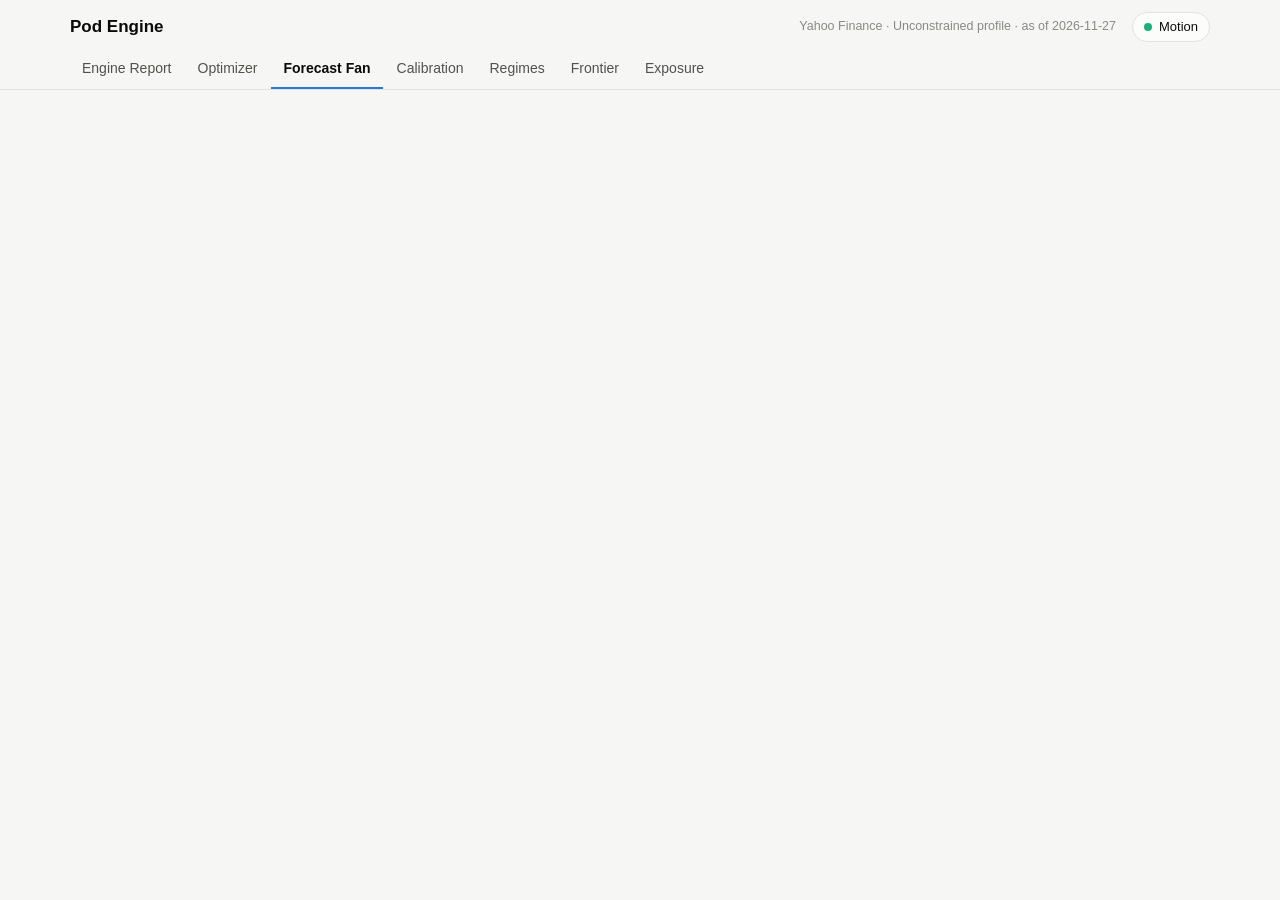
<file: index.html>
<!DOCTYPE html>
<html lang="en"><head><meta charset="utf-8"><title>Pod Engine</title>
<meta http-equiv="refresh" content="0; url=podengine/viz/">
</head><body><p><a href="podengine/viz/">Open the Pod Engine viewer</a></p></body></html>
</file>
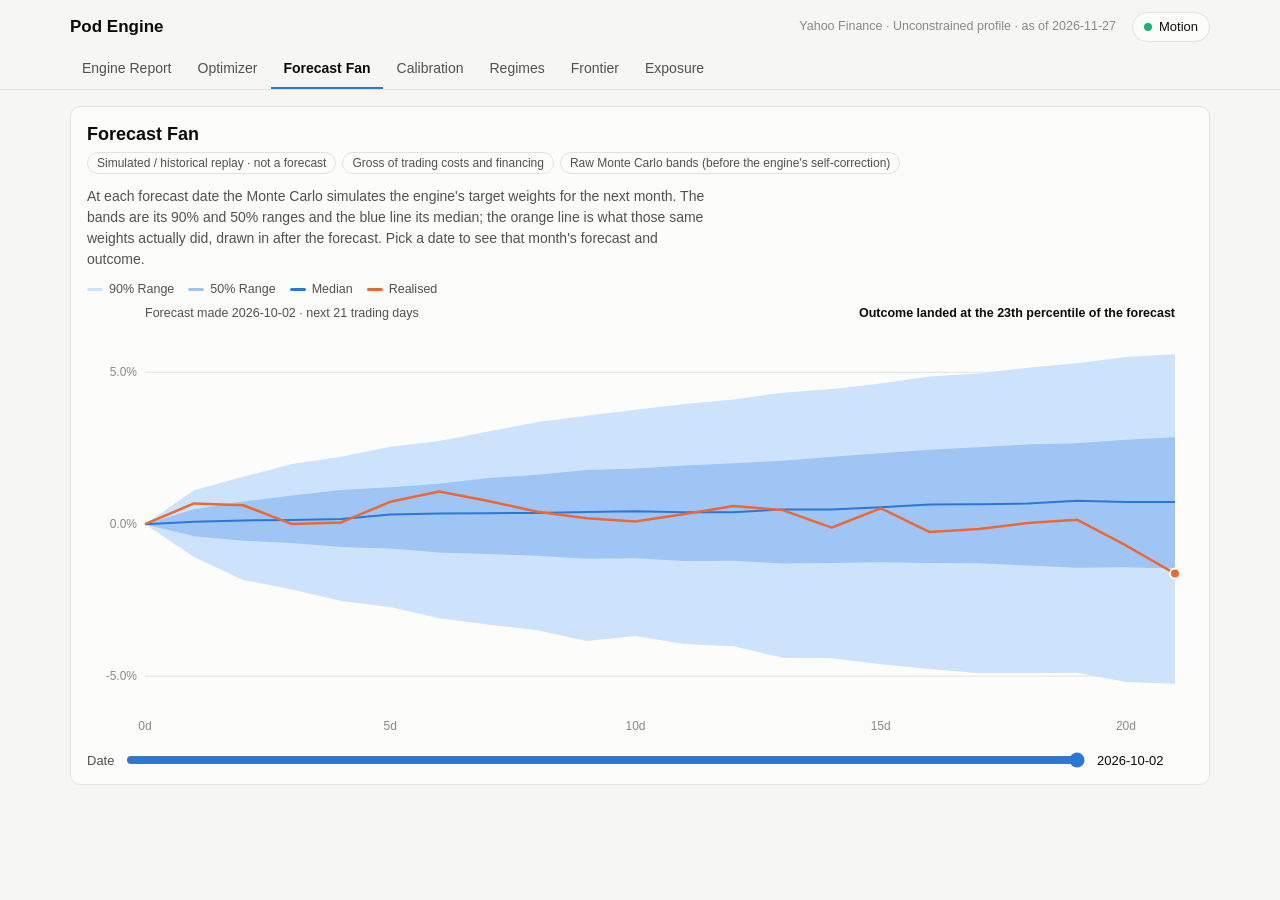
<file: podengine/viz/index.html>
<!DOCTYPE html>
<html lang="en">
<head>
<meta charset="utf-8">
<meta name="viewport" content="width=device-width,initial-scale=1">
<title>Pod Engine</title>
<script>try{var o=localStorage.getItem('motion');if(o)document.documentElement.dataset.motion=o;}catch(e){}</script>
<link rel="stylesheet" href="viz.css">
</head>
<body style="margin:0">
<div id="podviz" class="pv-root"></div>
<script>
  // Browsers do not load module scripts from file://, so this check must not be a module.
  (function () {
    if (location.protocol !== "file:") return;
    var el = document.getElementById("podviz");
    el.innerHTML = '<div class="pv-msg"><p>This page has to be served, not opened as a file ' +
      '(browsers block loading its scripts and data from file://).</p><p>Run <code>python -m podengine serve</code> ' +
      'and open the address it prints.</p></div>';
  })();
</script>
<script type="module">
  import { init } from "./js/app.js";
  init(document.getElementById("podviz"));
</script>
</body>
</html>
</file>
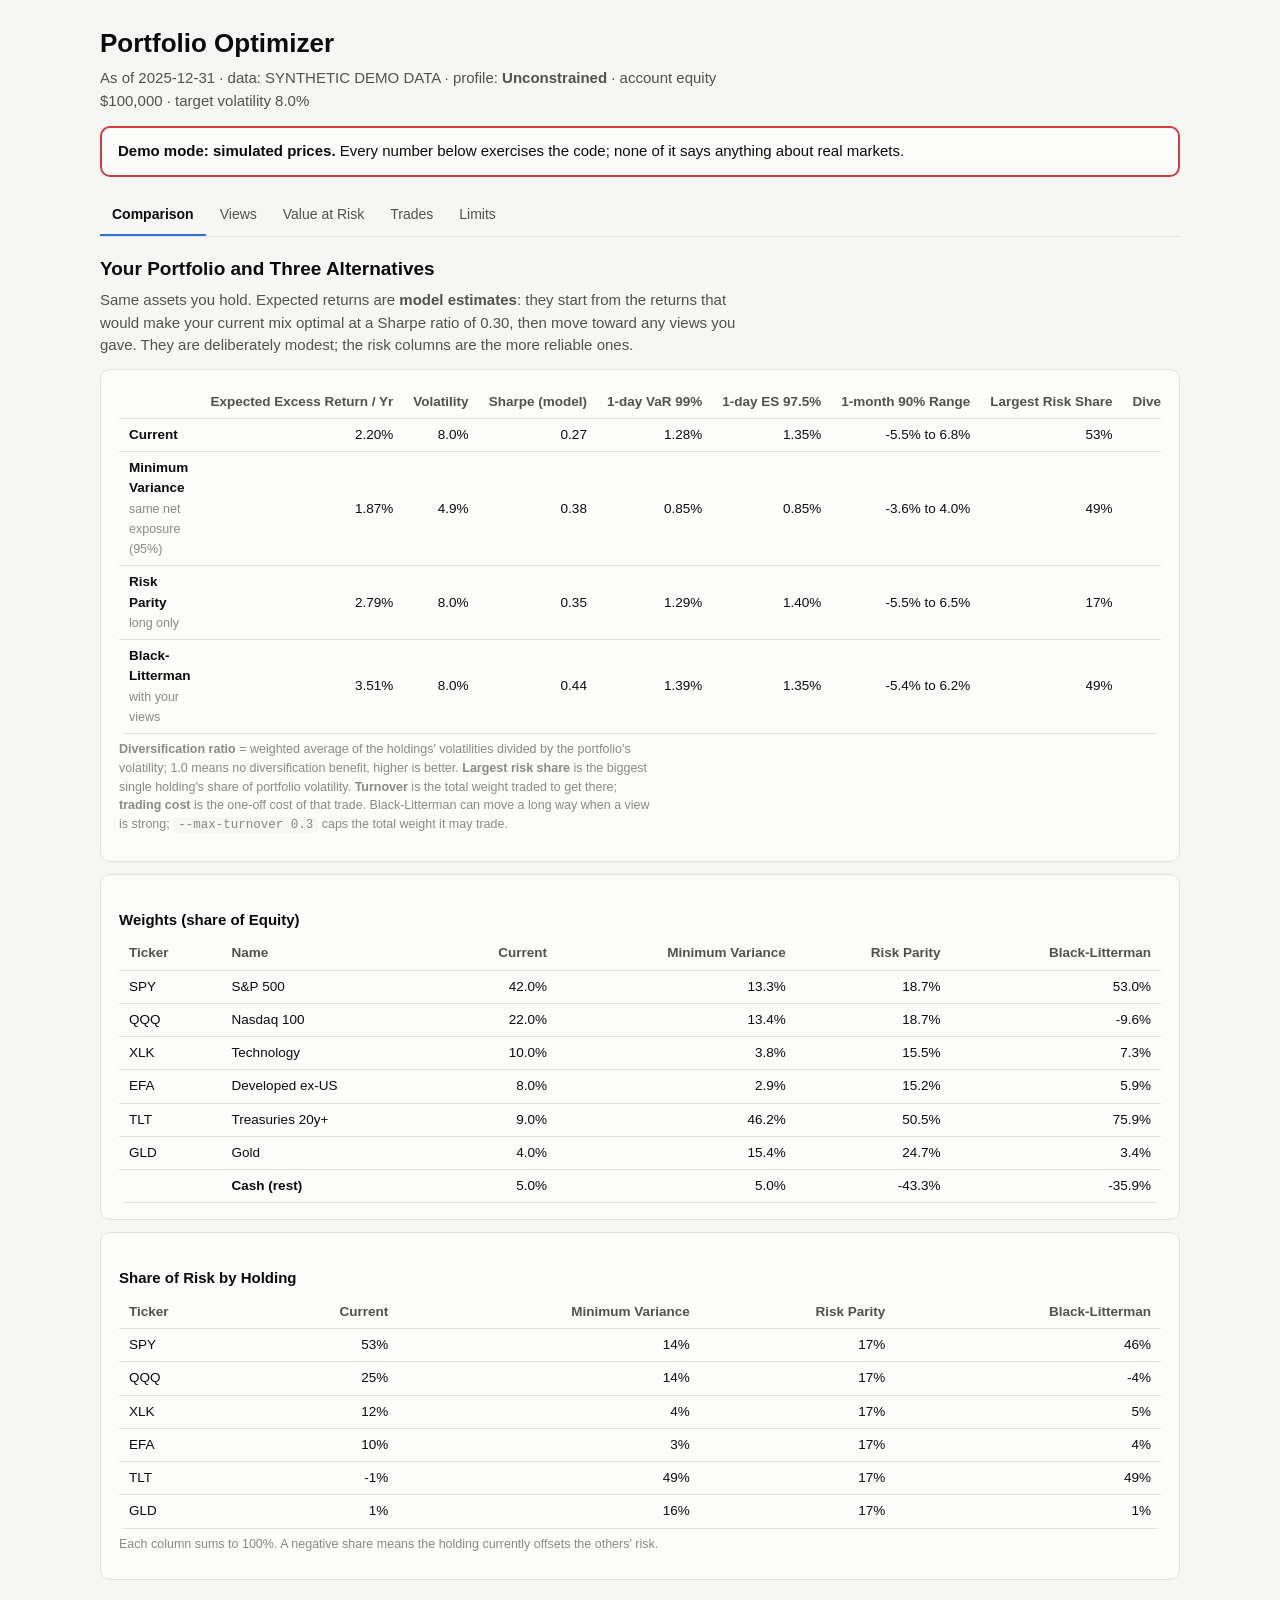
<file: podengine/docs/example_optimizer_demo.html>
<!DOCTYPE html><html lang=en><head><meta charset=utf-8><meta name=viewport content='width=device-width,initial-scale=1'><title>Portfolio optimiser 2025-12-31</title><style>
:root{color-scheme:light;--bg:#f6f6f4;--surface:#fcfcfb;--line:#e3e2de;--text:#0b0b0b;--text2:#52514e;--muted:#8a8984;
--s1:#2a78d6;--s2:#eb6834;--s3:#1baf7a;--s4:#eda100;--s5:#e87ba4;--band1:#cde2fb;--band2:#9ec5f4;
--good:#0ca30c;--warn:#fab219;--crit:#d03b3b}
@media (prefers-color-scheme:dark){:root{color-scheme:dark;--bg:#111110;--surface:#1a1a19;--line:#32322f;--text:#f0efec;
--text2:#c3c2b7;--muted:#8a8984;--s1:#3987e5;--s2:#d95926;--s3:#199e70;--s4:#c98500;--s5:#d55181;--band1:#184f95;--band2:#1c5cab}}
*{box-sizing:border-box}body{margin:0;background:var(--bg);color:var(--text);font:15px/1.5 -apple-system,BlinkMacSystemFont,"Segoe UI",Roboto,Helvetica,Arial,sans-serif}
main{max-width:1120px;margin:0 auto;padding:24px 20px 60px}
h1{font-size:26px;margin:0 0 4px}h2{font-size:19px;margin:38px 0 6px}h3{font-size:15px;margin:18px 0 6px}
p{margin:6px 0 10px;color:var(--text2);max-width:78ch}.sub{color:var(--text2);margin:0 0 14px}
.card{background:var(--surface);border:1px solid var(--line);border-radius:10px;padding:16px 18px;margin:12px 0}
.banner{background:var(--surface);border:2px solid var(--crit);border-radius:10px;padding:12px 16px;margin:14px 0;color:var(--text)}
.tiles{display:grid;grid-template-columns:repeat(auto-fit,minmax(165px,1fr));gap:10px;margin:12px 0}
.tile{background:var(--surface);border:1px solid var(--line);border-radius:10px;padding:12px 14px}
.tile .k{font-size:12px;color:var(--text2)}.tile .v{font-size:22px;font-weight:600;margin-top:2px}.tile .n{font-size:12px;color:var(--muted);margin-top:2px}
.scroll{overflow:auto;max-height:440px;border-radius:6px}table{border-collapse:collapse;width:100%;font-size:13.5px}
thead th{position:sticky;top:0;background:var(--surface);z-index:1}
.subtabs{display:flex;gap:2px;overflow-x:auto;border-bottom:1px solid var(--line);margin:18px 0 4px;position:sticky;top:0;background:var(--bg);z-index:3}
.subtab{border:0;background:none;color:var(--text2);font:inherit;font-size:14px;padding:9px 12px;border-bottom:2px solid transparent;cursor:pointer;white-space:nowrap}
.subtab[aria-selected=true]{color:var(--text);border-bottom-color:var(--s1);font-weight:600}
.subpanel[hidden]{display:none}.subpanel>h2{margin-top:18px}
th,td{padding:6px 10px;border-bottom:1px solid var(--line);text-align:right;white-space:nowrap}
th{color:var(--text2);font-weight:600}th:first-child,td:first-child{text-align:left}td.l,th.l{text-align:left;white-space:normal}
.grid2{display:grid;grid-template-columns:repeat(auto-fit,minmax(420px,1fr));gap:14px}
.chart{position:relative;width:100%}.chart svg{display:block;width:100%;height:auto}
.legend{display:flex;flex-wrap:wrap;gap:14px;font-size:12.5px;color:var(--text2);margin:2px 0 6px}
.legend i{display:inline-block;width:14px;height:3px;border-radius:2px;margin-right:6px;vertical-align:middle}
.tip{position:absolute;pointer-events:none;background:var(--surface);border:1px solid var(--line);border-radius:8px;padding:6px 9px;font-size:12px;
box-shadow:0 2px 10px rgba(0,0,0,.12);display:none;white-space:nowrap;z-index:5}
.pill{display:inline-block;border:1px solid var(--line);border-radius:999px;padding:1px 9px;font-size:12px;color:var(--text2)}
.dot{display:inline-block;width:8px;height:8px;border-radius:50%;margin-right:6px}
small,.small{font-size:12.5px;color:var(--muted)}code{font-size:12.5px;background:var(--bg);padding:1px 5px;border-radius:4px}
</style></head><body><main><h1>Portfolio Optimizer</h1><p class=sub>As of 2025-12-31 · data: SYNTHETIC DEMO DATA · profile: <b>Unconstrained</b> · account equity $100,000 · target volatility 8.0%</p><div class=banner><b>Demo mode: simulated prices.</b> Every number below exercises the code; none of it says anything about real markets.</div><nav class=subtabs role=tablist><button class=subtab role=tab aria-selected=true data-tab=t0><span class=pv-tablabel>Comparison</span></button><button class=subtab role=tab aria-selected=false data-tab=t1><span class=pv-tablabel>Views</span></button><button class=subtab role=tab aria-selected=false data-tab=t2><span class=pv-tablabel>Value at Risk</span></button><button class=subtab role=tab aria-selected=false data-tab=t3><span class=pv-tablabel>Trades</span></button><button class=subtab role=tab aria-selected=false data-tab=t4><span class=pv-tablabel>Limits</span></button></nav><section class=subpanel id=t0><h2>Your Portfolio and Three Alternatives</h2><p>Same assets you hold. Expected returns are <b>model estimates</b>: they start from the returns that would make your current mix optimal at a Sharpe ratio of 0.30, then move toward any views you gave. They are deliberately modest; the risk columns are the more reliable ones.</p><div class=card><div class=scroll><table><thead><tr><th class=l></th><th>Expected Excess Return / Yr</th><th>Volatility</th><th>Sharpe (model)</th><th>1-day VaR 99%</th><th>1-day ES 97.5%</th><th>1-month 90% Range</th><th>Largest Risk Share</th><th>Diversification Ratio</th><th>Gross</th><th>Net</th><th>Turnover</th><th>Trading Cost</th></tr></thead><tbody><tr><td class=l><b>Current</b></td><td>2.20%</td><td>8.0%</td><td>0.27</td><td>1.28%</td><td>1.35%</td><td>-5.5% to 6.8%</td><td>53%</td><td>1.33</td><td>0.95x</td><td>+0.95x</td><td>0%</td><td>0.00%</td></tr><tr><td class=l><b>Minimum Variance</b><br><span class=small>same net exposure (95%)</span></td><td>1.87%</td><td>4.9%</td><td>0.38</td><td>0.85%</td><td>0.85%</td><td>-3.6% to 4.0%</td><td>49%</td><td>1.93</td><td>0.95x</td><td>+0.95x</td><td>97%</td><td>0.03%</td></tr><tr><td class=l><b>Risk Parity</b><br><span class=small>long only</span></td><td>2.79%</td><td>8.0%</td><td>0.35</td><td>1.29%</td><td>1.40%</td><td>-5.5% to 6.5%</td><td>17%</td><td>1.91</td><td>1.43x</td><td>+1.43x</td><td>101%</td><td>0.03%</td></tr><tr><td class=l><b>Black-Litterman</b><br><span class=small>with your views</span></td><td>3.51%</td><td>8.0%</td><td>0.44</td><td>1.39%</td><td>1.35%</td><td>-5.4% to 6.2%</td><td>49%</td><td>1.91</td><td>1.55x</td><td>+1.36x</td><td>115%</td><td>0.03%</td></tr></tbody></table></div><p class=small><b>Diversification ratio</b> = weighted average of the holdings' volatilities divided by the portfolio's volatility; 1.0 means no diversification benefit, higher is better. <b>Largest risk share</b> is the biggest single holding's share of portfolio volatility. <b>Turnover</b> is the total weight traded to get there; <b>trading cost</b> is the one-off cost of that trade. Black-Litterman can move a long way when a view is strong; <code>--max-turnover 0.3</code> caps the total weight it may trade.</p></div><div class=card><h3>Weights (share of Equity)</h3><div class=scroll><table><thead><tr><th>Ticker</th><th class=l>Name</th><th>Current</th><th>Minimum Variance</th><th>Risk Parity</th><th>Black-Litterman</th></tr></thead><tbody><tr><td>SPY</td><td class=l>S&amp;P 500</td><td>42.0%</td><td>13.3%</td><td>18.7%</td><td>53.0%</td></tr><tr><td>QQQ</td><td class=l>Nasdaq 100</td><td>22.0%</td><td>13.4%</td><td>18.7%</td><td>-9.6%</td></tr><tr><td>XLK</td><td class=l>Technology</td><td>10.0%</td><td>3.8%</td><td>15.5%</td><td>7.3%</td></tr><tr><td>EFA</td><td class=l>Developed ex-US</td><td>8.0%</td><td>2.9%</td><td>15.2%</td><td>5.9%</td></tr><tr><td>TLT</td><td class=l>Treasuries 20y+</td><td>9.0%</td><td>46.2%</td><td>50.5%</td><td>75.9%</td></tr><tr><td>GLD</td><td class=l>Gold</td><td>4.0%</td><td>15.4%</td><td>24.7%</td><td>3.4%</td></tr><tr><td></td><td class=l><b>Cash (rest)</b></td><td>5.0%</td><td>5.0%</td><td>-43.3%</td><td>-35.9%</td></tr></tbody></table></div></div><div class=card><h3>Share of Risk by Holding</h3><div class=scroll><table><thead><tr><th>Ticker</th><th>Current</th><th>Minimum Variance</th><th>Risk Parity</th><th>Black-Litterman</th></tr></thead><tbody><tr><td>SPY</td><td>53%</td><td>14%</td><td>17%</td><td>46%</td></tr><tr><td>QQQ</td><td>25%</td><td>14%</td><td>17%</td><td>-4%</td></tr><tr><td>XLK</td><td>12%</td><td>4%</td><td>17%</td><td>5%</td></tr><tr><td>EFA</td><td>10%</td><td>3%</td><td>17%</td><td>4%</td></tr><tr><td>TLT</td><td>-1%</td><td>49%</td><td>17%</td><td>49%</td></tr><tr><td>GLD</td><td>1%</td><td>16%</td><td>17%</td><td>1%</td></tr></tbody></table></div><p class=small>Each column sums to 100%. A negative share means the holding currently offsets the others' risk.</p></div></section><section class=subpanel id=t1 hidden><h2>Expected Returns and Your Views</h2><div class=grid2><div class=card><h3>Per Holding</h3><div class=scroll><table><thead><tr><th>Ticker</th><th>Starting Point</th><th>After Views</th></tr></thead><tbody><tr><td>SPY</td><td>3.05%</td><td>3.04%</td></tr><tr><td>QQQ</td><td>2.69%</td><td>1.36%</td></tr><tr><td>XLK</td><td>3.01%</td><td>2.20%</td></tr><tr><td>EFA</td><td>3.03%</td><td>2.19%</td></tr><tr><td>TLT</td><td>-0.34%</td><td>2.27%</td></tr><tr><td>GLD</td><td>0.62%</td><td>0.59%</td></tr></tbody></table></div><p class=small>Starting point: implied by your current portfolio. Holdings that hedge the rest of the portfolio come out with low or negative starting returns; that is what makes holding them optimal, not a forecast that they will fall.</p></div><div class=card><h3>Your Views</h3><div class=scroll><table><thead><tr><th class=l>View</th><th>You Said</th><th>Confidence</th><th>Before</th><th>Blended</th></tr></thead><tbody><tr><td class=l>Long bonds beat cash by 4%</td><td>4.00%</td><td>60%</td><td>-0.34%</td><td>2.27%</td></tr><tr><td class=l>Nasdaq lags the S&amp;P by 3%</td><td>-3.00%</td><td>50%</td><td>-0.36%</td><td>-1.68%</td></tr></tbody></table></div><p class=small>Blended = what the optimiser used. With confidence 50% a view gets the same weight as the starting point (τ = 0.05). Views can also shift assets they don't name, through correlations.</p></div></div></section><section class=subpanel id=t2 hidden><h2>Value at Risk of Your Current Portfolio</h2><div class=card><div class=scroll><table><thead><tr><th>Method</th><th>1-day VaR 95%</th><th>1-day VaR 99%</th><th>1-day ES 97.5%</th><th>10-day VaR 99%</th><th>10-day ES 97.5%</th></tr></thead><tbody><tr><td>Normal (bell curve)</td><td>0.83%</td><td>1.18%</td><td>1.18%</td><td>3.72%</td><td>3.74%</td></tr><tr><td>Filtered historical</td><td>0.78%</td><td>1.28%</td><td>1.35%</td><td>–</td><td>–</td></tr><tr><td>Regime Monte Carlo</td><td>0.83%</td><td>1.28%</td><td>1.26%</td><td>6.39%</td><td>6.73%</td></tr></tbody></table></div><h3>Who Contributes to ES</h3><div class=chart id=c_oces></div><p class=small>The bars sum to the total ES of 1.35% (filtered historical, 97.5%).</p></div><div class=card><h3>Would This Risk Model Have Been Right for Your Portfolio?</h3><p>Your current weights were held constant over history (rebalanced daily) and each day's 1-day VaR was compared with the result. Forecasts for each day used only data up to the previous close: 5,229 days, 2005-12-16 to 2025-12-31.</p><div class=scroll><table><thead><tr><th>Method</th><th>Level</th><th>Breaches / Expected</th><th>Breach Rate</th><th>Kupiec P</th><th>Christoffersen P</th><th>Combined P</th><th>Basel Light, Last 250 Days</th></tr></thead><tbody><tr><td>Normal (bell curve)</td><td>95%</td><td>197 / 261</td><td>3.77%</td><td><0.001 <b>✗</b></td><td>0.871</td><td><0.001 <b>✗</b></td><td></td></tr><tr><td></td><td>99%</td><td>73 / 52</td><td>1.40%</td><td>0.007 <b>✗</b></td><td>0.150</td><td>0.009 <b>✗</b></td><td><span class=dot style='background:var(--good)'></span>green (4)</td></tr><tr><td>Filtered historical</td><td>95%</td><td>261 / 261</td><td>4.99%</td><td>0.977</td><td>0.761</td><td>0.954</td><td></td></tr><tr><td></td><td>99%</td><td>57 / 52</td><td>1.09%</td><td>0.519</td><td>0.262</td><td>0.433</td><td><span class=dot style='background:var(--good)'></span>green (2)</td></tr><tr><td>Filtered historical, self-corrected</td><td>95%</td><td>259 / 261</td><td>4.95%</td><td>0.876</td><td>0.961</td><td>0.987</td><td></td></tr><tr><td></td><td>99%</td><td>53 / 52</td><td>1.01%</td><td>0.922</td><td>0.568</td><td>0.846</td><td><span class=dot style='background:var(--good)'></span>green (3)</td></tr></tbody></table></div><p class=small><b>Reading the tests.</b> A p-value under 0.05 (marked ✗) rejects the model. Kupiec asks whether breaches happen as often as stated. Christoffersen asks whether they bunch together, which means the model reacts too slowly. The Basel light counts 99% breaches in the last 250 days: 0-4 green, 5-9 yellow, 10 or more red. The self-corrected line adjusts its quantile after every breach, so it should pass the frequency test by design; the clustering test is the real check on it.</p><p><b>Expected Shortfall test</b> (Acerbi-Székely Z2, filtered historical, 97.5%): Z2 = -0.027, p = 0.398. On the 133 days that broke the 97.5% VaR, the forecast ES averaged 3.18% and the actual loss averaged 3.27%. Z2 near 0 means the ES was right on average; clearly negative means tail losses were larger than forecast. The p-value is computed by simulating from the model's own daily scenarios.</p></div></section><section class=subpanel id=t3 hidden><h2>Trades to Reach the Black-Litterman Portfolio</h2><div class=card><div class=scroll><table><thead><tr><th>Ticker</th><th>Current Weight</th><th>Target Weight</th><th>Price</th><th>Current Shares</th><th>Target Shares</th><th>Trade</th></tr></thead><tbody><tr><td>SPY</td><td>42.0%</td><td>53.0%</td><td>144.83</td><td>290</td><td>366</td><td>+76</td></tr><tr><td>QQQ</td><td>22.0%</td><td>-9.6%</td><td>141.87</td><td>155</td><td>-67</td><td>-222</td></tr><tr><td>XLK</td><td>10.0%</td><td>7.3%</td><td>114.24</td><td>88</td><td>64</td><td>-24</td></tr><tr><td>EFA</td><td>8.0%</td><td>5.9%</td><td>142.85</td><td>56</td><td>41</td><td>-15</td></tr><tr><td>TLT</td><td>9.0%</td><td>75.9%</td><td>57.12</td><td>158</td><td>1,328</td><td>+1,170</td></tr><tr><td>GLD</td><td>4.0%</td><td>3.4%</td><td>124.28</td><td>32</td><td>28</td><td>-4</td></tr></tbody></table></div><p class=small>The other alternatives' trades are in <code>optimizer_trades.csv</code>.</p></div></section><section class=subpanel id=t4 hidden><h2>Limits</h2><div class=card><p>The optimiser only rearranges what you hold (plus anything added with <code>--add</code>). It uses a 1-month risk forecast, so it is not built for intraday trading. Options positions are not supported, because their payoffs are not linear in the underlying price. Expected returns are estimates with wide error bars: treat the Black-Litterman column as 'what my views imply', not as a forecast. This is a research tool, not investment advice.</p></div></section></main><script>
const NS='http://www.w3.org/2000/svg';
function el(t,a,p){const e=document.createElementNS(NS,t);for(const k in a)e.setAttribute(k,a[k]);if(p)p.appendChild(e);return e}
function fmt(v,f){if(v==null||isNaN(v))return '–';if(f==='pct')return (v*100).toFixed(1)+'%';if(f==='mult')return v.toFixed(2)+'x';return v.toFixed(2)}
function ticks(lo,hi,n){const st=Math.pow(10,Math.floor(Math.log10((hi-lo)/n)));const e=(hi-lo)/n/st;const s=st*(e>5?10:e>2?5:e>1?2:1);const o=[];for(let v=Math.ceil(lo/s)*s;v<=hi+1e-9;v+=s)o.push(v);return o}
function lineChart(id,d){const box=document.getElementById(id);if(!box)return;const W=1000,H=d.h||340,m={l:56,r:d.labels===false?16:120,t:10,b:26};
 const svg=el('svg',{viewBox:`0 0 ${W} ${H}`,role:'img'},box);const n=d.x.length;const tr=v=>d.log?Math.log(v):v;
 let lo=Infinity,hi=-Infinity;const all=[...d.series];if(d.bands)d.bands.forEach(b=>{all.push({y:b.lo});all.push({y:b.hi})});
 all.forEach(s=>s.y.forEach(v=>{if(v!=null&&isFinite(v)){lo=Math.min(lo,tr(v));hi=Math.max(hi,tr(v))}}));const pad=(hi-lo)*0.05||1;lo-=pad;hi+=pad;
 const X=i=>m.l+(W-m.l-m.r)*i/(n-1),Y=v=>m.t+(H-m.t-m.b)*(1-(tr(v)-lo)/(hi-lo));
 let tk=d.log?[0.25,0.5,1,2,4,8,16,32,64,128].filter(v=>Math.log(v)>=lo&&Math.log(v)<=hi):ticks(lo,hi,5);
 tk.forEach(v=>{el('line',{x1:m.l,x2:W-m.r,y1:Y(v),y2:Y(v),stroke:'var(--line)','stroke-width':1},svg);
  const t=el('text',{x:m.l-8,y:Y(v)+4,'text-anchor':'end','font-size':12,fill:'var(--muted)'},svg);t.textContent=fmt(v,d.fmt)});
 const step=Math.max(1,Math.floor(n/6));for(let i=0;i<n;i+=step){const t=el('text',{x:X(i),y:H-6,'text-anchor':'middle','font-size':12,fill:'var(--muted)'},svg);t.textContent=d.xshort?d.xshort[i]:d.x[i]}
 if(d.bands)d.bands.forEach(b=>{let p='';b.hi.forEach((v,i)=>p+=(i?'L':'M')+X(i)+' '+Y(v));for(let i=n-1;i>=0;i--)p+='L'+X(i)+' '+Y(b.lo[i]);el('path',{d:p+'Z',fill:b.color,opacity:.75},svg)});
 const ends=[];d.series.forEach(s=>{let p='',pen=false;s.y.forEach((v,i)=>{if(v==null||!isFinite(v)){pen=false;return}p+=(pen?'L':'M')+X(i).toFixed(1)+' '+Y(v).toFixed(1);pen=true});
  el('path',{d:p,fill:'none',stroke:s.color,'stroke-width':2,'stroke-linejoin':'round'},svg);let j=n-1;while(j>0&&(s.y[j]==null))j--;ends.push({name:s.name,y:Y(s.y[j]),color:s.color})});
 if(d.labels!==false&&d.series.length<=5){ends.sort((a,b)=>a.y-b.y);for(let i=1;i<ends.length;i++)if(ends[i].y-ends[i-1].y<15)ends[i].y=ends[i-1].y+15;
  ends.forEach(e=>{el('circle',{cx:W-m.r+7,cy:e.y,r:4,fill:e.color},svg);const t=el('text',{x:W-m.r+15,y:e.y+4,'font-size':12,fill:'var(--text2)'},svg);t.textContent=e.name})}
 const cross=el('line',{y1:m.t,y2:H-m.b,stroke:'var(--muted)','stroke-width':1,visibility:'hidden'},svg);const tip=document.createElement('div');tip.className='tip';box.appendChild(tip);
 svg.addEventListener('mousemove',ev=>{const r=svg.getBoundingClientRect();const px=(ev.clientX-r.left)/r.width*W;let i=Math.round((px-m.l)/(W-m.l-m.r)*(n-1));i=Math.max(0,Math.min(n-1,i));
  cross.setAttribute('x1',X(i));cross.setAttribute('x2',X(i));cross.setAttribute('visibility','visible');
  let h='<b>'+d.x[i]+'</b>';d.series.forEach(s=>{h+='<br><span class="dot" style="background:'+s.color+'"></span>'+s.name+': '+fmt(s.y[i],d.fmt)});
  if(d.bands)d.bands.forEach(b=>{h+='<br>'+b.name+': '+fmt(b.lo[i],d.fmt)+' to '+fmt(b.hi[i],d.fmt)});
  tip.innerHTML=h;tip.style.display='block';const left=(X(i)/W*r.width);tip.style.left=(left>r.width*0.6?left-tip.offsetWidth-12:left+12)+'px';tip.style.top='10px'});
 svg.addEventListener('mouseleave',()=>{cross.setAttribute('visibility','hidden');tip.style.display='none'})}
document.addEventListener("click",e=>{const b=e.target.closest(".subtab");if(!b)return;
 document.querySelectorAll(".subtab").forEach(x=>x.setAttribute("aria-selected",x===b?"true":"false"));
 document.querySelectorAll(".subpanel").forEach(p=>p.hidden=p.id!==b.dataset.tab);window.scrollTo(0,0)});
function barChart(id,d){const box=document.getElementById(id);if(!box)return;const W=500,rh=26,m={l:d.left||130,r:60,t:4,b:4},H=m.t+m.b+rh*d.labels.length;
 const svg=el('svg',{viewBox:`0 0 ${W} ${H}`,role:'img',style:'max-width:560px'},box);const mx=Math.max(...d.values.map(Math.abs),1e-9),neg=Math.min(...d.values)<0;
 const x0=neg?m.l+(W-m.l-m.r)/2:m.l,sc=(neg?(W-m.l-m.r)/2:(W-m.l-m.r))/mx;el('line',{x1:x0,x2:x0,y1:m.t,y2:H-m.b,stroke:'var(--line)'},svg);
 const tip=document.createElement('div');tip.className='tip';box.appendChild(tip);
 d.labels.forEach((lb,i)=>{const v=d.values[i],y=m.t+i*rh,w=Math.abs(v)*sc;const t=el('text',{x:m.l-8,y:y+rh/2+4,'text-anchor':'end','font-size':12,fill:'var(--text2)'},svg);t.textContent=lb;
  const b=el('rect',{x:v<0?x0-w:x0,y:y+5,width:Math.max(w,1),height:rh-10,rx:3,fill:d.color||'var(--s1)'},svg);
  const tv=el('text',{x:v<0?x0-w-6:x0+w+6,y:y+rh/2+4,'text-anchor':v<0?'end':'start','font-size':12,fill:'var(--text)'},svg);tv.textContent=fmt(v,d.fmt);
  const hit=el('rect',{x:0,y:y,width:W,height:rh,fill:'transparent'},svg);hit.addEventListener('mousemove',()=>{tip.innerHTML='<b>'+lb+'</b>: '+fmt(v,d.fmt);tip.style.display='block';tip.style.left='40%';tip.style.top=(y/H*100)+'%'});
  hit.addEventListener('mouseleave',()=>tip.style.display='none')})}

barChart("c_oces",{"labels": ["SPY", "QQQ", "XLK", "EFA", "GLD", "TLT"], "values": [0.00664, 0.00337, 0.0017, 0.00166, 0.00017, -7e-05], "fmt": "pct", "left": 70});</script></body></html>
</file>
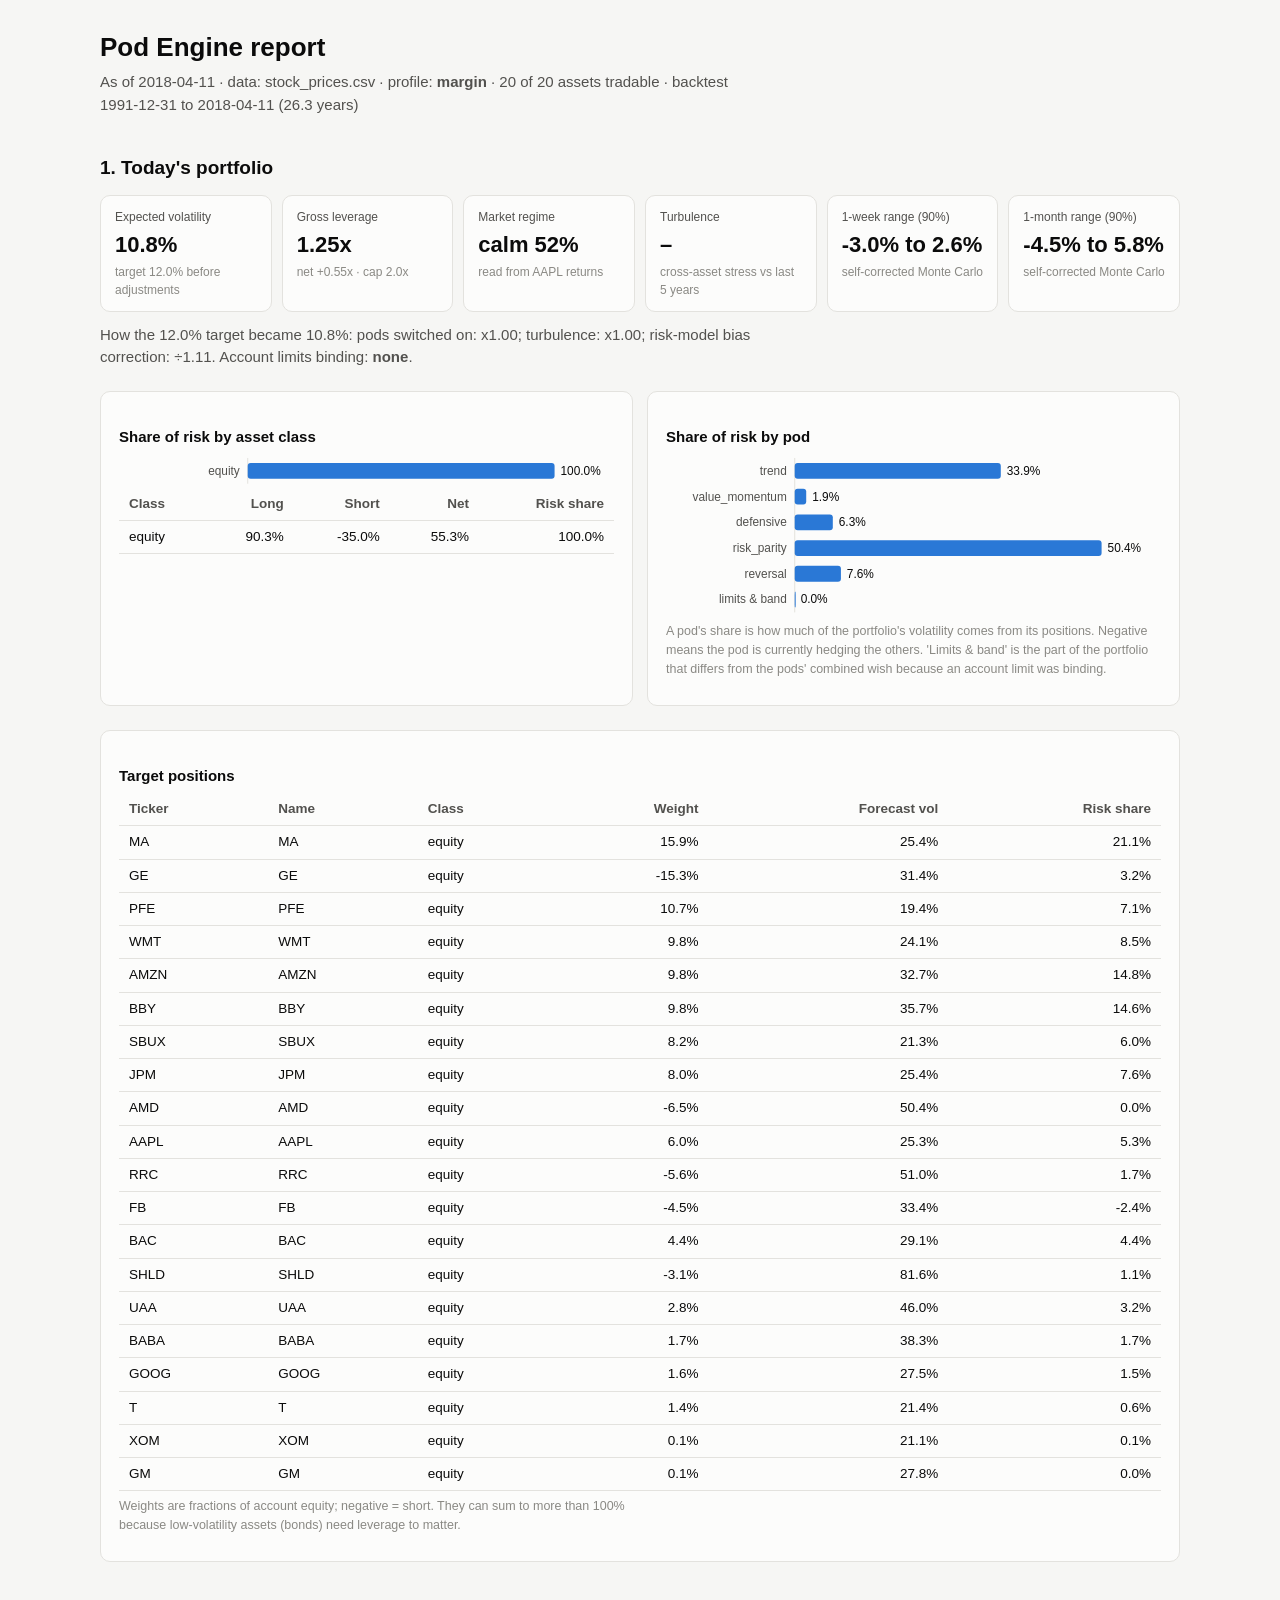
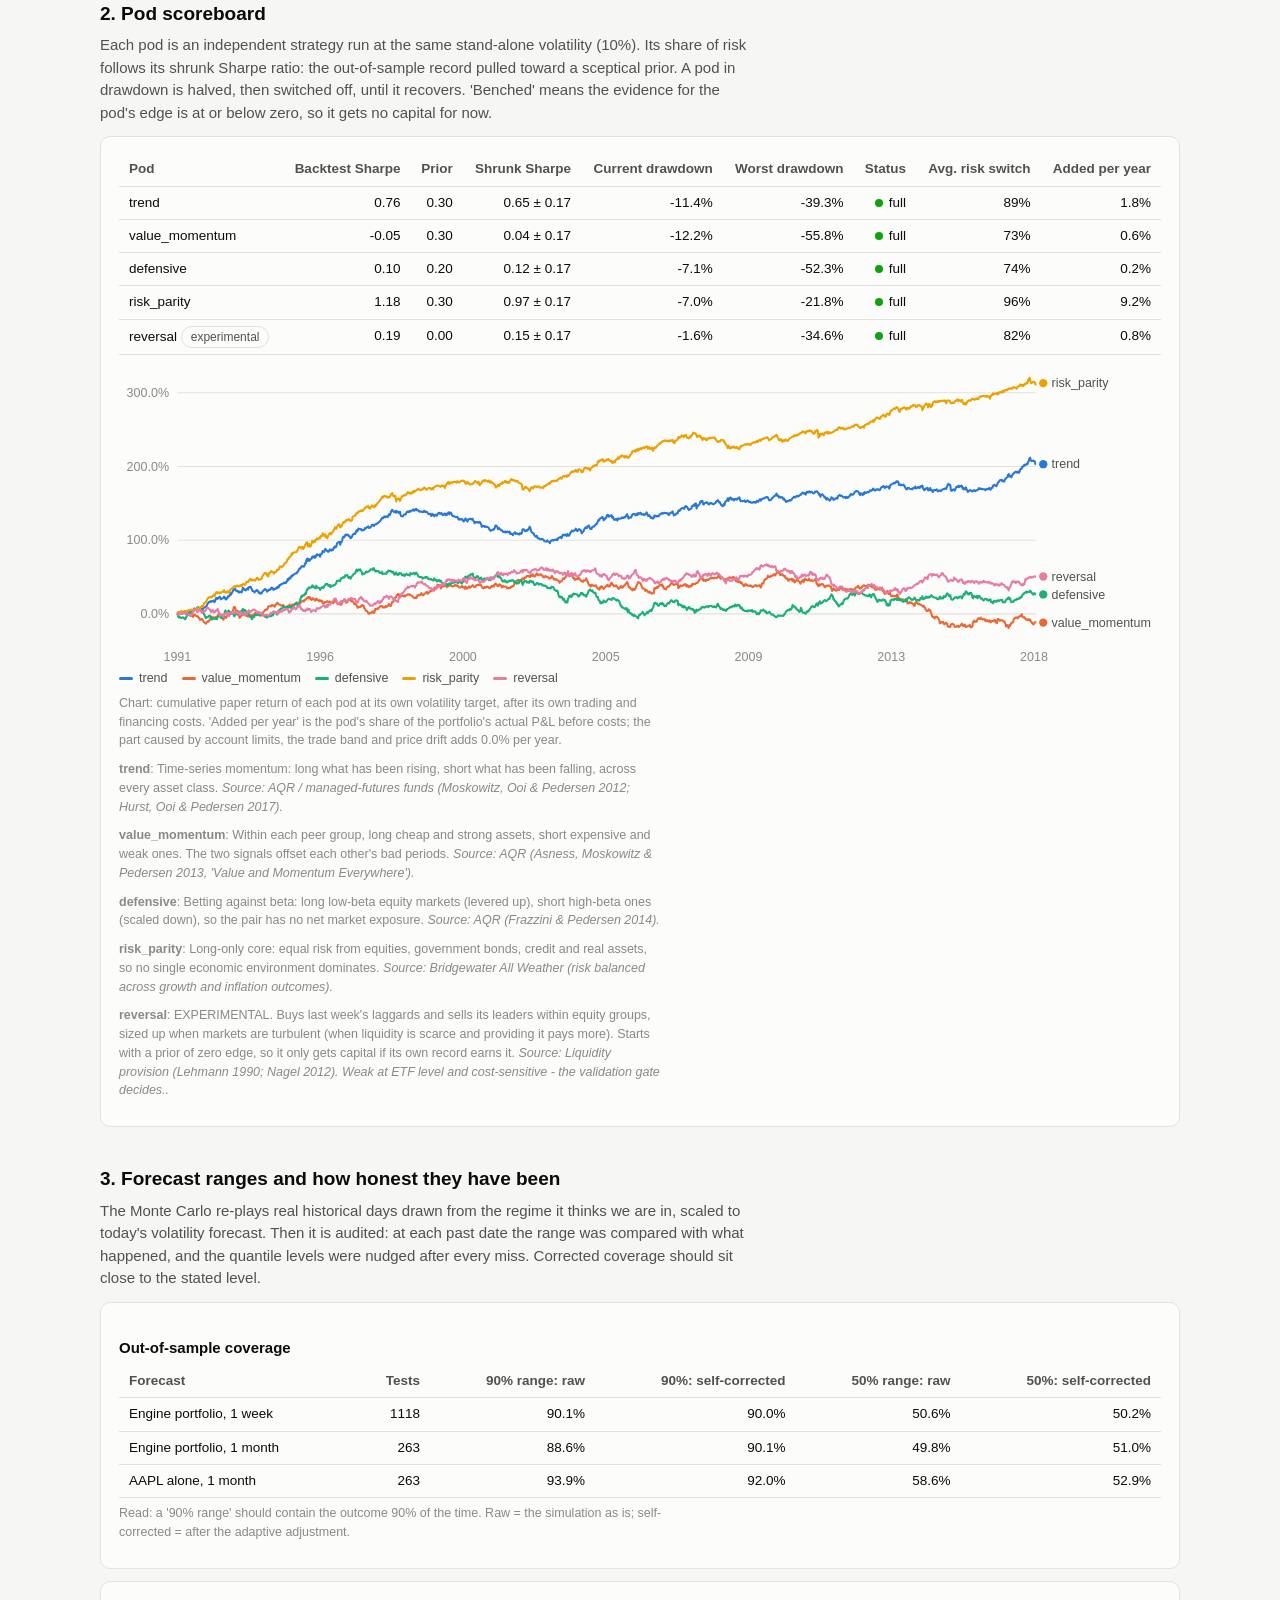
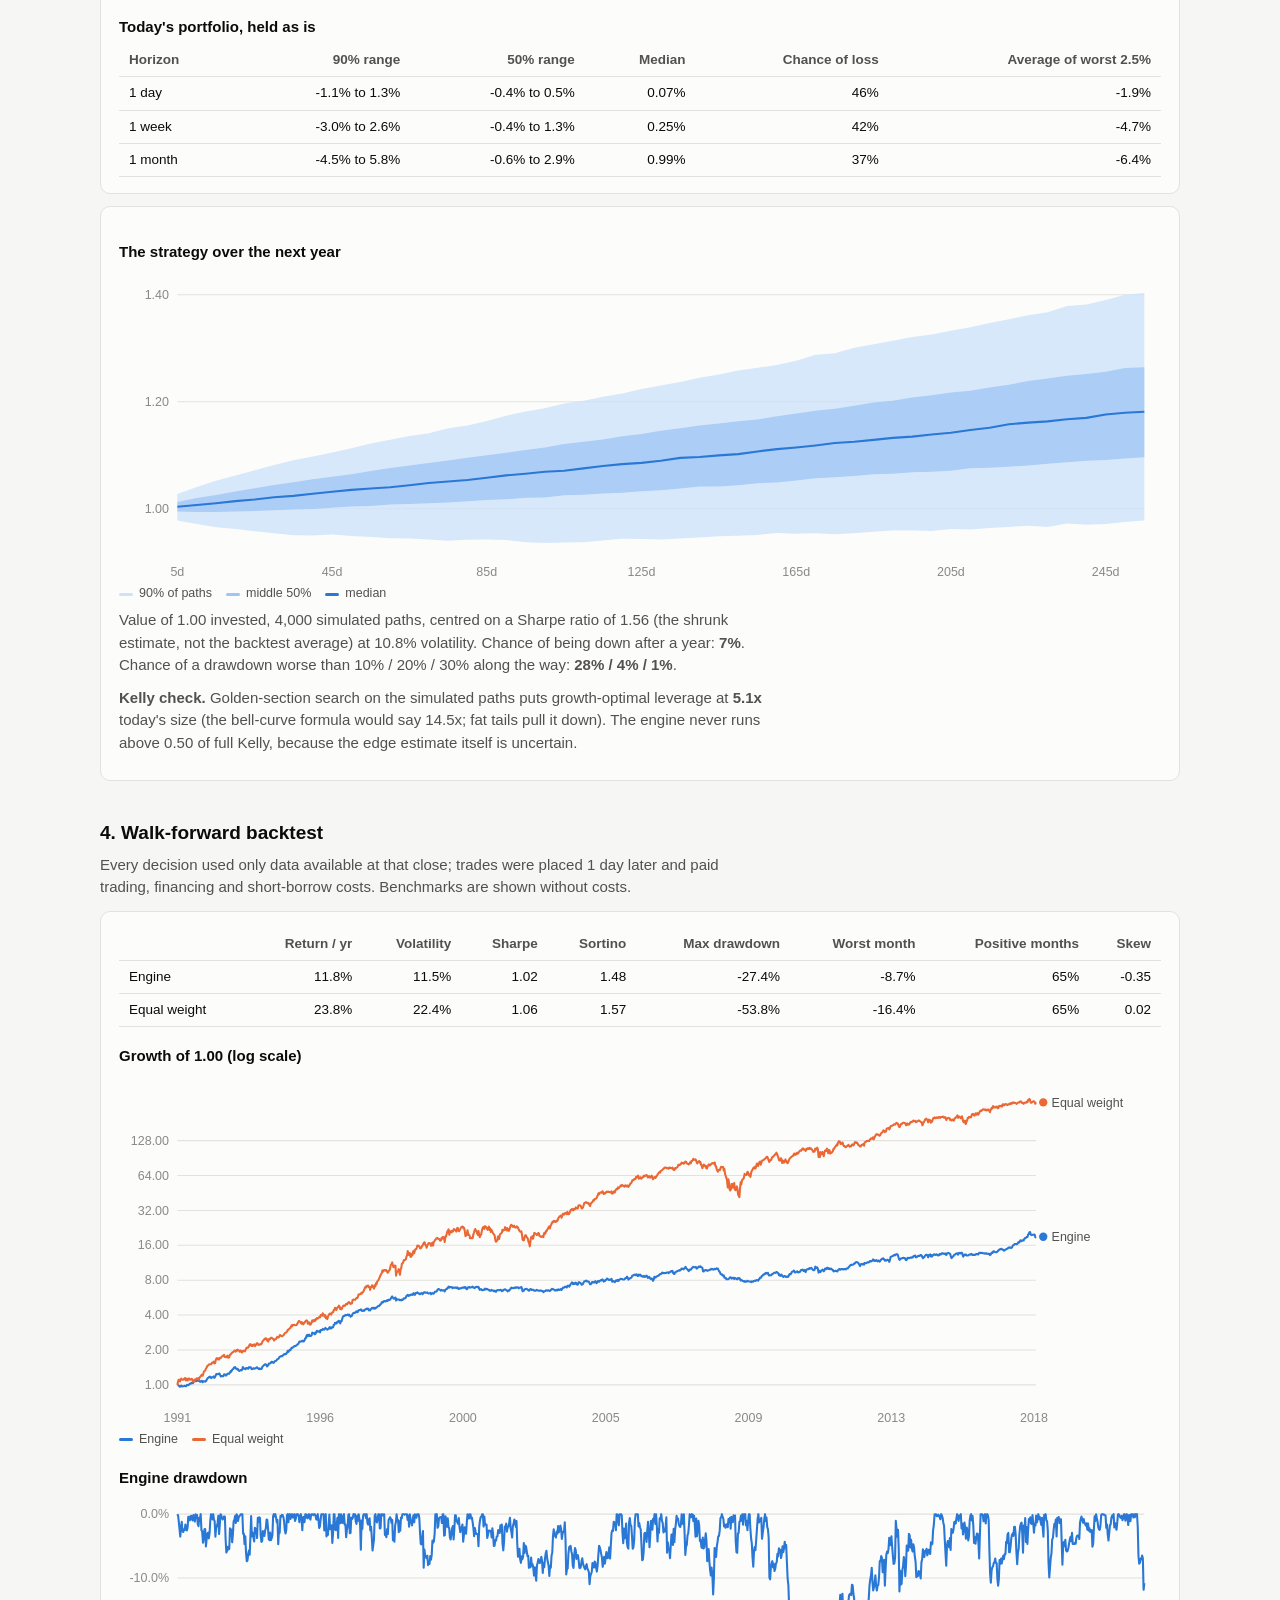
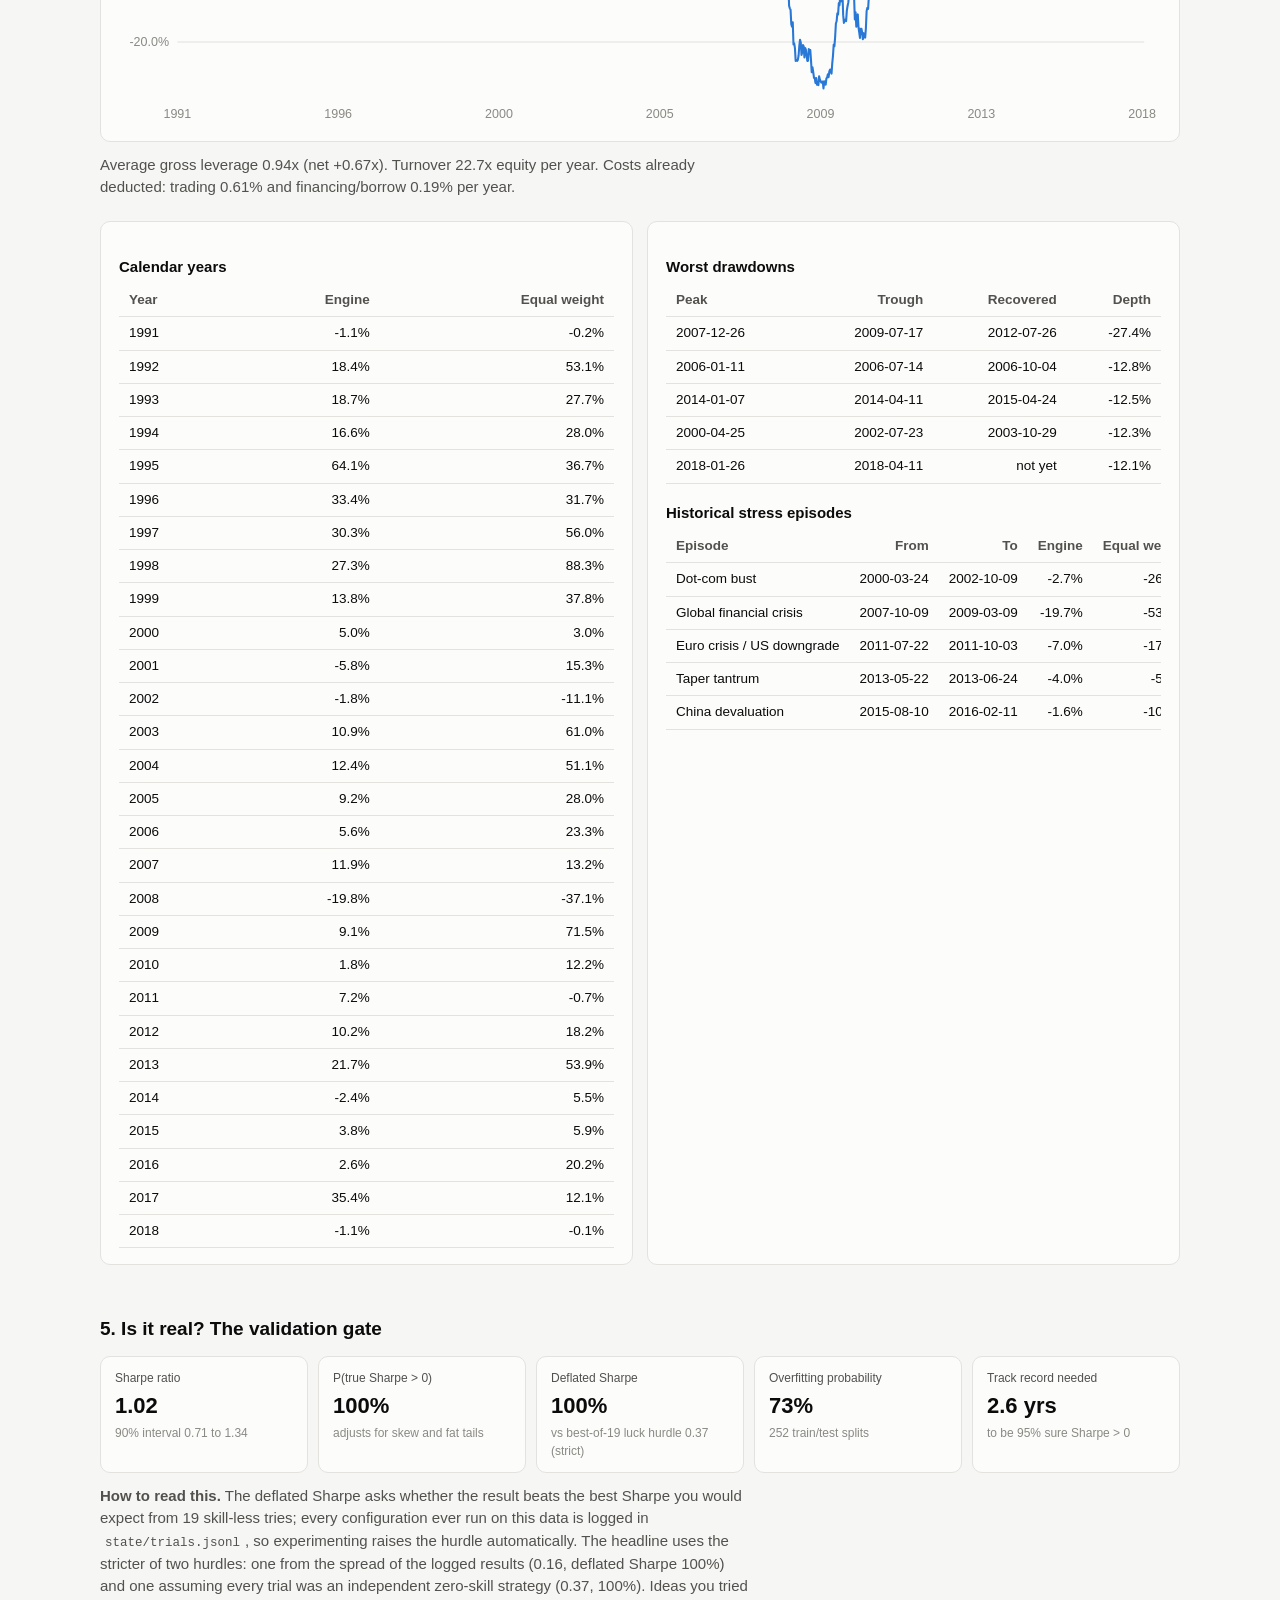
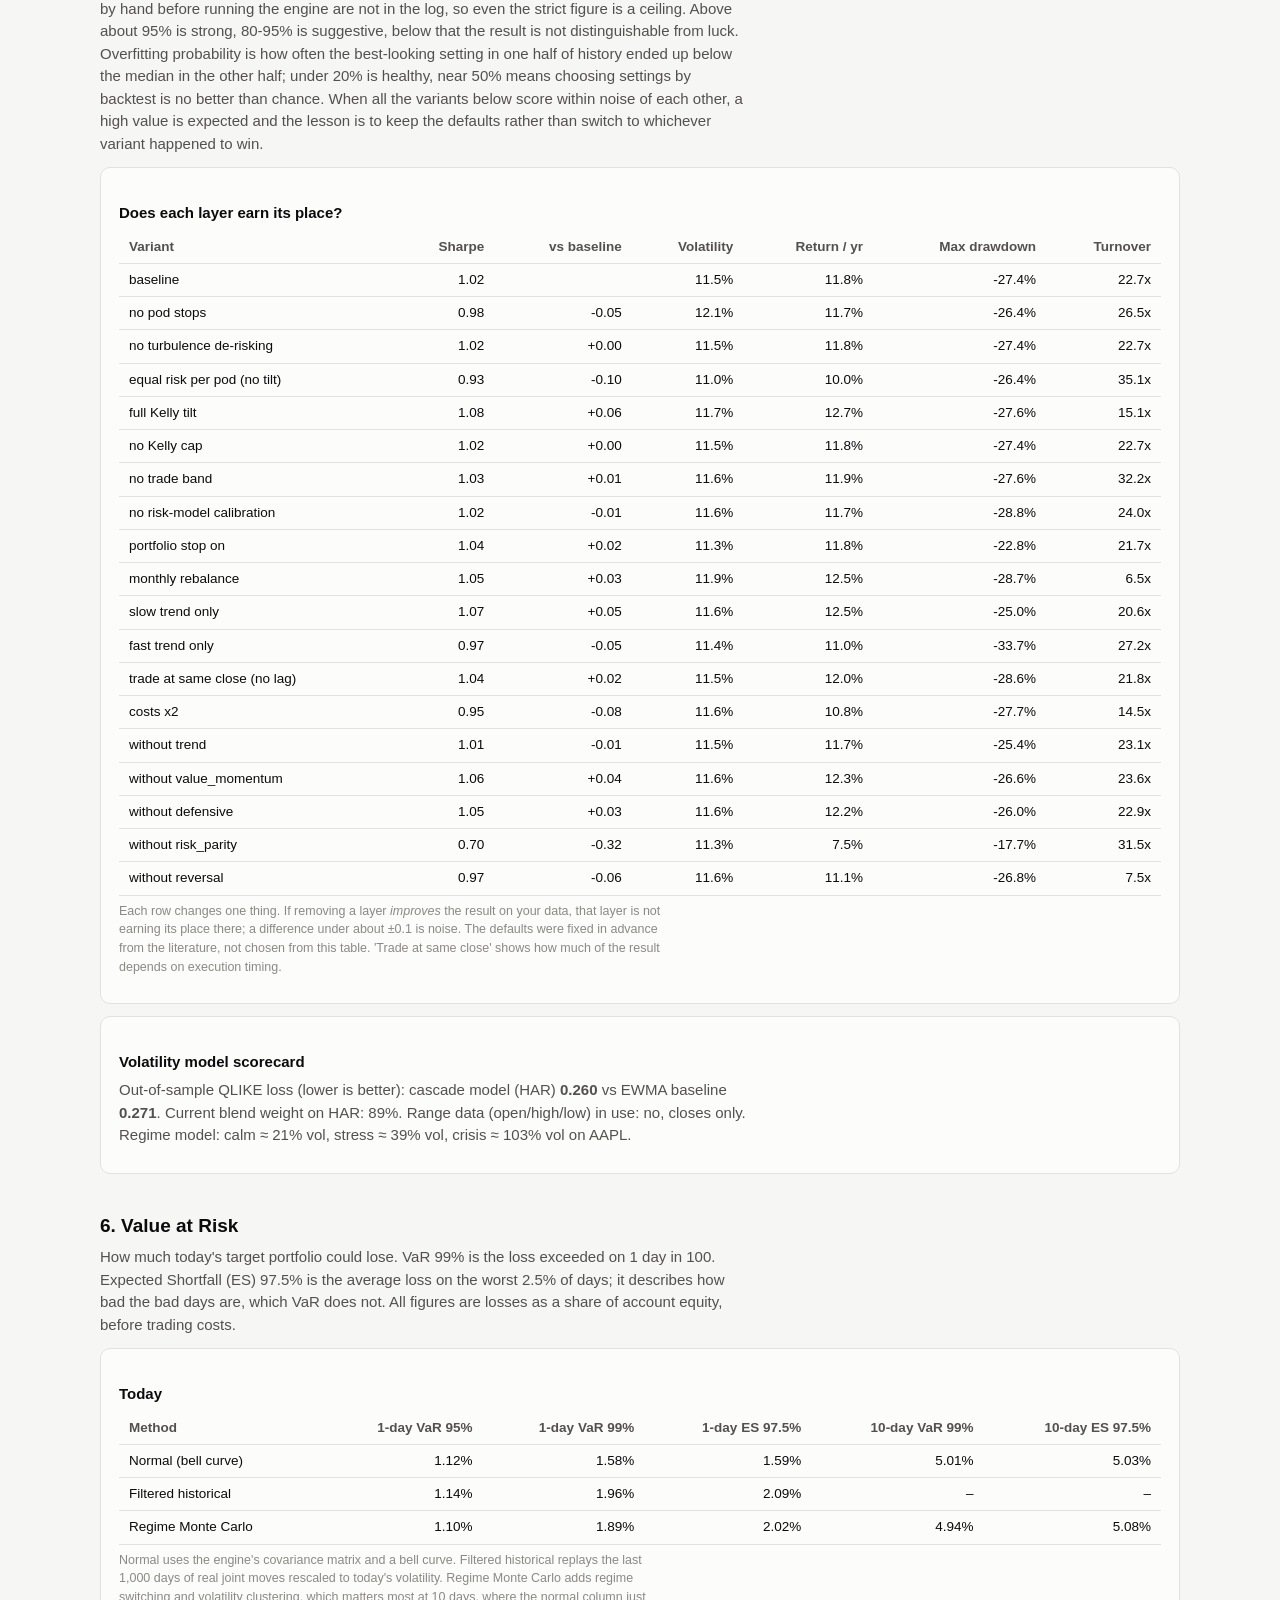
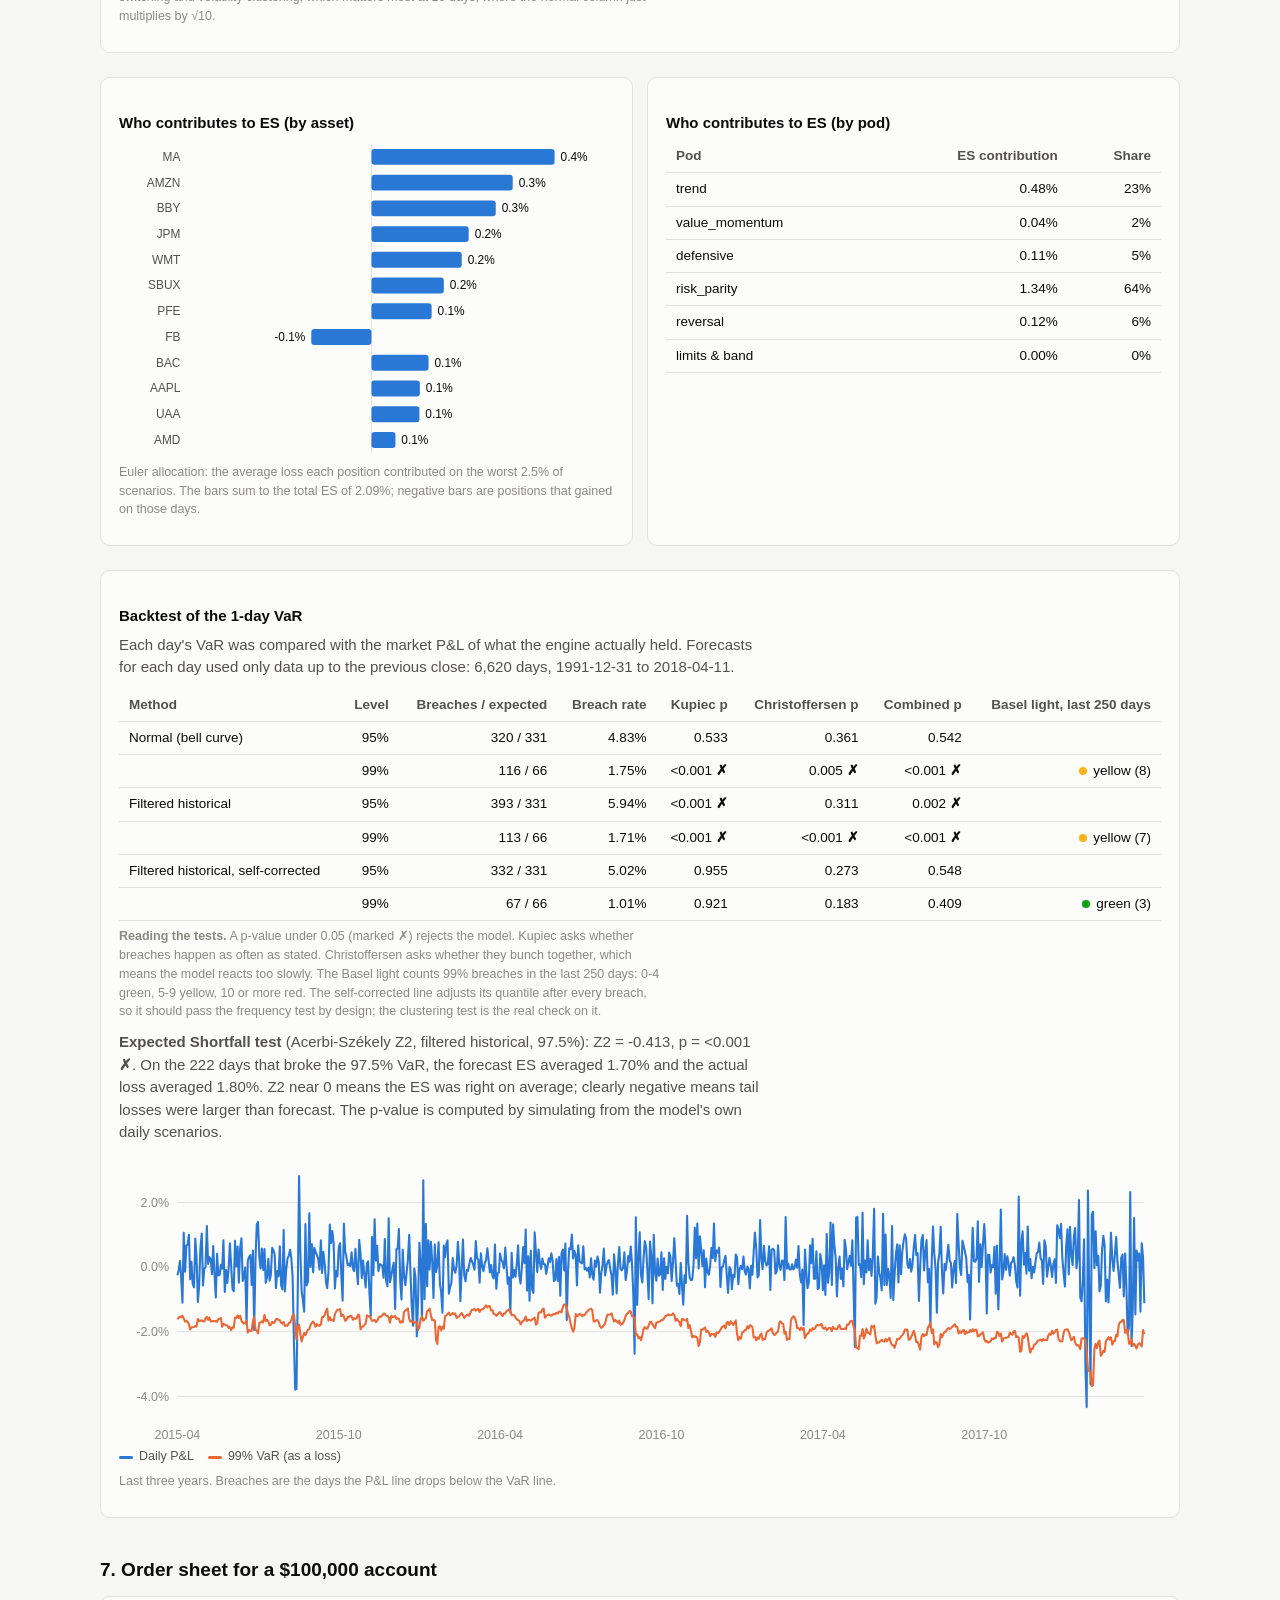
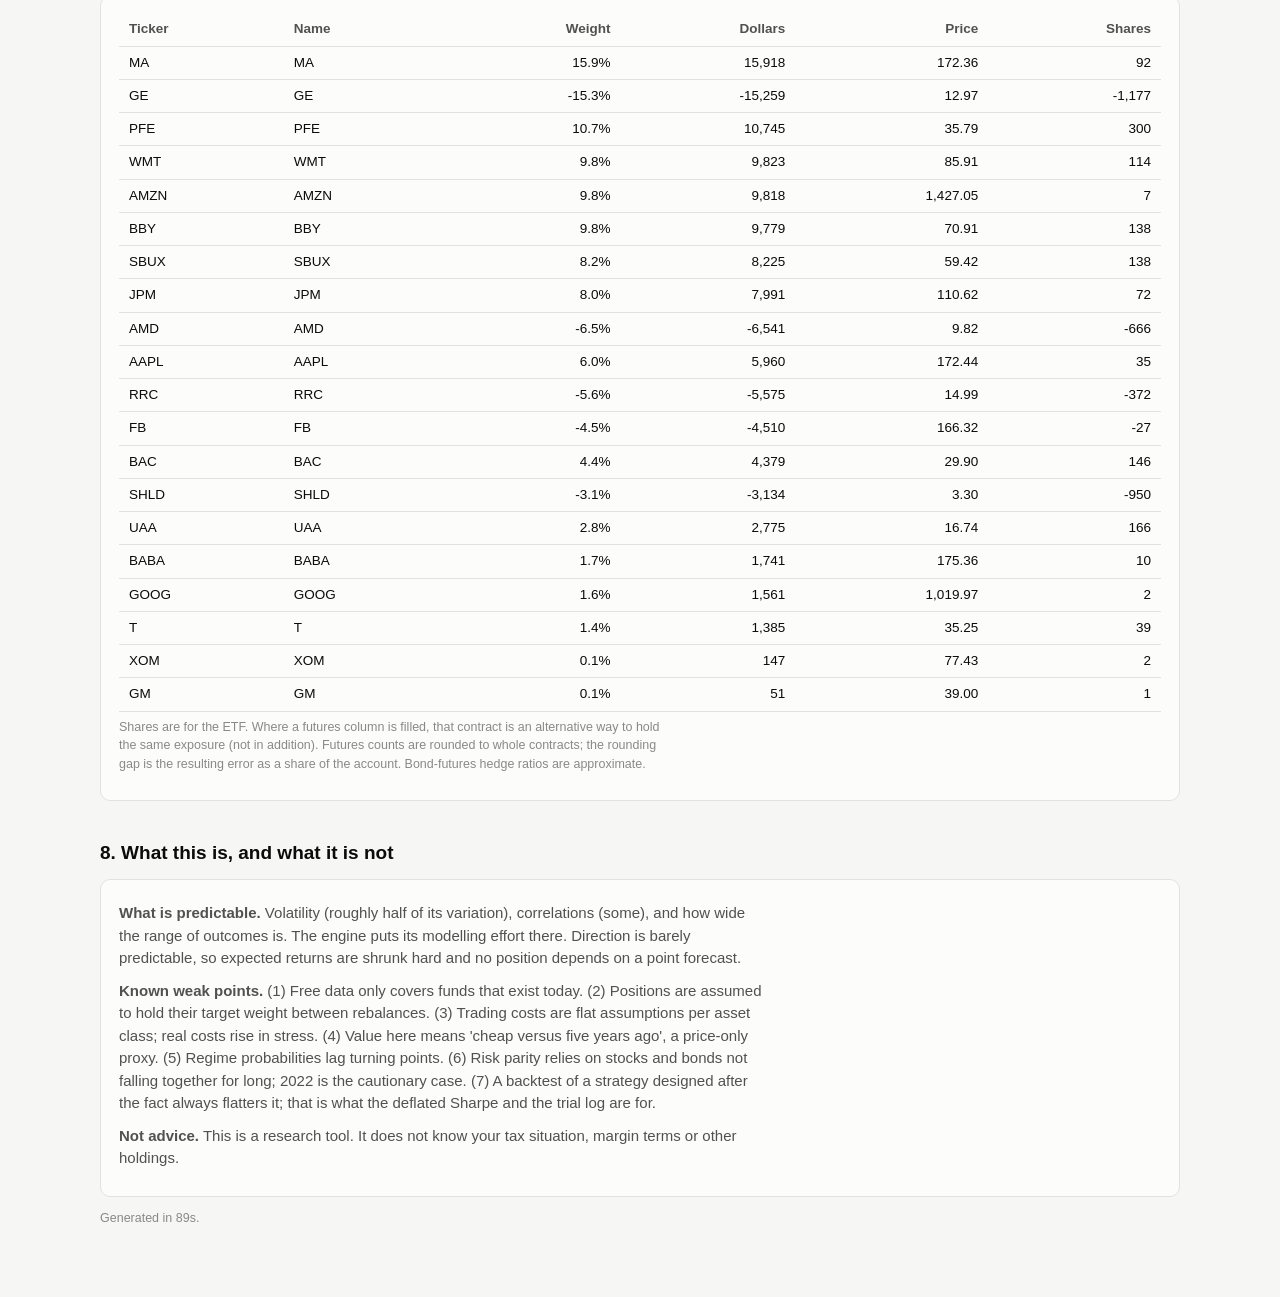
<file: podengine/docs/example_report_20_stocks.html>
<!DOCTYPE html><html lang=en><head><meta charset=utf-8><meta name=viewport content='width=device-width,initial-scale=1'><title>Pod Engine report 2018-04-11</title><style>
:root{color-scheme:light;--bg:#f6f6f4;--surface:#fcfcfb;--line:#e3e2de;--text:#0b0b0b;--text2:#52514e;--muted:#8a8984;
--s1:#2a78d6;--s2:#eb6834;--s3:#1baf7a;--s4:#eda100;--s5:#e87ba4;--band1:#cde2fb;--band2:#9ec5f4;
--good:#0ca30c;--warn:#fab219;--crit:#d03b3b}
@media (prefers-color-scheme:dark){:root{color-scheme:dark;--bg:#111110;--surface:#1a1a19;--line:#32322f;--text:#f0efec;
--text2:#c3c2b7;--muted:#8a8984;--s1:#3987e5;--s2:#d95926;--s3:#199e70;--s4:#c98500;--s5:#d55181;--band1:#184f95;--band2:#1c5cab}}
*{box-sizing:border-box}body{margin:0;background:var(--bg);color:var(--text);font:15px/1.5 -apple-system,BlinkMacSystemFont,"Segoe UI",Roboto,Helvetica,Arial,sans-serif}
main{max-width:1120px;margin:0 auto;padding:28px 20px 60px}
h1{font-size:26px;margin:0 0 4px}h2{font-size:19px;margin:38px 0 6px}h3{font-size:15px;margin:18px 0 6px}
p{margin:6px 0 10px;color:var(--text2);max-width:78ch}.sub{color:var(--text2);margin:0 0 14px}
.card{background:var(--surface);border:1px solid var(--line);border-radius:10px;padding:16px 18px;margin:12px 0}
.banner{background:var(--surface);border:2px solid var(--crit);border-radius:10px;padding:12px 16px;margin:14px 0;color:var(--text)}
.tiles{display:grid;grid-template-columns:repeat(auto-fit,minmax(165px,1fr));gap:10px;margin:12px 0}
.tile{background:var(--surface);border:1px solid var(--line);border-radius:10px;padding:12px 14px}
.tile .k{font-size:12px;color:var(--text2)}.tile .v{font-size:22px;font-weight:600;margin-top:2px}.tile .n{font-size:12px;color:var(--muted);margin-top:2px}
.scroll{overflow-x:auto}table{border-collapse:collapse;width:100%;font-size:13.5px}
th,td{padding:6px 10px;border-bottom:1px solid var(--line);text-align:right;white-space:nowrap}
th{color:var(--text2);font-weight:600}th:first-child,td:first-child{text-align:left}td.l,th.l{text-align:left;white-space:normal}
.grid2{display:grid;grid-template-columns:repeat(auto-fit,minmax(420px,1fr));gap:14px}
.chart{position:relative;width:100%}.chart svg{display:block;width:100%;height:auto}
.legend{display:flex;flex-wrap:wrap;gap:14px;font-size:12.5px;color:var(--text2);margin:2px 0 6px}
.legend i{display:inline-block;width:14px;height:3px;border-radius:2px;margin-right:6px;vertical-align:middle}
.tip{position:absolute;pointer-events:none;background:var(--surface);border:1px solid var(--line);border-radius:8px;padding:6px 9px;font-size:12px;
box-shadow:0 2px 10px rgba(0,0,0,.12);display:none;white-space:nowrap;z-index:5}
.pill{display:inline-block;border:1px solid var(--line);border-radius:999px;padding:1px 9px;font-size:12px;color:var(--text2)}
.dot{display:inline-block;width:8px;height:8px;border-radius:50%;margin-right:6px}
small,.small{font-size:12.5px;color:var(--muted)}code{font-size:12.5px;background:var(--bg);padding:1px 5px;border-radius:4px}
</style></head><body><main><h1>Pod Engine report</h1><p class=sub>As of 2018-04-11 · data: stock_prices.csv · profile: <b>margin</b> · 20 of 20 assets tradable · backtest 1991-12-31 to 2018-04-11 (26.3 years)</p><h2>1. Today's portfolio</h2><div class=tiles><div class=tile><div class=k>Expected volatility</div><div class=v>10.8%</div><div class=n>target 12.0% before adjustments</div></div><div class=tile><div class=k>Gross leverage</div><div class=v>1.25x</div><div class=n>net +0.55x · cap 2.0x</div></div><div class=tile><div class=k>Market regime</div><div class=v>calm 52%</div><div class=n>read from AAPL returns</div></div><div class=tile><div class=k>Turbulence</div><div class=v>–</div><div class=n>cross-asset stress vs last 5 years</div></div><div class=tile><div class=k>1-week range (90%)</div><div class=v>-3.0% to 2.6%</div><div class=n>self-corrected Monte Carlo</div></div><div class=tile><div class=k>1-month range (90%)</div><div class=v>-4.5% to 5.8%</div><div class=n>self-corrected Monte Carlo</div></div></div><p>How the 12.0% target became 10.8%: pods switched on: x1.00; turbulence: x1.00; risk-model bias correction: ÷1.11. Account limits binding: <b>none</b>.</p><div class=grid2><div class=card><h3>Share of risk by asset class</h3><div class=chart id=c_cls></div><div class=scroll><table><thead><tr><th>Class</th><th>Long</th><th>Short</th><th>Net</th><th>Risk share</th></tr></thead><tbody><tr><td>equity</td><td>90.3%</td><td>-35.0%</td><td>55.3%</td><td>100.0%</td></tr></tbody></table></div></div><div class=card><h3>Share of risk by pod</h3><div class=chart id=c_pod></div><p class=small>A pod's share is how much of the portfolio's volatility comes from its positions. Negative means the pod is currently hedging the others. 'Limits & band' is the part of the portfolio that differs from the pods' combined wish because an account limit was binding.</p></div></div><div class=card><h3>Target positions</h3><div class=scroll><table><thead><tr><th>Ticker</th><th class=l>Name</th><th class=l>Class</th><th>Weight</th><th>Forecast vol</th><th>Risk share</th></tr></thead><tbody><tr><td>MA</td><td class=l>MA</td><td class=l>equity</td><td>15.9%</td><td>25.4%</td><td>21.1%</td></tr><tr><td>GE</td><td class=l>GE</td><td class=l>equity</td><td>-15.3%</td><td>31.4%</td><td>3.2%</td></tr><tr><td>PFE</td><td class=l>PFE</td><td class=l>equity</td><td>10.7%</td><td>19.4%</td><td>7.1%</td></tr><tr><td>WMT</td><td class=l>WMT</td><td class=l>equity</td><td>9.8%</td><td>24.1%</td><td>8.5%</td></tr><tr><td>AMZN</td><td class=l>AMZN</td><td class=l>equity</td><td>9.8%</td><td>32.7%</td><td>14.8%</td></tr><tr><td>BBY</td><td class=l>BBY</td><td class=l>equity</td><td>9.8%</td><td>35.7%</td><td>14.6%</td></tr><tr><td>SBUX</td><td class=l>SBUX</td><td class=l>equity</td><td>8.2%</td><td>21.3%</td><td>6.0%</td></tr><tr><td>JPM</td><td class=l>JPM</td><td class=l>equity</td><td>8.0%</td><td>25.4%</td><td>7.6%</td></tr><tr><td>AMD</td><td class=l>AMD</td><td class=l>equity</td><td>-6.5%</td><td>50.4%</td><td>0.0%</td></tr><tr><td>AAPL</td><td class=l>AAPL</td><td class=l>equity</td><td>6.0%</td><td>25.3%</td><td>5.3%</td></tr><tr><td>RRC</td><td class=l>RRC</td><td class=l>equity</td><td>-5.6%</td><td>51.0%</td><td>1.7%</td></tr><tr><td>FB</td><td class=l>FB</td><td class=l>equity</td><td>-4.5%</td><td>33.4%</td><td>-2.4%</td></tr><tr><td>BAC</td><td class=l>BAC</td><td class=l>equity</td><td>4.4%</td><td>29.1%</td><td>4.4%</td></tr><tr><td>SHLD</td><td class=l>SHLD</td><td class=l>equity</td><td>-3.1%</td><td>81.6%</td><td>1.1%</td></tr><tr><td>UAA</td><td class=l>UAA</td><td class=l>equity</td><td>2.8%</td><td>46.0%</td><td>3.2%</td></tr><tr><td>BABA</td><td class=l>BABA</td><td class=l>equity</td><td>1.7%</td><td>38.3%</td><td>1.7%</td></tr><tr><td>GOOG</td><td class=l>GOOG</td><td class=l>equity</td><td>1.6%</td><td>27.5%</td><td>1.5%</td></tr><tr><td>T</td><td class=l>T</td><td class=l>equity</td><td>1.4%</td><td>21.4%</td><td>0.6%</td></tr><tr><td>XOM</td><td class=l>XOM</td><td class=l>equity</td><td>0.1%</td><td>21.1%</td><td>0.1%</td></tr><tr><td>GM</td><td class=l>GM</td><td class=l>equity</td><td>0.1%</td><td>27.8%</td><td>0.0%</td></tr></tbody></table></div><p class=small>Weights are fractions of account equity; negative = short. They can sum to more than 100% because low-volatility assets (bonds) need leverage to matter.</p></div><h2>2. Pod scoreboard</h2><p>Each pod is an independent strategy run at the same stand-alone volatility (10%). Its share of risk follows its shrunk Sharpe ratio: the out-of-sample record pulled toward a sceptical prior. A pod in drawdown is halved, then switched off, until it recovers. 'Benched' means the evidence for the pod's edge is at or below zero, so it gets no capital for now.</p><div class=card><div class=scroll><table><thead><tr><th>Pod</th><th>Backtest Sharpe</th><th>Prior</th><th>Shrunk Sharpe</th><th>Current drawdown</th><th>Worst drawdown</th><th>Status</th><th>Avg. risk switch</th><th>Added per year</th></tr></thead><tbody><tr><td>trend</td><td>0.76</td><td>0.30</td><td>0.65 ± 0.17</td><td>-11.4%</td><td>-39.3%</td><td><span class=dot style='background:var(--good)'></span>full</td><td>89%</td><td>1.8%</td></tr><tr><td>value_momentum</td><td>-0.05</td><td>0.30</td><td>0.04 ± 0.17</td><td>-12.2%</td><td>-55.8%</td><td><span class=dot style='background:var(--good)'></span>full</td><td>73%</td><td>0.6%</td></tr><tr><td>defensive</td><td>0.10</td><td>0.20</td><td>0.12 ± 0.17</td><td>-7.1%</td><td>-52.3%</td><td><span class=dot style='background:var(--good)'></span>full</td><td>74%</td><td>0.2%</td></tr><tr><td>risk_parity</td><td>1.18</td><td>0.30</td><td>0.97 ± 0.17</td><td>-7.0%</td><td>-21.8%</td><td><span class=dot style='background:var(--good)'></span>full</td><td>96%</td><td>9.2%</td></tr><tr><td>reversal <span class=pill>experimental</span></td><td>0.19</td><td>0.00</td><td>0.15 ± 0.17</td><td>-1.6%</td><td>-34.6%</td><td><span class=dot style='background:var(--good)'></span>full</td><td>82%</td><td>0.8%</td></tr></tbody></table></div><div class=chart id=c_pods></div><div class=legend><span><i style='background:var(--s1)'></i>trend</span><span><i style='background:var(--s2)'></i>value_momentum</span><span><i style='background:var(--s3)'></i>defensive</span><span><i style='background:var(--s4)'></i>risk_parity</span><span><i style='background:var(--s5)'></i>reversal</span></div><p class=small>Chart: cumulative paper return of each pod at its own volatility target, after its own trading and financing costs. 'Added per year' is the pod's share of the portfolio's actual P&L before costs; the part caused by account limits, the trade band and price drift adds 0.0% per year.</p><p class=small><b>trend</b>: Time-series momentum: long what has been rising, short what has been falling, across every asset class. <i>Source: AQR / managed-futures funds (Moskowitz, Ooi &amp; Pedersen 2012; Hurst, Ooi &amp; Pedersen 2017).</i></p><p class=small><b>value_momentum</b>: Within each peer group, long cheap and strong assets, short expensive and weak ones. The two signals offset each other&#x27;s bad periods. <i>Source: AQR (Asness, Moskowitz &amp; Pedersen 2013, &#x27;Value and Momentum Everywhere&#x27;).</i></p><p class=small><b>defensive</b>: Betting against beta: long low-beta equity markets (levered up), short high-beta ones (scaled down), so the pair has no net market exposure. <i>Source: AQR (Frazzini &amp; Pedersen 2014).</i></p><p class=small><b>risk_parity</b>: Long-only core: equal risk from equities, government bonds, credit and real assets, so no single economic environment dominates. <i>Source: Bridgewater All Weather (risk balanced across growth and inflation outcomes).</i></p><p class=small><b>reversal</b>: EXPERIMENTAL. Buys last week&#x27;s laggards and sells its leaders within equity groups, sized up when markets are turbulent (when liquidity is scarce and providing it pays more). Starts with a prior of zero edge, so it only gets capital if its own record earns it. <i>Source: Liquidity provision (Lehmann 1990; Nagel 2012). Weak at ETF level and cost-sensitive - the validation gate decides..</i></p></div><h2>3. Forecast ranges and how honest they have been</h2><p>The Monte Carlo re-plays real historical days drawn from the regime it thinks we are in, scaled to today's volatility forecast. Then it is audited: at each past date the range was compared with what happened, and the quantile levels were nudged after every miss. Corrected coverage should sit close to the stated level.</p><div class=card><h3>Out-of-sample coverage</h3><div class=scroll><table><thead><tr><th>Forecast</th><th>Tests</th><th>90% range: raw</th><th>90%: self-corrected</th><th>50% range: raw</th><th>50%: self-corrected</th></tr></thead><tbody><tr><td>Engine portfolio, 1 week</td><td>1118</td><td>90.1%</td><td>90.0%</td><td>50.6%</td><td>50.2%</td></tr><tr><td>Engine portfolio, 1 month</td><td>263</td><td>88.6%</td><td>90.1%</td><td>49.8%</td><td>51.0%</td></tr><tr><td>AAPL alone, 1 month</td><td>263</td><td>93.9%</td><td>92.0%</td><td>58.6%</td><td>52.9%</td></tr></tbody></table></div><p class=small>Read: a '90% range' should contain the outcome 90% of the time. Raw = the simulation as is; self-corrected = after the adaptive adjustment.</p></div><div class=card><h3>Today's portfolio, held as is</h3><div class=scroll><table><thead><tr><th>Horizon</th><th>90% range</th><th>50% range</th><th>Median</th><th>Chance of loss</th><th>Average of worst 2.5%</th></tr></thead><tbody><tr><td>1 day</td><td>-1.1% to 1.3%</td><td>-0.4% to 0.5%</td><td>0.07%</td><td>46%</td><td>-1.9%</td></tr><tr><td>1 week</td><td>-3.0% to 2.6%</td><td>-0.4% to 1.3%</td><td>0.25%</td><td>42%</td><td>-4.7%</td></tr><tr><td>1 month</td><td>-4.5% to 5.8%</td><td>-0.6% to 2.9%</td><td>0.99%</td><td>37%</td><td>-6.4%</td></tr></tbody></table></div></div><div class=card><h3>The strategy over the next year</h3><div class=chart id=c_fan></div><div class=legend><span><i style='background:var(--band1)'></i>90% of paths</span><span><i style='background:var(--band2)'></i>middle 50%</span><span><i style='background:var(--s1)'></i>median</span></div><p>Value of 1.00 invested, 4,000 simulated paths, centred on a Sharpe ratio of 1.56 (the shrunk estimate, not the backtest average) at 10.8% volatility. Chance of being down after a year: <b>7%</b>. Chance of a drawdown worse than 10% / 20% / 30% along the way: <b>28% / 4% / 1%</b>.</p><p><b>Kelly check.</b> Golden-section search on the simulated paths puts growth-optimal leverage at <b>5.1x</b> today's size (the bell-curve formula would say 14.5x; fat tails pull it down). The engine never runs above 0.50 of full Kelly, because the edge estimate itself is uncertain.</p></div><h2>4. Walk-forward backtest</h2><p>Every decision used only data available at that close; trades were placed 1 day later and paid trading, financing and short-borrow costs. Benchmarks are shown without costs.</p><div class=card><div class=scroll><table><thead><tr><th></th><th>Return / yr</th><th>Volatility</th><th>Sharpe</th><th>Sortino</th><th>Max drawdown</th><th>Worst month</th><th>Positive months</th><th>Skew</th></tr></thead><tbody><tr><td>Engine</td><td>11.8%</td><td>11.5%</td><td>1.02</td><td>1.48</td><td>-27.4%</td><td>-8.7%</td><td>65%</td><td>-0.35</td></tr><tr><td>Equal weight</td><td>23.8%</td><td>22.4%</td><td>1.06</td><td>1.57</td><td>-53.8%</td><td>-16.4%</td><td>65%</td><td>0.02</td></tr></tbody></table></div><h3>Growth of 1.00 (log scale)</h3><div class=chart id=c_eq></div><div class=legend><span><i style='background:var(--s1)'></i>Engine</span><span><i style='background:var(--s2)'></i>Equal weight</span></div><h3>Engine drawdown</h3><div class=chart id=c_dd></div></div><p>Average gross leverage 0.94x (net +0.67x). Turnover 22.7x equity per year. Costs already deducted: trading 0.61% and financing/borrow 0.19% per year.</p><div class=grid2><div class=card><h3>Calendar years</h3><div class=scroll><table><thead><tr><th>Year</th><th>Engine</th><th>Equal weight</th></tr></thead><tbody><tr><td>1991</td><td>-1.1%</td><td>-0.2%</td></tr><tr><td>1992</td><td>18.4%</td><td>53.1%</td></tr><tr><td>1993</td><td>18.7%</td><td>27.7%</td></tr><tr><td>1994</td><td>16.6%</td><td>28.0%</td></tr><tr><td>1995</td><td>64.1%</td><td>36.7%</td></tr><tr><td>1996</td><td>33.4%</td><td>31.7%</td></tr><tr><td>1997</td><td>30.3%</td><td>56.0%</td></tr><tr><td>1998</td><td>27.3%</td><td>88.3%</td></tr><tr><td>1999</td><td>13.8%</td><td>37.8%</td></tr><tr><td>2000</td><td>5.0%</td><td>3.0%</td></tr><tr><td>2001</td><td>-5.8%</td><td>15.3%</td></tr><tr><td>2002</td><td>-1.8%</td><td>-11.1%</td></tr><tr><td>2003</td><td>10.9%</td><td>61.0%</td></tr><tr><td>2004</td><td>12.4%</td><td>51.1%</td></tr><tr><td>2005</td><td>9.2%</td><td>28.0%</td></tr><tr><td>2006</td><td>5.6%</td><td>23.3%</td></tr><tr><td>2007</td><td>11.9%</td><td>13.2%</td></tr><tr><td>2008</td><td>-19.8%</td><td>-37.1%</td></tr><tr><td>2009</td><td>9.1%</td><td>71.5%</td></tr><tr><td>2010</td><td>1.8%</td><td>12.2%</td></tr><tr><td>2011</td><td>7.2%</td><td>-0.7%</td></tr><tr><td>2012</td><td>10.2%</td><td>18.2%</td></tr><tr><td>2013</td><td>21.7%</td><td>53.9%</td></tr><tr><td>2014</td><td>-2.4%</td><td>5.5%</td></tr><tr><td>2015</td><td>3.8%</td><td>5.9%</td></tr><tr><td>2016</td><td>2.6%</td><td>20.2%</td></tr><tr><td>2017</td><td>35.4%</td><td>12.1%</td></tr><tr><td>2018</td><td>-1.1%</td><td>-0.1%</td></tr></tbody></table></div></div><div class=card><h3>Worst drawdowns</h3><div class=scroll><table><thead><tr><th>Peak</th><th>Trough</th><th>Recovered</th><th>Depth</th></tr></thead><tbody><tr><td>2007-12-26</td><td>2009-07-17</td><td>2012-07-26</td><td>-27.4%</td></tr><tr><td>2006-01-11</td><td>2006-07-14</td><td>2006-10-04</td><td>-12.8%</td></tr><tr><td>2014-01-07</td><td>2014-04-11</td><td>2015-04-24</td><td>-12.5%</td></tr><tr><td>2000-04-25</td><td>2002-07-23</td><td>2003-10-29</td><td>-12.3%</td></tr><tr><td>2018-01-26</td><td>2018-04-11</td><td>not yet</td><td>-12.1%</td></tr></tbody></table></div><h3>Historical stress episodes</h3><div class=scroll><table><thead><tr><th>Episode</th><th>From</th><th>To</th><th>Engine</th><th>Equal weight</th></tr></thead><tbody><tr><td>Dot-com bust</td><td>2000-03-24</td><td>2002-10-09</td><td>-2.7%</td><td>-26.3%</td></tr><tr><td>Global financial crisis</td><td>2007-10-09</td><td>2009-03-09</td><td>-19.7%</td><td>-53.1%</td></tr><tr><td>Euro crisis / US downgrade</td><td>2011-07-22</td><td>2011-10-03</td><td>-7.0%</td><td>-17.6%</td></tr><tr><td>Taper tantrum</td><td>2013-05-22</td><td>2013-06-24</td><td>-4.0%</td><td>-5.2%</td></tr><tr><td>China devaluation</td><td>2015-08-10</td><td>2016-02-11</td><td>-1.6%</td><td>-10.5%</td></tr></tbody></table></div></div></div><h2>5. Is it real? The validation gate</h2><div class=tiles><div class=tile><div class=k>Sharpe ratio</div><div class=v>1.02</div><div class=n>90% interval 0.71 to 1.34</div></div><div class=tile><div class=k>P(true Sharpe &gt; 0)</div><div class=v>100%</div><div class=n>adjusts for skew and fat tails</div></div><div class=tile><div class=k>Deflated Sharpe</div><div class=v>100%</div><div class=n>vs best-of-19 luck hurdle 0.37 (strict)</div></div><div class=tile><div class=k>Overfitting probability</div><div class=v>73%</div><div class=n>252 train/test splits</div></div><div class=tile><div class=k>Track record needed</div><div class=v>2.6 yrs</div><div class=n>to be 95% sure Sharpe > 0</div></div></div><p><b>How to read this.</b> The deflated Sharpe asks whether the result beats the best Sharpe you would expect from 19 skill-less tries; every configuration ever run on this data is logged in <code>state/trials.jsonl</code>, so experimenting raises the hurdle automatically. The headline uses the stricter of two hurdles: one from the spread of the logged results (0.16, deflated Sharpe 100%) and one assuming every trial was an independent zero-skill strategy (0.37, 100%). Ideas you tried by hand before running the engine are not in the log, so even the strict figure is a ceiling. Above about 95% is strong, 80-95% is suggestive, below that the result is not distinguishable from luck. Overfitting probability is how often the best-looking setting in one half of history ended up below the median in the other half; under 20% is healthy, near 50% means choosing settings by backtest is no better than chance. When all the variants below score within noise of each other, a high value is expected and the lesson is to keep the defaults rather than switch to whichever variant happened to win.</p><div class=card><h3>Does each layer earn its place?</h3><div class=scroll><table><thead><tr><th>Variant</th><th>Sharpe</th><th>vs baseline</th><th>Volatility</th><th>Return / yr</th><th>Max drawdown</th><th>Turnover</th></tr></thead><tbody><tr><td>baseline</td><td>1.02</td><td></td><td>11.5%</td><td>11.8%</td><td>-27.4%</td><td>22.7x</td></tr><tr><td>no pod stops</td><td>0.98</td><td>-0.05</td><td>12.1%</td><td>11.7%</td><td>-26.4%</td><td>26.5x</td></tr><tr><td>no turbulence de-risking</td><td>1.02</td><td>+0.00</td><td>11.5%</td><td>11.8%</td><td>-27.4%</td><td>22.7x</td></tr><tr><td>equal risk per pod (no tilt)</td><td>0.93</td><td>-0.10</td><td>11.0%</td><td>10.0%</td><td>-26.4%</td><td>35.1x</td></tr><tr><td>full Kelly tilt</td><td>1.08</td><td>+0.06</td><td>11.7%</td><td>12.7%</td><td>-27.6%</td><td>15.1x</td></tr><tr><td>no Kelly cap</td><td>1.02</td><td>+0.00</td><td>11.5%</td><td>11.8%</td><td>-27.4%</td><td>22.7x</td></tr><tr><td>no trade band</td><td>1.03</td><td>+0.01</td><td>11.6%</td><td>11.9%</td><td>-27.6%</td><td>32.2x</td></tr><tr><td>no risk-model calibration</td><td>1.02</td><td>-0.01</td><td>11.6%</td><td>11.7%</td><td>-28.8%</td><td>24.0x</td></tr><tr><td>portfolio stop on</td><td>1.04</td><td>+0.02</td><td>11.3%</td><td>11.8%</td><td>-22.8%</td><td>21.7x</td></tr><tr><td>monthly rebalance</td><td>1.05</td><td>+0.03</td><td>11.9%</td><td>12.5%</td><td>-28.7%</td><td>6.5x</td></tr><tr><td>slow trend only</td><td>1.07</td><td>+0.05</td><td>11.6%</td><td>12.5%</td><td>-25.0%</td><td>20.6x</td></tr><tr><td>fast trend only</td><td>0.97</td><td>-0.05</td><td>11.4%</td><td>11.0%</td><td>-33.7%</td><td>27.2x</td></tr><tr><td>trade at same close (no lag)</td><td>1.04</td><td>+0.02</td><td>11.5%</td><td>12.0%</td><td>-28.6%</td><td>21.8x</td></tr><tr><td>costs x2</td><td>0.95</td><td>-0.08</td><td>11.6%</td><td>10.8%</td><td>-27.7%</td><td>14.5x</td></tr><tr><td>without trend</td><td>1.01</td><td>-0.01</td><td>11.5%</td><td>11.7%</td><td>-25.4%</td><td>23.1x</td></tr><tr><td>without value_momentum</td><td>1.06</td><td>+0.04</td><td>11.6%</td><td>12.3%</td><td>-26.6%</td><td>23.6x</td></tr><tr><td>without defensive</td><td>1.05</td><td>+0.03</td><td>11.6%</td><td>12.2%</td><td>-26.0%</td><td>22.9x</td></tr><tr><td>without risk_parity</td><td>0.70</td><td>-0.32</td><td>11.3%</td><td>7.5%</td><td>-17.7%</td><td>31.5x</td></tr><tr><td>without reversal</td><td>0.97</td><td>-0.06</td><td>11.6%</td><td>11.1%</td><td>-26.8%</td><td>7.5x</td></tr></tbody></table></div><p class=small>Each row changes one thing. If removing a layer <i>improves</i> the result on your data, that layer is not earning its place there; a difference under about ±0.1 is noise. The defaults were fixed in advance from the literature, not chosen from this table. 'Trade at same close' shows how much of the result depends on execution timing.</p></div><div class=card><h3>Volatility model scorecard</h3><p>Out-of-sample QLIKE loss (lower is better): cascade model (HAR) <b>0.260</b> vs EWMA baseline <b>0.271</b>. Current blend weight on HAR: 89%. Range data (open/high/low) in use: no, closes only. Regime model: calm ≈ 21% vol, stress ≈ 39% vol, crisis ≈ 103% vol on AAPL.</p></div><h2>6. Value at Risk</h2><p>How much today's target portfolio could lose. VaR 99% is the loss exceeded on 1 day in 100. Expected Shortfall (ES) 97.5% is the average loss on the worst 2.5% of days; it describes how bad the bad days are, which VaR does not. All figures are losses as a share of account equity, before trading costs.</p><div class=card><h3>Today</h3><div class=scroll><table><thead><tr><th>Method</th><th>1-day VaR 95%</th><th>1-day VaR 99%</th><th>1-day ES 97.5%</th><th>10-day VaR 99%</th><th>10-day ES 97.5%</th></tr></thead><tbody><tr><td>Normal (bell curve)</td><td>1.12%</td><td>1.58%</td><td>1.59%</td><td>5.01%</td><td>5.03%</td></tr><tr><td>Filtered historical</td><td>1.14%</td><td>1.96%</td><td>2.09%</td><td>–</td><td>–</td></tr><tr><td>Regime Monte Carlo</td><td>1.10%</td><td>1.89%</td><td>2.02%</td><td>4.94%</td><td>5.08%</td></tr></tbody></table></div><p class=small>Normal uses the engine's covariance matrix and a bell curve. Filtered historical replays the last 1,000 days of real joint moves rescaled to today's volatility. Regime Monte Carlo adds regime switching and volatility clustering, which matters most at 10 days, where the normal column just multiplies by √10.</p></div><div class=grid2><div class=card><h3>Who contributes to ES (by asset)</h3><div class=chart id=c_ces></div><p class=small>Euler allocation: the average loss each position contributed on the worst 2.5% of scenarios. The bars sum to the total ES of 2.09%; negative bars are positions that gained on those days.</p></div><div class=card><h3>Who contributes to ES (by pod)</h3><div class=scroll><table><thead><tr><th>Pod</th><th>ES contribution</th><th>Share</th></tr></thead><tbody><tr><td>trend</td><td>0.48%</td><td>23%</td></tr><tr><td>value_momentum</td><td>0.04%</td><td>2%</td></tr><tr><td>defensive</td><td>0.11%</td><td>5%</td></tr><tr><td>risk_parity</td><td>1.34%</td><td>64%</td></tr><tr><td>reversal</td><td>0.12%</td><td>6%</td></tr><tr><td>limits & band</td><td>0.00%</td><td>0%</td></tr></tbody></table></div></div></div><div class=card><h3>Backtest of the 1-day VaR</h3><p>Each day's VaR was compared with the market P&L of what the engine actually held. Forecasts for each day used only data up to the previous close: 6,620 days, 1991-12-31 to 2018-04-11.</p><div class=scroll><table><thead><tr><th>Method</th><th>Level</th><th>Breaches / expected</th><th>Breach rate</th><th>Kupiec p</th><th>Christoffersen p</th><th>Combined p</th><th>Basel light, last 250 days</th></tr></thead><tbody><tr><td>Normal (bell curve)</td><td>95%</td><td>320 / 331</td><td>4.83%</td><td>0.533</td><td>0.361</td><td>0.542</td><td></td></tr><tr><td></td><td>99%</td><td>116 / 66</td><td>1.75%</td><td><0.001 <b>✗</b></td><td>0.005 <b>✗</b></td><td><0.001 <b>✗</b></td><td><span class=dot style='background:var(--warn)'></span>yellow (8)</td></tr><tr><td>Filtered historical</td><td>95%</td><td>393 / 331</td><td>5.94%</td><td><0.001 <b>✗</b></td><td>0.311</td><td>0.002 <b>✗</b></td><td></td></tr><tr><td></td><td>99%</td><td>113 / 66</td><td>1.71%</td><td><0.001 <b>✗</b></td><td><0.001 <b>✗</b></td><td><0.001 <b>✗</b></td><td><span class=dot style='background:var(--warn)'></span>yellow (7)</td></tr><tr><td>Filtered historical, self-corrected</td><td>95%</td><td>332 / 331</td><td>5.02%</td><td>0.955</td><td>0.273</td><td>0.548</td><td></td></tr><tr><td></td><td>99%</td><td>67 / 66</td><td>1.01%</td><td>0.921</td><td>0.183</td><td>0.409</td><td><span class=dot style='background:var(--good)'></span>green (3)</td></tr></tbody></table></div><p class=small><b>Reading the tests.</b> A p-value under 0.05 (marked ✗) rejects the model. Kupiec asks whether breaches happen as often as stated. Christoffersen asks whether they bunch together, which means the model reacts too slowly. The Basel light counts 99% breaches in the last 250 days: 0-4 green, 5-9 yellow, 10 or more red. The self-corrected line adjusts its quantile after every breach, so it should pass the frequency test by design; the clustering test is the real check on it.</p><p><b>Expected Shortfall test</b> (Acerbi-Székely Z2, filtered historical, 97.5%): Z2 = -0.413, p = <0.001 <b>✗</b>. On the 222 days that broke the 97.5% VaR, the forecast ES averaged 1.70% and the actual loss averaged 1.80%. Z2 near 0 means the ES was right on average; clearly negative means tail losses were larger than forecast. The p-value is computed by simulating from the model's own daily scenarios.</p><div class=chart id=c_varbt></div><div class=legend><span><i style='background:var(--s1)'></i>Daily P&amp;L</span><span><i style='background:var(--s2)'></i>99% VaR (as a loss)</span></div><p class=small>Last three years. Breaches are the days the P&L line drops below the VaR line.</p></div><h2>7. Order sheet for a $100,000 account</h2><div class=card><div class=scroll><table><thead><tr><th>Ticker</th><th class=l>Name</th><th>Weight</th><th>Dollars</th><th>Price</th><th>Shares</th></tr></thead><tbody><tr><td>MA</td><td class=l>MA</td><td>15.9%</td><td>15,918</td><td>172.36</td><td>92</td></tr><tr><td>GE</td><td class=l>GE</td><td>-15.3%</td><td>-15,259</td><td>12.97</td><td>-1,177</td></tr><tr><td>PFE</td><td class=l>PFE</td><td>10.7%</td><td>10,745</td><td>35.79</td><td>300</td></tr><tr><td>WMT</td><td class=l>WMT</td><td>9.8%</td><td>9,823</td><td>85.91</td><td>114</td></tr><tr><td>AMZN</td><td class=l>AMZN</td><td>9.8%</td><td>9,818</td><td>1,427.05</td><td>7</td></tr><tr><td>BBY</td><td class=l>BBY</td><td>9.8%</td><td>9,779</td><td>70.91</td><td>138</td></tr><tr><td>SBUX</td><td class=l>SBUX</td><td>8.2%</td><td>8,225</td><td>59.42</td><td>138</td></tr><tr><td>JPM</td><td class=l>JPM</td><td>8.0%</td><td>7,991</td><td>110.62</td><td>72</td></tr><tr><td>AMD</td><td class=l>AMD</td><td>-6.5%</td><td>-6,541</td><td>9.82</td><td>-666</td></tr><tr><td>AAPL</td><td class=l>AAPL</td><td>6.0%</td><td>5,960</td><td>172.44</td><td>35</td></tr><tr><td>RRC</td><td class=l>RRC</td><td>-5.6%</td><td>-5,575</td><td>14.99</td><td>-372</td></tr><tr><td>FB</td><td class=l>FB</td><td>-4.5%</td><td>-4,510</td><td>166.32</td><td>-27</td></tr><tr><td>BAC</td><td class=l>BAC</td><td>4.4%</td><td>4,379</td><td>29.90</td><td>146</td></tr><tr><td>SHLD</td><td class=l>SHLD</td><td>-3.1%</td><td>-3,134</td><td>3.30</td><td>-950</td></tr><tr><td>UAA</td><td class=l>UAA</td><td>2.8%</td><td>2,775</td><td>16.74</td><td>166</td></tr><tr><td>BABA</td><td class=l>BABA</td><td>1.7%</td><td>1,741</td><td>175.36</td><td>10</td></tr><tr><td>GOOG</td><td class=l>GOOG</td><td>1.6%</td><td>1,561</td><td>1,019.97</td><td>2</td></tr><tr><td>T</td><td class=l>T</td><td>1.4%</td><td>1,385</td><td>35.25</td><td>39</td></tr><tr><td>XOM</td><td class=l>XOM</td><td>0.1%</td><td>147</td><td>77.43</td><td>2</td></tr><tr><td>GM</td><td class=l>GM</td><td>0.1%</td><td>51</td><td>39.00</td><td>1</td></tr></tbody></table></div><p class=small>Shares are for the ETF. Where a futures column is filled, that contract is an alternative way to hold the same exposure (not in addition). Futures counts are rounded to whole contracts; the rounding gap is the resulting error as a share of the account. Bond-futures hedge ratios are approximate.</p></div><h2>8. What this is, and what it is not</h2><div class=card>
<p><b>What is predictable.</b> Volatility (roughly half of its variation), correlations (some), and how wide the range of outcomes is. The engine puts its modelling effort there. Direction is barely predictable, so expected returns are shrunk hard and no position depends on a point forecast.</p>
<p><b>Known weak points.</b> (1) Free data only covers funds that exist today. (2) Positions are assumed to hold their target weight between rebalances. (3) Trading costs are flat assumptions per asset class; real costs rise in stress. (4) Value here means 'cheap versus five years ago', a price-only proxy. (5) Regime probabilities lag turning points. (6) Risk parity relies on stocks and bonds not falling together for long; 2022 is the cautionary case. (7) A backtest of a strategy designed after the fact always flatters it; that is what the deflated Sharpe and the trial log are for.</p>
<p><b>Not advice.</b> This is a research tool. It does not know your tax situation, margin terms or other holdings.</p></div><p class=small>Generated in 89s.</p></main><script>
const NS='http://www.w3.org/2000/svg';
function el(t,a,p){const e=document.createElementNS(NS,t);for(const k in a)e.setAttribute(k,a[k]);if(p)p.appendChild(e);return e}
function fmt(v,f){if(v==null||isNaN(v))return '–';if(f==='pct')return (v*100).toFixed(1)+'%';if(f==='mult')return v.toFixed(2)+'x';return v.toFixed(2)}
function ticks(lo,hi,n){const st=Math.pow(10,Math.floor(Math.log10((hi-lo)/n)));const e=(hi-lo)/n/st;const s=st*(e>5?10:e>2?5:e>1?2:1);const o=[];for(let v=Math.ceil(lo/s)*s;v<=hi+1e-9;v+=s)o.push(v);return o}
function lineChart(id,d){const box=document.getElementById(id);if(!box)return;const W=1000,H=d.h||340,m={l:56,r:d.labels===false?16:120,t:10,b:26};
 const svg=el('svg',{viewBox:`0 0 ${W} ${H}`,role:'img'},box);const n=d.x.length;const tr=v=>d.log?Math.log(v):v;
 let lo=Infinity,hi=-Infinity;const all=[...d.series];if(d.bands)d.bands.forEach(b=>{all.push({y:b.lo});all.push({y:b.hi})});
 all.forEach(s=>s.y.forEach(v=>{if(v!=null&&isFinite(v)){lo=Math.min(lo,tr(v));hi=Math.max(hi,tr(v))}}));const pad=(hi-lo)*0.05||1;lo-=pad;hi+=pad;
 const X=i=>m.l+(W-m.l-m.r)*i/(n-1),Y=v=>m.t+(H-m.t-m.b)*(1-(tr(v)-lo)/(hi-lo));
 let tk=d.log?[0.25,0.5,1,2,4,8,16,32,64,128].filter(v=>Math.log(v)>=lo&&Math.log(v)<=hi):ticks(lo,hi,5);
 tk.forEach(v=>{el('line',{x1:m.l,x2:W-m.r,y1:Y(v),y2:Y(v),stroke:'var(--line)','stroke-width':1},svg);
  const t=el('text',{x:m.l-8,y:Y(v)+4,'text-anchor':'end','font-size':12,fill:'var(--muted)'},svg);t.textContent=fmt(v,d.fmt)});
 const step=Math.max(1,Math.floor(n/6));for(let i=0;i<n;i+=step){const t=el('text',{x:X(i),y:H-6,'text-anchor':'middle','font-size':12,fill:'var(--muted)'},svg);t.textContent=d.xshort?d.xshort[i]:d.x[i]}
 if(d.bands)d.bands.forEach(b=>{let p='';b.hi.forEach((v,i)=>p+=(i?'L':'M')+X(i)+' '+Y(v));for(let i=n-1;i>=0;i--)p+='L'+X(i)+' '+Y(b.lo[i]);el('path',{d:p+'Z',fill:b.color,opacity:.75},svg)});
 const ends=[];d.series.forEach(s=>{let p='',pen=false;s.y.forEach((v,i)=>{if(v==null||!isFinite(v)){pen=false;return}p+=(pen?'L':'M')+X(i).toFixed(1)+' '+Y(v).toFixed(1);pen=true});
  el('path',{d:p,fill:'none',stroke:s.color,'stroke-width':2,'stroke-linejoin':'round'},svg);let j=n-1;while(j>0&&(s.y[j]==null))j--;ends.push({name:s.name,y:Y(s.y[j]),color:s.color})});
 if(d.labels!==false&&d.series.length<=5){ends.sort((a,b)=>a.y-b.y);for(let i=1;i<ends.length;i++)if(ends[i].y-ends[i-1].y<15)ends[i].y=ends[i-1].y+15;
  ends.forEach(e=>{el('circle',{cx:W-m.r+7,cy:e.y,r:4,fill:e.color},svg);const t=el('text',{x:W-m.r+15,y:e.y+4,'font-size':12,fill:'var(--text2)'},svg);t.textContent=e.name})}
 const cross=el('line',{y1:m.t,y2:H-m.b,stroke:'var(--muted)','stroke-width':1,visibility:'hidden'},svg);const tip=document.createElement('div');tip.className='tip';box.appendChild(tip);
 svg.addEventListener('mousemove',ev=>{const r=svg.getBoundingClientRect();const px=(ev.clientX-r.left)/r.width*W;let i=Math.round((px-m.l)/(W-m.l-m.r)*(n-1));i=Math.max(0,Math.min(n-1,i));
  cross.setAttribute('x1',X(i));cross.setAttribute('x2',X(i));cross.setAttribute('visibility','visible');
  let h='<b>'+d.x[i]+'</b>';d.series.forEach(s=>{h+='<br><span class="dot" style="background:'+s.color+'"></span>'+s.name+': '+fmt(s.y[i],d.fmt)});
  if(d.bands)d.bands.forEach(b=>{h+='<br>'+b.name+': '+fmt(b.lo[i],d.fmt)+' to '+fmt(b.hi[i],d.fmt)});
  tip.innerHTML=h;tip.style.display='block';const left=(X(i)/W*r.width);tip.style.left=(left>r.width*0.6?left-tip.offsetWidth-12:left+12)+'px';tip.style.top='10px'});
 svg.addEventListener('mouseleave',()=>{cross.setAttribute('visibility','hidden');tip.style.display='none'})}
function barChart(id,d){const box=document.getElementById(id);if(!box)return;const W=500,rh=26,m={l:d.left||130,r:60,t:4,b:4},H=m.t+m.b+rh*d.labels.length;
 const svg=el('svg',{viewBox:`0 0 ${W} ${H}`,role:'img',style:'max-width:560px'},box);const mx=Math.max(...d.values.map(Math.abs),1e-9),neg=Math.min(...d.values)<0;
 const x0=neg?m.l+(W-m.l-m.r)/2:m.l,sc=(neg?(W-m.l-m.r)/2:(W-m.l-m.r))/mx;el('line',{x1:x0,x2:x0,y1:m.t,y2:H-m.b,stroke:'var(--line)'},svg);
 const tip=document.createElement('div');tip.className='tip';box.appendChild(tip);
 d.labels.forEach((lb,i)=>{const v=d.values[i],y=m.t+i*rh,w=Math.abs(v)*sc;const t=el('text',{x:m.l-8,y:y+rh/2+4,'text-anchor':'end','font-size':12,fill:'var(--text2)'},svg);t.textContent=lb;
  const b=el('rect',{x:v<0?x0-w:x0,y:y+5,width:Math.max(w,1),height:rh-10,rx:3,fill:d.color||'var(--s1)'},svg);
  const tv=el('text',{x:v<0?x0-w-6:x0+w+6,y:y+rh/2+4,'text-anchor':v<0?'end':'start','font-size':12,fill:'var(--text)'},svg);tv.textContent=fmt(v,d.fmt);
  const hit=el('rect',{x:0,y:y,width:W,height:rh,fill:'transparent'},svg);hit.addEventListener('mousemove',()=>{tip.innerHTML='<b>'+lb+'</b>: '+fmt(v,d.fmt);tip.style.display='block';tip.style.left='40%';tip.style.top=(y/H*100)+'%'});
  hit.addEventListener('mouseleave',()=>tip.style.display='none')})}

barChart("c_cls",{"labels": ["equity"], "values": [1.0], "fmt": "pct"});
barChart("c_pod",{"labels": ["trend", "value_momentum", "defensive", "risk_parity", "reversal", "limits & band"], "values": [0.33851, 0.01891, 0.0626, 0.50407, 0.07592, 0.0], "fmt": "pct"});
lineChart("c_pods",{"x": ["1991-12-31", "1992-01-08", "1992-01-15", "1992-01-22", "1992-01-29", "1992-02-05", "1992-02-12", "1992-02-20", "1992-02-27", "1992-03-05", "1992-03-12", "1992-03-19", "1992-03-26", "1992-04-02", "1992-04-09", "1992-04-16", "1992-04-24", "1992-05-01", "1992-05-08", "1992-05-15", "1992-05-22", "1992-06-01", "1992-06-08", "1992-06-15", "1992-06-22", "1992-06-29", "1992-07-07", "1992-07-14", "1992-07-21", "1992-07-28", "1992-08-04", "1992-08-11", "1992-08-18", "1992-08-25", "1992-09-01", "1992-09-09", "1992-09-16", "1992-09-23", "1992-09-30", "1992-10-07", "1992-10-14", "1992-10-21", "1992-10-28", "1992-11-04", "1992-11-11", "1992-11-18", "1992-11-25", "1992-12-03", "1992-12-10", "1992-12-17", "1992-12-24", "1993-01-04", "1993-01-11", "1993-01-18", "1993-01-25", "1993-02-01", "1993-02-08", "1993-02-16", "1993-02-23", "1993-03-02", "1993-03-09", "1993-03-16", "1993-03-23", "1993-03-30", "1993-04-06", "1993-04-14", "1993-04-21", "1993-04-28", "1993-05-05", "1993-05-12", "1993-05-19", "1993-05-26", "1993-06-03", "1993-06-10", "1993-06-17", "1993-06-24", "1993-07-01", "1993-07-09", "1993-07-16", "1993-07-23", "1993-07-30", "1993-08-06", "1993-08-13", "1993-08-20", "1993-08-27", "1993-09-03", "1993-09-13", "1993-09-20", "1993-09-27", "1993-10-04", "1993-10-11", "1993-10-18", "1993-10-25", "1993-11-01", "1993-11-08", "1993-11-15", "1993-11-22", "1993-11-30", "1993-12-07", "1993-12-14", "1993-12-21", "1993-12-29", "1994-01-05", "1994-01-12", "1994-01-19", "1994-01-26", "1994-02-02", "1994-02-09", "1994-02-16", "1994-02-24", "1994-03-03", "1994-03-10", "1994-03-17", "1994-03-24", "1994-03-31", "1994-04-08", "1994-04-15", "1994-04-22", "1994-05-02", "1994-05-09", "1994-05-16", "1994-05-23", "1994-05-31", "1994-06-07", "1994-06-14", "1994-06-21", "1994-06-28", "1994-07-06", "1994-07-13", "1994-07-20", "1994-07-27", "1994-08-03", "1994-08-10", "1994-08-17", "1994-08-24", "1994-08-31", "1994-09-08", "1994-09-15", "1994-09-22", "1994-09-29", "1994-10-06", "1994-10-13", "1994-10-20", "1994-10-27", "1994-11-03", "1994-11-10", "1994-11-17", "1994-11-25", "1994-12-02", "1994-12-09", "1994-12-16", "1994-12-23", "1995-01-03", "1995-01-10", "1995-01-17", "1995-01-24", "1995-01-31", "1995-02-07", "1995-02-14", "1995-02-22", "1995-03-01", "1995-03-08", "1995-03-15", "1995-03-22", "1995-03-29", "1995-04-05", "1995-04-12", "1995-04-20", "1995-04-27", "1995-05-04", "1995-05-11", "1995-05-18", "1995-05-25", "1995-06-02", "1995-06-09", "1995-06-16", "1995-06-23", "1995-06-30", "1995-07-10", "1995-07-17", "1995-07-24", "1995-07-31", "1995-08-07", "1995-08-14", "1995-08-21", "1995-08-28", "1995-09-05", "1995-09-12", "1995-09-19", "1995-09-26", "1995-10-03", "1995-10-10", "1995-10-17", "1995-10-24", "1995-10-31", "1995-11-07", "1995-11-14", "1995-11-21", "1995-11-29", "1995-12-06", "1995-12-13", "1995-12-20", "1995-12-28", "1996-01-05", "1996-01-12", "1996-01-19", "1996-01-26", "1996-02-02", "1996-02-09", "1996-02-16", "1996-02-26", "1996-03-04", "1996-03-11", "1996-03-18", "1996-03-25", "1996-04-01", "1996-04-09", "1996-04-16", "1996-04-23", "1996-04-30", "1996-05-07", "1996-05-14", "1996-05-21", "1996-05-29", "1996-06-05", "1996-06-12", "1996-06-19", "1996-06-26", "1996-07-03", "1996-07-11", "1996-07-18", "1996-07-25", "1996-08-01", "1996-08-08", "1996-08-15", "1996-08-22", "1996-08-29", "1996-09-06", "1996-09-13", "1996-09-20", "1996-09-27", "1996-10-04", "1996-10-11", "1996-10-18", "1996-10-25", "1996-11-01", "1996-11-08", "1996-11-15", "1996-11-22", "1996-12-02", "1996-12-09", "1996-12-16", "1996-12-23", "1996-12-31", "1997-01-08", "1997-01-15", "1997-01-22", "1997-01-29", "1997-02-05", "1997-02-12", "1997-02-20", "1997-02-27", "1997-03-06", "1997-03-13", "1997-03-20", "1997-03-27", "1997-04-04", "1997-04-11", "1997-04-18", "1997-04-25", "1997-05-02", "1997-05-09", "1997-05-16", "1997-05-23", "1997-06-02", "1997-06-09", "1997-06-16", "1997-06-23", "1997-06-30", "1997-07-08", "1997-07-15", "1997-07-22", "1997-07-29", "1997-08-05", "1997-08-12", "1997-08-19", "1997-08-26", "1997-09-03", "1997-09-10", "1997-09-17", "1997-09-24", "1997-10-01", "1997-10-08", "1997-10-15", "1997-10-22", "1997-10-29", "1997-11-05", "1997-11-12", "1997-11-19", "1997-11-26", "1997-12-04", "1997-12-11", "1997-12-18", "1997-12-26", "1998-01-05", "1998-01-12", "1998-01-20", "1998-01-27", "1998-02-03", "1998-02-10", "1998-02-18", "1998-02-25", "1998-03-04", "1998-03-11", "1998-03-18", "1998-03-25", "1998-04-01", "1998-04-08", "1998-04-16", "1998-04-23", "1998-04-30", "1998-05-07", "1998-05-14", "1998-05-21", "1998-05-29", "1998-06-05", "1998-06-12", "1998-06-19", "1998-06-26", "1998-07-06", "1998-07-13", "1998-07-20", "1998-07-27", "1998-08-03", "1998-08-10", "1998-08-17", "1998-08-24", "1998-08-31", "1998-09-08", "1998-09-15", "1998-09-22", "1998-09-29", "1998-10-06", "1998-10-13", "1998-10-20", "1998-10-27", "1998-11-03", "1998-11-10", "1998-11-17", "1998-11-24", "1998-12-02", "1998-12-09", "1998-12-16", "1998-12-23", "1998-12-31", "1999-01-08", "1999-01-15", "1999-01-25", "1999-02-01", "1999-02-08", "1999-02-16", "1999-02-23", "1999-03-02", "1999-03-09", "1999-03-16", "1999-03-23", "1999-03-30", "1999-04-07", "1999-04-14", "1999-04-21", "1999-04-28", "1999-05-05", "1999-05-12", "1999-05-19", "1999-05-26", "1999-06-03", "1999-06-10", "1999-06-17", "1999-06-24", "1999-07-01", "1999-07-09", "1999-07-16", "1999-07-23", "1999-07-30", "1999-08-06", "1999-08-13", "1999-08-20", "1999-08-27", "1999-09-03", "1999-09-13", "1999-09-20", "1999-09-27", "1999-10-04", "1999-10-11", "1999-10-18", "1999-10-25", "1999-11-01", "1999-11-08", "1999-11-15", "1999-11-22", "1999-11-30", "1999-12-07", "1999-12-14", "1999-12-21", "1999-12-29", "2000-01-05", "2000-01-12", "2000-01-20", "2000-01-27", "2000-02-03", "2000-02-10", "2000-02-17", "2000-02-25", "2000-03-03", "2000-03-10", "2000-03-17", "2000-03-24", "2000-03-31", "2000-04-07", "2000-04-14", "2000-04-24", "2000-05-01", "2000-05-08", "2000-05-15", "2000-05-22", "2000-05-30", "2000-06-06", "2000-06-13", "2000-06-20", "2000-06-27", "2000-07-05", "2000-07-12", "2000-07-19", "2000-07-26", "2000-08-02", "2000-08-09", "2000-08-16", "2000-08-23", "2000-08-30", "2000-09-07", "2000-09-14", "2000-09-21", "2000-09-28", "2000-10-05", "2000-10-12", "2000-10-19", "2000-10-26", "2000-11-02", "2000-11-09", "2000-11-16", "2000-11-24", "2000-12-01", "2000-12-08", "2000-12-15", "2000-12-22", "2001-01-02", "2001-01-09", "2001-01-17", "2001-01-24", "2001-01-31", "2001-02-07", "2001-02-14", "2001-02-22", "2001-03-01", "2001-03-08", "2001-03-15", "2001-03-22", "2001-03-29", "2001-04-05", "2001-04-12", "2001-04-20", "2001-04-27", "2001-05-04", "2001-05-11", "2001-05-18", "2001-05-25", "2001-06-04", "2001-06-11", "2001-06-18", "2001-06-25", "2001-07-02", "2001-07-10", "2001-07-17", "2001-07-24", "2001-07-31", "2001-08-07", "2001-08-14", "2001-08-21", "2001-08-28", "2001-09-05", "2001-09-18", "2001-09-25", "2001-10-02", "2001-10-09", "2001-10-16", "2001-10-23", "2001-10-30", "2001-11-06", "2001-11-13", "2001-11-20", "2001-11-28", "2001-12-05", "2001-12-12", "2001-12-19", "2001-12-27", "2002-01-04", "2002-01-11", "2002-01-18", "2002-01-28", "2002-02-04", "2002-02-11", "2002-02-19", "2002-02-26", "2002-03-05", "2002-03-12", "2002-03-19", "2002-03-26", "2002-04-03", "2002-04-10", "2002-04-17", "2002-04-24", "2002-05-01", "2002-05-08", "2002-05-15", "2002-05-22", "2002-05-30", "2002-06-06", "2002-06-13", "2002-06-20", "2002-06-27", "2002-07-05", "2002-07-12", "2002-07-19", "2002-07-26", "2002-08-02", "2002-08-09", "2002-08-16", "2002-08-23", "2002-08-30", "2002-09-09", "2002-09-16", "2002-09-23", "2002-09-30", "2002-10-07", "2002-10-14", "2002-10-21", "2002-10-28", "2002-11-04", "2002-11-11", "2002-11-18", "2002-11-25", "2002-12-03", "2002-12-10", "2002-12-17", "2002-12-24", "2003-01-02", "2003-01-09", "2003-01-16", "2003-01-24", "2003-01-31", "2003-02-07", "2003-02-14", "2003-02-24", "2003-03-03", "2003-03-10", "2003-03-17", "2003-03-24", "2003-03-31", "2003-04-07", "2003-04-14", "2003-04-22", "2003-04-29", "2003-05-06", "2003-05-13", "2003-05-20", "2003-05-28", "2003-06-04", "2003-06-11", "2003-06-18", "2003-06-25", "2003-07-02", "2003-07-10", "2003-07-17", "2003-07-24", "2003-07-31", "2003-08-07", "2003-08-14", "2003-08-21", "2003-08-28", "2003-09-05", "2003-09-12", "2003-09-19", "2003-09-26", "2003-10-03", "2003-10-10", "2003-10-17", "2003-10-24", "2003-10-31", "2003-11-07", "2003-11-14", "2003-11-21", "2003-12-01", "2003-12-08", "2003-12-15", "2003-12-22", "2003-12-30", "2004-01-07", "2004-01-14", "2004-01-22", "2004-01-29", "2004-02-05", "2004-02-12", "2004-02-20", "2004-02-27", "2004-03-05", "2004-03-12", "2004-03-19", "2004-03-26", "2004-04-02", "2004-04-12", "2004-04-19", "2004-04-26", "2004-05-03", "2004-05-10", "2004-05-17", "2004-05-24", "2004-06-01", "2004-06-08", "2004-06-16", "2004-06-23", "2004-06-30", "2004-07-08", "2004-07-15", "2004-07-22", "2004-07-29", "2004-08-05", "2004-08-12", "2004-08-19", "2004-08-26", "2004-09-02", "2004-09-10", "2004-09-17", "2004-09-24", "2004-10-01", "2004-10-08", "2004-10-15", "2004-10-22", "2004-10-29", "2004-11-05", "2004-11-12", "2004-11-19", "2004-11-29", "2004-12-06", "2004-12-13", "2004-12-20", "2004-12-28", "2005-01-04", "2005-01-11", "2005-01-19", "2005-01-26", "2005-02-02", "2005-02-09", "2005-02-16", "2005-02-24", "2005-03-03", "2005-03-10", "2005-03-17", "2005-03-24", "2005-04-01", "2005-04-08", "2005-04-15", "2005-04-22", "2005-04-29", "2005-05-06", "2005-05-13", "2005-05-20", "2005-05-27", "2005-06-06", "2005-06-13", "2005-06-20", "2005-06-27", "2005-07-05", "2005-07-12", "2005-07-19", "2005-07-26", "2005-08-02", "2005-08-09", "2005-08-16", "2005-08-23", "2005-08-30", "2005-09-07", "2005-09-14", "2005-09-21", "2005-09-28", "2005-10-05", "2005-10-12", "2005-10-19", "2005-10-26", "2005-11-02", "2005-11-09", "2005-11-16", "2005-11-23", "2005-12-01", "2005-12-08", "2005-12-15", "2005-12-22", "2005-12-30", "2006-01-09", "2006-01-17", "2006-01-24", "2006-01-31", "2006-02-07", "2006-02-14", "2006-02-22", "2006-03-01", "2006-03-08", "2006-03-15", "2006-03-22", "2006-03-29", "2006-04-05", "2006-04-12", "2006-04-20", "2006-04-27", "2006-05-04", "2006-05-11", "2006-05-18", "2006-05-25", "2006-06-02", "2006-06-09", "2006-06-16", "2006-06-23", "2006-06-30", "2006-07-10", "2006-07-17", "2006-07-24", "2006-07-31", "2006-08-07", "2006-08-14", "2006-08-21", "2006-08-28", "2006-09-05", "2006-09-12", "2006-09-19", "2006-09-26", "2006-10-03", "2006-10-10", "2006-10-17", "2006-10-24", "2006-10-31", "2006-11-07", "2006-11-14", "2006-11-21", "2006-11-29", "2006-12-06", "2006-12-13", "2006-12-20", "2006-12-28", "2007-01-08", "2007-01-16", "2007-01-23", "2007-01-30", "2007-02-06", "2007-02-13", "2007-02-21", "2007-02-28", "2007-03-07", "2007-03-14", "2007-03-21", "2007-03-28", "2007-04-04", "2007-04-12", "2007-04-19", "2007-04-26", "2007-05-03", "2007-05-10", "2007-05-17", "2007-05-24", "2007-06-01", "2007-06-08", "2007-06-15", "2007-06-22", "2007-06-29", "2007-07-09", "2007-07-16", "2007-07-23", "2007-07-30", "2007-08-06", "2007-08-13", "2007-08-20", "2007-08-27", "2007-09-04", "2007-09-11", "2007-09-18", "2007-09-25", "2007-10-02", "2007-10-09", "2007-10-16", "2007-10-23", "2007-10-30", "2007-11-06", "2007-11-13", "2007-11-20", "2007-11-28", "2007-12-05", "2007-12-12", "2007-12-19", "2007-12-27", "2008-01-04", "2008-01-11", "2008-01-18", "2008-01-28", "2008-02-04", "2008-02-11", "2008-02-19", "2008-02-26", "2008-03-04", "2008-03-11", "2008-03-18", "2008-03-26", "2008-04-02", "2008-04-09", "2008-04-16", "2008-04-23", "2008-04-30", "2008-05-07", "2008-05-14", "2008-05-21", "2008-05-29", "2008-06-05", "2008-06-12", "2008-06-19", "2008-06-26", "2008-07-03", "2008-07-11", "2008-07-18", "2008-07-25", "2008-08-01", "2008-08-08", "2008-08-15", "2008-08-22", "2008-08-29", "2008-09-08", "2008-09-15", "2008-09-22", "2008-09-29", "2008-10-06", "2008-10-13", "2008-10-20", "2008-10-27", "2008-11-03", "2008-11-10", "2008-11-17", "2008-11-24", "2008-12-02", "2008-12-09", "2008-12-16", "2008-12-23", "2008-12-31", "2009-01-08", "2009-01-15", "2009-01-23", "2009-01-30", "2009-02-06", "2009-02-13", "2009-02-23", "2009-03-02", "2009-03-09", "2009-03-16", "2009-03-23", "2009-03-30", "2009-04-06", "2009-04-14", "2009-04-21", "2009-04-28", "2009-05-05", "2009-05-12", "2009-05-19", "2009-05-27", "2009-06-03", "2009-06-10", "2009-06-17", "2009-06-24", "2009-07-01", "2009-07-09", "2009-07-16", "2009-07-23", "2009-07-30", "2009-08-06", "2009-08-13", "2009-08-20", "2009-08-27", "2009-09-03", "2009-09-11", "2009-09-18", "2009-09-25", "2009-10-02", "2009-10-09", "2009-10-16", "2009-10-23", "2009-10-30", "2009-11-06", "2009-11-13", "2009-11-20", "2009-11-30", "2009-12-07", "2009-12-14", "2009-12-21", "2009-12-29", "2010-01-06", "2010-01-13", "2010-01-21", "2010-01-28", "2010-02-04", "2010-02-11", "2010-02-19", "2010-02-26", "2010-03-05", "2010-03-12", "2010-03-19", "2010-03-26", "2010-04-05", "2010-04-12", "2010-04-19", "2010-04-26", "2010-05-03", "2010-05-10", "2010-05-17", "2010-05-24", "2010-06-01", "2010-06-08", "2010-06-15", "2010-06-22", "2010-06-29", "2010-07-07", "2010-07-14", "2010-07-21", "2010-07-28", "2010-08-04", "2010-08-11", "2010-08-18", "2010-08-25", "2010-09-01", "2010-09-09", "2010-09-16", "2010-09-23", "2010-09-30", "2010-10-07", "2010-10-14", "2010-10-21", "2010-10-28", "2010-11-04", "2010-11-11", "2010-11-18", "2010-11-26", "2010-12-03", "2010-12-10", "2010-12-17", "2010-12-27", "2011-01-03", "2011-01-10", "2011-01-18", "2011-01-25", "2011-02-01", "2011-02-08", "2011-02-15", "2011-02-23", "2011-03-02", "2011-03-09", "2011-03-16", "2011-03-23", "2011-03-30", "2011-04-06", "2011-04-13", "2011-04-20", "2011-04-28", "2011-05-05", "2011-05-12", "2011-05-19", "2011-05-26", "2011-06-03", "2011-06-10", "2011-06-17", "2011-06-24", "2011-07-01", "2011-07-11", "2011-07-18", "2011-07-25", "2011-08-01", "2011-08-08", "2011-08-15", "2011-08-22", "2011-08-29", "2011-09-06", "2011-09-13", "2011-09-20", "2011-09-27", "2011-10-04", "2011-10-11", "2011-10-18", "2011-10-25", "2011-11-01", "2011-11-08", "2011-11-15", "2011-11-22", "2011-11-30", "2011-12-07", "2011-12-14", "2011-12-21", "2011-12-29", "2012-01-06", "2012-01-13", "2012-01-23", "2012-01-30", "2012-02-06", "2012-02-13", "2012-02-21", "2012-02-28", "2012-03-06", "2012-03-13", "2012-03-20", "2012-03-27", "2012-04-03", "2012-04-11", "2012-04-18", "2012-04-25", "2012-05-02", "2012-05-09", "2012-05-16", "2012-05-23", "2012-05-31", "2012-06-07", "2012-06-14", "2012-06-21", "2012-06-28", "2012-07-06", "2012-07-13", "2012-07-20", "2012-07-27", "2012-08-03", "2012-08-10", "2012-08-17", "2012-08-24", "2012-08-31", "2012-09-10", "2012-09-17", "2012-09-24", "2012-10-01", "2012-10-08", "2012-10-15", "2012-10-22", "2012-10-31", "2012-11-07", "2012-11-14", "2012-11-21", "2012-11-29", "2012-12-06", "2012-12-13", "2012-12-20", "2012-12-28", "2013-01-07", "2013-01-14", "2013-01-22", "2013-01-29", "2013-02-05", "2013-02-12", "2013-02-20", "2013-02-27", "2013-03-06", "2013-03-13", "2013-03-20", "2013-03-27", "2013-04-04", "2013-04-11", "2013-04-18", "2013-04-25", "2013-05-02", "2013-05-09", "2013-05-16", "2013-05-23", "2013-05-31", "2013-06-07", "2013-06-14", "2013-06-21", "2013-06-28", "2013-07-08", "2013-07-15", "2013-07-22", "2013-07-29", "2013-08-05", "2013-08-12", "2013-08-19", "2013-08-26", "2013-09-03", "2013-09-10", "2013-09-17", "2013-09-24", "2013-10-01", "2013-10-08", "2013-10-15", "2013-10-22", "2013-10-29", "2013-11-05", "2013-11-12", "2013-11-19", "2013-11-26", "2013-12-04", "2013-12-11", "2013-12-18", "2013-12-26", "2014-01-03", "2014-01-10", "2014-01-17", "2014-01-27", "2014-02-03", "2014-02-10", "2014-02-18", "2014-02-25", "2014-03-04", "2014-03-11", "2014-03-18", "2014-03-25", "2014-04-01", "2014-04-08", "2014-04-15", "2014-04-23", "2014-04-30", "2014-05-07", "2014-05-14", "2014-05-21", "2014-05-29", "2014-06-05", "2014-06-12", "2014-06-19", "2014-06-26", "2014-07-03", "2014-07-11", "2014-07-18", "2014-07-25", "2014-08-01", "2014-08-08", "2014-08-15", "2014-08-22", "2014-08-29", "2014-09-08", "2014-09-15", "2014-09-22", "2014-09-29", "2014-10-06", "2014-10-13", "2014-10-20", "2014-10-27", "2014-11-03", "2014-11-10", "2014-11-17", "2014-11-24", "2014-12-02", "2014-12-09", "2014-12-16", "2014-12-23", "2014-12-31", "2015-01-08", "2015-01-15", "2015-01-23", "2015-01-30", "2015-02-06", "2015-02-13", "2015-02-23", "2015-03-02", "2015-03-09", "2015-03-16", "2015-03-23", "2015-03-30", "2015-04-07", "2015-04-14", "2015-04-21", "2015-04-28", "2015-05-05", "2015-05-12", "2015-05-19", "2015-05-27", "2015-06-03", "2015-06-10", "2015-06-17", "2015-06-24", "2015-07-01", "2015-07-09", "2015-07-16", "2015-07-23", "2015-07-30", "2015-08-06", "2015-08-13", "2015-08-20", "2015-08-27", "2015-09-03", "2015-09-11", "2015-09-18", "2015-09-25", "2015-10-02", "2015-10-09", "2015-10-16", "2015-10-23", "2015-10-30", "2015-11-06", "2015-11-13", "2015-11-20", "2015-11-30", "2015-12-07", "2015-12-14", "2015-12-21", "2015-12-29", "2016-01-06", "2016-01-13", "2016-01-21", "2016-01-28", "2016-02-04", "2016-02-11", "2016-02-19", "2016-02-26", "2016-03-04", "2016-03-11", "2016-03-18", "2016-03-28", "2016-04-04", "2016-04-11", "2016-04-18", "2016-04-25", "2016-05-02", "2016-05-09", "2016-05-16", "2016-05-23", "2016-05-31", "2016-06-07", "2016-06-14", "2016-06-21", "2016-06-28", "2016-07-06", "2016-07-13", "2016-07-20", "2016-07-27", "2016-08-03", "2016-08-10", "2016-08-17", "2016-08-24", "2016-08-31", "2016-09-08", "2016-09-15", "2016-09-22", "2016-09-29", "2016-10-06", "2016-10-13", "2016-10-20", "2016-10-27", "2016-11-03", "2016-11-10", "2016-11-17", "2016-11-25", "2016-12-02", "2016-12-09", "2016-12-16", "2016-12-23", "2017-01-03", "2017-01-10", "2017-01-18", "2017-01-25", "2017-02-01", "2017-02-08", "2017-02-15", "2017-02-23", "2017-03-02", "2017-03-09", "2017-03-16", "2017-03-23", "2017-03-30", "2017-04-06", "2017-04-13", "2017-04-21", "2017-04-28", "2017-05-05", "2017-05-12", "2017-05-19", "2017-05-26", "2017-06-05", "2017-06-12", "2017-06-19", "2017-06-26", "2017-07-03", "2017-07-11", "2017-07-18", "2017-07-25", "2017-08-01", "2017-08-08", "2017-08-15", "2017-08-22", "2017-08-29", "2017-09-06", "2017-09-13", "2017-09-20", "2017-09-27", "2017-10-04", "2017-10-11", "2017-10-18", "2017-10-25", "2017-11-01", "2017-11-08", "2017-11-15", "2017-11-22", "2017-11-30", "2017-12-07", "2017-12-14", "2017-12-21", "2017-12-29", "2018-01-08", "2018-01-16", "2018-01-23", "2018-01-30", "2018-02-06", "2018-02-13", "2018-02-21", "2018-02-28", "2018-03-07", "2018-03-14", "2018-03-21", "2018-03-28", "2018-04-05"], "xshort": ["1991", "1992", "1992", "1992", "1992", "1992", "1992", "1992", "1992", "1992", "1992", "1992", "1992", "1992", "1992", "1992", "1992", "1992", "1992", "1992", "1992", "1992", "1992", "1992", "1992", "1992", "1992", "1992", "1992", "1992", "1992", "1992", "1992", "1992", "1992", "1992", "1992", "1992", "1992", "1992", "1992", "1992", "1992", "1992", "1992", "1992", "1992", "1992", "1992", "1992", "1992", "1993", "1993", "1993", "1993", "1993", "1993", "1993", "1993", "1993", "1993", "1993", "1993", "1993", "1993", "1993", "1993", "1993", "1993", "1993", "1993", "1993", "1993", "1993", "1993", "1993", "1993", "1993", "1993", "1993", "1993", "1993", "1993", "1993", "1993", "1993", "1993", "1993", "1993", "1993", "1993", "1993", "1993", "1993", "1993", "1993", "1993", "1993", "1993", "1993", "1993", "1993", "1994", "1994", "1994", "1994", "1994", "1994", "1994", "1994", "1994", "1994", "1994", "1994", "1994", "1994", "1994", "1994", "1994", "1994", "1994", "1994", "1994", "1994", "1994", "1994", "1994", "1994", "1994", "1994", "1994", "1994", "1994", "1994", "1994", "1994", "1994", "1994", "1994", "1994", "1994", "1994", "1994", "1994", "1994", "1994", "1994", "1994", "1994", "1994", "1994", "1994", "1995", "1995", "1995", "1995", "1995", "1995", "1995", "1995", "1995", "1995", "1995", "1995", "1995", "1995", "1995", "1995", "1995", "1995", "1995", "1995", "1995", "1995", "1995", "1995", "1995", "1995", "1995", "1995", "1995", "1995", "1995", "1995", "1995", "1995", "1995", "1995", "1995", "1995", "1995", "1995", "1995", "1995", "1995", "1995", "1995", "1995", "1995", "1995", "1995", "1995", "1995", "1996", "1996", "1996", "1996", "1996", "1996", "1996", "1996", "1996", "1996", "1996", "1996", "1996", "1996", "1996", "1996", "1996", "1996", "1996", "1996", "1996", "1996", "1996", "1996", "1996", "1996", "1996", "1996", "1996", "1996", "1996", "1996", "1996", "1996", "1996", "1996", "1996", "1996", "1996", "1996", "1996", "1996", "1996", "1996", "1996", "1996", "1996", "1996", "1996", "1996", "1996", "1997", "1997", "1997", "1997", "1997", "1997", "1997", "1997", "1997", "1997", "1997", "1997", "1997", "1997", "1997", "1997", "1997", "1997", "1997", "1997", "1997", "1997", "1997", "1997", "1997", "1997", "1997", "1997", "1997", "1997", "1997", "1997", "1997", "1997", "1997", "1997", "1997", "1997", "1997", "1997", "1997", "1997", "1997", "1997", "1997", "1997", "1997", "1997", "1997", "1997", "1998", "1998", "1998", "1998", "1998", "1998", "1998", "1998", "1998", "1998", "1998", "1998", "1998", "1998", "1998", "1998", "1998", "1998", "1998", "1998", "1998", "1998", "1998", "1998", "1998", "1998", "1998", "1998", "1998", "1998", "1998", "1998", "1998", "1998", "1998", "1998", "1998", "1998", "1998", "1998", "1998", "1998", "1998", "1998", "1998", "1998", "1998", "1998", "1998", "1998", "1998", "1999", "1999", "1999", "1999", "1999", "1999", "1999", "1999", "1999", "1999", "1999", "1999", "1999", "1999", "1999", "1999", "1999", "1999", "1999", "1999", "1999", "1999", "1999", "1999", "1999", "1999", "1999", "1999", "1999", "1999", "1999", "1999", "1999", "1999", "1999", "1999", "1999", "1999", "1999", "1999", "1999", "1999", "1999", "1999", "1999", "1999", "1999", "1999", "1999", "1999", "2000", "2000", "2000", "2000", "2000", "2000", "2000", "2000", "2000", "2000", "2000", "2000", "2000", "2000", "2000", "2000", "2000", "2000", "2000", "2000", "2000", "2000", "2000", "2000", "2000", "2000", "2000", "2000", "2000", "2000", "2000", "2000", "2000", "2000", "2000", "2000", "2000", "2000", "2000", "2000", "2000", "2000", "2000", "2000", "2000", "2000", "2000", "2000", "2000", "2000", "2001", "2001", "2001", "2001", "2001", "2001", "2001", "2001", "2001", "2001", "2001", "2001", "2001", "2001", "2001", "2001", "2001", "2001", "2001", "2001", "2001", "2001", "2001", "2001", "2001", "2001", "2001", "2001", "2001", "2001", "2001", "2001", "2001", "2001", "2001", "2001", "2001", "2001", "2001", "2001", "2001", "2001", "2001", "2001", "2001", "2001", "2001", "2001", "2001", "2001", "2002", "2002", "2002", "2002", "2002", "2002", "2002", "2002", "2002", "2002", "2002", "2002", "2002", "2002", "2002", "2002", "2002", "2002", "2002", "2002", "2002", "2002", "2002", "2002", "2002", "2002", "2002", "2002", "2002", "2002", "2002", "2002", "2002", "2002", "2002", "2002", "2002", "2002", "2002", "2002", "2002", "2002", "2002", "2002", "2002", "2002", "2002", "2002", "2002", "2002", "2003", "2003", "2003", "2003", "2003", "2003", "2003", "2003", "2003", "2003", "2003", "2003", "2003", "2003", "2003", "2003", "2003", "2003", "2003", "2003", "2003", "2003", "2003", "2003", "2003", "2003", "2003", "2003", "2003", "2003", "2003", "2003", "2003", "2003", "2003", "2003", "2003", "2003", "2003", "2003", "2003", "2003", "2003", "2003", "2003", "2003", "2003", "2003", "2003", "2003", "2003", "2004", "2004", "2004", "2004", "2004", "2004", "2004", "2004", "2004", "2004", "2004", "2004", "2004", "2004", "2004", "2004", "2004", "2004", "2004", "2004", "2004", "2004", "2004", "2004", "2004", "2004", "2004", "2004", "2004", "2004", "2004", "2004", "2004", "2004", "2004", "2004", "2004", "2004", "2004", "2004", "2004", "2004", "2004", "2004", "2004", "2004", "2004", "2004", "2004", "2004", "2005", "2005", "2005", "2005", "2005", "2005", "2005", "2005", "2005", "2005", "2005", "2005", "2005", "2005", "2005", "2005", "2005", "2005", "2005", "2005", "2005", "2005", "2005", "2005", "2005", "2005", "2005", "2005", "2005", "2005", "2005", "2005", "2005", "2005", "2005", "2005", "2005", "2005", "2005", "2005", "2005", "2005", "2005", "2005", "2005", "2005", "2005", "2005", "2005", "2005", "2005", "2006", "2006", "2006", "2006", "2006", "2006", "2006", "2006", "2006", "2006", "2006", "2006", "2006", "2006", "2006", "2006", "2006", "2006", "2006", "2006", "2006", "2006", "2006", "2006", "2006", "2006", "2006", "2006", "2006", "2006", "2006", "2006", "2006", "2006", "2006", "2006", "2006", "2006", "2006", "2006", "2006", "2006", "2006", "2006", "2006", "2006", "2006", "2006", "2006", "2006", "2007", "2007", "2007", "2007", "2007", "2007", "2007", "2007", "2007", "2007", "2007", "2007", "2007", "2007", "2007", "2007", "2007", "2007", "2007", "2007", "2007", "2007", "2007", "2007", "2007", "2007", "2007", "2007", "2007", "2007", "2007", "2007", "2007", "2007", "2007", "2007", "2007", "2007", "2007", "2007", "2007", "2007", "2007", "2007", "2007", "2007", "2007", "2007", "2007", "2007", "2008", "2008", "2008", "2008", "2008", "2008", "2008", "2008", "2008", "2008", "2008", "2008", "2008", "2008", "2008", "2008", "2008", "2008", "2008", "2008", "2008", "2008", "2008", "2008", "2008", "2008", "2008", "2008", "2008", "2008", "2008", "2008", "2008", "2008", "2008", "2008", "2008", "2008", "2008", "2008", "2008", "2008", "2008", "2008", "2008", "2008", "2008", "2008", "2008", "2008", "2008", "2009", "2009", "2009", "2009", "2009", "2009", "2009", "2009", "2009", "2009", "2009", "2009", "2009", "2009", "2009", "2009", "2009", "2009", "2009", "2009", "2009", "2009", "2009", "2009", "2009", "2009", "2009", "2009", "2009", "2009", "2009", "2009", "2009", "2009", "2009", "2009", "2009", "2009", "2009", "2009", "2009", "2009", "2009", "2009", "2009", "2009", "2009", "2009", "2009", "2009", "2010", "2010", "2010", "2010", "2010", "2010", "2010", "2010", "2010", "2010", "2010", "2010", "2010", "2010", "2010", "2010", "2010", "2010", "2010", "2010", "2010", "2010", "2010", "2010", "2010", "2010", "2010", "2010", "2010", "2010", "2010", "2010", "2010", "2010", "2010", "2010", "2010", "2010", "2010", "2010", "2010", "2010", "2010", "2010", "2010", "2010", "2010", "2010", "2010", "2010", "2011", "2011", "2011", "2011", "2011", "2011", "2011", "2011", "2011", "2011", "2011", "2011", "2011", "2011", "2011", "2011", "2011", "2011", "2011", "2011", "2011", "2011", "2011", "2011", "2011", "2011", "2011", "2011", "2011", "2011", "2011", "2011", "2011", "2011", "2011", "2011", "2011", "2011", "2011", "2011", "2011", "2011", "2011", "2011", "2011", "2011", "2011", "2011", "2011", "2011", "2011", "2012", "2012", "2012", "2012", "2012", "2012", "2012", "2012", "2012", "2012", "2012", "2012", "2012", "2012", "2012", "2012", "2012", "2012", "2012", "2012", "2012", "2012", "2012", "2012", "2012", "2012", "2012", "2012", "2012", "2012", "2012", "2012", "2012", "2012", "2012", "2012", "2012", "2012", "2012", "2012", "2012", "2012", "2012", "2012", "2012", "2012", "2012", "2012", "2012", "2012", "2013", "2013", "2013", "2013", "2013", "2013", "2013", "2013", "2013", "2013", "2013", "2013", "2013", "2013", "2013", "2013", "2013", "2013", "2013", "2013", "2013", "2013", "2013", "2013", "2013", "2013", "2013", "2013", "2013", "2013", "2013", "2013", "2013", "2013", "2013", "2013", "2013", "2013", "2013", "2013", "2013", "2013", "2013", "2013", "2013", "2013", "2013", "2013", "2013", "2013", "2014", "2014", "2014", "2014", "2014", "2014", "2014", "2014", "2014", "2014", "2014", "2014", "2014", "2014", "2014", "2014", "2014", "2014", "2014", "2014", "2014", "2014", "2014", "2014", "2014", "2014", "2014", "2014", "2014", "2014", "2014", "2014", "2014", "2014", "2014", "2014", "2014", "2014", "2014", "2014", "2014", "2014", "2014", "2014", "2014", "2014", "2014", "2014", "2014", "2014", "2014", "2015", "2015", "2015", "2015", "2015", "2015", "2015", "2015", "2015", "2015", "2015", "2015", "2015", "2015", "2015", "2015", "2015", "2015", "2015", "2015", "2015", "2015", "2015", "2015", "2015", "2015", "2015", "2015", "2015", "2015", "2015", "2015", "2015", "2015", "2015", "2015", "2015", "2015", "2015", "2015", "2015", "2015", "2015", "2015", "2015", "2015", "2015", "2015", "2015", "2015", "2016", "2016", "2016", "2016", "2016", "2016", "2016", "2016", "2016", "2016", "2016", "2016", "2016", "2016", "2016", "2016", "2016", "2016", "2016", "2016", "2016", "2016", "2016", "2016", "2016", "2016", "2016", "2016", "2016", "2016", "2016", "2016", "2016", "2016", "2016", "2016", "2016", "2016", "2016", "2016", "2016", "2016", "2016", "2016", "2016", "2016", "2016", "2016", "2016", "2016", "2017", "2017", "2017", "2017", "2017", "2017", "2017", "2017", "2017", "2017", "2017", "2017", "2017", "2017", "2017", "2017", "2017", "2017", "2017", "2017", "2017", "2017", "2017", "2017", "2017", "2017", "2017", "2017", "2017", "2017", "2017", "2017", "2017", "2017", "2017", "2017", "2017", "2017", "2017", "2017", "2017", "2017", "2017", "2017", "2017", "2017", "2017", "2017", "2017", "2017", "2017", "2018", "2018", "2018", "2018", "2018", "2018", "2018", "2018", "2018", "2018", "2018", "2018", "2018"], "fmt": "pct", "h": 300, "series": [{"name": "trend", "color": "var(--s1)", "y": [-0.0007, 0.0098, 0.01308, 0.00796, -0.00028, 0.01212, 0.01678, 0.01427, 0.0178, 0.01192, 0.01065, 0.02036, 0.02049, -0.00213, -0.00373, 0.01972, 0.01917, 0.01655, 0.02939, 0.03179, 0.03172, 0.03381, 0.03832, 0.03906, 0.02938, 0.04441, 0.06101, 0.06337, 0.05405, 0.05129, 0.07036, 0.07845, 0.08795, 0.07129, 0.06464, 0.05806, 0.06051, 0.07084, 0.07499, 0.05267, 0.07392, 0.08521, 0.08871, 0.0895, 0.10102, 0.1056, 0.12757, 0.14594, 0.14985, 0.16163, 0.16826, 0.17069, 0.16177, 0.17305, 0.17146, 0.17458, 0.18274, 0.15923, 0.16863, 0.19386, 0.21752, 0.21385, 0.20362, 0.21452, 0.22193, 0.2359, 0.22074, 0.19801, 0.20226, 0.20734, 0.21278, 0.21365, 0.23368, 0.21177, 0.21852, 0.19405, 0.21011, 0.20802, 0.23865, 0.23741, 0.23961, 0.26021, 0.2807, 0.26334, 0.28461, 0.30261, 0.32012, 0.33001, 0.33399, 0.33941, 0.31785, 0.31409, 0.30509, 0.31385, 0.30052, 0.28906, 0.3014, 0.29594, 0.29736, 0.29164, 0.31474, 0.35572, 0.33302, 0.33729, 0.3238, 0.31751, 0.32673, 0.34004, 0.34528, 0.33055, 0.35979, 0.36562, 0.36309, 0.36903, 0.34476, 0.33188, 0.30941, 0.30575, 0.30579, 0.29203, 0.30443, 0.30956, 0.32337, 0.32165, 0.31373, 0.29176, 0.2814, 0.29043, 0.27633, 0.27436, 0.28133, 0.30152, 0.30714, 0.31866, 0.32802, 0.33669, 0.32867, 0.32778, 0.30024, 0.31359, 0.31307, 0.32831, 0.32439, 0.32942, 0.33651, 0.35883, 0.35896, 0.34338, 0.32614, 0.34, 0.33503, 0.3457, 0.33944, 0.34487, 0.36489, 0.35805, 0.35996, 0.38696, 0.38527, 0.39409, 0.40215, 0.40647, 0.40733, 0.41225, 0.42283, 0.42137, 0.42429, 0.41814, 0.4318, 0.4434, 0.47208, 0.45878, 0.47722, 0.49245, 0.48012, 0.49981, 0.51995, 0.5102, 0.52771, 0.52888, 0.53935, 0.5437, 0.54587, 0.55094, 0.55102, 0.57216, 0.57232, 0.59728, 0.6145, 0.61237, 0.62339, 0.63913, 0.64764, 0.64707, 0.64263, 0.64004, 0.66248, 0.68833, 0.68714, 0.73223, 0.74859, 0.71682, 0.74266, 0.74124, 0.72186, 0.7403, 0.74662, 0.7466, 0.7786, 0.76794, 0.76984, 0.78446, 0.75931, 0.77069, 0.79306, 0.8094, 0.79915, 0.79512, 0.80124, 0.80465, 0.77602, 0.80998, 0.81632, 0.81787, 0.85391, 0.84573, 0.84049, 0.85826, 0.883, 0.86728, 0.85849, 0.85092, 0.84546, 0.84477, 0.8593, 0.87626, 0.86724, 0.85723, 0.872, 0.86313, 0.86974, 0.90143, 0.89518, 0.91581, 0.9061, 0.91221, 0.95566, 0.96532, 0.97245, 0.97762, 0.96515, 0.93904, 0.97864, 0.97523, 0.99939, 1.0371, 1.04836, 1.03834, 1.05212, 1.0736, 1.07538, 1.06745, 1.07578, 1.07167, 1.05688, 1.05813, 1.03966, 1.02658, 1.03594, 1.04431, 1.07027, 1.07978, 1.08529, 1.08499, 1.08577, 1.10701, 1.13445, 1.12024, 1.1291, 1.15652, 1.15038, 1.15097, 1.15101, 1.14797, 1.13141, 1.14039, 1.13407, 1.14066, 1.14042, 1.16313, 1.15876, 1.16339, 1.17602, 1.181, 1.18734, 1.1666, 1.17504, 1.16902, 1.1804, 1.18812, 1.20956, 1.21003, 1.20564, 1.19319, 1.20732, 1.21629, 1.21452, 1.21916, 1.22941, 1.22967, 1.24264, 1.24584, 1.25384, 1.2667, 1.28165, 1.29299, 1.30666, 1.29898, 1.3087, 1.32211, 1.32027, 1.31137, 1.3185, 1.32385, 1.31209, 1.33174, 1.34893, 1.3401, 1.3536, 1.37913, 1.40018, 1.41234, 1.39788, 1.38848, 1.38039, 1.38511, 1.39517, 1.3726, 1.39718, 1.38198, 1.38564, 1.3708, 1.37627, 1.38543, 1.33963, 1.32403, 1.32388, 1.3246, 1.3287, 1.34479, 1.34951, 1.34658, 1.35057, 1.37717, 1.38203, 1.39114, 1.37932, 1.38299, 1.3992, 1.38814, 1.39615, 1.4013, 1.40145, 1.41203, 1.41934, 1.39837, 1.40915, 1.42001, 1.42618, 1.40823, 1.41248, 1.39991, 1.39685, 1.38641, 1.38541, 1.38899, 1.38702, 1.38626, 1.37989, 1.38406, 1.39909, 1.39726, 1.38007, 1.38589, 1.38414, 1.37864, 1.36483, 1.35351, 1.35722, 1.35572, 1.35775, 1.32834, 1.33494, 1.35618, 1.34534, 1.33359, 1.32373, 1.34401, 1.34084, 1.34062, 1.33215, 1.35799, 1.36232, 1.37021, 1.36744, 1.35722, 1.36535, 1.36824, 1.35444, 1.33762, 1.34927, 1.35493, 1.36419, 1.33829, 1.35174, 1.34069, 1.36255, 1.3679, 1.37865, 1.34999, 1.37418, 1.37498, 1.36706, 1.3454, 1.32906, 1.32823, 1.3237, 1.3219, 1.31633, 1.31599, 1.31138, 1.31892, 1.30803, 1.28419, 1.27836, 1.28846, 1.28048, 1.28668, 1.27956, 1.28565, 1.26862, 1.25446, 1.26135, 1.2757, 1.29526, 1.2759, 1.27652, 1.25158, 1.27581, 1.28789, 1.28861, 1.28668, 1.2904, 1.28036, 1.28672, 1.29056, 1.26311, 1.25556, 1.23062, 1.24695, 1.24024, 1.24644, 1.242, 1.24603, 1.23731, 1.23784, 1.24909, 1.23296, 1.22131, 1.18295, 1.18477, 1.19425, 1.19099, 1.18391, 1.19052, 1.17839, 1.18168, 1.18251, 1.17864, 1.17414, 1.16352, 1.14108, 1.13806, 1.12715, 1.13428, 1.13564, 1.13931, 1.14971, 1.14798, 1.16603, 1.19701, 1.20161, 1.19226, 1.18058, 1.1481, 1.15025, 1.16351, 1.14919, 1.14688, 1.13178, 1.13191, 1.12785, 1.11405, 1.10799, 1.10766, 1.12016, 1.1042, 1.10631, 1.11509, 1.1172, 1.10676, 1.10848, 1.11506, 1.08506, 1.08415, 1.08923, 1.08168, 1.06933, 1.08313, 1.09225, 1.10747, 1.08837, 1.09114, 1.09388, 1.08318, 1.08721, 1.07893, 1.07766, 1.09687, 1.08956, 1.08539, 1.10661, 1.14887, 1.14895, 1.14428, 1.13742, 1.12057, 1.12293, 1.13579, 1.13065, 1.13637, 1.15192, 1.16473, 1.18377, 1.16295, 1.12529, 1.10783, 1.09854, 1.09963, 1.09103, 1.06686, 1.05761, 1.0481, 1.05498, 1.06034, 1.03188, 1.02489, 1.02492, 1.02168, 1.01308, 1.01632, 1.01057, 1.01578, 1.00973, 1.01024, 0.99155, 0.98408, 0.98253, 0.98139, 0.98173, 0.99831, 0.98735, 0.97618, 0.97691, 0.95965, 0.98156, 0.99455, 1.00042, 1.00258, 0.99379, 1.00265, 1.0041, 1.00063, 1.00466, 1.01267, 1.00098, 1.01223, 1.02932, 1.03217, 1.04049, 1.03825, 1.0456, 1.02743, 1.05115, 1.07227, 1.0751, 1.06397, 1.06944, 1.07622, 1.07401, 1.05652, 1.08347, 1.06538, 1.0594, 1.06881, 1.08699, 1.10534, 1.11266, 1.13073, 1.12303, 1.11841, 1.1319, 1.1331, 1.13617, 1.15593, 1.13452, 1.12629, 1.12542, 1.14614, 1.14983, 1.14147, 1.13726, 1.13037, 1.09408, 1.10168, 1.11273, 1.12306, 1.14857, 1.15667, 1.17452, 1.16871, 1.16453, 1.1902, 1.18815, 1.19972, 1.17889, 1.15582, 1.15115, 1.15178, 1.17351, 1.18146, 1.18618, 1.18358, 1.19422, 1.20717, 1.21855, 1.21642, 1.23442, 1.25739, 1.27548, 1.26692, 1.29294, 1.29652, 1.30057, 1.30943, 1.31401, 1.29225, 1.26843, 1.28821, 1.28778, 1.30649, 1.30467, 1.33824, 1.34395, 1.33847, 1.31806, 1.33121, 1.32924, 1.33576, 1.33779, 1.30496, 1.31786, 1.29532, 1.2794, 1.27899, 1.27703, 1.28513, 1.28689, 1.26614, 1.29581, 1.28819, 1.29114, 1.29221, 1.29631, 1.29421, 1.30789, 1.30231, 1.30106, 1.30095, 1.31703, 1.31169, 1.32482, 1.34048, 1.35224, 1.33283, 1.29289, 1.30607, 1.30416, 1.31205, 1.30846, 1.32586, 1.34828, 1.354, 1.35397, 1.35341, 1.34763, 1.33617, 1.35719, 1.35865, 1.34082, 1.36824, 1.35844, 1.35781, 1.37161, 1.37144, 1.34782, 1.35069, 1.35026, 1.3456, 1.35514, 1.34308, 1.35237, 1.35796, 1.37785, 1.36083, 1.33158, 1.32873, 1.33935, 1.32655, 1.30995, 1.30246, 1.31167, 1.29729, 1.29357, 1.30294, 1.33391, 1.33572, 1.32513, 1.32328, 1.32952, 1.32721, 1.3232, 1.32656, 1.35135, 1.35071, 1.35751, 1.35473, 1.3702, 1.36429, 1.3638, 1.37024, 1.36992, 1.36993, 1.36475, 1.3694, 1.36102, 1.36224, 1.3411, 1.36478, 1.35757, 1.3654, 1.37626, 1.37791, 1.39087, 1.36288, 1.3362, 1.34318, 1.34274, 1.3489, 1.36527, 1.36283, 1.36556, 1.39988, 1.4046, 1.39787, 1.41393, 1.42154, 1.43233, 1.43303, 1.44027, 1.42671, 1.42667, 1.44643, 1.46193, 1.45373, 1.45655, 1.44414, 1.42612, 1.41056, 1.41596, 1.42008, 1.42509, 1.43015, 1.46246, 1.46663, 1.47273, 1.46401, 1.49051, 1.48261, 1.4991, 1.43124, 1.46376, 1.46463, 1.48068, 1.48233, 1.49994, 1.5266, 1.53056, 1.51899, 1.53425, 1.49143, 1.48191, 1.49872, 1.50429, 1.50408, 1.51296, 1.51622, 1.50635, 1.49285, 1.48422, 1.49419, 1.50433, 1.50107, 1.50218, 1.49154, 1.49181, 1.48615, 1.48866, 1.50249, 1.50332, 1.51456, 1.53356, 1.53729, 1.54506, 1.52125, 1.5123, 1.51547, 1.49232, 1.47859, 1.47185, 1.45944, 1.46341, 1.48927, 1.47551, 1.51117, 1.52917, 1.5314, 1.53985, 1.56891, 1.53273, 1.54758, 1.57337, 1.57914, 1.5748, 1.55221, 1.54992, 1.56095, 1.55488, 1.53967, 1.55926, 1.56024, 1.55727, 1.54996, 1.55556, 1.57129, 1.57736, 1.58004, 1.54939, 1.52857, 1.53502, 1.53246, 1.52924, 1.53085, 1.53333, 1.53841, 1.51948, 1.52259, 1.52459, 1.53694, 1.53833, 1.52539, 1.51784, 1.52259, 1.5203, 1.5077, 1.51246, 1.50784, 1.51244, 1.51951, 1.51359, 1.51762, 1.5081, 1.52074, 1.53431, 1.52622, 1.52011, 1.53864, 1.54756, 1.55625, 1.53443, 1.54809, 1.56093, 1.56091, 1.56659, 1.56755, 1.57484, 1.574, 1.58555, 1.58446, 1.58537, 1.57641, 1.5578, 1.54091, 1.54344, 1.54902, 1.54732, 1.56597, 1.57696, 1.57931, 1.59197, 1.59667, 1.60359, 1.60466, 1.63155, 1.61932, 1.59622, 1.60056, 1.58007, 1.59073, 1.58258, 1.57514, 1.58258, 1.58393, 1.57182, 1.55228, 1.56348, 1.54651, 1.53308, 1.52071, 1.52642, 1.5337, 1.52823, 1.53107, 1.54191, 1.54378, 1.53863, 1.54492, 1.55716, 1.57207, 1.57453, 1.58943, 1.58814, 1.57933, 1.58862, 1.59864, 1.60187, 1.59449, 1.59442, 1.60494, 1.60712, 1.61769, 1.61691, 1.63017, 1.64267, 1.64493, 1.63338, 1.63195, 1.64112, 1.61758, 1.63176, 1.65552, 1.65732, 1.64825, 1.65745, 1.66291, 1.64605, 1.65569, 1.65505, 1.65294, 1.64423, 1.63571, 1.63611, 1.64439, 1.65912, 1.65555, 1.66169, 1.66247, 1.64938, 1.63485, 1.61427, 1.6239, 1.58828, 1.61314, 1.61352, 1.62438, 1.61127, 1.60058, 1.58152, 1.58656, 1.56909, 1.55015, 1.57208, 1.56506, 1.55191, 1.55118, 1.53797, 1.54281, 1.56403, 1.58322, 1.5759, 1.56727, 1.54767, 1.55148, 1.55671, 1.5673, 1.56573, 1.57222, 1.56478, 1.59519, 1.60454, 1.61082, 1.60999, 1.60112, 1.60548, 1.59983, 1.59052, 1.58069, 1.58149, 1.58219, 1.58704, 1.57063, 1.58558, 1.58003, 1.57459, 1.58888, 1.59093, 1.5975, 1.61671, 1.62845, 1.61858, 1.61862, 1.62048, 1.62275, 1.64261, 1.65159, 1.6634, 1.6623, 1.66806, 1.66394, 1.65923, 1.64485, 1.62491, 1.61281, 1.63788, 1.62729, 1.62056, 1.61212, 1.63882, 1.62365, 1.6518, 1.64653, 1.64034, 1.64554, 1.65451, 1.65241, 1.64911, 1.65329, 1.67534, 1.67587, 1.67113, 1.67204, 1.6814, 1.70059, 1.68361, 1.68636, 1.67263, 1.67754, 1.69119, 1.69085, 1.68515, 1.6903, 1.68437, 1.67685, 1.68474, 1.70536, 1.71776, 1.72309, 1.72323, 1.736, 1.72645, 1.70851, 1.72263, 1.71583, 1.73043, 1.72599, 1.72465, 1.7275, 1.70015, 1.72565, 1.75402, 1.75721, 1.76007, 1.7631, 1.76823, 1.7786, 1.77412, 1.7737, 1.78685, 1.79804, 1.79257, 1.79963, 1.78284, 1.74774, 1.75435, 1.75577, 1.74354, 1.74634, 1.74831, 1.74921, 1.7546, 1.73537, 1.73, 1.70759, 1.69599, 1.68776, 1.7074, 1.70608, 1.71077, 1.70158, 1.69472, 1.69486, 1.69165, 1.69803, 1.69349, 1.70875, 1.70475, 1.70945, 1.72777, 1.70553, 1.70255, 1.70835, 1.71935, 1.71303, 1.72172, 1.7086, 1.72571, 1.73214, 1.72643, 1.74093, 1.69954, 1.69775, 1.67804, 1.68548, 1.69162, 1.7053, 1.70436, 1.70956, 1.67438, 1.6817, 1.67963, 1.70683, 1.67949, 1.68459, 1.67541, 1.65168, 1.67141, 1.67869, 1.68175, 1.67556, 1.68036, 1.69063, 1.67669, 1.66177, 1.67242, 1.6705, 1.678, 1.66651, 1.67096, 1.68363, 1.68763, 1.69197, 1.69787, 1.69302, 1.70452, 1.70219, 1.69699, 1.73005, 1.74931, 1.76473, 1.75434, 1.75383, 1.74841, 1.67258, 1.67195, 1.6726, 1.6851, 1.6891, 1.68302, 1.67177, 1.69763, 1.71771, 1.72389, 1.73139, 1.71988, 1.73639, 1.72445, 1.73667, 1.72842, 1.73979, 1.73623, 1.70726, 1.68995, 1.70641, 1.69688, 1.69012, 1.71574, 1.68817, 1.67655, 1.65688, 1.65867, 1.66922, 1.67722, 1.67934, 1.67232, 1.66727, 1.66125, 1.67399, 1.66985, 1.67914, 1.66744, 1.66926, 1.67407, 1.67808, 1.68202, 1.68587, 1.70522, 1.69451, 1.69527, 1.70004, 1.69106, 1.69751, 1.69172, 1.68962, 1.69192, 1.69204, 1.67898, 1.69072, 1.68701, 1.69708, 1.69377, 1.69355, 1.70877, 1.69255, 1.68439, 1.7026, 1.71063, 1.71338, 1.74301, 1.74404, 1.75174, 1.74322, 1.73827, 1.73284, 1.7532, 1.77159, 1.78507, 1.79753, 1.80563, 1.81595, 1.81562, 1.81992, 1.80065, 1.80909, 1.80073, 1.79391, 1.82008, 1.83144, 1.8397, 1.8514, 1.85334, 1.88425, 1.89776, 1.86424, 1.87504, 1.87139, 1.85142, 1.87558, 1.89177, 1.90426, 1.9047, 1.92095, 1.92084, 1.92929, 1.92119, 1.91571, 1.93214, 1.92914, 1.91478, 1.93458, 1.96641, 1.9669, 1.97042, 1.99933, 2.00025, 2.00176, 2.02314, 2.02272, 2.01744, 2.02943, 2.03754, 2.03181, 2.0634, 2.07431, 2.10974, 2.12005, 2.08331, 2.07561, 2.07408, 2.08051, 2.07569, 2.07713, 2.07079, 2.03353, 2.03095]}, {"name": "value_momentum", "color": "var(--s2)", "y": [-0.01007, 0.01221, 0.02341, 0.01054, 0.01139, 0.02131, 0.02503, 0.0144, 0.00303, 0.01924, 0.02444, 0.03537, 0.03342, 0.03491, 0.01512, 0.00108, -0.00258, -0.00836, -0.01472, -0.01834, -0.02378, -0.02795, -0.02436, -0.02986, -0.04211, -0.02761, -0.00626, -0.01057, -0.02269, -0.02702, -0.02879, -0.03871, -0.03403, -0.05686, -0.0572, -0.0809, -0.07444, -0.07318, -0.06838, -0.08111, -0.09845, -0.11413, -0.11745, -0.12612, -0.13177, -0.11736, -0.10662, -0.09851, -0.10471, -0.09329, -0.07891, -0.06383, -0.07249, -0.037, -0.06254, -0.05721, -0.04686, -0.05662, -0.04787, -0.06293, -0.039, -0.0383, -0.02625, -0.01732, 0.01557, 0.00061, -0.02555, -0.04124, -0.04522, -0.05527, -0.07053, -0.07836, -0.05041, -0.03638, -0.05041, -0.05414, -0.03843, -0.01767, -0.01927, -0.023, -0.02504, 0.00529, 0.01858, 0.00187, 0.01322, 0.03446, 0.04927, 0.09205, 0.09021, 0.09031, 0.04758, 0.04269, 0.02803, 0.04161, -0.00622, -0.03214, -0.05526, -0.03343, -0.0328, -0.02287, -0.00248, 0.01919, -0.0065, -0.00533, 0.00133, -0.01148, -0.01409, -0.02759, -0.02957, -0.03697, -0.01509, -0.03467, -0.02711, -0.01571, -0.02607, -0.02158, -0.01583, -0.01, -0.00708, 0.00218, 0.01516, 0.0024, 0.00168, -0.00374, -0.01052, -0.00525, 0.0001, 0.00671, -0.02274, -0.02234, -0.01833, 0.00304, 0.01708, 0.02904, 0.03805, 0.05513, 0.05482, 0.06146, 0.05771, 0.07185, 0.09801, 0.1004, 0.10483, 0.10443, 0.101, 0.11766, 0.11928, 0.11381, 0.10618, 0.11101, 0.09839, 0.11646, 0.12753, 0.14075, 0.14935, 0.14803, 0.13197, 0.12812, 0.1248, 0.11812, 0.11323, 0.11673, 0.10614, 0.12125, 0.10712, 0.0903, 0.09421, 0.08633, 0.08673, 0.09347, 0.10573, 0.10369, 0.10377, 0.12585, 0.10528, 0.11163, 0.11962, 0.12541, 0.11625, 0.12491, 0.13012, 0.13294, 0.12875, 0.15004, 0.15584, 0.14825, 0.13335, 0.13295, 0.13577, 0.14377, 0.15601, 0.16952, 0.16593, 0.17163, 0.1817, 0.16922, 0.18061, 0.19654, 0.19315, 0.21176, 0.22019, 0.21613, 0.22799, 0.2078, 0.22763, 0.21182, 0.19676, 0.18932, 0.20923, 0.21102, 0.20247, 0.19626, 0.18072, 0.18731, 0.20845, 0.19723, 0.19084, 0.18519, 0.17365, 0.1878, 0.17405, 0.18378, 0.17108, 0.17638, 0.14497, 0.14286, 0.14422, 0.1605, 0.16267, 0.1613, 0.16368, 0.17344, 0.16278, 0.16184, 0.16761, 0.16804, 0.15257, 0.16372, 0.16186, 0.15154, 0.14189, 0.16913, 0.16124, 0.18507, 0.17838, 0.1739, 0.15026, 0.13272, 0.14044, 0.12962, 0.1441, 0.1352, 0.12297, 0.13009, 0.17407, 0.17642, 0.17015, 0.18553, 0.18459, 0.17413, 0.1525, 0.16963, 0.16125, 0.19529, 0.1863, 0.20106, 0.19846, 0.19554, 0.1705, 0.17473, 0.17107, 0.16527, 0.1485, 0.13139, 0.13158, 0.13947, 0.11661, 0.10666, 0.08343, 0.08808, 0.09722, 0.09364, 0.09232, 0.10944, 0.10509, 0.12184, 0.11615, 0.11295, 0.07891, 0.06406, 0.05337, 0.03973, 0.03916, 0.03012, 0.01013, 0.00234, 0.00845, 0.01508, 0.0099, 0.01711, 0.02063, 0.03616, 0.01199, 0.01191, 0.02736, 0.06755, 0.0624, 0.07131, 0.07473, 0.06631, 0.07934, 0.089, 0.10013, 0.10559, 0.10587, 0.09945, 0.10273, 0.08601, 0.0938, 0.0869, 0.08823, 0.1069, 0.09622, 0.10289, 0.10546, 0.11505, 0.13546, 0.11449, 0.10759, 0.10843, 0.13307, 0.16197, 0.16018, 0.16795, 0.20038, 0.21392, 0.22234, 0.22505, 0.2571, 0.25706, 0.27022, 0.24639, 0.25789, 0.26174, 0.24247, 0.24732, 0.24905, 0.24365, 0.24069, 0.24108, 0.25165, 0.23746, 0.24503, 0.25124, 0.25867, 0.26452, 0.26473, 0.25903, 0.26607, 0.25344, 0.25199, 0.24674, 0.24328, 0.22506, 0.22335, 0.21568, 0.21492, 0.22279, 0.21486, 0.22765, 0.25049, 0.24793, 0.25824, 0.25262, 0.25538, 0.26943, 0.28047, 0.26122, 0.25473, 0.25055, 0.26859, 0.27165, 0.27822, 0.28742, 0.29449, 0.29544, 0.27273, 0.28649, 0.28864, 0.3052, 0.31494, 0.30846, 0.31491, 0.31716, 0.32852, 0.32009, 0.31653, 0.36035, 0.34645, 0.35103, 0.3703, 0.39639, 0.38303, 0.38974, 0.37611, 0.39352, 0.34479, 0.37221, 0.37095, 0.36819, 0.37834, 0.38083, 0.38191, 0.3873, 0.39191, 0.36214, 0.36765, 0.37312, 0.38693, 0.38629, 0.38392, 0.3909, 0.38236, 0.378, 0.37242, 0.37528, 0.37992, 0.38135, 0.39457, 0.39092, 0.3809, 0.3864, 0.38343, 0.37094, 0.35814, 0.35882, 0.35913, 0.36238, 0.37458, 0.37937, 0.36025, 0.36283, 0.35962, 0.34127, 0.37328, 0.35295, 0.34306, 0.34417, 0.36173, 0.36619, 0.37233, 0.35409, 0.35952, 0.36984, 0.38049, 0.39158, 0.37916, 0.36871, 0.36257, 0.36655, 0.37992, 0.3918, 0.39348, 0.39426, 0.39329, 0.38964, 0.39028, 0.39533, 0.38523, 0.37131, 0.35371, 0.35503, 0.34698, 0.36092, 0.36461, 0.35364, 0.37117, 0.36736, 0.36739, 0.36766, 0.3538, 0.35303, 0.34906, 0.36115, 0.37776, 0.36859, 0.37563, 0.38749, 0.37124, 0.39292, 0.41195, 0.40215, 0.4027, 0.38012, 0.3766, 0.37927, 0.401, 0.39364, 0.39403, 0.38164, 0.36017, 0.3638, 0.37915, 0.37034, 0.37026, 0.37328, 0.37233, 0.36466, 0.34631, 0.35252, 0.35206, 0.34586, 0.3498, 0.35152, 0.36865, 0.36472, 0.37406, 0.37676, 0.37513, 0.39612, 0.4279, 0.44087, 0.43809, 0.44952, 0.45423, 0.46231, 0.45342, 0.44952, 0.45918, 0.44093, 0.46502, 0.47438, 0.48243, 0.46878, 0.46659, 0.49435, 0.49095, 0.49242, 0.51211, 0.51143, 0.51257, 0.50779, 0.51735, 0.49911, 0.50565, 0.52783, 0.51479, 0.53159, 0.53518, 0.51758, 0.50678, 0.50991, 0.51783, 0.53733, 0.55022, 0.5351, 0.52428, 0.52592, 0.53354, 0.53715, 0.54012, 0.52433, 0.52405, 0.5155, 0.49488, 0.49271, 0.49896, 0.51576, 0.5051, 0.50491, 0.49828, 0.49734, 0.49186, 0.47921, 0.48386, 0.48271, 0.49657, 0.51346, 0.49334, 0.49033, 0.46892, 0.47251, 0.46252, 0.47072, 0.47201, 0.45855, 0.45795, 0.45429, 0.43986, 0.42239, 0.43766, 0.44278, 0.44018, 0.45313, 0.47994, 0.48205, 0.47602, 0.48968, 0.49552, 0.52095, 0.52166, 0.52591, 0.52591, 0.5389, 0.51046, 0.51607, 0.52971, 0.55094, 0.53529, 0.50236, 0.48709, 0.49168, 0.46263, 0.46243, 0.47275, 0.47071, 0.47416, 0.46969, 0.48793, 0.49014, 0.46777, 0.46224, 0.44408, 0.44923, 0.44101, 0.43499, 0.45481, 0.45027, 0.45141, 0.4573, 0.48348, 0.45372, 0.44278, 0.42098, 0.39393, 0.39502, 0.38503, 0.36969, 0.39246, 0.39565, 0.38308, 0.38404, 0.3795, 0.38148, 0.38524, 0.38722, 0.36502, 0.35491, 0.34884, 0.33419, 0.32869, 0.35858, 0.34694, 0.37353, 0.3744, 0.35714, 0.35552, 0.33859, 0.34855, 0.35849, 0.37059, 0.37876, 0.38908, 0.39488, 0.37124, 0.37429, 0.37102, 0.39269, 0.40853, 0.42509, 0.39336, 0.39912, 0.38938, 0.37382, 0.37813, 0.37829, 0.38833, 0.37874, 0.36201, 0.34856, 0.33819, 0.35473, 0.35521, 0.3741, 0.37732, 0.35608, 0.35907, 0.36481, 0.3814, 0.38499, 0.39447, 0.41547, 0.41562, 0.43163, 0.41811, 0.3767, 0.36315, 0.36591, 0.34919, 0.3344, 0.33264, 0.32072, 0.34153, 0.33815, 0.32479, 0.33, 0.34715, 0.37236, 0.39113, 0.40869, 0.43001, 0.4236, 0.42431, 0.41858, 0.40589, 0.38752, 0.36588, 0.34491, 0.34485, 0.34333, 0.33929, 0.31026, 0.32412, 0.32309, 0.31834, 0.29793, 0.29376, 0.30229, 0.28514, 0.29472, 0.28641, 0.27364, 0.28128, 0.28257, 0.28031, 0.34666, 0.34949, 0.34107, 0.36055, 0.36431, 0.35352, 0.37041, 0.37086, 0.38838, 0.39845, 0.38889, 0.38555, 0.39964, 0.36941, 0.37327, 0.34169, 0.33848, 0.33659, 0.33119, 0.3541, 0.36137, 0.37371, 0.37002, 0.3744, 0.39061, 0.40012, 0.4172, 0.41531, 0.413, 0.39788, 0.39254, 0.39694, 0.40101, 0.40388, 0.4085, 0.407, 0.41215, 0.34864, 0.35974, 0.36767, 0.38803, 0.38152, 0.37855, 0.38393, 0.38147, 0.38778, 0.40112, 0.39504, 0.40386, 0.37563, 0.37761, 0.38946, 0.36722, 0.36217, 0.37739, 0.37049, 0.37927, 0.37234, 0.40062, 0.40725, 0.39807, 0.40352, 0.40719, 0.4057, 0.41248, 0.42167, 0.41953, 0.42665, 0.43854, 0.4593, 0.46578, 0.47264, 0.49483, 0.50014, 0.50079, 0.4583, 0.4472, 0.45316, 0.46161, 0.44446, 0.45775, 0.46541, 0.4599, 0.45937, 0.47194, 0.47463, 0.48118, 0.48173, 0.49047, 0.48399, 0.48725, 0.47991, 0.48666, 0.48823, 0.48508, 0.48499, 0.48718, 0.49278, 0.50873, 0.5156, 0.5012, 0.49119, 0.47605, 0.49089, 0.49255, 0.4822, 0.47878, 0.47123, 0.4477, 0.45433, 0.47148, 0.46896, 0.48001, 0.4834, 0.4893, 0.48818, 0.49605, 0.49227, 0.49186, 0.48374, 0.49473, 0.50104, 0.50288, 0.47129, 0.47538, 0.46184, 0.44524, 0.44223, 0.43673, 0.45331, 0.4324, 0.43711, 0.43787, 0.41857, 0.4295, 0.41261, 0.40405, 0.39039, 0.3762, 0.38459, 0.40175, 0.40492, 0.38803, 0.39147, 0.3809, 0.38116, 0.38421, 0.37769, 0.38739, 0.37898, 0.37674, 0.36466, 0.36535, 0.37115, 0.37699, 0.38417, 0.39138, 0.38614, 0.37446, 0.37805, 0.38379, 0.38621, 0.38736, 0.37257, 0.35762, 0.38078, 0.41644, 0.41618, 0.41252, 0.43875, 0.46268, 0.47425, 0.47398, 0.4739, 0.49245, 0.51777, 0.51132, 0.49942, 0.4996, 0.50496, 0.51965, 0.5152, 0.51778, 0.52957, 0.54149, 0.53469, 0.52084, 0.53559, 0.55171, 0.56039, 0.56481, 0.55922, 0.55236, 0.55117, 0.5253, 0.53031, 0.53568, 0.54063, 0.52592, 0.51681, 0.51195, 0.5159, 0.48882, 0.47979, 0.48254, 0.4805, 0.45286, 0.45092, 0.46923, 0.46772, 0.47179, 0.46386, 0.47655, 0.44638, 0.46833, 0.45905, 0.42724, 0.43246, 0.45269, 0.45281, 0.47704, 0.46707, 0.44105, 0.44069, 0.437, 0.40869, 0.4277, 0.43741, 0.45052, 0.45849, 0.4297, 0.45648, 0.47827, 0.46381, 0.46553, 0.45726, 0.45606, 0.45364, 0.47994, 0.46108, 0.44987, 0.45007, 0.45744, 0.45362, 0.44593, 0.44994, 0.45259, 0.46033, 0.47169, 0.45547, 0.40661, 0.40731, 0.38536, 0.37655, 0.40147, 0.38508, 0.39011, 0.39919, 0.40572, 0.40138, 0.40209, 0.38513, 0.37488, 0.36267, 0.36821, 0.38451, 0.37974, 0.38462, 0.38428, 0.38733, 0.37609, 0.37405, 0.36629, 0.33856, 0.31129, 0.32981, 0.34593, 0.32905, 0.33349, 0.31903, 0.32261, 0.3166, 0.31888, 0.33859, 0.32393, 0.32873, 0.338, 0.34497, 0.35921, 0.35443, 0.32723, 0.3264, 0.33249, 0.33969, 0.34131, 0.33099, 0.33408, 0.3334, 0.32301, 0.32533, 0.3343, 0.33272, 0.3358, 0.33925, 0.33336, 0.31765, 0.32764, 0.32434, 0.33148, 0.34082, 0.35428, 0.35731, 0.35885, 0.36681, 0.37988, 0.36927, 0.35002, 0.34338, 0.35293, 0.35092, 0.36818, 0.37671, 0.38185, 0.38824, 0.38185, 0.3732, 0.37553, 0.37788, 0.38305, 0.38831, 0.39755, 0.37932, 0.38324, 0.37511, 0.37761, 0.36352, 0.35965, 0.36836, 0.35596, 0.35428, 0.33163, 0.32605, 0.33926, 0.3329, 0.33573, 0.33659, 0.32957, 0.33496, 0.33589, 0.33, 0.32862, 0.35553, 0.30961, 0.3117, 0.28521, 0.27154, 0.29141, 0.29142, 0.29684, 0.31249, 0.28137, 0.26752, 0.27128, 0.28722, 0.25814, 0.24039, 0.24101, 0.24477, 0.2385, 0.24079, 0.24181, 0.23915, 0.24129, 0.23305, 0.26178, 0.25047, 0.20183, 0.18447, 0.20179, 0.19373, 0.18102, 0.19344, 0.19214, 0.19387, 0.19507, 0.18783, 0.19038, 0.17876, 0.17025, 0.17299, 0.14336, 0.14499, 0.14216, 0.15612, 0.1599, 0.14964, 0.15394, 0.14584, 0.13728, 0.13047, 0.11193, 0.10959, 0.14781, 0.15328, 0.16167, 0.14756, 0.1373, 0.13111, 0.13787, 0.13043, 0.12338, 0.12222, 0.11372, 0.10838, 0.09816, 0.11077, 0.09523, 0.08475, 0.06141, 0.04911, 0.03804, 0.0399, 0.04213, 0.06285, 0.05195, 0.0521, 0.01862, 0.00108, -0.0329, -0.04291, -0.0487, -0.04466, -0.05992, -0.05038, -0.0365, -0.03792, -0.04698, -0.05389, -0.07046, -0.08391, -0.128, -0.1177, -0.10946, -0.1173, -0.11506, -0.10736, -0.13776, -0.14217, -0.13239, -0.12116, -0.12224, -0.13196, -0.16466, -0.17249, -0.17366, -0.17413, -0.17598, -0.14444, -0.13945, -0.13412, -0.1403, -0.14204, -0.15399, -0.17731, -0.17413, -0.17592, -0.16734, -0.16526, -0.16165, -0.1801, -0.16958, -0.16469, -0.15461, -0.14311, -0.13369, -0.15073, -0.1654, -0.16631, -0.14518, -0.16027, -0.18011, -0.1727, -0.17161, -0.16936, -0.161, -0.16096, -0.14904, -0.17563, -0.1825, -0.17498, -0.17281, -0.11171, -0.10331, -0.09023, -0.10791, -0.10556, -0.10621, -0.09693, -0.07525, -0.06353, -0.05819, -0.0671, -0.07118, -0.05183, -0.06547, -0.06906, -0.07808, -0.07367, -0.06839, -0.0692, -0.09524, -0.09775, -0.08219, -0.09087, -0.09992, -0.10318, -0.0887, -0.09013, -0.11483, -0.10968, -0.0976, -0.09813, -0.10272, -0.08996, -0.083, -0.08683, -0.11506, -0.11881, -0.12407, -0.06777, -0.06807, -0.07925, -0.09261, -0.09112, -0.08308, -0.0854, -0.08498, -0.09214, -0.10449, -0.09968, -0.11729, -0.13455, -0.16981, -0.15241, -0.15475, -0.17047, -0.19145, -0.15097, -0.16243, -0.14478, -0.12346, -0.11623, -0.11794, -0.10734, -0.06765, -0.06177, -0.05722, -0.04773, -0.05256, -0.05027, -0.06117, -0.04087, -0.04005, -0.03459, -0.0277, -0.02513, -0.00463, -0.03673, -0.04769, -0.04746, -0.04245, -0.05814, -0.06551, -0.08036, -0.0767, -0.08242, -0.07288, -0.08295, -0.08552, -0.07393, -0.10204, -0.1051, -0.12418, -0.13392, -0.14219, -0.13477, -0.11665, -0.11032, -0.11784]}, {"name": "defensive", "color": "var(--s3)", "y": [0.00372, -0.02541, -0.0489, -0.03969, -0.04252, -0.05412, -0.05653, -0.05117, -0.04548, -0.04985, -0.05566, -0.06906, -0.07125, -0.05686, -0.03803, -0.02819, -0.01122, -0.01392, -0.015, 0.00504, 0.01457, 0.01899, 0.01991, 0.03065, 0.05183, 0.05389, 0.07428, 0.06271, 0.06495, 0.06956, 0.07303, 0.08816, 0.09156, 0.08847, 0.0721, 0.05548, 0.05044, 0.05379, 0.0531, 0.03484, 0.02105, -0.00353, -0.01912, -0.04108, -0.05845, -0.04299, -0.04479, -0.04568, -0.03394, -0.02399, -0.02503, -0.03559, -0.05772, -0.07565, -0.06537, -0.067, -0.06595, -0.06395, -0.06428, -0.06063, -0.06748, -0.072, -0.04959, -0.03319, -0.02227, -0.00459, -0.02837, -0.05262, -0.05436, -0.03773, -0.03506, -0.04161, -0.02473, 0.028, 0.04652, 0.0312, 0.02535, 0.01064, 0.03675, 0.04431, 0.03873, -0.00147, 0.00442, 0.00592, 0.01841, 0.00896, 0.00487, -0.02435, -0.03214, -0.0119, 0.00279, -0.00311, -0.00508, -0.00745, 0.01136, 0.01252, 0.03026, 0.02065, 0.03151, 0.04232, 0.05642, 0.06608, 0.03172, 0.05618, 0.05378, 0.02759, 0.03914, 0.01153, 0.00959, 0.00206, 0.00454, -0.02426, -0.03137, -0.04416, -0.0495, -0.0724, -0.0363, -0.02915, -0.04794, -0.0241, -0.01525, -0.01761, -0.01764, -0.00782, -0.01181, -0.01274, -0.02044, -0.00923, -0.00428, 0.01602, 0.0004, -0.0007, -0.00601, -0.01902, -0.02972, -0.0378, -0.0358, -0.04276, -0.05015, -0.03568, -0.037, -0.02276, -0.02485, -0.02899, -0.03451, -0.02305, -0.01381, -0.02175, -0.00197, 0.01216, 0.02942, 0.02955, 0.0137, -0.0067, -0.00876, 0.00389, 0.02788, 0.05544, 0.04356, 0.0631, 0.07406, 0.07296, 0.08208, 0.09083, 0.10513, 0.09137, 0.08299, 0.08433, 0.08121, 0.09895, 0.09798, 0.08476, 0.09618, 0.10255, 0.08615, 0.09491, 0.07364, 0.09596, 0.08625, 0.09843, 0.11777, 0.13377, 0.13872, 0.14607, 0.12482, 0.13148, 0.11787, 0.11812, 0.15799, 0.18125, 0.20934, 0.23634, 0.23049, 0.25353, 0.25382, 0.24849, 0.26343, 0.27916, 0.26903, 0.30801, 0.3341, 0.33346, 0.35403, 0.36004, 0.34959, 0.35805, 0.3593, 0.36023, 0.38611, 0.38133, 0.36188, 0.36752, 0.35686, 0.34401, 0.38106, 0.36387, 0.35532, 0.35362, 0.35482, 0.34891, 0.32396, 0.34155, 0.35232, 0.36253, 0.35347, 0.35108, 0.37131, 0.38476, 0.39001, 0.40837, 0.39981, 0.40625, 0.3972, 0.37984, 0.38435, 0.39265, 0.36188, 0.37662, 0.38342, 0.37877, 0.38291, 0.39124, 0.3912, 0.39707, 0.40498, 0.42212, 0.44906, 0.4453, 0.45123, 0.45123, 0.44635, 0.44502, 0.4826, 0.48436, 0.48592, 0.49509, 0.50034, 0.49217, 0.50008, 0.52507, 0.52204, 0.5198, 0.52579, 0.49945, 0.4865, 0.50118, 0.49417, 0.47713, 0.50169, 0.51048, 0.52114, 0.53285, 0.54492, 0.54346, 0.55224, 0.57718, 0.60078, 0.57904, 0.58265, 0.60335, 0.59213, 0.5973, 0.60332, 0.58355, 0.56773, 0.53421, 0.53479, 0.54788, 0.54346, 0.54958, 0.55971, 0.57433, 0.57353, 0.56464, 0.57311, 0.5762, 0.58358, 0.59646, 0.60374, 0.6051, 0.6011, 0.59577, 0.62259, 0.61162, 0.59441, 0.57573, 0.58585, 0.58073, 0.57474, 0.58209, 0.58045, 0.5655, 0.55527, 0.55901, 0.55839, 0.57374, 0.53932, 0.5478, 0.54793, 0.54397, 0.5457, 0.54963, 0.54337, 0.5683, 0.57259, 0.58669, 0.5776, 0.5835, 0.58435, 0.58168, 0.56912, 0.5605, 0.57324, 0.56824, 0.53752, 0.53119, 0.54635, 0.56401, 0.53572, 0.53886, 0.52839, 0.53266, 0.55451, 0.54552, 0.55164, 0.55214, 0.52572, 0.52354, 0.52734, 0.53583, 0.51386, 0.52692, 0.53637, 0.54527, 0.53129, 0.52914, 0.52839, 0.53219, 0.51946, 0.5531, 0.54847, 0.54125, 0.54394, 0.5478, 0.55434, 0.55015, 0.53521, 0.55473, 0.55892, 0.54746, 0.53329, 0.51525, 0.50345, 0.49813, 0.4996, 0.50186, 0.49741, 0.49665, 0.47733, 0.49197, 0.48941, 0.49268, 0.49864, 0.48911, 0.50097, 0.49421, 0.48969, 0.47234, 0.47123, 0.46568, 0.47341, 0.4752, 0.46489, 0.45725, 0.46016, 0.45298, 0.48115, 0.4604, 0.46391, 0.45702, 0.44094, 0.44491, 0.45942, 0.44753, 0.45848, 0.43899, 0.44884, 0.43057, 0.42352, 0.41739, 0.40403, 0.39869, 0.38425, 0.40877, 0.38943, 0.40767, 0.39596, 0.3908, 0.40069, 0.41298, 0.41329, 0.4016, 0.41317, 0.42425, 0.42111, 0.42567, 0.42278, 0.43168, 0.43025, 0.43837, 0.43559, 0.42875, 0.41631, 0.42252, 0.44555, 0.43753, 0.42866, 0.4225, 0.41287, 0.42244, 0.43258, 0.44724, 0.46104, 0.49278, 0.50664, 0.49886, 0.49329, 0.47836, 0.51371, 0.51758, 0.50953, 0.52686, 0.53817, 0.53295, 0.53638, 0.5461, 0.51299, 0.49612, 0.47563, 0.48594, 0.49845, 0.5014, 0.51451, 0.50807, 0.49576, 0.48594, 0.47097, 0.48437, 0.49309, 0.4706, 0.45805, 0.46837, 0.45931, 0.47991, 0.48076, 0.4594, 0.47735, 0.47662, 0.48127, 0.47058, 0.45707, 0.46191, 0.4574, 0.47714, 0.49146, 0.48547, 0.49263, 0.4932, 0.48572, 0.50792, 0.51597, 0.51344, 0.53796, 0.52625, 0.5022, 0.49775, 0.51348, 0.49393, 0.48999, 0.47963, 0.45448, 0.44575, 0.43729, 0.44894, 0.45761, 0.43619, 0.44081, 0.44373, 0.42612, 0.434, 0.43754, 0.44656, 0.45256, 0.44524, 0.44567, 0.45659, 0.45359, 0.45876, 0.45219, 0.43182, 0.42356, 0.43363, 0.42128, 0.40897, 0.42446, 0.41722, 0.41399, 0.44105, 0.45054, 0.45946, 0.45469, 0.43109, 0.39323, 0.42973, 0.42654, 0.44236, 0.44691, 0.4425, 0.44377, 0.4266, 0.43345, 0.42567, 0.42169, 0.44578, 0.44736, 0.44722, 0.43088, 0.43033, 0.44095, 0.41883, 0.39533, 0.39109, 0.39655, 0.40504, 0.41918, 0.41896, 0.41091, 0.39722, 0.40057, 0.4098, 0.40967, 0.40667, 0.39015, 0.39109, 0.38278, 0.38489, 0.37898, 0.38373, 0.37646, 0.37119, 0.35048, 0.35613, 0.3497, 0.34994, 0.35237, 0.34363, 0.35334, 0.36958, 0.3608, 0.36411, 0.3503, 0.33075, 0.31964, 0.31346, 0.31182, 0.31804, 0.30773, 0.26684, 0.24166, 0.22682, 0.23536, 0.22256, 0.23617, 0.21906, 0.19579, 0.18614, 0.20355, 0.17739, 0.15331, 0.16553, 0.17237, 0.15484, 0.20617, 0.22147, 0.2474, 0.242, 0.24957, 0.22953, 0.23781, 0.2599, 0.27412, 0.26571, 0.27281, 0.26921, 0.26934, 0.26342, 0.26198, 0.25355, 0.23625, 0.23815, 0.26151, 0.26036, 0.28439, 0.26882, 0.28224, 0.27316, 0.25132, 0.24877, 0.25536, 0.25058, 0.23212, 0.26113, 0.26882, 0.2867, 0.31829, 0.32298, 0.32986, 0.32038, 0.30689, 0.31909, 0.31343, 0.2928, 0.28413, 0.28425, 0.28799, 0.25927, 0.23575, 0.22905, 0.22966, 0.18825, 0.18379, 0.16876, 0.14312, 0.1601, 0.14618, 0.15198, 0.1556, 0.18312, 0.1648, 0.16639, 0.16029, 0.17286, 0.17629, 0.19276, 0.20391, 0.2028, 0.20327, 0.19541, 0.19796, 0.18805, 0.2077, 0.2158, 0.21431, 0.20762, 0.20029, 0.18976, 0.18766, 0.18093, 0.19453, 0.18396, 0.17943, 0.16634, 0.14389, 0.11059, 0.11435, 0.08883, 0.08902, 0.0835, 0.07793, 0.07263, 0.06739, 0.06068, 0.08197, 0.05204, 0.02477, 0.05948, 0.02401, 0.01065, 0.00636, 0.00976, -0.00924, -0.00656, -0.0219, -0.02876, -0.01437, -0.02179, -0.02964, -0.03357, -0.04492, -0.05632, -0.05984, -0.02503, -0.00971, -0.01339, -0.00304, 0.00418, 0.00912, 0.0267, 0.0147, -0.00296, -0.01874, -0.00373, 0.00492, 0.00784, 0.02798, 0.01101, 0.02097, 0.03549, 0.04456, 0.05162, 0.03824, 0.04596, 0.07578, 0.08117, 0.1197, 0.14576, 0.14839, 0.152, 0.1371, 0.13963, 0.11546, 0.11606, 0.10968, 0.12729, 0.14229, 0.13657, 0.13054, 0.15136, 0.12843, 0.13368, 0.11137, 0.10473, 0.10952, 0.10607, 0.13093, 0.13421, 0.14878, 0.14589, 0.14123, 0.16163, 0.17242, 0.18545, 0.18359, 0.17285, 0.16102, 0.15737, 0.15951, 0.17998, 0.17837, 0.18459, 0.17441, 0.17486, 0.11594, 0.13341, 0.12758, 0.12781, 0.11364, 0.1175, 0.09539, 0.10584, 0.08769, 0.10863, 0.08992, 0.089, 0.08101, 0.05189, 0.0769, 0.07484, 0.09209, 0.09139, 0.07334, 0.06792, 0.07034, 0.0599, 0.06804, 0.05335, 0.05271, 0.01453, 0.04154, 0.0247, 0.05699, 0.04788, 0.04299, 0.05575, 0.0596, 0.06029, 0.06425, 0.07814, 0.092, 0.08711, 0.0924, 0.08961, 0.08405, 0.09388, 0.09343, 0.09982, 0.10523, 0.10019, 0.09153, 0.10516, 0.10226, 0.10783, 0.10687, 0.10863, 0.09726, 0.09948, 0.0925, 0.10166, 0.09382, 0.09979, 0.08642, 0.10434, 0.1293, 0.1368, 0.10797, 0.10116, 0.08592, 0.06872, 0.07512, 0.0748, 0.06491, 0.05201, 0.06133, 0.05365, 0.05466, 0.04218, 0.04304, 0.06532, 0.0671, 0.07126, 0.08076, 0.08348, 0.09476, 0.09783, 0.08914, 0.10241, 0.10743, 0.10631, 0.09983, 0.12344, 0.12644, 0.10581, 0.11022, 0.11147, 0.12484, 0.11584, 0.11938, 0.09664, 0.07616, 0.08873, 0.08002, 0.05384, 0.05826, 0.05043, 0.04081, 0.03875, 0.04012, 0.03664, 0.04486, 0.03505, 0.04213, 0.04599, 0.04242, 0.04457, 0.0354, 0.05363, 0.04797, 0.02772, 0.03229, 0.03661, 0.03084, 0.02993, 0.01, -0.00505, 0.00243, 0.01205, -0.00462, 0.01282, 0.01805, 0.04911, 0.04631, 0.04273, 0.05037, 0.05906, 0.04396, 0.0426, 0.02522, 0.03341, 0.01196, 0.00737, 0.01686, 0.01479, 0.02748, 0.02174, 0.00749, -0.00626, -0.01032, -0.01149, -0.00963, -0.02039, -0.0289, -0.03311, -0.04292, -0.0456, -0.03667, -0.02598, -0.02096, -0.02441, -0.0275, -0.02302, -0.0264, -0.02403, -0.0284, -0.026, -0.02567, -0.00504, -0.0048, 0.01803, 0.03678, 0.03787, 0.04952, 0.05112, 0.04846, 0.04999, 0.06729, 0.05761, 0.06972, 0.08022, 0.12148, 0.10997, 0.10611, 0.08915, 0.09529, 0.08185, 0.06346, 0.0544, 0.05733, 0.04801, 0.03007, 0.02755, 0.04289, 0.08225, 0.04862, 0.02969, 0.01446, 0.01452, 0.01602, 0.01128, 0.00085, 0.02184, 0.03061, 0.02625, 0.04413, 0.04057, 0.05785, 0.07113, 0.08238, 0.09806, 0.09877, 0.10662, 0.09654, 0.09381, 0.0898, 0.10559, 0.12552, 0.1393, 0.12083, 0.11121, 0.15295, 0.14064, 0.17068, 0.13973, 0.15285, 0.14631, 0.15632, 0.15895, 0.17928, 0.18447, 0.18676, 0.17812, 0.17014, 0.18201, 0.18929, 0.2021, 0.20823, 0.20373, 0.23292, 0.25217, 0.264, 0.25299, 0.23788, 0.19566, 0.19707, 0.1759, 0.16905, 0.16759, 0.13669, 0.14351, 0.11958, 0.09978, 0.11521, 0.11617, 0.12915, 0.13314, 0.14478, 0.13175, 0.15362, 0.18252, 0.19412, 0.20132, 0.20634, 0.21192, 0.20694, 0.21104, 0.2248, 0.24133, 0.26711, 0.26544, 0.27434, 0.26363, 0.25744, 0.26716, 0.27723, 0.27493, 0.2481, 0.28859, 0.29183, 0.28559, 0.2795, 0.28496, 0.28202, 0.27046, 0.27391, 0.28442, 0.29718, 0.28749, 0.27474, 0.26505, 0.26185, 0.25311, 0.25034, 0.25195, 0.24643, 0.24708, 0.24066, 0.23963, 0.26007, 0.26213, 0.24308, 0.22357, 0.24901, 0.26308, 0.26037, 0.27166, 0.25053, 0.22835, 0.21149, 0.1973, 0.17597, 0.16189, 0.18624, 0.1929, 0.18091, 0.17856, 0.18637, 0.1799, 0.18639, 0.19487, 0.18638, 0.19148, 0.18908, 0.17159, 0.16173, 0.12067, 0.11566, 0.13666, 0.11196, 0.11523, 0.12277, 0.18247, 0.1865, 0.1946, 0.19191, 0.19787, 0.18783, 0.20346, 0.19997, 0.20363, 0.20441, 0.18556, 0.19423, 0.20758, 0.21089, 0.187, 0.19123, 0.19767, 0.18864, 0.18048, 0.16626, 0.16317, 0.17108, 0.17243, 0.18625, 0.20246, 0.16765, 0.20971, 0.21345, 0.22373, 0.22259, 0.21085, 0.20467, 0.19384, 0.18864, 0.19828, 0.19282, 0.20496, 0.22299, 0.20342, 0.19033, 0.17885, 0.1869, 0.18491, 0.18794, 0.18081, 0.1879, 0.21497, 0.21055, 0.21277, 0.23786, 0.19879, 0.20289, 0.21166, 0.20956, 0.23161, 0.21688, 0.23359, 0.22486, 0.21829, 0.22981, 0.22216, 0.23406, 0.2459, 0.25322, 0.23628, 0.2332, 0.2321, 0.22225, 0.22259, 0.21643, 0.21466, 0.20609, 0.20784, 0.1991, 0.19846, 0.21067, 0.23503, 0.21612, 0.207, 0.22136, 0.21705, 0.21212, 0.24047, 0.23756, 0.22827, 0.23559, 0.26103, 0.2783, 0.27075, 0.26558, 0.24115, 0.24855, 0.25185, 0.20953, 0.19436, 0.19097, 0.1942, 0.20276, 0.21171, 0.22169, 0.22497, 0.22678, 0.21957, 0.21062, 0.21995, 0.23327, 0.22226, 0.23598, 0.23369, 0.23207, 0.21045, 0.2371, 0.24794, 0.27356, 0.25941, 0.27621, 0.30681, 0.29885, 0.28877, 0.26816, 0.27582, 0.26234, 0.28187, 0.28437, 0.28578, 0.27085, 0.22624, 0.21187, 0.23519, 0.24585, 0.23424, 0.22521, 0.22406, 0.24295, 0.21274, 0.22687, 0.24478, 0.23739, 0.23188, 0.20765, 0.21069, 0.20436, 0.19503, 0.18143, 0.18581, 0.20033, 0.20586, 0.20429, 0.20232, 0.18506, 0.19241, 0.18015, 0.18803, 0.18878, 0.19719, 0.15733, 0.16061, 0.16126, 0.14301, 0.17361, 0.17736, 0.17354, 0.16524, 0.17784, 0.16894, 0.18517, 0.18426, 0.17369, 0.18173, 0.18994, 0.18826, 0.18254, 0.19104, 0.15714, 0.15776, 0.1596, 0.15602, 0.16994, 0.18955, 0.19241, 0.21061, 0.20771, 0.22472, 0.20155, 0.21199, 0.18257, 0.15894, 0.16639, 0.1638, 0.16248, 0.1797, 0.1861, 0.18915, 0.18728, 0.19996, 0.20135, 0.19836, 0.21115, 0.20851, 0.20767, 0.22861, 0.22364, 0.22826, 0.25551, 0.26713, 0.2686, 0.28511, 0.28736, 0.28585, 0.30182, 0.2894, 0.29826, 0.29566, 0.2992, 0.29588, 0.31444, 0.30732, 0.29257, 0.27644, 0.27611, 0.26117, 0.27965, 0.27741, 0.26606, 0.26382]}, {"name": "risk_parity", "color": "var(--s4)", "y": [0.00032, 0.01753, 0.02939, 0.02197, 0.0148, 0.03031, 0.03696, 0.02899, 0.03311, 0.02811, 0.02914, 0.03751, 0.03818, 0.01675, 0.02402, 0.04526, 0.03385, 0.03878, 0.0542, 0.04955, 0.04865, 0.05066, 0.06035, 0.05553, 0.03751, 0.04981, 0.05022, 0.06546, 0.05713, 0.05498, 0.06989, 0.07046, 0.08526, 0.06812, 0.07652, 0.07695, 0.08572, 0.10053, 0.11061, 0.09256, 0.11531, 0.13943, 0.14973, 0.15048, 0.16631, 0.17802, 0.19782, 0.20956, 0.21524, 0.22528, 0.22971, 0.23028, 0.22016, 0.22753, 0.24063, 0.24513, 0.26062, 0.23791, 0.2458, 0.2788, 0.29683, 0.29501, 0.28157, 0.2923, 0.28042, 0.29345, 0.28681, 0.28548, 0.29025, 0.29994, 0.30108, 0.31086, 0.32187, 0.29491, 0.29419, 0.29111, 0.2921, 0.30715, 0.29124, 0.28915, 0.29147, 0.32206, 0.32935, 0.33839, 0.34475, 0.3525, 0.36045, 0.36572, 0.37796, 0.37419, 0.36533, 0.38216, 0.37718, 0.38524, 0.3751, 0.37506, 0.37712, 0.39014, 0.39304, 0.37648, 0.38822, 0.40692, 0.40322, 0.39901, 0.39415, 0.40573, 0.42738, 0.43547, 0.43433, 0.432, 0.44931, 0.46499, 0.4754, 0.47397, 0.45118, 0.45703, 0.45445, 0.46375, 0.46291, 0.45383, 0.45217, 0.46595, 0.48527, 0.48828, 0.48244, 0.46191, 0.46231, 0.46628, 0.47183, 0.47155, 0.4815, 0.50772, 0.52232, 0.53391, 0.54948, 0.55474, 0.54777, 0.5557, 0.51879, 0.53085, 0.5068, 0.55131, 0.54859, 0.55659, 0.57514, 0.58142, 0.57664, 0.56821, 0.55943, 0.54697, 0.56788, 0.56713, 0.56916, 0.58702, 0.5997, 0.59245, 0.59891, 0.62297, 0.64392, 0.64028, 0.64394, 0.63475, 0.64227, 0.65156, 0.66128, 0.6807, 0.69207, 0.6914, 0.70175, 0.71734, 0.74529, 0.74234, 0.76152, 0.77342, 0.77424, 0.79586, 0.81864, 0.80497, 0.82928, 0.82898, 0.83597, 0.83682, 0.83581, 0.83665, 0.84275, 0.86143, 0.8772, 0.90175, 0.91206, 0.90252, 0.89808, 0.8889, 0.91116, 0.90115, 0.87987, 0.89725, 0.91417, 0.93822, 0.94499, 0.96738, 0.9699, 0.91893, 0.93607, 0.94878, 0.9096, 0.91282, 0.92751, 0.95942, 0.99116, 0.96779, 0.98614, 0.9927, 0.97276, 1.00153, 1.00452, 1.02361, 1.01391, 1.01607, 1.02721, 1.0385, 1.02592, 1.05878, 1.05808, 1.055, 1.09221, 1.07946, 1.06218, 1.05388, 1.07887, 1.03973, 1.04718, 1.02543, 1.05069, 1.0702, 1.08431, 1.09806, 1.08713, 1.07864, 1.09979, 1.1124, 1.1131, 1.14387, 1.14452, 1.17658, 1.15688, 1.15347, 1.18616, 1.19449, 1.20823, 1.21945, 1.20388, 1.17128, 1.19662, 1.18751, 1.20797, 1.23344, 1.24658, 1.23797, 1.24407, 1.26123, 1.27116, 1.2644, 1.27339, 1.27798, 1.28605, 1.2797, 1.26652, 1.2585, 1.26727, 1.26845, 1.31376, 1.32208, 1.32713, 1.33269, 1.33304, 1.34635, 1.36686, 1.36194, 1.36983, 1.38875, 1.38599, 1.39163, 1.39039, 1.40469, 1.39296, 1.4042, 1.40029, 1.41745, 1.41978, 1.4423, 1.44288, 1.44209, 1.45758, 1.4611, 1.46316, 1.4372, 1.44711, 1.4265, 1.451, 1.45347, 1.47314, 1.46251, 1.45697, 1.44353, 1.46936, 1.45917, 1.48415, 1.47801, 1.49949, 1.50799, 1.51801, 1.5261, 1.53625, 1.54809, 1.5593, 1.57499, 1.59291, 1.58195, 1.59269, 1.60309, 1.59726, 1.59029, 1.59602, 1.58995, 1.57576, 1.5863, 1.58592, 1.58328, 1.59866, 1.61646, 1.62813, 1.63905, 1.61329, 1.59605, 1.5943, 1.60497, 1.59798, 1.52422, 1.5498, 1.56131, 1.55601, 1.56751, 1.54951, 1.53279, 1.56431, 1.56983, 1.59665, 1.59631, 1.59961, 1.61057, 1.61045, 1.61042, 1.60843, 1.62774, 1.63699, 1.65198, 1.6372, 1.6364, 1.64812, 1.63148, 1.63286, 1.64482, 1.6363, 1.65914, 1.66908, 1.65182, 1.66282, 1.67241, 1.67393, 1.67813, 1.68964, 1.69317, 1.69279, 1.68636, 1.67598, 1.68054, 1.67967, 1.69272, 1.6887, 1.70287, 1.71273, 1.71408, 1.69745, 1.69473, 1.68173, 1.69473, 1.70088, 1.70703, 1.70894, 1.70691, 1.70177, 1.68825, 1.70065, 1.70886, 1.68968, 1.7095, 1.71863, 1.72589, 1.73071, 1.73625, 1.73654, 1.74219, 1.73773, 1.73704, 1.73208, 1.72238, 1.72737, 1.73942, 1.73229, 1.74148, 1.7386, 1.73022, 1.70804, 1.74396, 1.74207, 1.76233, 1.77718, 1.78191, 1.79045, 1.75985, 1.78168, 1.77837, 1.77441, 1.7851, 1.7804, 1.78281, 1.79354, 1.79092, 1.7901, 1.78565, 1.77996, 1.79794, 1.79847, 1.78136, 1.78252, 1.78827, 1.7943, 1.80394, 1.80484, 1.80995, 1.8097, 1.79903, 1.80466, 1.78988, 1.76677, 1.76562, 1.76813, 1.79236, 1.77934, 1.77075, 1.76831, 1.75265, 1.75853, 1.7575, 1.75899, 1.76266, 1.77346, 1.78138, 1.79264, 1.80377, 1.79539, 1.79293, 1.78022, 1.7703, 1.7921, 1.76416, 1.74481, 1.76474, 1.76614, 1.78005, 1.79605, 1.80657, 1.80916, 1.79784, 1.81723, 1.81062, 1.80789, 1.80351, 1.79318, 1.80215, 1.80971, 1.78689, 1.79767, 1.77686, 1.79335, 1.78198, 1.77429, 1.76679, 1.7613, 1.755, 1.72571, 1.71416, 1.72907, 1.73118, 1.7517, 1.74714, 1.73388, 1.76124, 1.76824, 1.76498, 1.76413, 1.78736, 1.7766, 1.78414, 1.78841, 1.80456, 1.78843, 1.7801, 1.79486, 1.7791, 1.7885, 1.77696, 1.79578, 1.8092, 1.82374, 1.82846, 1.8178, 1.81178, 1.81475, 1.81514, 1.79871, 1.7987, 1.79722, 1.80415, 1.8029, 1.79237, 1.77764, 1.77392, 1.7688, 1.76943, 1.76916, 1.73831, 1.68821, 1.68701, 1.69125, 1.70767, 1.72224, 1.72195, 1.71294, 1.70674, 1.70302, 1.68621, 1.67784, 1.66465, 1.68926, 1.71302, 1.71125, 1.71689, 1.70335, 1.71494, 1.73157, 1.72905, 1.7253, 1.72593, 1.72128, 1.7267, 1.7322, 1.72971, 1.71626, 1.71727, 1.71247, 1.71169, 1.71349, 1.71667, 1.70788, 1.73349, 1.73557, 1.73061, 1.74664, 1.74513, 1.75552, 1.75927, 1.77228, 1.77755, 1.76414, 1.77997, 1.79264, 1.80069, 1.80538, 1.79766, 1.80777, 1.80626, 1.80065, 1.80216, 1.81119, 1.80638, 1.81426, 1.82935, 1.83297, 1.84153, 1.84489, 1.85034, 1.83264, 1.85155, 1.86621, 1.86688, 1.86225, 1.86965, 1.8696, 1.87098, 1.85825, 1.88011, 1.87691, 1.87287, 1.88603, 1.90131, 1.91685, 1.92264, 1.93338, 1.9268, 1.92476, 1.93739, 1.93331, 1.93693, 1.95512, 1.93541, 1.9275, 1.92767, 1.95689, 1.96113, 1.95968, 1.95771, 1.94737, 1.92016, 1.92061, 1.9302, 1.95282, 1.97421, 1.97505, 1.98384, 1.98076, 1.96895, 1.97086, 1.97061, 1.97697, 1.95609, 1.94567, 1.96927, 1.97847, 1.98993, 1.99658, 2.0067, 1.99925, 2.01664, 2.01833, 2.02142, 2.0113, 2.03534, 2.06204, 2.07763, 2.06543, 2.0806, 2.08409, 2.08703, 2.08113, 2.10198, 2.08291, 2.06484, 2.07781, 2.07172, 2.08366, 2.08054, 2.09522, 2.09234, 2.10153, 2.08951, 2.08404, 2.07255, 2.06966, 2.07911, 2.04752, 2.05403, 2.05815, 2.0751, 2.055, 2.08267, 2.0932, 2.09834, 2.09765, 2.12313, 2.10479, 2.11586, 2.1302, 2.13955, 2.1325, 2.15211, 2.14265, 2.13668, 2.12779, 2.12046, 2.14432, 2.13537, 2.12333, 2.13619, 2.12944, 2.11504, 2.13521, 2.13553, 2.1586, 2.16359, 2.17408, 2.20534, 2.20336, 2.20333, 2.21695, 2.21482, 2.20072, 2.22926, 2.22698, 2.21673, 2.23953, 2.21899, 2.23587, 2.24775, 2.24514, 2.23146, 2.24807, 2.25177, 2.25168, 2.26287, 2.25038, 2.25933, 2.26491, 2.27477, 2.26503, 2.24112, 2.25428, 2.262, 2.24046, 2.24015, 2.23845, 2.25755, 2.24668, 2.21217, 2.23883, 2.25521, 2.25919, 2.24894, 2.26664, 2.27344, 2.28997, 2.2935, 2.30181, 2.31521, 2.30877, 2.32307, 2.32642, 2.33977, 2.34092, 2.34053, 2.34803, 2.35216, 2.35237, 2.34808, 2.3463, 2.34886, 2.34644, 2.33674, 2.35516, 2.34859, 2.34778, 2.35444, 2.35064, 2.36135, 2.33123, 2.32344, 2.31666, 2.34889, 2.34429, 2.3543, 2.35941, 2.37184, 2.3995, 2.39899, 2.38899, 2.40351, 2.40395, 2.42194, 2.41539, 2.41864, 2.39905, 2.40474, 2.42029, 2.42814, 2.42148, 2.3959, 2.38763, 2.38541, 2.37954, 2.39198, 2.40679, 2.39631, 2.42562, 2.42531, 2.44104, 2.45963, 2.44678, 2.44983, 2.44961, 2.44116, 2.41956, 2.39771, 2.41297, 2.41676, 2.42317, 2.4081, 2.4157, 2.3904, 2.38559, 2.36075, 2.37503, 2.38696, 2.37731, 2.37253, 2.38097, 2.35825, 2.35615, 2.36792, 2.37891, 2.38942, 2.38079, 2.38112, 2.38843, 2.38908, 2.39042, 2.39335, 2.38865, 2.39151, 2.39572, 2.37016, 2.36851, 2.34717, 2.34051, 2.3338, 2.34144, 2.34165, 2.33779, 2.35233, 2.36184, 2.35976, 2.35779, 2.35707, 2.33579, 2.34168, 2.31116, 2.30226, 2.28808, 2.28032, 2.25041, 2.284, 2.27007, 2.24781, 2.245, 2.24838, 2.26689, 2.26804, 2.25648, 2.26315, 2.27125, 2.25367, 2.25284, 2.25305, 2.26511, 2.25839, 2.24275, 2.23923, 2.23436, 2.25719, 2.27702, 2.27111, 2.28342, 2.28384, 2.28615, 2.29053, 2.30161, 2.29832, 2.29658, 2.29686, 2.30654, 2.30751, 2.29866, 2.29452, 2.2994, 2.28899, 2.30448, 2.31477, 2.31845, 2.32187, 2.32763, 2.32491, 2.33159, 2.32384, 2.33775, 2.3486, 2.34168, 2.33401, 2.35116, 2.36058, 2.36441, 2.34703, 2.35962, 2.37204, 2.37315, 2.37644, 2.37845, 2.38241, 2.38283, 2.3904, 2.39357, 2.39645, 2.38362, 2.36849, 2.35526, 2.36225, 2.36967, 2.36888, 2.38449, 2.39324, 2.3953, 2.40274, 2.40856, 2.41678, 2.4142, 2.4291, 2.41919, 2.39899, 2.38807, 2.35689, 2.35752, 2.35402, 2.37322, 2.36544, 2.33553, 2.33985, 2.35489, 2.34224, 2.35761, 2.36892, 2.35466, 2.35655, 2.34445, 2.35128, 2.36336, 2.37762, 2.3835, 2.38988, 2.39417, 2.39957, 2.40393, 2.40658, 2.42243, 2.42429, 2.41312, 2.41469, 2.42658, 2.4331, 2.42398, 2.42983, 2.44091, 2.44466, 2.45312, 2.45259, 2.4613, 2.47397, 2.47647, 2.46528, 2.46242, 2.46951, 2.44759, 2.46102, 2.47795, 2.4824, 2.4769, 2.47799, 2.49058, 2.47792, 2.48553, 2.4808, 2.47183, 2.46077, 2.4433, 2.44604, 2.44669, 2.48362, 2.47361, 2.47564, 2.49529, 2.47656, 2.39193, 2.43959, 2.41301, 2.44574, 2.43121, 2.43497, 2.44731, 2.44007, 2.42363, 2.44762, 2.46033, 2.45628, 2.45554, 2.47099, 2.46573, 2.44522, 2.4589, 2.46543, 2.44857, 2.4555, 2.45958, 2.46227, 2.46419, 2.47654, 2.47655, 2.48466, 2.4926, 2.49374, 2.50207, 2.49604, 2.51784, 2.52792, 2.5327, 2.52783, 2.51472, 2.5197, 2.51721, 2.52846, 2.51335, 2.50475, 2.50965, 2.50431, 2.50547, 2.51223, 2.51404, 2.51684, 2.52646, 2.52163, 2.52058, 2.53089, 2.53143, 2.53864, 2.5467, 2.54176, 2.5409, 2.55426, 2.56719, 2.56692, 2.56342, 2.56949, 2.5625, 2.55015, 2.53659, 2.53407, 2.51977, 2.52368, 2.53552, 2.5369, 2.53846, 2.54419, 2.52666, 2.55907, 2.56142, 2.56266, 2.57169, 2.57798, 2.58083, 2.57763, 2.58097, 2.59676, 2.60553, 2.60877, 2.60853, 2.60988, 2.62868, 2.60422, 2.62458, 2.63153, 2.64945, 2.66082, 2.66416, 2.65419, 2.66009, 2.6548, 2.64379, 2.64906, 2.66932, 2.6824, 2.68816, 2.69111, 2.70251, 2.6941, 2.67555, 2.68176, 2.67877, 2.71197, 2.71822, 2.71667, 2.71758, 2.69609, 2.71963, 2.74911, 2.75917, 2.76179, 2.76845, 2.7763, 2.7875, 2.78343, 2.78126, 2.7928, 2.8053, 2.80022, 2.79755, 2.78064, 2.75176, 2.74018, 2.76648, 2.78321, 2.77624, 2.78898, 2.7928, 2.79667, 2.79887, 2.79904, 2.78727, 2.77113, 2.79168, 2.79747, 2.78466, 2.79207, 2.78622, 2.80479, 2.81528, 2.81133, 2.8202, 2.81652, 2.83571, 2.82818, 2.83091, 2.83078, 2.80643, 2.81138, 2.81418, 2.82806, 2.83341, 2.83282, 2.82465, 2.82447, 2.81438, 2.81309, 2.76503, 2.78299, 2.80043, 2.82104, 2.83683, 2.84277, 2.85503, 2.84571, 2.83553, 2.79989, 2.84756, 2.83992, 2.84126, 2.80476, 2.83115, 2.82082, 2.85851, 2.87634, 2.87765, 2.88542, 2.87366, 2.87264, 2.8854, 2.87783, 2.87362, 2.88834, 2.88111, 2.89129, 2.88363, 2.88953, 2.89226, 2.89362, 2.89651, 2.88633, 2.88405, 2.89596, 2.87818, 2.85745, 2.88722, 2.88996, 2.89936, 2.89262, 2.88866, 2.86587, 2.86631, 2.8554, 2.8669, 2.86599, 2.86043, 2.8666, 2.88489, 2.88583, 2.89717, 2.8956, 2.91165, 2.88557, 2.90102, 2.89893, 2.89724, 2.88333, 2.88383, 2.90513, 2.87806, 2.8531, 2.84509, 2.86243, 2.86547, 2.83649, 2.85717, 2.87034, 2.88811, 2.88937, 2.89681, 2.89362, 2.89941, 2.89413, 2.91416, 2.91913, 2.91973, 2.9099, 2.90429, 2.90894, 2.92264, 2.92324, 2.91293, 2.9244, 2.911, 2.9264, 2.93726, 2.94762, 2.95107, 2.94641, 2.95408, 2.95491, 2.9586, 2.95572, 2.95703, 2.94812, 2.95606, 2.94673, 2.95441, 2.94702, 2.95396, 2.94337, 2.91996, 2.945, 2.96109, 2.97444, 2.96662, 2.99404, 2.98713, 2.98381, 2.98192, 2.99163, 2.98807, 2.99632, 2.97768, 2.98233, 3.00321, 3.008, 3.01068, 3.00475, 3.01347, 3.00067, 3.02774, 3.02297, 3.01398, 3.02782, 3.03998, 3.03906, 3.04223, 3.03604, 3.0488, 3.05457, 3.05853, 3.05624, 3.05921, 3.05798, 3.05151, 3.07126, 3.07347, 3.06873, 3.07386, 3.06822, 3.06819, 3.05695, 3.06711, 3.08194, 3.08907, 3.08798, 3.10036, 3.11582, 3.11, 3.09272, 3.10089, 3.10763, 3.09212, 3.11291, 3.12329, 3.11731, 3.12523, 3.13992, 3.13151, 3.17465, 3.175, 3.20136, 3.18503, 3.13648, 3.12957, 3.13801, 3.14348, 3.14927, 3.15078, 3.14195, 3.1129, 3.13066]}, {"name": "reversal", "color": "var(--s5)", "y": [0.0237, 0.01125, -0.01905, -0.00101, -0.00461, 0.00184, -0.00103, 0.00313, 0.0038, 0.01695, 0.01555, 0.01998, 0.01381, 0.02071, 0.00427, 0.00322, -0.00765, -0.00377, -0.01442, -0.01761, -0.01816, -0.02388, -0.00664, -0.00258, 0.0306, 0.03492, 0.05295, 0.0622, 0.0555, 0.04394, 0.03583, 0.0226, 0.04044, 0.04203, 0.06, 0.05613, 0.04652, 0.02676, 0.0144, 0.02719, 0.03024, 0.03421, 0.03897, 0.03786, 0.05523, 0.07452, 0.08595, 0.07923, 0.07522, 0.07056, 0.06346, 0.04205, 0.02474, 0.03826, 0.05203, 0.04701, 0.0209, 0.02279, 0.02335, 0.04451, 0.04386, 0.04758, 0.06933, 0.04247, 0.00207, -0.01515, -0.02128, -0.00944, -0.01082, -0.00993, -0.0344, -0.0337, -0.01982, 0.00174, 0.00279, 0.0107, 0.00529, 0.019, -0.02551, -0.00558, 0.01006, 0.00184, 0.00138, 0.0075, 0.01989, 0.02592, 0.00788, 0.02041, 0.01487, 0.02794, 0.02709, 0.0115, 0.01425, 0.01081, 0.01934, -0.00256, -0.00989, 0.02792, 0.0254, 0.01617, 0.0088, -0.0152, -0.01896, -0.00482, -0.02365, 0.00436, 0.01789, 0.03157, 0.02297, 0.02049, 0.05091, 0.02927, 0.03731, 0.02566, 0.03571, 0.04306, 0.05128, 0.06034, 0.06089, 0.0566, 0.04713, 0.04163, 0.0329, 0.02894, 0.01599, 0.02526, 0.01819, 0.00959, 0.01462, 0.00552, -0.00551, 0.01529, -0.01013, -0.02569, -0.0234, -0.01333, -0.01025, -0.01229, -0.01704, -0.0198, -0.01831, -0.0218, -0.01086, 0.00846, 0.01839, 0.01, 0.01114, 0.02033, 0.03485, 0.02339, 0.02706, 0.01324, 0.01842, 0.01587, 0.00377, 0.03896, 0.03394, 0.01946, 0.03713, 0.02986, 0.03268, 0.03003, 0.03899, 0.05068, 0.05438, 0.0477, 0.05909, 0.0668, 0.06361, 0.06567, 0.06421, 0.0449, 0.02042, 0.01763, 0.04134, 0.03583, 0.05623, 0.07195, 0.06738, 0.09014, 0.08644, 0.08362, 0.05948, 0.06202, 0.07865, 0.09434, 0.09967, 0.09637, 0.12336, 0.10341, 0.09032, 0.062, 0.06625, 0.05547, 0.04196, 0.04785, 0.03867, 0.03412, 0.05748, 0.05794, 0.05281, 0.07415, 0.05815, 0.06675, 0.06562, 0.05443, 0.02658, 0.03247, 0.04017, 0.04598, 0.04949, 0.0494, 0.05099, 0.0318, 0.05899, 0.07885, 0.07427, 0.07306, 0.07033, 0.07815, 0.07758, 0.09212, 0.09296, 0.10165, 0.10604, 0.11701, 0.11332, 0.09922, 0.08645, 0.10463, 0.12123, 0.09214, 0.10445, 0.12883, 0.12643, 0.12588, 0.13372, 0.15546, 0.16051, 0.1649, 0.17622, 0.19464, 0.20375, 0.20527, 0.20679, 0.17684, 0.14802, 0.13322, 0.14382, 0.14359, 0.15229, 0.14179, 0.17158, 0.16957, 0.16862, 0.16697, 0.17645, 0.20083, 0.19878, 0.16692, 0.1747, 0.17812, 0.17928, 0.18507, 0.18522, 0.18939, 0.20756, 0.21603, 0.21211, 0.21377, 0.20245, 0.20292, 0.20384, 0.20241, 0.20348, 0.17468, 0.1485, 0.16443, 0.15508, 0.18642, 0.20422, 0.21455, 0.21312, 0.2301, 0.2212, 0.19758, 0.20369, 0.18496, 0.16763, 0.1697, 0.16874, 0.17687, 0.17044, 0.15297, 0.1431, 0.13577, 0.12944, 0.11024, 0.113, 0.11321, 0.11411, 0.11215, 0.12823, 0.13454, 0.14409, 0.13292, 0.14672, 0.15406, 0.15454, 0.17402, 0.1634, 0.14802, 0.1457, 0.17265, 0.15768, 0.17515, 0.18988, 0.19741, 0.22462, 0.2301, 0.22709, 0.22495, 0.24478, 0.24093, 0.23679, 0.22659, 0.20448, 0.23743, 0.23701, 0.23829, 0.23067, 0.2266, 0.21179, 0.18996, 0.19954, 0.18744, 0.18766, 0.17298, 0.17492, 0.16692, 0.1613, 0.21162, 0.23023, 0.22105, 0.25299, 0.26644, 0.27884, 0.2747, 0.28879, 0.30237, 0.31236, 0.32575, 0.33907, 0.34924, 0.35196, 0.37169, 0.35248, 0.35841, 0.36498, 0.37057, 0.3758, 0.3817, 0.3728, 0.38076, 0.38239, 0.37415, 0.35712, 0.37668, 0.38844, 0.40915, 0.42493, 0.42197, 0.42801, 0.4245, 0.42657, 0.42529, 0.43822, 0.43593, 0.41447, 0.40999, 0.40564, 0.39908, 0.40646, 0.38825, 0.38244, 0.38275, 0.37217, 0.36572, 0.35627, 0.35254, 0.34916, 0.34866, 0.33594, 0.31724, 0.3234, 0.3513, 0.35056, 0.33579, 0.34052, 0.33748, 0.36542, 0.35822, 0.37767, 0.38144, 0.37166, 0.39434, 0.38892, 0.38572, 0.41479, 0.41508, 0.39778, 0.40549, 0.39802, 0.42984, 0.44607, 0.46234, 0.44946, 0.4705, 0.46311, 0.47016, 0.45908, 0.45076, 0.46157, 0.46067, 0.43328, 0.44417, 0.45954, 0.4601, 0.44738, 0.44881, 0.44804, 0.44312, 0.4446, 0.46459, 0.45046, 0.4562, 0.4546, 0.44549, 0.44916, 0.45329, 0.47523, 0.47902, 0.48592, 0.45264, 0.43537, 0.44225, 0.42081, 0.45035, 0.47711, 0.47068, 0.47952, 0.50069, 0.48068, 0.49071, 0.48318, 0.47384, 0.48321, 0.47246, 0.45665, 0.45542, 0.4617, 0.46307, 0.46952, 0.46311, 0.45123, 0.43889, 0.42062, 0.42391, 0.43793, 0.45287, 0.43795, 0.4373, 0.43651, 0.4395, 0.45537, 0.46753, 0.4773, 0.48823, 0.48842, 0.47188, 0.483, 0.49041, 0.4751, 0.49829, 0.46429, 0.48019, 0.48742, 0.47624, 0.48469, 0.49417, 0.50602, 0.51986, 0.53782, 0.56518, 0.55532, 0.5616, 0.54781, 0.52974, 0.53434, 0.55844, 0.53367, 0.52701, 0.52175, 0.5462, 0.54554, 0.53999, 0.54178, 0.54644, 0.53746, 0.526, 0.54479, 0.55774, 0.55156, 0.5495, 0.56406, 0.57306, 0.57045, 0.56513, 0.56751, 0.59425, 0.57563, 0.57355, 0.56465, 0.54453, 0.55014, 0.55249, 0.55291, 0.55655, 0.56327, 0.57635, 0.58611, 0.59184, 0.5636, 0.59905, 0.59707, 0.58754, 0.58888, 0.59805, 0.5953, 0.59355, 0.58087, 0.56583, 0.56432, 0.55617, 0.54839, 0.57676, 0.58938, 0.59136, 0.59741, 0.60356, 0.59984, 0.60622, 0.60902, 0.60299, 0.59152, 0.58773, 0.5936, 0.59661, 0.60552, 0.61364, 0.62545, 0.62906, 0.62808, 0.61848, 0.60366, 0.59508, 0.60096, 0.59747, 0.61971, 0.60905, 0.58851, 0.61545, 0.60207, 0.58465, 0.59675, 0.59696, 0.58863, 0.58255, 0.59277, 0.5995, 0.5777, 0.56996, 0.55491, 0.5776, 0.57926, 0.57126, 0.5768, 0.57566, 0.55676, 0.55108, 0.55024, 0.55849, 0.55679, 0.54975, 0.53222, 0.53527, 0.55871, 0.56075, 0.55645, 0.51746, 0.51714, 0.5404, 0.57988, 0.54937, 0.5113, 0.52954, 0.51399, 0.53347, 0.55164, 0.54242, 0.51966, 0.54037, 0.53405, 0.55282, 0.5209, 0.51201, 0.50826, 0.50698, 0.5201, 0.52477, 0.52528, 0.53975, 0.54392, 0.57534, 0.58078, 0.58072, 0.59102, 0.58657, 0.59203, 0.57144, 0.57452, 0.59156, 0.58153, 0.58032, 0.58667, 0.58446, 0.56764, 0.57007, 0.585, 0.59025, 0.59368, 0.59187, 0.59678, 0.60242, 0.61803, 0.57405, 0.55244, 0.54349, 0.53847, 0.53395, 0.53497, 0.51206, 0.52163, 0.52583, 0.50117, 0.52431, 0.53411, 0.54054, 0.53929, 0.52358, 0.51839, 0.52096, 0.50155, 0.47163, 0.46529, 0.45784, 0.48207, 0.48643, 0.49455, 0.50666, 0.526, 0.53337, 0.54803, 0.5459, 0.52771, 0.53242, 0.54828, 0.54094, 0.53982, 0.526, 0.51108, 0.52322, 0.51636, 0.51256, 0.51264, 0.48393, 0.48033, 0.48258, 0.48283, 0.47418, 0.48024, 0.48618, 0.49356, 0.51975, 0.50838, 0.51702, 0.48205, 0.49185, 0.48841, 0.51238, 0.52511, 0.53543, 0.53917, 0.54586, 0.57482, 0.58649, 0.59682, 0.56452, 0.53186, 0.51985, 0.52129, 0.48877, 0.49425, 0.49667, 0.49719, 0.48957, 0.4721, 0.4474, 0.45769, 0.47821, 0.46551, 0.4547, 0.46718, 0.44731, 0.45781, 0.47356, 0.47863, 0.48098, 0.49078, 0.4794, 0.47836, 0.47287, 0.46573, 0.45136, 0.44822, 0.42438, 0.41291, 0.41859, 0.43327, 0.43363, 0.43978, 0.41571, 0.42486, 0.42311, 0.42804, 0.43349, 0.45307, 0.4612, 0.47258, 0.47657, 0.46025, 0.48015, 0.47601, 0.48059, 0.48975, 0.47673, 0.47298, 0.47317, 0.45249, 0.45663, 0.44781, 0.45279, 0.44525, 0.4339, 0.43728, 0.45154, 0.44294, 0.44983, 0.44366, 0.4341, 0.42772, 0.41399, 0.42216, 0.44581, 0.46364, 0.44907, 0.45826, 0.47685, 0.47715, 0.48585, 0.50096, 0.51442, 0.52095, 0.5408, 0.53714, 0.55026, 0.5449, 0.54141, 0.53033, 0.53274, 0.52906, 0.52205, 0.50747, 0.50281, 0.51473, 0.53055, 0.53334, 0.50365, 0.50915, 0.50833, 0.56118, 0.57534, 0.5797, 0.55346, 0.54639, 0.52225, 0.49298, 0.47648, 0.49109, 0.51615, 0.53121, 0.52246, 0.52829, 0.53898, 0.53502, 0.53857, 0.54086, 0.51218, 0.53575, 0.55013, 0.54039, 0.5309, 0.51562, 0.54006, 0.54936, 0.55319, 0.54223, 0.54065, 0.53449, 0.54669, 0.54578, 0.56122, 0.5459, 0.53586, 0.54617, 0.5378, 0.52439, 0.50921, 0.49271, 0.50221, 0.48271, 0.48148, 0.47688, 0.45283, 0.44409, 0.4135, 0.44689, 0.46882, 0.45829, 0.46895, 0.47296, 0.45195, 0.44666, 0.44278, 0.44729, 0.45303, 0.46171, 0.46737, 0.47387, 0.47221, 0.48559, 0.49602, 0.47022, 0.46475, 0.47862, 0.47163, 0.4794, 0.51348, 0.51208, 0.51688, 0.51053, 0.5123, 0.51925, 0.50472, 0.5202, 0.51828, 0.51098, 0.51354, 0.50387, 0.51081, 0.53027, 0.53364, 0.53074, 0.53039, 0.53342, 0.54134, 0.56553, 0.56874, 0.57999, 0.59176, 0.59721, 0.60658, 0.62291, 0.60787, 0.61371, 0.60967, 0.61971, 0.59909, 0.63678, 0.65831, 0.66128, 0.64611, 0.64001, 0.65053, 0.65521, 0.65813, 0.66573, 0.66174, 0.67087, 0.65447, 0.66644, 0.64524, 0.65099, 0.65186, 0.63707, 0.64122, 0.65207, 0.6378, 0.6298, 0.6351, 0.64526, 0.64705, 0.63659, 0.58119, 0.5893, 0.5848, 0.57735, 0.57127, 0.56943, 0.56973, 0.58295, 0.57847, 0.58537, 0.59036, 0.58986, 0.61354, 0.61145, 0.60246, 0.59488, 0.5883, 0.57621, 0.57745, 0.58888, 0.58091, 0.55638, 0.55558, 0.5795, 0.58306, 0.55587, 0.56088, 0.54982, 0.53385, 0.50368, 0.49531, 0.51277, 0.49173, 0.47407, 0.4821, 0.48412, 0.49753, 0.50401, 0.49737, 0.53199, 0.53036, 0.51445, 0.52716, 0.52749, 0.53502, 0.51165, 0.5225, 0.5198, 0.52135, 0.52686, 0.51754, 0.54847, 0.56872, 0.54762, 0.56584, 0.5374, 0.52818, 0.54762, 0.53473, 0.52848, 0.53549, 0.51722, 0.46528, 0.47075, 0.47244, 0.45044, 0.47494, 0.47539, 0.49252, 0.4804, 0.49041, 0.47604, 0.48119, 0.47213, 0.47337, 0.4926, 0.50478, 0.53052, 0.53156, 0.52325, 0.5071, 0.49548, 0.49601, 0.46822, 0.43457, 0.40304, 0.39753, 0.39832, 0.38069, 0.39355, 0.38261, 0.37662, 0.36902, 0.34762, 0.33758, 0.33954, 0.35788, 0.35791, 0.37323, 0.36633, 0.37147, 0.37279, 0.36213, 0.34682, 0.32824, 0.318, 0.30949, 0.31427, 0.30061, 0.30317, 0.30453, 0.3095, 0.32617, 0.3172, 0.30009, 0.29394, 0.31028, 0.2985, 0.30541, 0.29911, 0.30388, 0.29178, 0.31776, 0.30582, 0.31039, 0.29253, 0.26807, 0.27548, 0.27755, 0.27371, 0.28281, 0.29184, 0.30559, 0.32434, 0.31189, 0.31755, 0.34028, 0.34418, 0.34907, 0.36227, 0.35636, 0.35038, 0.37791, 0.38919, 0.3821, 0.39345, 0.39786, 0.40786, 0.38842, 0.38566, 0.36943, 0.39348, 0.37091, 0.35331, 0.36744, 0.36439, 0.35065, 0.35303, 0.34624, 0.34379, 0.36025, 0.34342, 0.34203, 0.33519, 0.33766, 0.32518, 0.32228, 0.29293, 0.27992, 0.27968, 0.27859, 0.28513, 0.297, 0.29645, 0.2992, 0.31979, 0.3105, 0.31178, 0.31168, 0.32174, 0.32193, 0.32172, 0.339, 0.34937, 0.33093, 0.32027, 0.3375, 0.32799, 0.29432, 0.2993, 0.2683, 0.27783, 0.29637, 0.30812, 0.32342, 0.33789, 0.34554, 0.34543, 0.33803, 0.3089, 0.31327, 0.32955, 0.34915, 0.35387, 0.34731, 0.34955, 0.35916, 0.3498, 0.35189, 0.35599, 0.36174, 0.37557, 0.37772, 0.38597, 0.39773, 0.39896, 0.40556, 0.41157, 0.40426, 0.41601, 0.42665, 0.44285, 0.44109, 0.44983, 0.4411, 0.42473, 0.44933, 0.45724, 0.4712, 0.49519, 0.48903, 0.48469, 0.49559, 0.47148, 0.51258, 0.52613, 0.53031, 0.53776, 0.53663, 0.54088, 0.51501, 0.53653, 0.54041, 0.52635, 0.52654, 0.53396, 0.52874, 0.53257, 0.52559, 0.50943, 0.49987, 0.4991, 0.51615, 0.52481, 0.52847, 0.55521, 0.54559, 0.54608, 0.51997, 0.51384, 0.51314, 0.50315, 0.49387, 0.46756, 0.44282, 0.43549, 0.44718, 0.45175, 0.46027, 0.46329, 0.45013, 0.45438, 0.44807, 0.45656, 0.49239, 0.47506, 0.47578, 0.46408, 0.45865, 0.45014, 0.43424, 0.43814, 0.45247, 0.46131, 0.46504, 0.46785, 0.46674, 0.43421, 0.42133, 0.4282, 0.40974, 0.41092, 0.43182, 0.43126, 0.42917, 0.44582, 0.43971, 0.44421, 0.4354, 0.42785, 0.42943, 0.44929, 0.44508, 0.44056, 0.43386, 0.41918, 0.43748, 0.43949, 0.44542, 0.43402, 0.43685, 0.42443, 0.40877, 0.42837, 0.4263, 0.43428, 0.43061, 0.42264, 0.43354, 0.44942, 0.43827, 0.43102, 0.43765, 0.43345, 0.43098, 0.42367, 0.42371, 0.43029, 0.43108, 0.42956, 0.40919, 0.41206, 0.41931, 0.40988, 0.41121, 0.40437, 0.38703, 0.39015, 0.40437, 0.40183, 0.4008, 0.38745, 0.38545, 0.40002, 0.38469, 0.39673, 0.40243, 0.41603, 0.39921, 0.40224, 0.39588, 0.39209, 0.37625, 0.36997, 0.36062, 0.35611, 0.35975, 0.33622, 0.31935, 0.35355, 0.36337, 0.3801, 0.40431, 0.43521, 0.43278, 0.4454, 0.42766, 0.43568, 0.43806, 0.41941, 0.43516, 0.43607, 0.4336, 0.44019, 0.4304, 0.4174, 0.40022, 0.39296, 0.38819, 0.40305, 0.38831, 0.40674, 0.40048, 0.43552, 0.4737, 0.46552, 0.47583, 0.47908, 0.49059, 0.48804, 0.49872, 0.49365, 0.50415, 0.49553, 0.49436, 0.4948, 0.50514, 0.50444, 0.50927, 0.50564, 0.5076]}]});
lineChart("c_fan",{"x": ["day 5", "day 10", "day 15", "day 20", "day 25", "day 30", "day 35", "day 40", "day 45", "day 50", "day 55", "day 60", "day 65", "day 70", "day 75", "day 80", "day 85", "day 90", "day 95", "day 100", "day 105", "day 110", "day 115", "day 120", "day 125", "day 130", "day 135", "day 140", "day 145", "day 150", "day 155", "day 160", "day 165", "day 170", "day 175", "day 180", "day 185", "day 190", "day 195", "day 200", "day 205", "day 210", "day 215", "day 220", "day 225", "day 230", "day 235", "day 240", "day 245", "day 250", "day 252"], "xshort": ["5d", "10d", "15d", "20d", "25d", "30d", "35d", "40d", "45d", "50d", "55d", "60d", "65d", "70d", "75d", "80d", "85d", "90d", "95d", "100d", "105d", "110d", "115d", "120d", "125d", "130d", "135d", "140d", "145d", "150d", "155d", "160d", "165d", "170d", "175d", "180d", "185d", "190d", "195d", "200d", "205d", "210d", "215d", "220d", "225d", "230d", "235d", "240d", "245d", "250d", "252d"], "fmt": "num", "h": 300, "labels": false, "bands": [{"name": "90% range", "lo": [0.9780633517525193, 0.9715647314268664, 0.96572986064599, 0.9624123062355837, 0.9582899235311854, 0.9543190354305757, 0.9507377024395097, 0.9502656996574115, 0.9518835282920933, 0.9492900540583388, 0.9474769902854245, 0.9448579453836019, 0.9443879127412264, 0.9425941863638465, 0.9404315869188892, 0.9421687742551288, 0.9427797014984575, 0.9415418669458113, 0.9375155298777084, 0.936132691095365, 0.9368862731765316, 0.9374876490248711, 0.9406312425568666, 0.9442290446227283, 0.9438119530483051, 0.9427994476344451, 0.9444173135306969, 0.9462894010478121, 0.948923685037869, 0.94961934563475, 0.9510077183692931, 0.9547687257690683, 0.9535114884413429, 0.9543605717050407, 0.9523095996143585, 0.9544974684539288, 0.9570440871478184, 0.959369120121684, 0.9593339397355035, 0.9587418495261198, 0.9624068802596674, 0.961365845473244, 0.9643001259512631, 0.9660650221867971, 0.9684877501043935, 0.9661572643780737, 0.9724566443128297, 0.9701846871276331, 0.9717253010513345, 0.9755367606427549, 0.9782293699946527], "hi": [1.0276470991162965, 1.0405267653596308, 1.0524355490225688, 1.0620123376680435, 1.0720987240205408, 1.0816875192786475, 1.0907592184134203, 1.0975299167631885, 1.1050599759130053, 1.1129744594585116, 1.1218817317586531, 1.1289209356969923, 1.1358570027347576, 1.1413619062345486, 1.1503826816879628, 1.155826679318058, 1.1639138560180031, 1.1738172128112363, 1.1815947120259087, 1.1880346521518652, 1.1966750570344373, 1.2019444073357286, 1.2092903154271213, 1.2152226902249639, 1.2237249548153943, 1.2304250788885156, 1.2371260732101876, 1.2446333538301935, 1.250861420816779, 1.2584453897655334, 1.2634456037029416, 1.268781437542376, 1.2766681229328967, 1.2878296381193994, 1.2905067204071947, 1.3009443977033988, 1.307380185699831, 1.3141087066036876, 1.3210146162544065, 1.3257621835798938, 1.3325482558436244, 1.3392014943071695, 1.347256086261719, 1.3543541101013752, 1.361498545164041, 1.3673309079517315, 1.3789100384328725, 1.3818413643081624, 1.389883748638553, 1.399915803655806, 1.4033217559919595], "color": "var(--band1)"}, {"name": "50% range", "lo": [0.9947957162837074, 0.9941875613232445, 0.9939252495043738, 0.9947849938433212, 0.9960441465090126, 0.9973143263636202, 0.9986889531437375, 0.9998506174957836, 1.0020746821296609, 1.004515875228094, 1.0054301886023143, 1.008092200278852, 1.0089902924726315, 1.0103436994189385, 1.0116397936809416, 1.0142622876851684, 1.0163239746718364, 1.0176586144470274, 1.0204886906993482, 1.0209414523530018, 1.0254230735836671, 1.0264016839570718, 1.028528941934134, 1.030014998444009, 1.0326956787814667, 1.0347837624643192, 1.0381040364330851, 1.0415607024807128, 1.041514921312615, 1.04404163600267, 1.0477750063252966, 1.0492407913943282, 1.0528413351986228, 1.0569271427523297, 1.0589859452446637, 1.0613366830394546, 1.0645450472201794, 1.0657043316190982, 1.0681367238614166, 1.069380775703665, 1.0713385435625105, 1.0756172114817368, 1.0769196348968972, 1.0787313717439209, 1.0809849856294051, 1.0842424285093748, 1.0869125651368257, 1.0898797718900592, 1.0911797246406114, 1.0941288567115341, 1.0965290962319445], "hi": [1.012799854550543, 1.0200607367569745, 1.0257730581087694, 1.0324625312046678, 1.0383367394014584, 1.0443057247357246, 1.0497385356414366, 1.0551070209439837, 1.0599990403593993, 1.0645553607327505, 1.0704888950333105, 1.0762218420189464, 1.0811211665087144, 1.0855302469509316, 1.0901555796037259, 1.0953815675973022, 1.0999543471765612, 1.104741471100933, 1.1101049428741367, 1.1145500036742895, 1.1209738678308703, 1.1251614690720744, 1.1295728481395586, 1.1357077375107325, 1.139699552478462, 1.1459009781903517, 1.1504345336067556, 1.1558114040639291, 1.159421881019832, 1.1638051387548698, 1.1669113406733196, 1.1729093566526239, 1.1781312618638, 1.1832345345734843, 1.1868671883298174, 1.1925726840660205, 1.1987257240467544, 1.2020218903006092, 1.2077525855189242, 1.2119284774679242, 1.2172682441959661, 1.22062389713247, 1.2265850490200025, 1.2318399228856942, 1.2388281354397799, 1.2436297355356951, 1.248817664853042, 1.2517581655007979, 1.2562835882326484, 1.262846724105868, 1.2646666345131345], "color": "var(--band2)"}], "series": [{"name": "Median", "color": "var(--s1)", "y": [1.0038228942671452, 1.007191244618449, 1.0105565711073496, 1.0143684946722762, 1.017484291824903, 1.0216500600851788, 1.0241464037426122, 1.0279559893675327, 1.0316308679632753, 1.035380608733456, 1.0379293962255982, 1.040341617103319, 1.044132375056774, 1.048249811161191, 1.0511914883258884, 1.0536115747190862, 1.0579370188573258, 1.0623717140027118, 1.0655730090638418, 1.0693430994551183, 1.071166568386254, 1.0755528314965779, 1.0799297192084243, 1.08344679246005, 1.0857643218279143, 1.0897574290620808, 1.095121278907093, 1.0969923226240876, 1.0997725497700337, 1.1021363601154999, 1.1071582098015644, 1.111600372772457, 1.1146070258349055, 1.1182778019718536, 1.1228732204196588, 1.1252008697410387, 1.1288749478711964, 1.1325789468280654, 1.1348733884109623, 1.138995223088235, 1.1421642784505082, 1.1473811112998638, 1.1514184504969913, 1.1580028503341402, 1.1609079933044377, 1.1632512172573013, 1.1672683364751755, 1.1698631815596068, 1.1763863333520446, 1.1793911484755795, 1.1811689526743598]}]});
lineChart("c_eq",{"x": ["1991-12-31", "1992-01-08", "1992-01-15", "1992-01-22", "1992-01-29", "1992-02-05", "1992-02-12", "1992-02-20", "1992-02-27", "1992-03-05", "1992-03-12", "1992-03-19", "1992-03-26", "1992-04-02", "1992-04-09", "1992-04-16", "1992-04-24", "1992-05-01", "1992-05-08", "1992-05-15", "1992-05-22", "1992-06-01", "1992-06-08", "1992-06-15", "1992-06-22", "1992-06-29", "1992-07-07", "1992-07-14", "1992-07-21", "1992-07-28", "1992-08-04", "1992-08-11", "1992-08-18", "1992-08-25", "1992-09-01", "1992-09-09", "1992-09-16", "1992-09-23", "1992-09-30", "1992-10-07", "1992-10-14", "1992-10-21", "1992-10-28", "1992-11-04", "1992-11-11", "1992-11-18", "1992-11-25", "1992-12-03", "1992-12-10", "1992-12-17", "1992-12-24", "1993-01-04", "1993-01-11", "1993-01-18", "1993-01-25", "1993-02-01", "1993-02-08", "1993-02-16", "1993-02-23", "1993-03-02", "1993-03-09", "1993-03-16", "1993-03-23", "1993-03-30", "1993-04-06", "1993-04-14", "1993-04-21", "1993-04-28", "1993-05-05", "1993-05-12", "1993-05-19", "1993-05-26", "1993-06-03", "1993-06-10", "1993-06-17", "1993-06-24", "1993-07-01", "1993-07-09", "1993-07-16", "1993-07-23", "1993-07-30", "1993-08-06", "1993-08-13", "1993-08-20", "1993-08-27", "1993-09-03", "1993-09-13", "1993-09-20", "1993-09-27", "1993-10-04", "1993-10-11", "1993-10-18", "1993-10-25", "1993-11-01", "1993-11-08", "1993-11-15", "1993-11-22", "1993-11-30", "1993-12-07", "1993-12-14", "1993-12-21", "1993-12-29", "1994-01-05", "1994-01-12", "1994-01-19", "1994-01-26", "1994-02-02", "1994-02-09", "1994-02-16", "1994-02-24", "1994-03-03", "1994-03-10", "1994-03-17", "1994-03-24", "1994-03-31", "1994-04-08", "1994-04-15", "1994-04-22", "1994-05-02", "1994-05-09", "1994-05-16", "1994-05-23", "1994-05-31", "1994-06-07", "1994-06-14", "1994-06-21", "1994-06-28", "1994-07-06", "1994-07-13", "1994-07-20", "1994-07-27", "1994-08-03", "1994-08-10", "1994-08-17", "1994-08-24", "1994-08-31", "1994-09-08", "1994-09-15", "1994-09-22", "1994-09-29", "1994-10-06", "1994-10-13", "1994-10-20", "1994-10-27", "1994-11-03", "1994-11-10", "1994-11-17", "1994-11-25", "1994-12-02", "1994-12-09", "1994-12-16", "1994-12-23", "1995-01-03", "1995-01-10", "1995-01-17", "1995-01-24", "1995-01-31", "1995-02-07", "1995-02-14", "1995-02-22", "1995-03-01", "1995-03-08", "1995-03-15", "1995-03-22", "1995-03-29", "1995-04-05", "1995-04-12", "1995-04-20", "1995-04-27", "1995-05-04", "1995-05-11", "1995-05-18", "1995-05-25", "1995-06-02", "1995-06-09", "1995-06-16", "1995-06-23", "1995-06-30", "1995-07-10", "1995-07-17", "1995-07-24", "1995-07-31", "1995-08-07", "1995-08-14", "1995-08-21", "1995-08-28", "1995-09-05", "1995-09-12", "1995-09-19", "1995-09-26", "1995-10-03", "1995-10-10", "1995-10-17", "1995-10-24", "1995-10-31", "1995-11-07", "1995-11-14", "1995-11-21", "1995-11-29", "1995-12-06", "1995-12-13", "1995-12-20", "1995-12-28", "1996-01-05", "1996-01-12", "1996-01-19", "1996-01-26", "1996-02-02", "1996-02-09", "1996-02-16", "1996-02-26", "1996-03-04", "1996-03-11", "1996-03-18", "1996-03-25", "1996-04-01", "1996-04-09", "1996-04-16", "1996-04-23", "1996-04-30", "1996-05-07", "1996-05-14", "1996-05-21", "1996-05-29", "1996-06-05", "1996-06-12", "1996-06-19", "1996-06-26", "1996-07-03", "1996-07-11", "1996-07-18", "1996-07-25", "1996-08-01", "1996-08-08", "1996-08-15", "1996-08-22", "1996-08-29", "1996-09-06", "1996-09-13", "1996-09-20", "1996-09-27", "1996-10-04", "1996-10-11", "1996-10-18", "1996-10-25", "1996-11-01", "1996-11-08", "1996-11-15", "1996-11-22", "1996-12-02", "1996-12-09", "1996-12-16", "1996-12-23", "1996-12-31", "1997-01-08", "1997-01-15", "1997-01-22", "1997-01-29", "1997-02-05", "1997-02-12", "1997-02-20", "1997-02-27", "1997-03-06", "1997-03-13", "1997-03-20", "1997-03-27", "1997-04-04", "1997-04-11", "1997-04-18", "1997-04-25", "1997-05-02", "1997-05-09", "1997-05-16", "1997-05-23", "1997-06-02", "1997-06-09", "1997-06-16", "1997-06-23", "1997-06-30", "1997-07-08", "1997-07-15", "1997-07-22", "1997-07-29", "1997-08-05", "1997-08-12", "1997-08-19", "1997-08-26", "1997-09-03", "1997-09-10", "1997-09-17", "1997-09-24", "1997-10-01", "1997-10-08", "1997-10-15", "1997-10-22", "1997-10-29", "1997-11-05", "1997-11-12", "1997-11-19", "1997-11-26", "1997-12-04", "1997-12-11", "1997-12-18", "1997-12-26", "1998-01-05", "1998-01-12", "1998-01-20", "1998-01-27", "1998-02-03", "1998-02-10", "1998-02-18", "1998-02-25", "1998-03-04", "1998-03-11", "1998-03-18", "1998-03-25", "1998-04-01", "1998-04-08", "1998-04-16", "1998-04-23", "1998-04-30", "1998-05-07", "1998-05-14", "1998-05-21", "1998-05-29", "1998-06-05", "1998-06-12", "1998-06-19", "1998-06-26", "1998-07-06", "1998-07-13", "1998-07-20", "1998-07-27", "1998-08-03", "1998-08-10", "1998-08-17", "1998-08-24", "1998-08-31", "1998-09-08", "1998-09-15", "1998-09-22", "1998-09-29", "1998-10-06", "1998-10-13", "1998-10-20", "1998-10-27", "1998-11-03", "1998-11-10", "1998-11-17", "1998-11-24", "1998-12-02", "1998-12-09", "1998-12-16", "1998-12-23", "1998-12-31", "1999-01-08", "1999-01-15", "1999-01-25", "1999-02-01", "1999-02-08", "1999-02-16", "1999-02-23", "1999-03-02", "1999-03-09", "1999-03-16", "1999-03-23", "1999-03-30", "1999-04-07", "1999-04-14", "1999-04-21", "1999-04-28", "1999-05-05", "1999-05-12", "1999-05-19", "1999-05-26", "1999-06-03", "1999-06-10", "1999-06-17", "1999-06-24", "1999-07-01", "1999-07-09", "1999-07-16", "1999-07-23", "1999-07-30", "1999-08-06", "1999-08-13", "1999-08-20", "1999-08-27", "1999-09-03", "1999-09-13", "1999-09-20", "1999-09-27", "1999-10-04", "1999-10-11", "1999-10-18", "1999-10-25", "1999-11-01", "1999-11-08", "1999-11-15", "1999-11-22", "1999-11-30", "1999-12-07", "1999-12-14", "1999-12-21", "1999-12-29", "2000-01-05", "2000-01-12", "2000-01-20", "2000-01-27", "2000-02-03", "2000-02-10", "2000-02-17", "2000-02-25", "2000-03-03", "2000-03-10", "2000-03-17", "2000-03-24", "2000-03-31", "2000-04-07", "2000-04-14", "2000-04-24", "2000-05-01", "2000-05-08", "2000-05-15", "2000-05-22", "2000-05-30", "2000-06-06", "2000-06-13", "2000-06-20", "2000-06-27", "2000-07-05", "2000-07-12", "2000-07-19", "2000-07-26", "2000-08-02", "2000-08-09", "2000-08-16", "2000-08-23", "2000-08-30", "2000-09-07", "2000-09-14", "2000-09-21", "2000-09-28", "2000-10-05", "2000-10-12", "2000-10-19", "2000-10-26", "2000-11-02", "2000-11-09", "2000-11-16", "2000-11-24", "2000-12-01", "2000-12-08", "2000-12-15", "2000-12-22", "2001-01-02", "2001-01-09", "2001-01-17", "2001-01-24", "2001-01-31", "2001-02-07", "2001-02-14", "2001-02-22", "2001-03-01", "2001-03-08", "2001-03-15", "2001-03-22", "2001-03-29", "2001-04-05", "2001-04-12", "2001-04-20", "2001-04-27", "2001-05-04", "2001-05-11", "2001-05-18", "2001-05-25", "2001-06-04", "2001-06-11", "2001-06-18", "2001-06-25", "2001-07-02", "2001-07-10", "2001-07-17", "2001-07-24", "2001-07-31", "2001-08-07", "2001-08-14", "2001-08-21", "2001-08-28", "2001-09-05", "2001-09-18", "2001-09-25", "2001-10-02", "2001-10-09", "2001-10-16", "2001-10-23", "2001-10-30", "2001-11-06", "2001-11-13", "2001-11-20", "2001-11-28", "2001-12-05", "2001-12-12", "2001-12-19", "2001-12-27", "2002-01-04", "2002-01-11", "2002-01-18", "2002-01-28", "2002-02-04", "2002-02-11", "2002-02-19", "2002-02-26", "2002-03-05", "2002-03-12", "2002-03-19", "2002-03-26", "2002-04-03", "2002-04-10", "2002-04-17", "2002-04-24", "2002-05-01", "2002-05-08", "2002-05-15", "2002-05-22", "2002-05-30", "2002-06-06", "2002-06-13", "2002-06-20", "2002-06-27", "2002-07-05", "2002-07-12", "2002-07-19", "2002-07-26", "2002-08-02", "2002-08-09", "2002-08-16", "2002-08-23", "2002-08-30", "2002-09-09", "2002-09-16", "2002-09-23", "2002-09-30", "2002-10-07", "2002-10-14", "2002-10-21", "2002-10-28", "2002-11-04", "2002-11-11", "2002-11-18", "2002-11-25", "2002-12-03", "2002-12-10", "2002-12-17", "2002-12-24", "2003-01-02", "2003-01-09", "2003-01-16", "2003-01-24", "2003-01-31", "2003-02-07", "2003-02-14", "2003-02-24", "2003-03-03", "2003-03-10", "2003-03-17", "2003-03-24", "2003-03-31", "2003-04-07", "2003-04-14", "2003-04-22", "2003-04-29", "2003-05-06", "2003-05-13", "2003-05-20", "2003-05-28", "2003-06-04", "2003-06-11", "2003-06-18", "2003-06-25", "2003-07-02", "2003-07-10", "2003-07-17", "2003-07-24", "2003-07-31", "2003-08-07", "2003-08-14", "2003-08-21", "2003-08-28", "2003-09-05", "2003-09-12", "2003-09-19", "2003-09-26", "2003-10-03", "2003-10-10", "2003-10-17", "2003-10-24", "2003-10-31", "2003-11-07", "2003-11-14", "2003-11-21", "2003-12-01", "2003-12-08", "2003-12-15", "2003-12-22", "2003-12-30", "2004-01-07", "2004-01-14", "2004-01-22", "2004-01-29", "2004-02-05", "2004-02-12", "2004-02-20", "2004-02-27", "2004-03-05", "2004-03-12", "2004-03-19", "2004-03-26", "2004-04-02", "2004-04-12", "2004-04-19", "2004-04-26", "2004-05-03", "2004-05-10", "2004-05-17", "2004-05-24", "2004-06-01", "2004-06-08", "2004-06-16", "2004-06-23", "2004-06-30", "2004-07-08", "2004-07-15", "2004-07-22", "2004-07-29", "2004-08-05", "2004-08-12", "2004-08-19", "2004-08-26", "2004-09-02", "2004-09-10", "2004-09-17", "2004-09-24", "2004-10-01", "2004-10-08", "2004-10-15", "2004-10-22", "2004-10-29", "2004-11-05", "2004-11-12", "2004-11-19", "2004-11-29", "2004-12-06", "2004-12-13", "2004-12-20", "2004-12-28", "2005-01-04", "2005-01-11", "2005-01-19", "2005-01-26", "2005-02-02", "2005-02-09", "2005-02-16", "2005-02-24", "2005-03-03", "2005-03-10", "2005-03-17", "2005-03-24", "2005-04-01", "2005-04-08", "2005-04-15", "2005-04-22", "2005-04-29", "2005-05-06", "2005-05-13", "2005-05-20", "2005-05-27", "2005-06-06", "2005-06-13", "2005-06-20", "2005-06-27", "2005-07-05", "2005-07-12", "2005-07-19", "2005-07-26", "2005-08-02", "2005-08-09", "2005-08-16", "2005-08-23", "2005-08-30", "2005-09-07", "2005-09-14", "2005-09-21", "2005-09-28", "2005-10-05", "2005-10-12", "2005-10-19", "2005-10-26", "2005-11-02", "2005-11-09", "2005-11-16", "2005-11-23", "2005-12-01", "2005-12-08", "2005-12-15", "2005-12-22", "2005-12-30", "2006-01-09", "2006-01-17", "2006-01-24", "2006-01-31", "2006-02-07", "2006-02-14", "2006-02-22", "2006-03-01", "2006-03-08", "2006-03-15", "2006-03-22", "2006-03-29", "2006-04-05", "2006-04-12", "2006-04-20", "2006-04-27", "2006-05-04", "2006-05-11", "2006-05-18", "2006-05-25", "2006-06-02", "2006-06-09", "2006-06-16", "2006-06-23", "2006-06-30", "2006-07-10", "2006-07-17", "2006-07-24", "2006-07-31", "2006-08-07", "2006-08-14", "2006-08-21", "2006-08-28", "2006-09-05", "2006-09-12", "2006-09-19", "2006-09-26", "2006-10-03", "2006-10-10", "2006-10-17", "2006-10-24", "2006-10-31", "2006-11-07", "2006-11-14", "2006-11-21", "2006-11-29", "2006-12-06", "2006-12-13", "2006-12-20", "2006-12-28", "2007-01-08", "2007-01-16", "2007-01-23", "2007-01-30", "2007-02-06", "2007-02-13", "2007-02-21", "2007-02-28", "2007-03-07", "2007-03-14", "2007-03-21", "2007-03-28", "2007-04-04", "2007-04-12", "2007-04-19", "2007-04-26", "2007-05-03", "2007-05-10", "2007-05-17", "2007-05-24", "2007-06-01", "2007-06-08", "2007-06-15", "2007-06-22", "2007-06-29", "2007-07-09", "2007-07-16", "2007-07-23", "2007-07-30", "2007-08-06", "2007-08-13", "2007-08-20", "2007-08-27", "2007-09-04", "2007-09-11", "2007-09-18", "2007-09-25", "2007-10-02", "2007-10-09", "2007-10-16", "2007-10-23", "2007-10-30", "2007-11-06", "2007-11-13", "2007-11-20", "2007-11-28", "2007-12-05", "2007-12-12", "2007-12-19", "2007-12-27", "2008-01-04", "2008-01-11", "2008-01-18", "2008-01-28", "2008-02-04", "2008-02-11", "2008-02-19", "2008-02-26", "2008-03-04", "2008-03-11", "2008-03-18", "2008-03-26", "2008-04-02", "2008-04-09", "2008-04-16", "2008-04-23", "2008-04-30", "2008-05-07", "2008-05-14", "2008-05-21", "2008-05-29", "2008-06-05", "2008-06-12", "2008-06-19", "2008-06-26", "2008-07-03", "2008-07-11", "2008-07-18", "2008-07-25", "2008-08-01", "2008-08-08", "2008-08-15", "2008-08-22", "2008-08-29", "2008-09-08", "2008-09-15", "2008-09-22", "2008-09-29", "2008-10-06", "2008-10-13", "2008-10-20", "2008-10-27", "2008-11-03", "2008-11-10", "2008-11-17", "2008-11-24", "2008-12-02", "2008-12-09", "2008-12-16", "2008-12-23", "2008-12-31", "2009-01-08", "2009-01-15", "2009-01-23", "2009-01-30", "2009-02-06", "2009-02-13", "2009-02-23", "2009-03-02", "2009-03-09", "2009-03-16", "2009-03-23", "2009-03-30", "2009-04-06", "2009-04-14", "2009-04-21", "2009-04-28", "2009-05-05", "2009-05-12", "2009-05-19", "2009-05-27", "2009-06-03", "2009-06-10", "2009-06-17", "2009-06-24", "2009-07-01", "2009-07-09", "2009-07-16", "2009-07-23", "2009-07-30", "2009-08-06", "2009-08-13", "2009-08-20", "2009-08-27", "2009-09-03", "2009-09-11", "2009-09-18", "2009-09-25", "2009-10-02", "2009-10-09", "2009-10-16", "2009-10-23", "2009-10-30", "2009-11-06", "2009-11-13", "2009-11-20", "2009-11-30", "2009-12-07", "2009-12-14", "2009-12-21", "2009-12-29", "2010-01-06", "2010-01-13", "2010-01-21", "2010-01-28", "2010-02-04", "2010-02-11", "2010-02-19", "2010-02-26", "2010-03-05", "2010-03-12", "2010-03-19", "2010-03-26", "2010-04-05", "2010-04-12", "2010-04-19", "2010-04-26", "2010-05-03", "2010-05-10", "2010-05-17", "2010-05-24", "2010-06-01", "2010-06-08", "2010-06-15", "2010-06-22", "2010-06-29", "2010-07-07", "2010-07-14", "2010-07-21", "2010-07-28", "2010-08-04", "2010-08-11", "2010-08-18", "2010-08-25", "2010-09-01", "2010-09-09", "2010-09-16", "2010-09-23", "2010-09-30", "2010-10-07", "2010-10-14", "2010-10-21", "2010-10-28", "2010-11-04", "2010-11-11", "2010-11-18", "2010-11-26", "2010-12-03", "2010-12-10", "2010-12-17", "2010-12-27", "2011-01-03", "2011-01-10", "2011-01-18", "2011-01-25", "2011-02-01", "2011-02-08", "2011-02-15", "2011-02-23", "2011-03-02", "2011-03-09", "2011-03-16", "2011-03-23", "2011-03-30", "2011-04-06", "2011-04-13", "2011-04-20", "2011-04-28", "2011-05-05", "2011-05-12", "2011-05-19", "2011-05-26", "2011-06-03", "2011-06-10", "2011-06-17", "2011-06-24", "2011-07-01", "2011-07-11", "2011-07-18", "2011-07-25", "2011-08-01", "2011-08-08", "2011-08-15", "2011-08-22", "2011-08-29", "2011-09-06", "2011-09-13", "2011-09-20", "2011-09-27", "2011-10-04", "2011-10-11", "2011-10-18", "2011-10-25", "2011-11-01", "2011-11-08", "2011-11-15", "2011-11-22", "2011-11-30", "2011-12-07", "2011-12-14", "2011-12-21", "2011-12-29", "2012-01-06", "2012-01-13", "2012-01-23", "2012-01-30", "2012-02-06", "2012-02-13", "2012-02-21", "2012-02-28", "2012-03-06", "2012-03-13", "2012-03-20", "2012-03-27", "2012-04-03", "2012-04-11", "2012-04-18", "2012-04-25", "2012-05-02", "2012-05-09", "2012-05-16", "2012-05-23", "2012-05-31", "2012-06-07", "2012-06-14", "2012-06-21", "2012-06-28", "2012-07-06", "2012-07-13", "2012-07-20", "2012-07-27", "2012-08-03", "2012-08-10", "2012-08-17", "2012-08-24", "2012-08-31", "2012-09-10", "2012-09-17", "2012-09-24", "2012-10-01", "2012-10-08", "2012-10-15", "2012-10-22", "2012-10-31", "2012-11-07", "2012-11-14", "2012-11-21", "2012-11-29", "2012-12-06", "2012-12-13", "2012-12-20", "2012-12-28", "2013-01-07", "2013-01-14", "2013-01-22", "2013-01-29", "2013-02-05", "2013-02-12", "2013-02-20", "2013-02-27", "2013-03-06", "2013-03-13", "2013-03-20", "2013-03-27", "2013-04-04", "2013-04-11", "2013-04-18", "2013-04-25", "2013-05-02", "2013-05-09", "2013-05-16", "2013-05-23", "2013-05-31", "2013-06-07", "2013-06-14", "2013-06-21", "2013-06-28", "2013-07-08", "2013-07-15", "2013-07-22", "2013-07-29", "2013-08-05", "2013-08-12", "2013-08-19", "2013-08-26", "2013-09-03", "2013-09-10", "2013-09-17", "2013-09-24", "2013-10-01", "2013-10-08", "2013-10-15", "2013-10-22", "2013-10-29", "2013-11-05", "2013-11-12", "2013-11-19", "2013-11-26", "2013-12-04", "2013-12-11", "2013-12-18", "2013-12-26", "2014-01-03", "2014-01-10", "2014-01-17", "2014-01-27", "2014-02-03", "2014-02-10", "2014-02-18", "2014-02-25", "2014-03-04", "2014-03-11", "2014-03-18", "2014-03-25", "2014-04-01", "2014-04-08", "2014-04-15", "2014-04-23", "2014-04-30", "2014-05-07", "2014-05-14", "2014-05-21", "2014-05-29", "2014-06-05", "2014-06-12", "2014-06-19", "2014-06-26", "2014-07-03", "2014-07-11", "2014-07-18", "2014-07-25", "2014-08-01", "2014-08-08", "2014-08-15", "2014-08-22", "2014-08-29", "2014-09-08", "2014-09-15", "2014-09-22", "2014-09-29", "2014-10-06", "2014-10-13", "2014-10-20", "2014-10-27", "2014-11-03", "2014-11-10", "2014-11-17", "2014-11-24", "2014-12-02", "2014-12-09", "2014-12-16", "2014-12-23", "2014-12-31", "2015-01-08", "2015-01-15", "2015-01-23", "2015-01-30", "2015-02-06", "2015-02-13", "2015-02-23", "2015-03-02", "2015-03-09", "2015-03-16", "2015-03-23", "2015-03-30", "2015-04-07", "2015-04-14", "2015-04-21", "2015-04-28", "2015-05-05", "2015-05-12", "2015-05-19", "2015-05-27", "2015-06-03", "2015-06-10", "2015-06-17", "2015-06-24", "2015-07-01", "2015-07-09", "2015-07-16", "2015-07-23", "2015-07-30", "2015-08-06", "2015-08-13", "2015-08-20", "2015-08-27", "2015-09-03", "2015-09-11", "2015-09-18", "2015-09-25", "2015-10-02", "2015-10-09", "2015-10-16", "2015-10-23", "2015-10-30", "2015-11-06", "2015-11-13", "2015-11-20", "2015-11-30", "2015-12-07", "2015-12-14", "2015-12-21", "2015-12-29", "2016-01-06", "2016-01-13", "2016-01-21", "2016-01-28", "2016-02-04", "2016-02-11", "2016-02-19", "2016-02-26", "2016-03-04", "2016-03-11", "2016-03-18", "2016-03-28", "2016-04-04", "2016-04-11", "2016-04-18", "2016-04-25", "2016-05-02", "2016-05-09", "2016-05-16", "2016-05-23", "2016-05-31", "2016-06-07", "2016-06-14", "2016-06-21", "2016-06-28", "2016-07-06", "2016-07-13", "2016-07-20", "2016-07-27", "2016-08-03", "2016-08-10", "2016-08-17", "2016-08-24", "2016-08-31", "2016-09-08", "2016-09-15", "2016-09-22", "2016-09-29", "2016-10-06", "2016-10-13", "2016-10-20", "2016-10-27", "2016-11-03", "2016-11-10", "2016-11-17", "2016-11-25", "2016-12-02", "2016-12-09", "2016-12-16", "2016-12-23", "2017-01-03", "2017-01-10", "2017-01-18", "2017-01-25", "2017-02-01", "2017-02-08", "2017-02-15", "2017-02-23", "2017-03-02", "2017-03-09", "2017-03-16", "2017-03-23", "2017-03-30", "2017-04-06", "2017-04-13", "2017-04-21", "2017-04-28", "2017-05-05", "2017-05-12", "2017-05-19", "2017-05-26", "2017-06-05", "2017-06-12", "2017-06-19", "2017-06-26", "2017-07-03", "2017-07-11", "2017-07-18", "2017-07-25", "2017-08-01", "2017-08-08", "2017-08-15", "2017-08-22", "2017-08-29", "2017-09-06", "2017-09-13", "2017-09-20", "2017-09-27", "2017-10-04", "2017-10-11", "2017-10-18", "2017-10-25", "2017-11-01", "2017-11-08", "2017-11-15", "2017-11-22", "2017-11-30", "2017-12-07", "2017-12-14", "2017-12-21", "2017-12-29", "2018-01-08", "2018-01-16", "2018-01-23", "2018-01-30", "2018-02-06", "2018-02-13", "2018-02-21", "2018-02-28", "2018-03-07", "2018-03-14", "2018-03-21", "2018-03-28", "2018-04-05"], "xshort": ["1991", "1992", "1992", "1992", "1992", "1992", "1992", "1992", "1992", "1992", "1992", "1992", "1992", "1992", "1992", "1992", "1992", "1992", "1992", "1992", "1992", "1992", "1992", "1992", "1992", "1992", "1992", "1992", "1992", "1992", "1992", "1992", "1992", "1992", "1992", "1992", "1992", "1992", "1992", "1992", "1992", "1992", "1992", "1992", "1992", "1992", "1992", "1992", "1992", "1992", "1992", "1993", "1993", "1993", "1993", "1993", "1993", "1993", "1993", "1993", "1993", "1993", "1993", "1993", "1993", "1993", "1993", "1993", "1993", "1993", "1993", "1993", "1993", "1993", "1993", "1993", "1993", "1993", "1993", "1993", "1993", "1993", "1993", "1993", "1993", "1993", "1993", "1993", "1993", "1993", "1993", "1993", "1993", "1993", "1993", "1993", "1993", "1993", "1993", "1993", "1993", "1993", "1994", "1994", "1994", "1994", "1994", "1994", "1994", "1994", "1994", "1994", "1994", "1994", "1994", "1994", "1994", "1994", "1994", "1994", "1994", "1994", "1994", "1994", "1994", "1994", "1994", "1994", "1994", "1994", "1994", "1994", "1994", "1994", "1994", "1994", "1994", "1994", "1994", "1994", "1994", "1994", "1994", "1994", "1994", "1994", "1994", "1994", "1994", "1994", "1994", "1994", "1995", "1995", "1995", "1995", "1995", "1995", "1995", "1995", "1995", "1995", "1995", "1995", "1995", "1995", "1995", "1995", "1995", "1995", "1995", "1995", "1995", "1995", "1995", "1995", "1995", "1995", "1995", "1995", "1995", "1995", "1995", "1995", "1995", "1995", "1995", "1995", "1995", "1995", "1995", "1995", "1995", "1995", "1995", "1995", "1995", "1995", "1995", "1995", "1995", "1995", "1995", "1996", "1996", "1996", "1996", "1996", "1996", "1996", "1996", "1996", "1996", "1996", "1996", "1996", "1996", "1996", "1996", "1996", "1996", "1996", "1996", "1996", "1996", "1996", "1996", "1996", "1996", "1996", "1996", "1996", "1996", "1996", "1996", "1996", "1996", "1996", "1996", "1996", "1996", "1996", "1996", "1996", "1996", "1996", "1996", "1996", "1996", "1996", "1996", "1996", "1996", "1996", "1997", "1997", "1997", "1997", "1997", "1997", "1997", "1997", "1997", "1997", "1997", "1997", "1997", "1997", "1997", "1997", "1997", "1997", "1997", "1997", "1997", "1997", "1997", "1997", "1997", "1997", "1997", "1997", "1997", "1997", "1997", "1997", "1997", "1997", "1997", "1997", "1997", "1997", "1997", "1997", "1997", "1997", "1997", "1997", "1997", "1997", "1997", "1997", "1997", "1997", "1998", "1998", "1998", "1998", "1998", "1998", "1998", "1998", "1998", "1998", "1998", "1998", "1998", "1998", "1998", "1998", "1998", "1998", "1998", "1998", "1998", "1998", "1998", "1998", "1998", "1998", "1998", "1998", "1998", "1998", "1998", "1998", "1998", "1998", "1998", "1998", "1998", "1998", "1998", "1998", "1998", "1998", "1998", "1998", "1998", "1998", "1998", "1998", "1998", "1998", "1998", "1999", "1999", "1999", "1999", "1999", "1999", "1999", "1999", "1999", "1999", "1999", "1999", "1999", "1999", "1999", "1999", "1999", "1999", "1999", "1999", "1999", "1999", "1999", "1999", "1999", "1999", "1999", "1999", "1999", "1999", "1999", "1999", "1999", "1999", "1999", "1999", "1999", "1999", "1999", "1999", "1999", "1999", "1999", "1999", "1999", "1999", "1999", "1999", "1999", "1999", "2000", "2000", "2000", "2000", "2000", "2000", "2000", "2000", "2000", "2000", "2000", "2000", "2000", "2000", "2000", "2000", "2000", "2000", "2000", "2000", "2000", "2000", "2000", "2000", "2000", "2000", "2000", "2000", "2000", "2000", "2000", "2000", "2000", "2000", "2000", "2000", "2000", "2000", "2000", "2000", "2000", "2000", "2000", "2000", "2000", "2000", "2000", "2000", "2000", "2000", "2001", "2001", "2001", "2001", "2001", "2001", "2001", "2001", "2001", "2001", "2001", "2001", "2001", "2001", "2001", "2001", "2001", "2001", "2001", "2001", "2001", "2001", "2001", "2001", "2001", "2001", "2001", "2001", "2001", "2001", "2001", "2001", "2001", "2001", "2001", "2001", "2001", "2001", "2001", "2001", "2001", "2001", "2001", "2001", "2001", "2001", "2001", "2001", "2001", "2001", "2002", "2002", "2002", "2002", "2002", "2002", "2002", "2002", "2002", "2002", "2002", "2002", "2002", "2002", "2002", "2002", "2002", "2002", "2002", "2002", "2002", "2002", "2002", "2002", "2002", "2002", "2002", "2002", "2002", "2002", "2002", "2002", "2002", "2002", "2002", "2002", "2002", "2002", "2002", "2002", "2002", "2002", "2002", "2002", "2002", "2002", "2002", "2002", "2002", "2002", "2003", "2003", "2003", "2003", "2003", "2003", "2003", "2003", "2003", "2003", "2003", "2003", "2003", "2003", "2003", "2003", "2003", "2003", "2003", "2003", "2003", "2003", "2003", "2003", "2003", "2003", "2003", "2003", "2003", "2003", "2003", "2003", "2003", "2003", "2003", "2003", "2003", "2003", "2003", "2003", "2003", "2003", "2003", "2003", "2003", "2003", "2003", "2003", "2003", "2003", "2003", "2004", "2004", "2004", "2004", "2004", "2004", "2004", "2004", "2004", "2004", "2004", "2004", "2004", "2004", "2004", "2004", "2004", "2004", "2004", "2004", "2004", "2004", "2004", "2004", "2004", "2004", "2004", "2004", "2004", "2004", "2004", "2004", "2004", "2004", "2004", "2004", "2004", "2004", "2004", "2004", "2004", "2004", "2004", "2004", "2004", "2004", "2004", "2004", "2004", "2004", "2005", "2005", "2005", "2005", "2005", "2005", "2005", "2005", "2005", "2005", "2005", "2005", "2005", "2005", "2005", "2005", "2005", "2005", "2005", "2005", "2005", "2005", "2005", "2005", "2005", "2005", "2005", "2005", "2005", "2005", "2005", "2005", "2005", "2005", "2005", "2005", "2005", "2005", "2005", "2005", "2005", "2005", "2005", "2005", "2005", "2005", "2005", "2005", "2005", "2005", "2005", "2006", "2006", "2006", "2006", "2006", "2006", "2006", "2006", "2006", "2006", "2006", "2006", "2006", "2006", "2006", "2006", "2006", "2006", "2006", "2006", "2006", "2006", "2006", "2006", "2006", "2006", "2006", "2006", "2006", "2006", "2006", "2006", "2006", "2006", "2006", "2006", "2006", "2006", "2006", "2006", "2006", "2006", "2006", "2006", "2006", "2006", "2006", "2006", "2006", "2006", "2007", "2007", "2007", "2007", "2007", "2007", "2007", "2007", "2007", "2007", "2007", "2007", "2007", "2007", "2007", "2007", "2007", "2007", "2007", "2007", "2007", "2007", "2007", "2007", "2007", "2007", "2007", "2007", "2007", "2007", "2007", "2007", "2007", "2007", "2007", "2007", "2007", "2007", "2007", "2007", "2007", "2007", "2007", "2007", "2007", "2007", "2007", "2007", "2007", "2007", "2008", "2008", "2008", "2008", "2008", "2008", "2008", "2008", "2008", "2008", "2008", "2008", "2008", "2008", "2008", "2008", "2008", "2008", "2008", "2008", "2008", "2008", "2008", "2008", "2008", "2008", "2008", "2008", "2008", "2008", "2008", "2008", "2008", "2008", "2008", "2008", "2008", "2008", "2008", "2008", "2008", "2008", "2008", "2008", "2008", "2008", "2008", "2008", "2008", "2008", "2008", "2009", "2009", "2009", "2009", "2009", "2009", "2009", "2009", "2009", "2009", "2009", "2009", "2009", "2009", "2009", "2009", "2009", "2009", "2009", "2009", "2009", "2009", "2009", "2009", "2009", "2009", "2009", "2009", "2009", "2009", "2009", "2009", "2009", "2009", "2009", "2009", "2009", "2009", "2009", "2009", "2009", "2009", "2009", "2009", "2009", "2009", "2009", "2009", "2009", "2009", "2010", "2010", "2010", "2010", "2010", "2010", "2010", "2010", "2010", "2010", "2010", "2010", "2010", "2010", "2010", "2010", "2010", "2010", "2010", "2010", "2010", "2010", "2010", "2010", "2010", "2010", "2010", "2010", "2010", "2010", "2010", "2010", "2010", "2010", "2010", "2010", "2010", "2010", "2010", "2010", "2010", "2010", "2010", "2010", "2010", "2010", "2010", "2010", "2010", "2010", "2011", "2011", "2011", "2011", "2011", "2011", "2011", "2011", "2011", "2011", "2011", "2011", "2011", "2011", "2011", "2011", "2011", "2011", "2011", "2011", "2011", "2011", "2011", "2011", "2011", "2011", "2011", "2011", "2011", "2011", "2011", "2011", "2011", "2011", "2011", "2011", "2011", "2011", "2011", "2011", "2011", "2011", "2011", "2011", "2011", "2011", "2011", "2011", "2011", "2011", "2011", "2012", "2012", "2012", "2012", "2012", "2012", "2012", "2012", "2012", "2012", "2012", "2012", "2012", "2012", "2012", "2012", "2012", "2012", "2012", "2012", "2012", "2012", "2012", "2012", "2012", "2012", "2012", "2012", "2012", "2012", "2012", "2012", "2012", "2012", "2012", "2012", "2012", "2012", "2012", "2012", "2012", "2012", "2012", "2012", "2012", "2012", "2012", "2012", "2012", "2012", "2013", "2013", "2013", "2013", "2013", "2013", "2013", "2013", "2013", "2013", "2013", "2013", "2013", "2013", "2013", "2013", "2013", "2013", "2013", "2013", "2013", "2013", "2013", "2013", "2013", "2013", "2013", "2013", "2013", "2013", "2013", "2013", "2013", "2013", "2013", "2013", "2013", "2013", "2013", "2013", "2013", "2013", "2013", "2013", "2013", "2013", "2013", "2013", "2013", "2013", "2014", "2014", "2014", "2014", "2014", "2014", "2014", "2014", "2014", "2014", "2014", "2014", "2014", "2014", "2014", "2014", "2014", "2014", "2014", "2014", "2014", "2014", "2014", "2014", "2014", "2014", "2014", "2014", "2014", "2014", "2014", "2014", "2014", "2014", "2014", "2014", "2014", "2014", "2014", "2014", "2014", "2014", "2014", "2014", "2014", "2014", "2014", "2014", "2014", "2014", "2014", "2015", "2015", "2015", "2015", "2015", "2015", "2015", "2015", "2015", "2015", "2015", "2015", "2015", "2015", "2015", "2015", "2015", "2015", "2015", "2015", "2015", "2015", "2015", "2015", "2015", "2015", "2015", "2015", "2015", "2015", "2015", "2015", "2015", "2015", "2015", "2015", "2015", "2015", "2015", "2015", "2015", "2015", "2015", "2015", "2015", "2015", "2015", "2015", "2015", "2015", "2016", "2016", "2016", "2016", "2016", "2016", "2016", "2016", "2016", "2016", "2016", "2016", "2016", "2016", "2016", "2016", "2016", "2016", "2016", "2016", "2016", "2016", "2016", "2016", "2016", "2016", "2016", "2016", "2016", "2016", "2016", "2016", "2016", "2016", "2016", "2016", "2016", "2016", "2016", "2016", "2016", "2016", "2016", "2016", "2016", "2016", "2016", "2016", "2016", "2016", "2017", "2017", "2017", "2017", "2017", "2017", "2017", "2017", "2017", "2017", "2017", "2017", "2017", "2017", "2017", "2017", "2017", "2017", "2017", "2017", "2017", "2017", "2017", "2017", "2017", "2017", "2017", "2017", "2017", "2017", "2017", "2017", "2017", "2017", "2017", "2017", "2017", "2017", "2017", "2017", "2017", "2017", "2017", "2017", "2017", "2017", "2017", "2017", "2017", "2017", "2017", "2018", "2018", "2018", "2018", "2018", "2018", "2018", "2018", "2018", "2018", "2018", "2018", "2018"], "fmt": "num", "log": true, "series": [{"name": "Engine", "color": "var(--s1)", "y": [0.98941, 0.99556, 0.98591, 0.97439, 0.96308, 0.97754, 0.98592, 0.97172, 0.97012, 0.97437, 0.97293, 0.98189, 0.97597, 0.97244, 0.9768, 1.00142, 1.0001, 0.99529, 1.0039, 1.02171, 1.02618, 1.02451, 1.04097, 1.03925, 1.033, 1.06033, 1.0871, 1.0923, 1.07664, 1.07325, 1.08757, 1.08743, 1.10947, 1.08201, 1.07982, 1.0601, 1.06689, 1.08372, 1.08407, 1.05356, 1.06649, 1.07604, 1.07762, 1.06758, 1.0762, 1.09824, 1.13205, 1.14683, 1.15358, 1.1698, 1.17628, 1.1733, 1.14461, 1.16091, 1.16411, 1.17022, 1.18358, 1.1495, 1.16635, 1.20104, 1.24074, 1.23715, 1.2345, 1.24479, 1.24819, 1.25223, 1.21022, 1.18343, 1.18631, 1.19461, 1.18953, 1.19007, 1.23094, 1.22806, 1.22844, 1.20342, 1.2193, 1.24483, 1.24757, 1.25539, 1.2494, 1.27988, 1.31215, 1.30145, 1.3349, 1.36068, 1.3699, 1.40865, 1.40908, 1.42572, 1.3819, 1.38217, 1.35897, 1.37621, 1.33974, 1.32058, 1.32261, 1.33752, 1.34427, 1.33533, 1.37382, 1.42293, 1.37751, 1.38587, 1.37695, 1.36633, 1.3969, 1.3941, 1.39219, 1.3739, 1.41888, 1.40911, 1.42027, 1.41817, 1.37885, 1.36531, 1.36754, 1.38958, 1.38414, 1.3783, 1.39046, 1.39532, 1.41527, 1.4143, 1.39597, 1.37146, 1.3691, 1.38601, 1.36917, 1.37345, 1.37986, 1.4325, 1.4542, 1.46909, 1.48909, 1.50558, 1.49377, 1.49982, 1.44198, 1.4751, 1.46877, 1.52934, 1.52707, 1.53432, 1.54988, 1.58456, 1.58281, 1.56028, 1.55095, 1.55955, 1.59665, 1.6097, 1.61203, 1.6366, 1.66502, 1.67173, 1.68479, 1.73403, 1.74798, 1.75614, 1.77198, 1.76909, 1.77711, 1.80738, 1.83233, 1.834, 1.85148, 1.84082, 1.85895, 1.90316, 1.96063, 1.92444, 1.96383, 2.00554, 1.99149, 2.03834, 2.0874, 2.08242, 2.10641, 2.12491, 2.14878, 2.16903, 2.16444, 2.18989, 2.19988, 2.24174, 2.24662, 2.29719, 2.36418, 2.3582, 2.37043, 2.3724, 2.39903, 2.40421, 2.37091, 2.37747, 2.43478, 2.52397, 2.53204, 2.64496, 2.69753, 2.62855, 2.67092, 2.71718, 2.63977, 2.64944, 2.64702, 2.693, 2.82251, 2.77534, 2.79442, 2.80932, 2.73014, 2.77165, 2.86274, 2.9287, 2.87819, 2.87589, 2.89978, 2.93257, 2.83975, 2.96764, 2.9694, 2.97753, 3.03739, 3.00159, 2.99511, 3.03138, 3.10125, 3.04993, 3.05176, 2.98959, 3.0248, 3.04075, 3.10265, 3.15787, 3.06325, 3.06511, 3.14073, 3.13418, 3.13792, 3.2996, 3.29866, 3.43441, 3.39524, 3.38151, 3.48852, 3.46057, 3.54993, 3.56792, 3.53243, 3.3932, 3.5576, 3.54803, 3.69998, 3.85932, 3.91803, 3.92663, 3.95555, 4.01868, 3.99184, 3.99278, 4.02419, 4.05084, 3.97452, 4.02759, 3.96117, 3.87471, 3.91042, 3.94449, 4.09917, 4.15513, 4.18772, 4.17162, 4.19202, 4.25929, 4.32072, 4.24344, 4.24426, 4.40192, 4.4023, 4.42493, 4.42758, 4.48037, 4.36216, 4.36291, 4.34685, 4.40365, 4.3683, 4.46813, 4.4759, 4.48675, 4.55102, 4.52082, 4.5413, 4.39654, 4.45568, 4.38526, 4.50234, 4.52446, 4.62292, 4.58723, 4.62656, 4.53959, 4.61942, 4.5508, 4.64552, 4.63914, 4.71051, 4.76391, 4.81463, 4.80932, 4.85546, 4.96277, 5.00372, 5.16531, 5.20104, 5.14409, 5.25345, 5.29626, 5.27085, 5.24718, 5.30019, 5.35835, 5.29893, 5.41536, 5.40753, 5.40155, 5.47065, 5.57836, 5.68362, 5.79127, 5.65695, 5.55497, 5.54972, 5.6056, 5.67401, 5.33833, 5.50359, 5.45433, 5.44014, 5.42505, 5.44732, 5.3618, 5.38986, 5.37257, 5.44525, 5.41083, 5.45537, 5.5876, 5.56581, 5.58022, 5.64596, 5.85805, 5.88442, 5.98362, 5.85509, 5.8682, 5.94384, 5.95268, 5.99393, 6.03488, 5.97733, 6.08278, 6.17536, 5.98821, 5.99171, 6.17601, 6.22414, 6.18687, 6.27638, 6.19191, 6.17766, 6.08474, 6.06673, 6.1312, 6.17714, 6.19973, 6.06717, 6.16614, 6.30727, 6.30617, 6.24839, 6.23795, 6.22243, 6.27781, 6.19072, 6.1388, 6.16354, 6.18668, 6.21566, 6.04477, 6.10866, 6.1867, 6.13478, 6.12443, 6.2364, 6.36858, 6.36058, 6.38306, 6.46204, 6.63535, 6.68961, 6.69992, 6.64993, 6.59075, 6.50392, 6.59142, 6.55051, 6.52669, 6.52768, 6.52524, 6.39908, 6.6007, 6.68401, 6.72179, 6.81726, 6.91434, 7.03015, 6.89629, 7.00753, 6.9713, 6.96739, 6.97153, 6.82213, 6.85756, 6.90397, 6.90363, 6.89355, 6.90119, 6.82785, 6.92904, 6.86593, 6.73269, 6.73559, 6.79899, 6.79062, 6.83571, 6.83891, 6.90969, 6.90453, 6.87578, 6.96172, 6.89191, 6.9708, 6.75548, 6.68461, 6.77749, 6.94779, 6.94736, 6.98059, 6.89141, 6.94137, 6.94891, 6.99233, 7.04601, 6.92644, 6.88744, 6.82696, 6.95426, 6.97968, 7.02599, 7.00651, 6.94587, 7.00953, 6.75752, 6.61315, 6.69403, 6.70162, 6.58364, 6.5465, 6.61736, 6.58576, 6.61254, 6.76394, 6.6547, 6.73686, 6.72722, 6.67819, 6.62101, 6.62648, 6.49107, 6.50487, 6.49688, 6.60414, 6.5152, 6.53093, 6.48566, 6.40513, 6.49671, 6.41976, 6.34693, 6.51544, 6.54973, 6.58903, 6.55105, 6.54314, 6.57427, 6.61157, 6.56688, 6.43424, 6.54039, 6.49769, 6.59297, 6.651, 6.67995, 6.59296, 6.5526, 6.51255, 6.40159, 6.51392, 6.49127, 6.62416, 6.65899, 6.84396, 6.91791, 6.85989, 6.84094, 6.82636, 6.89201, 6.86797, 6.95479, 6.88488, 6.9089, 6.95864, 6.92163, 6.81077, 6.87003, 6.89215, 6.89181, 6.99456, 6.80881, 6.41739, 6.47408, 6.48461, 6.64495, 6.71751, 6.72784, 6.73366, 6.6749, 6.64238, 6.51432, 6.48938, 6.63049, 6.70896, 6.68751, 6.58842, 6.61296, 6.63175, 6.57816, 6.49339, 6.48691, 6.50231, 6.56304, 6.59507, 6.53635, 6.51224, 6.48899, 6.47296, 6.51053, 6.53113, 6.48192, 6.46598, 6.44673, 6.31056, 6.39856, 6.42236, 6.44439, 6.54486, 6.51502, 6.49365, 6.56112, 6.54587, 6.49047, 6.44935, 6.51337, 6.62796, 6.73551, 6.71536, 6.68581, 6.64274, 6.60257, 6.50228, 6.55965, 6.61393, 6.53663, 6.59237, 6.66463, 6.5993, 6.59829, 6.65389, 6.7167, 6.59386, 6.74146, 6.87766, 6.90743, 6.89916, 7.01746, 7.00881, 7.00602, 6.9232, 7.13886, 7.17523, 7.10226, 7.05226, 7.21858, 7.37565, 7.53911, 7.67137, 7.50482, 7.38005, 7.55662, 7.43892, 7.49165, 7.61964, 7.39157, 7.33303, 7.31455, 7.6275, 7.68521, 7.60211, 7.59001, 7.47156, 7.31457, 7.33172, 7.41772, 7.65987, 7.80884, 7.85523, 7.88947, 7.95187, 7.79803, 7.83993, 7.78876, 7.75957, 7.57686, 7.37927, 7.38707, 7.48338, 7.70998, 7.71949, 7.69267, 7.60658, 7.7501, 7.85499, 7.75158, 7.53859, 7.67447, 7.86744, 7.86919, 7.75914, 7.89467, 7.92656, 8.04271, 7.96468, 8.11486, 7.9897, 7.77485, 7.93762, 7.88716, 8.07235, 8.05999, 8.26106, 8.17122, 8.14704, 8.02344, 8.05168, 8.03656, 8.10269, 8.21936, 7.76392, 7.89704, 7.81563, 7.80999, 7.69145, 7.84698, 7.9969, 7.99785, 7.86319, 8.07097, 7.89929, 8.06078, 8.13302, 8.24077, 8.19631, 8.20791, 8.14149, 8.11021, 8.09927, 8.13584, 8.30752, 8.37429, 8.34843, 8.57356, 8.39354, 8.10086, 8.21481, 8.2363, 8.36746, 8.39644, 8.50821, 8.76633, 8.78365, 8.79987, 8.93753, 8.93403, 8.84971, 8.98424, 8.88619, 8.71469, 8.97177, 8.72262, 8.82685, 8.94037, 8.87606, 8.65466, 8.6714, 8.57362, 8.55831, 8.70385, 8.54868, 8.56519, 8.67065, 8.76265, 8.6584, 8.37074, 8.42995, 8.54088, 8.3605, 8.2434, 8.16659, 8.28045, 8.15919, 7.89936, 8.12168, 8.55621, 8.53131, 8.42899, 8.57428, 8.64125, 8.71923, 8.72696, 8.80216, 8.97859, 8.99051, 9.07666, 9.13241, 9.32923, 9.21629, 9.24436, 9.19567, 9.22737, 9.24827, 9.20236, 9.3223, 9.30172, 9.3409, 9.18161, 9.35688, 9.38081, 9.43434, 9.58713, 9.53038, 9.61242, 9.21893, 9.05969, 9.05019, 9.34483, 9.35293, 9.51643, 9.52943, 9.60786, 9.63066, 9.75994, 9.6857, 9.86334, 9.85622, 10.07547, 9.99529, 10.06443, 9.91721, 10.06528, 10.21079, 10.42576, 10.19697, 10.03175, 9.94862, 9.71761, 9.56812, 9.81848, 9.88969, 9.83774, 10.00354, 10.17313, 10.34914, 10.43874, 10.33855, 10.36417, 10.3728, 10.41576, 10.07117, 10.1788, 10.26507, 10.39889, 10.50428, 10.41262, 10.52389, 10.36636, 10.32824, 10.18882, 9.5276, 9.50109, 9.70047, 9.76534, 9.80002, 9.69692, 9.75664, 9.6378, 9.67598, 9.76112, 9.7841, 9.92231, 9.87837, 10.01474, 9.94676, 9.99049, 9.85293, 9.92681, 10.04814, 9.94789, 10.0131, 10.12351, 10.02269, 10.06542, 9.78296, 9.50593, 9.40582, 9.06204, 9.01929, 8.9954, 8.75576, 8.71689, 8.78947, 8.423, 8.44081, 8.36309, 8.14988, 8.16661, 8.15095, 8.16857, 8.24076, 8.40007, 8.50082, 8.45366, 8.24866, 8.29395, 8.4127, 8.39209, 8.2072, 8.36411, 8.33595, 8.23958, 8.14855, 8.15437, 8.34588, 8.28503, 8.33213, 8.16721, 7.96246, 8.04588, 7.97055, 7.86856, 7.86716, 7.78721, 7.86704, 7.75672, 7.77475, 7.74933, 7.89653, 7.84388, 7.8118, 7.79207, 7.80501, 7.80944, 7.69473, 7.8137, 7.79744, 7.75613, 7.86011, 7.8755, 7.92911, 7.88093, 7.97865, 8.00823, 7.97503, 7.94056, 8.10984, 8.23291, 8.42023, 8.3929, 8.55149, 8.76924, 8.80568, 8.93851, 8.91795, 9.10979, 9.07362, 9.24459, 9.13285, 9.17473, 9.26355, 8.90795, 8.77993, 8.83148, 8.82679, 8.80856, 8.98145, 9.05981, 9.11511, 9.23095, 9.25491, 9.26287, 9.23833, 9.4119, 9.40197, 9.26062, 9.18624, 8.83749, 8.95588, 8.71785, 8.87619, 8.91935, 8.70773, 8.6253, 8.53193, 8.68147, 8.68347, 8.62092, 8.5096, 8.60911, 8.54555, 8.53599, 8.69419, 8.97739, 9.02918, 9.01163, 9.20102, 9.41003, 9.49827, 9.568, 9.69027, 9.45374, 9.31621, 9.36712, 9.45494, 9.56579, 9.39271, 9.31494, 9.39229, 9.40984, 9.53843, 9.80241, 9.80095, 9.88562, 9.85501, 9.61615, 9.65093, 9.82548, 9.39308, 9.66706, 9.90866, 9.95706, 9.93411, 10.00507, 10.18674, 10.06253, 10.15512, 10.21175, 10.03997, 9.8889, 9.7562, 9.76331, 9.85996, 10.46809, 10.34468, 10.20392, 10.32182, 10.00949, 9.3015, 9.64092, 9.41225, 9.4263, 9.65529, 9.72269, 9.86937, 9.79211, 9.5519, 9.73474, 10.05822, 9.9771, 9.97501, 10.25303, 10.22808, 10.02804, 10.15354, 10.00907, 9.95878, 10.08141, 10.0313, 9.8849, 9.78709, 9.5356, 9.57145, 9.55381, 9.63851, 9.62884, 9.57268, 9.51663, 9.78306, 9.83152, 9.99649, 9.96576, 9.86951, 9.97021, 9.96606, 10.00581, 9.89717, 9.93453, 9.99026, 9.98886, 9.91955, 10.11314, 10.07569, 10.09244, 10.31537, 10.39914, 10.57318, 10.77367, 10.87957, 10.84332, 10.87188, 10.89542, 10.95016, 11.15178, 11.15011, 11.44324, 11.42274, 11.46964, 11.37961, 11.32548, 11.06978, 10.82981, 10.60253, 10.96613, 11.04863, 11.00785, 10.93592, 11.10079, 10.88636, 11.26578, 11.20747, 11.19672, 11.25684, 11.39067, 11.39795, 11.36325, 11.46317, 11.71625, 11.67564, 11.59486, 11.69425, 11.80953, 12.06407, 11.80648, 11.91135, 11.70314, 11.79011, 11.92861, 11.82466, 11.62133, 11.83402, 11.77667, 11.58753, 11.6703, 11.9626, 12.09817, 12.30082, 12.21013, 12.33316, 12.14199, 11.81164, 11.92597, 11.79889, 11.9263, 11.99512, 11.98911, 11.81328, 11.51001, 11.97276, 12.6972, 12.74853, 12.84335, 12.9202, 13.01541, 13.13424, 13.21369, 13.12755, 13.29476, 13.40885, 13.38933, 13.30772, 12.67912, 12.17091, 11.98456, 12.23217, 12.30542, 12.32505, 12.39534, 12.41166, 12.4928, 12.39565, 12.39137, 12.05645, 11.9218, 12.05821, 12.45999, 12.37806, 12.48631, 12.38465, 12.49369, 12.54862, 12.47564, 12.58331, 12.57836, 12.84313, 12.81637, 13.00092, 13.02746, 12.62025, 12.62084, 12.73481, 12.90819, 12.98951, 13.01721, 12.96515, 13.15795, 13.158, 13.00219, 12.6476, 12.36838, 12.61073, 12.69482, 12.99417, 13.1608, 13.21783, 13.24353, 13.00413, 12.61383, 13.18181, 13.08264, 13.33976, 12.83657, 13.15076, 12.79515, 13.09732, 13.32181, 13.26669, 13.35553, 13.22205, 13.21623, 13.40198, 13.2375, 13.03394, 13.22683, 13.1806, 13.46348, 13.32089, 13.37418, 13.63055, 13.5846, 13.62959, 13.53444, 13.45795, 13.61163, 13.39164, 13.20511, 13.67386, 13.65662, 13.76694, 13.6297, 13.61372, 13.40505, 12.70589, 12.40249, 12.62262, 12.8249, 12.92161, 13.22506, 13.25781, 13.43212, 13.56135, 13.53586, 13.65308, 13.28622, 13.68976, 13.65236, 13.77249, 13.64203, 13.75001, 13.76877, 13.28566, 12.78151, 13.19567, 13.27268, 13.18319, 13.32182, 13.09251, 13.06755, 13.07375, 13.14214, 13.23951, 13.32786, 13.38389, 13.29049, 13.47147, 13.23174, 13.23486, 13.23058, 13.25809, 13.23512, 13.36655, 13.41038, 13.41631, 13.41216, 13.33793, 13.69943, 13.77256, 13.82718, 13.75897, 13.69128, 13.77303, 13.69562, 13.65959, 13.62819, 13.67973, 13.53948, 13.67068, 13.51791, 13.56984, 13.49367, 13.51257, 13.5323, 13.17218, 13.23223, 13.55733, 13.82906, 13.73067, 14.13426, 14.19529, 14.12095, 13.98981, 13.94307, 13.93235, 14.0242, 14.2603, 14.38928, 14.61266, 14.64861, 14.86537, 14.85798, 14.94516, 14.6585, 14.73424, 14.50357, 14.36028, 14.52698, 14.71941, 14.73848, 14.89155, 14.98065, 15.12336, 15.27229, 15.23173, 15.33923, 15.2671, 15.17328, 15.34061, 15.76184, 16.04248, 16.13397, 16.40425, 16.39104, 16.44086, 16.33241, 16.3843, 16.71506, 17.04036, 16.866, 17.12514, 17.68656, 17.54133, 17.387, 17.67243, 17.71179, 17.60977, 18.17675, 18.4654, 18.47407, 18.68966, 18.95928, 18.87429, 19.83084, 19.97712, 20.75373, 20.81344, 19.83912, 19.59331, 19.62482, 19.7598, 19.74417, 19.86018, 19.77556, 18.72477, 18.94534]}, {"name": "Equal weight", "color": "var(--s2)", "y": [0.99796, 1.06515, 1.10827, 1.08734, 1.07057, 1.11682, 1.13318, 1.10936, 1.11384, 1.10906, 1.11632, 1.14121, 1.14351, 1.0913, 1.09497, 1.13231, 1.09448, 1.1071, 1.13889, 1.11764, 1.11041, 1.11262, 1.12962, 1.11686, 1.06686, 1.08696, 1.0702, 1.11361, 1.11732, 1.11043, 1.13583, 1.12773, 1.14235, 1.11347, 1.1426, 1.17379, 1.1869, 1.21192, 1.2269, 1.19978, 1.24624, 1.30492, 1.3182, 1.33294, 1.37882, 1.40462, 1.45458, 1.47216, 1.47896, 1.50256, 1.50495, 1.50886, 1.50591, 1.53746, 1.558, 1.55715, 1.58497, 1.53006, 1.53877, 1.61955, 1.68282, 1.69968, 1.66682, 1.69878, 1.65661, 1.70173, 1.70106, 1.70959, 1.75127, 1.76585, 1.76579, 1.80695, 1.81371, 1.74101, 1.73552, 1.73355, 1.74877, 1.7901, 1.72321, 1.71473, 1.73131, 1.81833, 1.82905, 1.86168, 1.88586, 1.90991, 1.92058, 1.94672, 1.97783, 1.95986, 1.93303, 1.99334, 1.97347, 2.01438, 1.97884, 1.96872, 1.93274, 1.98392, 1.9828, 1.9079, 1.91358, 1.96396, 1.97157, 1.95263, 1.95075, 2.00307, 2.05728, 2.09804, 2.09668, 2.09792, 2.13388, 2.20248, 2.24777, 2.23675, 2.16737, 2.21162, 2.16703, 2.19666, 2.23587, 2.19757, 2.16104, 2.21119, 2.27305, 2.28682, 2.26963, 2.21403, 2.21807, 2.2281, 2.25188, 2.2353, 2.281, 2.35848, 2.39802, 2.43504, 2.48461, 2.51164, 2.49522, 2.51392, 2.42464, 2.44571, 2.36413, 2.48353, 2.46558, 2.49551, 2.55434, 2.55104, 2.52987, 2.49997, 2.48812, 2.41255, 2.4659, 2.4677, 2.48907, 2.55918, 2.59548, 2.5632, 2.56658, 2.60916, 2.69118, 2.65634, 2.65871, 2.62568, 2.64222, 2.66848, 2.68949, 2.76421, 2.81459, 2.81163, 2.84514, 2.88486, 2.97798, 2.97865, 3.03188, 3.07093, 3.09566, 3.17087, 3.26826, 3.20405, 3.28833, 3.28331, 3.29544, 3.28263, 3.27189, 3.26439, 3.31217, 3.37211, 3.45236, 3.54724, 3.55094, 3.49559, 3.45257, 3.38054, 3.47472, 3.41297, 3.32319, 3.40279, 3.44182, 3.51681, 3.56067, 3.6007, 3.57321, 3.36945, 3.40568, 3.4583, 3.31703, 3.30647, 3.36549, 3.5043, 3.60525, 3.50609, 3.60855, 3.62456, 3.55034, 3.69593, 3.65873, 3.7762, 3.73785, 3.75422, 3.80226, 3.86856, 3.83552, 3.99471, 3.97879, 3.94534, 4.14036, 4.07378, 3.95823, 3.87562, 3.99526, 3.75827, 3.81542, 3.69708, 3.8573, 3.98991, 4.06116, 4.13021, 4.10581, 4.03909, 4.14817, 4.24316, 4.24137, 4.41415, 4.43382, 4.62747, 4.48437, 4.4234, 4.5907, 4.63959, 4.72919, 4.82249, 4.71586, 4.50071, 4.58105, 4.49674, 4.61076, 4.75282, 4.8421, 4.79277, 4.80787, 4.89692, 4.98591, 4.94144, 5.00617, 5.08376, 5.18631, 5.1425, 5.04895, 5.00499, 5.0355, 5.03191, 5.39561, 5.44366, 5.43066, 5.42533, 5.41916, 5.53414, 5.62077, 5.60834, 5.67806, 6.00165, 6.04743, 6.03369, 6.07425, 6.20662, 6.12271, 6.30143, 6.29072, 6.44534, 6.64903, 6.89364, 7.02811, 6.93562, 7.11651, 7.16928, 7.19922, 6.97066, 7.01901, 6.59262, 6.97949, 6.97364, 7.23743, 7.08811, 6.91158, 6.77621, 7.21818, 7.05931, 7.50969, 7.40975, 7.78435, 7.92899, 8.05144, 8.27918, 8.54444, 8.7917, 9.03442, 9.24889, 9.7215, 9.4809, 9.7519, 9.8021, 9.78951, 9.65822, 9.76741, 9.54087, 9.27525, 9.41543, 9.64693, 9.77214, 10.21919, 10.87045, 10.89993, 11.38994, 10.77719, 10.34427, 10.49896, 10.71278, 10.62765, 8.76433, 9.37997, 9.46305, 9.53109, 9.96306, 9.43751, 8.90629, 9.96114, 10.21083, 11.11353, 11.1739, 11.38423, 11.95739, 11.91178, 11.9996, 12.1115, 12.79296, 13.2108, 14.24329, 13.53064, 13.21196, 13.72918, 12.76766, 12.71893, 13.40703, 13.1277, 14.01545, 14.36695, 13.65152, 14.5019, 14.83359, 14.81957, 15.28906, 15.94425, 15.8203, 15.82841, 15.54014, 15.04659, 15.18842, 15.23349, 15.85957, 15.87163, 16.49299, 16.89298, 16.98251, 16.11648, 15.97735, 15.20882, 15.87142, 16.2403, 16.67874, 16.7396, 16.66065, 16.32814, 15.82149, 16.56042, 16.93052, 15.903, 17.02225, 17.32476, 17.75613, 17.93217, 18.33213, 18.43794, 18.50005, 18.19278, 18.17688, 17.83773, 17.53568, 17.64644, 18.4783, 18.21713, 18.866, 18.7677, 18.2268, 17.10649, 18.98902, 19.0251, 20.07005, 21.06448, 21.44946, 21.95408, 19.70919, 21.14305, 20.98065, 20.6431, 21.375, 20.95474, 21.14227, 22.07544, 21.7855, 21.75857, 21.33775, 21.0309, 22.39731, 22.64081, 21.43018, 21.14547, 21.64018, 22.15054, 22.78208, 22.975, 23.26783, 23.18436, 22.33362, 22.58938, 21.08268, 19.21983, 19.49071, 19.67708, 21.57741, 20.25372, 19.59796, 19.53331, 18.37527, 18.46554, 18.53292, 18.38482, 18.45301, 19.7934, 20.50854, 21.53452, 22.08949, 21.40258, 21.18599, 20.20621, 19.68034, 21.24431, 19.71324, 18.79273, 19.77386, 19.77762, 21.0835, 22.26013, 22.78848, 23.13412, 22.12372, 23.35701, 23.25653, 22.79032, 22.53501, 21.72847, 22.45059, 23.18567, 21.73489, 22.42387, 20.90623, 21.76198, 21.16926, 20.54581, 20.09188, 19.9281, 19.24958, 17.62759, 17.16619, 17.32794, 17.65324, 19.05755, 18.92017, 18.14273, 19.75781, 20.14535, 20.25181, 20.54459, 21.77393, 21.42096, 21.66266, 21.79631, 22.93148, 22.02869, 21.53932, 22.53414, 21.51709, 22.08766, 21.35065, 22.24853, 23.12124, 23.93202, 24.00138, 23.46258, 23.07889, 23.2822, 23.59948, 22.83112, 22.73921, 22.80555, 23.27289, 23.0873, 22.60566, 21.87493, 21.42381, 20.99218, 21.02833, 21.13229, 19.9131, 17.95214, 17.58969, 17.72475, 18.67617, 19.50071, 19.49106, 18.90402, 18.60292, 18.26761, 17.2659, 16.76209, 15.68124, 17.04686, 18.72111, 18.77709, 19.18368, 18.20195, 19.11138, 20.46193, 20.32764, 20.06634, 20.02949, 19.59481, 20.01487, 20.43465, 20.36, 19.27609, 19.27737, 18.96887, 18.91995, 19.08519, 19.28672, 18.8067, 20.28266, 20.49509, 20.14141, 21.24544, 21.19952, 21.9026, 22.18129, 22.9353, 23.27105, 22.36931, 23.44592, 24.04118, 24.83222, 25.43993, 25.27772, 25.98395, 25.8603, 25.49594, 25.45077, 26.02025, 25.84314, 26.29837, 27.4449, 27.93003, 28.50219, 28.4815, 28.84292, 27.62196, 28.6667, 29.86268, 29.83704, 29.49085, 30.23681, 30.3689, 30.41238, 29.6669, 31.11067, 30.3038, 29.71338, 30.34103, 30.88268, 32.13437, 32.58009, 32.93634, 32.31656, 31.97448, 32.95271, 32.65963, 32.87053, 33.96867, 33.24614, 33.1935, 33.28022, 35.25964, 35.38175, 35.32602, 35.23472, 34.37452, 33.18615, 33.46088, 34.07089, 35.42517, 37.04281, 37.00637, 37.63088, 37.69829, 37.13537, 37.19704, 36.65571, 36.86047, 35.56325, 34.90364, 36.50026, 37.18438, 37.58691, 38.1014, 39.19903, 38.93155, 40.08985, 40.17359, 40.53112, 40.82773, 42.31872, 43.40511, 45.00052, 44.21054, 45.44675, 45.7674, 45.62135, 45.41401, 46.80978, 45.74873, 44.28432, 45.22822, 44.75062, 45.90497, 45.65513, 46.47443, 46.0904, 46.59018, 46.08038, 46.10507, 45.80353, 45.80521, 46.7709, 44.59741, 45.1611, 45.44256, 46.69487, 45.65589, 47.38146, 48.49101, 49.23638, 48.8442, 50.59508, 49.75444, 50.4828, 51.43336, 52.47465, 51.85239, 53.15851, 52.44088, 52.05456, 51.47987, 51.21281, 52.72641, 52.32017, 51.46885, 52.45147, 52.16313, 50.96012, 52.43273, 52.8204, 54.6134, 54.9047, 55.95413, 58.07542, 57.9317, 58.42767, 59.62585, 59.76999, 59.83748, 62.30544, 62.61901, 61.82354, 63.71039, 60.22215, 60.81596, 61.74326, 61.47597, 60.04028, 61.4785, 61.57933, 62.69325, 63.73743, 62.81632, 63.57994, 64.42623, 64.73594, 63.65391, 61.51396, 62.5849, 63.30457, 61.52348, 61.61606, 61.83327, 63.7643, 62.13226, 59.26771, 60.84535, 61.75753, 62.05525, 60.91857, 62.95919, 63.68252, 65.48602, 66.52461, 67.68312, 68.64576, 68.00976, 70.11451, 70.56774, 71.48247, 72.14623, 73.00858, 74.0014, 74.99508, 74.7854, 74.903, 74.01121, 74.35233, 74.038, 73.08114, 75.07203, 74.30715, 74.42483, 74.19343, 73.6757, 74.9258, 72.46674, 71.5003, 71.35262, 74.2462, 73.61374, 74.61149, 75.35286, 76.30085, 79.0018, 79.29392, 78.51887, 79.91457, 80.41714, 82.57416, 81.82323, 82.20929, 80.93244, 81.26526, 83.6129, 84.49439, 83.80905, 81.96022, 80.69294, 80.49639, 79.83216, 81.00206, 82.89962, 81.45493, 85.20589, 85.05079, 86.69587, 89.09832, 87.28463, 87.64959, 88.15086, 87.25626, 84.04137, 81.28648, 83.73042, 84.269, 85.39144, 82.78431, 83.58674, 79.28742, 78.02779, 73.91448, 76.89735, 79.59928, 77.85842, 76.84722, 77.89439, 73.95057, 73.5249, 75.98034, 78.21539, 79.88226, 78.45598, 78.17323, 79.78412, 80.92002, 81.70501, 82.07043, 81.04378, 82.02671, 82.9219, 77.52516, 77.21235, 72.53545, 70.60715, 69.11131, 71.43588, 71.68578, 71.24627, 74.31472, 76.14865, 75.75068, 75.62351, 75.69101, 70.66993, 72.76598, 65.51669, 63.67702, 60.67652, 58.57329, 50.47511, 59.39746, 55.24299, 48.68563, 47.55972, 48.69192, 54.17674, 54.07464, 50.21003, 52.51916, 55.13384, 48.81542, 47.8721, 48.4577, 51.54429, 49.4549, 43.79026, 43.01682, 41.64148, 49.37796, 55.89424, 53.58102, 58.0283, 59.21156, 59.83423, 61.27009, 65.99621, 65.22724, 64.55201, 64.67119, 67.95005, 68.67525, 65.50775, 63.9769, 65.68235, 62.1972, 67.28611, 70.13289, 71.42901, 73.30687, 74.83989, 73.68403, 75.82566, 73.67896, 77.8402, 81.05102, 79.16449, 77.08176, 81.76926, 83.66266, 84.49648, 79.45403, 82.78739, 86.27156, 86.36804, 86.94959, 87.7613, 89.01075, 89.53739, 91.20465, 92.37098, 93.01508, 90.21666, 86.7962, 83.69696, 85.42169, 87.26379, 87.26789, 90.77022, 92.60424, 92.81555, 94.53939, 95.93048, 97.67072, 97.41122, 100.66756, 98.56989, 94.75307, 92.58818, 86.79538, 87.04797, 86.06385, 90.31797, 88.48922, 82.03198, 82.73537, 85.69828, 82.72909, 85.96447, 88.04459, 84.37197, 84.59868, 81.57859, 82.89682, 85.43218, 88.6876, 89.93668, 91.70654, 92.34368, 93.73879, 94.24, 94.97915, 98.47747, 99.15207, 96.41054, 96.87892, 99.48943, 100.82729, 98.69116, 100.19614, 102.79904, 104.11647, 105.40239, 104.54797, 106.23405, 109.08569, 109.72924, 107.45751, 106.74892, 107.76614, 104.2015, 106.19017, 108.95754, 109.95852, 108.45175, 108.52281, 110.9271, 108.58028, 109.64906, 108.61096, 106.97178, 104.90419, 102.23755, 102.80469, 103.27508, 109.19902, 107.38345, 107.36516, 111.26012, 107.79505, 92.47669, 100.81983, 92.08637, 102.08043, 97.11528, 98.51749, 101.98209, 99.50113, 93.97522, 101.17784, 105.11677, 104.50444, 104.26817, 109.15462, 107.04515, 99.53027, 103.50582, 105.76905, 98.88864, 100.18761, 100.56492, 102.22133, 103.59044, 108.7107, 108.48387, 111.74169, 113.98274, 115.07858, 118.31037, 116.20256, 122.67214, 125.58296, 126.40588, 124.70896, 119.95107, 120.99751, 119.95431, 123.40299, 118.38299, 114.99054, 114.83758, 112.73909, 112.19011, 113.84611, 115.01699, 115.33678, 117.75338, 115.32188, 113.6933, 114.8413, 114.01176, 116.86281, 118.97837, 117.25328, 116.43748, 119.95209, 124.47697, 123.2245, 122.19402, 123.43438, 121.56946, 118.21492, 116.54389, 116.23082, 113.60611, 113.95058, 117.27492, 117.32183, 118.70266, 119.56683, 115.65314, 123.13852, 124.50891, 124.72122, 126.6583, 127.28812, 127.86573, 127.67681, 127.21991, 130.18428, 132.54713, 133.62296, 132.89918, 132.98241, 136.92681, 131.16025, 135.979, 139.04551, 142.63966, 144.85364, 145.7428, 143.87521, 144.18601, 143.02567, 141.21741, 142.27587, 146.18684, 149.74446, 150.45542, 153.69999, 157.26801, 155.09275, 151.43027, 153.94057, 153.74822, 162.06583, 163.58485, 163.58417, 164.80734, 159.77173, 164.58697, 169.56103, 171.58883, 172.15455, 172.87073, 174.19916, 177.02458, 176.26403, 175.80181, 179.09981, 182.44262, 180.88548, 179.82114, 174.84735, 169.00977, 167.37905, 173.61313, 177.88005, 177.28431, 180.55268, 181.88617, 182.9298, 182.06488, 181.66496, 177.85266, 173.70342, 179.82582, 179.60115, 175.93288, 177.77272, 176.83009, 182.53463, 185.25869, 184.69581, 187.1196, 186.22894, 190.98104, 188.78633, 189.01903, 189.72071, 184.50754, 186.09299, 186.48306, 189.41017, 190.69736, 190.76753, 188.63388, 186.90475, 184.80635, 184.52728, 173.60181, 179.48157, 183.90234, 188.33436, 194.17324, 194.12333, 197.84373, 194.43649, 191.81904, 184.0477, 194.16111, 192.36602, 192.25427, 182.58119, 189.45848, 186.36754, 195.52049, 200.82789, 201.15785, 202.79143, 199.57042, 199.46127, 203.12204, 201.25622, 200.29271, 204.37261, 201.72752, 204.09118, 201.7804, 204.57067, 204.79387, 205.6697, 206.23328, 202.40614, 201.39385, 204.27838, 199.15283, 192.90368, 199.0069, 199.46427, 201.0367, 200.25871, 198.4651, 192.15721, 194.13917, 191.05864, 194.07492, 193.6658, 190.4797, 192.90784, 199.80029, 200.35669, 204.48996, 205.18038, 211.44433, 200.91291, 206.01814, 206.24061, 204.81631, 199.24104, 199.26489, 207.53911, 196.63619, 187.15102, 184.03982, 189.72686, 190.14471, 178.14618, 186.6132, 191.87019, 200.9008, 201.22498, 205.25377, 203.11732, 205.71813, 203.59129, 212.19161, 217.11004, 217.66017, 213.0159, 209.80537, 212.96495, 219.72987, 219.51762, 214.37836, 220.87387, 214.57479, 219.54551, 224.82561, 229.88183, 232.20248, 230.36453, 234.19861, 236.7833, 238.85966, 237.45985, 237.34226, 233.88912, 236.96234, 233.41185, 237.27325, 233.82945, 237.29157, 232.76479, 224.83142, 232.77601, 240.61085, 245.31523, 242.53502, 254.07108, 249.43445, 247.15673, 246.89103, 250.91156, 248.64293, 251.79035, 243.25346, 244.05807, 253.79051, 254.99642, 255.09076, 252.90786, 256.56976, 251.75388, 263.20595, 261.43548, 258.48997, 262.60838, 264.52819, 262.53825, 263.06334, 259.15429, 262.55853, 262.10676, 266.2569, 263.79741, 267.68798, 269.795, 266.65211, 272.71291, 273.37147, 270.96559, 271.87387, 269.76415, 269.40602, 265.31417, 268.05773, 272.0113, 273.2275, 273.42431, 276.79129, 279.02018, 277.63707, 271.80994, 269.8212, 271.12348, 265.91138, 270.21465, 273.33601, 271.50587, 272.24468, 277.62919, 274.39243, 286.65281, 285.92677, 293.56012, 285.38642, 271.47601, 271.33874, 274.85994, 276.79357, 280.29051, 279.41806, 275.90431, 266.10606, 273.48028]}]});
lineChart("c_dd",{"x": ["1991-12-31", "1992-01-08", "1992-01-15", "1992-01-22", "1992-01-29", "1992-02-05", "1992-02-12", "1992-02-20", "1992-02-27", "1992-03-05", "1992-03-12", "1992-03-19", "1992-03-26", "1992-04-02", "1992-04-09", "1992-04-16", "1992-04-24", "1992-05-01", "1992-05-08", "1992-05-15", "1992-05-22", "1992-06-01", "1992-06-08", "1992-06-15", "1992-06-22", "1992-06-29", "1992-07-07", "1992-07-14", "1992-07-21", "1992-07-28", "1992-08-04", "1992-08-11", "1992-08-18", "1992-08-25", "1992-09-01", "1992-09-09", "1992-09-16", "1992-09-23", "1992-09-30", "1992-10-07", "1992-10-14", "1992-10-21", "1992-10-28", "1992-11-04", "1992-11-11", "1992-11-18", "1992-11-25", "1992-12-03", "1992-12-10", "1992-12-17", "1992-12-24", "1993-01-04", "1993-01-11", "1993-01-18", "1993-01-25", "1993-02-01", "1993-02-08", "1993-02-16", "1993-02-23", "1993-03-02", "1993-03-09", "1993-03-16", "1993-03-23", "1993-03-30", "1993-04-06", "1993-04-14", "1993-04-21", "1993-04-28", "1993-05-05", "1993-05-12", "1993-05-19", "1993-05-26", "1993-06-03", "1993-06-10", "1993-06-17", "1993-06-24", "1993-07-01", "1993-07-09", "1993-07-16", "1993-07-23", "1993-07-30", "1993-08-06", "1993-08-13", "1993-08-20", "1993-08-27", "1993-09-03", "1993-09-13", "1993-09-20", "1993-09-27", "1993-10-04", "1993-10-11", "1993-10-18", "1993-10-25", "1993-11-01", "1993-11-08", "1993-11-15", "1993-11-22", "1993-11-30", "1993-12-07", "1993-12-14", "1993-12-21", "1993-12-29", "1994-01-05", "1994-01-12", "1994-01-19", "1994-01-26", "1994-02-02", "1994-02-09", "1994-02-16", "1994-02-24", "1994-03-03", "1994-03-10", "1994-03-17", "1994-03-24", "1994-03-31", "1994-04-08", "1994-04-15", "1994-04-22", "1994-05-02", "1994-05-09", "1994-05-16", "1994-05-23", "1994-05-31", "1994-06-07", "1994-06-14", "1994-06-21", "1994-06-28", "1994-07-06", "1994-07-13", "1994-07-20", "1994-07-27", "1994-08-03", "1994-08-10", "1994-08-17", "1994-08-24", "1994-08-31", "1994-09-08", "1994-09-15", "1994-09-22", "1994-09-29", "1994-10-06", "1994-10-13", "1994-10-20", "1994-10-27", "1994-11-03", "1994-11-10", "1994-11-17", "1994-11-25", "1994-12-02", "1994-12-09", "1994-12-16", "1994-12-23", "1995-01-03", "1995-01-10", "1995-01-17", "1995-01-24", "1995-01-31", "1995-02-07", "1995-02-14", "1995-02-22", "1995-03-01", "1995-03-08", "1995-03-15", "1995-03-22", "1995-03-29", "1995-04-05", "1995-04-12", "1995-04-20", "1995-04-27", "1995-05-04", "1995-05-11", "1995-05-18", "1995-05-25", "1995-06-02", "1995-06-09", "1995-06-16", "1995-06-23", "1995-06-30", "1995-07-10", "1995-07-17", "1995-07-24", "1995-07-31", "1995-08-07", "1995-08-14", "1995-08-21", "1995-08-28", "1995-09-05", "1995-09-12", "1995-09-19", "1995-09-26", "1995-10-03", "1995-10-10", "1995-10-17", "1995-10-24", "1995-10-31", "1995-11-07", "1995-11-14", "1995-11-21", "1995-11-29", "1995-12-06", "1995-12-13", "1995-12-20", "1995-12-28", "1996-01-05", "1996-01-12", "1996-01-19", "1996-01-26", "1996-02-02", "1996-02-09", "1996-02-16", "1996-02-26", "1996-03-04", "1996-03-11", "1996-03-18", "1996-03-25", "1996-04-01", "1996-04-09", "1996-04-16", "1996-04-23", "1996-04-30", "1996-05-07", "1996-05-14", "1996-05-21", "1996-05-29", "1996-06-05", "1996-06-12", "1996-06-19", "1996-06-26", "1996-07-03", "1996-07-11", "1996-07-18", "1996-07-25", "1996-08-01", "1996-08-08", "1996-08-15", "1996-08-22", "1996-08-29", "1996-09-06", "1996-09-13", "1996-09-20", "1996-09-27", "1996-10-04", "1996-10-11", "1996-10-18", "1996-10-25", "1996-11-01", "1996-11-08", "1996-11-15", "1996-11-22", "1996-12-02", "1996-12-09", "1996-12-16", "1996-12-23", "1996-12-31", "1997-01-08", "1997-01-15", "1997-01-22", "1997-01-29", "1997-02-05", "1997-02-12", "1997-02-20", "1997-02-27", "1997-03-06", "1997-03-13", "1997-03-20", "1997-03-27", "1997-04-04", "1997-04-11", "1997-04-18", "1997-04-25", "1997-05-02", "1997-05-09", "1997-05-16", "1997-05-23", "1997-06-02", "1997-06-09", "1997-06-16", "1997-06-23", "1997-06-30", "1997-07-08", "1997-07-15", "1997-07-22", "1997-07-29", "1997-08-05", "1997-08-12", "1997-08-19", "1997-08-26", "1997-09-03", "1997-09-10", "1997-09-17", "1997-09-24", "1997-10-01", "1997-10-08", "1997-10-15", "1997-10-22", "1997-10-29", "1997-11-05", "1997-11-12", "1997-11-19", "1997-11-26", "1997-12-04", "1997-12-11", "1997-12-18", "1997-12-26", "1998-01-05", "1998-01-12", "1998-01-20", "1998-01-27", "1998-02-03", "1998-02-10", "1998-02-18", "1998-02-25", "1998-03-04", "1998-03-11", "1998-03-18", "1998-03-25", "1998-04-01", "1998-04-08", "1998-04-16", "1998-04-23", "1998-04-30", "1998-05-07", "1998-05-14", "1998-05-21", "1998-05-29", "1998-06-05", "1998-06-12", "1998-06-19", "1998-06-26", "1998-07-06", "1998-07-13", "1998-07-20", "1998-07-27", "1998-08-03", "1998-08-10", "1998-08-17", "1998-08-24", "1998-08-31", "1998-09-08", "1998-09-15", "1998-09-22", "1998-09-29", "1998-10-06", "1998-10-13", "1998-10-20", "1998-10-27", "1998-11-03", "1998-11-10", "1998-11-17", "1998-11-24", "1998-12-02", "1998-12-09", "1998-12-16", "1998-12-23", "1998-12-31", "1999-01-08", "1999-01-15", "1999-01-25", "1999-02-01", "1999-02-08", "1999-02-16", "1999-02-23", "1999-03-02", "1999-03-09", "1999-03-16", "1999-03-23", "1999-03-30", "1999-04-07", "1999-04-14", "1999-04-21", "1999-04-28", "1999-05-05", "1999-05-12", "1999-05-19", "1999-05-26", "1999-06-03", "1999-06-10", "1999-06-17", "1999-06-24", "1999-07-01", "1999-07-09", "1999-07-16", "1999-07-23", "1999-07-30", "1999-08-06", "1999-08-13", "1999-08-20", "1999-08-27", "1999-09-03", "1999-09-13", "1999-09-20", "1999-09-27", "1999-10-04", "1999-10-11", "1999-10-18", "1999-10-25", "1999-11-01", "1999-11-08", "1999-11-15", "1999-11-22", "1999-11-30", "1999-12-07", "1999-12-14", "1999-12-21", "1999-12-29", "2000-01-05", "2000-01-12", "2000-01-20", "2000-01-27", "2000-02-03", "2000-02-10", "2000-02-17", "2000-02-25", "2000-03-03", "2000-03-10", "2000-03-17", "2000-03-24", "2000-03-31", "2000-04-07", "2000-04-14", "2000-04-24", "2000-05-01", "2000-05-08", "2000-05-15", "2000-05-22", "2000-05-30", "2000-06-06", "2000-06-13", "2000-06-20", "2000-06-27", "2000-07-05", "2000-07-12", "2000-07-19", "2000-07-26", "2000-08-02", "2000-08-09", "2000-08-16", "2000-08-23", "2000-08-30", "2000-09-07", "2000-09-14", "2000-09-21", "2000-09-28", "2000-10-05", "2000-10-12", "2000-10-19", "2000-10-26", "2000-11-02", "2000-11-09", "2000-11-16", "2000-11-24", "2000-12-01", "2000-12-08", "2000-12-15", "2000-12-22", "2001-01-02", "2001-01-09", "2001-01-17", "2001-01-24", "2001-01-31", "2001-02-07", "2001-02-14", "2001-02-22", "2001-03-01", "2001-03-08", "2001-03-15", "2001-03-22", "2001-03-29", "2001-04-05", "2001-04-12", "2001-04-20", "2001-04-27", "2001-05-04", "2001-05-11", "2001-05-18", "2001-05-25", "2001-06-04", "2001-06-11", "2001-06-18", "2001-06-25", "2001-07-02", "2001-07-10", "2001-07-17", "2001-07-24", "2001-07-31", "2001-08-07", "2001-08-14", "2001-08-21", "2001-08-28", "2001-09-05", "2001-09-18", "2001-09-25", "2001-10-02", "2001-10-09", "2001-10-16", "2001-10-23", "2001-10-30", "2001-11-06", "2001-11-13", "2001-11-20", "2001-11-28", "2001-12-05", "2001-12-12", "2001-12-19", "2001-12-27", "2002-01-04", "2002-01-11", "2002-01-18", "2002-01-28", "2002-02-04", "2002-02-11", "2002-02-19", "2002-02-26", "2002-03-05", "2002-03-12", "2002-03-19", "2002-03-26", "2002-04-03", "2002-04-10", "2002-04-17", "2002-04-24", "2002-05-01", "2002-05-08", "2002-05-15", "2002-05-22", "2002-05-30", "2002-06-06", "2002-06-13", "2002-06-20", "2002-06-27", "2002-07-05", "2002-07-12", "2002-07-19", "2002-07-26", "2002-08-02", "2002-08-09", "2002-08-16", "2002-08-23", "2002-08-30", "2002-09-09", "2002-09-16", "2002-09-23", "2002-09-30", "2002-10-07", "2002-10-14", "2002-10-21", "2002-10-28", "2002-11-04", "2002-11-11", "2002-11-18", "2002-11-25", "2002-12-03", "2002-12-10", "2002-12-17", "2002-12-24", "2003-01-02", "2003-01-09", "2003-01-16", "2003-01-24", "2003-01-31", "2003-02-07", "2003-02-14", "2003-02-24", "2003-03-03", "2003-03-10", "2003-03-17", "2003-03-24", "2003-03-31", "2003-04-07", "2003-04-14", "2003-04-22", "2003-04-29", "2003-05-06", "2003-05-13", "2003-05-20", "2003-05-28", "2003-06-04", "2003-06-11", "2003-06-18", "2003-06-25", "2003-07-02", "2003-07-10", "2003-07-17", "2003-07-24", "2003-07-31", "2003-08-07", "2003-08-14", "2003-08-21", "2003-08-28", "2003-09-05", "2003-09-12", "2003-09-19", "2003-09-26", "2003-10-03", "2003-10-10", "2003-10-17", "2003-10-24", "2003-10-31", "2003-11-07", "2003-11-14", "2003-11-21", "2003-12-01", "2003-12-08", "2003-12-15", "2003-12-22", "2003-12-30", "2004-01-07", "2004-01-14", "2004-01-22", "2004-01-29", "2004-02-05", "2004-02-12", "2004-02-20", "2004-02-27", "2004-03-05", "2004-03-12", "2004-03-19", "2004-03-26", "2004-04-02", "2004-04-12", "2004-04-19", "2004-04-26", "2004-05-03", "2004-05-10", "2004-05-17", "2004-05-24", "2004-06-01", "2004-06-08", "2004-06-16", "2004-06-23", "2004-06-30", "2004-07-08", "2004-07-15", "2004-07-22", "2004-07-29", "2004-08-05", "2004-08-12", "2004-08-19", "2004-08-26", "2004-09-02", "2004-09-10", "2004-09-17", "2004-09-24", "2004-10-01", "2004-10-08", "2004-10-15", "2004-10-22", "2004-10-29", "2004-11-05", "2004-11-12", "2004-11-19", "2004-11-29", "2004-12-06", "2004-12-13", "2004-12-20", "2004-12-28", "2005-01-04", "2005-01-11", "2005-01-19", "2005-01-26", "2005-02-02", "2005-02-09", "2005-02-16", "2005-02-24", "2005-03-03", "2005-03-10", "2005-03-17", "2005-03-24", "2005-04-01", "2005-04-08", "2005-04-15", "2005-04-22", "2005-04-29", "2005-05-06", "2005-05-13", "2005-05-20", "2005-05-27", "2005-06-06", "2005-06-13", "2005-06-20", "2005-06-27", "2005-07-05", "2005-07-12", "2005-07-19", "2005-07-26", "2005-08-02", "2005-08-09", "2005-08-16", "2005-08-23", "2005-08-30", "2005-09-07", "2005-09-14", "2005-09-21", "2005-09-28", "2005-10-05", "2005-10-12", "2005-10-19", "2005-10-26", "2005-11-02", "2005-11-09", "2005-11-16", "2005-11-23", "2005-12-01", "2005-12-08", "2005-12-15", "2005-12-22", "2005-12-30", "2006-01-09", "2006-01-17", "2006-01-24", "2006-01-31", "2006-02-07", "2006-02-14", "2006-02-22", "2006-03-01", "2006-03-08", "2006-03-15", "2006-03-22", "2006-03-29", "2006-04-05", "2006-04-12", "2006-04-20", "2006-04-27", "2006-05-04", "2006-05-11", "2006-05-18", "2006-05-25", "2006-06-02", "2006-06-09", "2006-06-16", "2006-06-23", "2006-06-30", "2006-07-10", "2006-07-17", "2006-07-24", "2006-07-31", "2006-08-07", "2006-08-14", "2006-08-21", "2006-08-28", "2006-09-05", "2006-09-12", "2006-09-19", "2006-09-26", "2006-10-03", "2006-10-10", "2006-10-17", "2006-10-24", "2006-10-31", "2006-11-07", "2006-11-14", "2006-11-21", "2006-11-29", "2006-12-06", "2006-12-13", "2006-12-20", "2006-12-28", "2007-01-08", "2007-01-16", "2007-01-23", "2007-01-30", "2007-02-06", "2007-02-13", "2007-02-21", "2007-02-28", "2007-03-07", "2007-03-14", "2007-03-21", "2007-03-28", "2007-04-04", "2007-04-12", "2007-04-19", "2007-04-26", "2007-05-03", "2007-05-10", "2007-05-17", "2007-05-24", "2007-06-01", "2007-06-08", "2007-06-15", "2007-06-22", "2007-06-29", "2007-07-09", "2007-07-16", "2007-07-23", "2007-07-30", "2007-08-06", "2007-08-13", "2007-08-20", "2007-08-27", "2007-09-04", "2007-09-11", "2007-09-18", "2007-09-25", "2007-10-02", "2007-10-09", "2007-10-16", "2007-10-23", "2007-10-30", "2007-11-06", "2007-11-13", "2007-11-20", "2007-11-28", "2007-12-05", "2007-12-12", "2007-12-19", "2007-12-27", "2008-01-04", "2008-01-11", "2008-01-18", "2008-01-28", "2008-02-04", "2008-02-11", "2008-02-19", "2008-02-26", "2008-03-04", "2008-03-11", "2008-03-18", "2008-03-26", "2008-04-02", "2008-04-09", "2008-04-16", "2008-04-23", "2008-04-30", "2008-05-07", "2008-05-14", "2008-05-21", "2008-05-29", "2008-06-05", "2008-06-12", "2008-06-19", "2008-06-26", "2008-07-03", "2008-07-11", "2008-07-18", "2008-07-25", "2008-08-01", "2008-08-08", "2008-08-15", "2008-08-22", "2008-08-29", "2008-09-08", "2008-09-15", "2008-09-22", "2008-09-29", "2008-10-06", "2008-10-13", "2008-10-20", "2008-10-27", "2008-11-03", "2008-11-10", "2008-11-17", "2008-11-24", "2008-12-02", "2008-12-09", "2008-12-16", "2008-12-23", "2008-12-31", "2009-01-08", "2009-01-15", "2009-01-23", "2009-01-30", "2009-02-06", "2009-02-13", "2009-02-23", "2009-03-02", "2009-03-09", "2009-03-16", "2009-03-23", "2009-03-30", "2009-04-06", "2009-04-14", "2009-04-21", "2009-04-28", "2009-05-05", "2009-05-12", "2009-05-19", "2009-05-27", "2009-06-03", "2009-06-10", "2009-06-17", "2009-06-24", "2009-07-01", "2009-07-09", "2009-07-16", "2009-07-23", "2009-07-30", "2009-08-06", "2009-08-13", "2009-08-20", "2009-08-27", "2009-09-03", "2009-09-11", "2009-09-18", "2009-09-25", "2009-10-02", "2009-10-09", "2009-10-16", "2009-10-23", "2009-10-30", "2009-11-06", "2009-11-13", "2009-11-20", "2009-11-30", "2009-12-07", "2009-12-14", "2009-12-21", "2009-12-29", "2010-01-06", "2010-01-13", "2010-01-21", "2010-01-28", "2010-02-04", "2010-02-11", "2010-02-19", "2010-02-26", "2010-03-05", "2010-03-12", "2010-03-19", "2010-03-26", "2010-04-05", "2010-04-12", "2010-04-19", "2010-04-26", "2010-05-03", "2010-05-10", "2010-05-17", "2010-05-24", "2010-06-01", "2010-06-08", "2010-06-15", "2010-06-22", "2010-06-29", "2010-07-07", "2010-07-14", "2010-07-21", "2010-07-28", "2010-08-04", "2010-08-11", "2010-08-18", "2010-08-25", "2010-09-01", "2010-09-09", "2010-09-16", "2010-09-23", "2010-09-30", "2010-10-07", "2010-10-14", "2010-10-21", "2010-10-28", "2010-11-04", "2010-11-11", "2010-11-18", "2010-11-26", "2010-12-03", "2010-12-10", "2010-12-17", "2010-12-27", "2011-01-03", "2011-01-10", "2011-01-18", "2011-01-25", "2011-02-01", "2011-02-08", "2011-02-15", "2011-02-23", "2011-03-02", "2011-03-09", "2011-03-16", "2011-03-23", "2011-03-30", "2011-04-06", "2011-04-13", "2011-04-20", "2011-04-28", "2011-05-05", "2011-05-12", "2011-05-19", "2011-05-26", "2011-06-03", "2011-06-10", "2011-06-17", "2011-06-24", "2011-07-01", "2011-07-11", "2011-07-18", "2011-07-25", "2011-08-01", "2011-08-08", "2011-08-15", "2011-08-22", "2011-08-29", "2011-09-06", "2011-09-13", "2011-09-20", "2011-09-27", "2011-10-04", "2011-10-11", "2011-10-18", "2011-10-25", "2011-11-01", "2011-11-08", "2011-11-15", "2011-11-22", "2011-11-30", "2011-12-07", "2011-12-14", "2011-12-21", "2011-12-29", "2012-01-06", "2012-01-13", "2012-01-23", "2012-01-30", "2012-02-06", "2012-02-13", "2012-02-21", "2012-02-28", "2012-03-06", "2012-03-13", "2012-03-20", "2012-03-27", "2012-04-03", "2012-04-11", "2012-04-18", "2012-04-25", "2012-05-02", "2012-05-09", "2012-05-16", "2012-05-23", "2012-05-31", "2012-06-07", "2012-06-14", "2012-06-21", "2012-06-28", "2012-07-06", "2012-07-13", "2012-07-20", "2012-07-27", "2012-08-03", "2012-08-10", "2012-08-17", "2012-08-24", "2012-08-31", "2012-09-10", "2012-09-17", "2012-09-24", "2012-10-01", "2012-10-08", "2012-10-15", "2012-10-22", "2012-10-31", "2012-11-07", "2012-11-14", "2012-11-21", "2012-11-29", "2012-12-06", "2012-12-13", "2012-12-20", "2012-12-28", "2013-01-07", "2013-01-14", "2013-01-22", "2013-01-29", "2013-02-05", "2013-02-12", "2013-02-20", "2013-02-27", "2013-03-06", "2013-03-13", "2013-03-20", "2013-03-27", "2013-04-04", "2013-04-11", "2013-04-18", "2013-04-25", "2013-05-02", "2013-05-09", "2013-05-16", "2013-05-23", "2013-05-31", "2013-06-07", "2013-06-14", "2013-06-21", "2013-06-28", "2013-07-08", "2013-07-15", "2013-07-22", "2013-07-29", "2013-08-05", "2013-08-12", "2013-08-19", "2013-08-26", "2013-09-03", "2013-09-10", "2013-09-17", "2013-09-24", "2013-10-01", "2013-10-08", "2013-10-15", "2013-10-22", "2013-10-29", "2013-11-05", "2013-11-12", "2013-11-19", "2013-11-26", "2013-12-04", "2013-12-11", "2013-12-18", "2013-12-26", "2014-01-03", "2014-01-10", "2014-01-17", "2014-01-27", "2014-02-03", "2014-02-10", "2014-02-18", "2014-02-25", "2014-03-04", "2014-03-11", "2014-03-18", "2014-03-25", "2014-04-01", "2014-04-08", "2014-04-15", "2014-04-23", "2014-04-30", "2014-05-07", "2014-05-14", "2014-05-21", "2014-05-29", "2014-06-05", "2014-06-12", "2014-06-19", "2014-06-26", "2014-07-03", "2014-07-11", "2014-07-18", "2014-07-25", "2014-08-01", "2014-08-08", "2014-08-15", "2014-08-22", "2014-08-29", "2014-09-08", "2014-09-15", "2014-09-22", "2014-09-29", "2014-10-06", "2014-10-13", "2014-10-20", "2014-10-27", "2014-11-03", "2014-11-10", "2014-11-17", "2014-11-24", "2014-12-02", "2014-12-09", "2014-12-16", "2014-12-23", "2014-12-31", "2015-01-08", "2015-01-15", "2015-01-23", "2015-01-30", "2015-02-06", "2015-02-13", "2015-02-23", "2015-03-02", "2015-03-09", "2015-03-16", "2015-03-23", "2015-03-30", "2015-04-07", "2015-04-14", "2015-04-21", "2015-04-28", "2015-05-05", "2015-05-12", "2015-05-19", "2015-05-27", "2015-06-03", "2015-06-10", "2015-06-17", "2015-06-24", "2015-07-01", "2015-07-09", "2015-07-16", "2015-07-23", "2015-07-30", "2015-08-06", "2015-08-13", "2015-08-20", "2015-08-27", "2015-09-03", "2015-09-11", "2015-09-18", "2015-09-25", "2015-10-02", "2015-10-09", "2015-10-16", "2015-10-23", "2015-10-30", "2015-11-06", "2015-11-13", "2015-11-20", "2015-11-30", "2015-12-07", "2015-12-14", "2015-12-21", "2015-12-29", "2016-01-06", "2016-01-13", "2016-01-21", "2016-01-28", "2016-02-04", "2016-02-11", "2016-02-19", "2016-02-26", "2016-03-04", "2016-03-11", "2016-03-18", "2016-03-28", "2016-04-04", "2016-04-11", "2016-04-18", "2016-04-25", "2016-05-02", "2016-05-09", "2016-05-16", "2016-05-23", "2016-05-31", "2016-06-07", "2016-06-14", "2016-06-21", "2016-06-28", "2016-07-06", "2016-07-13", "2016-07-20", "2016-07-27", "2016-08-03", "2016-08-10", "2016-08-17", "2016-08-24", "2016-08-31", "2016-09-08", "2016-09-15", "2016-09-22", "2016-09-29", "2016-10-06", "2016-10-13", "2016-10-20", "2016-10-27", "2016-11-03", "2016-11-10", "2016-11-17", "2016-11-25", "2016-12-02", "2016-12-09", "2016-12-16", "2016-12-23", "2017-01-03", "2017-01-10", "2017-01-18", "2017-01-25", "2017-02-01", "2017-02-08", "2017-02-15", "2017-02-23", "2017-03-02", "2017-03-09", "2017-03-16", "2017-03-23", "2017-03-30", "2017-04-06", "2017-04-13", "2017-04-21", "2017-04-28", "2017-05-05", "2017-05-12", "2017-05-19", "2017-05-26", "2017-06-05", "2017-06-12", "2017-06-19", "2017-06-26", "2017-07-03", "2017-07-11", "2017-07-18", "2017-07-25", "2017-08-01", "2017-08-08", "2017-08-15", "2017-08-22", "2017-08-29", "2017-09-06", "2017-09-13", "2017-09-20", "2017-09-27", "2017-10-04", "2017-10-11", "2017-10-18", "2017-10-25", "2017-11-01", "2017-11-08", "2017-11-15", "2017-11-22", "2017-11-30", "2017-12-07", "2017-12-14", "2017-12-21", "2017-12-29", "2018-01-08", "2018-01-16", "2018-01-23", "2018-01-30", "2018-02-06", "2018-02-13", "2018-02-21", "2018-02-28", "2018-03-07", "2018-03-14", "2018-03-21", "2018-03-28", "2018-04-05"], "xshort": ["1991", "1992", "1992", "1992", "1992", "1992", "1992", "1992", "1992", "1992", "1992", "1992", "1992", "1992", "1992", "1992", "1992", "1992", "1992", "1992", "1992", "1992", "1992", "1992", "1992", "1992", "1992", "1992", "1992", "1992", "1992", "1992", "1992", "1992", "1992", "1992", "1992", "1992", "1992", "1992", "1992", "1992", "1992", "1992", "1992", "1992", "1992", "1992", "1992", "1992", "1992", "1993", "1993", "1993", "1993", "1993", "1993", "1993", "1993", "1993", "1993", "1993", "1993", "1993", "1993", "1993", "1993", "1993", "1993", "1993", "1993", "1993", "1993", "1993", "1993", "1993", "1993", "1993", "1993", "1993", "1993", "1993", "1993", "1993", "1993", "1993", "1993", "1993", "1993", "1993", "1993", "1993", "1993", "1993", "1993", "1993", "1993", "1993", "1993", "1993", "1993", "1993", "1994", "1994", "1994", "1994", "1994", "1994", "1994", "1994", "1994", "1994", "1994", "1994", "1994", "1994", "1994", "1994", "1994", "1994", "1994", "1994", "1994", "1994", "1994", "1994", "1994", "1994", "1994", "1994", "1994", "1994", "1994", "1994", "1994", "1994", "1994", "1994", "1994", "1994", "1994", "1994", "1994", "1994", "1994", "1994", "1994", "1994", "1994", "1994", "1994", "1994", "1995", "1995", "1995", "1995", "1995", "1995", "1995", "1995", "1995", "1995", "1995", "1995", "1995", "1995", "1995", "1995", "1995", "1995", "1995", "1995", "1995", "1995", "1995", "1995", "1995", "1995", "1995", "1995", "1995", "1995", "1995", "1995", "1995", "1995", "1995", "1995", "1995", "1995", "1995", "1995", "1995", "1995", "1995", "1995", "1995", "1995", "1995", "1995", "1995", "1995", "1995", "1996", "1996", "1996", "1996", "1996", "1996", "1996", "1996", "1996", "1996", "1996", "1996", "1996", "1996", "1996", "1996", "1996", "1996", "1996", "1996", "1996", "1996", "1996", "1996", "1996", "1996", "1996", "1996", "1996", "1996", "1996", "1996", "1996", "1996", "1996", "1996", "1996", "1996", "1996", "1996", "1996", "1996", "1996", "1996", "1996", "1996", "1996", "1996", "1996", "1996", "1996", "1997", "1997", "1997", "1997", "1997", "1997", "1997", "1997", "1997", "1997", "1997", "1997", "1997", "1997", "1997", "1997", "1997", "1997", "1997", "1997", "1997", "1997", "1997", "1997", "1997", "1997", "1997", "1997", "1997", "1997", "1997", "1997", "1997", "1997", "1997", "1997", "1997", "1997", "1997", "1997", "1997", "1997", "1997", "1997", "1997", "1997", "1997", "1997", "1997", "1997", "1998", "1998", "1998", "1998", "1998", "1998", "1998", "1998", "1998", "1998", "1998", "1998", "1998", "1998", "1998", "1998", "1998", "1998", "1998", "1998", "1998", "1998", "1998", "1998", "1998", "1998", "1998", "1998", "1998", "1998", "1998", "1998", "1998", "1998", "1998", "1998", "1998", "1998", "1998", "1998", "1998", "1998", "1998", "1998", "1998", "1998", "1998", "1998", "1998", "1998", "1998", "1999", "1999", "1999", "1999", "1999", "1999", "1999", "1999", "1999", "1999", "1999", "1999", "1999", "1999", "1999", "1999", "1999", "1999", "1999", "1999", "1999", "1999", "1999", "1999", "1999", "1999", "1999", "1999", "1999", "1999", "1999", "1999", "1999", "1999", "1999", "1999", "1999", "1999", "1999", "1999", "1999", "1999", "1999", "1999", "1999", "1999", "1999", "1999", "1999", "1999", "2000", "2000", "2000", "2000", "2000", "2000", "2000", "2000", "2000", "2000", "2000", "2000", "2000", "2000", "2000", "2000", "2000", "2000", "2000", "2000", "2000", "2000", "2000", "2000", "2000", "2000", "2000", "2000", "2000", "2000", "2000", "2000", "2000", "2000", "2000", "2000", "2000", "2000", "2000", "2000", "2000", "2000", "2000", "2000", "2000", "2000", "2000", "2000", "2000", "2000", "2001", "2001", "2001", "2001", "2001", "2001", "2001", "2001", "2001", "2001", "2001", "2001", "2001", "2001", "2001", "2001", "2001", "2001", "2001", "2001", "2001", "2001", "2001", "2001", "2001", "2001", "2001", "2001", "2001", "2001", "2001", "2001", "2001", "2001", "2001", "2001", "2001", "2001", "2001", "2001", "2001", "2001", "2001", "2001", "2001", "2001", "2001", "2001", "2001", "2001", "2002", "2002", "2002", "2002", "2002", "2002", "2002", "2002", "2002", "2002", "2002", "2002", "2002", "2002", "2002", "2002", "2002", "2002", "2002", "2002", "2002", "2002", "2002", "2002", "2002", "2002", "2002", "2002", "2002", "2002", "2002", "2002", "2002", "2002", "2002", "2002", "2002", "2002", "2002", "2002", "2002", "2002", "2002", "2002", "2002", "2002", "2002", "2002", "2002", "2002", "2003", "2003", "2003", "2003", "2003", "2003", "2003", "2003", "2003", "2003", "2003", "2003", "2003", "2003", "2003", "2003", "2003", "2003", "2003", "2003", "2003", "2003", "2003", "2003", "2003", "2003", "2003", "2003", "2003", "2003", "2003", "2003", "2003", "2003", "2003", "2003", "2003", "2003", "2003", "2003", "2003", "2003", "2003", "2003", "2003", "2003", "2003", "2003", "2003", "2003", "2003", "2004", "2004", "2004", "2004", "2004", "2004", "2004", "2004", "2004", "2004", "2004", "2004", "2004", "2004", "2004", "2004", "2004", "2004", "2004", "2004", "2004", "2004", "2004", "2004", "2004", "2004", "2004", "2004", "2004", "2004", "2004", "2004", "2004", "2004", "2004", "2004", "2004", "2004", "2004", "2004", "2004", "2004", "2004", "2004", "2004", "2004", "2004", "2004", "2004", "2004", "2005", "2005", "2005", "2005", "2005", "2005", "2005", "2005", "2005", "2005", "2005", "2005", "2005", "2005", "2005", "2005", "2005", "2005", "2005", "2005", "2005", "2005", "2005", "2005", "2005", "2005", "2005", "2005", "2005", "2005", "2005", "2005", "2005", "2005", "2005", "2005", "2005", "2005", "2005", "2005", "2005", "2005", "2005", "2005", "2005", "2005", "2005", "2005", "2005", "2005", "2005", "2006", "2006", "2006", "2006", "2006", "2006", "2006", "2006", "2006", "2006", "2006", "2006", "2006", "2006", "2006", "2006", "2006", "2006", "2006", "2006", "2006", "2006", "2006", "2006", "2006", "2006", "2006", "2006", "2006", "2006", "2006", "2006", "2006", "2006", "2006", "2006", "2006", "2006", "2006", "2006", "2006", "2006", "2006", "2006", "2006", "2006", "2006", "2006", "2006", "2006", "2007", "2007", "2007", "2007", "2007", "2007", "2007", "2007", "2007", "2007", "2007", "2007", "2007", "2007", "2007", "2007", "2007", "2007", "2007", "2007", "2007", "2007", "2007", "2007", "2007", "2007", "2007", "2007", "2007", "2007", "2007", "2007", "2007", "2007", "2007", "2007", "2007", "2007", "2007", "2007", "2007", "2007", "2007", "2007", "2007", "2007", "2007", "2007", "2007", "2007", "2008", "2008", "2008", "2008", "2008", "2008", "2008", "2008", "2008", "2008", "2008", "2008", "2008", "2008", "2008", "2008", "2008", "2008", "2008", "2008", "2008", "2008", "2008", "2008", "2008", "2008", "2008", "2008", "2008", "2008", "2008", "2008", "2008", "2008", "2008", "2008", "2008", "2008", "2008", "2008", "2008", "2008", "2008", "2008", "2008", "2008", "2008", "2008", "2008", "2008", "2008", "2009", "2009", "2009", "2009", "2009", "2009", "2009", "2009", "2009", "2009", "2009", "2009", "2009", "2009", "2009", "2009", "2009", "2009", "2009", "2009", "2009", "2009", "2009", "2009", "2009", "2009", "2009", "2009", "2009", "2009", "2009", "2009", "2009", "2009", "2009", "2009", "2009", "2009", "2009", "2009", "2009", "2009", "2009", "2009", "2009", "2009", "2009", "2009", "2009", "2009", "2010", "2010", "2010", "2010", "2010", "2010", "2010", "2010", "2010", "2010", "2010", "2010", "2010", "2010", "2010", "2010", "2010", "2010", "2010", "2010", "2010", "2010", "2010", "2010", "2010", "2010", "2010", "2010", "2010", "2010", "2010", "2010", "2010", "2010", "2010", "2010", "2010", "2010", "2010", "2010", "2010", "2010", "2010", "2010", "2010", "2010", "2010", "2010", "2010", "2010", "2011", "2011", "2011", "2011", "2011", "2011", "2011", "2011", "2011", "2011", "2011", "2011", "2011", "2011", "2011", "2011", "2011", "2011", "2011", "2011", "2011", "2011", "2011", "2011", "2011", "2011", "2011", "2011", "2011", "2011", "2011", "2011", "2011", "2011", "2011", "2011", "2011", "2011", "2011", "2011", "2011", "2011", "2011", "2011", "2011", "2011", "2011", "2011", "2011", "2011", "2011", "2012", "2012", "2012", "2012", "2012", "2012", "2012", "2012", "2012", "2012", "2012", "2012", "2012", "2012", "2012", "2012", "2012", "2012", "2012", "2012", "2012", "2012", "2012", "2012", "2012", "2012", "2012", "2012", "2012", "2012", "2012", "2012", "2012", "2012", "2012", "2012", "2012", "2012", "2012", "2012", "2012", "2012", "2012", "2012", "2012", "2012", "2012", "2012", "2012", "2012", "2013", "2013", "2013", "2013", "2013", "2013", "2013", "2013", "2013", "2013", "2013", "2013", "2013", "2013", "2013", "2013", "2013", "2013", "2013", "2013", "2013", "2013", "2013", "2013", "2013", "2013", "2013", "2013", "2013", "2013", "2013", "2013", "2013", "2013", "2013", "2013", "2013", "2013", "2013", "2013", "2013", "2013", "2013", "2013", "2013", "2013", "2013", "2013", "2013", "2013", "2014", "2014", "2014", "2014", "2014", "2014", "2014", "2014", "2014", "2014", "2014", "2014", "2014", "2014", "2014", "2014", "2014", "2014", "2014", "2014", "2014", "2014", "2014", "2014", "2014", "2014", "2014", "2014", "2014", "2014", "2014", "2014", "2014", "2014", "2014", "2014", "2014", "2014", "2014", "2014", "2014", "2014", "2014", "2014", "2014", "2014", "2014", "2014", "2014", "2014", "2014", "2015", "2015", "2015", "2015", "2015", "2015", "2015", "2015", "2015", "2015", "2015", "2015", "2015", "2015", "2015", "2015", "2015", "2015", "2015", "2015", "2015", "2015", "2015", "2015", "2015", "2015", "2015", "2015", "2015", "2015", "2015", "2015", "2015", "2015", "2015", "2015", "2015", "2015", "2015", "2015", "2015", "2015", "2015", "2015", "2015", "2015", "2015", "2015", "2015", "2015", "2016", "2016", "2016", "2016", "2016", "2016", "2016", "2016", "2016", "2016", "2016", "2016", "2016", "2016", "2016", "2016", "2016", "2016", "2016", "2016", "2016", "2016", "2016", "2016", "2016", "2016", "2016", "2016", "2016", "2016", "2016", "2016", "2016", "2016", "2016", "2016", "2016", "2016", "2016", "2016", "2016", "2016", "2016", "2016", "2016", "2016", "2016", "2016", "2016", "2016", "2017", "2017", "2017", "2017", "2017", "2017", "2017", "2017", "2017", "2017", "2017", "2017", "2017", "2017", "2017", "2017", "2017", "2017", "2017", "2017", "2017", "2017", "2017", "2017", "2017", "2017", "2017", "2017", "2017", "2017", "2017", "2017", "2017", "2017", "2017", "2017", "2017", "2017", "2017", "2017", "2017", "2017", "2017", "2017", "2017", "2017", "2017", "2017", "2017", "2017", "2017", "2018", "2018", "2018", "2018", "2018", "2018", "2018", "2018", "2018", "2018", "2018", "2018", "2018"], "fmt": "pct", "h": 220, "labels": false, "series": [{"name": "Engine drawdown", "color": "var(--s1)", "y": [0.0, -0.00252, -0.01219, -0.02373, -0.03507, -0.02057, -0.01217, -0.02641, -0.02801, -0.02375, -0.0252, -0.01622, -0.02215, -0.02568, -0.02131, -0.00397, -0.00528, -0.01006, -0.00328, -0.00268, -0.00822, -0.00984, -0.00144, -0.0031, -0.0116, 0.0, -0.00574, -0.00144, -0.01576, -0.01886, -0.00577, -0.00589, 0.0, -0.02501, -0.02698, -0.04475, -0.03863, -0.02346, -0.02315, -0.05065, -0.03899, -0.03038, -0.02896, -0.03801, -0.03024, -0.01038, 0.0, -0.00329, -0.00817, 0.0, -0.00857, -0.01108, -0.03525, -0.02152, -0.01883, -0.01367, -0.00243, -0.03116, -0.01695, 0.0, -0.00146, -0.00604, -0.00817, -0.00621, -0.00349, -0.00398, -0.03871, -0.05999, -0.0577, -0.05112, -0.05514, -0.05472, -0.02226, -0.02455, -0.02424, -0.04411, -0.0315, -0.01122, -0.00905, -0.00284, -0.01396, 0.0, -0.00266, -0.0108, -0.00502, -0.00295, -0.0017, 0.0, 0.0, 0.0, -0.03074, -0.03055, -0.04682, -0.03473, -0.06031, -0.07374, -0.07232, -0.06186, -0.05713, -0.0634, -0.03641, -0.00298, -0.03481, -0.02895, -0.0352, -0.04264, -0.02122, -0.02318, -0.02452, -0.03734, -0.00582, -0.01267, -0.00485, -0.00632, -0.03387, -0.04335, -0.04179, -0.02635, -0.03016, -0.03425, -0.02574, -0.02233, -0.00835, -0.00903, -0.02187, -0.03905, -0.0407, -0.02885, -0.04065, -0.03765, -0.03316, -0.00298, 0.0, -0.00352, 0.0, -0.00519, -0.01299, -0.009, -0.04721, -0.02533, -0.02951, -0.00286, -0.00434, -0.00117, -0.00147, -0.00423, -0.01051, -0.0246, -0.03044, -0.02506, -0.00187, 0.0, -0.0126, 0.0, 0.0, -0.00744, 0.0, 0.0, -0.00526, -0.00238, 0.0, -0.01064, -0.00758, 0.0, 0.0, 0.0, -0.00354, -0.0126, -0.00288, 0.0, -0.00682, -0.02515, -0.00519, -0.00428, -0.01253, 0.0, 0.0, -0.00546, -0.00655, -0.00066, 0.0, -0.00645, -0.00855, -0.00083, 0.0, 0.0, -0.00162, 0.0, 0.0, -0.00253, -0.00812, -0.00865, 0.0, -0.00803, -0.02177, -0.01906, -0.00839, 0.0, 0.0, 0.0, 0.0, -0.02557, -0.00986, 0.0, -0.03501, -0.03148, -0.03236, -0.01556, -0.00056, -0.02377, -0.02274, -0.01752, -0.04521, -0.0307, 0.0, 0.0, -0.02424, -0.02501, -0.01691, -0.0058, -0.03727, 0.0, -0.00059, -0.01432, 0.0, -0.01179, -0.01392, -0.00312, 0.0, -0.01655, -0.01596, -0.036, -0.02465, -0.01951, -0.0014, 0.0, -0.02996, -0.02937, -0.00543, -0.0075, -0.00632, 0.0, -0.00098, 0.0, -0.01141, -0.0154, -0.00227, -0.01026, 0.0, -0.00689, -0.01677, -0.05553, -0.00977, -0.02315, -0.00351, 0.0, 0.0, 0.0, -0.0062, 0.0, -0.01397, -0.0164, -0.00866, -0.00643, -0.02558, -0.01975, -0.03591, -0.05696, -0.04827, -0.03997, -0.00233, 0.0, -0.00905, -0.01286, -0.00803, 0.0, 0.0, -0.02231, -0.02213, -0.0003, -0.00022, 0.0, -0.00245, -0.00041, -0.03263, -0.03246, -0.03602, -0.02343, -0.03127, -0.00913, -0.0074, -0.005, -0.00693, -0.01352, -0.00905, -0.04063, -0.02773, -0.0431, -0.01755, -0.01272, 0.0, -0.00819, -0.00956, -0.02818, -0.01108, -0.02577, -0.0055, -0.00686, 0.0, 0.0, 0.0, -0.0011, 0.0, 0.0, -0.00022, -0.00907, -0.00222, -0.01986, -0.00041, -0.00843, -0.01319, -0.01762, -0.0077, -0.00173, -0.0128, 0.0, -0.00452, -0.00562, 0.0, 0.0, 0.0, -0.00612, -0.02917, -0.04667, -0.04757, -0.03798, -0.02624, -0.08385, -0.05549, -0.06394, -0.06638, -0.06897, -0.06514, -0.07982, -0.075, -0.07797, -0.0655, -0.07141, -0.06376, -0.04107, -0.04481, -0.04234, -0.03105, 0.0, -0.0039, 0.0, -0.02148, -0.01929, -0.00665, -0.00517, -0.00509, -0.00441, -0.01391, 0.0, 0.0, -0.03358, -0.03301, -0.00327, -0.01382, -0.01972, -0.00651, -0.01988, -0.02214, -0.03684, -0.03969, -0.02949, -0.02222, -0.01864, -0.03963, -0.02396, -0.00162, -0.00179, -0.01094, -0.01259, -0.01505, -0.00628, -0.02007, -0.02829, -0.02437, -0.02071, -0.01612, -0.04317, -0.03306, -0.02071, -0.02892, -0.03056, -0.01284, 0.0, -0.00132, -0.00686, 0.0, 0.0, -0.00695, -0.00542, -0.01284, -0.02163, -0.03452, -0.02153, -0.0276, -0.03114, -0.03099, -0.03135, -0.05008, -0.02015, -0.01033, -0.00474, -0.00415, 0.0, 0.0, -0.01951, -0.0037, -0.01615, -0.01671, -0.01612, -0.03721, -0.03221, -0.02566, -0.0257, -0.02713, -0.02605, -0.0364, -0.02212, -0.03102, -0.04983, -0.04942, -0.04047, -0.04165, -0.03529, -0.03484, -0.02485, -0.02558, -0.02964, -0.01751, -0.02736, -0.01623, -0.04661, -0.05661, -0.04351, -0.01947, -0.01953, -0.01484, -0.02743, -0.02038, -0.01931, -0.01319, -0.00561, -0.02248, -0.02799, -0.03652, -0.01856, -0.01497, -0.00844, -0.01119, -0.01974, -0.01076, -0.04632, -0.0667, -0.05529, -0.05421, -0.07086, -0.0761, -0.0661, -0.07056, -0.06678, -0.04542, -0.06084, -0.04924, -0.0506, -0.05752, -0.06559, -0.06482, -0.08393, -0.08198, -0.08311, -0.06797, -0.08052, -0.0783, -0.08469, -0.09606, -0.08313, -0.09399, -0.10427, -0.08049, -0.07565, -0.0701, -0.07546, -0.07658, -0.07219, -0.06692, -0.07323, -0.09195, -0.07697, -0.08299, -0.06955, -0.06136, -0.05727, -0.06955, -0.07524, -0.0809, -0.09656, -0.0807, -0.0839, -0.06515, -0.06023, -0.03412, -0.02369, -0.03188, -0.03455, -0.03661, -0.02734, -0.03074, -0.01848, -0.02835, -0.02496, -0.01794, -0.02316, -0.03881, -0.03045, -0.02732, -0.02737, -0.01287, -0.03909, -0.09433, -0.08633, -0.08484, -0.06221, -0.05197, -0.05051, -0.04969, -0.05798, -0.06257, -0.08065, -0.08417, -0.06425, -0.05318, -0.0562, -0.07019, -0.06673, -0.06407, -0.07164, -0.0836, -0.08451, -0.08234, -0.07377, -0.06925, -0.07754, -0.08094, -0.08422, -0.08648, -0.08118, -0.07827, -0.08522, -0.08747, -0.09019, -0.1094, -0.09698, -0.09362, -0.09052, -0.07634, -0.08055, -0.08356, -0.07404, -0.07619, -0.08401, -0.08982, -0.08078, -0.06461, -0.04943, -0.05228, -0.05644, -0.06252, -0.06819, -0.08235, -0.07425, -0.06659, -0.0775, -0.06963, -0.05943, -0.06865, -0.0688, -0.06095, -0.05209, -0.06942, -0.04859, -0.02937, -0.02517, -0.02634, -0.01179, -0.01301, -0.0134, -0.02506, 0.0, -0.00031, -0.01048, -0.01745, 0.0, 0.0, 0.0, -0.00179, -0.02939, -0.04553, -0.02269, -0.03791, -0.03109, -0.01454, -0.04404, -0.05161, -0.054, -0.01352, -0.00606, -0.01681, -0.01837, -0.03369, -0.054, -0.05178, -0.04066, -0.00934, 0.0, 0.0, 0.0, 0.0, -0.01935, -0.01408, -0.02051, -0.02418, -0.04716, -0.07201, -0.07103, -0.05892, -0.03042, -0.02922, -0.0326, -0.04342, -0.02537, -0.01218, -0.02519, -0.05197, -0.03489, -0.01062, -0.0104, -0.02424, -0.00719, -0.00965, 0.0, -0.01544, 0.0, -0.01654, -0.04298, -0.02295, -0.02916, -0.00636, -0.00788, 0.0, -0.01087, -0.0138, -0.02876, -0.02535, -0.02717, -0.01917, -0.00505, -0.06018, -0.04406, -0.05392, -0.0546, -0.06895, -0.05012, -0.03198, -0.03186, -0.04816, -0.02301, -0.04379, -0.02424, -0.0155, -0.00246, -0.00837, -0.00697, -0.01501, -0.01879, -0.02011, -0.01569, 0.0, -0.01251, -0.01556, 0.0, -0.0302, -0.06401, -0.05085, -0.04836, -0.03321, -0.02986, -0.01695, 0.0, -0.00369, -0.00473, 0.0, -0.00039, -0.0108, -0.00272, -0.01644, -0.03543, -0.00697, -0.03455, -0.02301, -0.01045, -0.01757, -0.04207, -0.04022, -0.05104, -0.05273, -0.03663, -0.0538, -0.05197, -0.0403, -0.03012, -0.04166, -0.0735, -0.06694, -0.05466, -0.07463, -0.08759, -0.09609, -0.08349, -0.09691, -0.12567, -0.10106, -0.05297, -0.05572, -0.06705, -0.05097, -0.04355, -0.03492, -0.03407, -0.02574, -0.00622, -0.0049, 0.0, -0.00452, -0.00706, -0.01908, -0.01609, -0.02128, -0.0179, -0.01568, -0.02056, -0.0078, -0.00999, -0.00582, -0.02277, -0.00412, -0.00556, -0.01257, -0.00175, -0.00766, -0.00224, -0.04309, -0.05961, -0.0606, -0.03002, -0.02918, -0.01221, -0.01086, -0.00272, -0.0103, 0.0, -0.01637, -0.00023, -0.00394, 0.0, -0.01749, -0.01069, -0.02517, -0.01061, 0.0, 0.0, -0.02194, -0.03779, -0.04577, -0.06792, -0.08226, -0.05825, -0.05142, -0.0564, -0.0405, -0.02423, -0.00735, 0.0, -0.01296, -0.01052, -0.00969, -0.00559, -0.03849, -0.02822, -0.01998, -0.0072, 0.0, -0.0107, -0.00522, -0.02011, -0.02371, -0.03689, -0.09939, -0.1019, -0.08305, -0.07692, -0.07364, -0.08339, -0.07774, -0.08898, -0.08537, -0.07732, -0.07515, -0.06208, -0.06624, -0.05334, -0.05977, -0.05564, -0.06864, -0.06166, -0.05019, -0.05966, -0.0535, -0.04306, -0.05259, -0.04855, -0.07525, -0.10144, -0.1109, -0.1434, -0.14744, -0.1497, -0.17235, -0.17602, -0.16916, -0.20381, -0.20212, -0.20947, -0.22962, -0.22804, -0.22952, -0.22786, -0.22103, -0.20597, -0.19645, -0.20091, -0.22029, -0.216, -0.20478, -0.20673, -0.2242, -0.20937, -0.21203, -0.22114, -0.22975, -0.2292, -0.2111, -0.21685, -0.2124, -0.22798, -0.24734, -0.23945, -0.24657, -0.25622, -0.25635, -0.2639, -0.25636, -0.26679, -0.26508, -0.26749, -0.25357, -0.25855, -0.26158, -0.26345, -0.26222, -0.2618, -0.27265, -0.2614, -0.26294, -0.26684, -0.25701, -0.25556, -0.25049, -0.25505, -0.24581, -0.24301, -0.24615, -0.24941, -0.23341, -0.22177, -0.20407, -0.20665, -0.19166, -0.17108, -0.16763, -0.15508, -0.15702, -0.13889, -0.1423, -0.12614, -0.13671, -0.13275, -0.12435, -0.15796, -0.17007, -0.16519, -0.16564, -0.16736, -0.15102, -0.14361, -0.13838, -0.12743, -0.12517, -0.12442, -0.12674, -0.11033, -0.11127, -0.12463, -0.13166, -0.16463, -0.15343, -0.17593, -0.16097, -0.15689, -0.17689, -0.18468, -0.19351, -0.17937, -0.17918, -0.1851, -0.19562, -0.18621, -0.19222, -0.19313, -0.17817, -0.1514, -0.14651, -0.14816, -0.13026, -0.11051, -0.10216, -0.09557, -0.08402, -0.10637, -0.11937, -0.11456, -0.10626, -0.09578, -0.11214, -0.11949, -0.11218, -0.11052, -0.09837, -0.07342, -0.07355, -0.06555, -0.06844, -0.09102, -0.08773, -0.07123, -0.11211, -0.08621, -0.06337, -0.0588, -0.06097, -0.05426, -0.03709, -0.04883, -0.04007, -0.03472, -0.05096, -0.06524, -0.07778, -0.07711, -0.06797, -0.01049, -0.02216, -0.03546, -0.02432, -0.05384, -0.12076, -0.08868, -0.1103, -0.10897, -0.08732, -0.08095, -0.06709, -0.07439, -0.09709, -0.07981, -0.04923, -0.0569, -0.0571, -0.03082, -0.03318, -0.05209, -0.04022, -0.05388, -0.05863, -0.04704, -0.05178, -0.06562, -0.07486, -0.09864, -0.09525, -0.09691, -0.08891, -0.08982, -0.09513, -0.10043, -0.07524, -0.07066, -0.05507, -0.05797, -0.06707, -0.05755, -0.05795, -0.05419, -0.06446, -0.06093, -0.05566, -0.05579, -0.06234, -0.04404, -0.04758, -0.046, -0.02493, -0.01701, -0.00056, 0.0, 0.0, -0.00333, -0.00303, -0.00087, -0.00211, -0.0049, -0.00809, 0.0, -0.0019, -0.00558, -0.01338, -0.01808, -0.04025, -0.06105, -0.08076, -0.04923, -0.04208, -0.04562, -0.05185, -0.03756, -0.05615, -0.02325, -0.02831, -0.02924, -0.02403, -0.01243, -0.0118, -0.0148, -0.00614, 0.0, -0.00375, -0.01064, -0.00216, -0.0041, 0.0, -0.02219, -0.01453, -0.03175, -0.02456, -0.0131, -0.0217, -0.03852, -0.02092, -0.02567, -0.04132, -0.03447, -0.01029, -0.00253, 0.0, -0.00998, -0.00303, -0.01848, -0.04519, -0.03594, -0.04622, -0.03592, -0.03035, -0.03084, -0.04505, -0.06957, -0.03216, 0.0, 0.0, 0.0, -0.00184, -0.01122, -0.00219, 0.0, -0.01455, -0.002, 0.0, -0.00179, -0.00854, -0.05538, -0.09324, -0.10712, -0.08867, -0.08322, -0.08175, -0.07652, -0.0753, -0.06926, -0.07649, -0.07681, -0.10177, -0.1118, -0.10163, -0.0717, -0.0778, -0.06974, -0.07731, -0.06919, -0.0651, -0.07054, -0.06251, -0.06288, -0.04316, -0.04515, -0.0314, -0.02942, -0.05976, -0.05972, -0.05123, -0.03831, -0.03225, -0.03019, -0.03407, -0.0197, -0.0197, -0.03131, -0.05772, -0.07853, -0.06047, -0.05421, -0.0319, -0.01949, -0.01524, -0.01333, -0.03116, -0.06024, -0.01792, -0.02531, -0.00616, -0.04364, -0.02024, -0.04673, -0.02422, -0.00749, -0.0116, -0.00498, -0.01493, -0.01536, -0.00152, -0.01377, -0.02894, -0.01457, -0.01801, -0.00232, -0.01289, -0.00894, 0.0, -0.00761, -0.00432, -0.01127, -0.01686, -0.00563, -0.02171, -0.03533, -0.00109, -0.00591, 0.0, -0.00997, -0.01113, -0.02636, -0.07714, -0.09918, -0.08319, -0.06849, -0.06147, -0.03943, -0.03705, -0.02439, -0.015, -0.01686, -0.00834, -0.03499, -0.00568, -0.00839, -0.00465, -0.01408, -0.00922, -0.00787, -0.04268, -0.07901, -0.04916, -0.04361, -0.05006, -0.04007, -0.0566, -0.05839, -0.05795, -0.05302, -0.046, -0.03964, -0.0356, -0.04233, -0.02929, -0.04656, -0.04634, -0.04665, -0.04467, -0.04632, -0.03685, -0.03369, -0.03326, -0.03356, -0.03891, -0.01286, -0.00759, -0.00366, -0.00857, -0.01345, -0.00756, -0.01314, -0.01573, -0.018, -0.01428, -0.02439, -0.01493, -0.02594, -0.0222, -0.02769, -0.02633, -0.02491, -0.05086, -0.04653, -0.0231, -0.00352, -0.01061, 0.0, -0.00612, -0.01132, -0.0205, -0.02378, -0.02453, -0.0181, -0.00157, 0.0, 0.0, -0.00089, -0.0005, -0.00155, -0.00232, -0.02146, -0.0164, -0.0318, -0.04137, -0.03024, -0.01739, -0.01612, -0.0059, -0.00225, -0.00531, 0.0, -0.02068, -0.01376, -0.0184, -0.02443, -0.01368, -0.00062, 0.0, -0.00229, -0.00505, -0.00585, -0.00283, -0.00941, -0.00696, -8e-05, 0.0, -0.01023, -0.00464, 0.0, -0.00821, -0.01694, -0.00151, -0.0015, -0.01093, 0.0, 0.0, 0.0, -0.00524, -0.00034, -0.00489, 0.0, -0.00227, 0.0, -0.02006, -0.06594, -0.07751, -0.07603, -0.06967, -0.07041, -0.06495, -0.06893, -0.1184, -0.10802]}]});
barChart("c_ces",{"labels": ["MA", "AMZN", "BBY", "JPM", "WMT", "SBUX", "PFE", "FB", "BAC", "AAPL", "UAA", "AMD"], "values": [0.0042, 0.00324, 0.00285, 0.00223, 0.00207, 0.00166, 0.00138, -0.00138, 0.00131, 0.00111, 0.0011, 0.00055], "fmt": "pct", "left": 70});
lineChart("c_varbt",{"x": ["2015-04-13", "2015-04-14", "2015-04-15", "2015-04-16", "2015-04-17", "2015-04-20", "2015-04-21", "2015-04-22", "2015-04-23", "2015-04-24", "2015-04-27", "2015-04-28", "2015-04-29", "2015-04-30", "2015-05-01", "2015-05-04", "2015-05-05", "2015-05-06", "2015-05-07", "2015-05-08", "2015-05-11", "2015-05-12", "2015-05-13", "2015-05-14", "2015-05-15", "2015-05-18", "2015-05-19", "2015-05-20", "2015-05-21", "2015-05-22", "2015-05-26", "2015-05-27", "2015-05-28", "2015-05-29", "2015-06-01", "2015-06-02", "2015-06-03", "2015-06-04", "2015-06-05", "2015-06-08", "2015-06-09", "2015-06-10", "2015-06-11", "2015-06-12", "2015-06-15", "2015-06-16", "2015-06-17", "2015-06-18", "2015-06-19", "2015-06-22", "2015-06-23", "2015-06-24", "2015-06-25", "2015-06-26", "2015-06-29", "2015-06-30", "2015-07-01", "2015-07-02", "2015-07-06", "2015-07-07", "2015-07-08", "2015-07-09", "2015-07-10", "2015-07-13", "2015-07-14", "2015-07-15", "2015-07-16", "2015-07-17", "2015-07-20", "2015-07-21", "2015-07-22", "2015-07-23", "2015-07-24", "2015-07-27", "2015-07-28", "2015-07-29", "2015-07-30", "2015-07-31", "2015-08-03", "2015-08-04", "2015-08-05", "2015-08-06", "2015-08-07", "2015-08-10", "2015-08-11", "2015-08-12", "2015-08-13", "2015-08-14", "2015-08-17", "2015-08-18", "2015-08-19", "2015-08-20", "2015-08-21", "2015-08-24", "2015-08-25", "2015-08-26", "2015-08-27", "2015-08-28", "2015-08-31", "2015-09-01", "2015-09-02", "2015-09-03", "2015-09-04", "2015-09-08", "2015-09-09", "2015-09-10", "2015-09-11", "2015-09-14", "2015-09-15", "2015-09-16", "2015-09-17", "2015-09-18", "2015-09-21", "2015-09-22", "2015-09-23", "2015-09-24", "2015-09-25", "2015-09-28", "2015-09-29", "2015-09-30", "2015-10-01", "2015-10-02", "2015-10-05", "2015-10-06", "2015-10-07", "2015-10-08", "2015-10-09", "2015-10-12", "2015-10-13", "2015-10-14", "2015-10-15", "2015-10-16", "2015-10-19", "2015-10-20", "2015-10-21", "2015-10-22", "2015-10-23", "2015-10-26", "2015-10-27", "2015-10-28", "2015-10-29", "2015-10-30", "2015-11-02", "2015-11-03", "2015-11-04", "2015-11-05", "2015-11-06", "2015-11-09", "2015-11-10", "2015-11-11", "2015-11-12", "2015-11-13", "2015-11-16", "2015-11-17", "2015-11-18", "2015-11-19", "2015-11-20", "2015-11-23", "2015-11-24", "2015-11-25", "2015-11-27", "2015-11-30", "2015-12-01", "2015-12-02", "2015-12-03", "2015-12-04", "2015-12-07", "2015-12-08", "2015-12-09", "2015-12-10", "2015-12-11", "2015-12-14", "2015-12-15", "2015-12-16", "2015-12-17", "2015-12-18", "2015-12-21", "2015-12-22", "2015-12-23", "2015-12-24", "2015-12-28", "2015-12-29", "2015-12-30", "2015-12-31", "2016-01-04", "2016-01-05", "2016-01-06", "2016-01-07", "2016-01-08", "2016-01-11", "2016-01-12", "2016-01-13", "2016-01-14", "2016-01-15", "2016-01-19", "2016-01-20", "2016-01-21", "2016-01-22", "2016-01-25", "2016-01-26", "2016-01-27", "2016-01-28", "2016-01-29", "2016-02-01", "2016-02-02", "2016-02-03", "2016-02-04", "2016-02-05", "2016-02-08", "2016-02-09", "2016-02-10", "2016-02-11", "2016-02-12", "2016-02-16", "2016-02-17", "2016-02-18", "2016-02-19", "2016-02-22", "2016-02-23", "2016-02-24", "2016-02-25", "2016-02-26", "2016-02-29", "2016-03-01", "2016-03-02", "2016-03-03", "2016-03-04", "2016-03-07", "2016-03-08", "2016-03-09", "2016-03-10", "2016-03-11", "2016-03-14", "2016-03-15", "2016-03-16", "2016-03-17", "2016-03-18", "2016-03-21", "2016-03-22", "2016-03-23", "2016-03-24", "2016-03-28", "2016-03-29", "2016-03-30", "2016-03-31", "2016-04-01", "2016-04-04", "2016-04-05", "2016-04-06", "2016-04-07", "2016-04-08", "2016-04-11", "2016-04-12", "2016-04-13", "2016-04-14", "2016-04-15", "2016-04-18", "2016-04-19", "2016-04-20", "2016-04-21", "2016-04-22", "2016-04-25", "2016-04-26", "2016-04-27", "2016-04-28", "2016-04-29", "2016-05-02", "2016-05-03", "2016-05-04", "2016-05-05", "2016-05-06", "2016-05-09", "2016-05-10", "2016-05-11", "2016-05-12", "2016-05-13", "2016-05-16", "2016-05-17", "2016-05-18", "2016-05-19", "2016-05-20", "2016-05-23", "2016-05-24", "2016-05-25", "2016-05-26", "2016-05-27", "2016-05-31", "2016-06-01", "2016-06-02", "2016-06-03", "2016-06-06", "2016-06-07", "2016-06-08", "2016-06-09", "2016-06-10", "2016-06-13", "2016-06-14", "2016-06-15", "2016-06-16", "2016-06-17", "2016-06-20", "2016-06-21", "2016-06-22", "2016-06-23", "2016-06-24", "2016-06-27", "2016-06-28", "2016-06-29", "2016-06-30", "2016-07-01", "2016-07-05", "2016-07-06", "2016-07-07", "2016-07-08", "2016-07-11", "2016-07-12", "2016-07-13", "2016-07-14", "2016-07-15", "2016-07-18", "2016-07-19", "2016-07-20", "2016-07-21", "2016-07-22", "2016-07-25", "2016-07-26", "2016-07-27", "2016-07-28", "2016-07-29", "2016-08-01", "2016-08-02", "2016-08-03", "2016-08-04", "2016-08-05", "2016-08-08", "2016-08-09", "2016-08-10", "2016-08-11", "2016-08-12", "2016-08-15", "2016-08-16", "2016-08-17", "2016-08-18", "2016-08-19", "2016-08-22", "2016-08-23", "2016-08-24", "2016-08-25", "2016-08-26", "2016-08-29", "2016-08-30", "2016-08-31", "2016-09-01", "2016-09-02", "2016-09-06", "2016-09-07", "2016-09-08", "2016-09-09", "2016-09-12", "2016-09-13", "2016-09-14", "2016-09-15", "2016-09-16", "2016-09-19", "2016-09-20", "2016-09-21", "2016-09-22", "2016-09-23", "2016-09-26", "2016-09-27", "2016-09-28", "2016-09-29", "2016-09-30", "2016-10-03", "2016-10-04", "2016-10-05", "2016-10-06", "2016-10-07", "2016-10-10", "2016-10-11", "2016-10-12", "2016-10-13", "2016-10-14", "2016-10-17", "2016-10-18", "2016-10-19", "2016-10-20", "2016-10-21", "2016-10-24", "2016-10-25", "2016-10-26", "2016-10-27", "2016-10-28", "2016-10-31", "2016-11-01", "2016-11-02", "2016-11-03", "2016-11-04", "2016-11-07", "2016-11-08", "2016-11-09", "2016-11-10", "2016-11-11", "2016-11-14", "2016-11-15", "2016-11-16", "2016-11-17", "2016-11-18", "2016-11-21", "2016-11-22", "2016-11-23", "2016-11-25", "2016-11-28", "2016-11-29", "2016-11-30", "2016-12-01", "2016-12-02", "2016-12-05", "2016-12-06", "2016-12-07", "2016-12-08", "2016-12-09", "2016-12-12", "2016-12-13", "2016-12-14", "2016-12-15", "2016-12-16", "2016-12-19", "2016-12-20", "2016-12-21", "2016-12-22", "2016-12-23", "2016-12-27", "2016-12-28", "2016-12-29", "2016-12-30", "2017-01-03", "2017-01-04", "2017-01-05", "2017-01-06", "2017-01-09", "2017-01-10", "2017-01-11", "2017-01-12", "2017-01-13", "2017-01-17", "2017-01-18", "2017-01-19", "2017-01-20", "2017-01-23", "2017-01-24", "2017-01-25", "2017-01-26", "2017-01-27", "2017-01-30", "2017-01-31", "2017-02-01", "2017-02-02", "2017-02-03", "2017-02-06", "2017-02-07", "2017-02-08", "2017-02-09", "2017-02-10", "2017-02-13", "2017-02-14", "2017-02-15", "2017-02-16", "2017-02-17", "2017-02-21", "2017-02-22", "2017-02-23", "2017-02-24", "2017-02-27", "2017-02-28", "2017-03-01", "2017-03-02", "2017-03-03", "2017-03-06", "2017-03-07", "2017-03-08", "2017-03-09", "2017-03-10", "2017-03-13", "2017-03-14", "2017-03-15", "2017-03-16", "2017-03-17", "2017-03-20", "2017-03-21", "2017-03-22", "2017-03-23", "2017-03-24", "2017-03-27", "2017-03-28", "2017-03-29", "2017-03-30", "2017-03-31", "2017-04-03", "2017-04-04", "2017-04-05", "2017-04-06", "2017-04-07", "2017-04-10", "2017-04-11", "2017-04-12", "2017-04-13", "2017-04-17", "2017-04-18", "2017-04-19", "2017-04-20", "2017-04-21", "2017-04-24", "2017-04-25", "2017-04-26", "2017-04-27", "2017-04-28", "2017-05-01", "2017-05-02", "2017-05-03", "2017-05-04", "2017-05-05", "2017-05-08", "2017-05-09", "2017-05-10", "2017-05-11", "2017-05-12", "2017-05-15", "2017-05-16", "2017-05-17", "2017-05-18", "2017-05-19", "2017-05-22", "2017-05-23", "2017-05-24", "2017-05-25", "2017-05-26", "2017-05-30", "2017-05-31", "2017-06-01", "2017-06-02", "2017-06-05", "2017-06-06", "2017-06-07", "2017-06-08", "2017-06-09", "2017-06-12", "2017-06-13", "2017-06-14", "2017-06-15", "2017-06-16", "2017-06-19", "2017-06-20", "2017-06-21", "2017-06-22", "2017-06-23", "2017-06-26", "2017-06-27", "2017-06-28", "2017-06-29", "2017-06-30", "2017-07-03", "2017-07-05", "2017-07-06", "2017-07-07", "2017-07-10", "2017-07-11", "2017-07-12", "2017-07-13", "2017-07-14", "2017-07-17", "2017-07-18", "2017-07-19", "2017-07-20", "2017-07-21", "2017-07-24", "2017-07-25", "2017-07-26", "2017-07-27", "2017-07-28", "2017-07-31", "2017-08-01", "2017-08-02", "2017-08-03", "2017-08-04", "2017-08-07", "2017-08-08", "2017-08-09", "2017-08-10", "2017-08-11", "2017-08-14", "2017-08-15", "2017-08-16", "2017-08-17", "2017-08-18", "2017-08-21", "2017-08-22", "2017-08-23", "2017-08-24", "2017-08-25", "2017-08-28", "2017-08-29", "2017-08-30", "2017-08-31", "2017-09-01", "2017-09-05", "2017-09-06", "2017-09-07", "2017-09-08", "2017-09-11", "2017-09-12", "2017-09-13", "2017-09-14", "2017-09-15", "2017-09-18", "2017-09-19", "2017-09-20", "2017-09-21", "2017-09-22", "2017-09-25", "2017-09-26", "2017-09-27", "2017-09-28", "2017-09-29", "2017-10-02", "2017-10-03", "2017-10-04", "2017-10-05", "2017-10-06", "2017-10-09", "2017-10-10", "2017-10-11", "2017-10-12", "2017-10-13", "2017-10-16", "2017-10-17", "2017-10-18", "2017-10-19", "2017-10-20", "2017-10-23", "2017-10-24", "2017-10-25", "2017-10-26", "2017-10-27", "2017-10-30", "2017-10-31", "2017-11-01", "2017-11-02", "2017-11-03", "2017-11-06", "2017-11-07", "2017-11-08", "2017-11-09", "2017-11-10", "2017-11-13", "2017-11-14", "2017-11-15", "2017-11-16", "2017-11-17", "2017-11-20", "2017-11-21", "2017-11-22", "2017-11-24", "2017-11-27", "2017-11-28", "2017-11-29", "2017-11-30", "2017-12-01", "2017-12-04", "2017-12-05", "2017-12-06", "2017-12-07", "2017-12-08", "2017-12-11", "2017-12-12", "2017-12-13", "2017-12-14", "2017-12-15", "2017-12-18", "2017-12-19", "2017-12-20", "2017-12-21", "2017-12-22", "2017-12-26", "2017-12-27", "2017-12-28", "2017-12-29", "2018-01-02", "2018-01-03", "2018-01-04", "2018-01-05", "2018-01-08", "2018-01-09", "2018-01-10", "2018-01-11", "2018-01-12", "2018-01-16", "2018-01-17", "2018-01-18", "2018-01-19", "2018-01-22", "2018-01-23", "2018-01-24", "2018-01-25", "2018-01-26", "2018-01-29", "2018-01-30", "2018-01-31", "2018-02-01", "2018-02-02", "2018-02-05", "2018-02-06", "2018-02-07", "2018-02-08", "2018-02-09", "2018-02-12", "2018-02-13", "2018-02-14", "2018-02-15", "2018-02-16", "2018-02-20", "2018-02-21", "2018-02-22", "2018-02-23", "2018-02-26", "2018-02-27", "2018-02-28", "2018-03-01", "2018-03-02", "2018-03-05", "2018-03-06", "2018-03-07", "2018-03-08", "2018-03-09", "2018-03-12", "2018-03-13", "2018-03-14", "2018-03-15", "2018-03-16", "2018-03-19", "2018-03-20", "2018-03-21", "2018-03-22", "2018-03-23", "2018-03-26", "2018-03-27", "2018-03-28", "2018-03-29", "2018-04-02", "2018-04-03", "2018-04-04", "2018-04-05", "2018-04-06", "2018-04-09", "2018-04-10", "2018-04-11"], "xshort": ["2015-04", "2015-04", "2015-04", "2015-04", "2015-04", "2015-04", "2015-04", "2015-04", "2015-04", "2015-04", "2015-04", "2015-04", "2015-04", "2015-04", "2015-05", "2015-05", "2015-05", "2015-05", "2015-05", "2015-05", "2015-05", "2015-05", "2015-05", "2015-05", "2015-05", "2015-05", "2015-05", "2015-05", "2015-05", "2015-05", "2015-05", "2015-05", "2015-05", "2015-05", "2015-06", "2015-06", "2015-06", "2015-06", "2015-06", "2015-06", "2015-06", "2015-06", "2015-06", "2015-06", "2015-06", "2015-06", "2015-06", "2015-06", "2015-06", "2015-06", "2015-06", "2015-06", "2015-06", "2015-06", "2015-06", "2015-06", "2015-07", "2015-07", "2015-07", "2015-07", "2015-07", "2015-07", "2015-07", "2015-07", "2015-07", "2015-07", "2015-07", "2015-07", "2015-07", "2015-07", "2015-07", "2015-07", "2015-07", "2015-07", "2015-07", "2015-07", "2015-07", "2015-07", "2015-08", "2015-08", "2015-08", "2015-08", "2015-08", "2015-08", "2015-08", "2015-08", "2015-08", "2015-08", "2015-08", "2015-08", "2015-08", "2015-08", "2015-08", "2015-08", "2015-08", "2015-08", "2015-08", "2015-08", "2015-08", "2015-09", "2015-09", "2015-09", "2015-09", "2015-09", "2015-09", "2015-09", "2015-09", "2015-09", "2015-09", "2015-09", "2015-09", "2015-09", "2015-09", "2015-09", "2015-09", "2015-09", "2015-09", "2015-09", "2015-09", "2015-09", "2015-10", "2015-10", "2015-10", "2015-10", "2015-10", "2015-10", "2015-10", "2015-10", "2015-10", "2015-10", "2015-10", "2015-10", "2015-10", "2015-10", "2015-10", "2015-10", "2015-10", "2015-10", "2015-10", "2015-10", "2015-10", "2015-10", "2015-11", "2015-11", "2015-11", "2015-11", "2015-11", "2015-11", "2015-11", "2015-11", "2015-11", "2015-11", "2015-11", "2015-11", "2015-11", "2015-11", "2015-11", "2015-11", "2015-11", "2015-11", "2015-11", "2015-11", "2015-12", "2015-12", "2015-12", "2015-12", "2015-12", "2015-12", "2015-12", "2015-12", "2015-12", "2015-12", "2015-12", "2015-12", "2015-12", "2015-12", "2015-12", "2015-12", "2015-12", "2015-12", "2015-12", "2015-12", "2015-12", "2015-12", "2016-01", "2016-01", "2016-01", "2016-01", "2016-01", "2016-01", "2016-01", "2016-01", "2016-01", "2016-01", "2016-01", "2016-01", "2016-01", "2016-01", "2016-01", "2016-01", "2016-01", "2016-01", "2016-01", "2016-02", "2016-02", "2016-02", "2016-02", "2016-02", "2016-02", "2016-02", "2016-02", "2016-02", "2016-02", "2016-02", "2016-02", "2016-02", "2016-02", "2016-02", "2016-02", "2016-02", "2016-02", "2016-02", "2016-02", "2016-03", "2016-03", "2016-03", "2016-03", "2016-03", "2016-03", "2016-03", "2016-03", "2016-03", "2016-03", "2016-03", "2016-03", "2016-03", "2016-03", "2016-03", "2016-03", "2016-03", "2016-03", "2016-03", "2016-03", "2016-03", "2016-03", "2016-04", "2016-04", "2016-04", "2016-04", "2016-04", "2016-04", "2016-04", "2016-04", "2016-04", "2016-04", "2016-04", "2016-04", "2016-04", "2016-04", "2016-04", "2016-04", "2016-04", "2016-04", "2016-04", "2016-04", "2016-04", "2016-05", "2016-05", "2016-05", "2016-05", "2016-05", "2016-05", "2016-05", "2016-05", "2016-05", "2016-05", "2016-05", "2016-05", "2016-05", "2016-05", "2016-05", "2016-05", "2016-05", "2016-05", "2016-05", "2016-05", "2016-05", "2016-06", "2016-06", "2016-06", "2016-06", "2016-06", "2016-06", "2016-06", "2016-06", "2016-06", "2016-06", "2016-06", "2016-06", "2016-06", "2016-06", "2016-06", "2016-06", "2016-06", "2016-06", "2016-06", "2016-06", "2016-06", "2016-06", "2016-07", "2016-07", "2016-07", "2016-07", "2016-07", "2016-07", "2016-07", "2016-07", "2016-07", "2016-07", "2016-07", "2016-07", "2016-07", "2016-07", "2016-07", "2016-07", "2016-07", "2016-07", "2016-07", "2016-07", "2016-08", "2016-08", "2016-08", "2016-08", "2016-08", "2016-08", "2016-08", "2016-08", "2016-08", "2016-08", "2016-08", "2016-08", "2016-08", "2016-08", "2016-08", "2016-08", "2016-08", "2016-08", "2016-08", "2016-08", "2016-08", "2016-08", "2016-08", "2016-09", "2016-09", "2016-09", "2016-09", "2016-09", "2016-09", "2016-09", "2016-09", "2016-09", "2016-09", "2016-09", "2016-09", "2016-09", "2016-09", "2016-09", "2016-09", "2016-09", "2016-09", "2016-09", "2016-09", "2016-09", "2016-10", "2016-10", "2016-10", "2016-10", "2016-10", "2016-10", "2016-10", "2016-10", "2016-10", "2016-10", "2016-10", "2016-10", "2016-10", "2016-10", "2016-10", "2016-10", "2016-10", "2016-10", "2016-10", "2016-10", "2016-10", "2016-11", "2016-11", "2016-11", "2016-11", "2016-11", "2016-11", "2016-11", "2016-11", "2016-11", "2016-11", "2016-11", "2016-11", "2016-11", "2016-11", "2016-11", "2016-11", "2016-11", "2016-11", "2016-11", "2016-11", "2016-11", "2016-12", "2016-12", "2016-12", "2016-12", "2016-12", "2016-12", "2016-12", "2016-12", "2016-12", "2016-12", "2016-12", "2016-12", "2016-12", "2016-12", "2016-12", "2016-12", "2016-12", "2016-12", "2016-12", "2016-12", "2016-12", "2017-01", "2017-01", "2017-01", "2017-01", "2017-01", "2017-01", "2017-01", "2017-01", "2017-01", "2017-01", "2017-01", "2017-01", "2017-01", "2017-01", "2017-01", "2017-01", "2017-01", "2017-01", "2017-01", "2017-01", "2017-02", "2017-02", "2017-02", "2017-02", "2017-02", "2017-02", "2017-02", "2017-02", "2017-02", "2017-02", "2017-02", "2017-02", "2017-02", "2017-02", "2017-02", "2017-02", "2017-02", "2017-02", "2017-02", "2017-03", "2017-03", "2017-03", "2017-03", "2017-03", "2017-03", "2017-03", "2017-03", "2017-03", "2017-03", "2017-03", "2017-03", "2017-03", "2017-03", "2017-03", "2017-03", "2017-03", "2017-03", "2017-03", "2017-03", "2017-03", "2017-03", "2017-03", "2017-04", "2017-04", "2017-04", "2017-04", "2017-04", "2017-04", "2017-04", "2017-04", "2017-04", "2017-04", "2017-04", "2017-04", "2017-04", "2017-04", "2017-04", "2017-04", "2017-04", "2017-04", "2017-04", "2017-05", "2017-05", "2017-05", "2017-05", "2017-05", "2017-05", "2017-05", "2017-05", "2017-05", "2017-05", "2017-05", "2017-05", "2017-05", "2017-05", "2017-05", "2017-05", "2017-05", "2017-05", "2017-05", "2017-05", "2017-05", "2017-05", "2017-06", "2017-06", "2017-06", "2017-06", "2017-06", "2017-06", "2017-06", "2017-06", "2017-06", "2017-06", "2017-06", "2017-06", "2017-06", "2017-06", "2017-06", "2017-06", "2017-06", "2017-06", "2017-06", "2017-06", "2017-06", "2017-06", "2017-07", "2017-07", "2017-07", "2017-07", "2017-07", "2017-07", "2017-07", "2017-07", "2017-07", "2017-07", "2017-07", "2017-07", "2017-07", "2017-07", "2017-07", "2017-07", "2017-07", "2017-07", "2017-07", "2017-07", "2017-08", "2017-08", "2017-08", "2017-08", "2017-08", "2017-08", "2017-08", "2017-08", "2017-08", "2017-08", "2017-08", "2017-08", "2017-08", "2017-08", "2017-08", "2017-08", "2017-08", "2017-08", "2017-08", "2017-08", "2017-08", "2017-08", "2017-08", "2017-09", "2017-09", "2017-09", "2017-09", "2017-09", "2017-09", "2017-09", "2017-09", "2017-09", "2017-09", "2017-09", "2017-09", "2017-09", "2017-09", "2017-09", "2017-09", "2017-09", "2017-09", "2017-09", "2017-09", "2017-10", "2017-10", "2017-10", "2017-10", "2017-10", "2017-10", "2017-10", "2017-10", "2017-10", "2017-10", "2017-10", "2017-10", "2017-10", "2017-10", "2017-10", "2017-10", "2017-10", "2017-10", "2017-10", "2017-10", "2017-10", "2017-10", "2017-11", "2017-11", "2017-11", "2017-11", "2017-11", "2017-11", "2017-11", "2017-11", "2017-11", "2017-11", "2017-11", "2017-11", "2017-11", "2017-11", "2017-11", "2017-11", "2017-11", "2017-11", "2017-11", "2017-11", "2017-11", "2017-12", "2017-12", "2017-12", "2017-12", "2017-12", "2017-12", "2017-12", "2017-12", "2017-12", "2017-12", "2017-12", "2017-12", "2017-12", "2017-12", "2017-12", "2017-12", "2017-12", "2017-12", "2017-12", "2017-12", "2018-01", "2018-01", "2018-01", "2018-01", "2018-01", "2018-01", "2018-01", "2018-01", "2018-01", "2018-01", "2018-01", "2018-01", "2018-01", "2018-01", "2018-01", "2018-01", "2018-01", "2018-01", "2018-01", "2018-01", "2018-01", "2018-02", "2018-02", "2018-02", "2018-02", "2018-02", "2018-02", "2018-02", "2018-02", "2018-02", "2018-02", "2018-02", "2018-02", "2018-02", "2018-02", "2018-02", "2018-02", "2018-02", "2018-02", "2018-02", "2018-03", "2018-03", "2018-03", "2018-03", "2018-03", "2018-03", "2018-03", "2018-03", "2018-03", "2018-03", "2018-03", "2018-03", "2018-03", "2018-03", "2018-03", "2018-03", "2018-03", "2018-03", "2018-03", "2018-03", "2018-03", "2018-04", "2018-04", "2018-04", "2018-04", "2018-04", "2018-04", "2018-04", "2018-04"], "fmt": "pct", "h": 280, "labels": false, "series": [{"name": "Daily P&L", "color": "var(--s1)", "y": [-0.0025, -0.00113, 0.00191, -0.00342, -0.01097, 0.01065, -0.0014, 0.00666, 0.00698, 0.01003, -0.00374, 0.00166, -0.00517, -0.00621, 0.00882, 0.00304, -0.01077, -0.00573, 0.00586, 0.01037, -0.00569, -0.00057, 2e-05, 0.01273, 0.001, 0.00316, 0.00244, -0.00221, 0.0065, -0.00208, -0.00934, 0.00416, -0.00256, -0.00237, 0.00075, -0.00047, 0.00827, -0.0077, -0.00088, -0.00488, -0.00052, 0.00737, 0.00057, -0.00666, -0.00744, 0.00817, 0.00019, 0.00634, -0.00485, 0.00576, 0.00893, -0.00429, -0.00305, -0.00013, -0.01768, 0.00197, 0.00317, 0.0037, -0.00552, 0.00514, -0.01943, 0.00276, 0.0132, 0.01398, 0.00297, -0.00043, 0.00576, -0.00086, 0.00559, -0.00487, -0.00315, 0.00256, -0.00417, -0.00243, 0.00596, 0.00525, 0.00386, -0.00656, -0.00123, -0.00285, 0.00648, -0.00557, -0.00691, 0.0115, -0.00752, -0.00057, 0.00263, 0.00351, 0.00537, 0.00259, -0.00296, -0.02345, -0.03789, -0.0377, -0.00881, 0.02819, 0.00478, -0.00727, -0.01035, -0.01377, 0.01329, -0.00564, -0.0043, 0.01666, 7e-05, 0.00715, -0.0016, 0.00595, 0.00472, 0.00369, 0.00246, -0.00074, 0.00826, -0.00177, 0.00472, 0.00105, -0.00444, -0.00649, -0.00152, 0.01314, 0.00748, 0.01113, 0.00717, -0.00658, -0.0011, -0.00283, 0.00611, 0.00739, -0.00215, -0.01034, 0.01351, 0.00496, 0.0032, 0.00068, 0.00106, 0.00031, 0.00458, -0.00027, -0.00122, 0.00571, -0.00055, -0.00528, 0.00848, 0.00409, -0.00336, 0.00201, -0.00238, -0.00625, 0.00103, 0.0018, -0.00827, -0.01522, 0.0093, -0.00243, 0.01482, 0.00202, 0.00658, -0.00123, 0.00088, 0.00082, 0.00031, -0.00329, 0.00868, -0.00411, -0.00591, 0.01511, -0.00465, -0.0027, -0.00041, 0.00139, -0.01291, 0.00553, 0.00576, 0.01177, -0.00458, -0.00995, 0.00535, -0.00297, -0.00555, -0.00168, 0.0022, 0.00998, -0.00158, -0.0119, -0.01807, -0.00045, -0.00337, -0.02141, -0.00927, 0.00753, 0.00139, -0.01621, 0.02682, -0.00991, 0.01336, -0.00586, 0.00828, -0.00076, 0.00787, 0.00169, -0.00955, 0.00699, -0.00152, 0.00074, 0.00766, -0.00537, -0.0079, -0.01409, 0.00666, 0.00307, 0.00694, 0.00829, -0.00818, -0.00606, -0.00486, 0.00283, -0.00073, -0.0017, 0.0004, 0.00782, 0.00239, -0.01051, -0.00016, 0.0085, -0.00248, -0.00438, -0.0008, -0.00112, 0.00095, 0.00282, 0.00187, 0.00081, -0.00078, 0.00807, 0.00276, 0.00236, -0.00483, 0.00427, 0.00039, -0.00123, 0.00136, 0.00202, 0.00582, 0.00217, -0.00165, 0.00066, -0.00261, -0.00352, 0.00697, -0.00671, -0.00183, -0.00169, 0.00423, 0.00226, 0.00147, -0.00035, 0.00607, 0.00013, -0.00515, -0.00314, -0.01408, 0.00447, -0.00324, -0.00092, -0.00296, 0.00066, 0.00679, -0.00264, -0.00505, 4e-05, 0.00618, 0.00125, 0.01165, -0.00725, 0.00334, -0.01038, 0.00502, -0.00693, -0.008, 0.01078, 0.00417, -0.00148, 0.00546, 0.00155, -0.00052, 0.00267, 0.00094, 0.00088, -0.00211, 0.00027, 0.00278, 0.00161, 0.00425, 0.00208, -0.00434, -0.00388, 0.00251, -0.00429, 0.00323, -0.00881, 0.00433, 0.00544, -0.00103, 0.00731, -0.01631, -0.00104, 0.00587, 0.00553, 0.0101, 0.00266, 0.00505, 0.00387, -0.00563, 0.00678, 0.00185, 0.00145, 0.00116, 0.00644, -0.00068, -0.00029, -0.00111, -0.00018, -0.00318, 0.00275, -0.00238, -0.00391, 0.00202, 0.00017, 0.00329, 0.00163, -0.00789, -0.00201, 0.00077, 0.00577, -0.00259, 0.00036, 0.00175, 0.00219, -0.0005, -0.00257, -0.00853, 0.00395, -0.00076, -0.00817, 0.00083, 0.0062, -0.0006, -0.00097, -0.00031, 0.00459, -0.004, -0.00141, 0.00342, 0.0017, 0.00634, 0.00126, -0.00855, -0.02682, 0.01543, -0.01167, 0.00286, 0.01077, -0.00227, -0.0047, 0.00269, 0.00806, 0.00613, -0.00143, -0.00984, 0.00796, 0.00361, -0.0112, 0.00998, -0.0018, -0.00418, 0.00265, -0.00261, -0.00215, 0.00461, -0.00706, 0.00272, -0.00364, 0.00011, -0.00191, 0.00449, 0.00315, -0.00426, 0.00168, 0.00892, 0.00205, -0.00574, -0.00518, -0.00827, 0.00124, -0.00548, -0.01165, -0.00251, -0.00488, 0.01586, 0.0015, -0.00322, -0.00408, -0.0039, 0.00023, 0.01221, 0.00273, 0.0135, -0.00044, 0.00952, 0.00554, 0.00028, 0.00521, -0.00623, 0.00268, -0.00163, -0.00228, 0.00042, 0.00602, 0.00275, 0.01348, 0.00179, 0.00516, 0.00456, 0.00601, -0.00617, -0.0001, 0.00016, 0.00209, 0.00346, -0.00261, -0.00798, -1e-05, -0.00059, -0.00684, -0.00237, -0.00308, 0.00388, 0.0032, -0.00525, -0.0007, 0.00039, -0.00066, 0.00327, -0.00132, -0.00228, 0.00023, -0.0005, -0.0066, 0.00045, -0.00235, 0.00469, 0.01065, 0.00559, -0.00317, -0.00248, 0.01458, 0.00247, -0.00059, 0.00657, 0.00185, 0.00055, 0.00093, 0.00648, -0.00703, 0.00534, 0.00571, 0.00517, -0.00204, -0.00142, 0.00678, 0.00029, -0.00087, 0.00206, 0.00198, -0.004, 0.01551, -0.00047, 0.00108, -0.0007, -0.00074, 0.00089, -0.0007, -8e-05, 0.00231, -0.0002, 0.00653, -0.00229, -0.00467, -0.00074, -0.01787, 0.00542, -0.00101, -0.00652, -0.00468, 0.00678, 0.00118, 0.00879, -0.0036, -0.00357, 0.00489, -0.00683, -0.00632, 0.00409, 0.00145, -0.00711, 0.00054, -0.00856, 0.01024, -0.00481, -0.00162, 0.01377, -0.00554, 0.01323, 0.00699, 0.00273, -0.00907, -0.00025, 0.00329, -0.00367, -0.00042, -0.00595, 0.00846, 0.00582, -0.00064, 0.00157, 0.00354, 0.00045, 0.00829, -0.00763, -0.02464, 0.01536, 0.01554, 0.00071, 0.0009, -0.00309, 0.01681, -0.00527, 0.00206, -0.00166, 0.00826, -0.00095, 0.00248, -0.00273, 0.00344, 0.01803, -0.01131, -0.0094, 0.0033, -0.00154, -0.0036, -0.00716, 0.01652, -0.0055, 0.01004, -0.00553, -0.00054, -0.00297, -0.00951, 0.01269, -0.01018, -0.00241, 0.00366, 0.00704, -0.00479, 0.00672, -0.00217, 0.00463, 0.008, 0.01014, 0.00881, 0.00096, -0.00031, 0.00249, -0.00139, 0.00072, 0.0063, 0.00991, 0.00372, 0.00432, -0.01047, 0.00018, 0.00831, 0.00992, -0.00104, 0.0046, 0.00837, -0.00467, -0.00057, -0.01855, 0.00204, 0.01253, 0.00442, -0.00046, -0.0141, 0.00149, 0.00409, 0.01247, -0.0012, -0.00812, 0.00092, -0.00088, 0.00297, 0.00688, 0.00208, 0.00128, -0.00629, -0.00029, 0.00189, -0.00489, 0.01643, 0.00722, -6e-05, -0.00239, 0.00814, 0.00644, 0.0047, 0.00274, -0.00466, -0.0024, -0.01614, 0.00127, 0.01215, 0.0018, 0.00171, 0.00266, 0.01413, -0.00462, 0.00704, 0.0001, 0.00668, 0.01333, 0.00567, -0.01431, 0.00387, 0.00378, -0.0017, 0.00063, -2e-05, 0.0063, -0.00823, 0.00671, -0.01304, 0.0002, 0.01779, -0.00381, -0.0015, 0.00407, -0.00078, 0.00339, 0.00115, -0.00263, 0.00136, 0.00179, 0.0031, 0.0004, -0.00447, -0.00629, 0.02184, -0.00886, 0.00757, 0.01108, 0.00073, 0.00435, -0.00202, 0.01256, -0.00113, 0.00247, -0.00346, 0.00012, -0.00165, 0.00144, 0.0043, 0.00469, 0.00759, 0.00283, 0.00197, -0.00521, 0.00832, 0.00643, -0.00295, -2e-05, 0.00287, 0.0003, -0.00301, 0.00097, 0.00241, -0.00487, 0.01296, 0.01161, 0.00905, 0.0134, 0.00296, -0.00203, -0.00599, 0.00639, 0.01169, -0.00224, 0.01245, 0.00407, 0.00071, 0.00953, 0.0121, -0.0003, 0.00296, 0.02078, -0.00927, -0.01057, -0.00406, 0.00859, -0.03081, -0.04328, 0.02369, -0.00796, -0.03627, 0.01621, 0.01718, -0.00036, 0.01112, 0.00061, 0.00349, -0.00745, -0.00584, 0.00508, 0.00968, 0.0068, -0.01057, -0.0038, -0.01094, -0.00155, 0.01065, 0.00248, -0.00117, 0.0036, 0.00932, 0.00184, -0.00223, -0.00639, 0.00296, 0.00386, -0.00909, 0.00417, -0.00577, -0.02089, -0.01819, 0.0232, -0.02438, -0.01307, 0.01518, -0.01461, 0.00514, 0.00208, 0.00425, -0.0138, 0.00742, 0.00298, -0.01118]}, {"name": "99% VaR", "color": "var(--s2)", "y": [-0.01616, -0.01559, -0.01535, -0.01547, -0.01502, -0.01586, -0.01686, -0.01657, -0.0169, -0.01774, -0.01928, -0.01862, -0.01855, -0.01854, -0.01822, -0.01841, -0.01606, -0.01671, -0.01653, -0.01646, -0.01675, -0.01681, -0.01575, -0.0154, -0.0163, -0.01556, -0.01676, -0.01672, -0.01664, -0.01677, -0.01664, -0.01688, -0.01601, -0.01591, -0.01576, -0.01843, -0.01755, -0.01777, -0.01794, -0.01804, -0.01878, -0.01852, -0.0195, -0.01855, -0.01872, -0.0157, -0.01571, -0.01494, -0.01577, -0.015, -0.01655, -0.01718, -0.01744, -0.01714, -0.01654, -0.02023, -0.01942, -0.01973, -0.01969, -0.01672, -0.01545, -0.01945, -0.0196, -0.02045, -0.01726, -0.01714, -0.01677, -0.01706, -0.01478, -0.0167, -0.01629, -0.01679, -0.01804, -0.01784, -0.01691, -0.01731, -0.017, -0.01619, -0.01596, -0.01631, -0.01645, -0.01717, -0.01746, -0.01694, -0.0182, -0.01797, -0.01814, -0.01733, -0.01711, -0.0163, -0.01488, -0.01465, -0.01842, -0.02241, -0.01842, -0.0178, -0.02058, -0.02297, -0.0216, -0.02029, -0.02097, -0.02018, -0.01933, -0.01917, -0.01797, -0.01722, -0.01682, -0.01746, -0.01844, -0.01764, -0.01803, -0.01809, -0.01776, -0.01541, -0.01543, -0.01473, -0.01358, -0.01282, -0.01653, -0.01545, -0.01639, -0.01627, -0.01669, -0.01451, -0.01375, -0.01319, -0.01313, -0.01299, -0.01516, -0.01468, -0.0153, -0.01661, -0.01635, -0.01539, -0.01546, -0.01505, -0.01519, -0.01626, -0.01582, -0.01598, -0.01577, -0.01475, -0.01487, -0.01923, -0.01854, -0.01832, -0.01796, -0.0175, -0.01489, -0.01529, -0.01514, -0.01584, -0.0166, -0.01647, -0.01631, -0.01698, -0.01657, -0.01576, -0.01525, -0.01533, -0.01493, -0.01436, -0.01443, -0.01501, -0.01512, -0.0155, -0.01717, -0.01503, -0.01541, -0.01544, -0.01506, -0.016, -0.01578, -0.01599, -0.01718, -0.0168, -0.01707, -0.01384, -0.01339, -0.01312, -0.01275, -0.01598, -0.01689, -0.0166, -0.01689, -0.01731, -0.01698, -0.01713, -0.0194, -0.01858, -0.01591, -0.01531, -0.01652, -0.01623, -0.01576, -0.01364, -0.0133, -0.01282, -0.01501, -0.01636, -0.01628, -0.01655, -0.02268, -0.02375, -0.01848, -0.01826, -0.01955, -0.01835, -0.01902, -0.01515, -0.01491, -0.01447, -0.01407, -0.01487, -0.01464, -0.01417, -0.01458, -0.01435, -0.01569, -0.01534, -0.01528, -0.01466, -0.01419, -0.01489, -0.01568, -0.01511, -0.01483, -0.01464, -0.01499, -0.01384, -0.01322, -0.01318, -0.0129, -0.01347, -0.01313, -0.01288, -0.01387, -0.01318, -0.01302, -0.01282, -0.01236, -0.0118, -0.01243, -0.01205, -0.01213, -0.01339, -0.0133, -0.01445, -0.0146, -0.01503, -0.01471, -0.01401, -0.01393, -0.01468, -0.0151, -0.0143, -0.01434, -0.01361, -0.01341, -0.01298, -0.01367, -0.0149, -0.01484, -0.01489, -0.01552, -0.0161, -0.01635, -0.01671, -0.01769, -0.01701, -0.01647, -0.01639, -0.01529, -0.01665, -0.01627, -0.0163, -0.01656, -0.01619, -0.01593, -0.01562, -0.01776, -0.01738, -0.01414, -0.01391, -0.014, -0.01304, -0.01281, -0.01568, -0.01501, -0.01484, -0.01459, -0.01482, -0.01502, -0.01469, -0.01451, -0.01454, -0.01412, -0.01433, -0.01374, -0.01369, -0.014, -0.01236, -0.01153, -0.01162, -0.01234, -0.01454, -0.01539, -0.01724, -0.0189, -0.01999, -0.01894, -0.01453, -0.01514, -0.01492, -0.01448, -0.01462, -0.01516, -0.01479, -0.01482, -0.01418, -0.01372, -0.01322, -0.01304, -0.0128, -0.01333, -0.01679, -0.01684, -0.01637, -0.01642, -0.01698, -0.01835, -0.0188, -0.0185, -0.01795, -0.01741, -0.01564, -0.01464, -0.01473, -0.01462, -0.01432, -0.01572, -0.01684, -0.0163, -0.0168, -0.01725, -0.01651, -0.01778, -0.01762, -0.01727, -0.01644, -0.01512, -0.01437, -0.01411, -0.01359, -0.01366, -0.01522, -0.01521, -0.01585, -0.02101, -0.02078, -0.02195, -0.02167, -0.02256, -0.02118, -0.01917, -0.01858, -0.019, -0.01897, -0.01804, -0.01698, -0.01693, -0.01771, -0.0183, -0.01889, -0.01715, -0.01701, -0.0169, -0.01677, -0.01637, -0.0164, -0.01588, -0.01514, -0.01504, -0.0146, -0.01484, -0.01488, -0.01479, -0.01432, -0.01476, -0.01659, -0.01599, -0.01661, -0.01694, -0.01827, -0.01605, -0.01616, -0.01641, -0.01653, -0.01602, -0.01882, -0.01795, -0.01967, -0.02169, -0.02129, -0.02151, -0.02151, -0.02194, -0.02441, -0.02327, -0.01932, -0.01936, -0.019, -0.01865, -0.02006, -0.0197, -0.02016, -0.02137, -0.02072, -0.02075, -0.0207, -0.02157, -0.02013, -0.02048, -0.02005, -0.01934, -0.01862, -0.01834, -0.01809, -0.01893, -0.01711, -0.01699, -0.01788, -0.01674, -0.01723, -0.01784, -0.01729, -0.01649, -0.02053, -0.02259, -0.02165, -0.02214, -0.02015, -0.02006, -0.01947, -0.01943, -0.01826, -0.01894, -0.01798, -0.01816, -0.01852, -0.02172, -0.02157, -0.02261, -0.02171, -0.02217, -0.021, -0.02053, -0.0225, -0.02221, -0.02217, -0.02035, -0.01981, -0.01955, -0.01931, -0.01892, -0.02041, -0.02099, -0.02074, -0.02028, -0.01993, -0.01716, -0.01674, -0.01745, -0.0175, -0.02057, -0.01992, -0.02251, -0.02208, -0.02223, -0.0165, -0.01567, -0.01519, -0.01549, -0.01678, -0.01889, -0.01883, -0.01943, -0.01869, -0.01932, -0.01878, -0.02193, -0.02111, -0.02054, -0.02025, -0.01928, -0.01966, -0.01886, -0.01921, -0.01885, -0.01804, -0.01787, -0.01801, -0.01793, -0.01753, -0.01887, -0.01906, -0.01863, -0.01947, -0.01904, -0.01872, -0.01882, -0.01975, -0.01845, -0.01905, -0.01906, -0.01923, -0.0184, -0.01788, -0.0191, -0.01916, -0.0191, -0.01892, -0.01922, -0.01772, -0.01782, -0.017, -0.01656, -0.01674, -0.01845, -0.01939, -0.02488, -0.02497, -0.0254, -0.02125, -0.02121, -0.01912, -0.02206, -0.02107, -0.019, -0.02028, -0.0203, -0.02081, -0.01818, -0.01864, -0.01808, -0.02106, -0.02348, -0.02321, -0.02326, -0.02276, -0.02247, -0.02287, -0.02298, -0.02218, -0.02294, -0.02233, -0.02185, -0.02328, -0.02404, -0.02425, -0.02493, -0.02371, -0.02222, -0.02232, -0.022, -0.02145, -0.02104, -0.02055, -0.01932, -0.01939, -0.01934, -0.02242, -0.0223, -0.02152, -0.02068, -0.01968, -0.02116, -0.02316, -0.02307, -0.02422, -0.02549, -0.02157, -0.02071, -0.02137, -0.02081, -0.02097, -0.01877, -0.01804, -0.01717, -0.02034, -0.01925, -0.02389, -0.0231, -0.02347, -0.02471, -0.02391, -0.02065, -0.02168, -0.02077, -0.02008, -0.01992, -0.01924, -0.01882, -0.01912, -0.01886, -0.01853, -0.01804, -0.01771, -0.0184, -0.01844, -0.02053, -0.01979, -0.0203, -0.01967, -0.01939, -0.02074, -0.01988, -0.02034, -0.02011, -0.01948, -0.01999, -0.01922, -0.01981, -0.01937, -0.0194, -0.02138, -0.02138, -0.02072, -0.02062, -0.02011, -0.02225, -0.02303, -0.02284, -0.02329, -0.02323, -0.02281, -0.02205, -0.02231, -0.02187, -0.02197, -0.02006, -0.02028, -0.02138, -0.02057, -0.02299, -0.02209, -0.02194, -0.02183, -0.02174, -0.02158, -0.0202, -0.02069, -0.02091, -0.01985, -0.01976, -0.0217, -0.02139, -0.02189, -0.02613, -0.02589, -0.02126, -0.02186, -0.02115, -0.0204, -0.02145, -0.02441, -0.02644, -0.02523, -0.02521, -0.0239, -0.02381, -0.02326, -0.02269, -0.02264, -0.02236, -0.02283, -0.02228, -0.02258, -0.02245, -0.0226, -0.02122, -0.02053, -0.02091, -0.01974, -0.02056, -0.02001, -0.01948, -0.01935, -0.02219, -0.02278, -0.02302, -0.02286, -0.02026, -0.01934, -0.01931, -0.01921, -0.02009, -0.02128, -0.0226, -0.02213, -0.02153, -0.02333, -0.02417, -0.0241, -0.02438, -0.02535, -0.02203, -0.02198, -0.02205, -0.02259, -0.02598, -0.03147, -0.03227, -0.03242, -0.03677, -0.03648, -0.02513, -0.02373, -0.02504, -0.02328, -0.02268, -0.02741, -0.02685, -0.02588, -0.02621, -0.02296, -0.02232, -0.02167, -0.02238, -0.02172, -0.02394, -0.02295, -0.02291, -0.02093, -0.0214, -0.01804, -0.01703, -0.01691, -0.01633, -0.01633, -0.02031, -0.01943, -0.01948, -0.02366, -0.02358, -0.02216, -0.02427, -0.02368, -0.02436, -0.02517, -0.02392, -0.02353, -0.02378, -0.0246, -0.01947, -0.02069]}]});</script></body></html>
</file>
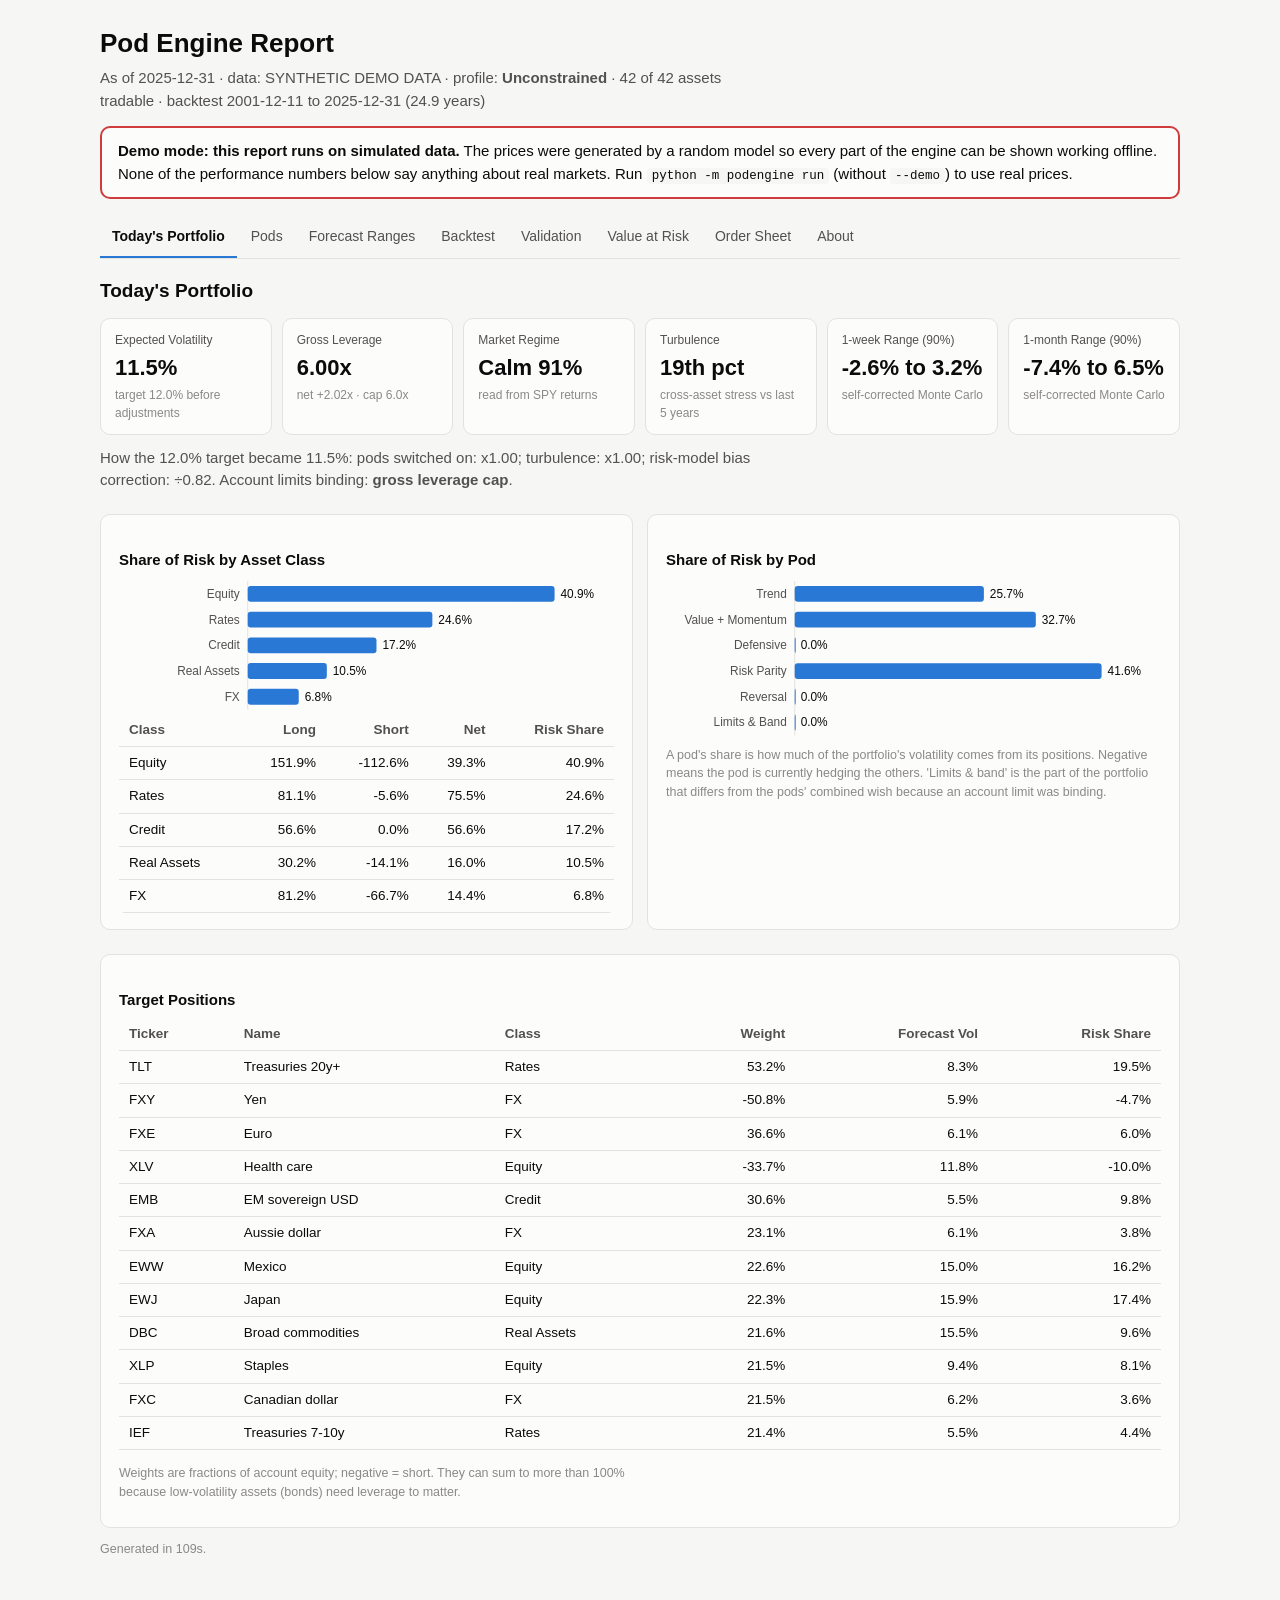
<file: podengine/docs/example_report_demo.html>
<!DOCTYPE html><html lang=en><head><meta charset=utf-8><meta name=viewport content='width=device-width,initial-scale=1'><title>Pod Engine report 2025-12-31</title><style>
:root{color-scheme:light;--bg:#f6f6f4;--surface:#fcfcfb;--line:#e3e2de;--text:#0b0b0b;--text2:#52514e;--muted:#8a8984;
--s1:#2a78d6;--s2:#eb6834;--s3:#1baf7a;--s4:#eda100;--s5:#e87ba4;--band1:#cde2fb;--band2:#9ec5f4;
--good:#0ca30c;--warn:#fab219;--crit:#d03b3b}
@media (prefers-color-scheme:dark){:root{color-scheme:dark;--bg:#111110;--surface:#1a1a19;--line:#32322f;--text:#f0efec;
--text2:#c3c2b7;--muted:#8a8984;--s1:#3987e5;--s2:#d95926;--s3:#199e70;--s4:#c98500;--s5:#d55181;--band1:#184f95;--band2:#1c5cab}}
*{box-sizing:border-box}body{margin:0;background:var(--bg);color:var(--text);font:15px/1.5 -apple-system,BlinkMacSystemFont,"Segoe UI",Roboto,Helvetica,Arial,sans-serif}
main{max-width:1120px;margin:0 auto;padding:24px 20px 60px}
h1{font-size:26px;margin:0 0 4px}h2{font-size:19px;margin:38px 0 6px}h3{font-size:15px;margin:18px 0 6px}
p{margin:6px 0 10px;color:var(--text2);max-width:78ch}.sub{color:var(--text2);margin:0 0 14px}
.card{background:var(--surface);border:1px solid var(--line);border-radius:10px;padding:16px 18px;margin:12px 0}
.banner{background:var(--surface);border:2px solid var(--crit);border-radius:10px;padding:12px 16px;margin:14px 0;color:var(--text)}
.tiles{display:grid;grid-template-columns:repeat(auto-fit,minmax(165px,1fr));gap:10px;margin:12px 0}
.tile{background:var(--surface);border:1px solid var(--line);border-radius:10px;padding:12px 14px}
.tile .k{font-size:12px;color:var(--text2)}.tile .v{font-size:22px;font-weight:600;margin-top:2px}.tile .n{font-size:12px;color:var(--muted);margin-top:2px}
.scroll{overflow:auto;max-height:440px;border-radius:6px}table{border-collapse:collapse;width:100%;font-size:13.5px}
thead th{position:sticky;top:0;background:var(--surface);z-index:1}
.subtabs{display:flex;gap:2px;overflow-x:auto;border-bottom:1px solid var(--line);margin:18px 0 4px;position:sticky;top:0;background:var(--bg);z-index:3}
.subtab{border:0;background:none;color:var(--text2);font:inherit;font-size:14px;padding:9px 12px;border-bottom:2px solid transparent;cursor:pointer;white-space:nowrap}
.subtab[aria-selected=true]{color:var(--text);border-bottom-color:var(--s1);font-weight:600}
.subpanel[hidden]{display:none}.subpanel>h2{margin-top:18px}
th,td{padding:6px 10px;border-bottom:1px solid var(--line);text-align:right;white-space:nowrap}
th{color:var(--text2);font-weight:600}th:first-child,td:first-child{text-align:left}td.l,th.l{text-align:left;white-space:normal}
.grid2{display:grid;grid-template-columns:repeat(auto-fit,minmax(420px,1fr));gap:14px}
.chart{position:relative;width:100%}.chart svg{display:block;width:100%;height:auto}
.legend{display:flex;flex-wrap:wrap;gap:14px;font-size:12.5px;color:var(--text2);margin:2px 0 6px}
.legend i{display:inline-block;width:14px;height:3px;border-radius:2px;margin-right:6px;vertical-align:middle}
.tip{position:absolute;pointer-events:none;background:var(--surface);border:1px solid var(--line);border-radius:8px;padding:6px 9px;font-size:12px;
box-shadow:0 2px 10px rgba(0,0,0,.12);display:none;white-space:nowrap;z-index:5}
.pill{display:inline-block;border:1px solid var(--line);border-radius:999px;padding:1px 9px;font-size:12px;color:var(--text2)}
.dot{display:inline-block;width:8px;height:8px;border-radius:50%;margin-right:6px}
small,.small{font-size:12.5px;color:var(--muted)}code{font-size:12.5px;background:var(--bg);padding:1px 5px;border-radius:4px}
</style></head><body><main><h1>Pod Engine Report</h1><p class=sub>As of 2025-12-31 · data: SYNTHETIC DEMO DATA · profile: <b>Unconstrained</b> · 42 of 42 assets tradable · backtest 2001-12-11 to 2025-12-31 (24.9 years)</p><div class=banner><b>Demo mode: this report runs on simulated data.</b> The prices were generated by a random model so every part of the engine can be shown working offline. None of the performance numbers below say anything about real markets. Run <code>python -m podengine run</code> (without <code>--demo</code>) to use real prices.</div><nav class=subtabs role=tablist><button class=subtab role=tab aria-selected=true data-tab=t0><span class=pv-tablabel>Today&#x27;s Portfolio</span></button><button class=subtab role=tab aria-selected=false data-tab=t1><span class=pv-tablabel>Pods</span></button><button class=subtab role=tab aria-selected=false data-tab=t2><span class=pv-tablabel>Forecast Ranges</span></button><button class=subtab role=tab aria-selected=false data-tab=t3><span class=pv-tablabel>Backtest</span></button><button class=subtab role=tab aria-selected=false data-tab=t4><span class=pv-tablabel>Validation</span></button><button class=subtab role=tab aria-selected=false data-tab=t5><span class=pv-tablabel>Value at Risk</span></button><button class=subtab role=tab aria-selected=false data-tab=t6><span class=pv-tablabel>Order Sheet</span></button><button class=subtab role=tab aria-selected=false data-tab=t7><span class=pv-tablabel>About</span></button></nav><section class=subpanel id=t0><h2>Today's Portfolio</h2><div class=tiles><div class=tile><div class=k>Expected Volatility</div><div class=v>11.5%</div><div class=n>target 12.0% before adjustments</div></div><div class=tile><div class=k>Gross Leverage</div><div class=v>6.00x</div><div class=n>net +2.02x · cap 6.0x</div></div><div class=tile><div class=k>Market Regime</div><div class=v>Calm 91%</div><div class=n>read from SPY returns</div></div><div class=tile><div class=k>Turbulence</div><div class=v>19th pct</div><div class=n>cross-asset stress vs last 5 years</div></div><div class=tile><div class=k>1-week Range (90%)</div><div class=v>-2.6% to 3.2%</div><div class=n>self-corrected Monte Carlo</div></div><div class=tile><div class=k>1-month Range (90%)</div><div class=v>-7.4% to 6.5%</div><div class=n>self-corrected Monte Carlo</div></div></div><p>How the 12.0% target became 11.5%: pods switched on: x1.00; turbulence: x1.00; risk-model bias correction: ÷0.82. Account limits binding: <b>gross leverage cap</b>.</p><div class=grid2><div class=card><h3>Share of Risk by Asset Class</h3><div class=chart id=c_cls></div><div class=scroll><table><thead><tr><th>Class</th><th>Long</th><th>Short</th><th>Net</th><th>Risk Share</th></tr></thead><tbody><tr><td>Equity</td><td>151.9%</td><td>-112.6%</td><td>39.3%</td><td>40.9%</td></tr><tr><td>Rates</td><td>81.1%</td><td>-5.6%</td><td>75.5%</td><td>24.6%</td></tr><tr><td>Credit</td><td>56.6%</td><td>0.0%</td><td>56.6%</td><td>17.2%</td></tr><tr><td>Real Assets</td><td>30.2%</td><td>-14.1%</td><td>16.0%</td><td>10.5%</td></tr><tr><td>FX</td><td>81.2%</td><td>-66.7%</td><td>14.4%</td><td>6.8%</td></tr></tbody></table></div></div><div class=card><h3>Share of Risk by Pod</h3><div class=chart id=c_pod></div><p class=small>A pod's share is how much of the portfolio's volatility comes from its positions. Negative means the pod is currently hedging the others. 'Limits & band' is the part of the portfolio that differs from the pods' combined wish because an account limit was binding.</p></div></div><div class=card><h3>Target Positions</h3><div class=scroll><table><thead><tr><th>Ticker</th><th class=l>Name</th><th class=l>Class</th><th>Weight</th><th>Forecast Vol</th><th>Risk Share</th></tr></thead><tbody><tr><td>TLT</td><td class=l>Treasuries 20y+</td><td class=l>Rates</td><td>53.2%</td><td>8.3%</td><td>19.5%</td></tr><tr><td>FXY</td><td class=l>Yen</td><td class=l>FX</td><td>-50.8%</td><td>5.9%</td><td>-4.7%</td></tr><tr><td>FXE</td><td class=l>Euro</td><td class=l>FX</td><td>36.6%</td><td>6.1%</td><td>6.0%</td></tr><tr><td>XLV</td><td class=l>Health care</td><td class=l>Equity</td><td>-33.7%</td><td>11.8%</td><td>-10.0%</td></tr><tr><td>EMB</td><td class=l>EM sovereign USD</td><td class=l>Credit</td><td>30.6%</td><td>5.5%</td><td>9.8%</td></tr><tr><td>FXA</td><td class=l>Aussie dollar</td><td class=l>FX</td><td>23.1%</td><td>6.1%</td><td>3.8%</td></tr><tr><td>EWW</td><td class=l>Mexico</td><td class=l>Equity</td><td>22.6%</td><td>15.0%</td><td>16.2%</td></tr><tr><td>EWJ</td><td class=l>Japan</td><td class=l>Equity</td><td>22.3%</td><td>15.9%</td><td>17.4%</td></tr><tr><td>DBC</td><td class=l>Broad commodities</td><td class=l>Real Assets</td><td>21.6%</td><td>15.5%</td><td>9.6%</td></tr><tr><td>XLP</td><td class=l>Staples</td><td class=l>Equity</td><td>21.5%</td><td>9.4%</td><td>8.1%</td></tr><tr><td>FXC</td><td class=l>Canadian dollar</td><td class=l>FX</td><td>21.5%</td><td>6.2%</td><td>3.6%</td></tr><tr><td>IEF</td><td class=l>Treasuries 7-10y</td><td class=l>Rates</td><td>21.4%</td><td>5.5%</td><td>4.4%</td></tr><tr><td>EWT</td><td class=l>Taiwan</td><td class=l>Equity</td><td>-16.7%</td><td>15.6%</td><td>-8.0%</td></tr><tr><td>XLB</td><td class=l>Materials</td><td class=l>Equity</td><td>16.3%</td><td>12.8%</td><td>9.0%</td></tr><tr><td>FXB</td><td class=l>Pound</td><td class=l>FX</td><td>-16.0%</td><td>5.8%</td><td>-1.9%</td></tr><tr><td>FXI</td><td class=l>China large-cap</td><td class=l>Equity</td><td>-15.8%</td><td>17.5%</td><td>-8.3%</td></tr><tr><td>SLV</td><td class=l>Silver</td><td class=l>Real Assets</td><td>-14.1%</td><td>17.5%</td><td>-3.7%</td></tr><tr><td>LQD</td><td class=l>IG corporates</td><td class=l>Credit</td><td>14.0%</td><td>5.1%</td><td>3.4%</td></tr><tr><td>EWU</td><td class=l>United Kingdom</td><td class=l>Equity</td><td>13.7%</td><td>17.7%</td><td>10.8%</td></tr><tr><td>HYG</td><td class=l>High yield</td><td class=l>Credit</td><td>12.0%</td><td>6.8%</td><td>3.9%</td></tr><tr><td>EEM</td><td class=l>Emerging markets</td><td class=l>Equity</td><td>11.4%</td><td>10.9%</td><td>4.9%</td></tr><tr><td>XLU</td><td class=l>Utilities</td><td class=l>Equity</td><td>-11.1%</td><td>9.4%</td><td>-4.0%</td></tr><tr><td>XLI</td><td class=l>Industrials</td><td class=l>Equity</td><td>10.7%</td><td>11.5%</td><td>4.8%</td></tr><tr><td>EWY</td><td class=l>South Korea</td><td class=l>Equity</td><td>-10.3%</td><td>15.8%</td><td>-5.1%</td></tr><tr><td>EWC</td><td class=l>Canada</td><td class=l>Equity</td><td>-9.2%</td><td>16.8%</td><td>-5.0%</td></tr><tr><td>EWA</td><td class=l>Australia</td><td class=l>Equity</td><td>8.9%</td><td>16.4%</td><td>6.2%</td></tr><tr><td>IWM</td><td class=l>Russell 2000</td><td class=l>Equity</td><td>-6.7%</td><td>12.4%</td><td>-3.0%</td></tr><tr><td>VNQ</td><td class=l>US REITs</td><td class=l>Real Assets</td><td>6.6%</td><td>14.4%</td><td>3.9%</td></tr><tr><td>TIP</td><td class=l>TIPS</td><td class=l>Rates</td><td>6.5%</td><td>4.7%</td><td>1.2%</td></tr><tr><td>XLY</td><td class=l>Discretionary</td><td class=l>Equity</td><td>6.3%</td><td>11.9%</td><td>2.8%</td></tr><tr><td>XLF</td><td class=l>Financials</td><td class=l>Equity</td><td>5.7%</td><td>13.2%</td><td>2.8%</td></tr><tr><td>IEI</td><td class=l>Treasuries 3-7y</td><td class=l>Rates</td><td>-5.6%</td><td>2.9%</td><td>-0.5%</td></tr><tr><td>XLK</td><td class=l>Technology</td><td class=l>Equity</td><td>5.3%</td><td>13.4%</td><td>2.7%</td></tr><tr><td>EWG</td><td class=l>Germany</td><td class=l>Equity</td><td>-4.6%</td><td>14.6%</td><td>-2.5%</td></tr><tr><td>XLE</td><td class=l>Energy</td><td class=l>Equity</td><td>-4.4%</td><td>15.3%</td><td>-2.4%</td></tr><tr><td>QQQ</td><td class=l>Nasdaq 100</td><td class=l>Equity</td><td>2.2%</td><td>11.0%</td><td>0.9%</td></tr><tr><td>SPY</td><td class=l>S&amp;P 500</td><td class=l>Equity</td><td>1.9%</td><td>11.0%</td><td>0.8%</td></tr><tr><td>EWZ</td><td class=l>Brazil</td><td class=l>Equity</td><td>1.6%</td><td>15.5%</td><td>1.0%</td></tr><tr><td>EFA</td><td class=l>Developed ex-US</td><td class=l>Equity</td><td>1.3%</td><td>13.6%</td><td>0.7%</td></tr><tr><td>DBA</td><td class=l>Agriculture</td><td class=l>Real Assets</td><td>1.0%</td><td>13.0%</td><td>0.2%</td></tr><tr><td>USO</td><td class=l>Crude oil</td><td class=l>Real Assets</td><td>0.9%</td><td>21.3%</td><td>0.4%</td></tr><tr><td>GLD</td><td class=l>Gold</td><td class=l>Real Assets</td><td>0.1%</td><td>11.8%</td><td>0.0%</td></tr></tbody></table></div><p class=small>Weights are fractions of account equity; negative = short. They can sum to more than 100% because low-volatility assets (bonds) need leverage to matter.</p></div></section><section class=subpanel id=t1 hidden><h2>Pod Scoreboard</h2><p>Each pod is an independent strategy run at the same stand-alone volatility (10%). Its share of risk follows its shrunk Sharpe ratio: the out-of-sample record pulled toward a sceptical prior. A pod in drawdown is halved, then switched off, until it recovers. 'Benched' means the evidence for the pod's edge is at or below zero, so it gets no capital for now.</p><div class=card><div class=scroll><table><thead><tr><th>Pod</th><th>Backtest Sharpe</th><th>Prior</th><th>Shrunk Sharpe</th><th>Current Drawdown</th><th>Worst Drawdown</th><th>Status</th><th>Avg. Risk Switch</th><th>Added per Year</th></tr></thead><tbody><tr><td>Trend</td><td>0.13</td><td>0.30</td><td>0.17 ± 0.17</td><td>-5.5%</td><td>-37.6%</td><td><span class=dot style='background:var(--good)'></span>Full</td><td>70%</td><td>1.1%</td></tr><tr><td>Value + Momentum</td><td>0.20</td><td>0.30</td><td>0.22 ± 0.17</td><td>-0.1%</td><td>-26.1%</td><td><span class=dot style='background:var(--good)'></span>Full</td><td>93%</td><td>2.6%</td></tr><tr><td>Defensive</td><td>-0.34</td><td>0.20</td><td>-0.20 ± 0.17</td><td>-7.2%</td><td>-75.4%</td><td><span class=dot style='background:var(--muted)'></span>Benched</td><td>60%</td><td>0.2%</td></tr><tr><td>Risk Parity</td><td>0.28</td><td>0.30</td><td>0.28 ± 0.17</td><td>-2.4%</td><td>-31.4%</td><td><span class=dot style='background:var(--good)'></span>Full</td><td>75%</td><td>0.7%</td></tr><tr><td>Reversal <span class=pill>Experimental</span></td><td>-1.41</td><td>0.00</td><td>-1.06 ± 0.17</td><td>-49.5%</td><td>-96.5%</td><td><span class=dot style='background:var(--crit)'></span>Off</td><td>24%</td><td>0.0%</td></tr></tbody></table></div><div class=chart id=c_pods></div><div class=legend><span><i style='background:var(--s1)'></i>Trend</span><span><i style='background:var(--s2)'></i>Value + Momentum</span><span><i style='background:var(--s3)'></i>Defensive</span><span><i style='background:var(--s4)'></i>Risk Parity</span><span><i style='background:var(--s5)'></i>Reversal</span></div><p class=small>Chart: cumulative paper return of each pod at its own volatility target, after its own trading and financing costs. 'Added per year' is the pod's share of the portfolio's actual P&L before costs; the part caused by account limits, the trade band and price drift adds -0.2% per year.</p><p class=small><b>Trend</b>: Time-series momentum: long what has been rising, short what has been falling, across every asset class. <i>Source: AQR / managed-futures funds (Moskowitz, Ooi &amp; Pedersen 2012; Hurst, Ooi &amp; Pedersen 2017).</i></p><p class=small><b>Value + Momentum</b>: Within each peer group, long cheap and strong assets, short expensive and weak ones. The two signals offset each other&#x27;s bad periods. <i>Source: AQR (Asness, Moskowitz &amp; Pedersen 2013, &#x27;Value and Momentum Everywhere&#x27;).</i></p><p class=small><b>Defensive</b>: Betting against beta: long low-beta equity markets (levered up), short high-beta ones (scaled down), so the pair has no net market exposure. <i>Source: AQR (Frazzini &amp; Pedersen 2014).</i></p><p class=small><b>Risk Parity</b>: Long-only core: equal risk from equities, government bonds, credit and real assets, so no single economic environment dominates. <i>Source: Bridgewater All Weather (risk balanced across growth and inflation outcomes).</i></p><p class=small><b>Reversal</b>: EXPERIMENTAL. Buys last week&#x27;s laggards and sells its leaders within equity groups, sized up when markets are turbulent (when liquidity is scarce and providing it pays more). Starts with a prior of zero edge, so it only gets capital if its own record earns it. <i>Source: Liquidity provision (Lehmann 1990; Nagel 2012). Weak at ETF level and cost-sensitive - the validation gate decides..</i></p></div></section><section class=subpanel id=t2 hidden><h2>Forecast Ranges and How Honest They Have Been</h2><p>The Monte Carlo re-plays real historical days drawn from the regime it thinks we are in, scaled to today's volatility forecast. Then it is audited: at each past date the range was compared with what happened, and the quantile levels were nudged after every miss. Corrected coverage should sit close to the stated level.</p><div class=card><h3>Out-of-sample Coverage</h3><div class=scroll><table><thead><tr><th>Forecast</th><th>Tests</th><th>90% Range: Raw</th><th>90%: Self-corrected</th><th>50% Range: Raw</th><th>50%: Self-corrected</th></tr></thead><tbody><tr><td>Engine portfolio, 1 week</td><td>1204</td><td>93.2%</td><td>90.1%</td><td>58.7%</td><td>50.5%</td></tr><tr><td>Engine portfolio, 1 month</td><td>241</td><td>94.6%</td><td>90.9%</td><td>52.7%</td><td>49.8%</td></tr><tr><td>SPY alone, 1 month</td><td>241</td><td>95.4%</td><td>91.7%</td><td>63.5%</td><td>52.3%</td></tr></tbody></table></div><p class=small>Read: a '90% range' should contain the outcome 90% of the time. Raw = the simulation as is; self-corrected = after the adaptive adjustment.</p></div><div class=card><h3>Today's Portfolio, Held as is</h3><div class=scroll><table><thead><tr><th>Horizon</th><th>90% Range</th><th>50% Range</th><th>Median</th><th>Chance of Loss</th><th>Average of Worst 2.5%</th></tr></thead><tbody><tr><td>1 day</td><td>-1.2% to 1.2%</td><td>-0.4% to 0.5%</td><td>0.06%</td><td>47%</td><td>-2.0%</td></tr><tr><td>1 week</td><td>-2.6% to 3.2%</td><td>-0.4% to 1.4%</td><td>0.23%</td><td>45%</td><td>-4.8%</td></tr><tr><td>1 month</td><td>-7.4% to 6.5%</td><td>-2.6% to 3.4%</td><td>0.55%</td><td>45%</td><td>-13.3%</td></tr></tbody></table></div></div><div class=card><h3>The Strategy Over the Next Year</h3><div class=chart id=c_fan></div><div class=legend><span><i style='background:var(--band1)'></i>90% of paths</span><span><i style='background:var(--band2)'></i>middle 50%</span><span><i style='background:var(--s1)'></i>median</span></div><p>Value of 1.00 invested, 4,000 simulated paths, centred on a Sharpe ratio of 0.34 (the shrunk estimate, not the backtest average) at 11.5% volatility. Chance of being down after a year: <b>40%</b>. Chance of a drawdown worse than 10% / 20% / 30% along the way: <b>61% / 14% / 4%</b>.</p><p><b>Kelly check.</b> Golden-section search on the simulated paths puts growth-optimal leverage at <b>1.8x</b> today's size (the bell-curve formula would say 3.0x; fat tails pull it down). The engine never runs above 0.50 of full Kelly, because the edge estimate itself is uncertain.</p></div></section><section class=subpanel id=t3 hidden><h2>Walk-forward Backtest</h2><p>Every decision used only data available at that close; trades were placed 1 day later and paid trading, financing and short-borrow costs. Benchmarks are shown without costs.</p><div class=card><div class=scroll><table><thead><tr><th></th><th>Return / Yr</th><th>Volatility</th><th>Sharpe</th><th>Sortino</th><th>Max Drawdown</th><th>Worst Month</th><th>Positive Months</th><th>Skew</th></tr></thead><tbody><tr><td>Engine</td><td>4.8%</td><td>9.9%</td><td>0.25</td><td>0.35</td><td>-27.7%</td><td>-11.8%</td><td>53%</td><td>-0.27</td></tr><tr><td>Stocks (SPY)</td><td>3.1%</td><td>20.7%</td><td>0.12</td><td>0.16</td><td>-66.5%</td><td>-45.3%</td><td>62%</td><td>-0.67</td></tr><tr><td>60/40 (SPY/IEF)</td><td>3.1%</td><td>12.6%</td><td>0.09</td><td>0.12</td><td>-46.0%</td><td>-32.1%</td><td>63%</td><td>-0.70</td></tr></tbody></table></div><h3>Growth of 1.00 (log Scale)</h3><div class=chart id=c_eq></div><div class=legend><span><i style='background:var(--s1)'></i>Engine</span><span><i style='background:var(--s2)'></i>Stocks (SPY)</span><span><i style='background:var(--s3)'></i>60/40 (SPY/IEF)</span></div><h3>Engine Drawdown</h3><div class=chart id=c_dd></div></div><p>Average gross leverage 3.72x (net +0.81x). Turnover 31.6x equity per year. Costs already deducted: trading 0.85% and financing/borrow 1.11% per year.</p><div class=grid2><div class=card><h3>Calendar Years</h3><div class=scroll><table><thead><tr><th>Year</th><th>Engine</th><th>Stocks (SPY)</th><th>60/40 (SPY/IEF)</th></tr></thead><tbody><tr><td>2001</td><td>-0.2%</td><td>1.9%</td><td>1.2%</td></tr><tr><td>2002</td><td>42.8%</td><td>48.0%</td><td>32.8%</td></tr><tr><td>2003</td><td>32.3%</td><td>10.4%</td><td>10.8%</td></tr><tr><td>2004</td><td>10.9%</td><td>-0.4%</td><td>0.2%</td></tr><tr><td>2005</td><td>7.2%</td><td>4.2%</td><td>5.6%</td></tr><tr><td>2006</td><td>7.3%</td><td>7.1%</td><td>9.5%</td></tr><tr><td>2007</td><td>4.4%</td><td>31.2%</td><td>19.2%</td></tr><tr><td>2008</td><td>0.6%</td><td>-56.5%</td><td>-38.9%</td></tr><tr><td>2009</td><td>2.4%</td><td>33.5%</td><td>16.2%</td></tr><tr><td>2010</td><td>-3.0%</td><td>1.6%</td><td>1.8%</td></tr><tr><td>2011</td><td>-10.4%</td><td>10.3%</td><td>3.5%</td></tr><tr><td>2012</td><td>1.9%</td><td>19.3%</td><td>13.4%</td></tr><tr><td>2013</td><td>14.0%</td><td>21.7%</td><td>10.3%</td></tr><tr><td>2014</td><td>-2.3%</td><td>5.9%</td><td>5.0%</td></tr><tr><td>2015</td><td>5.6%</td><td>-28.9%</td><td>-13.6%</td></tr><tr><td>2016</td><td>-4.4%</td><td>-28.3%</td><td>-19.4%</td></tr><tr><td>2017</td><td>-2.9%</td><td>-10.9%</td><td>-0.3%</td></tr><tr><td>2018</td><td>2.3%</td><td>12.7%</td><td>8.3%</td></tr><tr><td>2019</td><td>0.7%</td><td>20.3%</td><td>12.7%</td></tr><tr><td>2020</td><td>6.1%</td><td>-1.7%</td><td>-0.4%</td></tr><tr><td>2021</td><td>4.2%</td><td>13.4%</td><td>5.2%</td></tr><tr><td>2022</td><td>-2.0%</td><td>2.7%</td><td>-3.7%</td></tr><tr><td>2023</td><td>-6.8%</td><td>2.7%</td><td>2.2%</td></tr><tr><td>2024</td><td>-3.4%</td><td>-2.1%</td><td>2.2%</td></tr><tr><td>2025</td><td>28.0%</td><td>22.7%</td><td>17.4%</td></tr></tbody></table></div></div><div class=card><h3>Worst Drawdowns</h3><div class=scroll><table><thead><tr><th>Peak</th><th>Trough</th><th>Recovered</th><th>Depth</th></tr></thead><tbody><tr><td>2015-07-10</td><td>2017-08-17</td><td>2025-12-22</td><td>-27.7%</td></tr><tr><td>2010-02-04</td><td>2011-08-29</td><td>2013-05-24</td><td>-22.6%</td></tr><tr><td>2013-08-22</td><td>2014-06-11</td><td>2015-05-11</td><td>-18.9%</td></tr><tr><td>2006-06-28</td><td>2009-05-21</td><td>2010-02-04</td><td>-14.1%</td></tr><tr><td>2003-11-06</td><td>2003-12-04</td><td>2004-01-30</td><td>-8.1%</td></tr></tbody></table></div><h3>Historical Stress Episodes</h3><p class=small>Not shown in demo mode: simulated prices have no real 2008 or 2020. With real data this table shows the engine and the benchmarks through each named crisis.</p></div></div></section><section class=subpanel id=t4 hidden><h2>Is it Real? The Validation Gate</h2><div class=tiles><div class=tile><div class=k>Sharpe Ratio</div><div class=v>0.25</div><div class=n>90% interval -0.10 to 0.61</div></div><div class=tile><div class=k>P(true Sharpe &gt; 0)</div><div class=v>89%</div><div class=n>adjusts for skew and fat tails</div></div><div class=tile><div class=k>Deflated Sharpe</div><div class=v>26%</div><div class=n>vs best-of-19 luck hurdle 0.38 (strict)</div></div><div class=tile><div class=k>Overfitting Probability</div><div class=v>61%</div><div class=n>252 train/test splits</div></div><div class=tile><div class=k>Track Record Needed</div><div class=v>43.7 yrs</div><div class=n>to be 95% sure Sharpe > 0</div></div></div><p><b>How to read this.</b> The deflated Sharpe asks whether the result beats the best Sharpe you would expect from 19 skill-less tries; every configuration ever run on this data is logged in <code>state/trials.jsonl</code>, so experimenting raises the hurdle automatically. The headline uses the stricter of two hurdles: one from the spread of the logged results (0.12, deflated Sharpe 75%) and one assuming every trial was an independent zero-skill strategy (0.38, 26%). Ideas you tried by hand before running the engine are not in the log, so even the strict figure is a ceiling. Above about 95% is strong, 80-95% is suggestive, below that the result is not distinguishable from luck. Overfitting probability is how often the best-looking setting in one half of history ended up below the median in the other half; under 20% is healthy, near 50% means choosing settings by backtest is no better than chance. When all the variants below score within noise of each other, a high value is expected and the lesson is to keep the defaults rather than switch to whichever variant happened to win.</p><div class=card><h3>Does Each Layer Earn Its Place?</h3><div class=scroll><table><thead><tr><th>Variant</th><th>Sharpe</th><th>Vs Baseline</th><th>Volatility</th><th>Return / Yr</th><th>Max Drawdown</th><th>Turnover</th></tr></thead><tbody><tr><td>Baseline</td><td>0.25</td><td></td><td>9.9%</td><td>4.8%</td><td>-27.7%</td><td>31.6x</td></tr><tr><td>No pod stops</td><td>0.35</td><td>+0.10</td><td>10.8%</td><td>6.1%</td><td>-25.3%</td><td>34.6x</td></tr><tr><td>No turbulence de-risking</td><td>0.20</td><td>-0.05</td><td>10.6%</td><td>4.3%</td><td>-34.7%</td><td>31.5x</td></tr><tr><td>Equal risk per pod (no tilt)</td><td>0.20</td><td>-0.04</td><td>8.2%</td><td>4.1%</td><td>-22.3%</td><td>39.8x</td></tr><tr><td>Full Kelly tilt</td><td>0.22</td><td>-0.03</td><td>10.0%</td><td>4.5%</td><td>-27.4%</td><td>30.3x</td></tr><tr><td>No Kelly cap</td><td>0.25</td><td>+0.00</td><td>9.9%</td><td>4.8%</td><td>-27.7%</td><td>31.6x</td></tr><tr><td>No trade band</td><td>0.23</td><td>-0.02</td><td>10.0%</td><td>4.6%</td><td>-28.9%</td><td>49.3x</td></tr><tr><td>No risk-model calibration</td><td>0.32</td><td>+0.07</td><td>9.1%</td><td>5.3%</td><td>-26.7%</td><td>28.9x</td></tr><tr><td>Portfolio stop on</td><td>0.23</td><td>-0.02</td><td>8.9%</td><td>4.4%</td><td>-21.8%</td><td>26.6x</td></tr><tr><td>Monthly rebalance</td><td>0.10</td><td>-0.15</td><td>9.8%</td><td>3.3%</td><td>-40.0%</td><td>22.7x</td></tr><tr><td>Slow trend only</td><td>0.23</td><td>-0.02</td><td>9.8%</td><td>4.6%</td><td>-29.0%</td><td>28.7x</td></tr><tr><td>Fast trend only</td><td>0.24</td><td>-0.01</td><td>9.9%</td><td>4.7%</td><td>-28.5%</td><td>37.5x</td></tr><tr><td>Trade at same close (no lag)</td><td>0.28</td><td>+0.03</td><td>10.0%</td><td>5.1%</td><td>-24.9%</td><td>31.7x</td></tr><tr><td>Costs x2</td><td>0.17</td><td>-0.08</td><td>9.9%</td><td>4.0%</td><td>-30.8%</td><td>30.0x</td></tr><tr><td>Without trend</td><td>0.28</td><td>+0.04</td><td>9.8%</td><td>5.1%</td><td>-26.9%</td><td>28.5x</td></tr><tr><td>Without value momentum</td><td>0.10</td><td>-0.15</td><td>9.9%</td><td>3.2%</td><td>-33.6%</td><td>22.4x</td></tr><tr><td>Without defensive</td><td>0.23</td><td>-0.02</td><td>10.0%</td><td>4.6%</td><td>-25.0%</td><td>30.9x</td></tr><tr><td>Without risk parity</td><td>0.25</td><td>+0.00</td><td>9.8%</td><td>4.8%</td><td>-30.4%</td><td>36.2x</td></tr><tr><td>Without reversal</td><td>0.25</td><td>-0.00</td><td>9.9%</td><td>4.8%</td><td>-27.7%</td><td>31.6x</td></tr></tbody></table></div><p class=small>Each row changes one thing. If removing a layer <i>improves</i> the result on your data, that layer is not earning its place there; a difference under about ±0.1 is noise. The defaults were fixed in advance from the literature, not chosen from this table. 'Trade at same close' shows how much of the result depends on execution timing.</p></div><div class=card><h3>Volatility Model Scorecard</h3><p>Out-of-sample QLIKE loss (lower is better): cascade model (HAR) <b>0.254</b> vs EWMA baseline <b>0.363</b>. Current blend weight on HAR: 78%. Range data (open/high/low) in use: yes. Regime model: Calm ≈ 9% vol, Stress ≈ 18% vol, Crisis ≈ 55% vol on SPY.</p></div></section><section class=subpanel id=t5 hidden><h2>Value at Risk</h2><p>How much today's target portfolio could lose. VaR 99% is the loss exceeded on 1 day in 100. Expected Shortfall (ES) 97.5% is the average loss on the worst 2.5% of days; it describes how bad the bad days are, which VaR does not. All figures are losses as a share of account equity, before trading costs.</p><div class=card><h3>Today</h3><div class=scroll><table><thead><tr><th>Method</th><th>1-day VaR 95%</th><th>1-day VaR 99%</th><th>1-day ES 97.5%</th><th>10-day VaR 99%</th><th>10-day ES 97.5%</th></tr></thead><tbody><tr><td>Normal (bell curve)</td><td>1.19%</td><td>1.68%</td><td>1.69%</td><td>5.32%</td><td>5.35%</td></tr><tr><td>Filtered historical</td><td>0.95%</td><td>1.85%</td><td>1.88%</td><td>–</td><td>–</td></tr><tr><td>Regime Monte Carlo</td><td>1.18%</td><td>1.95%</td><td>1.99%</td><td>7.16%</td><td>7.58%</td></tr></tbody></table></div><p class=small>Normal uses the engine's covariance matrix and a bell curve. Filtered historical replays the last 1,000 days of real joint moves rescaled to today's volatility. Regime Monte Carlo adds regime switching and volatility clustering, which matters most at 10 days, where the normal column just multiplies by √10.</p></div><div class=grid2><div class=card><h3>Who Contributes to ES (by Asset)</h3><div class=chart id=c_ces></div><p class=small>Euler allocation: the average loss each position contributed on the worst 2.5% of scenarios. The bars sum to the total ES of 1.88%; negative bars are positions that gained on those days.</p></div><div class=card><h3>Who Contributes to ES (by Pod)</h3><div class=scroll><table><thead><tr><th>Pod</th><th>ES Contribution</th><th>Share</th></tr></thead><tbody><tr><td>Trend</td><td>0.61%</td><td>33%</td></tr><tr><td>Value + Momentum</td><td>0.32%</td><td>17%</td></tr><tr><td>Defensive</td><td>0.00%</td><td>0%</td></tr><tr><td>Risk Parity</td><td>0.95%</td><td>51%</td></tr><tr><td>Reversal</td><td>0.00%</td><td>0%</td></tr><tr><td>Limits & Band</td><td>0.00%</td><td>0%</td></tr></tbody></table></div></div></div><div class=card><h3>Backtest of the 1-day VaR</h3><p>Each day's VaR was compared with the market P&L of what the engine actually held. Forecasts for each day used only data up to the previous close: 6,277 days, 2001-12-11 to 2025-12-31.</p><div class=scroll><table><thead><tr><th>Method</th><th>Level</th><th>Breaches / Expected</th><th>Breach Rate</th><th>Kupiec P</th><th>Christoffersen P</th><th>Combined P</th><th>Basel Light, Last 250 Days</th></tr></thead><tbody><tr><td>Normal (bell curve)</td><td>95%</td><td>241 / 314</td><td>3.84%</td><td><0.001 <b>✗</b></td><td>0.552</td><td><0.001 <b>✗</b></td><td></td></tr><tr><td></td><td>99%</td><td>82 / 63</td><td>1.31%</td><td>0.020 <b>✗</b></td><td>0.954</td><td>0.066</td><td><span class=dot style='background:var(--good)'></span>green (0)</td></tr><tr><td>Filtered historical</td><td>95%</td><td>275 / 314</td><td>4.38%</td><td>0.022 <b>✗</b></td><td>0.383</td><td>0.049 <b>✗</b></td><td></td></tr><tr><td></td><td>99%</td><td>66 / 63</td><td>1.05%</td><td>0.684</td><td>0.717</td><td>0.862</td><td><span class=dot style='background:var(--good)'></span>green (0)</td></tr><tr><td>Filtered historical, self-corrected</td><td>95%</td><td>307 / 314</td><td>4.89%</td><td>0.691</td><td>0.588</td><td>0.798</td><td></td></tr><tr><td></td><td>99%</td><td>61 / 63</td><td>0.97%</td><td>0.822</td><td>0.278</td><td>0.541</td><td><span class=dot style='background:var(--good)'></span>green (0)</td></tr></tbody></table></div><p class=small><b>Reading the tests.</b> A p-value under 0.05 (marked ✗) rejects the model. Kupiec asks whether breaches happen as often as stated. Christoffersen asks whether they bunch together, which means the model reacts too slowly. The Basel light counts 99% breaches in the last 250 days: 0-4 green, 5-9 yellow, 10 or more red. The self-corrected line adjusts its quantile after every breach, so it should pass the frequency test by design; the clustering test is the real check on it.</p><p><b>Expected Shortfall test</b> (Acerbi-Székely Z2, filtered historical, 97.5%): Z2 = 0.016, p = 0.595. On the 153 days that broke the 97.5% VaR, the forecast ES averaged 1.67% and the actual loss averaged 1.69%. Z2 near 0 means the ES was right on average; clearly negative means tail losses were larger than forecast. The p-value is computed by simulating from the model's own daily scenarios.</p><div class=chart id=c_varbt></div><div class=legend><span><i style='background:var(--s1)'></i>Daily P&amp;L</span><span><i style='background:var(--s2)'></i>99% VaR (as a loss)</span></div><p class=small>Last three years. Breaches are the days the P&L line drops below the VaR line.</p></div></section><section class=subpanel id=t6 hidden><h2>Order Sheet for a $100,000 Account</h2><div class=card><div class=scroll><table><thead><tr><th>Ticker</th><th class=l>Name</th><th>Weight</th><th>Dollars</th><th>Price</th><th>Shares</th></tr></thead><tbody><tr><td>TLT</td><td class=l>Treasuries 20y+</td><td>53.2%</td><td>53,215</td><td>57.12</td><td>932</td></tr><tr><td>FXY</td><td class=l>Yen</td><td>-50.8%</td><td>-50,755</td><td>141.88</td><td>-358</td></tr><tr><td>FXE</td><td class=l>Euro</td><td>36.6%</td><td>36,596</td><td>119.08</td><td>307</td></tr><tr><td>XLV</td><td class=l>Health care</td><td>-33.7%</td><td>-33,706</td><td>110.93</td><td>-304</td></tr><tr><td>EMB</td><td class=l>EM sovereign USD</td><td>30.6%</td><td>30,588</td><td>117.34</td><td>261</td></tr><tr><td>FXA</td><td class=l>Aussie dollar</td><td>23.1%</td><td>23,093</td><td>131.22</td><td>176</td></tr><tr><td>EWW</td><td class=l>Mexico</td><td>22.6%</td><td>22,618</td><td>163.74</td><td>138</td></tr><tr><td>EWJ</td><td class=l>Japan</td><td>22.3%</td><td>22,345</td><td>127.97</td><td>175</td></tr><tr><td>DBC</td><td class=l>Broad commodities</td><td>21.6%</td><td>21,612</td><td>156.03</td><td>139</td></tr><tr><td>XLP</td><td class=l>Staples</td><td>21.5%</td><td>21,544</td><td>109.95</td><td>196</td></tr><tr><td>FXC</td><td class=l>Canadian dollar</td><td>21.5%</td><td>21,471</td><td>131.35</td><td>163</td></tr><tr><td>IEF</td><td class=l>Treasuries 7-10y</td><td>21.4%</td><td>21,371</td><td>86.02</td><td>248</td></tr><tr><td>EWT</td><td class=l>Taiwan</td><td>-16.7%</td><td>-16,702</td><td>164.05</td><td>-102</td></tr><tr><td>XLB</td><td class=l>Materials</td><td>16.3%</td><td>16,337</td><td>130.88</td><td>125</td></tr><tr><td>FXB</td><td class=l>Pound</td><td>-16.0%</td><td>-15,966</td><td>123.81</td><td>-129</td></tr><tr><td>FXI</td><td class=l>China large-cap</td><td>-15.8%</td><td>-15,844</td><td>103.65</td><td>-153</td></tr><tr><td>SLV</td><td class=l>Silver</td><td>-14.1%</td><td>-14,141</td><td>187.88</td><td>-75</td></tr><tr><td>LQD</td><td class=l>IG corporates</td><td>14.0%</td><td>13,997</td><td>93.49</td><td>150</td></tr><tr><td>EWU</td><td class=l>United Kingdom</td><td>13.7%</td><td>13,706</td><td>91.10</td><td>150</td></tr><tr><td>HYG</td><td class=l>High yield</td><td>12.0%</td><td>12,028</td><td>116.92</td><td>103</td></tr><tr><td>EEM</td><td class=l>Emerging markets</td><td>11.4%</td><td>11,359</td><td>146.34</td><td>78</td></tr><tr><td>XLU</td><td class=l>Utilities</td><td>-11.1%</td><td>-11,104</td><td>144.12</td><td>-77</td></tr><tr><td>XLI</td><td class=l>Industrials</td><td>10.7%</td><td>10,748</td><td>113.77</td><td>94</td></tr><tr><td>EWY</td><td class=l>South Korea</td><td>-10.3%</td><td>-10,304</td><td>175.07</td><td>-59</td></tr><tr><td>EWC</td><td class=l>Canada</td><td>-9.2%</td><td>-9,186</td><td>173.47</td><td>-53</td></tr><tr><td>EWA</td><td class=l>Australia</td><td>8.9%</td><td>8,950</td><td>124.79</td><td>72</td></tr><tr><td>IWM</td><td class=l>Russell 2000</td><td>-6.7%</td><td>-6,713</td><td>133.96</td><td>-50</td></tr><tr><td>VNQ</td><td class=l>US REITs</td><td>6.6%</td><td>6,648</td><td>127.12</td><td>52</td></tr><tr><td>TIP</td><td class=l>TIPS</td><td>6.5%</td><td>6,471</td><td>100.45</td><td>64</td></tr><tr><td>XLY</td><td class=l>Discretionary</td><td>6.3%</td><td>6,339</td><td>159.75</td><td>40</td></tr><tr><td>XLF</td><td class=l>Financials</td><td>5.7%</td><td>5,658</td><td>88.97</td><td>64</td></tr><tr><td>IEI</td><td class=l>Treasuries 3-7y</td><td>-5.6%</td><td>-5,589</td><td>98.56</td><td>-57</td></tr><tr><td>XLK</td><td class=l>Technology</td><td>5.3%</td><td>5,309</td><td>114.24</td><td>46</td></tr><tr><td>EWG</td><td class=l>Germany</td><td>-4.6%</td><td>-4,638</td><td>138.26</td><td>-34</td></tr><tr><td>XLE</td><td class=l>Energy</td><td>-4.4%</td><td>-4,448</td><td>153.65</td><td>-29</td></tr><tr><td>QQQ</td><td class=l>Nasdaq 100</td><td>2.2%</td><td>2,167</td><td>141.87</td><td>15</td></tr><tr><td>SPY</td><td class=l>S&amp;P 500</td><td>1.9%</td><td>1,936</td><td>144.83</td><td>13</td></tr><tr><td>EWZ</td><td class=l>Brazil</td><td>1.6%</td><td>1,609</td><td>88.48</td><td>18</td></tr><tr><td>EFA</td><td class=l>Developed ex-US</td><td>1.3%</td><td>1,280</td><td>142.85</td><td>9</td></tr><tr><td>DBA</td><td class=l>Agriculture</td><td>1.0%</td><td>967</td><td>164.22</td><td>6</td></tr><tr><td>USO</td><td class=l>Crude oil</td><td>0.9%</td><td>883</td><td>65.80</td><td>13</td></tr><tr><td>GLD</td><td class=l>Gold</td><td>0.1%</td><td>59</td><td>124.28</td><td>0</td></tr></tbody></table></div><p class=small>Shares are for the ETF. Where a futures column is filled, that contract is an alternative way to hold the same exposure (not in addition). Futures counts are rounded to whole contracts; the rounding gap is the resulting error as a share of the account. Bond-futures hedge ratios are approximate.</p></div></section><section class=subpanel id=t7 hidden><h2>What This Is, and What it is Not</h2><div class=card>
<p><b>What is predictable.</b> Volatility (roughly half of its variation), correlations (some), and how wide the range of outcomes is. The engine puts its modelling effort there. Direction is barely predictable, so expected returns are shrunk hard and no position depends on a point forecast.</p>
<p><b>Known weak points.</b> (1) Free data only covers funds that exist today. (2) Positions are assumed to hold their target weight between rebalances. (3) Trading costs are flat assumptions per asset class; real costs rise in stress. (4) Value here means 'cheap versus five years ago', a price-only proxy. (5) Regime probabilities lag turning points. (6) Risk parity relies on stocks and bonds not falling together for long; 2022 is the cautionary case. (7) A backtest of a strategy designed after the fact always flatters it; that is what the deflated Sharpe and the trial log are for.</p>
<p><b>Not advice.</b> This is a research tool. It does not know your tax situation, margin terms or other holdings.</p></div></section><p class=small>Generated in 109s.</p></main><script>
const NS='http://www.w3.org/2000/svg';
function el(t,a,p){const e=document.createElementNS(NS,t);for(const k in a)e.setAttribute(k,a[k]);if(p)p.appendChild(e);return e}
function fmt(v,f){if(v==null||isNaN(v))return '–';if(f==='pct')return (v*100).toFixed(1)+'%';if(f==='mult')return v.toFixed(2)+'x';return v.toFixed(2)}
function ticks(lo,hi,n){const st=Math.pow(10,Math.floor(Math.log10((hi-lo)/n)));const e=(hi-lo)/n/st;const s=st*(e>5?10:e>2?5:e>1?2:1);const o=[];for(let v=Math.ceil(lo/s)*s;v<=hi+1e-9;v+=s)o.push(v);return o}
function lineChart(id,d){const box=document.getElementById(id);if(!box)return;const W=1000,H=d.h||340,m={l:56,r:d.labels===false?16:120,t:10,b:26};
 const svg=el('svg',{viewBox:`0 0 ${W} ${H}`,role:'img'},box);const n=d.x.length;const tr=v=>d.log?Math.log(v):v;
 let lo=Infinity,hi=-Infinity;const all=[...d.series];if(d.bands)d.bands.forEach(b=>{all.push({y:b.lo});all.push({y:b.hi})});
 all.forEach(s=>s.y.forEach(v=>{if(v!=null&&isFinite(v)){lo=Math.min(lo,tr(v));hi=Math.max(hi,tr(v))}}));const pad=(hi-lo)*0.05||1;lo-=pad;hi+=pad;
 const X=i=>m.l+(W-m.l-m.r)*i/(n-1),Y=v=>m.t+(H-m.t-m.b)*(1-(tr(v)-lo)/(hi-lo));
 let tk=d.log?[0.25,0.5,1,2,4,8,16,32,64,128].filter(v=>Math.log(v)>=lo&&Math.log(v)<=hi):ticks(lo,hi,5);
 tk.forEach(v=>{el('line',{x1:m.l,x2:W-m.r,y1:Y(v),y2:Y(v),stroke:'var(--line)','stroke-width':1},svg);
  const t=el('text',{x:m.l-8,y:Y(v)+4,'text-anchor':'end','font-size':12,fill:'var(--muted)'},svg);t.textContent=fmt(v,d.fmt)});
 const step=Math.max(1,Math.floor(n/6));for(let i=0;i<n;i+=step){const t=el('text',{x:X(i),y:H-6,'text-anchor':'middle','font-size':12,fill:'var(--muted)'},svg);t.textContent=d.xshort?d.xshort[i]:d.x[i]}
 if(d.bands)d.bands.forEach(b=>{let p='';b.hi.forEach((v,i)=>p+=(i?'L':'M')+X(i)+' '+Y(v));for(let i=n-1;i>=0;i--)p+='L'+X(i)+' '+Y(b.lo[i]);el('path',{d:p+'Z',fill:b.color,opacity:.75},svg)});
 const ends=[];d.series.forEach(s=>{let p='',pen=false;s.y.forEach((v,i)=>{if(v==null||!isFinite(v)){pen=false;return}p+=(pen?'L':'M')+X(i).toFixed(1)+' '+Y(v).toFixed(1);pen=true});
  el('path',{d:p,fill:'none',stroke:s.color,'stroke-width':2,'stroke-linejoin':'round'},svg);let j=n-1;while(j>0&&(s.y[j]==null))j--;ends.push({name:s.name,y:Y(s.y[j]),color:s.color})});
 if(d.labels!==false&&d.series.length<=5){ends.sort((a,b)=>a.y-b.y);for(let i=1;i<ends.length;i++)if(ends[i].y-ends[i-1].y<15)ends[i].y=ends[i-1].y+15;
  ends.forEach(e=>{el('circle',{cx:W-m.r+7,cy:e.y,r:4,fill:e.color},svg);const t=el('text',{x:W-m.r+15,y:e.y+4,'font-size':12,fill:'var(--text2)'},svg);t.textContent=e.name})}
 const cross=el('line',{y1:m.t,y2:H-m.b,stroke:'var(--muted)','stroke-width':1,visibility:'hidden'},svg);const tip=document.createElement('div');tip.className='tip';box.appendChild(tip);
 svg.addEventListener('mousemove',ev=>{const r=svg.getBoundingClientRect();const px=(ev.clientX-r.left)/r.width*W;let i=Math.round((px-m.l)/(W-m.l-m.r)*(n-1));i=Math.max(0,Math.min(n-1,i));
  cross.setAttribute('x1',X(i));cross.setAttribute('x2',X(i));cross.setAttribute('visibility','visible');
  let h='<b>'+d.x[i]+'</b>';d.series.forEach(s=>{h+='<br><span class="dot" style="background:'+s.color+'"></span>'+s.name+': '+fmt(s.y[i],d.fmt)});
  if(d.bands)d.bands.forEach(b=>{h+='<br>'+b.name+': '+fmt(b.lo[i],d.fmt)+' to '+fmt(b.hi[i],d.fmt)});
  tip.innerHTML=h;tip.style.display='block';const left=(X(i)/W*r.width);tip.style.left=(left>r.width*0.6?left-tip.offsetWidth-12:left+12)+'px';tip.style.top='10px'});
 svg.addEventListener('mouseleave',()=>{cross.setAttribute('visibility','hidden');tip.style.display='none'})}
document.addEventListener("click",e=>{const b=e.target.closest(".subtab");if(!b)return;
 document.querySelectorAll(".subtab").forEach(x=>x.setAttribute("aria-selected",x===b?"true":"false"));
 document.querySelectorAll(".subpanel").forEach(p=>p.hidden=p.id!==b.dataset.tab);window.scrollTo(0,0)});
function barChart(id,d){const box=document.getElementById(id);if(!box)return;const W=500,rh=26,m={l:d.left||130,r:60,t:4,b:4},H=m.t+m.b+rh*d.labels.length;
 const svg=el('svg',{viewBox:`0 0 ${W} ${H}`,role:'img',style:'max-width:560px'},box);const mx=Math.max(...d.values.map(Math.abs),1e-9),neg=Math.min(...d.values)<0;
 const x0=neg?m.l+(W-m.l-m.r)/2:m.l,sc=(neg?(W-m.l-m.r)/2:(W-m.l-m.r))/mx;el('line',{x1:x0,x2:x0,y1:m.t,y2:H-m.b,stroke:'var(--line)'},svg);
 const tip=document.createElement('div');tip.className='tip';box.appendChild(tip);
 d.labels.forEach((lb,i)=>{const v=d.values[i],y=m.t+i*rh,w=Math.abs(v)*sc;const t=el('text',{x:m.l-8,y:y+rh/2+4,'text-anchor':'end','font-size':12,fill:'var(--text2)'},svg);t.textContent=lb;
  const b=el('rect',{x:v<0?x0-w:x0,y:y+5,width:Math.max(w,1),height:rh-10,rx:3,fill:d.color||'var(--s1)'},svg);
  const tv=el('text',{x:v<0?x0-w-6:x0+w+6,y:y+rh/2+4,'text-anchor':v<0?'end':'start','font-size':12,fill:'var(--text)'},svg);tv.textContent=fmt(v,d.fmt);
  const hit=el('rect',{x:0,y:y,width:W,height:rh,fill:'transparent'},svg);hit.addEventListener('mousemove',()=>{tip.innerHTML='<b>'+lb+'</b>: '+fmt(v,d.fmt);tip.style.display='block';tip.style.left='40%';tip.style.top=(y/H*100)+'%'});
  hit.addEventListener('mouseleave',()=>tip.style.display='none')})}

barChart("c_cls",{"labels": ["Equity", "Rates", "Credit", "Real Assets", "FX"], "values": [0.40892, 0.24606, 0.1716, 0.10543, 0.06799], "fmt": "pct"});
barChart("c_pod",{"labels": ["Trend", "Value + Momentum", "Defensive", "Risk Parity", "Reversal", "Limits & Band"], "values": [0.25662, 0.32708, -0.0, 0.4163, -0.0, -0.0], "fmt": "pct"});
lineChart("c_pods",{"x": ["2001-12-11", "2001-12-18", "2001-12-25", "2002-01-01", "2002-01-08", "2002-01-15", "2002-01-22", "2002-01-29", "2002-02-05", "2002-02-12", "2002-02-19", "2002-02-26", "2002-03-05", "2002-03-12", "2002-03-19", "2002-03-26", "2002-04-02", "2002-04-09", "2002-04-16", "2002-04-23", "2002-04-30", "2002-05-07", "2002-05-14", "2002-05-21", "2002-05-28", "2002-06-04", "2002-06-11", "2002-06-18", "2002-06-25", "2002-07-02", "2002-07-09", "2002-07-16", "2002-07-23", "2002-07-30", "2002-08-06", "2002-08-13", "2002-08-20", "2002-08-27", "2002-09-03", "2002-09-10", "2002-09-17", "2002-09-24", "2002-10-01", "2002-10-08", "2002-10-15", "2002-10-22", "2002-10-29", "2002-11-05", "2002-11-12", "2002-11-19", "2002-11-26", "2002-12-03", "2002-12-10", "2002-12-17", "2002-12-24", "2002-12-31", "2003-01-07", "2003-01-14", "2003-01-21", "2003-01-28", "2003-02-04", "2003-02-11", "2003-02-18", "2003-02-25", "2003-03-04", "2003-03-11", "2003-03-18", "2003-03-25", "2003-04-01", "2003-04-08", "2003-04-15", "2003-04-22", "2003-04-29", "2003-05-06", "2003-05-13", "2003-05-20", "2003-05-27", "2003-06-03", "2003-06-10", "2003-06-17", "2003-06-24", "2003-07-01", "2003-07-08", "2003-07-15", "2003-07-22", "2003-07-29", "2003-08-05", "2003-08-12", "2003-08-19", "2003-08-26", "2003-09-02", "2003-09-09", "2003-09-16", "2003-09-23", "2003-09-30", "2003-10-07", "2003-10-14", "2003-10-21", "2003-10-28", "2003-11-04", "2003-11-11", "2003-11-18", "2003-11-25", "2003-12-02", "2003-12-09", "2003-12-16", "2003-12-23", "2003-12-30", "2004-01-06", "2004-01-13", "2004-01-20", "2004-01-27", "2004-02-03", "2004-02-10", "2004-02-17", "2004-02-24", "2004-03-02", "2004-03-09", "2004-03-16", "2004-03-23", "2004-03-30", "2004-04-06", "2004-04-13", "2004-04-20", "2004-04-27", "2004-05-04", "2004-05-11", "2004-05-18", "2004-05-25", "2004-06-01", "2004-06-08", "2004-06-15", "2004-06-22", "2004-06-29", "2004-07-06", "2004-07-13", "2004-07-20", "2004-07-27", "2004-08-03", "2004-08-10", "2004-08-17", "2004-08-24", "2004-08-31", "2004-09-07", "2004-09-14", "2004-09-21", "2004-09-28", "2004-10-05", "2004-10-12", "2004-10-19", "2004-10-26", "2004-11-02", "2004-11-09", "2004-11-16", "2004-11-23", "2004-11-30", "2004-12-07", "2004-12-14", "2004-12-21", "2004-12-28", "2005-01-04", "2005-01-11", "2005-01-18", "2005-01-25", "2005-02-01", "2005-02-08", "2005-02-15", "2005-02-22", "2005-03-01", "2005-03-08", "2005-03-15", "2005-03-22", "2005-03-29", "2005-04-05", "2005-04-12", "2005-04-19", "2005-04-26", "2005-05-03", "2005-05-10", "2005-05-17", "2005-05-24", "2005-05-31", "2005-06-07", "2005-06-14", "2005-06-21", "2005-06-28", "2005-07-05", "2005-07-12", "2005-07-19", "2005-07-26", "2005-08-02", "2005-08-09", "2005-08-16", "2005-08-23", "2005-08-30", "2005-09-06", "2005-09-13", "2005-09-20", "2005-09-27", "2005-10-04", "2005-10-11", "2005-10-18", "2005-10-25", "2005-11-01", "2005-11-08", "2005-11-15", "2005-11-22", "2005-11-29", "2005-12-06", "2005-12-13", "2005-12-20", "2005-12-27", "2006-01-03", "2006-01-10", "2006-01-17", "2006-01-24", "2006-01-31", "2006-02-07", "2006-02-14", "2006-02-21", "2006-02-28", "2006-03-07", "2006-03-14", "2006-03-21", "2006-03-28", "2006-04-04", "2006-04-11", "2006-04-18", "2006-04-25", "2006-05-02", "2006-05-09", "2006-05-16", "2006-05-23", "2006-05-30", "2006-06-06", "2006-06-13", "2006-06-20", "2006-06-27", "2006-07-04", "2006-07-11", "2006-07-18", "2006-07-25", "2006-08-01", "2006-08-08", "2006-08-15", "2006-08-22", "2006-08-29", "2006-09-05", "2006-09-12", "2006-09-19", "2006-09-26", "2006-10-03", "2006-10-10", "2006-10-17", "2006-10-24", "2006-10-31", "2006-11-07", "2006-11-14", "2006-11-21", "2006-11-28", "2006-12-05", "2006-12-12", "2006-12-19", "2006-12-26", "2007-01-02", "2007-01-09", "2007-01-16", "2007-01-23", "2007-01-30", "2007-02-06", "2007-02-13", "2007-02-20", "2007-02-27", "2007-03-06", "2007-03-13", "2007-03-20", "2007-03-27", "2007-04-03", "2007-04-10", "2007-04-17", "2007-04-24", "2007-05-01", "2007-05-08", "2007-05-15", "2007-05-22", "2007-05-29", "2007-06-05", "2007-06-12", "2007-06-19", "2007-06-26", "2007-07-03", "2007-07-10", "2007-07-17", "2007-07-24", "2007-07-31", "2007-08-07", "2007-08-14", "2007-08-21", "2007-08-28", "2007-09-04", "2007-09-11", "2007-09-18", "2007-09-25", "2007-10-02", "2007-10-09", "2007-10-16", "2007-10-23", "2007-10-30", "2007-11-06", "2007-11-13", "2007-11-20", "2007-11-27", "2007-12-04", "2007-12-11", "2007-12-18", "2007-12-25", "2008-01-01", "2008-01-08", "2008-01-15", "2008-01-22", "2008-01-29", "2008-02-05", "2008-02-12", "2008-02-19", "2008-02-26", "2008-03-04", "2008-03-11", "2008-03-18", "2008-03-25", "2008-04-01", "2008-04-08", "2008-04-15", "2008-04-22", "2008-04-29", "2008-05-06", "2008-05-13", "2008-05-20", "2008-05-27", "2008-06-03", "2008-06-10", "2008-06-17", "2008-06-24", "2008-07-01", "2008-07-08", "2008-07-15", "2008-07-22", "2008-07-29", "2008-08-05", "2008-08-12", "2008-08-19", "2008-08-26", "2008-09-02", "2008-09-09", "2008-09-16", "2008-09-23", "2008-09-30", "2008-10-07", "2008-10-14", "2008-10-21", "2008-10-28", "2008-11-04", "2008-11-11", "2008-11-18", "2008-11-25", "2008-12-02", "2008-12-09", "2008-12-16", "2008-12-23", "2008-12-30", "2009-01-06", "2009-01-13", "2009-01-20", "2009-01-27", "2009-02-03", "2009-02-10", "2009-02-17", "2009-02-24", "2009-03-03", "2009-03-10", "2009-03-17", "2009-03-24", "2009-03-31", "2009-04-07", "2009-04-14", "2009-04-21", "2009-04-28", "2009-05-05", "2009-05-12", "2009-05-19", "2009-05-26", "2009-06-02", "2009-06-09", "2009-06-16", "2009-06-23", "2009-06-30", "2009-07-07", "2009-07-14", "2009-07-21", "2009-07-28", "2009-08-04", "2009-08-11", "2009-08-18", "2009-08-25", "2009-09-01", "2009-09-08", "2009-09-15", "2009-09-22", "2009-09-29", "2009-10-06", "2009-10-13", "2009-10-20", "2009-10-27", "2009-11-03", "2009-11-10", "2009-11-17", "2009-11-24", "2009-12-01", "2009-12-08", "2009-12-15", "2009-12-22", "2009-12-29", "2010-01-05", "2010-01-12", "2010-01-19", "2010-01-26", "2010-02-02", "2010-02-09", "2010-02-16", "2010-02-23", "2010-03-02", "2010-03-09", "2010-03-16", "2010-03-23", "2010-03-30", "2010-04-06", "2010-04-13", "2010-04-20", "2010-04-27", "2010-05-04", "2010-05-11", "2010-05-18", "2010-05-25", "2010-06-01", "2010-06-08", "2010-06-15", "2010-06-22", "2010-06-29", "2010-07-06", "2010-07-13", "2010-07-20", "2010-07-27", "2010-08-03", "2010-08-10", "2010-08-17", "2010-08-24", "2010-08-31", "2010-09-07", "2010-09-14", "2010-09-21", "2010-09-28", "2010-10-05", "2010-10-12", "2010-10-19", "2010-10-26", "2010-11-02", "2010-11-09", "2010-11-16", "2010-11-23", "2010-11-30", "2010-12-07", "2010-12-14", "2010-12-21", "2010-12-28", "2011-01-04", "2011-01-11", "2011-01-18", "2011-01-25", "2011-02-01", "2011-02-08", "2011-02-15", "2011-02-22", "2011-03-01", "2011-03-08", "2011-03-15", "2011-03-22", "2011-03-29", "2011-04-05", "2011-04-12", "2011-04-19", "2011-04-26", "2011-05-03", "2011-05-10", "2011-05-17", "2011-05-24", "2011-05-31", "2011-06-07", "2011-06-14", "2011-06-21", "2011-06-28", "2011-07-05", "2011-07-12", "2011-07-19", "2011-07-26", "2011-08-02", "2011-08-09", "2011-08-16", "2011-08-23", "2011-08-30", "2011-09-06", "2011-09-13", "2011-09-20", "2011-09-27", "2011-10-04", "2011-10-11", "2011-10-18", "2011-10-25", "2011-11-01", "2011-11-08", "2011-11-15", "2011-11-22", "2011-11-29", "2011-12-06", "2011-12-13", "2011-12-20", "2011-12-27", "2012-01-03", "2012-01-10", "2012-01-17", "2012-01-24", "2012-01-31", "2012-02-07", "2012-02-14", "2012-02-21", "2012-02-28", "2012-03-06", "2012-03-13", "2012-03-20", "2012-03-27", "2012-04-03", "2012-04-10", "2012-04-17", "2012-04-24", "2012-05-01", "2012-05-08", "2012-05-15", "2012-05-22", "2012-05-29", "2012-06-05", "2012-06-12", "2012-06-19", "2012-06-26", "2012-07-03", "2012-07-10", "2012-07-17", "2012-07-24", "2012-07-31", "2012-08-07", "2012-08-14", "2012-08-21", "2012-08-28", "2012-09-04", "2012-09-11", "2012-09-18", "2012-09-25", "2012-10-02", "2012-10-09", "2012-10-16", "2012-10-23", "2012-10-30", "2012-11-06", "2012-11-13", "2012-11-20", "2012-11-27", "2012-12-04", "2012-12-11", "2012-12-18", "2012-12-25", "2013-01-01", "2013-01-08", "2013-01-15", "2013-01-22", "2013-01-29", "2013-02-05", "2013-02-12", "2013-02-19", "2013-02-26", "2013-03-05", "2013-03-12", "2013-03-19", "2013-03-26", "2013-04-02", "2013-04-09", "2013-04-16", "2013-04-23", "2013-04-30", "2013-05-07", "2013-05-14", "2013-05-21", "2013-05-28", "2013-06-04", "2013-06-11", "2013-06-18", "2013-06-25", "2013-07-02", "2013-07-09", "2013-07-16", "2013-07-23", "2013-07-30", "2013-08-06", "2013-08-13", "2013-08-20", "2013-08-27", "2013-09-03", "2013-09-10", "2013-09-17", "2013-09-24", "2013-10-01", "2013-10-08", "2013-10-15", "2013-10-22", "2013-10-29", "2013-11-05", "2013-11-12", "2013-11-19", "2013-11-26", "2013-12-03", "2013-12-10", "2013-12-17", "2013-12-24", "2013-12-31", "2014-01-07", "2014-01-14", "2014-01-21", "2014-01-28", "2014-02-04", "2014-02-11", "2014-02-18", "2014-02-25", "2014-03-04", "2014-03-11", "2014-03-18", "2014-03-25", "2014-04-01", "2014-04-08", "2014-04-15", "2014-04-22", "2014-04-29", "2014-05-06", "2014-05-13", "2014-05-20", "2014-05-27", "2014-06-03", "2014-06-10", "2014-06-17", "2014-06-24", "2014-07-01", "2014-07-08", "2014-07-15", "2014-07-22", "2014-07-29", "2014-08-05", "2014-08-12", "2014-08-19", "2014-08-26", "2014-09-02", "2014-09-09", "2014-09-16", "2014-09-23", "2014-09-30", "2014-10-07", "2014-10-14", "2014-10-21", "2014-10-28", "2014-11-04", "2014-11-11", "2014-11-18", "2014-11-25", "2014-12-02", "2014-12-09", "2014-12-16", "2014-12-23", "2014-12-30", "2015-01-06", "2015-01-13", "2015-01-20", "2015-01-27", "2015-02-03", "2015-02-10", "2015-02-17", "2015-02-24", "2015-03-03", "2015-03-10", "2015-03-17", "2015-03-24", "2015-03-31", "2015-04-07", "2015-04-14", "2015-04-21", "2015-04-28", "2015-05-05", "2015-05-12", "2015-05-19", "2015-05-26", "2015-06-02", "2015-06-09", "2015-06-16", "2015-06-23", "2015-06-30", "2015-07-07", "2015-07-14", "2015-07-21", "2015-07-28", "2015-08-04", "2015-08-11", "2015-08-18", "2015-08-25", "2015-09-01", "2015-09-08", "2015-09-15", "2015-09-22", "2015-09-29", "2015-10-06", "2015-10-13", "2015-10-20", "2015-10-27", "2015-11-03", "2015-11-10", "2015-11-17", "2015-11-24", "2015-12-01", "2015-12-08", "2015-12-15", "2015-12-22", "2015-12-29", "2016-01-05", "2016-01-12", "2016-01-19", "2016-01-26", "2016-02-02", "2016-02-09", "2016-02-16", "2016-02-23", "2016-03-01", "2016-03-08", "2016-03-15", "2016-03-22", "2016-03-29", "2016-04-05", "2016-04-12", "2016-04-19", "2016-04-26", "2016-05-03", "2016-05-10", "2016-05-17", "2016-05-24", "2016-05-31", "2016-06-07", "2016-06-14", "2016-06-21", "2016-06-28", "2016-07-05", "2016-07-12", "2016-07-19", "2016-07-26", "2016-08-02", "2016-08-09", "2016-08-16", "2016-08-23", "2016-08-30", "2016-09-06", "2016-09-13", "2016-09-20", "2016-09-27", "2016-10-04", "2016-10-11", "2016-10-18", "2016-10-25", "2016-11-01", "2016-11-08", "2016-11-15", "2016-11-22", "2016-11-29", "2016-12-06", "2016-12-13", "2016-12-20", "2016-12-27", "2017-01-03", "2017-01-10", "2017-01-17", "2017-01-24", "2017-01-31", "2017-02-07", "2017-02-14", "2017-02-21", "2017-02-28", "2017-03-07", "2017-03-14", "2017-03-21", "2017-03-28", "2017-04-04", "2017-04-11", "2017-04-18", "2017-04-25", "2017-05-02", "2017-05-09", "2017-05-16", "2017-05-23", "2017-05-30", "2017-06-06", "2017-06-13", "2017-06-20", "2017-06-27", "2017-07-04", "2017-07-11", "2017-07-18", "2017-07-25", "2017-08-01", "2017-08-08", "2017-08-15", "2017-08-22", "2017-08-29", "2017-09-05", "2017-09-12", "2017-09-19", "2017-09-26", "2017-10-03", "2017-10-10", "2017-10-17", "2017-10-24", "2017-10-31", "2017-11-07", "2017-11-14", "2017-11-21", "2017-11-28", "2017-12-05", "2017-12-12", "2017-12-19", "2017-12-26", "2018-01-02", "2018-01-09", "2018-01-16", "2018-01-23", "2018-01-30", "2018-02-06", "2018-02-13", "2018-02-20", "2018-02-27", "2018-03-06", "2018-03-13", "2018-03-20", "2018-03-27", "2018-04-03", "2018-04-10", "2018-04-17", "2018-04-24", "2018-05-01", "2018-05-08", "2018-05-15", "2018-05-22", "2018-05-29", "2018-06-05", "2018-06-12", "2018-06-19", "2018-06-26", "2018-07-03", "2018-07-10", "2018-07-17", "2018-07-24", "2018-07-31", "2018-08-07", "2018-08-14", "2018-08-21", "2018-08-28", "2018-09-04", "2018-09-11", "2018-09-18", "2018-09-25", "2018-10-02", "2018-10-09", "2018-10-16", "2018-10-23", "2018-10-30", "2018-11-06", "2018-11-13", "2018-11-20", "2018-11-27", "2018-12-04", "2018-12-11", "2018-12-18", "2018-12-25", "2019-01-01", "2019-01-08", "2019-01-15", "2019-01-22", "2019-01-29", "2019-02-05", "2019-02-12", "2019-02-19", "2019-02-26", "2019-03-05", "2019-03-12", "2019-03-19", "2019-03-26", "2019-04-02", "2019-04-09", "2019-04-16", "2019-04-23", "2019-04-30", "2019-05-07", "2019-05-14", "2019-05-21", "2019-05-28", "2019-06-04", "2019-06-11", "2019-06-18", "2019-06-25", "2019-07-02", "2019-07-09", "2019-07-16", "2019-07-23", "2019-07-30", "2019-08-06", "2019-08-13", "2019-08-20", "2019-08-27", "2019-09-03", "2019-09-10", "2019-09-17", "2019-09-24", "2019-10-01", "2019-10-08", "2019-10-15", "2019-10-22", "2019-10-29", "2019-11-05", "2019-11-12", "2019-11-19", "2019-11-26", "2019-12-03", "2019-12-10", "2019-12-17", "2019-12-24", "2019-12-31", "2020-01-07", "2020-01-14", "2020-01-21", "2020-01-28", "2020-02-04", "2020-02-11", "2020-02-18", "2020-02-25", "2020-03-03", "2020-03-10", "2020-03-17", "2020-03-24", "2020-03-31", "2020-04-07", "2020-04-14", "2020-04-21", "2020-04-28", "2020-05-05", "2020-05-12", "2020-05-19", "2020-05-26", "2020-06-02", "2020-06-09", "2020-06-16", "2020-06-23", "2020-06-30", "2020-07-07", "2020-07-14", "2020-07-21", "2020-07-28", "2020-08-04", "2020-08-11", "2020-08-18", "2020-08-25", "2020-09-01", "2020-09-08", "2020-09-15", "2020-09-22", "2020-09-29", "2020-10-06", "2020-10-13", "2020-10-20", "2020-10-27", "2020-11-03", "2020-11-10", "2020-11-17", "2020-11-24", "2020-12-01", "2020-12-08", "2020-12-15", "2020-12-22", "2020-12-29", "2021-01-05", "2021-01-12", "2021-01-19", "2021-01-26", "2021-02-02", "2021-02-09", "2021-02-16", "2021-02-23", "2021-03-02", "2021-03-09", "2021-03-16", "2021-03-23", "2021-03-30", "2021-04-06", "2021-04-13", "2021-04-20", "2021-04-27", "2021-05-04", "2021-05-11", "2021-05-18", "2021-05-25", "2021-06-01", "2021-06-08", "2021-06-15", "2021-06-22", "2021-06-29", "2021-07-06", "2021-07-13", "2021-07-20", "2021-07-27", "2021-08-03", "2021-08-10", "2021-08-17", "2021-08-24", "2021-08-31", "2021-09-07", "2021-09-14", "2021-09-21", "2021-09-28", "2021-10-05", "2021-10-12", "2021-10-19", "2021-10-26", "2021-11-02", "2021-11-09", "2021-11-16", "2021-11-23", "2021-11-30", "2021-12-07", "2021-12-14", "2021-12-21", "2021-12-28", "2022-01-04", "2022-01-11", "2022-01-18", "2022-01-25", "2022-02-01", "2022-02-08", "2022-02-15", "2022-02-22", "2022-03-01", "2022-03-08", "2022-03-15", "2022-03-22", "2022-03-29", "2022-04-05", "2022-04-12", "2022-04-19", "2022-04-26", "2022-05-03", "2022-05-10", "2022-05-17", "2022-05-24", "2022-05-31", "2022-06-07", "2022-06-14", "2022-06-21", "2022-06-28", "2022-07-05", "2022-07-12", "2022-07-19", "2022-07-26", "2022-08-02", "2022-08-09", "2022-08-16", "2022-08-23", "2022-08-30", "2022-09-06", "2022-09-13", "2022-09-20", "2022-09-27", "2022-10-04", "2022-10-11", "2022-10-18", "2022-10-25", "2022-11-01", "2022-11-08", "2022-11-15", "2022-11-22", "2022-11-29", "2022-12-06", "2022-12-13", "2022-12-20", "2022-12-27", "2023-01-03", "2023-01-10", "2023-01-17", "2023-01-24", "2023-01-31", "2023-02-07", "2023-02-14", "2023-02-21", "2023-02-28", "2023-03-07", "2023-03-14", "2023-03-21", "2023-03-28", "2023-04-04", "2023-04-11", "2023-04-18", "2023-04-25", "2023-05-02", "2023-05-09", "2023-05-16", "2023-05-23", "2023-05-30", "2023-06-06", "2023-06-13", "2023-06-20", "2023-06-27", "2023-07-04", "2023-07-11", "2023-07-18", "2023-07-25", "2023-08-01", "2023-08-08", "2023-08-15", "2023-08-22", "2023-08-29", "2023-09-05", "2023-09-12", "2023-09-19", "2023-09-26", "2023-10-03", "2023-10-10", "2023-10-17", "2023-10-24", "2023-10-31", "2023-11-07", "2023-11-14", "2023-11-21", "2023-11-28", "2023-12-05", "2023-12-12", "2023-12-19", "2023-12-26", "2024-01-02", "2024-01-09", "2024-01-16", "2024-01-23", "2024-01-30", "2024-02-06", "2024-02-13", "2024-02-20", "2024-02-27", "2024-03-05", "2024-03-12", "2024-03-19", "2024-03-26", "2024-04-02", "2024-04-09", "2024-04-16", "2024-04-23", "2024-04-30", "2024-05-07", "2024-05-14", "2024-05-21", "2024-05-28", "2024-06-04", "2024-06-11", "2024-06-18", "2024-06-25", "2024-07-02", "2024-07-09", "2024-07-16", "2024-07-23", "2024-07-30", "2024-08-06", "2024-08-13", "2024-08-20", "2024-08-27", "2024-09-03", "2024-09-10", "2024-09-17", "2024-09-24", "2024-10-01", "2024-10-08", "2024-10-15", "2024-10-22", "2024-10-29", "2024-11-05", "2024-11-12", "2024-11-19", "2024-11-26", "2024-12-03", "2024-12-10", "2024-12-17", "2024-12-24", "2024-12-31", "2025-01-07", "2025-01-14", "2025-01-21", "2025-01-28", "2025-02-04", "2025-02-11", "2025-02-18", "2025-02-25", "2025-03-04", "2025-03-11", "2025-03-18", "2025-03-25", "2025-04-01", "2025-04-08", "2025-04-15", "2025-04-22", "2025-04-29", "2025-05-06", "2025-05-13", "2025-05-20", "2025-05-27", "2025-06-03", "2025-06-10", "2025-06-17", "2025-06-24", "2025-07-01", "2025-07-08", "2025-07-15", "2025-07-22", "2025-07-29", "2025-08-05", "2025-08-12", "2025-08-19", "2025-08-26", "2025-09-02", "2025-09-09", "2025-09-16", "2025-09-23", "2025-09-30", "2025-10-07", "2025-10-14", "2025-10-21", "2025-10-28", "2025-11-04", "2025-11-11", "2025-11-18", "2025-11-25", "2025-12-02", "2025-12-09", "2025-12-16", "2025-12-23", "2025-12-30"], "xshort": ["2001", "2001", "2001", "2002", "2002", "2002", "2002", "2002", "2002", "2002", "2002", "2002", "2002", "2002", "2002", "2002", "2002", "2002", "2002", "2002", "2002", "2002", "2002", "2002", "2002", "2002", "2002", "2002", "2002", "2002", "2002", "2002", "2002", "2002", "2002", "2002", "2002", "2002", "2002", "2002", "2002", "2002", "2002", "2002", "2002", "2002", "2002", "2002", "2002", "2002", "2002", "2002", "2002", "2002", "2002", "2002", "2003", "2003", "2003", "2003", "2003", "2003", "2003", "2003", "2003", "2003", "2003", "2003", "2003", "2003", "2003", "2003", "2003", "2003", "2003", "2003", "2003", "2003", "2003", "2003", "2003", "2003", "2003", "2003", "2003", "2003", "2003", "2003", "2003", "2003", "2003", "2003", "2003", "2003", "2003", "2003", "2003", "2003", "2003", "2003", "2003", "2003", "2003", "2003", "2003", "2003", "2003", "2003", "2004", "2004", "2004", "2004", "2004", "2004", "2004", "2004", "2004", "2004", "2004", "2004", "2004", "2004", "2004", "2004", "2004", "2004", "2004", "2004", "2004", "2004", "2004", "2004", "2004", "2004", "2004", "2004", "2004", "2004", "2004", "2004", "2004", "2004", "2004", "2004", "2004", "2004", "2004", "2004", "2004", "2004", "2004", "2004", "2004", "2004", "2004", "2004", "2004", "2004", "2004", "2004", "2005", "2005", "2005", "2005", "2005", "2005", "2005", "2005", "2005", "2005", "2005", "2005", "2005", "2005", "2005", "2005", "2005", "2005", "2005", "2005", "2005", "2005", "2005", "2005", "2005", "2005", "2005", "2005", "2005", "2005", "2005", "2005", "2005", "2005", "2005", "2005", "2005", "2005", "2005", "2005", "2005", "2005", "2005", "2005", "2005", "2005", "2005", "2005", "2005", "2005", "2005", "2005", "2006", "2006", "2006", "2006", "2006", "2006", "2006", "2006", "2006", "2006", "2006", "2006", "2006", "2006", "2006", "2006", "2006", "2006", "2006", "2006", "2006", "2006", "2006", "2006", "2006", "2006", "2006", "2006", "2006", "2006", "2006", "2006", "2006", "2006", "2006", "2006", "2006", "2006", "2006", "2006", "2006", "2006", "2006", "2006", "2006", "2006", "2006", "2006", "2006", "2006", "2006", "2006", "2007", "2007", "2007", "2007", "2007", "2007", "2007", "2007", "2007", "2007", "2007", "2007", "2007", "2007", "2007", "2007", "2007", "2007", "2007", "2007", "2007", "2007", "2007", "2007", "2007", "2007", "2007", "2007", "2007", "2007", "2007", "2007", "2007", "2007", "2007", "2007", "2007", "2007", "2007", "2007", "2007", "2007", "2007", "2007", "2007", "2007", "2007", "2007", "2007", "2007", "2007", "2007", "2008", "2008", "2008", "2008", "2008", "2008", "2008", "2008", "2008", "2008", "2008", "2008", "2008", "2008", "2008", "2008", "2008", "2008", "2008", "2008", "2008", "2008", "2008", "2008", "2008", "2008", "2008", "2008", "2008", "2008", "2008", "2008", "2008", "2008", "2008", "2008", "2008", "2008", "2008", "2008", "2008", "2008", "2008", "2008", "2008", "2008", "2008", "2008", "2008", "2008", "2008", "2008", "2008", "2009", "2009", "2009", "2009", "2009", "2009", "2009", "2009", "2009", "2009", "2009", "2009", "2009", "2009", "2009", "2009", "2009", "2009", "2009", "2009", "2009", "2009", "2009", "2009", "2009", "2009", "2009", "2009", "2009", "2009", "2009", "2009", "2009", "2009", "2009", "2009", "2009", "2009", "2009", "2009", "2009", "2009", "2009", "2009", "2009", "2009", "2009", "2009", "2009", "2009", "2009", "2009", "2010", "2010", "2010", "2010", "2010", "2010", "2010", "2010", "2010", "2010", "2010", "2010", "2010", "2010", "2010", "2010", "2010", "2010", "2010", "2010", "2010", "2010", "2010", "2010", "2010", "2010", "2010", "2010", "2010", "2010", "2010", "2010", "2010", "2010", "2010", "2010", "2010", "2010", "2010", "2010", "2010", "2010", "2010", "2010", "2010", "2010", "2010", "2010", "2010", "2010", "2010", "2010", "2011", "2011", "2011", "2011", "2011", "2011", "2011", "2011", "2011", "2011", "2011", "2011", "2011", "2011", "2011", "2011", "2011", "2011", "2011", "2011", "2011", "2011", "2011", "2011", "2011", "2011", "2011", "2011", "2011", "2011", "2011", "2011", "2011", "2011", "2011", "2011", "2011", "2011", "2011", "2011", "2011", "2011", "2011", "2011", "2011", "2011", "2011", "2011", "2011", "2011", "2011", "2011", "2012", "2012", "2012", "2012", "2012", "2012", "2012", "2012", "2012", "2012", "2012", "2012", "2012", "2012", "2012", "2012", "2012", "2012", "2012", "2012", "2012", "2012", "2012", "2012", "2012", "2012", "2012", "2012", "2012", "2012", "2012", "2012", "2012", "2012", "2012", "2012", "2012", "2012", "2012", "2012", "2012", "2012", "2012", "2012", "2012", "2012", "2012", "2012", "2012", "2012", "2012", "2012", "2013", "2013", "2013", "2013", "2013", "2013", "2013", "2013", "2013", "2013", "2013", "2013", "2013", "2013", "2013", "2013", "2013", "2013", "2013", "2013", "2013", "2013", "2013", "2013", "2013", "2013", "2013", "2013", "2013", "2013", "2013", "2013", "2013", "2013", "2013", "2013", "2013", "2013", "2013", "2013", "2013", "2013", "2013", "2013", "2013", "2013", "2013", "2013", "2013", "2013", "2013", "2013", "2013", "2014", "2014", "2014", "2014", "2014", "2014", "2014", "2014", "2014", "2014", "2014", "2014", "2014", "2014", "2014", "2014", "2014", "2014", "2014", "2014", "2014", "2014", "2014", "2014", "2014", "2014", "2014", "2014", "2014", "2014", "2014", "2014", "2014", "2014", "2014", "2014", "2014", "2014", "2014", "2014", "2014", "2014", "2014", "2014", "2014", "2014", "2014", "2014", "2014", "2014", "2014", "2014", "2015", "2015", "2015", "2015", "2015", "2015", "2015", "2015", "2015", "2015", "2015", "2015", "2015", "2015", "2015", "2015", "2015", "2015", "2015", "2015", "2015", "2015", "2015", "2015", "2015", "2015", "2015", "2015", "2015", "2015", "2015", "2015", "2015", "2015", "2015", "2015", "2015", "2015", "2015", "2015", "2015", "2015", "2015", "2015", "2015", "2015", "2015", "2015", "2015", "2015", "2015", "2015", "2016", "2016", "2016", "2016", "2016", "2016", "2016", "2016", "2016", "2016", "2016", "2016", "2016", "2016", "2016", "2016", "2016", "2016", "2016", "2016", "2016", "2016", "2016", "2016", "2016", "2016", "2016", "2016", "2016", "2016", "2016", "2016", "2016", "2016", "2016", "2016", "2016", "2016", "2016", "2016", "2016", "2016", "2016", "2016", "2016", "2016", "2016", "2016", "2016", "2016", "2016", "2016", "2017", "2017", "2017", "2017", "2017", "2017", "2017", "2017", "2017", "2017", "2017", "2017", "2017", "2017", "2017", "2017", "2017", "2017", "2017", "2017", "2017", "2017", "2017", "2017", "2017", "2017", "2017", "2017", "2017", "2017", "2017", "2017", "2017", "2017", "2017", "2017", "2017", "2017", "2017", "2017", "2017", "2017", "2017", "2017", "2017", "2017", "2017", "2017", "2017", "2017", "2017", "2017", "2018", "2018", "2018", "2018", "2018", "2018", "2018", "2018", "2018", "2018", "2018", "2018", "2018", "2018", "2018", "2018", "2018", "2018", "2018", "2018", "2018", "2018", "2018", "2018", "2018", "2018", "2018", "2018", "2018", "2018", "2018", "2018", "2018", "2018", "2018", "2018", "2018", "2018", "2018", "2018", "2018", "2018", "2018", "2018", "2018", "2018", "2018", "2018", "2018", "2018", "2018", "2018", "2019", "2019", "2019", "2019", "2019", "2019", "2019", "2019", "2019", "2019", "2019", "2019", "2019", "2019", "2019", "2019", "2019", "2019", "2019", "2019", "2019", "2019", "2019", "2019", "2019", "2019", "2019", "2019", "2019", "2019", "2019", "2019", "2019", "2019", "2019", "2019", "2019", "2019", "2019", "2019", "2019", "2019", "2019", "2019", "2019", "2019", "2019", "2019", "2019", "2019", "2019", "2019", "2019", "2020", "2020", "2020", "2020", "2020", "2020", "2020", "2020", "2020", "2020", "2020", "2020", "2020", "2020", "2020", "2020", "2020", "2020", "2020", "2020", "2020", "2020", "2020", "2020", "2020", "2020", "2020", "2020", "2020", "2020", "2020", "2020", "2020", "2020", "2020", "2020", "2020", "2020", "2020", "2020", "2020", "2020", "2020", "2020", "2020", "2020", "2020", "2020", "2020", "2020", "2020", "2020", "2021", "2021", "2021", "2021", "2021", "2021", "2021", "2021", "2021", "2021", "2021", "2021", "2021", "2021", "2021", "2021", "2021", "2021", "2021", "2021", "2021", "2021", "2021", "2021", "2021", "2021", "2021", "2021", "2021", "2021", "2021", "2021", "2021", "2021", "2021", "2021", "2021", "2021", "2021", "2021", "2021", "2021", "2021", "2021", "2021", "2021", "2021", "2021", "2021", "2021", "2021", "2021", "2022", "2022", "2022", "2022", "2022", "2022", "2022", "2022", "2022", "2022", "2022", "2022", "2022", "2022", "2022", "2022", "2022", "2022", "2022", "2022", "2022", "2022", "2022", "2022", "2022", "2022", "2022", "2022", "2022", "2022", "2022", "2022", "2022", "2022", "2022", "2022", "2022", "2022", "2022", "2022", "2022", "2022", "2022", "2022", "2022", "2022", "2022", "2022", "2022", "2022", "2022", "2022", "2023", "2023", "2023", "2023", "2023", "2023", "2023", "2023", "2023", "2023", "2023", "2023", "2023", "2023", "2023", "2023", "2023", "2023", "2023", "2023", "2023", "2023", "2023", "2023", "2023", "2023", "2023", "2023", "2023", "2023", "2023", "2023", "2023", "2023", "2023", "2023", "2023", "2023", "2023", "2023", "2023", "2023", "2023", "2023", "2023", "2023", "2023", "2023", "2023", "2023", "2023", "2023", "2024", "2024", "2024", "2024", "2024", "2024", "2024", "2024", "2024", "2024", "2024", "2024", "2024", "2024", "2024", "2024", "2024", "2024", "2024", "2024", "2024", "2024", "2024", "2024", "2024", "2024", "2024", "2024", "2024", "2024", "2024", "2024", "2024", "2024", "2024", "2024", "2024", "2024", "2024", "2024", "2024", "2024", "2024", "2024", "2024", "2024", "2024", "2024", "2024", "2024", "2024", "2024", "2024", "2025", "2025", "2025", "2025", "2025", "2025", "2025", "2025", "2025", "2025", "2025", "2025", "2025", "2025", "2025", "2025", "2025", "2025", "2025", "2025", "2025", "2025", "2025", "2025", "2025", "2025", "2025", "2025", "2025", "2025", "2025", "2025", "2025", "2025", "2025", "2025", "2025", "2025", "2025", "2025", "2025", "2025", "2025", "2025", "2025", "2025", "2025", "2025", "2025", "2025", "2025", "2025"], "fmt": "pct", "h": 300, "series": [{"name": "Trend", "color": "var(--s1)", "y": [-0.00767, -0.00014, -0.009, -0.01001, -0.00394, 0.0101, 0.02289, 0.03695, 0.04532, 0.05164, 0.03763, 0.02176, 0.00618, 0.03236, 0.03221, 0.02598, 0.01529, 0.00674, 0.0058, 0.0001, 0.00449, -0.00497, 0.0014, -0.00411, -0.02236, -0.01247, -0.00087, -0.00235, -0.00683, 0.00112, -0.00132, 0.0017, 0.02672, 0.033, 0.03475, 0.04108, 0.04068, 0.06538, 0.05852, 0.05565, 0.05743, 0.02301, 0.05562, 0.04109, 0.04835, 0.06606, 0.08046, 0.0696, 0.11068, 0.16389, 0.19254, 0.20053, 0.22191, 0.23239, 0.24788, 0.24545, 0.24336, 0.23371, 0.23064, 0.20189, 0.19817, 0.20587, 0.21352, 0.21947, 0.21867, 0.2161, 0.22022, 0.22251, 0.22274, 0.22135, 0.19937, 0.1896, 0.18809, 0.18773, 0.19776, 0.2125, 0.29705, 0.28142, 0.29949, 0.30743, 0.31398, 0.31755, 0.31458, 0.33264, 0.34504, 0.33678, 0.33852, 0.33749, 0.35098, 0.38998, 0.37441, 0.38355, 0.37532, 0.36929, 0.38514, 0.38843, 0.38459, 0.39881, 0.3946, 0.38902, 0.38373, 0.3755, 0.34941, 0.33198, 0.35849, 0.36226, 0.35393, 0.35074, 0.37762, 0.36111, 0.34502, 0.36731, 0.3957, 0.39124, 0.38705, 0.39256, 0.38799, 0.38673, 0.39226, 0.37808, 0.39705, 0.40285, 0.38803, 0.38142, 0.38389, 0.38988, 0.40318, 0.40277, 0.3987, 0.39294, 0.38662, 0.39447, 0.37383, 0.37565, 0.37418, 0.37471, 0.37643, 0.37862, 0.37749, 0.36485, 0.36699, 0.35639, 0.3435, 0.35488, 0.36911, 0.38541, 0.39936, 0.38396, 0.40328, 0.38395, 0.36709, 0.37417, 0.38365, 0.38334, 0.37559, 0.36879, 0.38588, 0.37401, 0.36314, 0.36752, 0.37447, 0.37745, 0.36943, 0.377, 0.40726, 0.40098, 0.39259, 0.39271, 0.37383, 0.39159, 0.37829, 0.38575, 0.38447, 0.37327, 0.38028, 0.36382, 0.37129, 0.36222, 0.36994, 0.37841, 0.3762, 0.36636, 0.37066, 0.37461, 0.38397, 0.38635, 0.39266, 0.38158, 0.39284, 0.39888, 0.39031, 0.36577, 0.36322, 0.36683, 0.3861, 0.36604, 0.37359, 0.37105, 0.37337, 0.37419, 0.37113, 0.38358, 0.37944, 0.37874, 0.38704, 0.38481, 0.38196, 0.38002, 0.38544, 0.37112, 0.36448, 0.35977, 0.35185, 0.33243, 0.34527, 0.35042, 0.35241, 0.3561, 0.34935, 0.34128, 0.3765, 0.38585, 0.38842, 0.3906, 0.36585, 0.37296, 0.39888, 0.38838, 0.43697, 0.37607, 0.41844, 0.46212, 0.46082, 0.47129, 0.49129, 0.51563, 0.52244, 0.53844, 0.50186, 0.50394, 0.48325, 0.50343, 0.46753, 0.44966, 0.42517, 0.42902, 0.43949, 0.43123, 0.42743, 0.4269, 0.43063, 0.43132, 0.42552, 0.41589, 0.40573, 0.39927, 0.3804, 0.37843, 0.37254, 0.37241, 0.36361, 0.36415, 0.35555, 0.37192, 0.37796, 0.37912, 0.37812, 0.38644, 0.38413, 0.38554, 0.39039, 0.41137, 0.42114, 0.41261, 0.43073, 0.44938, 0.46436, 0.44272, 0.43908, 0.42097, 0.41543, 0.42596, 0.42105, 0.41996, 0.4191, 0.43277, 0.41263, 0.39864, 0.40735, 0.4127, 0.41683, 0.42232, 0.41906, 0.40788, 0.39392, 0.39723, 0.39241, 0.39078, 0.39248, 0.3778, 0.34743, 0.349, 0.3808, 0.3834, 0.37844, 0.37674, 0.38877, 0.38845, 0.37578, 0.38206, 0.39121, 0.37763, 0.37181, 0.37693, 0.37287, 0.37613, 0.37982, 0.3885, 0.38181, 0.36839, 0.35593, 0.37119, 0.35068, 0.35368, 0.36573, 0.37055, 0.31865, 0.349, 0.36899, 0.3581, 0.36942, 0.37657, 0.37706, 0.37339, 0.37291, 0.36747, 0.36857, 0.3695, 0.35507, 0.36098, 0.35878, 0.35381, 0.35776, 0.36252, 0.35388, 0.38919, 0.41922, 0.35623, 0.40542, 0.41449, 0.4275, 0.47614, 0.48016, 0.48779, 0.48246, 0.49086, 0.50709, 0.50035, 0.51009, 0.51035, 0.49693, 0.48943, 0.47761, 0.47419, 0.46224, 0.46201, 0.46522, 0.45114, 0.45118, 0.46123, 0.44971, 0.44761, 0.44608, 0.4467, 0.43899, 0.44304, 0.4496, 0.46127, 0.45961, 0.46806, 0.47401, 0.48101, 0.47739, 0.48609, 0.48073, 0.50111, 0.50148, 0.49261, 0.49531, 0.51287, 0.51845, 0.54117, 0.52889, 0.5255, 0.52222, 0.52439, 0.5125, 0.49938, 0.49455, 0.49731, 0.50098, 0.50874, 0.51475, 0.51731, 0.50784, 0.50688, 0.51723, 0.51072, 0.52429, 0.50284, 0.48045, 0.46707, 0.47566, 0.49197, 0.47889, 0.49761, 0.49198, 0.49435, 0.50197, 0.5124, 0.52395, 0.51469, 0.51411, 0.51656, 0.52199, 0.54051, 0.54562, 0.53746, 0.53619, 0.53375, 0.50356, 0.50686, 0.49412, 0.48379, 0.48148, 0.48779, 0.49994, 0.48838, 0.49454, 0.49791, 0.47004, 0.47185, 0.46965, 0.46252, 0.47498, 0.44905, 0.42623, 0.42232, 0.45393, 0.44521, 0.45568, 0.42856, 0.43025, 0.40865, 0.39656, 0.39567, 0.40239, 0.40475, 0.40398, 0.40778, 0.37356, 0.361, 0.34933, 0.34596, 0.35403, 0.33487, 0.33188, 0.34194, 0.34062, 0.32578, 0.3361, 0.34086, 0.32695, 0.31871, 0.31961, 0.33324, 0.34203, 0.33493, 0.35067, 0.34156, 0.35409, 0.35458, 0.37648, 0.38992, 0.39674, 0.36484, 0.3628, 0.36329, 0.35033, 0.36457, 0.34163, 0.32324, 0.30527, 0.30257, 0.32321, 0.31741, 0.31734, 0.30826, 0.29464, 0.2871, 0.27529, 0.2771, 0.26307, 0.26063, 0.28254, 0.29588, 0.27925, 0.25557, 0.23497, 0.23767, 0.24798, 0.26745, 0.24973, 0.25334, 0.23758, 0.24457, 0.23726, 0.22152, 0.2241, 0.24246, 0.26414, 0.24219, 0.23418, 0.21477, 0.21881, 0.22082, 0.21738, 0.23104, 0.23948, 0.22757, 0.24109, 0.2515, 0.24695, 0.24934, 0.23697, 0.25109, 0.26602, 0.26292, 0.27615, 0.28573, 0.25499, 0.25106, 0.23823, 0.24818, 0.22057, 0.24461, 0.25148, 0.24391, 0.25364, 0.28203, 0.27297, 0.2768, 0.27308, 0.28244, 0.27539, 0.27466, 0.29908, 0.29337, 0.28476, 0.27758, 0.27979, 0.2931, 0.25378, 0.26232, 0.28743, 0.28436, 0.27755, 0.2797, 0.26585, 0.27166, 0.28487, 0.29857, 0.27453, 0.2823, 0.25549, 0.25336, 0.25406, 0.24043, 0.24623, 0.25515, 0.2582, 0.2537, 0.25213, 0.25869, 0.26406, 0.26621, 0.27982, 0.2799, 0.29179, 0.28405, 0.28425, 0.28348, 0.30019, 0.29739, 0.29694, 0.30618, 0.30591, 0.29795, 0.30081, 0.32516, 0.28715, 0.26698, 0.29126, 0.28463, 0.27668, 0.28021, 0.27606, 0.26558, 0.24331, 0.25048, 0.24918, 0.24897, 0.2298, 0.20126, 0.21176, 0.21831, 0.21955, 0.22188, 0.20987, 0.22004, 0.19307, 0.19309, 0.1769, 0.18085, 0.18123, 0.16527, 0.16127, 0.18753, 0.20599, 0.1735, 0.17394, 0.17934, 0.17028, 0.18375, 0.1668, 0.18128, 0.18463, 0.18325, 0.17921, 0.18969, 0.1975, 0.20469, 0.20503, 0.23454, 0.19586, 0.18171, 0.14969, 0.16635, 0.1582, 0.16768, 0.21491, 0.21034, 0.18759, 0.1718, 0.16237, 0.17107, 0.1737, 0.1874, 0.18684, 0.20375, 0.24592, 0.24888, 0.24936, 0.23911, 0.23198, 0.23284, 0.23434, 0.24089, 0.2548, 0.24496, 0.25921, 0.25916, 0.26564, 0.25949, 0.24936, 0.24123, 0.22617, 0.22537, 0.21051, 0.24565, 0.23236, 0.24316, 0.24165, 0.24599, 0.28591, 0.29179, 0.28037, 0.28982, 0.30668, 0.33405, 0.33614, 0.324, 0.30708, 0.29824, 0.31605, 0.3244, 0.35162, 0.34565, 0.34593, 0.36382, 0.36648, 0.37075, 0.36375, 0.36334, 0.3684, 0.40207, 0.41736, 0.41551, 0.43052, 0.41871, 0.40477, 0.33744, 0.39282, 0.4195, 0.46874, 0.47315, 0.47507, 0.46171, 0.45086, 0.45289, 0.44748, 0.44107, 0.4416, 0.43425, 0.43638, 0.4308, 0.42138, 0.41923, 0.42163, 0.42112, 0.41259, 0.41581, 0.41761, 0.40019, 0.39836, 0.39871, 0.39019, 0.39137, 0.3885, 0.39936, 0.38544, 0.39589, 0.38576, 0.39289, 0.392, 0.38049, 0.37349, 0.39754, 0.42928, 0.42637, 0.41861, 0.41793, 0.4149, 0.4118, 0.40449, 0.40732, 0.40704, 0.40958, 0.40472, 0.3995, 0.40288, 0.38487, 0.36268, 0.3779, 0.37149, 0.38436, 0.39741, 0.40147, 0.37541, 0.37173, 0.36436, 0.36693, 0.36056, 0.35615, 0.36412, 0.36222, 0.38019, 0.3768, 0.36904, 0.3531, 0.35953, 0.36018, 0.36226, 0.38485, 0.38301, 0.38673, 0.39907, 0.39201, 0.39173, 0.31679, 0.30953, 0.31055, 0.32393, 0.3208, 0.27635, 0.30223, 0.3008, 0.28974, 0.30371, 0.30135, 0.29729, 0.2855, 0.28512, 0.27315, 0.26567, 0.26262, 0.25053, 0.24737, 0.24894, 0.24802, 0.24624, 0.24177, 0.24891, 0.25122, 0.26681, 0.2547, 0.25828, 0.25288, 0.25139, 0.25265, 0.26718, 0.28257, 0.29421, 0.28808, 0.29462, 0.29826, 0.30201, 0.29349, 0.29514, 0.29459, 0.30377, 0.31276, 0.30959, 0.3173, 0.32116, 0.32416, 0.34057, 0.35521, 0.36133, 0.36244, 0.36329, 0.35979, 0.34614, 0.32664, 0.3187, 0.31161, 0.30797, 0.32523, 0.32127, 0.31001, 0.31192, 0.31187, 0.31922, 0.29917, 0.32832, 0.33306, 0.33134, 0.31738, 0.33088, 0.32923, 0.36142, 0.37575, 0.3884, 0.39473, 0.39281, 0.36854, 0.35123, 0.33531, 0.33406, 0.34751, 0.34099, 0.35948, 0.36209, 0.37878, 0.36335, 0.36077, 0.36779, 0.36861, 0.392, 0.38881, 0.37941, 0.37296, 0.3823, 0.38594, 0.40941, 0.41401, 0.4154, 0.38857, 0.39016, 0.38928, 0.38517, 0.3757, 0.35027, 0.36243, 0.35935, 0.3673, 0.36237, 0.38539, 0.39818, 0.40455, 0.41251, 0.41999, 0.41483, 0.43367, 0.41474, 0.42234, 0.42825, 0.43924, 0.45071, 0.44443, 0.43303, 0.44568, 0.44812, 0.48438, 0.43022, 0.41604, 0.40814, 0.39219, 0.29907, 0.28807, 0.28533, 0.28625, 0.28679, 0.30738, 0.30509, 0.30237, 0.30378, 0.2962, 0.29848, 0.30647, 0.2998, 0.30068, 0.29545, 0.28611, 0.28296, 0.2833, 0.2602, 0.25495, 0.27559, 0.2431, 0.24493, 0.23975, 0.23207, 0.22807, 0.23055, 0.21719, 0.21049, 0.22981, 0.23501, 0.23248, 0.24109, 0.24072, 0.23416, 0.22873, 0.23372, 0.2143, 0.20895, 0.21284, 0.22715, 0.21621, 0.24254, 0.23163, 0.22649, 0.23122, 0.2817, 0.27653, 0.265, 0.26385, 0.26472, 0.26434, 0.26566, 0.27582, 0.26987, 0.24049, 0.23807, 0.25106, 0.25606, 0.2384, 0.2282, 0.22756, 0.2169, 0.20969, 0.20152, 0.19985, 0.20448, 0.21166, 0.21087, 0.21175, 0.21928, 0.21976, 0.21268, 0.21018, 0.22224, 0.22456, 0.22596, 0.22859, 0.22792, 0.2306, 0.21774, 0.22852, 0.22071, 0.20546, 0.23239, 0.2244, 0.22694, 0.23158, 0.24368, 0.24553, 0.23377, 0.2469, 0.23377, 0.21141, 0.20284, 0.21048, 0.20465, 0.22121, 0.20979, 0.20868, 0.21207, 0.2125, 0.21731, 0.21321, 0.2151, 0.20869, 0.19946, 0.20877, 0.21272, 0.21379, 0.21272, 0.19568, 0.18243, 0.21888, 0.20821, 0.2244, 0.21638, 0.21031, 0.21, 0.23974, 0.25513, 0.25174, 0.2565, 0.26035, 0.25631, 0.24648, 0.24885, 0.2529, 0.25625, 0.24686, 0.25274, 0.25778, 0.24857, 0.25861, 0.2579, 0.26218, 0.26455, 0.28833, 0.29867, 0.30117, 0.29301, 0.28087, 0.29467, 0.30684, 0.33034, 0.29824, 0.326, 0.34674, 0.35161, 0.34287, 0.33042, 0.34554, 0.34263, 0.33593, 0.33237, 0.31191, 0.33382, 0.3445, 0.35402, 0.37688, 0.36813, 0.35527, 0.36521, 0.38857, 0.40021, 0.40012, 0.40086, 0.3976, 0.3841, 0.40188, 0.41447, 0.41877, 0.42244, 0.44409, 0.42411, 0.42927, 0.44452, 0.44462, 0.44377, 0.45012, 0.43879, 0.43524, 0.43334, 0.43491, 0.41682, 0.40658, 0.39596, 0.40045, 0.40116, 0.39849, 0.3998, 0.40818, 0.40642, 0.39985, 0.44053, 0.42811, 0.43218, 0.44017, 0.42253, 0.43563, 0.4246, 0.40867, 0.38745, 0.36858, 0.37229, 0.36355, 0.37179, 0.40285, 0.41458, 0.4435, 0.44993, 0.45374, 0.44086, 0.47058, 0.48219, 0.46375, 0.45127, 0.44826, 0.45755, 0.44603, 0.42956, 0.43763, 0.44273, 0.45013, 0.44562, 0.41902, 0.40905, 0.38922, 0.38477, 0.37715, 0.35574, 0.35038, 0.35834, 0.35513, 0.35199, 0.36315, 0.36739, 0.35948, 0.35919, 0.36761, 0.38188, 0.37392, 0.37158, 0.37416, 0.34497, 0.35562, 0.35512, 0.38436, 0.34523, 0.34283, 0.33696, 0.34876, 0.3528, 0.35784, 0.36191, 0.36019, 0.36707, 0.3476, 0.3483, 0.34602, 0.34303, 0.33686, 0.31886, 0.28191, 0.25991, 0.25022, 0.28431, 0.27869, 0.29345, 0.27595, 0.23806, 0.25142, 0.24929, 0.25195, 0.24128, 0.25694, 0.23728, 0.22804, 0.22084, 0.23841, 0.24673, 0.23138, 0.23238, 0.23072, 0.2332, 0.2295, 0.2294, 0.22582, 0.22183, 0.21758, 0.21872, 0.23944, 0.22517, 0.22201, 0.21811, 0.20165, 0.21182, 0.22481, 0.23599, 0.23141, 0.20764, 0.21166, 0.22324, 0.22623, 0.2372, 0.23708, 0.22621, 0.22862, 0.19783, 0.19961, 0.21321, 0.21464, 0.21638, 0.22197, 0.17836, 0.18768, 0.193, 0.20239, 0.22178, 0.21444, 0.21291, 0.22679, 0.23893, 0.24984, 0.24528, 0.2461, 0.24139, 0.25898, 0.25945, 0.25478, 0.25941, 0.2682, 0.27645, 0.28441, 0.29453, 0.32165, 0.32774, 0.33578]}, {"name": "Value + Momentum", "color": "var(--s2)", "y": [-0.00216, -0.00681, 0.00831, -0.00341, 0.00841, 0.00753, 0.01114, -0.00039, 0.02517, 0.03951, 0.01797, 0.03699, 0.05562, 0.09427, 0.10013, 0.11039, 0.10996, 0.10191, 0.11259, 0.10859, 0.11098, 0.10369, 0.09823, 0.0967, 0.08556, 0.08014, 0.06638, 0.06634, 0.07045, 0.06262, 0.0753, 0.07951, 0.07432, 0.08221, 0.06446, 0.05214, 0.06575, 0.05705, 0.05973, 0.07079, 0.08479, 0.08463, 0.10002, 0.11038, 0.11096, 0.10943, 0.12833, 0.12836, 0.12429, 0.12524, 0.07552, 0.09586, 0.10166, 0.11302, 0.11304, 0.11746, 0.10016, 0.08552, 0.09077, 0.10359, 0.10212, 0.09394, 0.08785, 0.09125, 0.08697, 0.08805, 0.08418, 0.10298, 0.10884, 0.09236, 0.08524, 0.08051, 0.0849, 0.08765, 0.10619, 0.11998, 0.1366, 0.12438, 0.13112, 0.1337, 0.14127, 0.1461, 0.12683, 0.12112, 0.12324, 0.10764, 0.12693, 0.133, 0.1286, 0.14685, 0.14184, 0.15733, 0.16249, 0.15603, 0.15942, 0.17413, 0.18028, 0.17093, 0.17097, 0.17211, 0.15881, 0.16169, 0.11188, 0.09718, 0.08867, 0.09885, 0.0797, 0.07146, 0.07702, 0.08331, 0.0866, 0.08847, 0.13604, 0.14546, 0.13395, 0.11531, 0.10233, 0.11907, 0.12532, 0.12271, 0.14994, 0.1458, 0.12019, 0.11507, 0.1164, 0.10669, 0.11659, 0.11707, 0.11283, 0.11011, 0.10024, 0.12194, 0.12073, 0.119, 0.11113, 0.10533, 0.10915, 0.1146, 0.11017, 0.10711, 0.1181, 0.12148, 0.11292, 0.10767, 0.1147, 0.12051, 0.11846, 0.07883, 0.06649, 0.0785, 0.09642, 0.08006, 0.09055, 0.09407, 0.09104, 0.10026, 0.09694, 0.10284, 0.10194, 0.11429, 0.09671, 0.08381, 0.0664, 0.07047, 0.0653, 0.0601, 0.05816, 0.05119, 0.06722, 0.07189, 0.08038, 0.09699, 0.11314, 0.11831, 0.10556, 0.10114, 0.1104, 0.1159, 0.11305, 0.12544, 0.13622, 0.14442, 0.13144, 0.11803, 0.1237, 0.1091, 0.10124, 0.11921, 0.1311, 0.1222, 0.1415, 0.13971, 0.12846, 0.12393, 0.12262, 0.11938, 0.10266, 0.09407, 0.10375, 0.12169, 0.12845, 0.13453, 0.12892, 0.13758, 0.13491, 0.1509, 0.15549, 0.16347, 0.15791, 0.15522, 0.15808, 0.15712, 0.16343, 0.1673, 0.17503, 0.19427, 0.18597, 0.18869, 0.19106, 0.19275, 0.20879, 0.21527, 0.21327, 0.21442, 0.22203, 0.22581, 0.218, 0.20426, 0.19355, 0.18151, 0.20424, 0.22117, 0.19652, 0.22041, 0.22404, 0.23397, 0.2518, 0.26059, 0.24463, 0.23821, 0.22238, 0.24839, 0.24526, 0.2661, 0.27175, 0.26569, 0.26455, 0.26382, 0.25728, 0.2597, 0.25088, 0.2449, 0.23579, 0.23684, 0.22536, 0.23228, 0.23463, 0.21519, 0.22152, 0.21617, 0.21642, 0.2161, 0.22709, 0.22722, 0.22461, 0.22731, 0.20526, 0.21436, 0.19836, 0.19088, 0.1839, 0.19331, 0.18907, 0.19024, 0.17595, 0.17172, 0.16014, 0.1442, 0.13627, 0.13081, 0.12985, 0.11733, 0.13722, 0.14173, 0.13592, 0.1459, 0.14528, 0.14603, 0.15492, 0.14796, 0.14531, 0.14408, 0.14658, 0.14078, 0.13694, 0.13641, 0.14528, 0.14012, 0.13165, 0.12506, 0.11811, 0.12705, 0.12554, 0.10292, 0.10604, 0.10075, 0.10676, 0.12767, 0.14041, 0.13683, 0.14364, 0.13653, 0.13947, 0.13513, 0.1351, 0.14519, 0.14878, 0.15469, 0.15028, 0.15187, 0.15307, 0.1891, 0.19048, 0.21003, 0.22452, 0.24999, 0.23722, 0.21249, 0.21725, 0.22805, 0.22886, 0.23636, 0.22959, 0.22871, 0.22389, 0.22654, 0.21866, 0.22925, 0.23424, 0.22873, 0.22693, 0.21647, 0.20877, 0.21564, 0.22538, 0.2277, 0.20104, 0.2242, 0.22385, 0.21053, 0.20107, 0.2234, 0.22969, 0.24146, 0.23682, 0.23246, 0.24993, 0.25983, 0.27815, 0.27241, 0.293, 0.29182, 0.30094, 0.29502, 0.28799, 0.2853, 0.2944, 0.29266, 0.29369, 0.28967, 0.28138, 0.28565, 0.29409, 0.2977, 0.30544, 0.30628, 0.29915, 0.30789, 0.30946, 0.30821, 0.30279, 0.28333, 0.27488, 0.26238, 0.25584, 0.25606, 0.23503, 0.22857, 0.2319, 0.23721, 0.25375, 0.24112, 0.24358, 0.24555, 0.24921, 0.23021, 0.23443, 0.22475, 0.22601, 0.22852, 0.23119, 0.21593, 0.21111, 0.22134, 0.22372, 0.22335, 0.22935, 0.23673, 0.2336, 0.24553, 0.24682, 0.23755, 0.25088, 0.26452, 0.27997, 0.27745, 0.27159, 0.26431, 0.26269, 0.26316, 0.26959, 0.25206, 0.25316, 0.25802, 0.2712, 0.25568, 0.26131, 0.25025, 0.25847, 0.25243, 0.2447, 0.24231, 0.2468, 0.24029, 0.24167, 0.23989, 0.24912, 0.24404, 0.24961, 0.25779, 0.26678, 0.27041, 0.26241, 0.26756, 0.25832, 0.25914, 0.26681, 0.25678, 0.24133, 0.25227, 0.24834, 0.24938, 0.27611, 0.26123, 0.26048, 0.26637, 0.26117, 0.2502, 0.22793, 0.23201, 0.22687, 0.23539, 0.23492, 0.2461, 0.24083, 0.2564, 0.25601, 0.26349, 0.27039, 0.2793, 0.27908, 0.28035, 0.29603, 0.29487, 0.29932, 0.29865, 0.28709, 0.27867, 0.2783, 0.26348, 0.25855, 0.26108, 0.25916, 0.25184, 0.26357, 0.26962, 0.267, 0.24472, 0.26031, 0.277, 0.28567, 0.25336, 0.27016, 0.26407, 0.26812, 0.27394, 0.28138, 0.28626, 0.27212, 0.26392, 0.26407, 0.25802, 0.25364, 0.25133, 0.25259, 0.23477, 0.24394, 0.24657, 0.26465, 0.26299, 0.2509, 0.26424, 0.24494, 0.24662, 0.23293, 0.23526, 0.23596, 0.26037, 0.28475, 0.2911, 0.30057, 0.29619, 0.28943, 0.30336, 0.29399, 0.31028, 0.2873, 0.29769, 0.30444, 0.29476, 0.3125, 0.31211, 0.30178, 0.30674, 0.31176, 0.31134, 0.30485, 0.29414, 0.28852, 0.29041, 0.28301, 0.28178, 0.28694, 0.30398, 0.30959, 0.31167, 0.3064, 0.30601, 0.31258, 0.31724, 0.32379, 0.33167, 0.33265, 0.33133, 0.32327, 0.31183, 0.30294, 0.30457, 0.30186, 0.29749, 0.28387, 0.2665, 0.27234, 0.27724, 0.30315, 0.28767, 0.27541, 0.27248, 0.28341, 0.26964, 0.26199, 0.27279, 0.27091, 0.26958, 0.27144, 0.2713, 0.27875, 0.27816, 0.27892, 0.27754, 0.26858, 0.26615, 0.27175, 0.27833, 0.28646, 0.28873, 0.28751, 0.28217, 0.29196, 0.30148, 0.31384, 0.32041, 0.31561, 0.32053, 0.34355, 0.34607, 0.34814, 0.35142, 0.35919, 0.37199, 0.37512, 0.37674, 0.38779, 0.39036, 0.38002, 0.37453, 0.38496, 0.38867, 0.39194, 0.39431, 0.39993, 0.39028, 0.38852, 0.37445, 0.38847, 0.38103, 0.39111, 0.39574, 0.3976, 0.40211, 0.40167, 0.40737, 0.40121, 0.39887, 0.39234, 0.38663, 0.38352, 0.3759, 0.38769, 0.37477, 0.37206, 0.3838, 0.38623, 0.37528, 0.35836, 0.35834, 0.36878, 0.35755, 0.35989, 0.33799, 0.33881, 0.33294, 0.32229, 0.32171, 0.32285, 0.28798, 0.30621, 0.29517, 0.26771, 0.25132, 0.26314, 0.26567, 0.26402, 0.25058, 0.25741, 0.2529, 0.25463, 0.2506, 0.24786, 0.23645, 0.25468, 0.25642, 0.26493, 0.26658, 0.26171, 0.26491, 0.26349, 0.26687, 0.27137, 0.28943, 0.29051, 0.30057, 0.30075, 0.29139, 0.30725, 0.30925, 0.29247, 0.29354, 0.28584, 0.28318, 0.26923, 0.27169, 0.2651, 0.27811, 0.2806, 0.28042, 0.27541, 0.30077, 0.30117, 0.31552, 0.3093, 0.30451, 0.30694, 0.309, 0.30416, 0.29614, 0.27642, 0.27687, 0.28499, 0.29532, 0.30134, 0.29524, 0.28987, 0.30858, 0.31136, 0.30936, 0.30014, 0.31851, 0.34373, 0.365, 0.33725, 0.33622, 0.33586, 0.30784, 0.30179, 0.28789, 0.28861, 0.27341, 0.27466, 0.2776, 0.26558, 0.26523, 0.27148, 0.281, 0.28745, 0.26978, 0.25324, 0.24349, 0.22694, 0.2228, 0.21269, 0.22657, 0.24207, 0.23833, 0.23798, 0.22992, 0.2364, 0.24242, 0.2488, 0.23705, 0.22785, 0.25402, 0.23034, 0.22722, 0.23504, 0.2741, 0.28177, 0.27298, 0.2815, 0.28672, 0.29114, 0.29377, 0.28323, 0.28471, 0.28544, 0.28381, 0.27423, 0.27943, 0.28362, 0.29226, 0.28986, 0.28929, 0.29373, 0.3025, 0.28851, 0.30606, 0.31254, 0.30444, 0.29503, 0.29978, 0.29447, 0.30376, 0.2955, 0.28351, 0.26094, 0.24274, 0.23307, 0.24164, 0.23945, 0.2377, 0.23736, 0.22939, 0.22853, 0.2289, 0.22813, 0.23964, 0.22924, 0.22458, 0.22852, 0.20557, 0.20795, 0.23024, 0.22662, 0.22479, 0.20565, 0.19978, 0.19945, 0.2068, 0.18674, 0.19176, 0.19513, 0.2014, 0.19856, 0.20659, 0.22073, 0.22548, 0.24033, 0.24134, 0.24716, 0.24235, 0.24451, 0.2325, 0.22764, 0.23025, 0.22292, 0.22646, 0.22225, 0.2265, 0.21885, 0.21956, 0.21873, 0.21086, 0.21013, 0.20565, 0.20901, 0.21348, 0.21658, 0.2074, 0.2078, 0.20428, 0.2007, 0.19901, 0.20824, 0.19935, 0.1982, 0.18458, 0.18301, 0.18475, 0.18986, 0.19332, 0.20076, 0.19609, 0.2189, 0.20837, 0.21213, 0.21553, 0.22859, 0.2459, 0.24258, 0.25178, 0.26962, 0.2615, 0.23618, 0.22203, 0.23023, 0.21467, 0.23661, 0.21819, 0.20607, 0.21233, 0.23224, 0.26011, 0.27809, 0.27136, 0.27605, 0.25898, 0.24341, 0.24379, 0.26226, 0.23181, 0.21764, 0.21079, 0.20072, 0.19688, 0.2122, 0.21814, 0.21852, 0.18886, 0.16487, 0.20534, 0.22116, 0.20899, 0.21674, 0.20664, 0.18497, 0.17611, 0.17148, 0.18525, 0.17951, 0.1936, 0.20608, 0.2095, 0.20688, 0.20064, 0.20306, 0.21044, 0.21138, 0.22317, 0.21773, 0.2178, 0.23163, 0.23502, 0.24154, 0.23237, 0.21359, 0.21156, 0.22461, 0.22372, 0.2363, 0.2334, 0.21447, 0.21872, 0.21427, 0.21631, 0.1879, 0.1781, 0.17417, 0.17104, 0.19054, 0.18948, 0.19691, 0.2093, 0.18781, 0.17527, 0.18412, 0.20331, 0.19471, 0.19354, 0.19264, 0.17891, 0.18904, 0.17428, 0.16827, 0.15818, 0.15631, 0.16568, 0.16236, 0.17295, 0.18229, 0.16318, 0.15371, 0.14425, 0.1328, 0.13536, 0.15196, 0.15655, 0.17304, 0.21599, 0.24244, 0.25648, 0.25943, 0.26684, 0.27301, 0.28023, 0.29418, 0.26994, 0.26786, 0.2757, 0.26638, 0.25623, 0.23853, 0.23477, 0.21845, 0.23525, 0.21187, 0.22012, 0.22918, 0.23396, 0.22187, 0.22293, 0.21334, 0.21588, 0.22786, 0.23092, 0.22814, 0.24629, 0.25398, 0.25185, 0.24993, 0.23826, 0.2449, 0.23291, 0.23977, 0.23944, 0.25608, 0.26169, 0.24832, 0.23794, 0.23338, 0.24581, 0.24972, 0.25654, 0.25858, 0.26146, 0.26617, 0.26575, 0.25964, 0.24655, 0.24614, 0.23017, 0.24111, 0.24419, 0.21778, 0.22985, 0.24814, 0.23097, 0.21853, 0.22358, 0.21674, 0.21025, 0.21252, 0.21318, 0.20798, 0.20866, 0.22153, 0.22571, 0.2064, 0.20183, 0.20458, 0.21188, 0.23098, 0.22013, 0.23184, 0.23266, 0.23337, 0.26338, 0.26596, 0.29516, 0.28933, 0.27425, 0.27709, 0.30688, 0.28142, 0.27867, 0.2619, 0.25122, 0.26097, 0.26353, 0.26674, 0.26864, 0.28385, 0.27423, 0.27589, 0.27714, 0.27134, 0.27269, 0.28438, 0.27665, 0.2756, 0.26683, 0.26043, 0.27574, 0.2645, 0.24138, 0.25608, 0.25125, 0.25069, 0.26699, 0.2655, 0.28762, 0.27508, 0.271, 0.27825, 0.27473, 0.28573, 0.29843, 0.29434, 0.29346, 0.28505, 0.28672, 0.27394, 0.27375, 0.27863, 0.26945, 0.26523, 0.26336, 0.27293, 0.25582, 0.27317, 0.27176, 0.28128, 0.28666, 0.29871, 0.28412, 0.28245, 0.29136, 0.28153, 0.28441, 0.2756, 0.28662, 0.27568, 0.28415, 0.27452, 0.27733, 0.27975, 0.26358, 0.26522, 0.28046, 0.28402, 0.28221, 0.29882, 0.30756, 0.31314, 0.31022, 0.30975, 0.32377, 0.3324, 0.3252, 0.33733, 0.34308, 0.35529, 0.34872, 0.35299, 0.34007, 0.35257, 0.34595, 0.35159, 0.35083, 0.33653, 0.33433, 0.33578, 0.32008, 0.31247, 0.31363, 0.30815, 0.31091, 0.30561, 0.33302, 0.32904, 0.32194, 0.30212, 0.30902, 0.3147, 0.3193, 0.32963, 0.32219, 0.32346, 0.32835, 0.31916, 0.31029, 0.31682, 0.32382, 0.31125, 0.2996, 0.29783, 0.30354, 0.30472, 0.30284, 0.29111, 0.28417, 0.28144, 0.28511, 0.29213, 0.29493, 0.30532, 0.29653, 0.29788, 0.29368, 0.31799, 0.32323, 0.33786, 0.3461, 0.36812, 0.35431, 0.36092, 0.39617, 0.39012, 0.38555, 0.38498, 0.37561, 0.37274, 0.37256, 0.36809, 0.36541, 0.3679, 0.36598, 0.36612, 0.34554, 0.34088, 0.33541, 0.34649, 0.35732, 0.32112, 0.32163, 0.29513, 0.29623, 0.26213, 0.27552, 0.27061, 0.27643, 0.28003, 0.28575, 0.27328, 0.28518, 0.28053, 0.27462, 0.25238, 0.26916, 0.25896, 0.26626, 0.25645, 0.25544, 0.27695, 0.27645, 0.27843, 0.26432, 0.2705, 0.27016, 0.27022, 0.28694, 0.2908, 0.28614, 0.29615, 0.30214, 0.3158, 0.32824, 0.33764, 0.33448, 0.3269, 0.33455, 0.33835, 0.35273, 0.35632, 0.36231, 0.35762, 0.36973, 0.34701, 0.33894, 0.32912, 0.35209, 0.38008, 0.34937, 0.34997, 0.30941, 0.31217, 0.30951, 0.30305, 0.30829, 0.3106, 0.31146, 0.31593, 0.32601, 0.32921, 0.33614, 0.33653, 0.34049, 0.34445, 0.34702, 0.34047, 0.34858, 0.36794, 0.37414, 0.37632, 0.37606, 0.38303, 0.38902]}, {"name": "Defensive", "color": "var(--s3)", "y": [-0.00402, -0.02684, -0.01165, -0.00585, -0.01477, -0.03563, -0.05162, -0.0479, -0.04888, -0.03793, -0.03459, -0.02763, -0.05159, -0.05763, -0.06668, -0.07136, -0.06784, -0.06542, -0.06726, -0.07857, -0.07012, -0.07342, -0.07538, -0.07478, -0.07676, -0.07451, -0.06383, -0.06657, -0.07075, -0.06813, -0.05966, -0.07576, -0.08223, -0.08493, -0.09598, -0.07332, -0.07912, -0.06962, -0.0481, -0.05659, -0.05344, -0.04497, -0.05144, -0.05144, -0.05546, -0.05268, -0.04132, -0.0364, -0.04552, -0.05742, -0.0921, -0.08313, -0.07205, -0.08445, -0.0978, -0.08052, -0.05278, -0.06153, -0.06966, -0.04771, -0.04957, -0.04247, -0.03327, -0.0279, -0.03126, -0.01012, -0.01732, -0.00581, 0.01266, 0.03168, 0.04499, 0.04281, 0.05485, 0.05246, 0.04005, 0.08308, 0.08874, 0.0743, 0.05965, 0.06694, 0.07319, 0.06641, 0.07372, 0.07909, 0.07412, 0.09545, 0.0813, 0.09299, 0.11424, 0.10448, 0.10565, 0.08871, 0.10848, 0.12506, 0.14168, 0.14166, 0.14128, 0.15873, 0.16763, 0.18071, 0.18617, 0.19814, 0.22424, 0.22127, 0.23351, 0.24262, 0.24447, 0.25443, 0.25643, 0.26074, 0.2472, 0.26357, 0.28983, 0.29683, 0.28757, 0.27164, 0.26906, 0.27055, 0.28161, 0.2906, 0.28555, 0.2861, 0.30259, 0.30088, 0.29562, 0.30821, 0.3181, 0.32495, 0.31301, 0.31959, 0.30248, 0.31312, 0.31376, 0.30148, 0.30526, 0.30414, 0.30175, 0.30373, 0.30021, 0.29028, 0.30085, 0.28678, 0.2824, 0.28938, 0.28588, 0.29537, 0.3143, 0.30349, 0.28711, 0.31817, 0.31672, 0.31647, 0.32324, 0.34343, 0.34936, 0.34608, 0.33349, 0.35908, 0.35794, 0.36631, 0.34635, 0.33365, 0.33719, 0.33764, 0.33019, 0.34506, 0.36389, 0.34931, 0.35367, 0.36964, 0.37219, 0.35557, 0.36962, 0.37245, 0.36663, 0.36184, 0.36197, 0.36805, 0.35589, 0.38107, 0.38584, 0.35255, 0.33639, 0.35128, 0.34783, 0.33727, 0.33519, 0.32368, 0.32433, 0.32796, 0.33732, 0.31497, 0.30556, 0.30784, 0.2982, 0.31554, 0.31466, 0.30036, 0.29971, 0.31491, 0.3264, 0.32631, 0.33009, 0.3179, 0.3216, 0.34458, 0.3579, 0.36237, 0.37713, 0.38299, 0.36676, 0.37448, 0.38307, 0.37054, 0.38101, 0.38446, 0.37636, 0.37154, 0.39334, 0.37781, 0.37785, 0.3733, 0.38245, 0.39614, 0.40841, 0.40974, 0.40024, 0.39285, 0.39148, 0.41289, 0.40782, 0.41823, 0.33762, 0.31943, 0.30765, 0.29713, 0.30725, 0.32332, 0.32097, 0.32827, 0.30671, 0.3058, 0.30626, 0.31753, 0.31646, 0.3179, 0.33352, 0.33338, 0.33908, 0.33536, 0.34386, 0.34388, 0.3406, 0.33384, 0.34198, 0.33261, 0.32376, 0.31059, 0.33753, 0.33318, 0.326, 0.33045, 0.32846, 0.33306, 0.34095, 0.33347, 0.31488, 0.31913, 0.32528, 0.33244, 0.34748, 0.35217, 0.35214, 0.35365, 0.33679, 0.33963, 0.32925, 0.34569, 0.32869, 0.34115, 0.35615, 0.35666, 0.36374, 0.36889, 0.35826, 0.35024, 0.34013, 0.33006, 0.3417, 0.31937, 0.31039, 0.30143, 0.30634, 0.31296, 0.32463, 0.30507, 0.30488, 0.30091, 0.30345, 0.30123, 0.31336, 0.31143, 0.29672, 0.3027, 0.31906, 0.32698, 0.33604, 0.33229, 0.32929, 0.3369, 0.34159, 0.33902, 0.34409, 0.32548, 0.31351, 0.31916, 0.305, 0.29494, 0.28674, 0.29027, 0.31953, 0.30081, 0.30469, 0.31327, 0.32191, 0.31325, 0.31217, 0.34051, 0.37098, 0.38934, 0.37358, 0.37248, 0.36828, 0.37411, 0.37975, 0.38441, 0.37904, 0.3657, 0.37533, 0.3886, 0.39683, 0.39068, 0.40038, 0.40583, 0.42135, 0.42984, 0.43221, 0.40857, 0.42919, 0.43169, 0.40845, 0.41609, 0.39031, 0.37708, 0.36841, 0.337, 0.32587, 0.31064, 0.31684, 0.32013, 0.32312, 0.34225, 0.33906, 0.33939, 0.33434, 0.32768, 0.32199, 0.31488, 0.32362, 0.3284, 0.33207, 0.34803, 0.3518, 0.33663, 0.33518, 0.34402, 0.34385, 0.334, 0.31824, 0.31032, 0.27678, 0.24891, 0.23703, 0.25549, 0.25326, 0.24205, 0.22357, 0.23004, 0.24398, 0.25162, 0.27333, 0.28836, 0.28152, 0.2814, 0.27217, 0.28106, 0.28163, 0.27683, 0.27122, 0.27625, 0.27161, 0.27367, 0.29437, 0.29464, 0.27354, 0.27422, 0.27605, 0.27892, 0.28865, 0.283, 0.29576, 0.3136, 0.30173, 0.27279, 0.26392, 0.25569, 0.26186, 0.26518, 0.25847, 0.24831, 0.25178, 0.24483, 0.25645, 0.25929, 0.24876, 0.25648, 0.2464, 0.23461, 0.23932, 0.23304, 0.27708, 0.28618, 0.27765, 0.29477, 0.29657, 0.3029, 0.30705, 0.28722, 0.28923, 0.28446, 0.29582, 0.30064, 0.29549, 0.2903, 0.29419, 0.30143, 0.29194, 0.30694, 0.30761, 0.29433, 0.30973, 0.33435, 0.33731, 0.34092, 0.34115, 0.32551, 0.3286, 0.33191, 0.32523, 0.31343, 0.30115, 0.2996, 0.29773, 0.30464, 0.33112, 0.33973, 0.34226, 0.33445, 0.35611, 0.34716, 0.34102, 0.32883, 0.33503, 0.34052, 0.3259, 0.33601, 0.32751, 0.32372, 0.32467, 0.32063, 0.32987, 0.3306, 0.33457, 0.32459, 0.31744, 0.31596, 0.28804, 0.26411, 0.27916, 0.28648, 0.30827, 0.31658, 0.29027, 0.30403, 0.30209, 0.29108, 0.26963, 0.26998, 0.25464, 0.24483, 0.24949, 0.22967, 0.24412, 0.22568, 0.22245, 0.218, 0.22368, 0.19472, 0.17319, 0.17808, 0.18024, 0.18093, 0.20004, 0.19672, 0.1922, 0.19675, 0.18782, 0.18928, 0.17002, 0.1578, 0.14666, 0.17308, 0.16962, 0.17143, 0.16904, 0.16775, 0.18199, 0.182, 0.17112, 0.17832, 0.16488, 0.16254, 0.16026, 0.1615, 0.16847, 0.15524, 0.15965, 0.15041, 0.16837, 0.16531, 0.15867, 0.14065, 0.14172, 0.13218, 0.12624, 0.13492, 0.12893, 0.12627, 0.12091, 0.12046, 0.12514, 0.11419, 0.1238, 0.11894, 0.12414, 0.11345, 0.11732, 0.11764, 0.12167, 0.13401, 0.13184, 0.14198, 0.16826, 0.18752, 0.16455, 0.14924, 0.14668, 0.14716, 0.17109, 0.17467, 0.18262, 0.17292, 0.16058, 0.13944, 0.13436, 0.14927, 0.13779, 0.14637, 0.13896, 0.11992, 0.11473, 0.14014, 0.15339, 0.1479, 0.15771, 0.17197, 0.16875, 0.15325, 0.17617, 0.18622, 0.19403, 0.21276, 0.22022, 0.23612, 0.25464, 0.24671, 0.26688, 0.25759, 0.26287, 0.25596, 0.23418, 0.25326, 0.26018, 0.23642, 0.22737, 0.24305, 0.26422, 0.28845, 0.29774, 0.29984, 0.30265, 0.30992, 0.31846, 0.29955, 0.30825, 0.30529, 0.29534, 0.29845, 0.29079, 0.28597, 0.27813, 0.26831, 0.26345, 0.27139, 0.28179, 0.27718, 0.2765, 0.27803, 0.28289, 0.27297, 0.25138, 0.26367, 0.25388, 0.2337, 0.2185, 0.203, 0.22108, 0.21084, 0.21014, 0.1893, 0.18444, 0.18279, 0.1799, 0.16841, 0.19724, 0.18959, 0.20525, 0.20135, 0.22095, 0.21368, 0.22433, 0.22633, 0.20469, 0.20266, 0.19869, 0.2125, 0.2172, 0.1941, 0.1878, 0.17585, 0.15446, 0.1631, 0.14979, 0.15128, 0.15846, 0.16874, 0.16535, 0.16443, 0.16424, 0.16518, 0.15921, 0.13446, 0.13491, 0.1149, 0.16211, 0.17567, 0.17942, 0.17592, 0.18044, 0.16933, 0.17589, 0.17481, 0.15475, 0.16418, 0.15353, 0.16074, 0.15955, 0.13756, 0.13471, 0.11426, 0.123, 0.12679, 0.11401, 0.13698, 0.13461, 0.14553, 0.14617, 0.12963, 0.11419, 0.12326, 0.12861, 0.12806, 0.12709, 0.12032, 0.11114, 0.08187, 0.10332, 0.13518, 0.14723, 0.13653, 0.14923, 0.12056, 0.1372, 0.13592, 0.15399, 0.16664, 0.17467, 0.16069, 0.1573, 0.15687, 0.16124, 0.16821, 0.17156, 0.16495, 0.15061, 0.14027, 0.12922, 0.11648, 0.10472, 0.1005, 0.086, 0.08411, 0.08031, 0.08089, 0.08261, 0.0698, 0.07847, 0.07074, 0.0597, 0.03421, 0.03043, 0.05073, 0.03451, 0.04112, 0.03922, 0.03522, 0.06442, 0.05777, 0.05973, 0.05749, 0.04214, 0.05943, 0.0414, 0.04884, 0.05044, 0.04363, 0.04247, 0.05046, 0.04957, 0.05017, 0.0588, 0.061, 0.06273, 0.06659, 0.08574, 0.08722, 0.0914, 0.09105, 0.09984, 0.10976, 0.09273, 0.10647, 0.09557, 0.08959, 0.08014, 0.08379, 0.05973, 0.06225, 0.08068, 0.06741, 0.07188, 0.06593, 0.04826, 0.05054, 0.05019, 0.04226, 0.03118, 0.02181, 0.04005, 0.06793, 0.07313, 0.08278, 0.08049, 0.07665, 0.09714, 0.11727, 0.10932, 0.11878, 0.1224, 0.10665, 0.10197, 0.07823, 0.08387, 0.08299, 0.0611, 0.06968, 0.04763, 0.01378, -0.00266, 0.01224, -0.01031, -0.01371, -0.02511, -0.01671, -0.03184, -0.02851, -0.03305, -0.02294, -0.03412, -0.03642, -0.04229, -0.06016, -0.06299, -0.03388, -0.03161, -0.04437, -0.04556, -0.03414, -0.03955, -0.0455, -0.04589, -0.03886, -0.04667, -0.04434, -0.03499, -0.04478, -0.07282, -0.06194, -0.07079, -0.06606, -0.06773, -0.05929, -0.05183, -0.06151, -0.04698, -0.03885, -0.074, -0.08173, -0.0746, -0.07929, -0.0935, -0.09985, -0.09213, -0.10137, -0.10637, -0.07198, -0.08699, -0.08245, -0.06351, -0.05306, -0.07191, -0.06607, -0.06517, -0.07577, -0.08477, -0.0694, -0.05652, -0.03812, -0.07623, -0.08247, -0.06247, -0.06773, -0.05501, -0.04522, -0.03199, -0.01258, -0.02561, -0.02735, -0.02288, -0.03865, -0.04382, -0.03645, -0.02415, -0.03951, -0.03621, -0.0287, -0.03286, -0.04911, -0.04292, -0.06398, -0.06719, -0.0827, -0.08436, -0.11191, -0.11264, -0.12854, -0.14094, -0.13653, -0.15789, -0.17497, -0.19316, -0.18174, -0.22973, -0.2107, -0.20849, -0.2173, -0.23604, -0.25475, -0.276, -0.26582, -0.26012, -0.27727, -0.26956, -0.31827, -0.32952, -0.30687, -0.30044, -0.2853, -0.27515, -0.28068, -0.30428, -0.31947, -0.30316, -0.29588, -0.29121, -0.29557, -0.29717, -0.2846, -0.28858, -0.28694, -0.30302, -0.29496, -0.29054, -0.30793, -0.32586, -0.34125, -0.352, -0.35532, -0.32741, -0.33643, -0.32567, -0.32231, -0.32408, -0.30341, -0.30343, -0.29984, -0.29405, -0.31262, -0.34567, -0.34419, -0.34054, -0.34328, -0.34769, -0.36645, -0.37192, -0.36932, -0.367, -0.38137, -0.38041, -0.379, -0.38533, -0.38868, -0.39709, -0.39047, -0.38435, -0.39632, -0.39094, -0.38866, -0.38311, -0.39047, -0.38131, -0.39175, -0.39078, -0.4013, -0.38831, -0.38403, -0.37048, -0.36647, -0.37537, -0.37802, -0.38481, -0.38358, -0.37084, -0.35916, -0.36092, -0.3598, -0.35659, -0.35124, -0.35213, -0.35195, -0.37289, -0.3542, -0.36046, -0.37787, -0.39393, -0.40292, -0.38551, -0.38185, -0.38113, -0.40974, -0.41304, -0.42498, -0.47667, -0.50004, -0.53308, -0.55311, -0.57632, -0.57758, -0.5723, -0.59453, -0.58471, -0.58883, -0.5889, -0.58742, -0.58312, -0.57898, -0.56677, -0.54936, -0.54918, -0.56473, -0.58663, -0.5832, -0.57657, -0.58895, -0.61146, -0.64578, -0.65474, -0.62885, -0.62686, -0.61508, -0.61253, -0.65897, -0.65256, -0.64735, -0.63339, -0.61837, -0.61575, -0.63789, -0.64219, -0.66113, -0.64599, -0.64881, -0.65822, -0.64081, -0.6427, -0.64718, -0.64112, -0.65045, -0.63893, -0.67333, -0.67205, -0.67188, -0.67423, -0.68532, -0.70738, -0.76919, -0.74685, -0.74302, -0.73708, -0.72726, -0.74374, -0.73545, -0.73933, -0.71826, -0.70158, -0.72611, -0.74409, -0.77157, -0.77153, -0.77519, -0.76955, -0.76877, -0.76466, -0.76757, -0.77689, -0.76474, -0.77395, -0.77254, -0.7819, -0.77781, -0.77339, -0.7446, -0.76047, -0.75094, -0.7537, -0.76505, -0.74964, -0.73871, -0.74536, -0.75923, -0.75665, -0.76359, -0.77078, -0.77673, -0.77427, -0.77499, -0.76826, -0.78584, -0.77431, -0.79122, -0.78257, -0.79132, -0.78864, -0.78956, -0.79198, -0.79579, -0.79904, -0.78486, -0.79786, -0.7859, -0.77137, -0.75965, -0.73527, -0.73895, -0.73473, -0.72706, -0.7335, -0.73874, -0.73402, -0.72709, -0.74165, -0.73563, -0.74524, -0.73728, -0.74443, -0.73628, -0.7337, -0.7237, -0.74204, -0.73354, -0.74831, -0.77122, -0.75867, -0.75903, -0.75508, -0.76254, -0.77007, -0.78316, -0.78754, -0.77914, -0.79348, -0.77766, -0.76992, -0.74091, -0.76207, -0.77025, -0.76128, -0.77207, -0.76811, -0.78844, -0.77376, -0.78646, -0.78506, -0.78528, -0.80414, -0.82768, -0.84634, -0.86536, -0.86937, -0.87043, -0.84733, -0.84859, -0.82133, -0.80729, -0.79565, -0.79492, -0.82225, -0.81833, -0.81487, -0.81294, -0.81684, -0.81421, -0.82464, -0.84074, -0.82727, -0.82542, -0.82693, -0.82391, -0.82645, -0.82731, -0.81826, -0.80994, -0.81575, -0.81005, -0.79407, -0.7544, -0.71026, -0.72093, -0.74081, -0.72654, -0.72851, -0.73991, -0.76382, -0.74144, -0.75219, -0.7619, -0.77494, -0.74971, -0.75282, -0.74857, -0.76022, -0.75607, -0.75524, -0.76919, -0.76482, -0.7785, -0.78529, -0.79677, -0.80255, -0.79988, -0.80191, -0.7849, -0.79235, -0.79428, -0.78975, -0.77934, -0.76678, -0.77404, -0.78959, -0.77106, -0.77651, -0.77722, -0.78048, -0.78376, -0.80403, -0.76759, -0.75526, -0.77501, -0.81508, -0.78774, -0.77678, -0.79255, -0.8132, -0.84739, -0.8201, -0.82099, -0.81092, -0.80669, -0.80245, -0.80534, -0.80296, -0.79735, -0.80483, -0.82384, -0.83298, -0.82873, -0.82418, -0.80914, -0.80528, -0.80598, -0.82859, -0.81757, -0.81282, -0.80444, -0.79427, -0.78743]}, {"name": "Risk Parity", "color": "var(--s4)", "y": [0.00176, -0.00949, -0.00033, 0.00726, 0.02762, 0.03999, 0.04849, 0.05983, 0.06623, 0.07131, 0.0611, 0.04599, 0.032, 0.05011, 0.05037, 0.04104, 0.02929, 0.02855, 0.03017, 0.0375, 0.02472, 0.01618, 0.01853, 0.02487, 0.04104, 0.05197, 0.06298, 0.06053, 0.05642, 0.06459, 0.06223, 0.06335, 0.08593, 0.08978, 0.09145, 0.09821, 0.09687, 0.11852, 0.11247, 0.10888, 0.10875, 0.07885, 0.10848, 0.09356, 0.09965, 0.1158, 0.12672, 0.11691, 0.15196, 0.19879, 0.22695, 0.23374, 0.25718, 0.26867, 0.28528, 0.28272, 0.28126, 0.27086, 0.26708, 0.23374, 0.22946, 0.23972, 0.24903, 0.25577, 0.25502, 0.25167, 0.25568, 0.25718, 0.25837, 0.256, 0.23272, 0.2225, 0.21878, 0.21652, 0.23184, 0.24071, 0.33284, 0.31676, 0.33666, 0.34519, 0.3515, 0.355, 0.35263, 0.37026, 0.38242, 0.37403, 0.37537, 0.37392, 0.38742, 0.42649, 0.41075, 0.42028, 0.41172, 0.40511, 0.42242, 0.42612, 0.42186, 0.43708, 0.43251, 0.42681, 0.42163, 0.41182, 0.39801, 0.36037, 0.33106, 0.33207, 0.34313, 0.34703, 0.3137, 0.33351, 0.34604, 0.32774, 0.31398, 0.32077, 0.3233, 0.31542, 0.31577, 0.3207, 0.31913, 0.33269, 0.3177, 0.31858, 0.33452, 0.33361, 0.31084, 0.30665, 0.29442, 0.29654, 0.2975, 0.30006, 0.30401, 0.30112, 0.32498, 0.33583, 0.33628, 0.33732, 0.34073, 0.34347, 0.3421, 0.33108, 0.32991, 0.3236, 0.31005, 0.30954, 0.30115, 0.27985, 0.27346, 0.29361, 0.27953, 0.28338, 0.28177, 0.27226, 0.26368, 0.26535, 0.26902, 0.27412, 0.26511, 0.27632, 0.27726, 0.28633, 0.29707, 0.29511, 0.28647, 0.28, 0.27705, 0.29076, 0.30061, 0.30262, 0.31561, 0.33118, 0.31308, 0.32021, 0.31053, 0.31119, 0.30761, 0.31465, 0.31325, 0.29915, 0.30694, 0.31193, 0.31689, 0.30893, 0.31176, 0.32494, 0.33512, 0.34963, 0.35838, 0.35408, 0.36463, 0.37242, 0.36877, 0.34728, 0.34866, 0.36006, 0.38331, 0.3626, 0.37102, 0.36759, 0.36997, 0.36956, 0.36716, 0.37812, 0.37456, 0.37539, 0.38802, 0.38654, 0.37969, 0.37529, 0.38146, 0.34614, 0.33153, 0.32599, 0.32984, 0.34375, 0.34252, 0.35444, 0.36432, 0.35405, 0.35511, 0.34974, 0.38029, 0.38262, 0.38202, 0.39026, 0.35986, 0.37663, 0.41132, 0.41078, 0.45707, 0.39715, 0.42484, 0.46825, 0.50715, 0.49133, 0.51303, 0.53264, 0.53493, 0.54329, 0.51859, 0.52229, 0.51693, 0.52608, 0.50819, 0.49546, 0.47784, 0.47533, 0.47498, 0.46873, 0.47045, 0.48046, 0.47928, 0.48116, 0.48157, 0.47651, 0.47525, 0.49227, 0.4852, 0.48264, 0.47577, 0.47559, 0.47226, 0.47175, 0.4728, 0.46077, 0.45967, 0.46501, 0.45839, 0.45682, 0.46649, 0.48358, 0.48679, 0.49596, 0.49748, 0.49853, 0.51377, 0.52977, 0.55409, 0.54069, 0.53774, 0.51855, 0.51142, 0.51767, 0.52199, 0.51474, 0.52078, 0.52279, 0.5158, 0.51059, 0.50785, 0.5054, 0.50035, 0.49791, 0.50057, 0.50193, 0.49099, 0.49775, 0.49389, 0.50006, 0.49399, 0.48934, 0.49061, 0.49374, 0.50608, 0.50129, 0.49652, 0.50041, 0.49244, 0.47431, 0.49114, 0.49633, 0.49839, 0.49124, 0.5062, 0.51755, 0.5205, 0.51477, 0.51217, 0.51852, 0.51215, 0.49327, 0.45311, 0.45909, 0.45716, 0.43953, 0.41942, 0.42021, 0.47173, 0.43734, 0.45168, 0.45808, 0.46509, 0.45766, 0.45218, 0.45681, 0.45572, 0.44916, 0.44689, 0.44462, 0.42214, 0.41603, 0.41671, 0.42138, 0.41268, 0.39103, 0.39959, 0.36701, 0.36123, 0.40161, 0.34296, 0.32862, 0.324, 0.26854, 0.27955, 0.28212, 0.28884, 0.28786, 0.28362, 0.29614, 0.29101, 0.28556, 0.28861, 0.29354, 0.29864, 0.30577, 0.30818, 0.3119, 0.3196, 0.32489, 0.32738, 0.32364, 0.314, 0.32719, 0.33611, 0.35202, 0.36557, 0.37608, 0.38336, 0.3971, 0.39877, 0.40687, 0.41374, 0.42248, 0.41482, 0.42107, 0.41244, 0.41548, 0.42707, 0.40705, 0.38682, 0.36698, 0.37102, 0.36287, 0.3703, 0.38324, 0.39182, 0.38163, 0.38694, 0.39378, 0.39462, 0.4014, 0.38733, 0.38621, 0.38883, 0.39417, 0.38997, 0.39318, 0.38646, 0.37266, 0.38103, 0.39955, 0.4029, 0.38704, 0.38164, 0.39469, 0.39643, 0.40117, 0.4124, 0.42646, 0.43696, 0.44583, 0.45532, 0.45187, 0.4528, 0.45586, 0.45508, 0.48187, 0.48529, 0.47992, 0.47537, 0.47797, 0.44772, 0.43664, 0.42462, 0.40782, 0.413, 0.40799, 0.40066, 0.40587, 0.39837, 0.40095, 0.42013, 0.41942, 0.41998, 0.41282, 0.43114, 0.40031, 0.43151, 0.44034, 0.46078, 0.45451, 0.47907, 0.4586, 0.47008, 0.44641, 0.45173, 0.45913, 0.45052, 0.43727, 0.42942, 0.43835, 0.44586, 0.45268, 0.45601, 0.44481, 0.45306, 0.43855, 0.43701, 0.43715, 0.44237, 0.44513, 0.44931, 0.46897, 0.46499, 0.45577, 0.44903, 0.43411, 0.42187, 0.42715, 0.42534, 0.42227, 0.4182, 0.41631, 0.39173, 0.37544, 0.37435, 0.40154, 0.42941, 0.42957, 0.41493, 0.41789, 0.44067, 0.41985, 0.44572, 0.44123, 0.4562, 0.45894, 0.46143, 0.44664, 0.44127, 0.4427, 0.44579, 0.4634, 0.45268, 0.44916, 0.46982, 0.46254, 0.41903, 0.40853, 0.44984, 0.43889, 0.44306, 0.45589, 0.44522, 0.444, 0.43556, 0.46088, 0.46295, 0.4378, 0.43447, 0.42352, 0.41895, 0.42582, 0.41552, 0.43063, 0.45057, 0.44785, 0.43071, 0.44659, 0.45313, 0.45446, 0.44039, 0.44896, 0.46615, 0.46502, 0.43511, 0.44915, 0.45697, 0.47027, 0.47252, 0.44087, 0.43754, 0.43833, 0.44252, 0.4468, 0.461, 0.48916, 0.48601, 0.47963, 0.49255, 0.51346, 0.49452, 0.50751, 0.50122, 0.51295, 0.51487, 0.52634, 0.54911, 0.54278, 0.53346, 0.52184, 0.53146, 0.53635, 0.50555, 0.50569, 0.51475, 0.50607, 0.50567, 0.49888, 0.53394, 0.53126, 0.5215, 0.54939, 0.54035, 0.56009, 0.52974, 0.53285, 0.52486, 0.53976, 0.56088, 0.5662, 0.5729, 0.55819, 0.55014, 0.55022, 0.55055, 0.56753, 0.57721, 0.59019, 0.60781, 0.60768, 0.61326, 0.61168, 0.6301, 0.6296, 0.62732, 0.64097, 0.6359, 0.62253, 0.62768, 0.647, 0.63255, 0.60411, 0.59292, 0.58287, 0.6162, 0.59983, 0.61125, 0.61217, 0.59811, 0.6184, 0.63872, 0.64764, 0.62645, 0.58239, 0.56204, 0.54964, 0.55673, 0.55367, 0.56263, 0.55847, 0.58576, 0.59356, 0.60128, 0.61558, 0.6131, 0.60631, 0.58794, 0.61427, 0.64549, 0.61759, 0.60858, 0.60514, 0.59937, 0.55437, 0.60918, 0.61725, 0.61795, 0.62214, 0.61481, 0.59844, 0.5828, 0.57174, 0.57329, 0.5948, 0.60839, 0.59785, 0.55643, 0.54636, 0.55726, 0.55172, 0.51541, 0.50733, 0.51906, 0.54106, 0.54522, 0.55598, 0.55211, 0.56515, 0.57764, 0.59132, 0.61598, 0.62166, 0.62109, 0.6279, 0.618, 0.61654, 0.62042, 0.63002, 0.63162, 0.62566, 0.64178, 0.65206, 0.66295, 0.65884, 0.65748, 0.63765, 0.63391, 0.63229, 0.62431, 0.64751, 0.63633, 0.64583, 0.64844, 0.65078, 0.66994, 0.67018, 0.66152, 0.67937, 0.69343, 0.71112, 0.70789, 0.70379, 0.68796, 0.67791, 0.68006, 0.68609, 0.70612, 0.71177, 0.69797, 0.71695, 0.72217, 0.72573, 0.71798, 0.71642, 0.72449, 0.76753, 0.782, 0.77663, 0.78391, 0.80174, 0.78418, 0.72865, 0.67617, 0.61431, 0.58858, 0.5809, 0.58119, 0.58884, 0.60018, 0.60339, 0.60113, 0.59732, 0.60137, 0.60247, 0.60601, 0.61008, 0.61343, 0.62636, 0.63089, 0.64036, 0.64498, 0.64067, 0.65448, 0.6457, 0.64216, 0.63973, 0.66092, 0.66367, 0.66022, 0.66106, 0.65253, 0.6531, 0.64468, 0.65886, 0.65063, 0.59442, 0.57803, 0.54271, 0.51448, 0.51893, 0.52509, 0.52443, 0.52503, 0.5283, 0.53532, 0.53128, 0.53086, 0.52674, 0.5293, 0.53391, 0.52902, 0.54226, 0.56611, 0.56624, 0.56677, 0.56531, 0.56635, 0.55438, 0.55225, 0.54944, 0.55237, 0.54876, 0.5665, 0.57527, 0.57956, 0.57137, 0.5794, 0.59244, 0.60257, 0.58558, 0.57484, 0.56989, 0.57687, 0.57517, 0.5759, 0.58288, 0.58101, 0.57737, 0.54252, 0.55642, 0.57335, 0.57681, 0.57577, 0.58523, 0.60733, 0.58985, 0.57169, 0.55486, 0.54799, 0.56088, 0.566, 0.56835, 0.57218, 0.58009, 0.58387, 0.58119, 0.58661, 0.59002, 0.59325, 0.58336, 0.58775, 0.58787, 0.59109, 0.59474, 0.60909, 0.59996, 0.60316, 0.60019, 0.59708, 0.59171, 0.60508, 0.62702, 0.63438, 0.62834, 0.63871, 0.64521, 0.65207, 0.64202, 0.64772, 0.64644, 0.65795, 0.66976, 0.66159, 0.67102, 0.67164, 0.67808, 0.69726, 0.70686, 0.71001, 0.7132, 0.71036, 0.70574, 0.70022, 0.68316, 0.65454, 0.65597, 0.64867, 0.6584, 0.66889, 0.64759, 0.65383, 0.65687, 0.66385, 0.66471, 0.67662, 0.68595, 0.68258, 0.69377, 0.70354, 0.6952, 0.73263, 0.75089, 0.75757, 0.76556, 0.76188, 0.7464, 0.73224, 0.71893, 0.73514, 0.73778, 0.72239, 0.72142, 0.72604, 0.72236, 0.73714, 0.72147, 0.71356, 0.72755, 0.74201, 0.73158, 0.72442, 0.73708, 0.73981, 0.73784, 0.73746, 0.73892, 0.73746, 0.72785, 0.71517, 0.7052, 0.70664, 0.71596, 0.73616, 0.74087, 0.74062, 0.74291, 0.74632, 0.74532, 0.75485, 0.7621, 0.78856, 0.78952, 0.77439, 0.79262, 0.79522, 0.80053, 0.78869, 0.79604, 0.80418, 0.82018, 0.8332, 0.84624, 0.84886, 0.88287, 0.83507, 0.81921, 0.8126, 0.80736, 0.79304, 0.78751, 0.77606, 0.77459, 0.76638, 0.73712, 0.72997, 0.72769, 0.72841, 0.73475, 0.73714, 0.72784, 0.73356, 0.73426, 0.7325, 0.75062, 0.74914, 0.75008, 0.79003, 0.80163, 0.82565, 0.78647, 0.79388, 0.80304, 0.80647, 0.80186, 0.82218, 0.80629, 0.78775, 0.7799, 0.79167, 0.80654, 0.81706, 0.81646, 0.80328, 0.79296, 0.79545, 0.79329, 0.79602, 0.75421, 0.73462, 0.74281, 0.71489, 0.72568, 0.73213, 0.71812, 0.67657, 0.67886, 0.69039, 0.68839, 0.68928, 0.68967, 0.69162, 0.68339, 0.6833, 0.71155, 0.71797, 0.69447, 0.69561, 0.71927, 0.75201, 0.74449, 0.74046, 0.73625, 0.73272, 0.73255, 0.74058, 0.75371, 0.75206, 0.75929, 0.76302, 0.76037, 0.74901, 0.74695, 0.75458, 0.76203, 0.77716, 0.78337, 0.78418, 0.78696, 0.77458, 0.7787, 0.77033, 0.75842, 0.75766, 0.77309, 0.76461, 0.76597, 0.77774, 0.78583, 0.77371, 0.78484, 0.77399, 0.76672, 0.76711, 0.77725, 0.77753, 0.79173, 0.78371, 0.78427, 0.78624, 0.78607, 0.7905, 0.79441, 0.79433, 0.78643, 0.78055, 0.7916, 0.78951, 0.78656, 0.77432, 0.75702, 0.76278, 0.77505, 0.7757, 0.77078, 0.76753, 0.75029, 0.75097, 0.78249, 0.79173, 0.78479, 0.78153, 0.77844, 0.77083, 0.75913, 0.75451, 0.76023, 0.77257, 0.74062, 0.74021, 0.7323, 0.77437, 0.75702, 0.74968, 0.76783, 0.80005, 0.80638, 0.81815, 0.82424, 0.80683, 0.8146, 0.81923, 0.82337, 0.82348, 0.78856, 0.77544, 0.76258, 0.74976, 0.74042, 0.74804, 0.7273, 0.72692, 0.72789, 0.72579, 0.72622, 0.72463, 0.71394, 0.70354, 0.68582, 0.67412, 0.69199, 0.68511, 0.65315, 0.64147, 0.6387, 0.63881, 0.63841, 0.65142, 0.63757, 0.62677, 0.6206, 0.62757, 0.61599, 0.63292, 0.63449, 0.62715, 0.58579, 0.58663, 0.58463, 0.60907, 0.61418, 0.61404, 0.60877, 0.61594, 0.60504, 0.60593, 0.60155, 0.5996, 0.60109, 0.59579, 0.58712, 0.59125, 0.59711, 0.56417, 0.57859, 0.58274, 0.55969, 0.59355, 0.55763, 0.56731, 0.5739, 0.59757, 0.61373, 0.61177, 0.60279, 0.60922, 0.63415, 0.65105, 0.67625, 0.69861, 0.7031, 0.69488, 0.72097, 0.73223, 0.71189, 0.69454, 0.69373, 0.69818, 0.69124, 0.67287, 0.67119, 0.67157, 0.67941, 0.66639, 0.64284, 0.63889, 0.62603, 0.6272, 0.63734, 0.62515, 0.60106, 0.60368, 0.61132, 0.61782, 0.6395, 0.64616, 0.64977, 0.64613, 0.66017, 0.67655, 0.66145, 0.6622, 0.65872, 0.63302, 0.63574, 0.63672, 0.65489, 0.67742, 0.67238, 0.68456, 0.69685, 0.70148, 0.70175, 0.70692, 0.70953, 0.71081, 0.69323, 0.69766, 0.6866, 0.6829, 0.67928, 0.65094, 0.58779, 0.58015, 0.5932, 0.5565, 0.56114, 0.53749, 0.55264, 0.60068, 0.59405, 0.60061, 0.59203, 0.59309, 0.56678, 0.58861, 0.58721, 0.59527, 0.59313, 0.601, 0.59133, 0.60366, 0.60215, 0.59965, 0.6063, 0.61295, 0.61625, 0.60679, 0.60481, 0.60969, 0.62327, 0.60776, 0.60796, 0.61433, 0.59573, 0.60036, 0.61111, 0.60417, 0.59326, 0.59819, 0.59553, 0.58892, 0.5909, 0.60468, 0.61874, 0.62339, 0.61075, 0.61215, 0.61882, 0.62494, 0.62124, 0.62383, 0.65774, 0.60964, 0.62035, 0.62131, 0.62712, 0.63556, 0.63245, 0.63491, 0.64788, 0.65913, 0.66515, 0.66184, 0.6616, 0.65401, 0.66448, 0.65932, 0.65799, 0.66759, 0.66738, 0.66355, 0.65677, 0.66294, 0.6763, 0.6871, 0.69328]}, {"name": "Reversal", "color": "var(--s5)", "y": [-0.00128, -0.0009, 0.0154, 0.01924, 0.0279, 0.02056, 0.0044, 0.00805, 0.01469, -0.00559, 0.00906, 0.02469, 0.01735, 0.03132, 0.04058, 0.01829, 0.03102, 0.04419, 0.03226, 0.01854, 0.0153, 0.02357, 0.00692, 0.00326, 0.00148, -0.01089, -0.03496, -0.04796, -0.05344, -0.0454, -0.04231, -0.03956, -0.04341, -0.03629, -0.05593, -0.05529, -0.0652, -0.06021, -0.06599, -0.0754, -0.07158, -0.07405, -0.07389, -0.0807, -0.09874, -0.08819, -0.0891, -0.08865, -0.09016, -0.09734, -0.11787, -0.12586, -0.13621, -0.15136, -0.15078, -0.16155, -0.16507, -0.16381, -0.16216, -0.17358, -0.16216, -0.16213, -0.17401, -0.20101, -0.20786, -0.25381, -0.25523, -0.25879, -0.26996, -0.25707, -0.26586, -0.26236, -0.25358, -0.25843, -0.23371, -0.25562, -0.2634, -0.27934, -0.30194, -0.29185, -0.30324, -0.30509, -0.30052, -0.30566, -0.30576, -0.31551, -0.31004, -0.32164, -0.33674, -0.32279, -0.32688, -0.3438, -0.34415, -0.36311, -0.38728, -0.37442, -0.36894, -0.35324, -0.35685, -0.35351, -0.35495, -0.37071, -0.36786, -0.38584, -0.39021, -0.40401, -0.40919, -0.40909, -0.40668, -0.41602, -0.38555, -0.37366, -0.4181, -0.42459, -0.43169, -0.42345, -0.42859, -0.44815, -0.45637, -0.45295, -0.45251, -0.47191, -0.46508, -0.49132, -0.48965, -0.47835, -0.48889, -0.48257, -0.49281, -0.46651, -0.47639, -0.45906, -0.46047, -0.46593, -0.46611, -0.47373, -0.47904, -0.47632, -0.46743, -0.45888, -0.45981, -0.455, -0.44665, -0.45543, -0.44142, -0.42737, -0.43285, -0.40868, -0.38612, -0.35845, -0.36437, -0.3611, -0.37027, -0.37282, -0.35341, -0.34166, -0.3292, -0.32145, -0.32501, -0.32452, -0.31642, -0.33559, -0.34446, -0.3411, -0.32878, -0.31566, -0.31111, -0.31401, -0.33296, -0.36364, -0.36403, -0.36201, -0.37106, -0.38281, -0.37759, -0.38766, -0.40407, -0.40456, -0.40934, -0.40816, -0.40645, -0.38989, -0.41802, -0.42071, -0.44011, -0.45046, -0.47083, -0.45607, -0.45258, -0.45073, -0.45076, -0.44303, -0.44847, -0.45474, -0.46673, -0.46757, -0.47146, -0.48151, -0.48665, -0.48715, -0.50519, -0.52357, -0.52984, -0.52614, -0.52141, -0.51904, -0.52385, -0.54147, -0.54816, -0.54885, -0.53376, -0.5145, -0.50701, -0.5051, -0.52028, -0.54162, -0.5426, -0.54779, -0.55511, -0.53296, -0.51837, -0.52892, -0.53265, -0.54237, -0.55083, -0.54761, -0.55636, -0.53217, -0.53007, -0.51836, -0.48363, -0.4868, -0.46789, -0.46666, -0.47404, -0.4741, -0.47867, -0.47545, -0.46811, -0.47655, -0.45819, -0.48787, -0.46619, -0.48402, -0.47524, -0.47587, -0.48711, -0.48529, -0.49598, -0.47911, -0.47769, -0.46816, -0.46901, -0.45452, -0.44579, -0.43471, -0.43526, -0.43191, -0.43568, -0.42408, -0.4084, -0.41626, -0.41258, -0.41248, -0.43351, -0.40769, -0.40068, -0.407, -0.41005, -0.40847, -0.41906, -0.41321, -0.40886, -0.40999, -0.38114, -0.38552, -0.40123, -0.41672, -0.43812, -0.43603, -0.44334, -0.43955, -0.41642, -0.41777, -0.42363, -0.39761, -0.39504, -0.41419, -0.42163, -0.43164, -0.43947, -0.45162, -0.45219, -0.48381, -0.50608, -0.51164, -0.5273, -0.52185, -0.5198, -0.51053, -0.51584, -0.52328, -0.53009, -0.53991, -0.55205, -0.53566, -0.56206, -0.54241, -0.5399, -0.53469, -0.54079, -0.51956, -0.52359, -0.52238, -0.53045, -0.51467, -0.52044, -0.51656, -0.52382, -0.5152, -0.51962, -0.50473, -0.50196, -0.49273, -0.48559, -0.49068, -0.50955, -0.50056, -0.50954, -0.51054, -0.49622, -0.4922, -0.51513, -0.52952, -0.5225, -0.52411, -0.52677, -0.54034, -0.55217, -0.55268, -0.54908, -0.55399, -0.58177, -0.58485, -0.5635, -0.58387, -0.56433, -0.57423, -0.61283, -0.61253, -0.60687, -0.60484, -0.6098, -0.62053, -0.6263, -0.64904, -0.66327, -0.66551, -0.667, -0.67857, -0.68306, -0.69604, -0.68297, -0.70425, -0.71419, -0.70869, -0.71038, -0.7183, -0.72108, -0.73274, -0.73831, -0.73564, -0.74599, -0.75076, -0.77079, -0.77461, -0.77881, -0.78505, -0.7885, -0.80124, -0.81596, -0.84358, -0.86834, -0.89612, -0.89545, -0.90598, -0.91375, -0.91659, -0.90089, -0.888, -0.87578, -0.86964, -0.88077, -0.88879, -0.90121, -0.90114, -0.8975, -0.90829, -0.92135, -0.92142, -0.92229, -0.90985, -0.92238, -0.90182, -0.89026, -0.87278, -0.86777, -0.87382, -0.86007, -0.85126, -0.84867, -0.83672, -0.84303, -0.84426, -0.83458, -0.84086, -0.85384, -0.85717, -0.86109, -0.86298, -0.87529, -0.86015, -0.84805, -0.87006, -0.85115, -0.82796, -0.81211, -0.80652, -0.80363, -0.79534, -0.80828, -0.81676, -0.81376, -0.82005, -0.83416, -0.83482, -0.83759, -0.83092, -0.8195, -0.83336, -0.84795, -0.84673, -0.84688, -0.86842, -0.87636, -0.86749, -0.8633, -0.87037, -0.87066, -0.89509, -0.88354, -0.92105, -0.94441, -0.94551, -0.94151, -0.92289, -0.91485, -0.91871, -0.92628, -0.95184, -0.9818, -0.98808, -0.96444, -0.98266, -0.984, -0.99942, -0.99369, -0.99295, -1.01251, -0.99998, -1.0017, -1.01269, -1.03757, -1.01821, -1.02992, -1.03912, -1.05623, -1.06079, -1.06697, -1.07326, -1.07122, -1.08168, -1.08639, -1.09954, -1.12209, -1.10355, -1.10561, -1.1235, -1.10045, -1.1075, -1.08533, -1.07221, -1.08396, -1.08736, -1.07808, -1.06836, -1.07897, -1.06447, -1.04486, -1.02536, -1.01308, -1.0349, -1.04729, -1.05429, -1.07165, -1.09156, -1.10337, -1.11466, -1.10954, -1.10379, -1.10922, -1.10491, -1.12456, -1.12514, -1.11627, -1.13771, -1.13608, -1.10875, -1.11122, -1.10752, -1.1069, -1.09336, -1.12856, -1.13276, -1.11809, -1.09128, -1.09627, -1.11977, -1.12739, -1.13803, -1.13542, -1.14321, -1.13532, -1.14267, -1.1584, -1.16896, -1.1581, -1.14432, -1.13538, -1.14754, -1.15093, -1.14821, -1.16779, -1.18133, -1.18758, -1.18057, -1.17444, -1.1629, -1.1587, -1.16938, -1.16998, -1.179, -1.1909, -1.19316, -1.18661, -1.21161, -1.21524, -1.20708, -1.22361, -1.22174, -1.23248, -1.25206, -1.25172, -1.26663, -1.25694, -1.2739, -1.28847, -1.30651, -1.32285, -1.30816, -1.31844, -1.31295, -1.31638, -1.32396, -1.3139, -1.31875, -1.33837, -1.35375, -1.36354, -1.38412, -1.39179, -1.39796, -1.4242, -1.42878, -1.43261, -1.44299, -1.46209, -1.47174, -1.4637, -1.45818, -1.4912, -1.5147, -1.50986, -1.51291, -1.5279, -1.54056, -1.56386, -1.58094, -1.6087, -1.61249, -1.60071, -1.59052, -1.58992, -1.59686, -1.56628, -1.58027, -1.59795, -1.57696, -1.56936, -1.58826, -1.60875, -1.61411, -1.61006, -1.61411, -1.61739, -1.61417, -1.63737, -1.64636, -1.63939, -1.64838, -1.6518, -1.6406, -1.64668, -1.64871, -1.65945, -1.66331, -1.66041, -1.67243, -1.70031, -1.71944, -1.71955, -1.6934, -1.70311, -1.70216, -1.7172, -1.71694, -1.70941, -1.69432, -1.68086, -1.68874, -1.70339, -1.71357, -1.71721, -1.7044, -1.68813, -1.67842, -1.70455, -1.7116, -1.6904, -1.66668, -1.65239, -1.64912, -1.63176, -1.64478, -1.6577, -1.66062, -1.67443, -1.66151, -1.67609, -1.67853, -1.67725, -1.68158, -1.69113, -1.7016, -1.70685, -1.69542, -1.69109, -1.68086, -1.68997, -1.70325, -1.72473, -1.70145, -1.69283, -1.70548, -1.67603, -1.69177, -1.71032, -1.70683, -1.69761, -1.70816, -1.69935, -1.71084, -1.73564, -1.74926, -1.75332, -1.75339, -1.72518, -1.70957, -1.71092, -1.75114, -1.75599, -1.7417, -1.73637, -1.76027, -1.762, -1.74594, -1.74918, -1.73883, -1.72743, -1.71723, -1.73079, -1.72692, -1.73637, -1.72753, -1.72566, -1.72787, -1.71249, -1.72335, -1.70676, -1.71961, -1.71166, -1.69591, -1.68313, -1.68356, -1.70826, -1.70663, -1.70566, -1.70312, -1.71077, -1.70632, -1.70647, -1.71011, -1.70986, -1.67734, -1.657, -1.67169, -1.68444, -1.69788, -1.70244, -1.69555, -1.70286, -1.70668, -1.72259, -1.71659, -1.73008, -1.70923, -1.71854, -1.73108, -1.72755, -1.73275, -1.73839, -1.75047, -1.73342, -1.73149, -1.73187, -1.72662, -1.7182, -1.73879, -1.76172, -1.76503, -1.77574, -1.78683, -1.79416, -1.79391, -1.79144, -1.80336, -1.81107, -1.80868, -1.81339, -1.81469, -1.82373, -1.81562, -1.83631, -1.8319, -1.82197, -1.82974, -1.8356, -1.8142, -1.80717, -1.81516, -1.80755, -1.81751, -1.82012, -1.82319, -1.84562, -1.84164, -1.84531, -1.84942, -1.84617, -1.85831, -1.87039, -1.86491, -1.8788, -1.88998, -1.9012, -1.89897, -1.89277, -1.8944, -1.91752, -1.90323, -1.89961, -1.94205, -1.95564, -1.94628, -1.95184, -1.9623, -1.97404, -1.98507, -1.99793, -1.99606, -1.99106, -2.0027, -2.00644, -2.00229, -1.99816, -2.02916, -2.01194, -2.03496, -2.03418, -2.03231, -2.03669, -2.04706, -2.06568, -2.06216, -2.07229, -2.06208, -2.06728, -2.07334, -2.07611, -2.06045, -2.07512, -2.07701, -2.07476, -2.05965, -2.05141, -2.05132, -2.05469, -2.0631, -2.06629, -2.07332, -2.07833, -2.08105, -2.06519, -2.072, -2.06628, -2.0848, -2.10802, -2.10835, -2.10629, -2.10758, -2.11021, -2.10761, -2.1343, -2.12266, -2.0995, -2.09454, -2.10124, -2.10601, -2.10507, -2.12083, -2.13791, -2.1579, -2.15846, -2.13948, -2.12905, -2.13506, -2.14065, -2.1333, -2.12652, -2.12996, -2.12454, -2.12577, -2.11196, -2.11571, -2.12606, -2.1311, -2.13292, -2.13178, -2.13913, -2.14185, -2.1255, -2.12756, -2.11938, -2.09583, -2.10656, -2.1013, -2.09207, -2.09318, -2.10094, -2.11662, -2.11537, -2.13413, -2.13008, -2.15624, -2.14903, -2.15823, -2.14958, -2.15497, -2.16888, -2.17811, -2.19603, -2.20674, -2.21152, -2.23077, -2.23076, -2.22857, -2.22342, -2.23263, -2.2393, -2.23926, -2.25681, -2.23403, -2.2237, -2.21803, -2.19901, -2.20962, -2.20222, -2.21079, -2.20482, -2.21849, -2.20765, -2.19222, -2.20109, -2.20008, -2.18692, -2.17376, -2.19141, -2.19138, -2.1568, -2.16362, -2.17672, -2.18099, -2.16585, -2.14106, -2.12776, -2.12748, -2.137, -2.10255, -2.10984, -2.09768, -2.13248, -2.14504, -2.15438, -2.15881, -2.15509, -2.16982, -2.16221, -2.15803, -2.14549, -2.11073, -2.10906, -2.11491, -2.10468, -2.11593, -2.11578, -2.13195, -2.12294, -2.08035, -2.10309, -2.12343, -2.13078, -2.12666, -2.11911, -2.1282, -2.14626, -2.15035, -2.13113, -2.12607, -2.1435, -2.13577, -2.12486, -2.13417, -2.13003, -2.13049, -2.11595, -2.11124, -2.09881, -2.10106, -2.09854, -2.09537, -2.08851, -2.09169, -2.07031, -2.03692, -2.04519, -2.05156, -2.05217, -2.03254, -2.02591, -2.03504, -2.03475, -2.04178, -2.04382, -2.04205, -2.04001, -2.02731, -2.0262, -2.0154, -2.01142, -2.02857, -2.01683, -2.03857, -2.04512, -2.04019, -2.0408, -2.05187, -2.07635, -2.09005, -2.10366, -2.07814, -2.09637, -2.08806, -2.12716, -2.14189, -2.1481, -2.14962, -2.18348, -2.18995, -2.1823, -2.19013, -2.19523, -2.18326, -2.16951, -2.17052, -2.17314, -2.17191, -2.17257, -2.20633, -2.21485, -2.21206, -2.21038, -2.19858, -2.18543, -2.18334, -2.1863, -2.19407, -2.19564, -2.19352, -2.19187, -2.18796, -2.19434, -2.20649, -2.19839, -2.21984, -2.2186, -2.22023, -2.20126, -2.22799, -2.23849, -2.25779, -2.24889, -2.24328, -2.23395, -2.228, -2.22642, -2.23224, -2.22703, -2.23527, -2.24425, -2.24587, -2.24152, -2.25927, -2.27127, -2.27824, -2.26082, -2.30232, -2.29721, -2.28987, -2.28406, -2.29513, -2.29435, -2.32313, -2.32191, -2.32269, -2.33157, -2.33894, -2.35723, -2.37274, -2.35677, -2.37515, -2.37703, -2.38881, -2.41281, -2.41181, -2.42192, -2.43177, -2.42272, -2.42824, -2.43223, -2.43114, -2.43115, -2.41552, -2.41524, -2.42043, -2.44179, -2.45216, -2.47844, -2.49886, -2.50763, -2.51709, -2.5035, -2.4939, -2.50517, -2.51004, -2.50596, -2.50133, -2.50001, -2.50164, -2.50427, -2.51611, -2.5225, -2.51632, -2.52119, -2.51612, -2.52356, -2.51725, -2.53852, -2.53952, -2.54764, -2.54752, -2.5767, -2.58347, -2.60072, -2.59041, -2.57847, -2.59175, -2.60336, -2.59047, -2.5907, -2.61453, -2.61204, -2.61829, -2.63301, -2.63891, -2.64184, -2.6323, -2.63165, -2.64538, -2.62746, -2.64188, -2.65651, -2.64636, -2.6603, -2.66365, -2.66641, -2.66388, -2.6627, -2.67719, -2.66991, -2.6578, -2.68281, -2.68133, -2.6679, -2.68959, -2.70754, -2.70288, -2.7009, -2.69275, -2.70646, -2.72448, -2.74327, -2.72158, -2.72929, -2.71651, -2.71174, -2.72088, -2.73412, -2.73349, -2.73456, -2.73769, -2.76594, -2.77206, -2.78652, -2.77402, -2.80285, -2.79541, -2.80421, -2.80249, -2.80813, -2.81152, -2.81425, -2.8268, -2.82439, -2.81982, -2.8225, -2.81869, -2.81788, -2.79352, -2.79711, -2.82354, -2.82956, -2.86087, -2.87249, -2.87475, -2.88095, -2.87675, -2.9334, -2.93494, -2.94629, -2.94766, -2.95558, -2.95495, -2.95373, -2.9599, -2.97083, -2.98032, -2.97961, -2.96386, -2.95487, -2.97538, -2.96041, -2.95102, -2.94896, -2.96041, -2.95248, -2.95346, -2.93998, -2.9491, -2.95568, -2.9281, -2.95662, -2.94354, -2.96499, -2.97924, -2.99545, -3.00194, -3.00268, -3.02522, -3.02776, -3.02034, -2.99929, -3.00859, -3.00285, -3.01003, -3.01241, -3.02882, -3.03731, -3.03907, -3.05532, -3.0759, -3.07063, -3.06029, -3.02389, -3.06356, -3.06614, -3.07348, -3.09465, -3.0878, -3.08842, -3.08958, -3.09495, -3.12481, -3.11977, -3.11731, -3.12654, -3.14472, -3.14305, -3.15468, -3.16975, -3.16328, -3.17519, -3.17407, -3.17377, -3.18142, -3.19516, -3.20285]}]});
lineChart("c_fan",{"x": ["day 5", "day 10", "day 15", "day 20", "day 25", "day 30", "day 35", "day 40", "day 45", "day 50", "day 55", "day 60", "day 65", "day 70", "day 75", "day 80", "day 85", "day 90", "day 95", "day 100", "day 105", "day 110", "day 115", "day 120", "day 125", "day 130", "day 135", "day 140", "day 145", "day 150", "day 155", "day 160", "day 165", "day 170", "day 175", "day 180", "day 185", "day 190", "day 195", "day 200", "day 205", "day 210", "day 215", "day 220", "day 225", "day 230", "day 235", "day 240", "day 245", "day 250", "day 252"], "xshort": ["5d", "10d", "15d", "20d", "25d", "30d", "35d", "40d", "45d", "50d", "55d", "60d", "65d", "70d", "75d", "80d", "85d", "90d", "95d", "100d", "105d", "110d", "115d", "120d", "125d", "130d", "135d", "140d", "145d", "150d", "155d", "160d", "165d", "170d", "175d", "180d", "185d", "190d", "195d", "200d", "205d", "210d", "215d", "220d", "225d", "230d", "235d", "240d", "245d", "250d", "252d"], "fmt": "num", "h": 300, "labels": false, "bands": [{"name": "90% range", "lo": [0.9740694060040626, 0.9618868453043667, 0.9538578813287184, 0.9487187642383018, 0.9426899534929141, 0.9353007752699223, 0.928491271102139, 0.9227815169733432, 0.9209832724253988, 0.9147816549653957, 0.9110283579734003, 0.9091530113288916, 0.9054530031107735, 0.9055546058510597, 0.896709513698354, 0.8948735077362885, 0.8921657066419071, 0.8878973491671075, 0.8845962353386533, 0.8825485165712126, 0.8778791646058122, 0.8762562691499627, 0.8719559069781434, 0.8728322312575056, 0.8672048339037209, 0.8664914116441933, 0.8653372545777575, 0.8604588852566184, 0.8573051516038356, 0.8558413494322319, 0.8524409105643475, 0.8497131705157716, 0.8486237551390565, 0.8471783746583786, 0.8472576271091131, 0.846357890938228, 0.8403190799167781, 0.8389478951009401, 0.8380405293327398, 0.8344105996811002, 0.8344369760774532, 0.8321150374803714, 0.8294484235936777, 0.8283976532561099, 0.828788439348681, 0.8254767984442035, 0.819895814823302, 0.8227318174417154, 0.819941316826698, 0.8153214585588444, 0.8144389850391045], "hi": [1.0286535211334955, 1.0425964783521062, 1.0530309725900655, 1.0597153132790276, 1.068855662124273, 1.0771250249359459, 1.082141763859371, 1.0905615316828707, 1.0960171935143261, 1.104148159162304, 1.1090342417495143, 1.1148660753798671, 1.1191194470480734, 1.125696873935731, 1.132713375544944, 1.136459437790207, 1.1421047842185776, 1.1446623448286768, 1.1499054909221504, 1.156782290806679, 1.1637435515104402, 1.171782417044108, 1.1732595248975592, 1.1786167224221908, 1.182191414593734, 1.1861565248258794, 1.1922771579905627, 1.1942495827284194, 1.201314186588476, 1.2077979371622531, 1.2156712236788432, 1.2179689647394205, 1.2194349218156235, 1.2267975689921298, 1.2255289728734757, 1.229985741446591, 1.2369840313075908, 1.234892140925039, 1.2439055943647221, 1.2439243744961233, 1.2466822216728068, 1.2512693218071462, 1.2548069355597917, 1.2568899922865306, 1.2593512349516773, 1.2622211562990744, 1.2672009669697917, 1.2724229703888954, 1.2721979281749554, 1.2771789872756552, 1.2799112170008353], "color": "var(--band1)"}, {"name": "50% range", "lo": [0.9911563154402672, 0.98785853679432, 0.9852404371782005, 0.9821470493776694, 0.9803584176648736, 0.979497423807669, 0.9771210254532757, 0.9769633114663876, 0.975645847083713, 0.9741264436224732, 0.9738620259433994, 0.971529539997572, 0.9697295699924844, 0.9702794818334757, 0.969168423654749, 0.968727126163242, 0.968472144549086, 0.9671016980925163, 0.9679123090327499, 0.9669761121638001, 0.965550238043259, 0.9646363870674146, 0.9643098233949515, 0.9624059987205412, 0.9610297021603237, 0.9605964839294585, 0.9588646413144152, 0.9602027744897709, 0.9596205572789035, 0.9577264742532396, 0.9580948947550758, 0.9579679666367125, 0.9567734119839182, 0.956401328922046, 0.9555400683227409, 0.9556385795604516, 0.9558157124096975, 0.9541406580663497, 0.9533188207649289, 0.9535623968196757, 0.9546558876898944, 0.9554905785191703, 0.9538941634987208, 0.9529062817803746, 0.9512988094997666, 0.9532610288395634, 0.9529396709930331, 0.9529032275874844, 0.9534745655076606, 0.9523111646730313, 0.9535366555122464], "hi": [1.01117839213742, 1.017250246622258, 1.022181653041309, 1.0248748012386866, 1.0294284945481993, 1.032080028680789, 1.0344089738336075, 1.0369148823320102, 1.0400352004985773, 1.0421157797450675, 1.046731397976145, 1.0483318987837236, 1.050431229987505, 1.0534214051850155, 1.0563076245802592, 1.0581049254319663, 1.0618509491062746, 1.0647278006478402, 1.0669307897062899, 1.0690648685875743, 1.0696409306747054, 1.0715466313854978, 1.0741071533717825, 1.0756624588574515, 1.0787212025367925, 1.0797299456480451, 1.0811381719807724, 1.0825934294443949, 1.085915297354322, 1.087696460397013, 1.0909781420313747, 1.0923096590440067, 1.0935480926917263, 1.0959010009421433, 1.0985363328582514, 1.0995685483566553, 1.099828972515241, 1.1004965217419618, 1.1038949257254298, 1.1057155119586284, 1.1076227814922586, 1.1110543455877144, 1.1117784168952622, 1.1153069777732194, 1.117034393514524, 1.1198504175780886, 1.119774395211462, 1.1223105506372928, 1.123051263759347, 1.1250179361322576, 1.1263153504586745], "color": "var(--band2)"}], "series": [{"name": "Median", "color": "var(--s1)", "y": [1.001432555113085, 1.0025380749722101, 1.0038881387161775, 1.0047030072960288, 1.0048413848538345, 1.0057703886986695, 1.0068787369715682, 1.0067385924213204, 1.0075395120928463, 1.0080055218356567, 1.0093311073868403, 1.0101304565898053, 1.0106138444000123, 1.010697365142275, 1.0122204871074023, 1.0125469619165872, 1.0125548835979783, 1.0151762487781175, 1.015285206418774, 1.0156003000446803, 1.016609380879991, 1.017109687071235, 1.017973389739437, 1.017469303896966, 1.0170244148412864, 1.0175224100068696, 1.0189033004378485, 1.0204771823981273, 1.0200879769356734, 1.0207782008055695, 1.0224038309773835, 1.0225822077633833, 1.02422687535584, 1.0246930095577786, 1.024522565944116, 1.0255997517370425, 1.026747390162869, 1.0290739231840456, 1.0283458108296126, 1.0301299225149947, 1.0316303169607146, 1.0306247685499133, 1.0314177571828775, 1.0310590070770427, 1.0326898217193008, 1.0328951292150392, 1.0320002465208598, 1.0304730900854098, 1.0320982389682247, 1.031673006401216, 1.032353878610238]}]});
lineChart("c_eq",{"x": ["2001-12-11", "2001-12-18", "2001-12-25", "2002-01-01", "2002-01-08", "2002-01-15", "2002-01-22", "2002-01-29", "2002-02-05", "2002-02-12", "2002-02-19", "2002-02-26", "2002-03-05", "2002-03-12", "2002-03-19", "2002-03-26", "2002-04-02", "2002-04-09", "2002-04-16", "2002-04-23", "2002-04-30", "2002-05-07", "2002-05-14", "2002-05-21", "2002-05-28", "2002-06-04", "2002-06-11", "2002-06-18", "2002-06-25", "2002-07-02", "2002-07-09", "2002-07-16", "2002-07-23", "2002-07-30", "2002-08-06", "2002-08-13", "2002-08-20", "2002-08-27", "2002-09-03", "2002-09-10", "2002-09-17", "2002-09-24", "2002-10-01", "2002-10-08", "2002-10-15", "2002-10-22", "2002-10-29", "2002-11-05", "2002-11-12", "2002-11-19", "2002-11-26", "2002-12-03", "2002-12-10", "2002-12-17", "2002-12-24", "2002-12-31", "2003-01-07", "2003-01-14", "2003-01-21", "2003-01-28", "2003-02-04", "2003-02-11", "2003-02-18", "2003-02-25", "2003-03-04", "2003-03-11", "2003-03-18", "2003-03-25", "2003-04-01", "2003-04-08", "2003-04-15", "2003-04-22", "2003-04-29", "2003-05-06", "2003-05-13", "2003-05-20", "2003-05-27", "2003-06-03", "2003-06-10", "2003-06-17", "2003-06-24", "2003-07-01", "2003-07-08", "2003-07-15", "2003-07-22", "2003-07-29", "2003-08-05", "2003-08-12", "2003-08-19", "2003-08-26", "2003-09-02", "2003-09-09", "2003-09-16", "2003-09-23", "2003-09-30", "2003-10-07", "2003-10-14", "2003-10-21", "2003-10-28", "2003-11-04", "2003-11-11", "2003-11-18", "2003-11-25", "2003-12-02", "2003-12-09", "2003-12-16", "2003-12-23", "2003-12-30", "2004-01-06", "2004-01-13", "2004-01-20", "2004-01-27", "2004-02-03", "2004-02-10", "2004-02-17", "2004-02-24", "2004-03-02", "2004-03-09", "2004-03-16", "2004-03-23", "2004-03-30", "2004-04-06", "2004-04-13", "2004-04-20", "2004-04-27", "2004-05-04", "2004-05-11", "2004-05-18", "2004-05-25", "2004-06-01", "2004-06-08", "2004-06-15", "2004-06-22", "2004-06-29", "2004-07-06", "2004-07-13", "2004-07-20", "2004-07-27", "2004-08-03", "2004-08-10", "2004-08-17", "2004-08-24", "2004-08-31", "2004-09-07", "2004-09-14", "2004-09-21", "2004-09-28", "2004-10-05", "2004-10-12", "2004-10-19", "2004-10-26", "2004-11-02", "2004-11-09", "2004-11-16", "2004-11-23", "2004-11-30", "2004-12-07", "2004-12-14", "2004-12-21", "2004-12-28", "2005-01-04", "2005-01-11", "2005-01-18", "2005-01-25", "2005-02-01", "2005-02-08", "2005-02-15", "2005-02-22", "2005-03-01", "2005-03-08", "2005-03-15", "2005-03-22", "2005-03-29", "2005-04-05", "2005-04-12", "2005-04-19", "2005-04-26", "2005-05-03", "2005-05-10", "2005-05-17", "2005-05-24", "2005-05-31", "2005-06-07", "2005-06-14", "2005-06-21", "2005-06-28", "2005-07-05", "2005-07-12", "2005-07-19", "2005-07-26", "2005-08-02", "2005-08-09", "2005-08-16", "2005-08-23", "2005-08-30", "2005-09-06", "2005-09-13", "2005-09-20", "2005-09-27", "2005-10-04", "2005-10-11", "2005-10-18", "2005-10-25", "2005-11-01", "2005-11-08", "2005-11-15", "2005-11-22", "2005-11-29", "2005-12-06", "2005-12-13", "2005-12-20", "2005-12-27", "2006-01-03", "2006-01-10", "2006-01-17", "2006-01-24", "2006-01-31", "2006-02-07", "2006-02-14", "2006-02-21", "2006-02-28", "2006-03-07", "2006-03-14", "2006-03-21", "2006-03-28", "2006-04-04", "2006-04-11", "2006-04-18", "2006-04-25", "2006-05-02", "2006-05-09", "2006-05-16", "2006-05-23", "2006-05-30", "2006-06-06", "2006-06-13", "2006-06-20", "2006-06-27", "2006-07-04", "2006-07-11", "2006-07-18", "2006-07-25", "2006-08-01", "2006-08-08", "2006-08-15", "2006-08-22", "2006-08-29", "2006-09-05", "2006-09-12", "2006-09-19", "2006-09-26", "2006-10-03", "2006-10-10", "2006-10-17", "2006-10-24", "2006-10-31", "2006-11-07", "2006-11-14", "2006-11-21", "2006-11-28", "2006-12-05", "2006-12-12", "2006-12-19", "2006-12-26", "2007-01-02", "2007-01-09", "2007-01-16", "2007-01-23", "2007-01-30", "2007-02-06", "2007-02-13", "2007-02-20", "2007-02-27", "2007-03-06", "2007-03-13", "2007-03-20", "2007-03-27", "2007-04-03", "2007-04-10", "2007-04-17", "2007-04-24", "2007-05-01", "2007-05-08", "2007-05-15", "2007-05-22", "2007-05-29", "2007-06-05", "2007-06-12", "2007-06-19", "2007-06-26", "2007-07-03", "2007-07-10", "2007-07-17", "2007-07-24", "2007-07-31", "2007-08-07", "2007-08-14", "2007-08-21", "2007-08-28", "2007-09-04", "2007-09-11", "2007-09-18", "2007-09-25", "2007-10-02", "2007-10-09", "2007-10-16", "2007-10-23", "2007-10-30", "2007-11-06", "2007-11-13", "2007-11-20", "2007-11-27", "2007-12-04", "2007-12-11", "2007-12-18", "2007-12-25", "2008-01-01", "2008-01-08", "2008-01-15", "2008-01-22", "2008-01-29", "2008-02-05", "2008-02-12", "2008-02-19", "2008-02-26", "2008-03-04", "2008-03-11", "2008-03-18", "2008-03-25", "2008-04-01", "2008-04-08", "2008-04-15", "2008-04-22", "2008-04-29", "2008-05-06", "2008-05-13", "2008-05-20", "2008-05-27", "2008-06-03", "2008-06-10", "2008-06-17", "2008-06-24", "2008-07-01", "2008-07-08", "2008-07-15", "2008-07-22", "2008-07-29", "2008-08-05", "2008-08-12", "2008-08-19", "2008-08-26", "2008-09-02", "2008-09-09", "2008-09-16", "2008-09-23", "2008-09-30", "2008-10-07", "2008-10-14", "2008-10-21", "2008-10-28", "2008-11-04", "2008-11-11", "2008-11-18", "2008-11-25", "2008-12-02", "2008-12-09", "2008-12-16", "2008-12-23", "2008-12-30", "2009-01-06", "2009-01-13", "2009-01-20", "2009-01-27", "2009-02-03", "2009-02-10", "2009-02-17", "2009-02-24", "2009-03-03", "2009-03-10", "2009-03-17", "2009-03-24", "2009-03-31", "2009-04-07", "2009-04-14", "2009-04-21", "2009-04-28", "2009-05-05", "2009-05-12", "2009-05-19", "2009-05-26", "2009-06-02", "2009-06-09", "2009-06-16", "2009-06-23", "2009-06-30", "2009-07-07", "2009-07-14", "2009-07-21", "2009-07-28", "2009-08-04", "2009-08-11", "2009-08-18", "2009-08-25", "2009-09-01", "2009-09-08", "2009-09-15", "2009-09-22", "2009-09-29", "2009-10-06", "2009-10-13", "2009-10-20", "2009-10-27", "2009-11-03", "2009-11-10", "2009-11-17", "2009-11-24", "2009-12-01", "2009-12-08", "2009-12-15", "2009-12-22", "2009-12-29", "2010-01-05", "2010-01-12", "2010-01-19", "2010-01-26", "2010-02-02", "2010-02-09", "2010-02-16", "2010-02-23", "2010-03-02", "2010-03-09", "2010-03-16", "2010-03-23", "2010-03-30", "2010-04-06", "2010-04-13", "2010-04-20", "2010-04-27", "2010-05-04", "2010-05-11", "2010-05-18", "2010-05-25", "2010-06-01", "2010-06-08", "2010-06-15", "2010-06-22", "2010-06-29", "2010-07-06", "2010-07-13", "2010-07-20", "2010-07-27", "2010-08-03", "2010-08-10", "2010-08-17", "2010-08-24", "2010-08-31", "2010-09-07", "2010-09-14", "2010-09-21", "2010-09-28", "2010-10-05", "2010-10-12", "2010-10-19", "2010-10-26", "2010-11-02", "2010-11-09", "2010-11-16", "2010-11-23", "2010-11-30", "2010-12-07", "2010-12-14", "2010-12-21", "2010-12-28", "2011-01-04", "2011-01-11", "2011-01-18", "2011-01-25", "2011-02-01", "2011-02-08", "2011-02-15", "2011-02-22", "2011-03-01", "2011-03-08", "2011-03-15", "2011-03-22", "2011-03-29", "2011-04-05", "2011-04-12", "2011-04-19", "2011-04-26", "2011-05-03", "2011-05-10", "2011-05-17", "2011-05-24", "2011-05-31", "2011-06-07", "2011-06-14", "2011-06-21", "2011-06-28", "2011-07-05", "2011-07-12", "2011-07-19", "2011-07-26", "2011-08-02", "2011-08-09", "2011-08-16", "2011-08-23", "2011-08-30", "2011-09-06", "2011-09-13", "2011-09-20", "2011-09-27", "2011-10-04", "2011-10-11", "2011-10-18", "2011-10-25", "2011-11-01", "2011-11-08", "2011-11-15", "2011-11-22", "2011-11-29", "2011-12-06", "2011-12-13", "2011-12-20", "2011-12-27", "2012-01-03", "2012-01-10", "2012-01-17", "2012-01-24", "2012-01-31", "2012-02-07", "2012-02-14", "2012-02-21", "2012-02-28", "2012-03-06", "2012-03-13", "2012-03-20", "2012-03-27", "2012-04-03", "2012-04-10", "2012-04-17", "2012-04-24", "2012-05-01", "2012-05-08", "2012-05-15", "2012-05-22", "2012-05-29", "2012-06-05", "2012-06-12", "2012-06-19", "2012-06-26", "2012-07-03", "2012-07-10", "2012-07-17", "2012-07-24", "2012-07-31", "2012-08-07", "2012-08-14", "2012-08-21", "2012-08-28", "2012-09-04", "2012-09-11", "2012-09-18", "2012-09-25", "2012-10-02", "2012-10-09", "2012-10-16", "2012-10-23", "2012-10-30", "2012-11-06", "2012-11-13", "2012-11-20", "2012-11-27", "2012-12-04", "2012-12-11", "2012-12-18", "2012-12-25", "2013-01-01", "2013-01-08", "2013-01-15", "2013-01-22", "2013-01-29", "2013-02-05", "2013-02-12", "2013-02-19", "2013-02-26", "2013-03-05", "2013-03-12", "2013-03-19", "2013-03-26", "2013-04-02", "2013-04-09", "2013-04-16", "2013-04-23", "2013-04-30", "2013-05-07", "2013-05-14", "2013-05-21", "2013-05-28", "2013-06-04", "2013-06-11", "2013-06-18", "2013-06-25", "2013-07-02", "2013-07-09", "2013-07-16", "2013-07-23", "2013-07-30", "2013-08-06", "2013-08-13", "2013-08-20", "2013-08-27", "2013-09-03", "2013-09-10", "2013-09-17", "2013-09-24", "2013-10-01", "2013-10-08", "2013-10-15", "2013-10-22", "2013-10-29", "2013-11-05", "2013-11-12", "2013-11-19", "2013-11-26", "2013-12-03", "2013-12-10", "2013-12-17", "2013-12-24", "2013-12-31", "2014-01-07", "2014-01-14", "2014-01-21", "2014-01-28", "2014-02-04", "2014-02-11", "2014-02-18", "2014-02-25", "2014-03-04", "2014-03-11", "2014-03-18", "2014-03-25", "2014-04-01", "2014-04-08", "2014-04-15", "2014-04-22", "2014-04-29", "2014-05-06", "2014-05-13", "2014-05-20", "2014-05-27", "2014-06-03", "2014-06-10", "2014-06-17", "2014-06-24", "2014-07-01", "2014-07-08", "2014-07-15", "2014-07-22", "2014-07-29", "2014-08-05", "2014-08-12", "2014-08-19", "2014-08-26", "2014-09-02", "2014-09-09", "2014-09-16", "2014-09-23", "2014-09-30", "2014-10-07", "2014-10-14", "2014-10-21", "2014-10-28", "2014-11-04", "2014-11-11", "2014-11-18", "2014-11-25", "2014-12-02", "2014-12-09", "2014-12-16", "2014-12-23", "2014-12-30", "2015-01-06", "2015-01-13", "2015-01-20", "2015-01-27", "2015-02-03", "2015-02-10", "2015-02-17", "2015-02-24", "2015-03-03", "2015-03-10", "2015-03-17", "2015-03-24", "2015-03-31", "2015-04-07", "2015-04-14", "2015-04-21", "2015-04-28", "2015-05-05", "2015-05-12", "2015-05-19", "2015-05-26", "2015-06-02", "2015-06-09", "2015-06-16", "2015-06-23", "2015-06-30", "2015-07-07", "2015-07-14", "2015-07-21", "2015-07-28", "2015-08-04", "2015-08-11", "2015-08-18", "2015-08-25", "2015-09-01", "2015-09-08", "2015-09-15", "2015-09-22", "2015-09-29", "2015-10-06", "2015-10-13", "2015-10-20", "2015-10-27", "2015-11-03", "2015-11-10", "2015-11-17", "2015-11-24", "2015-12-01", "2015-12-08", "2015-12-15", "2015-12-22", "2015-12-29", "2016-01-05", "2016-01-12", "2016-01-19", "2016-01-26", "2016-02-02", "2016-02-09", "2016-02-16", "2016-02-23", "2016-03-01", "2016-03-08", "2016-03-15", "2016-03-22", "2016-03-29", "2016-04-05", "2016-04-12", "2016-04-19", "2016-04-26", "2016-05-03", "2016-05-10", "2016-05-17", "2016-05-24", "2016-05-31", "2016-06-07", "2016-06-14", "2016-06-21", "2016-06-28", "2016-07-05", "2016-07-12", "2016-07-19", "2016-07-26", "2016-08-02", "2016-08-09", "2016-08-16", "2016-08-23", "2016-08-30", "2016-09-06", "2016-09-13", "2016-09-20", "2016-09-27", "2016-10-04", "2016-10-11", "2016-10-18", "2016-10-25", "2016-11-01", "2016-11-08", "2016-11-15", "2016-11-22", "2016-11-29", "2016-12-06", "2016-12-13", "2016-12-20", "2016-12-27", "2017-01-03", "2017-01-10", "2017-01-17", "2017-01-24", "2017-01-31", "2017-02-07", "2017-02-14", "2017-02-21", "2017-02-28", "2017-03-07", "2017-03-14", "2017-03-21", "2017-03-28", "2017-04-04", "2017-04-11", "2017-04-18", "2017-04-25", "2017-05-02", "2017-05-09", "2017-05-16", "2017-05-23", "2017-05-30", "2017-06-06", "2017-06-13", "2017-06-20", "2017-06-27", "2017-07-04", "2017-07-11", "2017-07-18", "2017-07-25", "2017-08-01", "2017-08-08", "2017-08-15", "2017-08-22", "2017-08-29", "2017-09-05", "2017-09-12", "2017-09-19", "2017-09-26", "2017-10-03", "2017-10-10", "2017-10-17", "2017-10-24", "2017-10-31", "2017-11-07", "2017-11-14", "2017-11-21", "2017-11-28", "2017-12-05", "2017-12-12", "2017-12-19", "2017-12-26", "2018-01-02", "2018-01-09", "2018-01-16", "2018-01-23", "2018-01-30", "2018-02-06", "2018-02-13", "2018-02-20", "2018-02-27", "2018-03-06", "2018-03-13", "2018-03-20", "2018-03-27", "2018-04-03", "2018-04-10", "2018-04-17", "2018-04-24", "2018-05-01", "2018-05-08", "2018-05-15", "2018-05-22", "2018-05-29", "2018-06-05", "2018-06-12", "2018-06-19", "2018-06-26", "2018-07-03", "2018-07-10", "2018-07-17", "2018-07-24", "2018-07-31", "2018-08-07", "2018-08-14", "2018-08-21", "2018-08-28", "2018-09-04", "2018-09-11", "2018-09-18", "2018-09-25", "2018-10-02", "2018-10-09", "2018-10-16", "2018-10-23", "2018-10-30", "2018-11-06", "2018-11-13", "2018-11-20", "2018-11-27", "2018-12-04", "2018-12-11", "2018-12-18", "2018-12-25", "2019-01-01", "2019-01-08", "2019-01-15", "2019-01-22", "2019-01-29", "2019-02-05", "2019-02-12", "2019-02-19", "2019-02-26", "2019-03-05", "2019-03-12", "2019-03-19", "2019-03-26", "2019-04-02", "2019-04-09", "2019-04-16", "2019-04-23", "2019-04-30", "2019-05-07", "2019-05-14", "2019-05-21", "2019-05-28", "2019-06-04", "2019-06-11", "2019-06-18", "2019-06-25", "2019-07-02", "2019-07-09", "2019-07-16", "2019-07-23", "2019-07-30", "2019-08-06", "2019-08-13", "2019-08-20", "2019-08-27", "2019-09-03", "2019-09-10", "2019-09-17", "2019-09-24", "2019-10-01", "2019-10-08", "2019-10-15", "2019-10-22", "2019-10-29", "2019-11-05", "2019-11-12", "2019-11-19", "2019-11-26", "2019-12-03", "2019-12-10", "2019-12-17", "2019-12-24", "2019-12-31", "2020-01-07", "2020-01-14", "2020-01-21", "2020-01-28", "2020-02-04", "2020-02-11", "2020-02-18", "2020-02-25", "2020-03-03", "2020-03-10", "2020-03-17", "2020-03-24", "2020-03-31", "2020-04-07", "2020-04-14", "2020-04-21", "2020-04-28", "2020-05-05", "2020-05-12", "2020-05-19", "2020-05-26", "2020-06-02", "2020-06-09", "2020-06-16", "2020-06-23", "2020-06-30", "2020-07-07", "2020-07-14", "2020-07-21", "2020-07-28", "2020-08-04", "2020-08-11", "2020-08-18", "2020-08-25", "2020-09-01", "2020-09-08", "2020-09-15", "2020-09-22", "2020-09-29", "2020-10-06", "2020-10-13", "2020-10-20", "2020-10-27", "2020-11-03", "2020-11-10", "2020-11-17", "2020-11-24", "2020-12-01", "2020-12-08", "2020-12-15", "2020-12-22", "2020-12-29", "2021-01-05", "2021-01-12", "2021-01-19", "2021-01-26", "2021-02-02", "2021-02-09", "2021-02-16", "2021-02-23", "2021-03-02", "2021-03-09", "2021-03-16", "2021-03-23", "2021-03-30", "2021-04-06", "2021-04-13", "2021-04-20", "2021-04-27", "2021-05-04", "2021-05-11", "2021-05-18", "2021-05-25", "2021-06-01", "2021-06-08", "2021-06-15", "2021-06-22", "2021-06-29", "2021-07-06", "2021-07-13", "2021-07-20", "2021-07-27", "2021-08-03", "2021-08-10", "2021-08-17", "2021-08-24", "2021-08-31", "2021-09-07", "2021-09-14", "2021-09-21", "2021-09-28", "2021-10-05", "2021-10-12", "2021-10-19", "2021-10-26", "2021-11-02", "2021-11-09", "2021-11-16", "2021-11-23", "2021-11-30", "2021-12-07", "2021-12-14", "2021-12-21", "2021-12-28", "2022-01-04", "2022-01-11", "2022-01-18", "2022-01-25", "2022-02-01", "2022-02-08", "2022-02-15", "2022-02-22", "2022-03-01", "2022-03-08", "2022-03-15", "2022-03-22", "2022-03-29", "2022-04-05", "2022-04-12", "2022-04-19", "2022-04-26", "2022-05-03", "2022-05-10", "2022-05-17", "2022-05-24", "2022-05-31", "2022-06-07", "2022-06-14", "2022-06-21", "2022-06-28", "2022-07-05", "2022-07-12", "2022-07-19", "2022-07-26", "2022-08-02", "2022-08-09", "2022-08-16", "2022-08-23", "2022-08-30", "2022-09-06", "2022-09-13", "2022-09-20", "2022-09-27", "2022-10-04", "2022-10-11", "2022-10-18", "2022-10-25", "2022-11-01", "2022-11-08", "2022-11-15", "2022-11-22", "2022-11-29", "2022-12-06", "2022-12-13", "2022-12-20", "2022-12-27", "2023-01-03", "2023-01-10", "2023-01-17", "2023-01-24", "2023-01-31", "2023-02-07", "2023-02-14", "2023-02-21", "2023-02-28", "2023-03-07", "2023-03-14", "2023-03-21", "2023-03-28", "2023-04-04", "2023-04-11", "2023-04-18", "2023-04-25", "2023-05-02", "2023-05-09", "2023-05-16", "2023-05-23", "2023-05-30", "2023-06-06", "2023-06-13", "2023-06-20", "2023-06-27", "2023-07-04", "2023-07-11", "2023-07-18", "2023-07-25", "2023-08-01", "2023-08-08", "2023-08-15", "2023-08-22", "2023-08-29", "2023-09-05", "2023-09-12", "2023-09-19", "2023-09-26", "2023-10-03", "2023-10-10", "2023-10-17", "2023-10-24", "2023-10-31", "2023-11-07", "2023-11-14", "2023-11-21", "2023-11-28", "2023-12-05", "2023-12-12", "2023-12-19", "2023-12-26", "2024-01-02", "2024-01-09", "2024-01-16", "2024-01-23", "2024-01-30", "2024-02-06", "2024-02-13", "2024-02-20", "2024-02-27", "2024-03-05", "2024-03-12", "2024-03-19", "2024-03-26", "2024-04-02", "2024-04-09", "2024-04-16", "2024-04-23", "2024-04-30", "2024-05-07", "2024-05-14", "2024-05-21", "2024-05-28", "2024-06-04", "2024-06-11", "2024-06-18", "2024-06-25", "2024-07-02", "2024-07-09", "2024-07-16", "2024-07-23", "2024-07-30", "2024-08-06", "2024-08-13", "2024-08-20", "2024-08-27", "2024-09-03", "2024-09-10", "2024-09-17", "2024-09-24", "2024-10-01", "2024-10-08", "2024-10-15", "2024-10-22", "2024-10-29", "2024-11-05", "2024-11-12", "2024-11-19", "2024-11-26", "2024-12-03", "2024-12-10", "2024-12-17", "2024-12-24", "2024-12-31", "2025-01-07", "2025-01-14", "2025-01-21", "2025-01-28", "2025-02-04", "2025-02-11", "2025-02-18", "2025-02-25", "2025-03-04", "2025-03-11", "2025-03-18", "2025-03-25", "2025-04-01", "2025-04-08", "2025-04-15", "2025-04-22", "2025-04-29", "2025-05-06", "2025-05-13", "2025-05-20", "2025-05-27", "2025-06-03", "2025-06-10", "2025-06-17", "2025-06-24", "2025-07-01", "2025-07-08", "2025-07-15", "2025-07-22", "2025-07-29", "2025-08-05", "2025-08-12", "2025-08-19", "2025-08-26", "2025-09-02", "2025-09-09", "2025-09-16", "2025-09-23", "2025-09-30", "2025-10-07", "2025-10-14", "2025-10-21", "2025-10-28", "2025-11-04", "2025-11-11", "2025-11-18", "2025-11-25", "2025-12-02", "2025-12-09", "2025-12-16", "2025-12-23", "2025-12-30"], "xshort": ["2001", "2001", "2001", "2002", "2002", "2002", "2002", "2002", "2002", "2002", "2002", "2002", "2002", "2002", "2002", "2002", "2002", "2002", "2002", "2002", "2002", "2002", "2002", "2002", "2002", "2002", "2002", "2002", "2002", "2002", "2002", "2002", "2002", "2002", "2002", "2002", "2002", "2002", "2002", "2002", "2002", "2002", "2002", "2002", "2002", "2002", "2002", "2002", "2002", "2002", "2002", "2002", "2002", "2002", "2002", "2002", "2003", "2003", "2003", "2003", "2003", "2003", "2003", "2003", "2003", "2003", "2003", "2003", "2003", "2003", "2003", "2003", "2003", "2003", "2003", "2003", "2003", "2003", "2003", "2003", "2003", "2003", "2003", "2003", "2003", "2003", "2003", "2003", "2003", "2003", "2003", "2003", "2003", "2003", "2003", "2003", "2003", "2003", "2003", "2003", "2003", "2003", "2003", "2003", "2003", "2003", "2003", "2003", "2004", "2004", "2004", "2004", "2004", "2004", "2004", "2004", "2004", "2004", "2004", "2004", "2004", "2004", "2004", "2004", "2004", "2004", "2004", "2004", "2004", "2004", "2004", "2004", "2004", "2004", "2004", "2004", "2004", "2004", "2004", "2004", "2004", "2004", "2004", "2004", "2004", "2004", "2004", "2004", "2004", "2004", "2004", "2004", "2004", "2004", "2004", "2004", "2004", "2004", "2004", "2004", "2005", "2005", "2005", "2005", "2005", "2005", "2005", "2005", "2005", "2005", "2005", "2005", "2005", "2005", "2005", "2005", "2005", "2005", "2005", "2005", "2005", "2005", "2005", "2005", "2005", "2005", "2005", "2005", "2005", "2005", "2005", "2005", "2005", "2005", "2005", "2005", "2005", "2005", "2005", "2005", "2005", "2005", "2005", "2005", "2005", "2005", "2005", "2005", "2005", "2005", "2005", "2005", "2006", "2006", "2006", "2006", "2006", "2006", "2006", "2006", "2006", "2006", "2006", "2006", "2006", "2006", "2006", "2006", "2006", "2006", "2006", "2006", "2006", "2006", "2006", "2006", "2006", "2006", "2006", "2006", "2006", "2006", "2006", "2006", "2006", "2006", "2006", "2006", "2006", "2006", "2006", "2006", "2006", "2006", "2006", "2006", "2006", "2006", "2006", "2006", "2006", "2006", "2006", "2006", "2007", "2007", "2007", "2007", "2007", "2007", "2007", "2007", "2007", "2007", "2007", "2007", "2007", "2007", "2007", "2007", "2007", "2007", "2007", "2007", "2007", "2007", "2007", "2007", "2007", "2007", "2007", "2007", "2007", "2007", "2007", "2007", "2007", "2007", "2007", "2007", "2007", "2007", "2007", "2007", "2007", "2007", "2007", "2007", "2007", "2007", "2007", "2007", "2007", "2007", "2007", "2007", "2008", "2008", "2008", "2008", "2008", "2008", "2008", "2008", "2008", "2008", "2008", "2008", "2008", "2008", "2008", "2008", "2008", "2008", "2008", "2008", "2008", "2008", "2008", "2008", "2008", "2008", "2008", "2008", "2008", "2008", "2008", "2008", "2008", "2008", "2008", "2008", "2008", "2008", "2008", "2008", "2008", "2008", "2008", "2008", "2008", "2008", "2008", "2008", "2008", "2008", "2008", "2008", "2008", "2009", "2009", "2009", "2009", "2009", "2009", "2009", "2009", "2009", "2009", "2009", "2009", "2009", "2009", "2009", "2009", "2009", "2009", "2009", "2009", "2009", "2009", "2009", "2009", "2009", "2009", "2009", "2009", "2009", "2009", "2009", "2009", "2009", "2009", "2009", "2009", "2009", "2009", "2009", "2009", "2009", "2009", "2009", "2009", "2009", "2009", "2009", "2009", "2009", "2009", "2009", "2009", "2010", "2010", "2010", "2010", "2010", "2010", "2010", "2010", "2010", "2010", "2010", "2010", "2010", "2010", "2010", "2010", "2010", "2010", "2010", "2010", "2010", "2010", "2010", "2010", "2010", "2010", "2010", "2010", "2010", "2010", "2010", "2010", "2010", "2010", "2010", "2010", "2010", "2010", "2010", "2010", "2010", "2010", "2010", "2010", "2010", "2010", "2010", "2010", "2010", "2010", "2010", "2010", "2011", "2011", "2011", "2011", "2011", "2011", "2011", "2011", "2011", "2011", "2011", "2011", "2011", "2011", "2011", "2011", "2011", "2011", "2011", "2011", "2011", "2011", "2011", "2011", "2011", "2011", "2011", "2011", "2011", "2011", "2011", "2011", "2011", "2011", "2011", "2011", "2011", "2011", "2011", "2011", "2011", "2011", "2011", "2011", "2011", "2011", "2011", "2011", "2011", "2011", "2011", "2011", "2012", "2012", "2012", "2012", "2012", "2012", "2012", "2012", "2012", "2012", "2012", "2012", "2012", "2012", "2012", "2012", "2012", "2012", "2012", "2012", "2012", "2012", "2012", "2012", "2012", "2012", "2012", "2012", "2012", "2012", "2012", "2012", "2012", "2012", "2012", "2012", "2012", "2012", "2012", "2012", "2012", "2012", "2012", "2012", "2012", "2012", "2012", "2012", "2012", "2012", "2012", "2012", "2013", "2013", "2013", "2013", "2013", "2013", "2013", "2013", "2013", "2013", "2013", "2013", "2013", "2013", "2013", "2013", "2013", "2013", "2013", "2013", "2013", "2013", "2013", "2013", "2013", "2013", "2013", "2013", "2013", "2013", "2013", "2013", "2013", "2013", "2013", "2013", "2013", "2013", "2013", "2013", "2013", "2013", "2013", "2013", "2013", "2013", "2013", "2013", "2013", "2013", "2013", "2013", "2013", "2014", "2014", "2014", "2014", "2014", "2014", "2014", "2014", "2014", "2014", "2014", "2014", "2014", "2014", "2014", "2014", "2014", "2014", "2014", "2014", "2014", "2014", "2014", "2014", "2014", "2014", "2014", "2014", "2014", "2014", "2014", "2014", "2014", "2014", "2014", "2014", "2014", "2014", "2014", "2014", "2014", "2014", "2014", "2014", "2014", "2014", "2014", "2014", "2014", "2014", "2014", "2014", "2015", "2015", "2015", "2015", "2015", "2015", "2015", "2015", "2015", "2015", "2015", "2015", "2015", "2015", "2015", "2015", "2015", "2015", "2015", "2015", "2015", "2015", "2015", "2015", "2015", "2015", "2015", "2015", "2015", "2015", "2015", "2015", "2015", "2015", "2015", "2015", "2015", "2015", "2015", "2015", "2015", "2015", "2015", "2015", "2015", "2015", "2015", "2015", "2015", "2015", "2015", "2015", "2016", "2016", "2016", "2016", "2016", "2016", "2016", "2016", "2016", "2016", "2016", "2016", "2016", "2016", "2016", "2016", "2016", "2016", "2016", "2016", "2016", "2016", "2016", "2016", "2016", "2016", "2016", "2016", "2016", "2016", "2016", "2016", "2016", "2016", "2016", "2016", "2016", "2016", "2016", "2016", "2016", "2016", "2016", "2016", "2016", "2016", "2016", "2016", "2016", "2016", "2016", "2016", "2017", "2017", "2017", "2017", "2017", "2017", "2017", "2017", "2017", "2017", "2017", "2017", "2017", "2017", "2017", "2017", "2017", "2017", "2017", "2017", "2017", "2017", "2017", "2017", "2017", "2017", "2017", "2017", "2017", "2017", "2017", "2017", "2017", "2017", "2017", "2017", "2017", "2017", "2017", "2017", "2017", "2017", "2017", "2017", "2017", "2017", "2017", "2017", "2017", "2017", "2017", "2017", "2018", "2018", "2018", "2018", "2018", "2018", "2018", "2018", "2018", "2018", "2018", "2018", "2018", "2018", "2018", "2018", "2018", "2018", "2018", "2018", "2018", "2018", "2018", "2018", "2018", "2018", "2018", "2018", "2018", "2018", "2018", "2018", "2018", "2018", "2018", "2018", "2018", "2018", "2018", "2018", "2018", "2018", "2018", "2018", "2018", "2018", "2018", "2018", "2018", "2018", "2018", "2018", "2019", "2019", "2019", "2019", "2019", "2019", "2019", "2019", "2019", "2019", "2019", "2019", "2019", "2019", "2019", "2019", "2019", "2019", "2019", "2019", "2019", "2019", "2019", "2019", "2019", "2019", "2019", "2019", "2019", "2019", "2019", "2019", "2019", "2019", "2019", "2019", "2019", "2019", "2019", "2019", "2019", "2019", "2019", "2019", "2019", "2019", "2019", "2019", "2019", "2019", "2019", "2019", "2019", "2020", "2020", "2020", "2020", "2020", "2020", "2020", "2020", "2020", "2020", "2020", "2020", "2020", "2020", "2020", "2020", "2020", "2020", "2020", "2020", "2020", "2020", "2020", "2020", "2020", "2020", "2020", "2020", "2020", "2020", "2020", "2020", "2020", "2020", "2020", "2020", "2020", "2020", "2020", "2020", "2020", "2020", "2020", "2020", "2020", "2020", "2020", "2020", "2020", "2020", "2020", "2020", "2021", "2021", "2021", "2021", "2021", "2021", "2021", "2021", "2021", "2021", "2021", "2021", "2021", "2021", "2021", "2021", "2021", "2021", "2021", "2021", "2021", "2021", "2021", "2021", "2021", "2021", "2021", "2021", "2021", "2021", "2021", "2021", "2021", "2021", "2021", "2021", "2021", "2021", "2021", "2021", "2021", "2021", "2021", "2021", "2021", "2021", "2021", "2021", "2021", "2021", "2021", "2021", "2022", "2022", "2022", "2022", "2022", "2022", "2022", "2022", "2022", "2022", "2022", "2022", "2022", "2022", "2022", "2022", "2022", "2022", "2022", "2022", "2022", "2022", "2022", "2022", "2022", "2022", "2022", "2022", "2022", "2022", "2022", "2022", "2022", "2022", "2022", "2022", "2022", "2022", "2022", "2022", "2022", "2022", "2022", "2022", "2022", "2022", "2022", "2022", "2022", "2022", "2022", "2022", "2023", "2023", "2023", "2023", "2023", "2023", "2023", "2023", "2023", "2023", "2023", "2023", "2023", "2023", "2023", "2023", "2023", "2023", "2023", "2023", "2023", "2023", "2023", "2023", "2023", "2023", "2023", "2023", "2023", "2023", "2023", "2023", "2023", "2023", "2023", "2023", "2023", "2023", "2023", "2023", "2023", "2023", "2023", "2023", "2023", "2023", "2023", "2023", "2023", "2023", "2023", "2023", "2024", "2024", "2024", "2024", "2024", "2024", "2024", "2024", "2024", "2024", "2024", "2024", "2024", "2024", "2024", "2024", "2024", "2024", "2024", "2024", "2024", "2024", "2024", "2024", "2024", "2024", "2024", "2024", "2024", "2024", "2024", "2024", "2024", "2024", "2024", "2024", "2024", "2024", "2024", "2024", "2024", "2024", "2024", "2024", "2024", "2024", "2024", "2024", "2024", "2024", "2024", "2024", "2024", "2025", "2025", "2025", "2025", "2025", "2025", "2025", "2025", "2025", "2025", "2025", "2025", "2025", "2025", "2025", "2025", "2025", "2025", "2025", "2025", "2025", "2025", "2025", "2025", "2025", "2025", "2025", "2025", "2025", "2025", "2025", "2025", "2025", "2025", "2025", "2025", "2025", "2025", "2025", "2025", "2025", "2025", "2025", "2025", "2025", "2025", "2025", "2025", "2025", "2025", "2025", "2025"], "fmt": "num", "log": true, "series": [{"name": "Engine", "color": "var(--s1)", "y": [0.98435, 0.96284, 0.98694, 0.99288, 1.02596, 1.02686, 1.03302, 1.04405, 1.07429, 1.10185, 1.07086, 1.06996, 1.04703, 1.09316, 1.0968, 1.08803, 1.08565, 1.08303, 1.08894, 1.08404, 1.07999, 1.06357, 1.06281, 1.06725, 1.06498, 1.07786, 1.0868, 1.08042, 1.07899, 1.08516, 1.09941, 1.09754, 1.11884, 1.13056, 1.1128, 1.12201, 1.12983, 1.15161, 1.15895, 1.16147, 1.17425, 1.14833, 1.19132, 1.18542, 1.19502, 1.21582, 1.25432, 1.24618, 1.28124, 1.33467, 1.31108, 1.34152, 1.38026, 1.40028, 1.41781, 1.42445, 1.42341, 1.39976, 1.39669, 1.3738, 1.36795, 1.37944, 1.39228, 1.40719, 1.4033, 1.41138, 1.41086, 1.43413, 1.45179, 1.44872, 1.42592, 1.40886, 1.41774, 1.41499, 1.43648, 1.49794, 1.6293, 1.58702, 1.61391, 1.63426, 1.65636, 1.66343, 1.65014, 1.6793, 1.69978, 1.69021, 1.69744, 1.71467, 1.75837, 1.83954, 1.80689, 1.82762, 1.844, 1.84598, 1.89717, 1.92451, 1.9257, 1.96967, 1.97554, 1.98222, 1.96315, 1.96102, 1.90506, 1.83588, 1.83245, 1.88269, 1.87634, 1.88606, 1.88557, 1.91219, 1.8929, 1.91763, 2.02687, 2.0556, 2.03345, 2.00155, 1.97578, 2.00719, 2.0315, 2.03879, 2.06465, 2.08195, 2.08521, 2.06613, 2.02814, 2.03557, 2.04835, 2.0627, 2.0257, 2.0145, 1.98628, 2.02694, 2.03357, 2.03498, 2.03145, 2.02951, 2.03921, 2.05122, 2.04471, 2.01533, 2.03476, 2.01226, 1.97275, 2.01457, 2.04816, 2.06489, 2.11268, 2.07611, 2.07966, 2.06741, 2.02414, 1.99961, 2.01703, 2.04863, 2.01872, 2.0133, 2.03831, 2.06784, 2.04664, 2.08149, 2.06945, 2.0573, 2.03876, 2.0536, 2.09445, 2.11247, 2.12907, 2.10674, 2.10619, 2.15945, 2.15135, 2.15813, 2.18148, 2.1784, 2.17158, 2.16742, 2.18417, 2.17091, 2.17474, 2.23095, 2.25675, 2.21085, 2.18884, 2.20125, 2.20285, 2.20107, 2.20425, 2.19537, 2.22477, 2.23489, 2.24971, 2.18242, 2.16227, 2.17104, 2.1943, 2.17305, 2.17692, 2.15032, 2.16599, 2.19628, 2.20922, 2.24135, 2.23609, 2.235, 2.26107, 2.29933, 2.30571, 2.31076, 2.33663, 2.28214, 2.24485, 2.24468, 2.26269, 2.2567, 2.28806, 2.33221, 2.32536, 2.3197, 2.34306, 2.31371, 2.4029, 2.42459, 2.43675, 2.46422, 2.43837, 2.46468, 2.50113, 2.46412, 2.53274, 2.44937, 2.51679, 2.6096, 2.54543, 2.54007, 2.57254, 2.60802, 2.63642, 2.67529, 2.6002, 2.61902, 2.55169, 2.61284, 2.54544, 2.55476, 2.50506, 2.50551, 2.52623, 2.51482, 2.51402, 2.52668, 2.52952, 2.52842, 2.50814, 2.47983, 2.44837, 2.48357, 2.43951, 2.3936, 2.42145, 2.40784, 2.37799, 2.38638, 2.39388, 2.40933, 2.42388, 2.43966, 2.37115, 2.40777, 2.41235, 2.43172, 2.45238, 2.49415, 2.4975, 2.49935, 2.49618, 2.53122, 2.55733, 2.52865, 2.4937, 2.46521, 2.47439, 2.47821, 2.52516, 2.52807, 2.51919, 2.54496, 2.50627, 2.48172, 2.51131, 2.48846, 2.47031, 2.4672, 2.47774, 2.47017, 2.44688, 2.44682, 2.44964, 2.44608, 2.42996, 2.39177, 2.38223, 2.40802, 2.45049, 2.41864, 2.43634, 2.44989, 2.47412, 2.46689, 2.48658, 2.51266, 2.54572, 2.51319, 2.5466, 2.53409, 2.51259, 2.53289, 2.507, 2.51745, 2.48614, 2.45877, 2.43881, 2.47918, 2.43902, 2.43423, 2.43557, 2.47638, 2.44135, 2.41546, 2.4536, 2.49261, 2.47668, 2.46802, 2.4471, 2.46499, 2.46527, 2.47326, 2.44829, 2.44385, 2.4455, 2.45377, 2.46671, 2.43897, 2.43266, 2.4288, 2.48816, 2.50286, 2.48628, 2.4498, 2.48492, 2.46293, 2.46245, 2.55977, 2.54887, 2.55988, 2.54105, 2.51843, 2.55603, 2.53691, 2.58674, 2.58603, 2.5955, 2.6102, 2.59135, 2.57988, 2.53945, 2.52704, 2.53815, 2.50484, 2.51814, 2.53545, 2.51053, 2.5409, 2.55928, 2.54029, 2.5364, 2.55119, 2.54715, 2.5606, 2.53975, 2.53704, 2.49603, 2.44496, 2.40293, 2.41235, 2.37864, 2.4006, 2.35652, 2.31924, 2.32229, 2.32843, 2.40358, 2.45369, 2.43555, 2.46954, 2.48025, 2.45681, 2.44827, 2.41215, 2.39673, 2.42648, 2.40455, 2.39696, 2.43654, 2.47007, 2.42676, 2.42873, 2.45423, 2.43977, 2.49759, 2.51533, 2.50573, 2.47128, 2.48439, 2.51074, 2.51082, 2.53635, 2.54028, 2.55404, 2.56283, 2.57879, 2.62415, 2.56858, 2.58151, 2.60194, 2.62191, 2.67168, 2.68608, 2.64096, 2.65191, 2.6323, 2.59147, 2.58407, 2.52525, 2.45888, 2.47855, 2.48628, 2.54272, 2.47948, 2.48852, 2.51748, 2.52734, 2.54274, 2.51335, 2.49999, 2.52697, 2.4708, 2.50109, 2.50044, 2.52775, 2.51272, 2.56325, 2.5244, 2.57519, 2.50829, 2.49873, 2.50496, 2.49773, 2.46542, 2.40262, 2.41136, 2.32972, 2.34404, 2.34042, 2.34982, 2.39406, 2.40669, 2.41027, 2.42271, 2.47603, 2.47541, 2.47307, 2.48366, 2.51925, 2.5109, 2.49675, 2.49081, 2.43571, 2.42312, 2.42051, 2.37721, 2.37716, 2.38163, 2.35121, 2.30406, 2.32382, 2.33409, 2.32082, 2.24501, 2.26635, 2.31204, 2.35816, 2.28073, 2.29579, 2.2918, 2.31718, 2.32308, 2.31178, 2.29758, 2.24906, 2.22085, 2.23322, 2.23457, 2.21887, 2.19394, 2.23381, 2.19817, 2.15444, 2.11522, 2.18845, 2.17622, 2.16902, 2.21043, 2.18536, 2.18088, 2.1438, 2.1901, 2.19133, 2.18143, 2.19369, 2.17582, 2.17363, 2.20125, 2.17585, 2.23096, 2.23507, 2.26091, 2.20437, 2.2549, 2.27198, 2.26281, 2.26618, 2.27828, 2.27579, 2.28684, 2.25632, 2.2626, 2.26198, 2.24539, 2.25857, 2.21185, 2.17523, 2.15224, 2.17589, 2.21116, 2.24235, 2.30061, 2.27875, 2.25757, 2.28833, 2.32901, 2.31662, 2.35435, 2.34617, 2.35837, 2.34513, 2.33612, 2.35445, 2.34621, 2.32453, 2.29788, 2.28044, 2.25158, 2.20222, 2.21609, 2.30467, 2.26079, 2.23916, 2.22483, 2.28189, 2.25385, 2.24076, 2.30824, 2.28282, 2.31111, 2.25658, 2.25845, 2.27152, 2.28845, 2.32675, 2.33469, 2.32514, 2.29435, 2.29557, 2.31705, 2.34283, 2.37274, 2.38711, 2.3874, 2.44126, 2.46684, 2.50801, 2.52824, 2.54774, 2.56815, 2.62844, 2.65029, 2.66977, 2.64558, 2.67357, 2.74933, 2.68057, 2.6398, 2.6686, 2.62325, 2.64837, 2.63457, 2.69276, 2.72351, 2.69842, 2.74474, 2.80246, 2.80423, 2.76331, 2.63407, 2.64758, 2.61577, 2.64318, 2.65195, 2.64814, 2.66443, 2.66477, 2.67736, 2.65325, 2.68197, 2.67779, 2.63938, 2.59821, 2.63665, 2.71621, 2.61474, 2.57809, 2.60743, 2.58691, 2.48934, 2.52093, 2.52534, 2.55993, 2.54437, 2.53587, 2.46165, 2.43645, 2.40889, 2.39192, 2.48861, 2.47019, 2.393, 2.34949, 2.33672, 2.33209, 2.32291, 2.36463, 2.33476, 2.29814, 2.31257, 2.31008, 2.34624, 2.34967, 2.35442, 2.36563, 2.37617, 2.42522, 2.44604, 2.45029, 2.46335, 2.43679, 2.44714, 2.44821, 2.47859, 2.50175, 2.51978, 2.56144, 2.5799, 2.61108, 2.57174, 2.61669, 2.58634, 2.54221, 2.53684, 2.49613, 2.56248, 2.5141, 2.55069, 2.5279, 2.56908, 2.63926, 2.64636, 2.6128, 2.68126, 2.72694, 2.80203, 2.79258, 2.76483, 2.70166, 2.69274, 2.71471, 2.72869, 2.76059, 2.76029, 2.74211, 2.79694, 2.8154, 2.81641, 2.7891, 2.81268, 2.83308, 2.93759, 2.99048, 3.02245, 3.07736, 3.10678, 3.05073, 2.9229, 2.93901, 2.83734, 2.89399, 2.89463, 2.9024, 2.86465, 2.8487, 2.85329, 2.83599, 2.8312, 2.84292, 2.83773, 2.84616, 2.81298, 2.77367, 2.75585, 2.746, 2.74089, 2.71118, 2.7269, 2.73843, 2.70832, 2.71096, 2.70148, 2.69663, 2.70292, 2.69605, 2.69642, 2.65684, 2.71025, 2.65979, 2.69416, 2.69045, 2.62874, 2.6005, 2.62674, 2.67502, 2.6735, 2.65848, 2.668, 2.64526, 2.64676, 2.63514, 2.63631, 2.62248, 2.64387, 2.6401, 2.647, 2.65845, 2.62742, 2.59824, 2.64429, 2.63322, 2.68867, 2.72375, 2.71194, 2.65854, 2.67398, 2.63736, 2.67426, 2.65225, 2.62419, 2.59361, 2.56285, 2.55435, 2.56696, 2.56491, 2.53132, 2.54634, 2.53369, 2.52687, 2.56412, 2.55962, 2.57703, 2.57342, 2.5461, 2.55937, 2.40372, 2.3976, 2.42313, 2.43782, 2.43625, 2.38445, 2.40969, 2.40344, 2.40366, 2.40486, 2.39576, 2.39181, 2.35982, 2.36086, 2.35374, 2.34552, 2.35621, 2.34979, 2.32338, 2.32145, 2.32982, 2.31981, 2.30096, 2.28283, 2.29699, 2.30422, 2.29561, 2.29256, 2.30101, 2.27658, 2.26709, 2.28879, 2.31313, 2.32571, 2.31024, 2.33522, 2.35687, 2.37996, 2.34194, 2.35408, 2.34772, 2.37158, 2.39774, 2.39545, 2.40656, 2.41371, 2.40934, 2.45914, 2.49273, 2.51325, 2.5297, 2.53822, 2.52062, 2.52929, 2.45978, 2.40228, 2.38658, 2.36048, 2.43904, 2.45145, 2.41192, 2.44461, 2.43788, 2.43967, 2.40392, 2.46937, 2.47279, 2.49336, 2.47854, 2.49598, 2.48768, 2.60133, 2.6744, 2.71892, 2.7315, 2.72737, 2.66262, 2.60715, 2.56948, 2.6177, 2.60195, 2.55873, 2.57673, 2.57568, 2.59455, 2.62286, 2.59942, 2.59836, 2.57423, 2.61259, 2.64934, 2.64128, 2.64295, 2.68547, 2.66258, 2.67303, 2.6783, 2.66659, 2.6123, 2.56702, 2.55962, 2.57023, 2.57507, 2.57308, 2.58937, 2.59097, 2.62431, 2.63122, 2.69056, 2.7197, 2.74043, 2.83001, 2.84836, 2.82401, 2.87081, 2.83315, 2.8532, 2.85979, 2.88801, 2.93587, 2.96159, 2.9527, 2.99863, 3.00039, 3.10778, 2.91497, 2.86591, 2.844, 2.80376, 2.65217, 2.60893, 2.60368, 2.61615, 2.58239, 2.5551, 2.53889, 2.54217, 2.54767, 2.54558, 2.56165, 2.54126, 2.55538, 2.53866, 2.51097, 2.52485, 2.50895, 2.53832, 2.56796, 2.60597, 2.66686, 2.56712, 2.57421, 2.58332, 2.58011, 2.57412, 2.64732, 2.6138, 2.59177, 2.63189, 2.68699, 2.72719, 2.7493, 2.75624, 2.7405, 2.73161, 2.75806, 2.72732, 2.731, 2.65131, 2.59701, 2.59706, 2.52929, 2.54259, 2.53127, 2.53355, 2.44831, 2.45723, 2.47831, 2.48357, 2.4726, 2.47688, 2.46987, 2.46241, 2.47875, 2.53219, 2.54004, 2.52901, 2.54188, 2.57716, 2.62645, 2.6004, 2.6042, 2.5815, 2.58657, 2.58738, 2.62825, 2.66538, 2.64348, 2.64173, 2.643, 2.65582, 2.64341, 2.65365, 2.67698, 2.69728, 2.7352, 2.74464, 2.73882, 2.72587, 2.70963, 2.68958, 2.69563, 2.68274, 2.63944, 2.67949, 2.69345, 2.67303, 2.67393, 2.69642, 2.66717, 2.67762, 2.66157, 2.65227, 2.64794, 2.66819, 2.69067, 2.72677, 2.68029, 2.67606, 2.68708, 2.69681, 2.74246, 2.73669, 2.7592, 2.73947, 2.72598, 2.80731, 2.81227, 2.86062, 2.82127, 2.74719, 2.7595, 2.87236, 2.8172, 2.81062, 2.76617, 2.70409, 2.72215, 2.83513, 2.88368, 2.87174, 2.90095, 2.88107, 2.86118, 2.83257, 2.81379, 2.83999, 2.90463, 2.80822, 2.81215, 2.784, 2.84408, 2.86451, 2.82444, 2.80795, 2.88613, 2.91793, 2.94433, 2.983, 2.94327, 2.98912, 2.98847, 3.00516, 3.05256, 2.94439, 2.97899, 3.01317, 2.99062, 2.96642, 2.93096, 2.91751, 2.88902, 2.86916, 2.85344, 2.75369, 2.82657, 2.81564, 2.83893, 2.80614, 2.7479, 2.77566, 2.80921, 2.77656, 2.80667, 2.76409, 2.76243, 2.76608, 2.74115, 2.7584, 2.74257, 2.762, 2.78861, 2.85972, 2.83802, 2.87035, 2.9011, 2.74632, 2.75056, 2.79412, 2.79035, 2.785, 2.8143, 2.83949, 2.8206, 2.7952, 2.77496, 2.81945, 2.84458, 2.82313, 2.8624, 2.89401, 2.92592, 2.8995, 2.99651, 2.94316, 2.98319, 2.98431, 2.97743, 3.00263, 2.94856, 2.91702, 2.88256, 2.80786, 2.80113, 2.79637, 2.79657, 2.8575, 2.87473, 2.99078, 2.99386, 2.98779, 2.92405, 2.9962, 3.04041, 3.00271, 2.99314, 2.97218, 3.0009, 2.99323, 2.92472, 2.91034, 2.93684, 2.9816, 2.92353, 2.80959, 2.78724, 2.74405, 2.72778, 2.71719, 2.65753, 2.62053, 2.62857, 2.63077, 2.64152, 2.67048, 2.71054, 2.67054, 2.67151, 2.67828, 2.75227, 2.75658, 2.79428, 2.82402, 2.83551, 2.81218, 2.83881, 2.98181, 2.93585, 2.92113, 2.91479, 2.92662, 2.93172, 2.94074, 2.94703, 2.94896, 2.96698, 2.9067, 2.91881, 2.83595, 2.81422, 2.78573, 2.73324, 2.60313, 2.4867, 2.48802, 2.44413, 2.45234, 2.40052, 2.42886, 2.46571, 2.46672, 2.47666, 2.47582, 2.46734, 2.43851, 2.47136, 2.46345, 2.449, 2.46744, 2.46642, 2.46363, 2.47331, 2.4727, 2.50575, 2.51673, 2.53272, 2.51311, 2.51014, 2.50749, 2.51996, 2.57693, 2.5612, 2.55489, 2.58634, 2.57254, 2.60767, 2.65475, 2.66604, 2.63849, 2.62959, 2.648, 2.64699, 2.69077, 2.73019, 2.77801, 2.77523, 2.78252, 2.73091, 2.72414, 2.71641, 2.75535, 2.81217, 2.80641, 2.72351, 2.67428, 2.67548, 2.68343, 2.69287, 2.69796, 2.70615, 2.74508, 2.79008, 2.83954, 2.84192, 2.86838, 2.85235, 2.88891, 2.89135, 2.89711, 2.90157, 2.93842, 3.00945, 3.02377, 3.05249, 3.09725, 3.15188, 3.19543]}, {"name": "Stocks (SPY)", "color": "var(--s2)", "y": [1.00302, 0.99477, 1.025, 1.03613, 1.07855, 1.10967, 1.1267, 1.15309, 1.15958, 1.18635, 1.15399, 1.13515, 1.10848, 1.15454, 1.15536, 1.13, 1.09798, 1.09688, 1.1151, 1.11728, 1.08716, 1.05645, 1.06081, 1.07582, 1.11247, 1.13472, 1.15983, 1.16716, 1.15015, 1.15625, 1.15064, 1.15216, 1.18737, 1.19262, 1.20343, 1.21217, 1.21592, 1.24882, 1.21986, 1.22268, 1.22269, 1.16667, 1.21963, 1.19649, 1.19448, 1.23248, 1.23773, 1.22416, 1.26954, 1.33188, 1.37735, 1.39853, 1.44429, 1.4741, 1.50229, 1.50783, 1.50305, 1.4726, 1.46391, 1.40218, 1.3898, 1.41153, 1.43076, 1.45372, 1.4466, 1.4531, 1.45429, 1.45115, 1.46125, 1.49388, 1.43823, 1.41955, 1.41343, 1.39723, 1.42388, 1.44956, 1.65381, 1.61267, 1.67904, 1.70251, 1.71959, 1.73349, 1.72324, 1.77914, 1.8149, 1.77987, 1.79407, 1.78128, 1.82226, 1.92864, 1.87003, 1.89368, 1.83868, 1.81767, 1.84552, 1.86873, 1.84311, 1.88043, 1.87278, 1.86481, 1.85356, 1.79485, 1.76818, 1.68384, 1.63204, 1.63154, 1.67018, 1.68914, 1.5809, 1.64432, 1.6956, 1.61227, 1.54952, 1.57322, 1.57072, 1.53915, 1.55556, 1.57372, 1.56258, 1.61175, 1.56172, 1.56212, 1.61262, 1.63457, 1.5732, 1.55066, 1.52078, 1.51333, 1.51836, 1.52777, 1.5432, 1.54185, 1.6129, 1.63076, 1.64448, 1.64826, 1.64315, 1.62937, 1.61947, 1.60009, 1.57503, 1.58205, 1.5837, 1.62404, 1.63782, 1.61383, 1.6726, 1.73411, 1.72051, 1.67152, 1.62327, 1.59633, 1.61447, 1.64175, 1.61834, 1.61439, 1.6383, 1.65874, 1.62997, 1.6518, 1.66909, 1.71251, 1.71732, 1.70567, 1.77796, 1.77011, 1.7962, 1.78773, 1.74721, 1.80023, 1.73423, 1.73755, 1.671, 1.72402, 1.69538, 1.69976, 1.6972, 1.66063, 1.66555, 1.66733, 1.71569, 1.71836, 1.73888, 1.71085, 1.64188, 1.70479, 1.71909, 1.74151, 1.75578, 1.76065, 1.79369, 1.77993, 1.80326, 1.86619, 1.92592, 1.90015, 1.93702, 1.9513, 1.9134, 1.9304, 1.86843, 1.87417, 1.87306, 1.88459, 1.92969, 1.9248, 1.90094, 1.87714, 1.86383, 1.7704, 1.74597, 1.74445, 1.7528, 1.80339, 1.75635, 1.79467, 1.83758, 1.78527, 1.8235, 1.84689, 1.85847, 1.84041, 1.8409, 1.87853, 1.86942, 1.89869, 1.92037, 2.00499, 2.00274, 1.96295, 1.89758, 1.95176, 2.09374, 1.91654, 2.02038, 2.0752, 2.05939, 2.0317, 1.98856, 2.05379, 2.10128, 2.09388, 2.16044, 1.91598, 1.86689, 1.80243, 1.76602, 1.77468, 1.79413, 1.79961, 1.79096, 1.80509, 1.81468, 1.79563, 1.82074, 1.87307, 1.88568, 1.8606, 1.81567, 1.81346, 1.82497, 1.80409, 1.84259, 1.82376, 1.86991, 1.88403, 1.88017, 1.89557, 1.96335, 1.98387, 1.9783, 2.02388, 2.05041, 1.99834, 2.07181, 2.16182, 2.15811, 2.10282, 2.0909, 2.07794, 2.02844, 1.97711, 2.0567, 2.02583, 2.01247, 2.00639, 2.08297, 2.10653, 2.13324, 2.13146, 2.13639, 2.13464, 2.13104, 2.14926, 2.11814, 2.13695, 2.11796, 2.1148, 2.16336, 2.16602, 2.17322, 2.22197, 2.32267, 2.32725, 2.31927, 2.32185, 2.36003, 2.32564, 2.36959, 2.41169, 2.44454, 2.41538, 2.45519, 2.4642, 2.44628, 2.42248, 2.42763, 2.45696, 2.4337, 2.38444, 2.4062, 2.41592, 2.3764, 2.37698, 2.30176, 2.29241, 2.28039, 2.0174, 1.93844, 2.03895, 2.02036, 1.86139, 1.78442, 1.80619, 1.79864, 1.79537, 1.78912, 1.78077, 1.75588, 1.74746, 1.74234, 1.73433, 1.73446, 1.70798, 1.72211, 1.68416, 1.67737, 1.74208, 1.41177, 1.34942, 1.252, 1.00499, 0.96557, 0.93526, 0.94922, 0.94856, 0.93942, 0.98173, 0.95983, 0.95853, 0.93346, 0.95211, 0.95132, 1.00723, 1.02445, 1.02669, 1.04446, 1.05405, 1.06222, 1.0433, 1.02974, 1.06449, 1.06728, 1.08818, 1.11169, 1.13482, 1.15257, 1.18717, 1.17841, 1.19626, 1.20653, 1.21847, 1.21743, 1.24509, 1.22939, 1.1923, 1.23522, 1.16146, 1.10065, 1.05037, 1.06443, 1.03846, 1.06779, 1.12365, 1.14404, 1.11874, 1.09201, 1.11954, 1.10926, 1.14677, 1.11416, 1.11905, 1.10703, 1.1267, 1.12602, 1.13352, 1.11436, 1.09199, 1.10646, 1.15461, 1.18946, 1.17243, 1.16956, 1.22028, 1.23145, 1.28771, 1.32302, 1.34376, 1.36445, 1.37961, 1.40619, 1.41106, 1.40849, 1.40536, 1.41418, 1.44583, 1.45922, 1.43307, 1.42612, 1.43179, 1.38284, 1.36732, 1.33538, 1.32142, 1.32903, 1.30296, 1.28285, 1.30758, 1.28855, 1.2927, 1.33045, 1.34507, 1.36791, 1.33486, 1.35885, 1.30982, 1.3743, 1.36229, 1.42826, 1.37483, 1.43408, 1.39443, 1.43363, 1.37311, 1.39124, 1.38728, 1.36372, 1.38976, 1.39824, 1.43036, 1.48217, 1.4854, 1.4706, 1.47112, 1.48277, 1.45075, 1.4372, 1.44889, 1.44152, 1.44172, 1.45805, 1.46504, 1.43035, 1.42451, 1.43856, 1.44754, 1.45225, 1.47936, 1.49635, 1.48239, 1.48009, 1.47849, 1.48785, 1.47619, 1.46696, 1.47346, 1.50753, 1.47963, 1.41239, 1.42949, 1.38382, 1.22734, 1.34177, 1.33004, 1.35247, 1.37327, 1.37959, 1.3646, 1.39176, 1.38386, 1.38638, 1.44498, 1.40883, 1.46165, 1.54238, 1.56031, 1.48361, 1.39453, 1.55456, 1.54774, 1.55637, 1.60145, 1.55964, 1.57034, 1.54487, 1.57545, 1.55185, 1.56622, 1.56577, 1.56301, 1.58056, 1.58055, 1.55699, 1.56632, 1.59027, 1.60576, 1.55284, 1.59452, 1.60807, 1.5942, 1.60476, 1.62489, 1.64984, 1.66542, 1.62603, 1.66007, 1.66447, 1.67401, 1.67592, 1.71619, 1.70675, 1.71399, 1.6981, 1.72291, 1.7491, 1.76768, 1.79484, 1.81768, 1.83395, 1.88709, 1.85608, 1.88443, 1.89337, 1.9157, 1.90018, 1.88647, 1.92188, 1.89881, 1.8739, 1.87212, 1.90648, 1.90657, 1.91197, 1.90839, 1.9478, 1.96038, 1.91887, 1.93132, 1.93775, 1.87619, 1.87474, 1.93729, 1.97155, 1.98243, 1.91489, 1.88261, 1.88032, 1.94372, 1.98765, 2.06279, 2.06551, 2.04687, 2.03959, 2.04909, 2.05743, 2.07252, 2.12252, 2.13431, 2.16052, 2.15266, 2.18198, 2.14819, 2.24128, 2.24284, 2.22101, 2.21586, 2.24216, 2.22528, 2.20172, 2.26935, 2.20017, 2.15142, 2.15637, 2.12862, 2.19421, 2.15173, 2.1993, 2.19418, 2.09306, 2.12217, 2.22465, 2.25908, 2.16069, 2.16856, 2.1663, 2.15034, 2.17818, 2.18146, 2.20168, 2.23339, 2.2411, 2.28042, 2.24657, 2.27969, 2.27192, 2.24444, 2.19228, 2.25847, 2.29379, 2.29753, 2.27881, 2.28889, 2.23941, 2.19916, 2.26846, 2.36071, 2.41673, 2.44519, 2.45479, 2.4213, 2.36406, 2.36938, 2.36324, 2.51869, 2.46689, 2.41382, 2.20252, 2.18517, 2.19874, 2.12635, 1.88879, 1.89513, 1.95635, 2.01214, 2.06092, 2.05513, 2.05439, 2.06037, 2.10144, 2.11999, 2.18751, 2.16404, 2.14343, 2.24456, 2.24518, 2.24783, 2.24951, 2.31487, 2.37564, 2.33796, 2.37205, 2.44258, 2.49861, 2.52164, 2.48426, 2.46757, 2.45777, 2.45625, 2.42437, 2.46422, 2.40073, 2.43594, 2.44627, 2.41192, 2.49639, 2.45732, 2.46884, 2.48043, 2.53874, 2.5389, 2.50686, 2.47993, 2.42479, 2.4327, 2.45515, 2.4517, 2.44626, 2.45246, 2.41219, 2.39442, 2.39781, 2.44218, 2.48227, 2.45225, 2.43883, 2.58787, 2.60881, 2.54438, 2.34489, 2.45666, 2.36887, 2.34067, 1.89944, 1.69626, 1.43608, 1.44087, 1.41064, 1.49901, 1.55381, 1.53349, 1.5425, 1.54313, 1.52338, 1.58008, 1.55226, 1.577, 1.63066, 1.6592, 1.63922, 1.6804, 1.72329, 1.70842, 1.74468, 1.7442, 1.69326, 1.65512, 1.67283, 1.66792, 1.63593, 1.63996, 1.64416, 1.59759, 1.57794, 1.59697, 1.54452, 1.38201, 1.32937, 1.17838, 1.03086, 1.02548, 1.04766, 1.03355, 1.04362, 1.04561, 1.0584, 1.04348, 1.04982, 1.04749, 1.06038, 1.0663, 1.06827, 1.09472, 1.10047, 1.07694, 1.09451, 1.08323, 1.06628, 1.03409, 1.05762, 1.07158, 1.06589, 1.10604, 1.13618, 1.16369, 1.18902, 1.18798, 1.22877, 1.21549, 1.21584, 1.20507, 1.20729, 1.21304, 1.22176, 1.23545, 1.22772, 1.23073, 1.24336, 1.24616, 1.22385, 1.16569, 1.18481, 1.22543, 1.27361, 1.32019, 1.18733, 1.04783, 1.007, 0.99891, 0.93588, 0.9489, 0.93012, 0.92334, 0.9221, 0.95215, 0.9633, 0.95372, 0.96529, 0.96169, 0.95077, 0.93238, 0.95223, 0.9668, 0.96931, 0.97411, 0.99251, 0.99222, 0.98696, 0.98461, 0.9816, 0.98235, 0.98564, 0.99365, 0.99337, 0.98278, 1.002, 1.01113, 1.0341, 1.0264, 1.04267, 1.04609, 1.0535, 1.05697, 1.05008, 1.06001, 1.0699, 1.09237, 1.1091, 1.10982, 1.10615, 1.10993, 1.10306, 1.09168, 1.1281, 1.11779, 1.07642, 1.07418, 1.06817, 1.12972, 1.12884, 1.08151, 1.11461, 1.11738, 1.12198, 1.08633, 1.11496, 1.11803, 1.13102, 1.14345, 1.15287, 1.15386, 1.22548, 1.2845, 1.32406, 1.3167, 1.29487, 1.24654, 1.20545, 1.18966, 1.23799, 1.15013, 1.11566, 1.08825, 1.08022, 1.08585, 1.16338, 1.15336, 1.14619, 1.18717, 1.21585, 1.25729, 1.26398, 1.28896, 1.31164, 1.30886, 1.26852, 1.25617, 1.26487, 1.26844, 1.23697, 1.2298, 1.26361, 1.26373, 1.32477, 1.33929, 1.33647, 1.33558, 1.33447, 1.33804, 1.36755, 1.41382, 1.4459, 1.46869, 1.48818, 1.55397, 1.52813, 1.60819, 1.60615, 1.63681, 1.67311, 1.67148, 1.62837, 1.65561, 1.67166, 1.75925, 1.59343, 1.51618, 1.50935, 1.52857, 1.57031, 1.55379, 1.53617, 1.5555, 1.50832, 1.41575, 1.39932, 1.39448, 1.33851, 1.35212, 1.35123, 1.31291, 1.33255, 1.33467, 1.33, 1.34546, 1.31821, 1.33166, 1.39936, 1.45644, 1.53583, 1.39097, 1.46442, 1.50934, 1.49917, 1.4995, 1.54262, 1.50148, 1.48965, 1.48883, 1.57156, 1.59896, 1.64792, 1.64763, 1.64862, 1.63965, 1.63355, 1.6221, 1.6343, 1.47914, 1.38866, 1.4004, 1.24048, 1.24502, 1.20418, 1.20161, 1.02305, 1.05781, 1.11633, 1.11812, 1.07922, 1.07502, 1.06059, 1.03282, 1.06189, 1.14668, 1.13151, 1.09531, 1.09066, 1.13602, 1.16205, 1.13881, 1.16169, 1.16035, 1.17258, 1.1731, 1.20539, 1.26555, 1.26162, 1.27076, 1.27058, 1.27456, 1.28636, 1.30172, 1.34105, 1.37245, 1.44959, 1.46737, 1.4782, 1.48133, 1.47944, 1.49579, 1.51107, 1.50359, 1.551, 1.55106, 1.53338, 1.56117, 1.61048, 1.63395, 1.61488, 1.60941, 1.59617, 1.53456, 1.52837, 1.56047, 1.54999, 1.59829, 1.57896, 1.54892, 1.55961, 1.53869, 1.5524, 1.57305, 1.63021, 1.61874, 1.56491, 1.55714, 1.58403, 1.55587, 1.5618, 1.51299, 1.48896, 1.53362, 1.55794, 1.60063, 1.60613, 1.58081, 1.61387, 1.70975, 1.72248, 1.70902, 1.67799, 1.68929, 1.68409, 1.66144, 1.65698, 1.67851, 1.68054, 1.68275, 1.67115, 1.68048, 1.70113, 1.69169, 1.69312, 1.73972, 1.75912, 1.78908, 1.83345, 1.82383, 1.80922, 1.79395, 1.84722, 1.8711, 1.96843, 1.881, 1.92857, 1.95096, 1.89478, 1.86032, 1.87782, 1.82526, 1.81219, 1.78543, 1.76277, 1.75677, 1.78665, 1.77317, 1.75588, 1.73604, 1.69425, 1.71049, 1.69802, 1.65621, 1.66994, 1.67521, 1.67774, 1.66807, 1.66511, 1.65326, 1.64717, 1.6334, 1.65271, 1.65116, 1.69079, 1.67679, 1.69197, 1.66619, 1.64887, 1.64301, 1.71576, 1.71686, 1.71081, 1.71995, 1.69578, 1.67166, 1.68435, 1.69229, 1.69435, 1.67461, 1.67277, 1.65332, 1.65809, 1.69802, 1.70422, 1.70993, 1.68238, 1.69573, 1.72048, 1.73607, 1.73804, 1.71556, 1.71972, 1.70389, 1.71465, 1.72087, 1.70518, 1.68283, 1.7094, 1.68299, 1.77252, 1.81328, 1.83951, 1.88833, 1.89876, 1.85642, 1.83724, 1.81869, 1.81709, 1.81303, 1.78621, 1.79483, 1.813, 1.81023, 1.80047, 1.7608, 1.77727, 1.76601, 1.79305, 1.83233, 1.80856, 1.77064, 1.77089, 1.78706, 1.81013, 1.82168, 1.84739, 1.92488, 1.99529, 2.05186, 2.12152, 2.07648, 2.02046, 2.03222, 1.90967, 1.8582, 1.8974, 1.87149, 1.96947, 1.94967, 2.03807, 2.07819, 2.11278, 2.11457, 2.11778, 2.14701, 2.16627, 2.08255, 2.07635, 2.05706, 2.00254, 2.00377, 1.96257, 1.85702, 1.74588, 1.76567, 1.62818, 1.65377, 1.5931, 1.62756, 1.72152, 1.66621, 1.73298, 1.69641, 1.71558, 1.62143, 1.67609, 1.71793, 1.77675, 1.70629, 1.69985, 1.71002, 1.73182, 1.72392, 1.69139, 1.7251, 1.7442, 1.76088, 1.71698, 1.69361, 1.70866, 1.70816, 1.68831, 1.74087, 1.72236, 1.68882, 1.66748, 1.67624, 1.62846, 1.62165, 1.65634, 1.63347, 1.62667, 1.62523, 1.62132, 1.63743, 1.66678, 1.62298, 1.71001, 1.74285, 1.7499, 1.76251, 1.71153, 1.81869, 1.73769, 1.85756, 1.88343, 1.90213, 1.95941, 1.91823, 1.88179, 1.90827, 1.93335, 1.97499, 1.9487, 1.94006, 1.93615, 1.94767, 1.92513, 1.92785, 1.95505, 1.98369, 2.02804, 2.03293, 2.06149, 2.09451, 2.12254, 2.11647]}, {"name": "60/40 (SPY/IEF)", "color": "var(--s3)", "y": [1.00188, 0.99734, 1.01585, 1.02289, 1.04831, 1.06684, 1.0771, 1.09263, 1.09674, 1.11233, 1.09452, 1.08423, 1.06951, 1.09824, 1.09918, 1.08509, 1.06701, 1.0668, 1.07782, 1.07951, 1.06238, 1.04481, 1.04779, 1.05708, 1.07895, 1.09226, 1.1071, 1.1117, 1.10236, 1.10625, 1.10344, 1.1047, 1.12528, 1.1287, 1.1361, 1.14432, 1.14902, 1.17125, 1.16134, 1.16105, 1.16026, 1.12523, 1.15978, 1.14426, 1.14484, 1.16656, 1.17013, 1.1607, 1.1909, 1.23037, 1.26603, 1.27424, 1.3012, 1.32034, 1.33635, 1.34449, 1.34327, 1.32149, 1.31561, 1.28418, 1.27768, 1.29124, 1.30315, 1.31338, 1.31009, 1.31779, 1.3165, 1.31421, 1.3236, 1.3463, 1.31673, 1.30564, 1.30661, 1.30424, 1.32287, 1.33281, 1.43736, 1.40309, 1.43628, 1.45092, 1.46366, 1.47185, 1.47085, 1.50508, 1.52664, 1.50765, 1.51461, 1.5108, 1.53524, 1.58684, 1.55849, 1.57209, 1.55485, 1.55603, 1.57428, 1.58724, 1.57187, 1.59527, 1.59187, 1.59585, 1.59084, 1.56218, 1.54177, 1.49048, 1.46523, 1.4698, 1.50032, 1.50797, 1.44911, 1.49944, 1.53518, 1.48612, 1.45177, 1.46276, 1.45581, 1.44058, 1.44593, 1.45867, 1.45534, 1.48334, 1.45685, 1.448, 1.47923, 1.48609, 1.45061, 1.43794, 1.41263, 1.4151, 1.41523, 1.42169, 1.43684, 1.43417, 1.47491, 1.48745, 1.49208, 1.49294, 1.49238, 1.48853, 1.48269, 1.46708, 1.45546, 1.455, 1.45323, 1.47124, 1.47447, 1.45318, 1.48005, 1.5194, 1.50306, 1.48699, 1.46646, 1.45099, 1.4545, 1.46789, 1.46194, 1.46383, 1.46892, 1.48245, 1.4699, 1.48468, 1.4979, 1.51551, 1.51486, 1.50528, 1.53433, 1.53627, 1.55407, 1.55126, 1.54057, 1.57192, 1.53861, 1.5443, 1.51244, 1.53344, 1.52368, 1.52885, 1.52763, 1.50266, 1.50881, 1.51527, 1.53819, 1.53729, 1.54941, 1.54782, 1.52844, 1.5661, 1.57873, 1.58615, 1.60121, 1.60814, 1.62127, 1.60225, 1.61442, 1.64512, 1.68082, 1.66047, 1.68076, 1.68674, 1.67216, 1.6801, 1.65339, 1.65951, 1.65851, 1.6633, 1.68914, 1.68454, 1.67425, 1.66218, 1.65648, 1.60213, 1.58695, 1.58602, 1.59296, 1.61947, 1.59812, 1.62248, 1.64429, 1.61787, 1.6347, 1.64424, 1.66334, 1.65619, 1.65851, 1.68001, 1.66287, 1.68398, 1.70672, 1.74277, 1.76329, 1.71735, 1.71016, 1.76086, 1.85157, 1.76024, 1.82799, 1.87618, 1.87275, 1.87784, 1.82616, 1.86321, 1.87079, 1.87544, 1.88269, 1.77216, 1.73459, 1.7069, 1.69317, 1.69207, 1.70281, 1.71328, 1.7108, 1.71982, 1.7237, 1.70797, 1.71989, 1.75724, 1.75648, 1.74259, 1.72156, 1.71917, 1.72117, 1.7111, 1.73114, 1.71329, 1.73593, 1.74184, 1.7399, 1.74577, 1.78187, 1.80248, 1.80239, 1.82245, 1.83288, 1.81015, 1.85301, 1.90436, 1.92028, 1.89672, 1.8927, 1.87538, 1.85398, 1.83365, 1.87471, 1.85778, 1.85703, 1.86124, 1.89213, 1.90032, 1.90845, 1.90088, 1.90119, 1.89916, 1.90137, 1.9137, 1.89831, 1.91004, 1.90072, 1.90475, 1.92431, 1.92564, 1.93252, 1.95488, 1.99973, 1.99564, 1.99072, 1.99434, 2.01154, 1.98846, 2.01799, 2.03884, 2.05078, 2.03799, 2.06579, 2.0762, 2.07214, 2.05575, 2.05679, 2.07452, 2.05814, 2.03034, 2.02627, 2.03803, 2.02245, 2.00658, 1.96391, 1.95568, 1.98833, 1.8546, 1.84928, 1.90416, 1.912, 1.82776, 1.78013, 1.7929, 1.78899, 1.78369, 1.77782, 1.76999, 1.74928, 1.74318, 1.73985, 1.73409, 1.73169, 1.71288, 1.7246, 1.69322, 1.68848, 1.74385, 1.53479, 1.48727, 1.42387, 1.21156, 1.18487, 1.16358, 1.1748, 1.16219, 1.14367, 1.17885, 1.16115, 1.1574, 1.15174, 1.16797, 1.17585, 1.21434, 1.22753, 1.23212, 1.24729, 1.25634, 1.26264, 1.24526, 1.23281, 1.26087, 1.26621, 1.28683, 1.3084, 1.32586, 1.33915, 1.36651, 1.35982, 1.3747, 1.38264, 1.39484, 1.38428, 1.397, 1.38185, 1.35962, 1.39181, 1.33193, 1.2838, 1.23204, 1.23183, 1.20004, 1.22551, 1.26083, 1.27735, 1.25601, 1.24415, 1.26696, 1.26095, 1.28509, 1.26097, 1.26496, 1.26007, 1.27173, 1.26983, 1.27725, 1.25974, 1.23985, 1.24706, 1.28722, 1.31084, 1.29731, 1.29038, 1.32218, 1.33149, 1.36318, 1.39057, 1.40981, 1.42569, 1.4367, 1.4566, 1.46284, 1.46328, 1.46036, 1.46293, 1.49446, 1.49947, 1.48388, 1.47452, 1.48263, 1.44785, 1.43407, 1.41368, 1.40426, 1.41355, 1.39583, 1.37962, 1.39567, 1.38199, 1.38439, 1.41044, 1.41866, 1.43383, 1.4137, 1.4345, 1.39804, 1.44236, 1.43589, 1.47218, 1.44173, 1.48725, 1.46426, 1.49902, 1.45976, 1.46758, 1.46862, 1.45093, 1.46379, 1.46518, 1.48607, 1.50609, 1.51061, 1.50792, 1.50279, 1.5156, 1.4907, 1.48567, 1.48964, 1.48923, 1.49088, 1.49804, 1.50708, 1.48648, 1.48067, 1.48703, 1.49162, 1.48883, 1.50426, 1.51352, 1.50501, 1.50127, 1.50151, 1.49912, 1.4882, 1.48559, 1.49755, 1.51718, 1.49268, 1.45619, 1.46186, 1.45725, 1.36984, 1.44205, 1.43137, 1.45374, 1.46544, 1.46932, 1.46024, 1.46846, 1.46246, 1.46327, 1.50358, 1.48233, 1.49401, 1.54181, 1.54541, 1.48893, 1.43108, 1.53319, 1.52382, 1.52669, 1.54819, 1.52908, 1.53564, 1.51881, 1.5485, 1.53786, 1.5325, 1.52802, 1.51789, 1.51929, 1.52769, 1.51537, 1.52501, 1.54158, 1.55049, 1.52272, 1.54519, 1.55339, 1.54959, 1.55058, 1.56355, 1.58494, 1.59161, 1.56528, 1.58619, 1.59097, 1.60001, 1.59783, 1.60809, 1.61128, 1.61552, 1.61057, 1.62286, 1.64676, 1.66553, 1.67556, 1.68606, 1.70163, 1.72831, 1.70558, 1.72408, 1.72853, 1.74207, 1.7363, 1.73522, 1.75909, 1.74945, 1.73596, 1.73327, 1.7495, 1.7489, 1.74678, 1.74421, 1.76432, 1.76405, 1.74272, 1.743, 1.76995, 1.73269, 1.72303, 1.76787, 1.78056, 1.79412, 1.75295, 1.74327, 1.73777, 1.76873, 1.80045, 1.8367, 1.83823, 1.82226, 1.81475, 1.81893, 1.82144, 1.83331, 1.85764, 1.86691, 1.88471, 1.88095, 1.89376, 1.88627, 1.92922, 1.9298, 1.92114, 1.92401, 1.93474, 1.92227, 1.91841, 1.94973, 1.90991, 1.87156, 1.87573, 1.86049, 1.90498, 1.88573, 1.908, 1.90808, 1.86277, 1.88526, 1.93454, 1.94919, 1.88935, 1.86564, 1.85824, 1.84542, 1.85585, 1.85431, 1.86722, 1.87825, 1.8902, 1.90921, 1.89835, 1.91623, 1.91306, 1.90113, 1.87289, 1.90977, 1.93681, 1.92544, 1.91282, 1.917, 1.89256, 1.86, 1.9131, 1.95032, 1.96976, 1.99045, 1.99681, 1.97037, 1.93749, 1.93842, 1.9341, 1.99294, 1.98526, 1.96282, 1.86747, 1.85142, 1.86134, 1.8288, 1.71366, 1.71452, 1.73811, 1.77355, 1.79926, 1.79995, 1.79594, 1.80421, 1.83018, 1.84507, 1.88582, 1.88309, 1.87438, 1.9137, 1.91358, 1.91723, 1.92113, 1.95182, 1.97991, 1.96134, 1.98368, 2.02525, 2.04983, 2.05851, 2.05123, 2.03224, 2.02993, 2.02901, 2.00934, 2.03717, 2.00851, 2.02275, 2.02617, 2.01348, 2.05492, 2.04118, 2.03749, 2.05068, 2.08116, 2.08447, 2.07123, 2.05965, 2.03577, 2.04129, 2.05422, 2.05228, 2.06029, 2.0632, 2.04042, 2.04312, 2.04521, 2.06887, 2.08647, 2.07389, 2.07682, 2.16553, 2.18874, 2.16765, 2.10158, 2.15114, 2.10802, 2.04364, 1.82687, 1.68081, 1.55384, 1.55229, 1.53741, 1.59466, 1.63936, 1.63121, 1.62966, 1.62227, 1.61548, 1.64805, 1.63742, 1.65152, 1.67835, 1.70481, 1.69626, 1.72209, 1.7455, 1.74073, 1.77272, 1.75978, 1.72882, 1.70342, 1.72577, 1.72399, 1.70154, 1.71018, 1.70006, 1.67985, 1.65982, 1.67346, 1.64731, 1.52046, 1.48901, 1.37385, 1.26639, 1.26924, 1.2817, 1.26569, 1.27067, 1.27366, 1.28557, 1.27536, 1.27891, 1.27693, 1.28585, 1.29045, 1.29026, 1.31231, 1.32552, 1.31054, 1.32288, 1.3131, 1.30288, 1.28031, 1.29506, 1.30262, 1.29892, 1.31951, 1.34398, 1.36367, 1.37725, 1.37342, 1.39896, 1.3954, 1.40454, 1.39367, 1.39082, 1.3898, 1.3977, 1.40357, 1.40026, 1.4043, 1.40879, 1.41061, 1.38287, 1.36243, 1.38385, 1.39662, 1.42477, 1.45751, 1.43025, 1.33569, 1.28199, 1.25808, 1.22054, 1.24199, 1.22983, 1.22179, 1.2253, 1.25188, 1.25801, 1.24785, 1.25363, 1.24995, 1.24124, 1.22471, 1.23943, 1.25125, 1.25509, 1.25909, 1.27635, 1.27309, 1.27143, 1.27023, 1.26837, 1.26836, 1.27611, 1.2921, 1.29707, 1.28948, 1.30584, 1.31376, 1.3298, 1.32299, 1.33271, 1.3348, 1.34496, 1.35111, 1.34706, 1.35463, 1.3666, 1.3828, 1.39918, 1.40622, 1.40635, 1.40934, 1.40683, 1.40088, 1.41905, 1.40746, 1.36629, 1.35921, 1.34678, 1.38669, 1.38914, 1.34909, 1.37216, 1.37819, 1.38555, 1.36554, 1.38724, 1.39397, 1.39663, 1.4136, 1.42048, 1.41497, 1.47086, 1.51403, 1.53829, 1.53566, 1.51636, 1.48743, 1.45849, 1.44652, 1.47757, 1.42466, 1.39923, 1.38303, 1.38027, 1.38942, 1.44653, 1.4351, 1.42888, 1.46555, 1.50533, 1.52352, 1.52115, 1.54026, 1.55621, 1.55344, 1.53558, 1.53925, 1.54704, 1.54028, 1.51815, 1.50867, 1.52871, 1.53184, 1.57948, 1.59297, 1.59142, 1.59215, 1.59184, 1.5994, 1.62531, 1.65449, 1.67745, 1.69309, 1.68587, 1.73389, 1.72653, 1.77467, 1.76806, 1.78754, 1.81556, 1.82395, 1.80926, 1.83228, 1.84801, 1.90797, 1.80276, 1.75203, 1.74249, 1.74805, 1.76782, 1.75678, 1.73322, 1.73007, 1.70333, 1.63386, 1.6196, 1.61262, 1.58709, 1.59619, 1.59856, 1.57052, 1.58481, 1.58624, 1.57883, 1.59827, 1.57995, 1.58868, 1.64254, 1.68345, 1.73841, 1.62683, 1.67339, 1.71639, 1.71307, 1.70804, 1.74119, 1.70526, 1.686, 1.67225, 1.72907, 1.75539, 1.79519, 1.7929, 1.78435, 1.7663, 1.76689, 1.75748, 1.77127, 1.64176, 1.57696, 1.60202, 1.49242, 1.50238, 1.48686, 1.47354, 1.34771, 1.36279, 1.41217, 1.40957, 1.38549, 1.38561, 1.38001, 1.36082, 1.37823, 1.45164, 1.44272, 1.40471, 1.40453, 1.44976, 1.4953, 1.47206, 1.48539, 1.4817, 1.48612, 1.48384, 1.51446, 1.55557, 1.54762, 1.55522, 1.55828, 1.55773, 1.56253, 1.57081, 1.60324, 1.62899, 1.69043, 1.70469, 1.71265, 1.71631, 1.70632, 1.71176, 1.72129, 1.71616, 1.72917, 1.73792, 1.72036, 1.73692, 1.76827, 1.78904, 1.77258, 1.77048, 1.76099, 1.72639, 1.7251, 1.74848, 1.7406, 1.7764, 1.76408, 1.74477, 1.75317, 1.74048, 1.7488, 1.76128, 1.79638, 1.78528, 1.75111, 1.74828, 1.75981, 1.73905, 1.73236, 1.70018, 1.69224, 1.71573, 1.73498, 1.75557, 1.76222, 1.74721, 1.7687, 1.83098, 1.83649, 1.82737, 1.80607, 1.80957, 1.80686, 1.79047, 1.78524, 1.7986, 1.80223, 1.7949, 1.78749, 1.79014, 1.8129, 1.80279, 1.80181, 1.82743, 1.84748, 1.85892, 1.88496, 1.87994, 1.86433, 1.86874, 1.89499, 1.90661, 1.95171, 1.8986, 1.90881, 1.91074, 1.87435, 1.85684, 1.87396, 1.83406, 1.8262, 1.81142, 1.8001, 1.80346, 1.81385, 1.80475, 1.79225, 1.7769, 1.75411, 1.76348, 1.75542, 1.72291, 1.71933, 1.72436, 1.7277, 1.72197, 1.72445, 1.7136, 1.69934, 1.6887, 1.6995, 1.69536, 1.72442, 1.72078, 1.72692, 1.6959, 1.6893, 1.68529, 1.72513, 1.72887, 1.72694, 1.72993, 1.72225, 1.70907, 1.71833, 1.72184, 1.72283, 1.71132, 1.71147, 1.70065, 1.703, 1.72471, 1.72176, 1.7337, 1.72552, 1.72559, 1.74525, 1.74075, 1.74391, 1.73842, 1.74443, 1.73574, 1.74131, 1.74094, 1.73275, 1.73015, 1.74895, 1.74444, 1.80108, 1.82206, 1.83386, 1.86255, 1.86831, 1.83942, 1.82065, 1.81058, 1.80932, 1.80547, 1.78587, 1.78722, 1.79668, 1.80098, 1.79296, 1.77256, 1.78461, 1.7714, 1.79069, 1.81084, 1.79699, 1.76653, 1.7692, 1.77783, 1.79911, 1.82019, 1.84111, 1.88106, 1.90984, 1.93814, 1.98464, 1.95867, 1.93597, 1.94516, 1.88029, 1.85734, 1.8772, 1.87754, 1.92458, 1.91518, 1.95969, 1.98044, 1.99695, 1.99803, 2.0026, 2.01977, 2.02845, 1.98759, 1.98677, 1.97045, 1.94335, 1.94369, 1.91414, 1.83023, 1.76997, 1.78653, 1.71025, 1.72757, 1.68941, 1.7032, 1.78189, 1.7556, 1.7934, 1.77072, 1.7841, 1.71822, 1.76378, 1.78211, 1.81766, 1.7865, 1.78781, 1.78389, 1.80561, 1.79963, 1.77907, 1.80567, 1.82272, 1.83073, 1.80213, 1.78826, 1.79614, 1.80763, 1.79209, 1.82069, 1.82038, 1.79722, 1.79029, 1.80369, 1.78038, 1.77292, 1.78879, 1.77675, 1.77552, 1.77865, 1.78549, 1.80175, 1.81982, 1.79029, 1.83451, 1.85527, 1.8614, 1.8694, 1.85387, 1.92327, 1.85621, 1.91694, 1.93297, 1.94771, 1.98261, 1.96041, 1.94495, 1.9638, 1.98069, 2.0061, 1.99233, 1.98698, 1.98439, 2.00029, 1.98504, 1.98704, 2.0045, 2.02322, 2.05105, 2.05281, 2.07286, 2.0992, 2.11718, 2.11922]}]});
lineChart("c_dd",{"x": ["2001-12-11", "2001-12-18", "2001-12-25", "2002-01-01", "2002-01-08", "2002-01-15", "2002-01-22", "2002-01-29", "2002-02-05", "2002-02-12", "2002-02-19", "2002-02-26", "2002-03-05", "2002-03-12", "2002-03-19", "2002-03-26", "2002-04-02", "2002-04-09", "2002-04-16", "2002-04-23", "2002-04-30", "2002-05-07", "2002-05-14", "2002-05-21", "2002-05-28", "2002-06-04", "2002-06-11", "2002-06-18", "2002-06-25", "2002-07-02", "2002-07-09", "2002-07-16", "2002-07-23", "2002-07-30", "2002-08-06", "2002-08-13", "2002-08-20", "2002-08-27", "2002-09-03", "2002-09-10", "2002-09-17", "2002-09-24", "2002-10-01", "2002-10-08", "2002-10-15", "2002-10-22", "2002-10-29", "2002-11-05", "2002-11-12", "2002-11-19", "2002-11-26", "2002-12-03", "2002-12-10", "2002-12-17", "2002-12-24", "2002-12-31", "2003-01-07", "2003-01-14", "2003-01-21", "2003-01-28", "2003-02-04", "2003-02-11", "2003-02-18", "2003-02-25", "2003-03-04", "2003-03-11", "2003-03-18", "2003-03-25", "2003-04-01", "2003-04-08", "2003-04-15", "2003-04-22", "2003-04-29", "2003-05-06", "2003-05-13", "2003-05-20", "2003-05-27", "2003-06-03", "2003-06-10", "2003-06-17", "2003-06-24", "2003-07-01", "2003-07-08", "2003-07-15", "2003-07-22", "2003-07-29", "2003-08-05", "2003-08-12", "2003-08-19", "2003-08-26", "2003-09-02", "2003-09-09", "2003-09-16", "2003-09-23", "2003-09-30", "2003-10-07", "2003-10-14", "2003-10-21", "2003-10-28", "2003-11-04", "2003-11-11", "2003-11-18", "2003-11-25", "2003-12-02", "2003-12-09", "2003-12-16", "2003-12-23", "2003-12-30", "2004-01-06", "2004-01-13", "2004-01-20", "2004-01-27", "2004-02-03", "2004-02-10", "2004-02-17", "2004-02-24", "2004-03-02", "2004-03-09", "2004-03-16", "2004-03-23", "2004-03-30", "2004-04-06", "2004-04-13", "2004-04-20", "2004-04-27", "2004-05-04", "2004-05-11", "2004-05-18", "2004-05-25", "2004-06-01", "2004-06-08", "2004-06-15", "2004-06-22", "2004-06-29", "2004-07-06", "2004-07-13", "2004-07-20", "2004-07-27", "2004-08-03", "2004-08-10", "2004-08-17", "2004-08-24", "2004-08-31", "2004-09-07", "2004-09-14", "2004-09-21", "2004-09-28", "2004-10-05", "2004-10-12", "2004-10-19", "2004-10-26", "2004-11-02", "2004-11-09", "2004-11-16", "2004-11-23", "2004-11-30", "2004-12-07", "2004-12-14", "2004-12-21", "2004-12-28", "2005-01-04", "2005-01-11", "2005-01-18", "2005-01-25", "2005-02-01", "2005-02-08", "2005-02-15", "2005-02-22", "2005-03-01", "2005-03-08", "2005-03-15", "2005-03-22", "2005-03-29", "2005-04-05", "2005-04-12", "2005-04-19", "2005-04-26", "2005-05-03", "2005-05-10", "2005-05-17", "2005-05-24", "2005-05-31", "2005-06-07", "2005-06-14", "2005-06-21", "2005-06-28", "2005-07-05", "2005-07-12", "2005-07-19", "2005-07-26", "2005-08-02", "2005-08-09", "2005-08-16", "2005-08-23", "2005-08-30", "2005-09-06", "2005-09-13", "2005-09-20", "2005-09-27", "2005-10-04", "2005-10-11", "2005-10-18", "2005-10-25", "2005-11-01", "2005-11-08", "2005-11-15", "2005-11-22", "2005-11-29", "2005-12-06", "2005-12-13", "2005-12-20", "2005-12-27", "2006-01-03", "2006-01-10", "2006-01-17", "2006-01-24", "2006-01-31", "2006-02-07", "2006-02-14", "2006-02-21", "2006-02-28", "2006-03-07", "2006-03-14", "2006-03-21", "2006-03-28", "2006-04-04", "2006-04-11", "2006-04-18", "2006-04-25", "2006-05-02", "2006-05-09", "2006-05-16", "2006-05-23", "2006-05-30", "2006-06-06", "2006-06-13", "2006-06-20", "2006-06-27", "2006-07-04", "2006-07-11", "2006-07-18", "2006-07-25", "2006-08-01", "2006-08-08", "2006-08-15", "2006-08-22", "2006-08-29", "2006-09-05", "2006-09-12", "2006-09-19", "2006-09-26", "2006-10-03", "2006-10-10", "2006-10-17", "2006-10-24", "2006-10-31", "2006-11-07", "2006-11-14", "2006-11-21", "2006-11-28", "2006-12-05", "2006-12-12", "2006-12-19", "2006-12-26", "2007-01-02", "2007-01-09", "2007-01-16", "2007-01-23", "2007-01-30", "2007-02-06", "2007-02-13", "2007-02-20", "2007-02-27", "2007-03-06", "2007-03-13", "2007-03-20", "2007-03-27", "2007-04-03", "2007-04-10", "2007-04-17", "2007-04-24", "2007-05-01", "2007-05-08", "2007-05-15", "2007-05-22", "2007-05-29", "2007-06-05", "2007-06-12", "2007-06-19", "2007-06-26", "2007-07-03", "2007-07-10", "2007-07-17", "2007-07-24", "2007-07-31", "2007-08-07", "2007-08-14", "2007-08-21", "2007-08-28", "2007-09-04", "2007-09-11", "2007-09-18", "2007-09-25", "2007-10-02", "2007-10-09", "2007-10-16", "2007-10-23", "2007-10-30", "2007-11-06", "2007-11-13", "2007-11-20", "2007-11-27", "2007-12-04", "2007-12-11", "2007-12-18", "2007-12-25", "2008-01-01", "2008-01-08", "2008-01-15", "2008-01-22", "2008-01-29", "2008-02-05", "2008-02-12", "2008-02-19", "2008-02-26", "2008-03-04", "2008-03-11", "2008-03-18", "2008-03-25", "2008-04-01", "2008-04-08", "2008-04-15", "2008-04-22", "2008-04-29", "2008-05-06", "2008-05-13", "2008-05-20", "2008-05-27", "2008-06-03", "2008-06-10", "2008-06-17", "2008-06-24", "2008-07-01", "2008-07-08", "2008-07-15", "2008-07-22", "2008-07-29", "2008-08-05", "2008-08-12", "2008-08-19", "2008-08-26", "2008-09-02", "2008-09-09", "2008-09-16", "2008-09-23", "2008-09-30", "2008-10-07", "2008-10-14", "2008-10-21", "2008-10-28", "2008-11-04", "2008-11-11", "2008-11-18", "2008-11-25", "2008-12-02", "2008-12-09", "2008-12-16", "2008-12-23", "2008-12-30", "2009-01-06", "2009-01-13", "2009-01-20", "2009-01-27", "2009-02-03", "2009-02-10", "2009-02-17", "2009-02-24", "2009-03-03", "2009-03-10", "2009-03-17", "2009-03-24", "2009-03-31", "2009-04-07", "2009-04-14", "2009-04-21", "2009-04-28", "2009-05-05", "2009-05-12", "2009-05-19", "2009-05-26", "2009-06-02", "2009-06-09", "2009-06-16", "2009-06-23", "2009-06-30", "2009-07-07", "2009-07-14", "2009-07-21", "2009-07-28", "2009-08-04", "2009-08-11", "2009-08-18", "2009-08-25", "2009-09-01", "2009-09-08", "2009-09-15", "2009-09-22", "2009-09-29", "2009-10-06", "2009-10-13", "2009-10-20", "2009-10-27", "2009-11-03", "2009-11-10", "2009-11-17", "2009-11-24", "2009-12-01", "2009-12-08", "2009-12-15", "2009-12-22", "2009-12-29", "2010-01-05", "2010-01-12", "2010-01-19", "2010-01-26", "2010-02-02", "2010-02-09", "2010-02-16", "2010-02-23", "2010-03-02", "2010-03-09", "2010-03-16", "2010-03-23", "2010-03-30", "2010-04-06", "2010-04-13", "2010-04-20", "2010-04-27", "2010-05-04", "2010-05-11", "2010-05-18", "2010-05-25", "2010-06-01", "2010-06-08", "2010-06-15", "2010-06-22", "2010-06-29", "2010-07-06", "2010-07-13", "2010-07-20", "2010-07-27", "2010-08-03", "2010-08-10", "2010-08-17", "2010-08-24", "2010-08-31", "2010-09-07", "2010-09-14", "2010-09-21", "2010-09-28", "2010-10-05", "2010-10-12", "2010-10-19", "2010-10-26", "2010-11-02", "2010-11-09", "2010-11-16", "2010-11-23", "2010-11-30", "2010-12-07", "2010-12-14", "2010-12-21", "2010-12-28", "2011-01-04", "2011-01-11", "2011-01-18", "2011-01-25", "2011-02-01", "2011-02-08", "2011-02-15", "2011-02-22", "2011-03-01", "2011-03-08", "2011-03-15", "2011-03-22", "2011-03-29", "2011-04-05", "2011-04-12", "2011-04-19", "2011-04-26", "2011-05-03", "2011-05-10", "2011-05-17", "2011-05-24", "2011-05-31", "2011-06-07", "2011-06-14", "2011-06-21", "2011-06-28", "2011-07-05", "2011-07-12", "2011-07-19", "2011-07-26", "2011-08-02", "2011-08-09", "2011-08-16", "2011-08-23", "2011-08-30", "2011-09-06", "2011-09-13", "2011-09-20", "2011-09-27", "2011-10-04", "2011-10-11", "2011-10-18", "2011-10-25", "2011-11-01", "2011-11-08", "2011-11-15", "2011-11-22", "2011-11-29", "2011-12-06", "2011-12-13", "2011-12-20", "2011-12-27", "2012-01-03", "2012-01-10", "2012-01-17", "2012-01-24", "2012-01-31", "2012-02-07", "2012-02-14", "2012-02-21", "2012-02-28", "2012-03-06", "2012-03-13", "2012-03-20", "2012-03-27", "2012-04-03", "2012-04-10", "2012-04-17", "2012-04-24", "2012-05-01", "2012-05-08", "2012-05-15", "2012-05-22", "2012-05-29", "2012-06-05", "2012-06-12", "2012-06-19", "2012-06-26", "2012-07-03", "2012-07-10", "2012-07-17", "2012-07-24", "2012-07-31", "2012-08-07", "2012-08-14", "2012-08-21", "2012-08-28", "2012-09-04", "2012-09-11", "2012-09-18", "2012-09-25", "2012-10-02", "2012-10-09", "2012-10-16", "2012-10-23", "2012-10-30", "2012-11-06", "2012-11-13", "2012-11-20", "2012-11-27", "2012-12-04", "2012-12-11", "2012-12-18", "2012-12-25", "2013-01-01", "2013-01-08", "2013-01-15", "2013-01-22", "2013-01-29", "2013-02-05", "2013-02-12", "2013-02-19", "2013-02-26", "2013-03-05", "2013-03-12", "2013-03-19", "2013-03-26", "2013-04-02", "2013-04-09", "2013-04-16", "2013-04-23", "2013-04-30", "2013-05-07", "2013-05-14", "2013-05-21", "2013-05-28", "2013-06-04", "2013-06-11", "2013-06-18", "2013-06-25", "2013-07-02", "2013-07-09", "2013-07-16", "2013-07-23", "2013-07-30", "2013-08-06", "2013-08-13", "2013-08-20", "2013-08-27", "2013-09-03", "2013-09-10", "2013-09-17", "2013-09-24", "2013-10-01", "2013-10-08", "2013-10-15", "2013-10-22", "2013-10-29", "2013-11-05", "2013-11-12", "2013-11-19", "2013-11-26", "2013-12-03", "2013-12-10", "2013-12-17", "2013-12-24", "2013-12-31", "2014-01-07", "2014-01-14", "2014-01-21", "2014-01-28", "2014-02-04", "2014-02-11", "2014-02-18", "2014-02-25", "2014-03-04", "2014-03-11", "2014-03-18", "2014-03-25", "2014-04-01", "2014-04-08", "2014-04-15", "2014-04-22", "2014-04-29", "2014-05-06", "2014-05-13", "2014-05-20", "2014-05-27", "2014-06-03", "2014-06-10", "2014-06-17", "2014-06-24", "2014-07-01", "2014-07-08", "2014-07-15", "2014-07-22", "2014-07-29", "2014-08-05", "2014-08-12", "2014-08-19", "2014-08-26", "2014-09-02", "2014-09-09", "2014-09-16", "2014-09-23", "2014-09-30", "2014-10-07", "2014-10-14", "2014-10-21", "2014-10-28", "2014-11-04", "2014-11-11", "2014-11-18", "2014-11-25", "2014-12-02", "2014-12-09", "2014-12-16", "2014-12-23", "2014-12-30", "2015-01-06", "2015-01-13", "2015-01-20", "2015-01-27", "2015-02-03", "2015-02-10", "2015-02-17", "2015-02-24", "2015-03-03", "2015-03-10", "2015-03-17", "2015-03-24", "2015-03-31", "2015-04-07", "2015-04-14", "2015-04-21", "2015-04-28", "2015-05-05", "2015-05-12", "2015-05-19", "2015-05-26", "2015-06-02", "2015-06-09", "2015-06-16", "2015-06-23", "2015-06-30", "2015-07-07", "2015-07-14", "2015-07-21", "2015-07-28", "2015-08-04", "2015-08-11", "2015-08-18", "2015-08-25", "2015-09-01", "2015-09-08", "2015-09-15", "2015-09-22", "2015-09-29", "2015-10-06", "2015-10-13", "2015-10-20", "2015-10-27", "2015-11-03", "2015-11-10", "2015-11-17", "2015-11-24", "2015-12-01", "2015-12-08", "2015-12-15", "2015-12-22", "2015-12-29", "2016-01-05", "2016-01-12", "2016-01-19", "2016-01-26", "2016-02-02", "2016-02-09", "2016-02-16", "2016-02-23", "2016-03-01", "2016-03-08", "2016-03-15", "2016-03-22", "2016-03-29", "2016-04-05", "2016-04-12", "2016-04-19", "2016-04-26", "2016-05-03", "2016-05-10", "2016-05-17", "2016-05-24", "2016-05-31", "2016-06-07", "2016-06-14", "2016-06-21", "2016-06-28", "2016-07-05", "2016-07-12", "2016-07-19", "2016-07-26", "2016-08-02", "2016-08-09", "2016-08-16", "2016-08-23", "2016-08-30", "2016-09-06", "2016-09-13", "2016-09-20", "2016-09-27", "2016-10-04", "2016-10-11", "2016-10-18", "2016-10-25", "2016-11-01", "2016-11-08", "2016-11-15", "2016-11-22", "2016-11-29", "2016-12-06", "2016-12-13", "2016-12-20", "2016-12-27", "2017-01-03", "2017-01-10", "2017-01-17", "2017-01-24", "2017-01-31", "2017-02-07", "2017-02-14", "2017-02-21", "2017-02-28", "2017-03-07", "2017-03-14", "2017-03-21", "2017-03-28", "2017-04-04", "2017-04-11", "2017-04-18", "2017-04-25", "2017-05-02", "2017-05-09", "2017-05-16", "2017-05-23", "2017-05-30", "2017-06-06", "2017-06-13", "2017-06-20", "2017-06-27", "2017-07-04", "2017-07-11", "2017-07-18", "2017-07-25", "2017-08-01", "2017-08-08", "2017-08-15", "2017-08-22", "2017-08-29", "2017-09-05", "2017-09-12", "2017-09-19", "2017-09-26", "2017-10-03", "2017-10-10", "2017-10-17", "2017-10-24", "2017-10-31", "2017-11-07", "2017-11-14", "2017-11-21", "2017-11-28", "2017-12-05", "2017-12-12", "2017-12-19", "2017-12-26", "2018-01-02", "2018-01-09", "2018-01-16", "2018-01-23", "2018-01-30", "2018-02-06", "2018-02-13", "2018-02-20", "2018-02-27", "2018-03-06", "2018-03-13", "2018-03-20", "2018-03-27", "2018-04-03", "2018-04-10", "2018-04-17", "2018-04-24", "2018-05-01", "2018-05-08", "2018-05-15", "2018-05-22", "2018-05-29", "2018-06-05", "2018-06-12", "2018-06-19", "2018-06-26", "2018-07-03", "2018-07-10", "2018-07-17", "2018-07-24", "2018-07-31", "2018-08-07", "2018-08-14", "2018-08-21", "2018-08-28", "2018-09-04", "2018-09-11", "2018-09-18", "2018-09-25", "2018-10-02", "2018-10-09", "2018-10-16", "2018-10-23", "2018-10-30", "2018-11-06", "2018-11-13", "2018-11-20", "2018-11-27", "2018-12-04", "2018-12-11", "2018-12-18", "2018-12-25", "2019-01-01", "2019-01-08", "2019-01-15", "2019-01-22", "2019-01-29", "2019-02-05", "2019-02-12", "2019-02-19", "2019-02-26", "2019-03-05", "2019-03-12", "2019-03-19", "2019-03-26", "2019-04-02", "2019-04-09", "2019-04-16", "2019-04-23", "2019-04-30", "2019-05-07", "2019-05-14", "2019-05-21", "2019-05-28", "2019-06-04", "2019-06-11", "2019-06-18", "2019-06-25", "2019-07-02", "2019-07-09", "2019-07-16", "2019-07-23", "2019-07-30", "2019-08-06", "2019-08-13", "2019-08-20", "2019-08-27", "2019-09-03", "2019-09-10", "2019-09-17", "2019-09-24", "2019-10-01", "2019-10-08", "2019-10-15", "2019-10-22", "2019-10-29", "2019-11-05", "2019-11-12", "2019-11-19", "2019-11-26", "2019-12-03", "2019-12-10", "2019-12-17", "2019-12-24", "2019-12-31", "2020-01-07", "2020-01-14", "2020-01-21", "2020-01-28", "2020-02-04", "2020-02-11", "2020-02-18", "2020-02-25", "2020-03-03", "2020-03-10", "2020-03-17", "2020-03-24", "2020-03-31", "2020-04-07", "2020-04-14", "2020-04-21", "2020-04-28", "2020-05-05", "2020-05-12", "2020-05-19", "2020-05-26", "2020-06-02", "2020-06-09", "2020-06-16", "2020-06-23", "2020-06-30", "2020-07-07", "2020-07-14", "2020-07-21", "2020-07-28", "2020-08-04", "2020-08-11", "2020-08-18", "2020-08-25", "2020-09-01", "2020-09-08", "2020-09-15", "2020-09-22", "2020-09-29", "2020-10-06", "2020-10-13", "2020-10-20", "2020-10-27", "2020-11-03", "2020-11-10", "2020-11-17", "2020-11-24", "2020-12-01", "2020-12-08", "2020-12-15", "2020-12-22", "2020-12-29", "2021-01-05", "2021-01-12", "2021-01-19", "2021-01-26", "2021-02-02", "2021-02-09", "2021-02-16", "2021-02-23", "2021-03-02", "2021-03-09", "2021-03-16", "2021-03-23", "2021-03-30", "2021-04-06", "2021-04-13", "2021-04-20", "2021-04-27", "2021-05-04", "2021-05-11", "2021-05-18", "2021-05-25", "2021-06-01", "2021-06-08", "2021-06-15", "2021-06-22", "2021-06-29", "2021-07-06", "2021-07-13", "2021-07-20", "2021-07-27", "2021-08-03", "2021-08-10", "2021-08-17", "2021-08-24", "2021-08-31", "2021-09-07", "2021-09-14", "2021-09-21", "2021-09-28", "2021-10-05", "2021-10-12", "2021-10-19", "2021-10-26", "2021-11-02", "2021-11-09", "2021-11-16", "2021-11-23", "2021-11-30", "2021-12-07", "2021-12-14", "2021-12-21", "2021-12-28", "2022-01-04", "2022-01-11", "2022-01-18", "2022-01-25", "2022-02-01", "2022-02-08", "2022-02-15", "2022-02-22", "2022-03-01", "2022-03-08", "2022-03-15", "2022-03-22", "2022-03-29", "2022-04-05", "2022-04-12", "2022-04-19", "2022-04-26", "2022-05-03", "2022-05-10", "2022-05-17", "2022-05-24", "2022-05-31", "2022-06-07", "2022-06-14", "2022-06-21", "2022-06-28", "2022-07-05", "2022-07-12", "2022-07-19", "2022-07-26", "2022-08-02", "2022-08-09", "2022-08-16", "2022-08-23", "2022-08-30", "2022-09-06", "2022-09-13", "2022-09-20", "2022-09-27", "2022-10-04", "2022-10-11", "2022-10-18", "2022-10-25", "2022-11-01", "2022-11-08", "2022-11-15", "2022-11-22", "2022-11-29", "2022-12-06", "2022-12-13", "2022-12-20", "2022-12-27", "2023-01-03", "2023-01-10", "2023-01-17", "2023-01-24", "2023-01-31", "2023-02-07", "2023-02-14", "2023-02-21", "2023-02-28", "2023-03-07", "2023-03-14", "2023-03-21", "2023-03-28", "2023-04-04", "2023-04-11", "2023-04-18", "2023-04-25", "2023-05-02", "2023-05-09", "2023-05-16", "2023-05-23", "2023-05-30", "2023-06-06", "2023-06-13", "2023-06-20", "2023-06-27", "2023-07-04", "2023-07-11", "2023-07-18", "2023-07-25", "2023-08-01", "2023-08-08", "2023-08-15", "2023-08-22", "2023-08-29", "2023-09-05", "2023-09-12", "2023-09-19", "2023-09-26", "2023-10-03", "2023-10-10", "2023-10-17", "2023-10-24", "2023-10-31", "2023-11-07", "2023-11-14", "2023-11-21", "2023-11-28", "2023-12-05", "2023-12-12", "2023-12-19", "2023-12-26", "2024-01-02", "2024-01-09", "2024-01-16", "2024-01-23", "2024-01-30", "2024-02-06", "2024-02-13", "2024-02-20", "2024-02-27", "2024-03-05", "2024-03-12", "2024-03-19", "2024-03-26", "2024-04-02", "2024-04-09", "2024-04-16", "2024-04-23", "2024-04-30", "2024-05-07", "2024-05-14", "2024-05-21", "2024-05-28", "2024-06-04", "2024-06-11", "2024-06-18", "2024-06-25", "2024-07-02", "2024-07-09", "2024-07-16", "2024-07-23", "2024-07-30", "2024-08-06", "2024-08-13", "2024-08-20", "2024-08-27", "2024-09-03", "2024-09-10", "2024-09-17", "2024-09-24", "2024-10-01", "2024-10-08", "2024-10-15", "2024-10-22", "2024-10-29", "2024-11-05", "2024-11-12", "2024-11-19", "2024-11-26", "2024-12-03", "2024-12-10", "2024-12-17", "2024-12-24", "2024-12-31", "2025-01-07", "2025-01-14", "2025-01-21", "2025-01-28", "2025-02-04", "2025-02-11", "2025-02-18", "2025-02-25", "2025-03-04", "2025-03-11", "2025-03-18", "2025-03-25", "2025-04-01", "2025-04-08", "2025-04-15", "2025-04-22", "2025-04-29", "2025-05-06", "2025-05-13", "2025-05-20", "2025-05-27", "2025-06-03", "2025-06-10", "2025-06-17", "2025-06-24", "2025-07-01", "2025-07-08", "2025-07-15", "2025-07-22", "2025-07-29", "2025-08-05", "2025-08-12", "2025-08-19", "2025-08-26", "2025-09-02", "2025-09-09", "2025-09-16", "2025-09-23", "2025-09-30", "2025-10-07", "2025-10-14", "2025-10-21", "2025-10-28", "2025-11-04", "2025-11-11", "2025-11-18", "2025-11-25", "2025-12-02", "2025-12-09", "2025-12-16", "2025-12-23", "2025-12-30"], "xshort": ["2001", "2001", "2001", "2002", "2002", "2002", "2002", "2002", "2002", "2002", "2002", "2002", "2002", "2002", "2002", "2002", "2002", "2002", "2002", "2002", "2002", "2002", "2002", "2002", "2002", "2002", "2002", "2002", "2002", "2002", "2002", "2002", "2002", "2002", "2002", "2002", "2002", "2002", "2002", "2002", "2002", "2002", "2002", "2002", "2002", "2002", "2002", "2002", "2002", "2002", "2002", "2002", "2002", "2002", "2002", "2002", "2003", "2003", "2003", "2003", "2003", "2003", "2003", "2003", "2003", "2003", "2003", "2003", "2003", "2003", "2003", "2003", "2003", "2003", "2003", "2003", "2003", "2003", "2003", "2003", "2003", "2003", "2003", "2003", "2003", "2003", "2003", "2003", "2003", "2003", "2003", "2003", "2003", "2003", "2003", "2003", "2003", "2003", "2003", "2003", "2003", "2003", "2003", "2003", "2003", "2003", "2003", "2003", "2004", "2004", "2004", "2004", "2004", "2004", "2004", "2004", "2004", "2004", "2004", "2004", "2004", "2004", "2004", "2004", "2004", "2004", "2004", "2004", "2004", "2004", "2004", "2004", "2004", "2004", "2004", "2004", "2004", "2004", "2004", "2004", "2004", "2004", "2004", "2004", "2004", "2004", "2004", "2004", "2004", "2004", "2004", "2004", "2004", "2004", "2004", "2004", "2004", "2004", "2004", "2004", "2005", "2005", "2005", "2005", "2005", "2005", "2005", "2005", "2005", "2005", "2005", "2005", "2005", "2005", "2005", "2005", "2005", "2005", "2005", "2005", "2005", "2005", "2005", "2005", "2005", "2005", "2005", "2005", "2005", "2005", "2005", "2005", "2005", "2005", "2005", "2005", "2005", "2005", "2005", "2005", "2005", "2005", "2005", "2005", "2005", "2005", "2005", "2005", "2005", "2005", "2005", "2005", "2006", "2006", "2006", "2006", "2006", "2006", "2006", "2006", "2006", "2006", "2006", "2006", "2006", "2006", "2006", "2006", "2006", "2006", "2006", "2006", "2006", "2006", "2006", "2006", "2006", "2006", "2006", "2006", "2006", "2006", "2006", "2006", "2006", "2006", "2006", "2006", "2006", "2006", "2006", "2006", "2006", "2006", "2006", "2006", "2006", "2006", "2006", "2006", "2006", "2006", "2006", "2006", "2007", "2007", "2007", "2007", "2007", "2007", "2007", "2007", "2007", "2007", "2007", "2007", "2007", "2007", "2007", "2007", "2007", "2007", "2007", "2007", "2007", "2007", "2007", "2007", "2007", "2007", "2007", "2007", "2007", "2007", "2007", "2007", "2007", "2007", "2007", "2007", "2007", "2007", "2007", "2007", "2007", "2007", "2007", "2007", "2007", "2007", "2007", "2007", "2007", "2007", "2007", "2007", "2008", "2008", "2008", "2008", "2008", "2008", "2008", "2008", "2008", "2008", "2008", "2008", "2008", "2008", "2008", "2008", "2008", "2008", "2008", "2008", "2008", "2008", "2008", "2008", "2008", "2008", "2008", "2008", "2008", "2008", "2008", "2008", "2008", "2008", "2008", "2008", "2008", "2008", "2008", "2008", "2008", "2008", "2008", "2008", "2008", "2008", "2008", "2008", "2008", "2008", "2008", "2008", "2008", "2009", "2009", "2009", "2009", "2009", "2009", "2009", "2009", "2009", "2009", "2009", "2009", "2009", "2009", "2009", "2009", "2009", "2009", "2009", "2009", "2009", "2009", "2009", "2009", "2009", "2009", "2009", "2009", "2009", "2009", "2009", "2009", "2009", "2009", "2009", "2009", "2009", "2009", "2009", "2009", "2009", "2009", "2009", "2009", "2009", "2009", "2009", "2009", "2009", "2009", "2009", "2009", "2010", "2010", "2010", "2010", "2010", "2010", "2010", "2010", "2010", "2010", "2010", "2010", "2010", "2010", "2010", "2010", "2010", "2010", "2010", "2010", "2010", "2010", "2010", "2010", "2010", "2010", "2010", "2010", "2010", "2010", "2010", "2010", "2010", "2010", "2010", "2010", "2010", "2010", "2010", "2010", "2010", "2010", "2010", "2010", "2010", "2010", "2010", "2010", "2010", "2010", "2010", "2010", "2011", "2011", "2011", "2011", "2011", "2011", "2011", "2011", "2011", "2011", "2011", "2011", "2011", "2011", "2011", "2011", "2011", "2011", "2011", "2011", "2011", "2011", "2011", "2011", "2011", "2011", "2011", "2011", "2011", "2011", "2011", "2011", "2011", "2011", "2011", "2011", "2011", "2011", "2011", "2011", "2011", "2011", "2011", "2011", "2011", "2011", "2011", "2011", "2011", "2011", "2011", "2011", "2012", "2012", "2012", "2012", "2012", "2012", "2012", "2012", "2012", "2012", "2012", "2012", "2012", "2012", "2012", "2012", "2012", "2012", "2012", "2012", "2012", "2012", "2012", "2012", "2012", "2012", "2012", "2012", "2012", "2012", "2012", "2012", "2012", "2012", "2012", "2012", "2012", "2012", "2012", "2012", "2012", "2012", "2012", "2012", "2012", "2012", "2012", "2012", "2012", "2012", "2012", "2012", "2013", "2013", "2013", "2013", "2013", "2013", "2013", "2013", "2013", "2013", "2013", "2013", "2013", "2013", "2013", "2013", "2013", "2013", "2013", "2013", "2013", "2013", "2013", "2013", "2013", "2013", "2013", "2013", "2013", "2013", "2013", "2013", "2013", "2013", "2013", "2013", "2013", "2013", "2013", "2013", "2013", "2013", "2013", "2013", "2013", "2013", "2013", "2013", "2013", "2013", "2013", "2013", "2013", "2014", "2014", "2014", "2014", "2014", "2014", "2014", "2014", "2014", "2014", "2014", "2014", "2014", "2014", "2014", "2014", "2014", "2014", "2014", "2014", "2014", "2014", "2014", "2014", "2014", "2014", "2014", "2014", "2014", "2014", "2014", "2014", "2014", "2014", "2014", "2014", "2014", "2014", "2014", "2014", "2014", "2014", "2014", "2014", "2014", "2014", "2014", "2014", "2014", "2014", "2014", "2014", "2015", "2015", "2015", "2015", "2015", "2015", "2015", "2015", "2015", "2015", "2015", "2015", "2015", "2015", "2015", "2015", "2015", "2015", "2015", "2015", "2015", "2015", "2015", "2015", "2015", "2015", "2015", "2015", "2015", "2015", "2015", "2015", "2015", "2015", "2015", "2015", "2015", "2015", "2015", "2015", "2015", "2015", "2015", "2015", "2015", "2015", "2015", "2015", "2015", "2015", "2015", "2015", "2016", "2016", "2016", "2016", "2016", "2016", "2016", "2016", "2016", "2016", "2016", "2016", "2016", "2016", "2016", "2016", "2016", "2016", "2016", "2016", "2016", "2016", "2016", "2016", "2016", "2016", "2016", "2016", "2016", "2016", "2016", "2016", "2016", "2016", "2016", "2016", "2016", "2016", "2016", "2016", "2016", "2016", "2016", "2016", "2016", "2016", "2016", "2016", "2016", "2016", "2016", "2016", "2017", "2017", "2017", "2017", "2017", "2017", "2017", "2017", "2017", "2017", "2017", "2017", "2017", "2017", "2017", "2017", "2017", "2017", "2017", "2017", "2017", "2017", "2017", "2017", "2017", "2017", "2017", "2017", "2017", "2017", "2017", "2017", "2017", "2017", "2017", "2017", "2017", "2017", "2017", "2017", "2017", "2017", "2017", "2017", "2017", "2017", "2017", "2017", "2017", "2017", "2017", "2017", "2018", "2018", "2018", "2018", "2018", "2018", "2018", "2018", "2018", "2018", "2018", "2018", "2018", "2018", "2018", "2018", "2018", "2018", "2018", "2018", "2018", "2018", "2018", "2018", "2018", "2018", "2018", "2018", "2018", "2018", "2018", "2018", "2018", "2018", "2018", "2018", "2018", "2018", "2018", "2018", "2018", "2018", "2018", "2018", "2018", "2018", "2018", "2018", "2018", "2018", "2018", "2018", "2019", "2019", "2019", "2019", "2019", "2019", "2019", "2019", "2019", "2019", "2019", "2019", "2019", "2019", "2019", "2019", "2019", "2019", "2019", "2019", "2019", "2019", "2019", "2019", "2019", "2019", "2019", "2019", "2019", "2019", "2019", "2019", "2019", "2019", "2019", "2019", "2019", "2019", "2019", "2019", "2019", "2019", "2019", "2019", "2019", "2019", "2019", "2019", "2019", "2019", "2019", "2019", "2019", "2020", "2020", "2020", "2020", "2020", "2020", "2020", "2020", "2020", "2020", "2020", "2020", "2020", "2020", "2020", "2020", "2020", "2020", "2020", "2020", "2020", "2020", "2020", "2020", "2020", "2020", "2020", "2020", "2020", "2020", "2020", "2020", "2020", "2020", "2020", "2020", "2020", "2020", "2020", "2020", "2020", "2020", "2020", "2020", "2020", "2020", "2020", "2020", "2020", "2020", "2020", "2020", "2021", "2021", "2021", "2021", "2021", "2021", "2021", "2021", "2021", "2021", "2021", "2021", "2021", "2021", "2021", "2021", "2021", "2021", "2021", "2021", "2021", "2021", "2021", "2021", "2021", "2021", "2021", "2021", "2021", "2021", "2021", "2021", "2021", "2021", "2021", "2021", "2021", "2021", "2021", "2021", "2021", "2021", "2021", "2021", "2021", "2021", "2021", "2021", "2021", "2021", "2021", "2021", "2022", "2022", "2022", "2022", "2022", "2022", "2022", "2022", "2022", "2022", "2022", "2022", "2022", "2022", "2022", "2022", "2022", "2022", "2022", "2022", "2022", "2022", "2022", "2022", "2022", "2022", "2022", "2022", "2022", "2022", "2022", "2022", "2022", "2022", "2022", "2022", "2022", "2022", "2022", "2022", "2022", "2022", "2022", "2022", "2022", "2022", "2022", "2022", "2022", "2022", "2022", "2022", "2023", "2023", "2023", "2023", "2023", "2023", "2023", "2023", "2023", "2023", "2023", "2023", "2023", "2023", "2023", "2023", "2023", "2023", "2023", "2023", "2023", "2023", "2023", "2023", "2023", "2023", "2023", "2023", "2023", "2023", "2023", "2023", "2023", "2023", "2023", "2023", "2023", "2023", "2023", "2023", "2023", "2023", "2023", "2023", "2023", "2023", "2023", "2023", "2023", "2023", "2023", "2023", "2024", "2024", "2024", "2024", "2024", "2024", "2024", "2024", "2024", "2024", "2024", "2024", "2024", "2024", "2024", "2024", "2024", "2024", "2024", "2024", "2024", "2024", "2024", "2024", "2024", "2024", "2024", "2024", "2024", "2024", "2024", "2024", "2024", "2024", "2024", "2024", "2024", "2024", "2024", "2024", "2024", "2024", "2024", "2024", "2024", "2024", "2024", "2024", "2024", "2024", "2024", "2024", "2024", "2025", "2025", "2025", "2025", "2025", "2025", "2025", "2025", "2025", "2025", "2025", "2025", "2025", "2025", "2025", "2025", "2025", "2025", "2025", "2025", "2025", "2025", "2025", "2025", "2025", "2025", "2025", "2025", "2025", "2025", "2025", "2025", "2025", "2025", "2025", "2025", "2025", "2025", "2025", "2025", "2025", "2025", "2025", "2025", "2025", "2025", "2025", "2025", "2025", "2025", "2025", "2025"], "fmt": "pct", "h": 220, "labels": false, "series": [{"name": "Engine drawdown", "color": "var(--s1)", "y": [0.0, -0.02185, -0.00668, -0.00732, 0.0, -0.00584, 0.0, 0.0, 0.0, -0.00094, -0.02904, -0.02985, -0.05064, -0.04058, -0.03738, -0.04508, -0.04717, -0.04947, -0.04428, -0.04859, -0.05213, -0.06655, -0.06722, -0.06332, -0.06531, -0.05401, -0.04616, -0.05176, -0.05301, -0.0476, -0.03509, -0.03674, -0.01804, -0.00776, -0.02334, -0.01526, -0.0084, -0.0103, -0.00399, -0.00445, -0.00453, -0.02651, -0.00389, -0.00882, -0.00385, 0.0, 0.0, -0.01287, -0.00748, 0.0, -0.01767, -0.00824, 0.0, 0.0, 0.0, -0.00308, -0.00866, -0.02513, -0.02727, -0.04321, -0.04729, -0.03928, -0.03034, -0.01995, -0.02267, -0.01703, -0.01739, -0.00119, 0.0, -0.00468, -0.02035, -0.03207, -0.02596, -0.02786, -0.01309, 0.0, 0.0, -0.02626, -0.00976, -0.00336, 0.0, 0.0, -0.00799, -0.00186, 0.0, -0.00563, -0.01565, -0.00565, 0.0, 0.0, -0.02214, -0.01092, -0.00206, -0.01732, 0.0, 0.0, -0.00677, 0.0, 0.0, 0.0, -0.01233, -0.01341, -0.04156, -0.07637, -0.07809, -0.05282, -0.05601, -0.05112, -0.05137, -0.03797, -0.04768, -0.03524, 0.0, 0.0, -0.01206, -0.02756, -0.04008, -0.02482, -0.01301, -0.00946, -0.00353, -0.00082, -0.00718, -0.01626, -0.03435, -0.03081, -0.02472, -0.01789, -0.03551, -0.04084, -0.05428, -0.03492, -0.03176, -0.03109, -0.03277, -0.03369, -0.02907, -0.02336, -0.02646, -0.04045, -0.03119, -0.04191, -0.06072, -0.04081, -0.02482, -0.01685, 0.0, -0.03754, -0.03589, -0.04157, -0.06163, -0.073, -0.06493, -0.05028, -0.06415, -0.06666, -0.05506, -0.04137, -0.0512, -0.03505, -0.04063, -0.04626, -0.05485, -0.04797, -0.02903, -0.02068, -0.01299, -0.02334, -0.02359, -0.00266, -0.00849, -0.00851, -0.00048, -0.01001, -0.01311, -0.015, -0.00739, -0.01341, -0.01168, 0.0, 0.0, -0.02112, -0.03087, -0.02537, -0.02466, -0.02545, -0.02404, -0.02798, -0.01496, -0.01048, -0.00392, -0.03371, -0.04263, -0.03875, -0.02845, -0.03786, -0.03615, -0.04792, -0.04098, -0.02757, -0.02184, -0.00762, -0.00994, -0.01043, -0.00137, 0.0, -0.00855, -0.00638, -0.00711, -0.03027, -0.04611, -0.04619, -0.03854, -0.04108, -0.02775, -0.00899, -0.0119, -0.01431, -0.00438, -0.01685, -0.00065, 0.0, -0.01092, -0.00287, -0.01333, -0.00269, 0.0, -0.0148, 0.0, -0.04147, -0.01508, 0.0, -0.02663, -0.02868, -0.01626, -0.0027, 0.0, 0.0, -0.02821, -0.02118, -0.04634, -0.02349, -0.04867, -0.04519, -0.06377, -0.0636, -0.05586, -0.06012, -0.06042, -0.05569, -0.05462, -0.05503, -0.06262, -0.0732, -0.08495, -0.0718, -0.08826, -0.10542, -0.09502, -0.1001, -0.11126, -0.10812, -0.10532, -0.09954, -0.09411, -0.08821, -0.11381, -0.10013, -0.09842, -0.09118, -0.08346, -0.06785, -0.06659, -0.0659, -0.06708, -0.05399, -0.04423, -0.05495, -0.06801, -0.07866, -0.07523, -0.0738, -0.05625, -0.05517, -0.05849, -0.04885, -0.06331, -0.07249, -0.06143, -0.06997, -0.07675, -0.07792, -0.07398, -0.07681, -0.08551, -0.08553, -0.08448, -0.08581, -0.09183, -0.10611, -0.10967, -0.10003, -0.08416, -0.09607, -0.08945, -0.08438, -0.07533, -0.07803, -0.07067, -0.06093, -0.04857, -0.06073, -0.04824, -0.05292, -0.06095, -0.05337, -0.06304, -0.05913, -0.07084, -0.08107, -0.08853, -0.07344, -0.08845, -0.09024, -0.08974, -0.07448, -0.08758, -0.09725, -0.083, -0.06842, -0.07437, -0.07761, -0.08543, -0.07874, -0.07864, -0.07565, -0.08499, -0.08664, -0.08603, -0.08293, -0.0781, -0.08847, -0.09082, -0.09227, -0.07008, -0.06459, -0.07078, -0.08442, -0.07129, -0.07951, -0.07969, -0.04332, -0.04739, -0.04328, -0.05032, -0.05877, -0.04472, -0.05186, -0.03324, -0.0335, -0.02996, -0.02447, -0.03152, -0.0358, -0.05091, -0.05555, -0.0514, -0.06385, -0.05888, -0.05241, -0.06172, -0.05037, -0.0435, -0.0506, -0.05205, -0.04652, -0.04804, -0.04301, -0.0508, -0.05181, -0.06714, -0.08623, -0.10194, -0.09842, -0.11101, -0.10281, -0.11928, -0.13322, -0.13207, -0.12978, -0.10169, -0.08297, -0.08975, -0.07704, -0.07304, -0.0818, -0.08499, -0.09849, -0.10425, -0.09313, -0.10133, -0.10417, -0.08937, -0.07685, -0.09303, -0.09229, -0.08276, -0.08817, -0.06656, -0.05993, -0.06352, -0.07639, -0.07149, -0.06164, -0.06161, -0.05207, -0.0506, -0.04546, -0.04217, -0.03621, -0.01926, -0.04003, -0.03519, -0.02756, -0.02009, -0.00149, -0.00466, -0.02138, -0.01732, -0.02458, -0.03972, -0.04246, -0.06425, -0.08885, -0.08156, -0.07869, -0.05778, -0.08121, -0.07786, -0.06713, -0.06348, -0.05777, -0.06866, -0.07361, -0.06362, -0.08443, -0.07321, -0.07345, -0.06333, -0.06889, -0.05017, -0.06457, -0.04575, -0.07054, -0.07408, -0.07177, -0.07445, -0.08643, -0.10969, -0.10646, -0.13671, -0.1314, -0.13274, -0.12926, -0.11287, -0.10819, -0.10686, -0.10225, -0.08249, -0.08272, -0.08359, -0.07966, -0.06648, -0.06957, -0.07481, -0.07701, -0.09743, -0.1021, -0.10306, -0.11911, -0.11913, -0.11747, -0.12874, -0.14622, -0.13889, -0.13509, -0.14, -0.1681, -0.16019, -0.14326, -0.12617, -0.15486, -0.14928, -0.15076, -0.14135, -0.13917, -0.14336, -0.14862, -0.1666, -0.17705, -0.17247, -0.17197, -0.17779, -0.18702, -0.17225, -0.18546, -0.20166, -0.21619, -0.18906, -0.19359, -0.19626, -0.18091, -0.1902, -0.19186, -0.2056, -0.18844, -0.18799, -0.19166, -0.18712, -0.19374, -0.19455, -0.18431, -0.19373, -0.1733, -0.17178, -0.16221, -0.18316, -0.16443, -0.15811, -0.1615, -0.16025, -0.15577, -0.15669, -0.1526, -0.16391, -0.16158, -0.16181, -0.16796, -0.16307, -0.18038, -0.19396, -0.20248, -0.19371, -0.18064, -0.16909, -0.1475, -0.1556, -0.16344, -0.15205, -0.13697, -0.14156, -0.12758, -0.13061, -0.12609, -0.131, -0.13434, -0.12755, -0.1306, -0.13863, -0.14851, -0.15497, -0.16566, -0.18395, -0.17881, -0.14599, -0.16225, -0.17026, -0.17557, -0.15443, -0.16482, -0.16967, -0.14467, -0.15409, -0.14361, -0.16381, -0.16312, -0.15827, -0.152, -0.13781, -0.13487, -0.1384, -0.14982, -0.14936, -0.1414, -0.13185, -0.12077, -0.11544, -0.11533, -0.09538, -0.0859, -0.07064, -0.06314, -0.05592, -0.04836, -0.02601, -0.01792, -0.0107, -0.01966, -0.01161, 0.0, -0.02971, -0.04447, -0.03405, -0.05046, -0.04137, -0.04637, -0.0253, -0.01417, -0.02325, -0.00649, -0.00213, -0.00527, -0.01978, -0.06563, -0.06083, -0.07212, -0.06239, -0.05928, -0.06064, -0.05486, -0.05474, -0.05027, -0.05882, -0.04863, -0.05012, -0.06374, -0.07834, -0.06471, -0.03649, -0.07248, -0.08548, -0.07507, -0.08236, -0.11697, -0.10576, -0.1042, -0.09192, -0.09744, -0.10046, -0.12679, -0.13573, -0.1455, -0.15152, -0.11722, -0.12376, -0.15114, -0.16657, -0.1711, -0.17275, -0.176, -0.1612, -0.1718, -0.18479, -0.17967, -0.18055, -0.16773, -0.16651, -0.16483, -0.16085, -0.15711, -0.13971, -0.13232, -0.13082, -0.12619, -0.13561, -0.13194, -0.13156, -0.12078, -0.11256, -0.10617, -0.09139, -0.08484, -0.07378, -0.08774, -0.07179, -0.08256, -0.09821, -0.10011, -0.11456, -0.09102, -0.10818, -0.0952, -0.10329, -0.08868, -0.06378, -0.06127, -0.07317, -0.04888, -0.03268, -0.00604, -0.0094, -0.01924, -0.04165, -0.04481, -0.03702, -0.03206, -0.02075, -0.02085, -0.0273, -0.00785, -0.00448, -0.00965, -0.01926, -0.01096, -0.00731, 0.0, -0.00498, 0.0, 0.0, -0.00885, -0.02673, -0.06752, -0.06238, -0.09481, -0.07674, -0.07654, -0.07406, -0.0861, -0.09119, -0.08973, -0.09524, -0.09677, -0.09303, -0.09469, -0.092, -0.10258, -0.11512, -0.12081, -0.12395, -0.12558, -0.13506, -0.13005, -0.12637, -0.13597, -0.13513, -0.13816, -0.1397, -0.1377, -0.13989, -0.13977, -0.1524, -0.13536, -0.15146, -0.14049, -0.14167, -0.16136, -0.17037, -0.162, -0.1466, -0.14708, -0.15187, -0.14883, -0.15609, -0.15561, -0.15932, -0.15895, -0.16336, -0.15654, -0.15774, -0.15554, -0.15188, -0.16178, -0.17109, -0.1564, -0.15993, -0.14224, -0.13105, -0.13482, -0.15186, -0.14693, -0.15861, -0.14684, -0.15386, -0.16281, -0.17257, -0.18238, -0.18509, -0.18107, -0.18172, -0.19244, -0.18765, -0.19168, -0.19386, -0.18198, -0.18341, -0.17786, -0.17901, -0.18773, -0.18349, -0.23315, -0.2351, -0.22696, -0.22227, -0.22277, -0.2393, -0.23124, -0.23324, -0.23317, -0.23278, -0.23569, -0.23695, -0.24715, -0.24682, -0.24909, -0.25172, -0.24831, -0.25035, -0.25878, -0.25939, -0.25672, -0.25992, -0.26593, -0.27172, -0.2672, -0.26489, -0.26764, -0.26861, -0.26592, -0.27371, -0.27674, -0.26981, -0.26205, -0.25804, -0.26297, -0.255, -0.2481, -0.24073, -0.25286, -0.24898, -0.25101, -0.2434, -0.23506, -0.23579, -0.23224, -0.22996, -0.23135, -0.21547, -0.20475, -0.19821, -0.19296, -0.19024, -0.19585, -0.19309, -0.21526, -0.23361, -0.23862, -0.24694, -0.22188, -0.21792, -0.23053, -0.2201, -0.22225, -0.22168, -0.23309, -0.2122, -0.21111, -0.20455, -0.20928, -0.20371, -0.20636, -0.1701, -0.14679, -0.13259, -0.12858, -0.1299, -0.15055, -0.16825, -0.18027, -0.16488, -0.16991, -0.1837, -0.17795, -0.17829, -0.17227, -0.16324, -0.17072, -0.17105, -0.17875, -0.16651, -0.15479, -0.15736, -0.15683, -0.14326, -0.15057, -0.14723, -0.14555, -0.14929, -0.16661, -0.18105, -0.18341, -0.18003, -0.17848, -0.17912, -0.17392, -0.17341, -0.16277, -0.16057, -0.14164, -0.13234, -0.12573, -0.09715, -0.0913, -0.09906, -0.08413, -0.09615, -0.08975, -0.08765, -0.07865, -0.06338, -0.05517, -0.05801, -0.04336, -0.0428, -0.00853, -0.07005, -0.0857, -0.09269, -0.10553, -0.15389, -0.16768, -0.16936, -0.16538, -0.17615, -0.18485, -0.19003, -0.18898, -0.18722, -0.18789, -0.18277, -0.18927, -0.18476, -0.1901, -0.19893, -0.1945, -0.19958, -0.19021, -0.18075, -0.16862, -0.1492, -0.18102, -0.17876, -0.17585, -0.17688, -0.17879, -0.15543, -0.16613, -0.17316, -0.16036, -0.14278, -0.12995, -0.1229, -0.12069, -0.12571, -0.12854, -0.1201, -0.12991, -0.12874, -0.15416, -0.17148, -0.17147, -0.19309, -0.18885, -0.19246, -0.19173, -0.21892, -0.21608, -0.20935, -0.20768, -0.21117, -0.20981, -0.21205, -0.21442, -0.20921, -0.19216, -0.18966, -0.19318, -0.18907, -0.17782, -0.16209, -0.1704, -0.16919, -0.17643, -0.17482, -0.17455, -0.16152, -0.14967, -0.15666, -0.15722, -0.15681, -0.15272, -0.15668, -0.15341, -0.14597, -0.1395, -0.1274, -0.12439, -0.12624, -0.13037, -0.13555, -0.14195, -0.14002, -0.14413, -0.15795, -0.14517, -0.14072, -0.14723, -0.14694, -0.13977, -0.1491, -0.14577, -0.15089, -0.15385, -0.15523, -0.14878, -0.1416, -0.13009, -0.14492, -0.14626, -0.14275, -0.13964, -0.12508, -0.12692, -0.11974, -0.12604, -0.13034, -0.10439, -0.10281, -0.08739, -0.09994, -0.12357, -0.11965, -0.08364, -0.10124, -0.10334, -0.11752, -0.13732, -0.13156, -0.09552, -0.08003, -0.08384, -0.07452, -0.08086, -0.08721, -0.09634, -0.10233, -0.09397, -0.07334, -0.1041, -0.10285, -0.11183, -0.09266, -0.08615, -0.09893, -0.10419, -0.07925, -0.0691, -0.06068, -0.04834, -0.06102, -0.04639, -0.0466, -0.04127, -0.02615, -0.06066, -0.04962, -0.03872, -0.04591, -0.05363, -0.06495, -0.06924, -0.07833, -0.08466, -0.08968, -0.1215, -0.09825, -0.10174, -0.09431, -0.10477, -0.12335, -0.11449, -0.10378, -0.1142, -0.1046, -0.11818, -0.11871, -0.11755, -0.1255, -0.12, -0.12505, -0.11885, -0.11036, -0.08767, -0.09459, -0.08428, -0.07447, -0.12385, -0.1225, -0.1086, -0.1098, -0.11151, -0.10216, -0.09413, -0.10015, -0.10826, -0.11471, -0.10052, -0.0925, -0.09935, -0.08682, -0.07673, -0.06655, -0.07498, -0.04403, -0.06105, -0.04828, -0.04793, -0.05012, -0.04208, -0.05933, -0.06939, -0.08039, -0.10422, -0.10636, -0.10788, -0.10782, -0.08838, -0.08288, -0.04586, -0.04488, -0.04682, -0.06715, -0.04413, -0.03003, -0.04205, -0.04511, -0.05179, -0.04263, -0.04508, -0.06694, -0.07152, -0.06307, -0.04879, -0.06732, -0.10367, -0.11079, -0.12457, -0.12976, -0.13314, -0.15218, -0.16398, -0.16141, -0.16071, -0.15729, -0.14804, -0.13527, -0.14803, -0.14772, -0.14556, -0.12195, -0.12058, -0.10855, -0.09906, -0.09539, -0.10284, -0.09434, -0.04872, -0.06338, -0.06808, -0.0701, -0.06633, -0.0647, -0.06183, -0.05982, -0.0592, -0.05345, -0.07268, -0.06882, -0.09525, -0.10219, -0.11128, -0.12802, -0.16953, -0.20667, -0.20625, -0.22026, -0.21764, -0.23417, -0.22513, -0.21337, -0.21305, -0.20988, -0.21015, -0.21285, -0.22205, -0.21157, -0.21409, -0.2187, -0.21282, -0.21314, -0.21404, -0.21095, -0.21114, -0.2006, -0.1971, -0.192, -0.19825, -0.1992, -0.20004, -0.19606, -0.17789, -0.18291, -0.18492, -0.17489, -0.17929, -0.16808, -0.15306, -0.14946, -0.15825, -0.16109, -0.15522, -0.15554, -0.14157, -0.129, -0.11374, -0.11463, -0.1123, -0.12877, -0.13093, -0.13339, -0.12097, -0.10284, -0.10468, -0.13113, -0.14683, -0.14645, -0.14391, -0.1409, -0.13928, -0.13667, -0.12424, -0.10989, -0.09411, -0.09335, -0.08491, -0.09003, -0.07836, -0.07758, -0.07574, -0.07432, -0.06257, -0.03991, -0.03534, -0.02617, -0.0119, 0.0, 0.0]}]});
barChart("c_ces",{"labels": ["TLT", "EWJ", "EMB", "EWW", "XLV", "IEF", "XLB", "FXI", "XLP", "LQD", "EWU", "EWT"], "values": [0.00536, 0.0025, 0.00234, 0.00189, -0.00161, 0.00155, 0.00147, -0.00141, 0.00129, 0.0011, 0.00108, -0.00101], "fmt": "pct", "left": 70});
lineChart("c_varbt",{"x": ["2023-02-08", "2023-02-09", "2023-02-10", "2023-02-13", "2023-02-14", "2023-02-15", "2023-02-16", "2023-02-17", "2023-02-20", "2023-02-21", "2023-02-22", "2023-02-23", "2023-02-24", "2023-02-27", "2023-02-28", "2023-03-01", "2023-03-02", "2023-03-03", "2023-03-06", "2023-03-07", "2023-03-08", "2023-03-09", "2023-03-10", "2023-03-13", "2023-03-14", "2023-03-15", "2023-03-16", "2023-03-17", "2023-03-20", "2023-03-21", "2023-03-22", "2023-03-23", "2023-03-24", "2023-03-27", "2023-03-28", "2023-03-29", "2023-03-30", "2023-03-31", "2023-04-03", "2023-04-04", "2023-04-05", "2023-04-06", "2023-04-07", "2023-04-10", "2023-04-11", "2023-04-12", "2023-04-13", "2023-04-14", "2023-04-17", "2023-04-18", "2023-04-19", "2023-04-20", "2023-04-21", "2023-04-24", "2023-04-25", "2023-04-26", "2023-04-27", "2023-04-28", "2023-05-01", "2023-05-02", "2023-05-03", "2023-05-04", "2023-05-05", "2023-05-08", "2023-05-09", "2023-05-10", "2023-05-11", "2023-05-12", "2023-05-15", "2023-05-16", "2023-05-17", "2023-05-18", "2023-05-19", "2023-05-22", "2023-05-23", "2023-05-24", "2023-05-25", "2023-05-26", "2023-05-29", "2023-05-30", "2023-05-31", "2023-06-01", "2023-06-02", "2023-06-05", "2023-06-06", "2023-06-07", "2023-06-08", "2023-06-09", "2023-06-12", "2023-06-13", "2023-06-14", "2023-06-15", "2023-06-16", "2023-06-19", "2023-06-20", "2023-06-21", "2023-06-22", "2023-06-23", "2023-06-26", "2023-06-27", "2023-06-28", "2023-06-29", "2023-06-30", "2023-07-03", "2023-07-04", "2023-07-05", "2023-07-06", "2023-07-07", "2023-07-10", "2023-07-11", "2023-07-12", "2023-07-13", "2023-07-14", "2023-07-17", "2023-07-18", "2023-07-19", "2023-07-20", "2023-07-21", "2023-07-24", "2023-07-25", "2023-07-26", "2023-07-27", "2023-07-28", "2023-07-31", "2023-08-01", "2023-08-02", "2023-08-03", "2023-08-04", "2023-08-07", "2023-08-08", "2023-08-09", "2023-08-10", "2023-08-11", "2023-08-14", "2023-08-15", "2023-08-16", "2023-08-17", "2023-08-18", "2023-08-21", "2023-08-22", "2023-08-23", "2023-08-24", "2023-08-25", "2023-08-28", "2023-08-29", "2023-08-30", "2023-08-31", "2023-09-01", "2023-09-04", "2023-09-05", "2023-09-06", "2023-09-07", "2023-09-08", "2023-09-11", "2023-09-12", "2023-09-13", "2023-09-14", "2023-09-15", "2023-09-18", "2023-09-19", "2023-09-20", "2023-09-21", "2023-09-22", "2023-09-25", "2023-09-26", "2023-09-27", "2023-09-28", "2023-09-29", "2023-10-02", "2023-10-03", "2023-10-04", "2023-10-05", "2023-10-06", "2023-10-09", "2023-10-10", "2023-10-11", "2023-10-12", "2023-10-13", "2023-10-16", "2023-10-17", "2023-10-18", "2023-10-19", "2023-10-20", "2023-10-23", "2023-10-24", "2023-10-25", "2023-10-26", "2023-10-27", "2023-10-30", "2023-10-31", "2023-11-01", "2023-11-02", "2023-11-03", "2023-11-06", "2023-11-07", "2023-11-08", "2023-11-09", "2023-11-10", "2023-11-13", "2023-11-14", "2023-11-15", "2023-11-16", "2023-11-17", "2023-11-20", "2023-11-21", "2023-11-22", "2023-11-23", "2023-11-24", "2023-11-27", "2023-11-28", "2023-11-29", "2023-11-30", "2023-12-01", "2023-12-04", "2023-12-05", "2023-12-06", "2023-12-07", "2023-12-08", "2023-12-11", "2023-12-12", "2023-12-13", "2023-12-14", "2023-12-15", "2023-12-18", "2023-12-19", "2023-12-20", "2023-12-21", "2023-12-22", "2023-12-25", "2023-12-26", "2023-12-27", "2023-12-28", "2023-12-29", "2024-01-01", "2024-01-02", "2024-01-03", "2024-01-04", "2024-01-05", "2024-01-08", "2024-01-09", "2024-01-10", "2024-01-11", "2024-01-12", "2024-01-15", "2024-01-16", "2024-01-17", "2024-01-18", "2024-01-19", "2024-01-22", "2024-01-23", "2024-01-24", "2024-01-25", "2024-01-26", "2024-01-29", "2024-01-30", "2024-01-31", "2024-02-01", "2024-02-02", "2024-02-05", "2024-02-06", "2024-02-07", "2024-02-08", "2024-02-09", "2024-02-12", "2024-02-13", "2024-02-14", "2024-02-15", "2024-02-16", "2024-02-19", "2024-02-20", "2024-02-21", "2024-02-22", "2024-02-23", "2024-02-26", "2024-02-27", "2024-02-28", "2024-02-29", "2024-03-01", "2024-03-04", "2024-03-05", "2024-03-06", "2024-03-07", "2024-03-08", "2024-03-11", "2024-03-12", "2024-03-13", "2024-03-14", "2024-03-15", "2024-03-18", "2024-03-19", "2024-03-20", "2024-03-21", "2024-03-22", "2024-03-25", "2024-03-26", "2024-03-27", "2024-03-28", "2024-03-29", "2024-04-01", "2024-04-02", "2024-04-03", "2024-04-04", "2024-04-05", "2024-04-08", "2024-04-09", "2024-04-10", "2024-04-11", "2024-04-12", "2024-04-15", "2024-04-16", "2024-04-17", "2024-04-18", "2024-04-19", "2024-04-22", "2024-04-23", "2024-04-24", "2024-04-25", "2024-04-26", "2024-04-29", "2024-04-30", "2024-05-01", "2024-05-02", "2024-05-03", "2024-05-06", "2024-05-07", "2024-05-08", "2024-05-09", "2024-05-10", "2024-05-13", "2024-05-14", "2024-05-15", "2024-05-16", "2024-05-17", "2024-05-20", "2024-05-21", "2024-05-22", "2024-05-23", "2024-05-24", "2024-05-27", "2024-05-28", "2024-05-29", "2024-05-30", "2024-05-31", "2024-06-03", "2024-06-04", "2024-06-05", "2024-06-06", "2024-06-07", "2024-06-10", "2024-06-11", "2024-06-12", "2024-06-13", "2024-06-14", "2024-06-17", "2024-06-18", "2024-06-19", "2024-06-20", "2024-06-21", "2024-06-24", "2024-06-25", "2024-06-26", "2024-06-27", "2024-06-28", "2024-07-01", "2024-07-02", "2024-07-03", "2024-07-04", "2024-07-05", "2024-07-08", "2024-07-09", "2024-07-10", "2024-07-11", "2024-07-12", "2024-07-15", "2024-07-16", "2024-07-17", "2024-07-18", "2024-07-19", "2024-07-22", "2024-07-23", "2024-07-24", "2024-07-25", "2024-07-26", "2024-07-29", "2024-07-30", "2024-07-31", "2024-08-01", "2024-08-02", "2024-08-05", "2024-08-06", "2024-08-07", "2024-08-08", "2024-08-09", "2024-08-12", "2024-08-13", "2024-08-14", "2024-08-15", "2024-08-16", "2024-08-19", "2024-08-20", "2024-08-21", "2024-08-22", "2024-08-23", "2024-08-26", "2024-08-27", "2024-08-28", "2024-08-29", "2024-08-30", "2024-09-02", "2024-09-03", "2024-09-04", "2024-09-05", "2024-09-06", "2024-09-09", "2024-09-10", "2024-09-11", "2024-09-12", "2024-09-13", "2024-09-16", "2024-09-17", "2024-09-18", "2024-09-19", "2024-09-20", "2024-09-23", "2024-09-24", "2024-09-25", "2024-09-26", "2024-09-27", "2024-09-30", "2024-10-01", "2024-10-02", "2024-10-03", "2024-10-04", "2024-10-07", "2024-10-08", "2024-10-09", "2024-10-10", "2024-10-11", "2024-10-14", "2024-10-15", "2024-10-16", "2024-10-17", "2024-10-18", "2024-10-21", "2024-10-22", "2024-10-23", "2024-10-24", "2024-10-25", "2024-10-28", "2024-10-29", "2024-10-30", "2024-10-31", "2024-11-01", "2024-11-04", "2024-11-05", "2024-11-06", "2024-11-07", "2024-11-08", "2024-11-11", "2024-11-12", "2024-11-13", "2024-11-14", "2024-11-15", "2024-11-18", "2024-11-19", "2024-11-20", "2024-11-21", "2024-11-22", "2024-11-25", "2024-11-26", "2024-11-27", "2024-11-28", "2024-11-29", "2024-12-02", "2024-12-03", "2024-12-04", "2024-12-05", "2024-12-06", "2024-12-09", "2024-12-10", "2024-12-11", "2024-12-12", "2024-12-13", "2024-12-16", "2024-12-17", "2024-12-18", "2024-12-19", "2024-12-20", "2024-12-23", "2024-12-24", "2024-12-25", "2024-12-26", "2024-12-27", "2024-12-30", "2024-12-31", "2025-01-01", "2025-01-02", "2025-01-03", "2025-01-06", "2025-01-07", "2025-01-08", "2025-01-09", "2025-01-10", "2025-01-13", "2025-01-14", "2025-01-15", "2025-01-16", "2025-01-17", "2025-01-20", "2025-01-21", "2025-01-22", "2025-01-23", "2025-01-24", "2025-01-27", "2025-01-28", "2025-01-29", "2025-01-30", "2025-01-31", "2025-02-03", "2025-02-04", "2025-02-05", "2025-02-06", "2025-02-07", "2025-02-10", "2025-02-11", "2025-02-12", "2025-02-13", "2025-02-14", "2025-02-17", "2025-02-18", "2025-02-19", "2025-02-20", "2025-02-21", "2025-02-24", "2025-02-25", "2025-02-26", "2025-02-27", "2025-02-28", "2025-03-03", "2025-03-04", "2025-03-05", "2025-03-06", "2025-03-07", "2025-03-10", "2025-03-11", "2025-03-12", "2025-03-13", "2025-03-14", "2025-03-17", "2025-03-18", "2025-03-19", "2025-03-20", "2025-03-21", "2025-03-24", "2025-03-25", "2025-03-26", "2025-03-27", "2025-03-28", "2025-03-31", "2025-04-01", "2025-04-02", "2025-04-03", "2025-04-04", "2025-04-07", "2025-04-08", "2025-04-09", "2025-04-10", "2025-04-11", "2025-04-14", "2025-04-15", "2025-04-16", "2025-04-17", "2025-04-18", "2025-04-21", "2025-04-22", "2025-04-23", "2025-04-24", "2025-04-25", "2025-04-28", "2025-04-29", "2025-04-30", "2025-05-01", "2025-05-02", "2025-05-05", "2025-05-06", "2025-05-07", "2025-05-08", "2025-05-09", "2025-05-12", "2025-05-13", "2025-05-14", "2025-05-15", "2025-05-16", "2025-05-19", "2025-05-20", "2025-05-21", "2025-05-22", "2025-05-23", "2025-05-26", "2025-05-27", "2025-05-28", "2025-05-29", "2025-05-30", "2025-06-02", "2025-06-03", "2025-06-04", "2025-06-05", "2025-06-06", "2025-06-09", "2025-06-10", "2025-06-11", "2025-06-12", "2025-06-13", "2025-06-16", "2025-06-17", "2025-06-18", "2025-06-19", "2025-06-20", "2025-06-23", "2025-06-24", "2025-06-25", "2025-06-26", "2025-06-27", "2025-06-30", "2025-07-01", "2025-07-02", "2025-07-03", "2025-07-04", "2025-07-07", "2025-07-08", "2025-07-09", "2025-07-10", "2025-07-11", "2025-07-14", "2025-07-15", "2025-07-16", "2025-07-17", "2025-07-18", "2025-07-21", "2025-07-22", "2025-07-23", "2025-07-24", "2025-07-25", "2025-07-28", "2025-07-29", "2025-07-30", "2025-07-31", "2025-08-01", "2025-08-04", "2025-08-05", "2025-08-06", "2025-08-07", "2025-08-08", "2025-08-11", "2025-08-12", "2025-08-13", "2025-08-14", "2025-08-15", "2025-08-18", "2025-08-19", "2025-08-20", "2025-08-21", "2025-08-22", "2025-08-25", "2025-08-26", "2025-08-27", "2025-08-28", "2025-08-29", "2025-09-01", "2025-09-02", "2025-09-03", "2025-09-04", "2025-09-05", "2025-09-08", "2025-09-09", "2025-09-10", "2025-09-11", "2025-09-12", "2025-09-15", "2025-09-16", "2025-09-17", "2025-09-18", "2025-09-19", "2025-09-22", "2025-09-23", "2025-09-24", "2025-09-25", "2025-09-26", "2025-09-29", "2025-09-30", "2025-10-01", "2025-10-02", "2025-10-03", "2025-10-06", "2025-10-07", "2025-10-08", "2025-10-09", "2025-10-10", "2025-10-13", "2025-10-14", "2025-10-15", "2025-10-16", "2025-10-17", "2025-10-20", "2025-10-21", "2025-10-22", "2025-10-23", "2025-10-24", "2025-10-27", "2025-10-28", "2025-10-29", "2025-10-30", "2025-10-31", "2025-11-03", "2025-11-04", "2025-11-05", "2025-11-06", "2025-11-07", "2025-11-10", "2025-11-11", "2025-11-12", "2025-11-13", "2025-11-14", "2025-11-17", "2025-11-18", "2025-11-19", "2025-11-20", "2025-11-21", "2025-11-24", "2025-11-25", "2025-11-26", "2025-11-27", "2025-11-28", "2025-12-01", "2025-12-02", "2025-12-03", "2025-12-04", "2025-12-05", "2025-12-08", "2025-12-09", "2025-12-10", "2025-12-11", "2025-12-12", "2025-12-15", "2025-12-16", "2025-12-17", "2025-12-18", "2025-12-19", "2025-12-22", "2025-12-23", "2025-12-24", "2025-12-25", "2025-12-26", "2025-12-29", "2025-12-30", "2025-12-31"], "xshort": ["2023-02", "2023-02", "2023-02", "2023-02", "2023-02", "2023-02", "2023-02", "2023-02", "2023-02", "2023-02", "2023-02", "2023-02", "2023-02", "2023-02", "2023-02", "2023-03", "2023-03", "2023-03", "2023-03", "2023-03", "2023-03", "2023-03", "2023-03", "2023-03", "2023-03", "2023-03", "2023-03", "2023-03", "2023-03", "2023-03", "2023-03", "2023-03", "2023-03", "2023-03", "2023-03", "2023-03", "2023-03", "2023-03", "2023-04", "2023-04", "2023-04", "2023-04", "2023-04", "2023-04", "2023-04", "2023-04", "2023-04", "2023-04", "2023-04", "2023-04", "2023-04", "2023-04", "2023-04", "2023-04", "2023-04", "2023-04", "2023-04", "2023-04", "2023-05", "2023-05", "2023-05", "2023-05", "2023-05", "2023-05", "2023-05", "2023-05", "2023-05", "2023-05", "2023-05", "2023-05", "2023-05", "2023-05", "2023-05", "2023-05", "2023-05", "2023-05", "2023-05", "2023-05", "2023-05", "2023-05", "2023-05", "2023-06", "2023-06", "2023-06", "2023-06", "2023-06", "2023-06", "2023-06", "2023-06", "2023-06", "2023-06", "2023-06", "2023-06", "2023-06", "2023-06", "2023-06", "2023-06", "2023-06", "2023-06", "2023-06", "2023-06", "2023-06", "2023-06", "2023-07", "2023-07", "2023-07", "2023-07", "2023-07", "2023-07", "2023-07", "2023-07", "2023-07", "2023-07", "2023-07", "2023-07", "2023-07", "2023-07", "2023-07", "2023-07", "2023-07", "2023-07", "2023-07", "2023-07", "2023-07", "2023-08", "2023-08", "2023-08", "2023-08", "2023-08", "2023-08", "2023-08", "2023-08", "2023-08", "2023-08", "2023-08", "2023-08", "2023-08", "2023-08", "2023-08", "2023-08", "2023-08", "2023-08", "2023-08", "2023-08", "2023-08", "2023-08", "2023-08", "2023-09", "2023-09", "2023-09", "2023-09", "2023-09", "2023-09", "2023-09", "2023-09", "2023-09", "2023-09", "2023-09", "2023-09", "2023-09", "2023-09", "2023-09", "2023-09", "2023-09", "2023-09", "2023-09", "2023-09", "2023-09", "2023-10", "2023-10", "2023-10", "2023-10", "2023-10", "2023-10", "2023-10", "2023-10", "2023-10", "2023-10", "2023-10", "2023-10", "2023-10", "2023-10", "2023-10", "2023-10", "2023-10", "2023-10", "2023-10", "2023-10", "2023-10", "2023-10", "2023-11", "2023-11", "2023-11", "2023-11", "2023-11", "2023-11", "2023-11", "2023-11", "2023-11", "2023-11", "2023-11", "2023-11", "2023-11", "2023-11", "2023-11", "2023-11", "2023-11", "2023-11", "2023-11", "2023-11", "2023-11", "2023-11", "2023-12", "2023-12", "2023-12", "2023-12", "2023-12", "2023-12", "2023-12", "2023-12", "2023-12", "2023-12", "2023-12", "2023-12", "2023-12", "2023-12", "2023-12", "2023-12", "2023-12", "2023-12", "2023-12", "2023-12", "2023-12", "2024-01", "2024-01", "2024-01", "2024-01", "2024-01", "2024-01", "2024-01", "2024-01", "2024-01", "2024-01", "2024-01", "2024-01", "2024-01", "2024-01", "2024-01", "2024-01", "2024-01", "2024-01", "2024-01", "2024-01", "2024-01", "2024-01", "2024-01", "2024-02", "2024-02", "2024-02", "2024-02", "2024-02", "2024-02", "2024-02", "2024-02", "2024-02", "2024-02", "2024-02", "2024-02", "2024-02", "2024-02", "2024-02", "2024-02", "2024-02", "2024-02", "2024-02", "2024-02", "2024-02", "2024-03", "2024-03", "2024-03", "2024-03", "2024-03", "2024-03", "2024-03", "2024-03", "2024-03", "2024-03", "2024-03", "2024-03", "2024-03", "2024-03", "2024-03", "2024-03", "2024-03", "2024-03", "2024-03", "2024-03", "2024-03", "2024-04", "2024-04", "2024-04", "2024-04", "2024-04", "2024-04", "2024-04", "2024-04", "2024-04", "2024-04", "2024-04", "2024-04", "2024-04", "2024-04", "2024-04", "2024-04", "2024-04", "2024-04", "2024-04", "2024-04", "2024-04", "2024-04", "2024-05", "2024-05", "2024-05", "2024-05", "2024-05", "2024-05", "2024-05", "2024-05", "2024-05", "2024-05", "2024-05", "2024-05", "2024-05", "2024-05", "2024-05", "2024-05", "2024-05", "2024-05", "2024-05", "2024-05", "2024-05", "2024-05", "2024-05", "2024-06", "2024-06", "2024-06", "2024-06", "2024-06", "2024-06", "2024-06", "2024-06", "2024-06", "2024-06", "2024-06", "2024-06", "2024-06", "2024-06", "2024-06", "2024-06", "2024-06", "2024-06", "2024-06", "2024-06", "2024-07", "2024-07", "2024-07", "2024-07", "2024-07", "2024-07", "2024-07", "2024-07", "2024-07", "2024-07", "2024-07", "2024-07", "2024-07", "2024-07", "2024-07", "2024-07", "2024-07", "2024-07", "2024-07", "2024-07", "2024-07", "2024-07", "2024-07", "2024-08", "2024-08", "2024-08", "2024-08", "2024-08", "2024-08", "2024-08", "2024-08", "2024-08", "2024-08", "2024-08", "2024-08", "2024-08", "2024-08", "2024-08", "2024-08", "2024-08", "2024-08", "2024-08", "2024-08", "2024-08", "2024-08", "2024-09", "2024-09", "2024-09", "2024-09", "2024-09", "2024-09", "2024-09", "2024-09", "2024-09", "2024-09", "2024-09", "2024-09", "2024-09", "2024-09", "2024-09", "2024-09", "2024-09", "2024-09", "2024-09", "2024-09", "2024-09", "2024-10", "2024-10", "2024-10", "2024-10", "2024-10", "2024-10", "2024-10", "2024-10", "2024-10", "2024-10", "2024-10", "2024-10", "2024-10", "2024-10", "2024-10", "2024-10", "2024-10", "2024-10", "2024-10", "2024-10", "2024-10", "2024-10", "2024-10", "2024-11", "2024-11", "2024-11", "2024-11", "2024-11", "2024-11", "2024-11", "2024-11", "2024-11", "2024-11", "2024-11", "2024-11", "2024-11", "2024-11", "2024-11", "2024-11", "2024-11", "2024-11", "2024-11", "2024-11", "2024-11", "2024-12", "2024-12", "2024-12", "2024-12", "2024-12", "2024-12", "2024-12", "2024-12", "2024-12", "2024-12", "2024-12", "2024-12", "2024-12", "2024-12", "2024-12", "2024-12", "2024-12", "2024-12", "2024-12", "2024-12", "2024-12", "2024-12", "2025-01", "2025-01", "2025-01", "2025-01", "2025-01", "2025-01", "2025-01", "2025-01", "2025-01", "2025-01", "2025-01", "2025-01", "2025-01", "2025-01", "2025-01", "2025-01", "2025-01", "2025-01", "2025-01", "2025-01", "2025-01", "2025-01", "2025-01", "2025-02", "2025-02", "2025-02", "2025-02", "2025-02", "2025-02", "2025-02", "2025-02", "2025-02", "2025-02", "2025-02", "2025-02", "2025-02", "2025-02", "2025-02", "2025-02", "2025-02", "2025-02", "2025-02", "2025-02", "2025-03", "2025-03", "2025-03", "2025-03", "2025-03", "2025-03", "2025-03", "2025-03", "2025-03", "2025-03", "2025-03", "2025-03", "2025-03", "2025-03", "2025-03", "2025-03", "2025-03", "2025-03", "2025-03", "2025-03", "2025-03", "2025-04", "2025-04", "2025-04", "2025-04", "2025-04", "2025-04", "2025-04", "2025-04", "2025-04", "2025-04", "2025-04", "2025-04", "2025-04", "2025-04", "2025-04", "2025-04", "2025-04", "2025-04", "2025-04", "2025-04", "2025-04", "2025-04", "2025-05", "2025-05", "2025-05", "2025-05", "2025-05", "2025-05", "2025-05", "2025-05", "2025-05", "2025-05", "2025-05", "2025-05", "2025-05", "2025-05", "2025-05", "2025-05", "2025-05", "2025-05", "2025-05", "2025-05", "2025-05", "2025-05", "2025-06", "2025-06", "2025-06", "2025-06", "2025-06", "2025-06", "2025-06", "2025-06", "2025-06", "2025-06", "2025-06", "2025-06", "2025-06", "2025-06", "2025-06", "2025-06", "2025-06", "2025-06", "2025-06", "2025-06", "2025-06", "2025-07", "2025-07", "2025-07", "2025-07", "2025-07", "2025-07", "2025-07", "2025-07", "2025-07", "2025-07", "2025-07", "2025-07", "2025-07", "2025-07", "2025-07", "2025-07", "2025-07", "2025-07", "2025-07", "2025-07", "2025-07", "2025-07", "2025-07", "2025-08", "2025-08", "2025-08", "2025-08", "2025-08", "2025-08", "2025-08", "2025-08", "2025-08", "2025-08", "2025-08", "2025-08", "2025-08", "2025-08", "2025-08", "2025-08", "2025-08", "2025-08", "2025-08", "2025-08", "2025-08", "2025-09", "2025-09", "2025-09", "2025-09", "2025-09", "2025-09", "2025-09", "2025-09", "2025-09", "2025-09", "2025-09", "2025-09", "2025-09", "2025-09", "2025-09", "2025-09", "2025-09", "2025-09", "2025-09", "2025-09", "2025-09", "2025-09", "2025-10", "2025-10", "2025-10", "2025-10", "2025-10", "2025-10", "2025-10", "2025-10", "2025-10", "2025-10", "2025-10", "2025-10", "2025-10", "2025-10", "2025-10", "2025-10", "2025-10", "2025-10", "2025-10", "2025-10", "2025-10", "2025-10", "2025-10", "2025-11", "2025-11", "2025-11", "2025-11", "2025-11", "2025-11", "2025-11", "2025-11", "2025-11", "2025-11", "2025-11", "2025-11", "2025-11", "2025-11", "2025-11", "2025-11", "2025-11", "2025-11", "2025-11", "2025-11", "2025-12", "2025-12", "2025-12", "2025-12", "2025-12", "2025-12", "2025-12", "2025-12", "2025-12", "2025-12", "2025-12", "2025-12", "2025-12", "2025-12", "2025-12", "2025-12", "2025-12", "2025-12", "2025-12", "2025-12", "2025-12", "2025-12", "2025-12"], "fmt": "pct", "h": 280, "labels": false, "series": [{"name": "Daily P&L", "color": "var(--s1)", "y": [0.00734, -0.00038, 0.00554, 0.00943, -0.0059, 0.00174, -0.00277, 0.00548, 0.00151, 0.00292, -0.00403, -0.00054, 0.00247, -0.00212, -0.00338, 0.00511, -0.0003, -0.00205, 0.00669, 0.0044, 0.00016, 0.0035, -0.00053, 0.00661, 0.00106, 1e-05, 0.00577, 0.00149, 0.00175, 0.00189, -0.0013, 0.00378, -0.00511, -0.00072, -0.00563, 0.02322, 0.00858, 0.00799, -0.00412, -0.00224, 0.00279, -0.01423, 0.00583, -0.00966, -0.00264, 0.00145, 0.00289, -0.00064, 0.01033, -0.00064, -0.0028, -0.00154, 0.00037, -0.00146, 0.00569, 0.0055, -0.00362, -0.00785, 0.00195, 0.00152, 0.00438, 0.00061, 0.00359, 0.00698, -0.00713, 0.00033, -0.00525, 0.00062, -0.00797, -0.00599, 0.00016, -0.01455, 0.00565, -0.00341, 0.00132, -0.0016, -0.00617, -0.00954, 0.00154, 0.00407, -0.00607, 0.00502, -0.0127, -0.01261, 0.00064, -0.00076, -0.00647, 0.00271, 0.00769, -0.0058, -0.00102, 0.00216, 0.00214, -0.00264, -0.00278, -0.00361, -0.0022, 0.00637, -0.00105, 0.00023, -0.00034, 0.00269, 0.00199, 0.00393, 0.01313, 0.00938, -0.00564, 0.00166, 0.0012, -0.00084, 0.01687, 0.02669, -0.00924, 0.00287, 0.00276, 0.00767, -0.00596, -0.00205, 0.00056, 0.0004, -0.00163, -0.0064, 0.0014, 0.00119, 0.0031, -0.00615, -0.00886, -0.00532, -0.00131, -0.00035, 0.00618, 0.00951, 0.01542, -0.00166, -0.0053, -0.00133, 0.00302, 0.00149, -0.00093, 0.01218, -0.00656, -0.00144, -0.00633, -0.00653, 0.00812, -0.01248, 0.00715, 0.0014, -0.00214, 0.00268, -0.00537, -0.00314, 0.00089, 0.00333, -0.003, -0.00083, 0.00083, 0.00612, 0.00241, 0.00066, 0.00252, 0.00068, -0.00448, -0.00081, -0.00082, -0.00229, -0.00613, -0.00148, -0.01352, 0.0, -0.00321, 0.00888, -0.01247, 0.00864, -0.007, 0.0, -0.00469, 0.00583, 0.01016, -0.00244, -0.00642, 0.00801, 0.01792, 0.00212, -0.00649, 0.02409, -0.01114, -0.02409, -0.0025, -0.00572, -0.01193, -0.01086, -0.01097, 0.00079, -0.00685, -0.00237, 0.002, -0.00118, -0.0074, 0.00054, 0.00297, 0.0011, -0.01071, 0.00018, -0.00931, -0.01008, -0.00125, 0.00279, 0.00163, 0.00085, -0.00027, -0.00615, 0.00176, -0.00311, 0.00374, -0.00036, -0.00604, -0.00465, 0.00084, -0.01219, -0.00298, 0.00142, -0.0081, 0.00709, -0.01149, -0.00251, -0.00169, 0.00297, 0.00197, 0.00211, -8e-05, -0.0021, -0.00664, 0.00916, 0.00037, 0.001, 0.00342, -0.00527, 0.00154, 0.00314, 0.00177, 0.00611, 0.0059, 0.00026, -0.00328, 0.01279, 0.00099, -0.00071, -0.00432, 0.00593, -0.0032, -0.01061, 0.00214, 0.00188, -0.00544, 0.00393, -0.00333, 0.00544, -0.00296, -0.00315, 0.00048, 0.00317, -0.00456, -0.00283, 0.00581, 0.00797, 0.00604, 0.01034, 0.00079, 0.00178, -0.00797, -0.00131, -0.00663, 0.01515, 0.00201, -0.00327, -0.00144, 0.0049, 0.00719, 0.00579, 0.00164, 0.0034, 0.00042, 0.00292, 0.00175, 0.00412, 0.00504, -0.00968, 0.0089, -0.00453, 0.00104, 0.00181, -0.00312, -0.00502, -0.00328, 0.00368, 0.0092, 0.00054, 0.00025, -0.00463, -0.00406, 0.00982, 0.02063, 0.01759, 0.00537, -0.00274, 0.00262, -0.01197, -0.00262, -0.00113, -0.00402, 0.00183, -0.00798, 0.00124, 0.00353, -0.0045, 0.00328, 0.00149, 0.00107, -0.00389, 0.00162, -0.00192, 0.0027, 0.00149, -0.00033, 0.00342, -0.0013, -0.00131, 0.0052, -0.00472, -0.00313, 0.00073, 0.00355, 0.00311, -0.00168, 0.00279, -0.00237, -0.00099, -0.00467, 0.00699, 0.00159, 0.0009, -0.00478, 0.0012, 0.00136, 0.00982, -0.00092, -0.00229, 0.00103, -0.00186, -0.01332, -0.00403, -0.00065, 0.00151, -0.00431, 0.00548, 0.00485, -0.01383, 0.0008, 0.00664, -0.00332, -0.00755, 0.00256, -0.01026, -0.01039, 0.00165, -0.00362, -0.01769, 0.00597, 0.00596, -0.00417, -0.00802, 0.00236, 0.00356, -0.0042, -0.00337, 0.00987, 0.0085, -0.02808, -0.00576, -0.04226, -0.01039, 0.00942, -0.0022, -0.00191, -0.01893, -0.01893, -0.01094, 0.0017, 0.00158, 0.00063, 0.00055, -0.00273, 0.0008, 0.00084, -0.00472, -0.00492, -0.00089, -0.00215, -0.00572, -0.00124, 0.0023, -0.00124, -0.00039, 0.00332, 0.00163, -0.00181, -0.01086, -0.00355, -0.00725, -0.00019, 0.0073, 0.00168, 0.00449, -0.00196, 0.00012, 0.00649, 0.00391, -0.00073, 0.00469, -0.00095, 0.00295, 0.00096, -0.00538, 0.00222, -0.00243, 0.00259, 8e-05, 0.00209, 0.00117, -0.00131, -0.00313, 0.00256, 0.00042, 0.0007, -0.00296, 0.00173, -0.00174, -0.00066, -0.0003, -0.00209, -0.00457, 0.00388, 0.00288, -0.01229, 0.00842, -0.00234, 0.00143, 0.00199, 0.00344, 0.00167, -0.01056, 0.0004, 0.0005, 0.00438, -0.00493, 0.00042, -0.00296, -0.00231, 0.0034, 0.00709, 0.00148, 0.00519, -0.00396, -0.00275, -1e-05, 0.00121, 0.00264, -0.00136, -0.00336, -0.00615, -0.00204, 0.00056, 0.00435, 0.00157, 0.00539, -0.00149, -0.00108, 0.00112, -0.00053, 0.00175, 0.00086, 0.00011, -0.00401, 0.00049, 0.00658, 0.00613, -0.0029, 0.00126, 0.00177, 0.00065, -0.00195, -2e-05, 0.00596, -0.00074, -0.00074, 0.0012, 0.00145, 0.00467, -0.00065, 0.00272, -0.00277, -0.00222, -0.00584, 1e-05, -0.00035, 0.00129, -0.00149, 0.0007, -0.00162, -0.00145, 0.00143, -0.0022, -0.00043, 0.00122, 0.00047, 0.00631, -0.00471, -0.00042, 0.00295, 0.00411, 0.00375, 0.00093, 0.00294, 0.01031, 0.0068, -0.01038, -0.0034, -0.00289, 0.0036, 0.00143, -0.00362, -0.00079, 0.00845, -0.00817, 0.00136, 0.01109, -0.00456, -0.00344, 0.00758, -0.00503, -0.00566, 0.01015, -0.00387, -0.00102, 0.00479, -0.00529, 0.00976, 0.00372, 0.00046, 0.00656, 0.00347, 0.00348, 0.00153, 0.00259, -0.00123, 0.0031, -0.00336, 0.00372, 0.00188, -0.00213, -0.00034, -0.00401, 0.00074, -0.00469, 0.00412, -0.00265, -0.00112, -0.00215, -0.00156, 0.00567, -0.00525, 0.00135, 0.00187, 0.0033, -0.00022, -0.00266, 0.0047, -0.0016, -0.0006, 0.00315, 0.00633, 0.00062, 0.00014, 0.00613, 0.00123, 0.00303, 0.00395, 0.00757, -0.00132, 0.00198, -0.00059, 0.00497, 0.00948, 0.00146, -0.00435, 0.0003, 0.00111, -0.00739, 0.00935, 0.00066, 0.00019, 0.00404, -0.00022, -0.00211, 0.00367, -0.00496, -0.00689, 0.00707, -0.01744, -0.00597, 0.00254, 0.00031, 0.00427, -0.00355, -0.00561, 0.00566, -0.00546, -0.0035, 0.00591, 0.00263, -0.00108, 0.00559, 0.0025, 0.00436, -0.00041, 0.00915, 0.00029, 0.0071, 0.00417, -0.00574, -0.00115, 0.01249, -0.00292, -0.00483, -0.00057, -0.01357, 0.00845, -0.01491, -0.00929, -0.00873, -0.00894, 0.00302, -0.00119, -0.00235, 0.00354, 0.00019, 0.00334, -0.00017, -0.00663, -0.00289, 0.01111, -0.00414, 0.00448, -0.00574, 0.00534, 0.00617, -0.00385, 0.00212, -0.0064, -0.00027, -0.00217, 0.00112, 0.0004, 0.00269, 0.00468, 0.00422, -0.00246, -0.00058, -0.00267, 0.00122, 0.00086, 0.00216, 0.00054, 0.00962, 0.00072, 0.00279, 0.00862, 0.00115, 0.00299, -0.00353, 0.00245, 0.00708, 0.00471, 0.0071, 0.00301, -0.00326, -0.00074, 0.00304, -0.00123, 0.00123, 0.00442, 0.00105, -0.00035, 0.00287, -0.00606, -0.0045, 0.00596, -0.00311, 0.00207, 0.00745, -0.00399, 0.00338, 0.00721, -0.00135, -0.00271, -0.0046, 0.00073, -0.0004, 0.00776, -0.0001, 0.00231, -0.00017, 0.00088, -0.00102, -0.0023, 0.00602, 0.00031, -0.00031, -0.00225, -0.00282, 0.00248, -0.00066, 0.01123, 0.00234, 0.00984, 0.01068, 0.00824, -0.00299, -0.00191, -0.00015, 0.00629, -0.00223, -0.00047, 0.00116, 0.00517, -0.00366, -0.00933, 0.00854, 0.00869, 0.00557, -0.00162, 0.00044, 0.00089, 0.00921, 0.00238, 0.00613, 0.00161, 0.0052, 0.00201, 0.00647, -0.00049, 0.00312, -0.0028, 0.00736, 0.00781]}, {"name": "99% VaR", "color": "var(--s2)", "y": [-0.01278, -0.01252, -0.01254, -0.01186, -0.01254, -0.01246, -0.01203, -0.01137, -0.01209, -0.01115, -0.01171, -0.01212, -0.01196, -0.01195, -0.01278, -0.01222, -0.01144, -0.01169, -0.01188, -0.01183, -0.01169, -0.01306, -0.0116, -0.01203, -0.01168, -0.01237, -0.01032, -0.01183, -0.01178, -0.01176, -0.01196, -0.01292, -0.01236, -0.01332, -0.01305, -0.01499, -0.01756, -0.01674, -0.01568, -0.01682, -0.01673, -0.01817, -0.01811, -0.01688, -0.01451, -0.0133, -0.01433, -0.01285, -0.01253, -0.01341, -0.01401, -0.01266, -0.01306, -0.01283, -0.0132, -0.01362, -0.01267, -0.0131, -0.01405, -0.01329, -0.01568, -0.01517, -0.01627, -0.01555, -0.01485, -0.01303, -0.01296, -0.01339, -0.01376, -0.01505, -0.01463, -0.01583, -0.01471, -0.01461, -0.01519, -0.01474, -0.01467, -0.01488, -0.01451, -0.01315, -0.01433, -0.01459, -0.01592, -0.01566, -0.01444, -0.01599, -0.0158, -0.0135, -0.01827, -0.01624, -0.01455, -0.01388, -0.01186, -0.01168, -0.01202, -0.01275, -0.01222, -0.0122, -0.01375, -0.01155, -0.01085, -0.01111, -0.01061, -0.01079, -0.01348, -0.0136, -0.01298, -0.01359, -0.01396, -0.01589, -0.01685, -0.01767, -0.0185, -0.01862, -0.01577, -0.01609, -0.01555, -0.01549, -0.01379, -0.01511, -0.01479, -0.01337, -0.01259, -0.01258, -0.01468, -0.0149, -0.01429, -0.01369, -0.01493, -0.01558, -0.01547, -0.01553, -0.01498, -0.01505, -0.01718, -0.01693, -0.01879, -0.02008, -0.01917, -0.01665, -0.0175, -0.01569, -0.01525, -0.01625, -0.01445, -0.01264, -0.01651, -0.01602, -0.01432, -0.01432, -0.01408, -0.01232, -0.0123, -0.01117, -0.01223, -0.01282, -0.01418, -0.01371, -0.01476, -0.01575, -0.01614, -0.01655, -0.01569, -0.01519, -0.01481, -0.01344, -0.01348, -0.01459, -0.01448, -0.01574, -0.01718, -0.01564, -0.01706, -0.01621, -0.01497, -0.01467, -0.01656, -0.01664, -0.01599, -0.01846, -0.01709, -0.01949, -0.01796, -0.02287, -0.0203, -0.01978, -0.02188, -0.02164, -0.02229, -0.02011, -0.01948, -0.01978, -0.02046, -0.01853, -0.01871, -0.01951, -0.01832, -0.02034, -0.01908, -0.02098, -0.02097, -0.02067, -0.01922, -0.01898, -0.01784, -0.01803, -0.01917, -0.01716, -0.0163, -0.01083, -0.01215, -0.01118, -0.01142, -0.01169, -0.00997, -0.00971, -0.00903, -0.00941, -0.00916, -0.01125, -0.01165, -0.0115, -0.01254, -0.01295, -0.0092, -0.00877, -0.00875, -0.01008, -0.00998, -0.00971, -0.01006, -0.01038, -0.01017, -0.0104, -0.013, -0.01239, -0.01299, -0.01258, -0.01301, -0.01289, -0.01288, -0.01268, -0.01285, -0.01308, -0.01373, -0.0141, -0.0144, -0.01436, -0.01437, -0.0168, -0.016, -0.01617, -0.01552, -0.01698, -0.01496, -0.0158, -0.01513, -0.01554, -0.01586, -0.01581, -0.01574, -0.01547, -0.01538, -0.01614, -0.01248, -0.01317, -0.01436, -0.01514, -0.01459, -0.01333, -0.01292, -0.01275, -0.01164, -0.01085, -0.01279, -0.01257, -0.01298, -0.01246, -0.01234, -0.01287, -0.01266, -0.013, -0.01225, -0.01117, -0.01217, -0.01111, -0.01088, -0.01036, -0.0131, -0.01271, -0.01278, -0.01213, -0.01233, -0.01083, -0.01252, -0.01264, -0.01291, -0.01233, -0.01283, -0.01271, -0.01342, -0.01316, -0.01812, -0.0194, -0.02185, -0.01859, -0.02003, -0.01949, -0.02149, -0.02137, -0.02057, -0.02038, -0.02108, -0.01987, -0.01526, -0.01498, -0.01499, -0.01674, -0.01953, -0.02573, -0.02814, -0.02503, -0.02358, -0.02389, -0.01894, -0.01577, -0.01478, -0.01376, -0.01291, -0.01456, -0.01387, -0.01401, -0.01358, -0.01363, -0.01376, -0.01358, -0.01352, -0.01396, -0.01292, -0.01448, -0.01441, -0.01429, -0.01331, -0.01389, -0.01566, -0.0153, -0.01566, -0.01626, -0.01611, -0.01769, -0.01758, -0.01912, -0.01838, -0.01831, -0.01882, -0.01839, -0.01722, -0.01662, -0.01836, -0.02069, -0.0222, -0.02352, -0.02729, -0.02677, -0.02303, -0.0241, -0.02132, -0.0205, -0.02029, -0.02018, -0.01902, -0.01929, -0.01865, -0.01884, -0.01924, -0.02343, -0.02623, -0.02689, -0.02691, -0.02876, -0.0304, -0.03922, -0.03517, -0.0385, -0.01446, -0.01559, -0.01763, -0.02421, -0.0236, -0.01064, -0.0102, -0.00998, -0.01147, -0.0105, -0.01, -0.01071, -0.01028, -0.01029, -0.0101, -0.00999, -0.01045, -0.01003, -0.00922, -0.00917, -0.0097, -0.00861, -0.00917, -0.00886, -0.01108, -0.01192, -0.01354, -0.01501, -0.01589, -0.01712, -0.0131, -0.01499, -0.01517, -0.01578, -0.0142, -0.01393, -0.01431, -0.01284, -0.01258, -0.01225, -0.01237, -0.01076, -0.01059, -0.01045, -0.00989, -0.00902, -0.01111, -0.01048, -0.00978, -0.00961, -0.01174, -0.01027, -0.01029, -0.01041, -0.01142, -0.01281, -0.01305, -0.01382, -0.01434, -0.01399, -0.01478, -0.01534, -0.01557, -0.0153, -0.0151, -0.01344, -0.0128, -0.01101, -0.01129, -0.01004, -0.01072, -0.01068, -0.01085, -0.00999, -0.01306, -0.01352, -0.01485, -0.01545, -0.01717, -0.01708, -0.0152, -0.016, -0.01636, -0.01552, -0.01798, -0.01827, -0.01791, -0.01746, -0.0164, -0.01398, -0.01249, -0.01182, -0.01076, -0.01072, -0.01057, -0.01317, -0.01234, -0.01242, -0.01195, -0.01267, -0.01164, -0.01151, -0.01165, -0.0124, -0.012, -0.01063, -0.01061, -0.0102, -0.00892, -0.00968, -0.01112, -0.01118, -0.01112, -0.01192, -0.01171, -0.01092, -0.01053, -0.00999, -0.0101, -0.01025, -0.01125, -0.01077, -0.01247, -0.01231, -0.0118, -0.01263, -0.01346, -0.01271, -0.01093, -0.01038, -0.01139, -0.01151, -0.0108, -0.01136, -0.01174, -0.0119, -0.01133, -0.01247, -0.0153, -0.01457, -0.01508, -0.01563, -0.01646, -0.01929, -0.01717, -0.01678, -0.0174, -0.01785, -0.01496, -0.01792, -0.01745, -0.01784, -0.01728, -0.01915, -0.01628, -0.0153, -0.01518, -0.01451, -0.01456, -0.01473, -0.0144, -0.01243, -0.01368, -0.01309, -0.01218, -0.01156, -0.01258, -0.01263, -0.01245, -0.01149, -0.01202, -0.01106, -0.01017, -0.01034, -0.0094, -0.00992, -0.01068, -0.0114, -0.01126, -0.01121, -0.01296, -0.01276, -0.01205, -0.0116, -0.01046, -0.01423, -0.01434, -0.01536, -0.01558, -0.01516, -0.01689, -0.01531, -0.01594, -0.01446, -0.01644, -0.01491, -0.01491, -0.01411, -0.01472, -0.01298, -0.01372, -0.01401, -0.01523, -0.01395, -0.01671, -0.01665, -0.01597, -0.01597, -0.0162, -0.01602, -0.01525, -0.01569, -0.01599, -0.01732, -0.01608, -0.01551, -0.01591, -0.01645, -0.01669, -0.01953, -0.01766, -0.02057, -0.02356, -0.02016, -0.02041, -0.01937, -0.022, -0.02131, -0.02283, -0.02177, -0.01636, -0.01554, -0.01867, -0.01585, -0.01592, -0.01814, -0.01732, -0.01504, -0.01538, -0.01511, -0.01287, -0.01165, -0.0118, -0.01283, -0.01299, -0.01359, -0.01363, -0.01471, -0.01496, -0.01549, -0.01573, -0.01686, -0.01765, -0.01976, -0.01963, -0.02159, -0.02482, -0.02384, -0.02454, -0.02333, -0.0155, -0.01402, -0.01277, -0.01201, -0.01104, -0.01476, -0.01515, -0.0148, -0.01656, -0.01563, -0.01862, -0.0175, -0.01802, -0.01713, -0.01696, -0.01631, -0.01622, -0.01668, -0.01676, -0.01455, -0.01528, -0.01532, -0.01427, -0.01345, -0.01471, -0.01465, -0.01441, -0.01522, -0.01517, -0.01547, -0.01592, -0.01721, -0.01519, -0.01472, -0.01554, -0.01466, -0.01323, -0.01347, -0.01451, -0.01322, -0.01514, -0.01579, -0.01562, -0.01536, -0.01529, -0.0153, -0.01543, -0.0157, -0.01532, -0.01625, -0.01569, -0.01755, -0.01654, -0.01691, -0.01765, -0.0183, -0.01898, -0.01933, -0.01781, -0.01747, -0.01729, -0.01624, -0.01563, -0.0158, -0.01603, -0.01452, -0.01362, -0.01402, -0.01532, -0.01418, -0.01759, -0.01792, -0.02008, -0.02106, -0.0199, -0.02026, -0.01934, -0.01873, -0.01741, -0.01696, -0.02058, -0.01958, -0.01974, -0.01896, -0.01915, -0.01669, -0.01826, -0.01706, -0.01623, -0.01702, -0.01536, -0.01802, -0.01679, -0.01498, -0.01398, -0.01571, -0.01546, -0.01588, -0.0154, -0.01543, -0.01714, -0.01585, -0.01678, -0.01575, -0.01599, -0.01663, -0.01701, -0.01603, -0.01638, -0.01698, -0.01735, -0.01747]}]});</script></body></html>
</file>
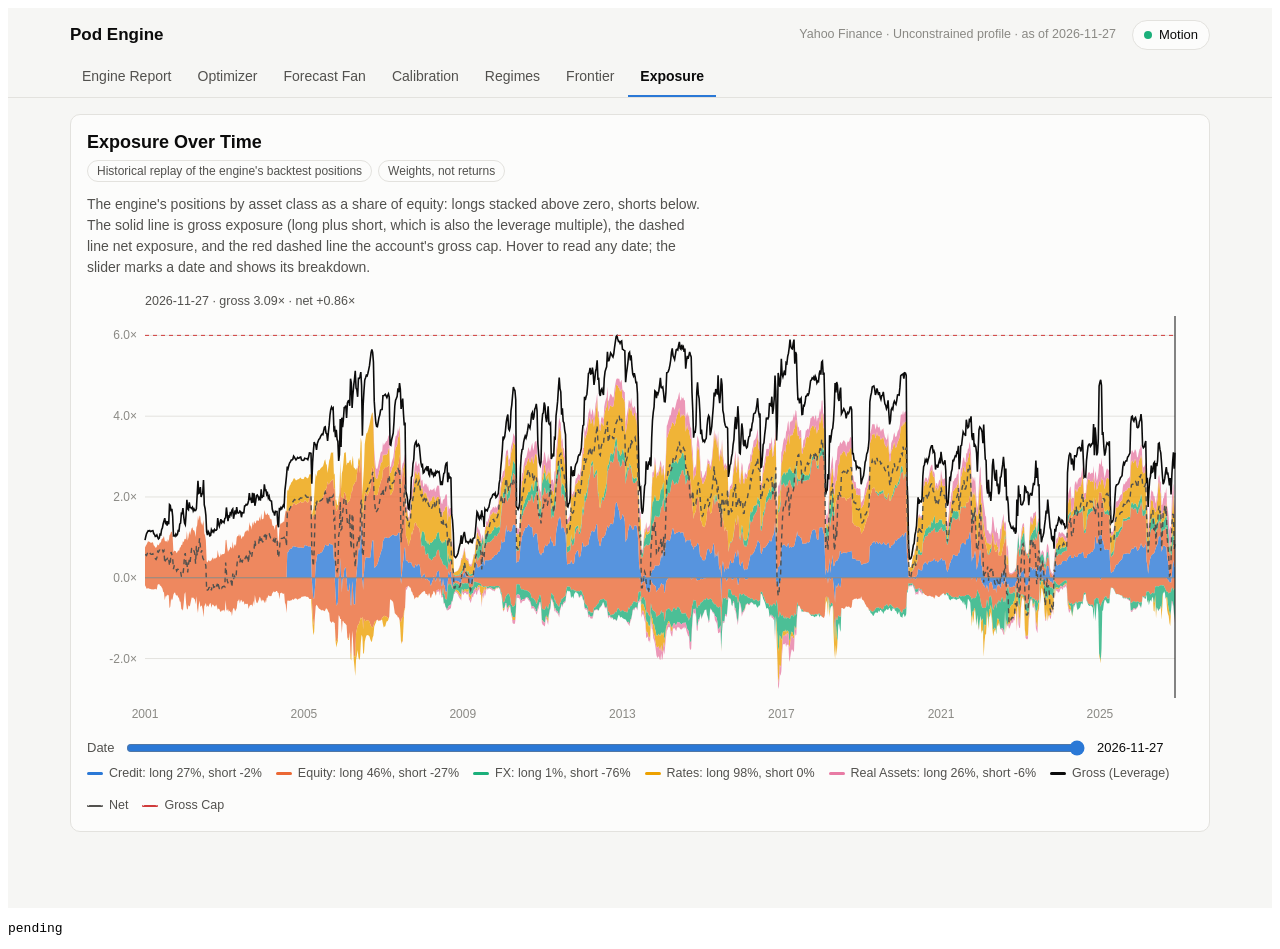
<file: podengine/viz/selftest.html>
<!DOCTYPE html>
<html lang="en"><head><meta charset="utf-8"><title>viewer self-test</title><link rel="stylesheet" href="viz.css"></head>
<body>
<div id="t"></div><pre id="result">pending</pre>
<script type="module">
// Test harness only (used by tests/test_viz.py). Checks the draw-in-once motion rules:
// charts animate when their data arrives, then go still; nothing loops; Motion off and
// reduced motion stop all movement; the final frame is the same chart either way.
const calls = { n: 0 };
const orig = window.requestAnimationFrame.bind(window);
window.requestAnimationFrame = (cb) => { calls.n++; return orig(cb); };
try { localStorage.removeItem("motion"); } catch (e) {}
const sleep = (ms) => new Promise((r) => setTimeout(r, ms));
const IDS = ["fan", "calibration", "regimes", "frontier", "exposure"];
const out = { reduced: matchMedia("(prefers-reduced-motion: reduce)").matches };
let c;
const panel = (id) => c.state.panels[id];
const running = (el) => el.getAnimations({ subtree: true }).filter((a) => a.playState === "running");
// how long the longest animation in `el` lasts, delay included (ms)
const longest = (el) => Math.max(0, ...el.getAnimations({ subtree: true }).map((a) => a.effect.getComputedTiming().endTime || 0));
const scrub = (id, type, v) => { const s = panel(id).querySelector("input[type=range]");
  s.value = String(v); s.dispatchEvent(new Event(type, { bubbles: true })); };
try {
  const { init } = await import("./js/app.js");
  c = init(document.getElementById("t"));
  out.default_on = document.documentElement.dataset.motion === "on";
  out.draw_on_show = {}; out.svg_drawn = {}; out.longest = {};
  for (const id of IDS) {
    await c.select(id); await sleep(120);
    out.draw_on_show[id] = running(panel(id)).length;
    out.svg_drawn[id] = panel(id).querySelectorAll(".pv-chart svg path, .pv-chart svg rect, .pv-chart svg circle").length;
    out.longest[id] = longest(panel(id));
  }
  await sleep(3000);                                          // longest draw-in is under DRAW_MS
  out.settled = IDS.map((id) => running(panel(id)).length).reduce((a, b) => a + b, 0);
  const r0 = calls.n; await sleep(1000); out.idle_raf = calls.n - r0;  // nothing ticks while idle
  await c.select("fan"); await sleep(120);
  out.revisit_replays = running(panel("fan")).length;         // going back to a tab does not replay
  const last = c.state.views.fan.n - 1;
  scrub("fan", "input", last - 3); await sleep(60);
  out.drag_animates = running(panel("fan")).length;           // dragging shows the frame directly
  scrub("fan", "change", last - 5); await sleep(60);
  out.change_replays = running(panel("fan")).length;          // a new date is new data: draw once
  await sleep(3000);
  out.change_settles = running(panel("fan")).length;
  const markup = (id) => panel(id).querySelector(".pv-chart").innerHTML.replace(/ class="[^"]*"/g, "").replace(/ style="[^"]*"/g, "");
  const onMarkup = markup("fan");
  c.setMotion(false);
  scrub("fan", "change", last); scrub("fan", "input", last - 1); await sleep(60);
  scrub("fan", "change", last - 5); await sleep(60);
  out.off_animates = running(document.body).length;
  out.same_chart = markup("fan").length > 0 && markup("fan") === onMarkup;
  out.pref_saved = localStorage.getItem("motion");
  out.attr_off = document.documentElement.dataset.motion;
  out.button_pressed = document.querySelector(".pv-motion").getAttribute("aria-pressed");
  out.globals_leaked = ["init", "VIEWS", "STORE_KEY", "motionOn"].filter((k) => k in window);
} catch (e) { out.error = String(e && e.stack || e); }
document.getElementById("result").textContent = JSON.stringify(out);
</script>
</body></html>
</file>
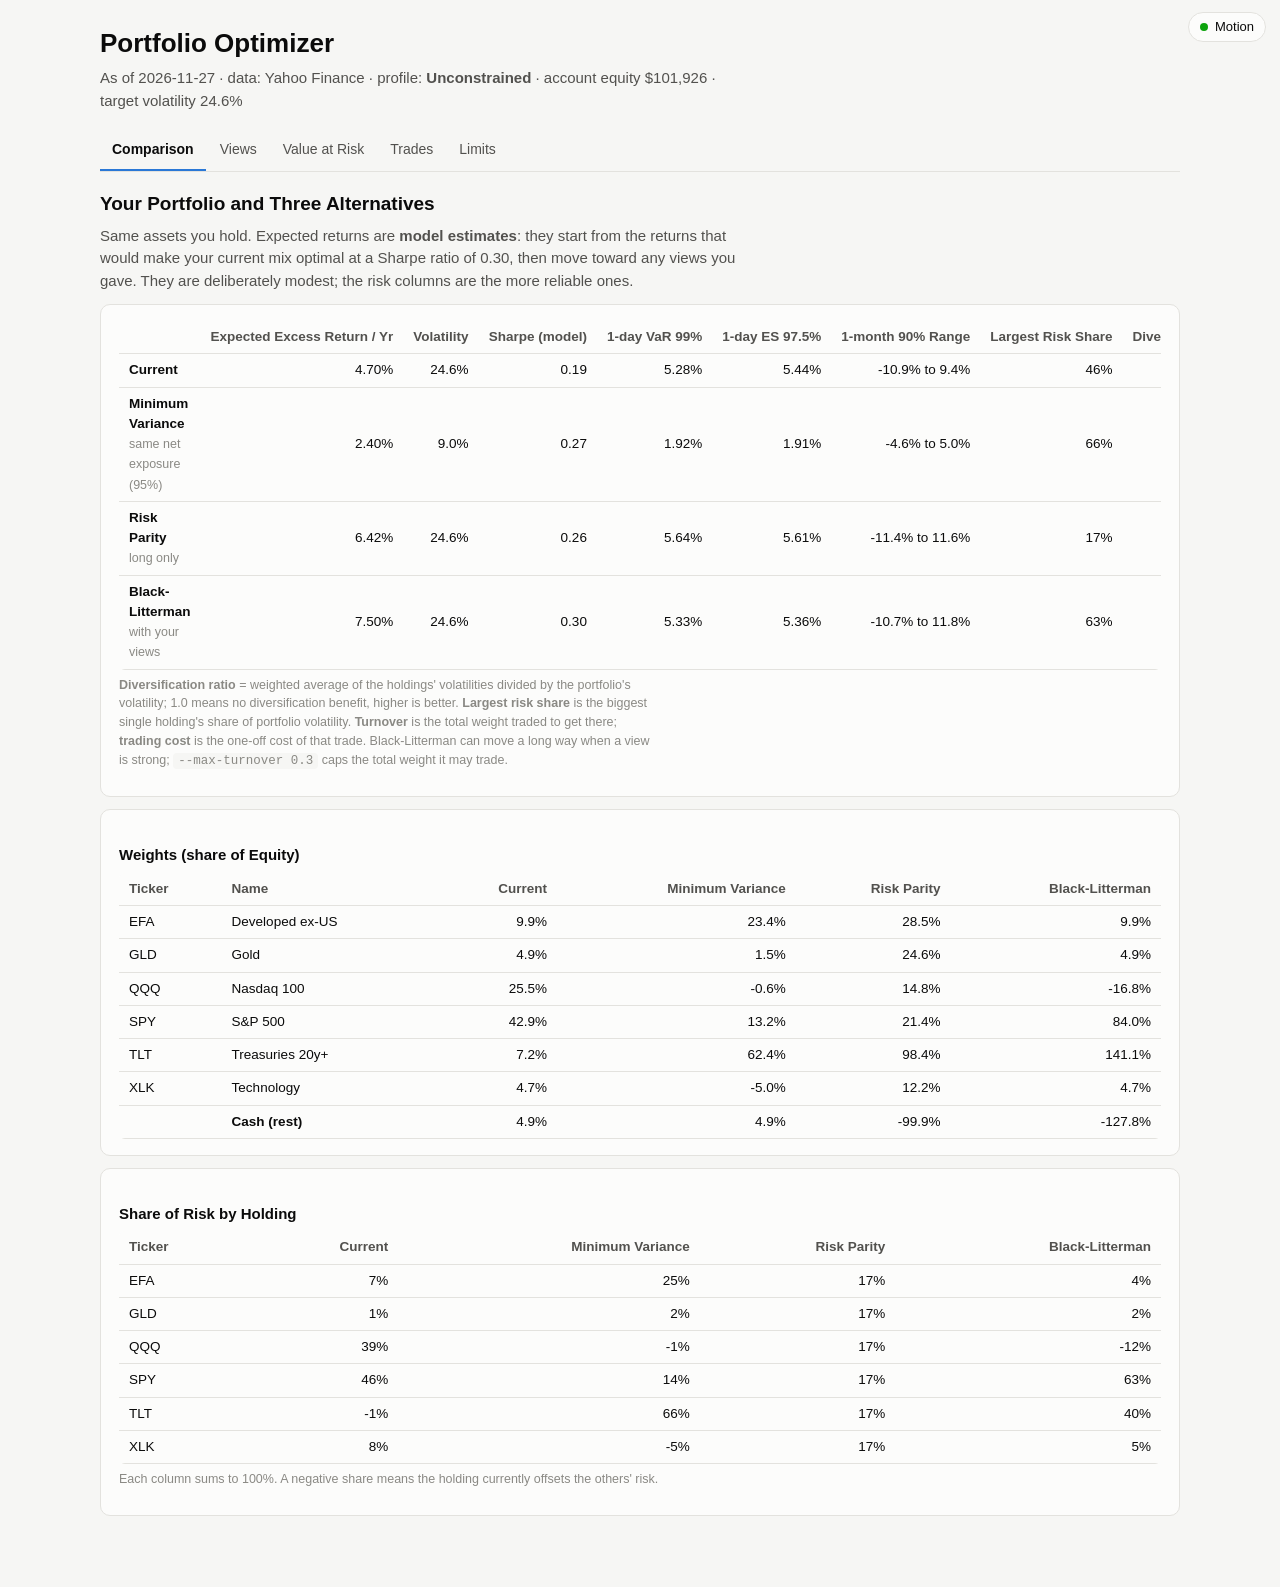
<file: podengine/viz/reports/optimizer.html>
<!DOCTYPE html><html lang=en><head><meta charset=utf-8><meta name=viewport content='width=device-width,initial-scale=1'><title>Portfolio optimiser 2026-11-27</title><script>try{var o=localStorage.getItem('motion');if(o)document.documentElement.dataset.motion=o;}catch(e){}</script><style>
:root{color-scheme:light;--bg:#f6f6f4;--surface:#fcfcfb;--line:#e3e2de;--text:#0b0b0b;--text2:#52514e;--muted:#8a8984;
--s1:#2a78d6;--s2:#eb6834;--s3:#1baf7a;--s4:#eda100;--s5:#e87ba4;--band1:#cde2fb;--band2:#9ec5f4;
--good:#0ca30c;--warn:#fab219;--crit:#d03b3b}
@media (prefers-color-scheme:dark){:root{color-scheme:dark;--bg:#111110;--surface:#1a1a19;--line:#32322f;--text:#f0efec;
--text2:#c3c2b7;--muted:#8a8984;--s1:#3987e5;--s2:#d95926;--s3:#199e70;--s4:#c98500;--s5:#d55181;--band1:#184f95;--band2:#1c5cab}}
*{box-sizing:border-box}body{margin:0;background:var(--bg);color:var(--text);font:15px/1.5 -apple-system,BlinkMacSystemFont,"Segoe UI",Roboto,Helvetica,Arial,sans-serif}
main{max-width:1120px;margin:0 auto;padding:24px 20px 60px}
h1{font-size:26px;margin:0 0 4px}h2{font-size:19px;margin:38px 0 6px}h3{font-size:15px;margin:18px 0 6px}
p{margin:6px 0 10px;color:var(--text2);max-width:78ch}.sub{color:var(--text2);margin:0 0 14px}
.card{background:var(--surface);border:1px solid var(--line);border-radius:10px;padding:16px 18px;margin:12px 0}
.banner{background:var(--surface);border:2px solid var(--crit);border-radius:10px;padding:12px 16px;margin:14px 0;color:var(--text)}
.tiles{display:grid;grid-template-columns:repeat(auto-fit,minmax(165px,1fr));gap:10px;margin:12px 0}
.tile{background:var(--surface);border:1px solid var(--line);border-radius:10px;padding:12px 14px}
.tile .k{font-size:12px;color:var(--text2)}.tile .v{font-size:22px;font-weight:600;margin-top:2px}.tile .n{font-size:12px;color:var(--muted);margin-top:2px}
.scroll{overflow:auto;max-height:440px;border-radius:6px}table{border-collapse:collapse;width:100%;font-size:13.5px}
thead th{position:sticky;top:0;background:var(--surface);z-index:1}
.subtabs{display:flex;gap:2px;overflow-x:auto;border-bottom:1px solid var(--line);margin:18px 0 4px;position:sticky;top:0;background:var(--bg);z-index:3}
.subtab{border:0;background:none;color:var(--text2);font:inherit;font-size:14px;padding:9px 12px;border-bottom:2px solid transparent;cursor:pointer;white-space:nowrap}
.subtab[aria-selected=true]{color:var(--text);border-bottom-color:var(--s1);font-weight:600}
.subpanel[hidden]{display:none}.subpanel>h2{margin-top:18px}
.motion-btn{position:fixed;top:12px;right:14px;z-index:6;display:inline-flex;align-items:center;gap:7px;border:1px solid var(--line);
background:var(--surface);color:var(--text2);border-radius:999px;padding:4px 11px;font:inherit;font-size:13px;cursor:pointer;
transition:border-color var(--dur-micro) var(--ease-out),color var(--dur-micro) var(--ease-out)}
.motion-btn::before{content:"";width:8px;height:8px;border-radius:50%;background:var(--line)}
.motion-btn[aria-pressed=true]{color:var(--text)}.motion-btn[aria-pressed=true]::before{background:var(--good)}
.motion-btn[hidden]{display:none}
:root{--ease-out:cubic-bezier(0.16,1,0.3,1);--dur-micro:120ms;--dur-short:220ms;--dur-long:420ms;--dur-draw:900ms}
@keyframes grow-y{from{transform:scaleY(0)}}@keyframes grow-x{from{transform:scaleX(0)}}
@keyframes rise{from{opacity:0;transform:translateY(8px)}}@keyframes fade{from{opacity:0}}
@keyframes draw{from{stroke-dashoffset:1}to{stroke-dashoffset:0}}@keyframes pop{from{opacity:0;transform:scale(0.2)}}
.an-gy{transform-box:fill-box;animation:grow-y var(--dur-long) var(--ease-out) both}
.an-gx{animation:grow-x var(--dur-long) var(--ease-out) both}
.an-rise{animation:rise var(--dur-long) var(--ease-out) both}
.an-fade{animation:fade var(--dur-long) var(--ease-out) both}
.an-draw{stroke-dasharray:1;animation:draw var(--dur-draw) var(--ease-out) both}
.an-pop{transform-box:fill-box;transform-origin:center;animation:pop var(--dur-short) var(--ease-out) both}
.an-clip{transform-box:view-box;animation:grow-x var(--dur-draw) var(--ease-out) both}
.subpanel[data-drawn] *{animation:none!important}
[data-motion="off"] *,[data-motion="off"] *::before,[data-motion="off"] *::after{animation:none!important;transition:none!important}
@media (prefers-reduced-motion:reduce){*,*::before,*::after{animation-duration:0.01ms!important;animation-iteration-count:1!important;animation-delay:0ms!important;transition-duration:0.01ms!important}}
th,td{padding:6px 10px;border-bottom:1px solid var(--line);text-align:right;white-space:nowrap}
th{color:var(--text2);font-weight:600}th:first-child,td:first-child{text-align:left}td.l,th.l{text-align:left;white-space:normal}
.grid2{display:grid;grid-template-columns:repeat(auto-fit,minmax(420px,1fr));gap:14px}
.chart{position:relative;width:100%}.chart svg{display:block;width:100%;height:auto}
.legend{display:flex;flex-wrap:wrap;gap:14px;font-size:12.5px;color:var(--text2);margin:2px 0 6px}
.legend i{display:inline-block;width:14px;height:3px;border-radius:2px;margin-right:6px;vertical-align:middle}
.tip{position:absolute;pointer-events:none;background:var(--surface);border:1px solid var(--line);border-radius:8px;padding:6px 9px;font-size:12px;
box-shadow:0 2px 10px rgba(0,0,0,.12);display:none;white-space:nowrap;z-index:5}
.pill{display:inline-block;border:1px solid var(--line);border-radius:999px;padding:1px 9px;font-size:12px;color:var(--text2)}
.dot{display:inline-block;width:8px;height:8px;border-radius:50%;margin-right:6px}
small,.small{font-size:12.5px;color:var(--muted)}code{font-size:12.5px;background:var(--bg);padding:1px 5px;border-radius:4px}
</style></head><body><button class=motion-btn type=button aria-pressed=true>Motion</button><main><h1>Portfolio Optimizer</h1><p class=sub>As of 2026-11-27 · data: Yahoo Finance · profile: <b>Unconstrained</b> · account equity $101,926 · target volatility 24.6%</p><nav class=subtabs role=tablist><button class=subtab role=tab aria-selected=true data-tab=t0><span class=pv-tablabel>Comparison</span></button><button class=subtab role=tab aria-selected=false data-tab=t1><span class=pv-tablabel>Views</span></button><button class=subtab role=tab aria-selected=false data-tab=t2><span class=pv-tablabel>Value at Risk</span></button><button class=subtab role=tab aria-selected=false data-tab=t3><span class=pv-tablabel>Trades</span></button><button class=subtab role=tab aria-selected=false data-tab=t4><span class=pv-tablabel>Limits</span></button></nav><section class=subpanel id=t0><h2>Your Portfolio and Three Alternatives</h2><p>Same assets you hold. Expected returns are <b>model estimates</b>: they start from the returns that would make your current mix optimal at a Sharpe ratio of 0.30, then move toward any views you gave. They are deliberately modest; the risk columns are the more reliable ones.</p><div class=card><div class=scroll><table><thead><tr><th class=l></th><th>Expected Excess Return / Yr</th><th>Volatility</th><th>Sharpe (model)</th><th>1-day VaR 99%</th><th>1-day ES 97.5%</th><th>1-month 90% Range</th><th>Largest Risk Share</th><th>Diversification Ratio</th><th>Gross</th><th>Net</th><th>Turnover</th><th>Trading Cost</th></tr></thead><tbody><tr><td class=l><b>Current</b></td><td>4.70%</td><td>24.6%</td><td>0.19</td><td>5.28%</td><td>5.44%</td><td>-10.9% to 9.4%</td><td>46%</td><td>1.18</td><td>0.95x</td><td>+0.95x</td><td>0%</td><td>0.00%</td></tr><tr><td class=l><b>Minimum Variance</b><br><span class=small>same net exposure (95%)</span></td><td>2.40%</td><td>9.0%</td><td>0.27</td><td>1.92%</td><td>1.91%</td><td>-4.6% to 5.0%</td><td>66%</td><td>2.24</td><td>1.06x</td><td>+0.95x</td><td>138%</td><td>0.04%</td></tr><tr><td class=l><b>Risk Parity</b><br><span class=small>long only</span></td><td>6.42%</td><td>24.6%</td><td>0.26</td><td>5.64%</td><td>5.61%</td><td>-11.4% to 11.6%</td><td>17%</td><td>1.85</td><td>2.00x</td><td>+2.00x</td><td>169%</td><td>0.05%</td></tr><tr><td class=l><b>Black-Litterman</b><br><span class=small>with your views</span></td><td>7.50%</td><td>24.6%</td><td>0.30</td><td>5.33%</td><td>5.36%</td><td>-10.7% to 11.8%</td><td>63%</td><td>2.22</td><td>2.61x</td><td>+2.28x</td><td>217%</td><td>0.05%</td></tr></tbody></table></div><p class=small><b>Diversification ratio</b> = weighted average of the holdings' volatilities divided by the portfolio's volatility; 1.0 means no diversification benefit, higher is better. <b>Largest risk share</b> is the biggest single holding's share of portfolio volatility. <b>Turnover</b> is the total weight traded to get there; <b>trading cost</b> is the one-off cost of that trade. Black-Litterman can move a long way when a view is strong; <code>--max-turnover 0.3</code> caps the total weight it may trade.</p></div><div class=card><h3>Weights (share of Equity)</h3><div class=scroll><table><thead><tr><th>Ticker</th><th class=l>Name</th><th>Current</th><th>Minimum Variance</th><th>Risk Parity</th><th>Black-Litterman</th></tr></thead><tbody><tr><td>EFA</td><td class=l>Developed ex-US</td><td>9.9%</td><td>23.4%</td><td>28.5%</td><td>9.9%</td></tr><tr><td>GLD</td><td class=l>Gold</td><td>4.9%</td><td>1.5%</td><td>24.6%</td><td>4.9%</td></tr><tr><td>QQQ</td><td class=l>Nasdaq 100</td><td>25.5%</td><td>-0.6%</td><td>14.8%</td><td>-16.8%</td></tr><tr><td>SPY</td><td class=l>S&amp;P 500</td><td>42.9%</td><td>13.2%</td><td>21.4%</td><td>84.0%</td></tr><tr><td>TLT</td><td class=l>Treasuries 20y+</td><td>7.2%</td><td>62.4%</td><td>98.4%</td><td>141.1%</td></tr><tr><td>XLK</td><td class=l>Technology</td><td>4.7%</td><td>-5.0%</td><td>12.2%</td><td>4.7%</td></tr><tr><td></td><td class=l><b>Cash (rest)</b></td><td>4.9%</td><td>4.9%</td><td>-99.9%</td><td>-127.8%</td></tr></tbody></table></div></div><div class=card><h3>Share of Risk by Holding</h3><div class=scroll><table><thead><tr><th>Ticker</th><th>Current</th><th>Minimum Variance</th><th>Risk Parity</th><th>Black-Litterman</th></tr></thead><tbody><tr><td>EFA</td><td>7%</td><td>25%</td><td>17%</td><td>4%</td></tr><tr><td>GLD</td><td>1%</td><td>2%</td><td>17%</td><td>2%</td></tr><tr><td>QQQ</td><td>39%</td><td>-1%</td><td>17%</td><td>-12%</td></tr><tr><td>SPY</td><td>46%</td><td>14%</td><td>17%</td><td>63%</td></tr><tr><td>TLT</td><td>-1%</td><td>66%</td><td>17%</td><td>40%</td></tr><tr><td>XLK</td><td>8%</td><td>-5%</td><td>17%</td><td>5%</td></tr></tbody></table></div><p class=small>Each column sums to 100%. A negative share means the holding currently offsets the others' risk.</p></div></section><section class=subpanel id=t1 hidden><h2>Expected Returns and Your Views</h2><div class=grid2><div class=card><h3>Per Holding</h3><div class=scroll><table><thead><tr><th>Ticker</th><th>Starting Point</th><th>After Views</th></tr></thead><tbody><tr><td>EFA</td><td>5.13%</td><td>3.05%</td></tr><tr><td>GLD</td><td>1.27%</td><td>2.34%</td></tr><tr><td>QQQ</td><td>11.24%</td><td>5.47%</td></tr><tr><td>SPY</td><td>7.92%</td><td>5.58%</td></tr><tr><td>TLT</td><td>-0.91%</td><td>2.10%</td></tr><tr><td>XLK</td><td>13.05%</td><td>7.38%</td></tr></tbody></table></div><p class=small>Starting point: implied by your current portfolio. Holdings that hedge the rest of the portfolio come out with low or negative starting returns; that is what makes holding them optimal, not a forecast that they will fall.</p></div><div class=card><h3>Your Views</h3><div class=scroll><table><thead><tr><th class=l>View</th><th>You Said</th><th>Confidence</th><th>Before</th><th>Blended</th></tr></thead><tbody><tr><td class=l>Long bonds beat cash by 4% a year</td><td>4.00%</td><td>60%</td><td>-0.91%</td><td>2.10%</td></tr><tr><td class=l>Nasdaq lags the S&amp;P by 3% a year</td><td>-3.00%</td><td>50%</td><td>3.33%</td><td>-0.10%</td></tr></tbody></table></div><p class=small>Blended = what the optimiser used. With confidence 50% a view gets the same weight as the starting point (τ = 0.05). Views can also shift assets they don't name, through correlations.</p></div></div></section><section class=subpanel id=t2 hidden><h2>Value at Risk of Your Current Portfolio</h2><div class=card><div class=scroll><table><thead><tr><th>Method</th><th>1-day VaR 95%</th><th>1-day VaR 99%</th><th>1-day ES 97.5%</th><th>10-day VaR 99%</th><th>10-day ES 97.5%</th></tr></thead><tbody><tr><td>Normal (bell curve)</td><td>2.55%</td><td>3.61%</td><td>3.63%</td><td>11.41%</td><td>11.47%</td></tr><tr><td>Filtered historical</td><td>3.24%</td><td>5.28%</td><td>5.44%</td><td>–</td><td>–</td></tr><tr><td>Regime Monte Carlo</td><td>2.93%</td><td>4.29%</td><td>4.51%</td><td>11.95%</td><td>11.97%</td></tr></tbody></table></div><h3>Who Contributes to ES</h3><div class=chart id=c_oces></div><p class=small>The bars sum to the total ES of 5.44% (filtered historical, 97.5%).</p></div><div class=card><h3>Would This Risk Model Have Been Right for Your Portfolio?</h3><p>Your current weights were held constant over history (rebalanced daily) and each day's 1-day VaR was compared with the result. Forecasts for each day used only data up to the previous close: 5,260 days, 2005-12-30 to 2026-11-27.</p><div class=scroll><table><thead><tr><th>Method</th><th>Level</th><th>Breaches / Expected</th><th>Breach Rate</th><th>Kupiec P</th><th>Christoffersen P</th><th>Combined P</th><th>Basel Light, Last 250 Days</th></tr></thead><tbody><tr><td>Normal (bell curve)</td><td>95%</td><td>285 / 263</td><td>5.42%</td><td>0.169</td><td>0.154</td><td>0.141</td><td></td></tr><tr><td></td><td>99%</td><td>108 / 53</td><td>2.05%</td><td><0.001 <b>✗</b></td><td>0.270</td><td><0.001 <b>✗</b></td><td><span class=dot style='background:var(--warn)'></span>yellow (5)</td></tr><tr><td>Filtered historical</td><td>95%</td><td>278 / 263</td><td>5.29%</td><td>0.347</td><td>0.378</td><td>0.435</td><td></td></tr><tr><td></td><td>99%</td><td>68 / 53</td><td>1.29%</td><td>0.041 <b>✗</b></td><td>0.013 <b>✗</b></td><td>0.006 <b>✗</b></td><td><span class=dot style='background:var(--good)'></span>green (4)</td></tr><tr><td>Filtered historical, self-corrected</td><td>95%</td><td>267 / 263</td><td>5.08%</td><td>0.801</td><td>0.684</td><td>0.892</td><td></td></tr><tr><td></td><td>99%</td><td>54 / 53</td><td>1.03%</td><td>0.847</td><td>0.586</td><td>0.847</td><td><span class=dot style='background:var(--good)'></span>green (3)</td></tr></tbody></table></div><p class=small><b>Reading the tests.</b> A p-value under 0.05 (marked ✗) rejects the model. Kupiec asks whether breaches happen as often as stated. Christoffersen asks whether they bunch together, which means the model reacts too slowly. The Basel light counts 99% breaches in the last 250 days: 0-4 green, 5-9 yellow, 10 or more red. The self-corrected line adjusts its quantile after every breach, so it should pass the frequency test by design; the clustering test is the real check on it.</p><p><b>Expected Shortfall test</b> (Acerbi-Székely Z2, filtered historical, 97.5%): Z2 = -0.153, p = 0.043 <b>✗</b>. On the 147 days that broke the 97.5% VaR, the forecast ES averaged 2.26% and the actual loss averaged 2.28%. Z2 near 0 means the ES was right on average; clearly negative means tail losses were larger than forecast. The p-value is computed by simulating from the model's own daily scenarios.</p></div></section><section class=subpanel id=t3 hidden><h2>Trades to Reach the Black-Litterman Portfolio</h2><div class=card><div class=scroll><table><thead><tr><th>Ticker</th><th>Current Weight</th><th>Target Weight</th><th>Price</th><th>Current Shares</th><th>Target Shares</th><th>Trade</th></tr></thead><tbody><tr><td>EFA</td><td>9.9%</td><td>9.9%</td><td>100.52</td><td>100</td><td>100</td><td>+0</td></tr><tr><td>GLD</td><td>4.9%</td><td>4.9%</td><td>334.40</td><td>15</td><td>15</td><td>+0</td></tr><tr><td>QQQ</td><td>25.5%</td><td>-16.8%</td><td>650.99</td><td>40</td><td>-26</td><td>-66</td></tr><tr><td>SPY</td><td>42.9%</td><td>84.0%</td><td>728.32</td><td>60</td><td>118</td><td>+58</td></tr><tr><td>TLT</td><td>7.2%</td><td>141.1%</td><td>81.27</td><td>90</td><td>1,769</td><td>+1,679</td></tr><tr><td>XLK</td><td>4.7%</td><td>4.7%</td><td>160.15</td><td>30</td><td>30</td><td>+0</td></tr></tbody></table></div><p class=small>The other alternatives' trades are in <code>optimizer_trades.csv</code>.</p></div></section><section class=subpanel id=t4 hidden><h2>Limits</h2><div class=card><p>The optimiser only rearranges what you hold (plus anything added with <code>--add</code>). It uses a 1-month risk forecast, so it is not built for intraday trading. Options positions are not supported, because their payoffs are not linear in the underlying price. Expected returns are estimates with wide error bars: treat the Black-Litterman column as 'what my views imply', not as a forecast. This is a research tool, not investment advice.</p></div></section></main><script>
const NS='http://www.w3.org/2000/svg';
function el(t,a,p){const e=document.createElementNS(NS,t);for(const k in a)e.setAttribute(k,a[k]);if(p)p.appendChild(e);return e}
function fmt(v,f){if(v==null||isNaN(v))return '–';if(f==='pct')return (v*100).toFixed(1)+'%';if(f==='mult')return v.toFixed(2)+'x';return v.toFixed(2)}
function ticks(lo,hi,n){const st=Math.pow(10,Math.floor(Math.log10((hi-lo)/n)));const e=(hi-lo)/n/st;const s=st*(e>5?10:e>2?5:e>1?2:1);const o=[];for(let v=Math.ceil(lo/s)*s;v<=hi+1e-9;v+=s)o.push(v);return o}
function lineChart(id,d){const box=document.getElementById(id);if(!box)return;const W=1000,H=d.h||340,m={l:56,r:d.labels===false?16:120,t:10,b:26};
 const svg=el('svg',{viewBox:`0 0 ${W} ${H}`,role:'img'},box);const n=d.x.length;const tr=v=>d.log?Math.log(v):v;
 let lo=Infinity,hi=-Infinity;const all=[...d.series];if(d.bands)d.bands.forEach(b=>{all.push({y:b.lo});all.push({y:b.hi})});
 all.forEach(s=>s.y.forEach(v=>{if(v!=null&&isFinite(v)){lo=Math.min(lo,tr(v));hi=Math.max(hi,tr(v))}}));const pad=(hi-lo)*0.05||1;lo-=pad;hi+=pad;
 const X=i=>m.l+(W-m.l-m.r)*i/(n-1),Y=v=>m.t+(H-m.t-m.b)*(1-(tr(v)-lo)/(hi-lo));
 let tk=d.log?[0.25,0.5,1,2,4,8,16,32,64,128].filter(v=>Math.log(v)>=lo&&Math.log(v)<=hi):ticks(lo,hi,5);
 tk.forEach(v=>{el('line',{x1:m.l,x2:W-m.r,y1:Y(v),y2:Y(v),stroke:'var(--line)','stroke-width':1},svg);
  const t=el('text',{x:m.l-8,y:Y(v)+4,'text-anchor':'end','font-size':12,fill:'var(--muted)'},svg);t.textContent=fmt(v,d.fmt)});
 const step=Math.max(1,Math.floor(n/6));for(let i=0;i<n;i+=step){const t=el('text',{x:X(i),y:H-6,'text-anchor':'middle','font-size':12,fill:'var(--muted)'},svg);t.textContent=d.xshort?d.xshort[i]:d.x[i]}
 if(d.bands){const cid=id+'-clip';const defs=el('defs',{},svg);const cp=el('clipPath',{id:cid},defs);
  el('rect',{x:m.l-2,y:0,width:W-m.l-m.r+4,height:H,class:'an-clip',style:`transform-origin:${m.l-2}px 0`},cp);
  const g=el('g',{'clip-path':`url(#${cid})`},svg);
  d.bands.forEach(b=>{let p='';b.hi.forEach((v,i)=>p+=(i?'L':'M')+X(i)+' '+Y(v));for(let i=n-1;i>=0;i--)p+='L'+X(i)+' '+Y(b.lo[i]);el('path',{d:p+'Z',fill:b.color,opacity:.75},g)})}
 const ends=[];d.series.forEach(s=>{let p='',pen=false;s.y.forEach((v,i)=>{if(v==null||!isFinite(v)){pen=false;return}p+=(pen?'L':'M')+X(i).toFixed(1)+' '+Y(v).toFixed(1);pen=true});
  el('path',{d:p,pathLength:1,class:'an-draw',fill:'none',stroke:s.color,'stroke-width':2,'stroke-linejoin':'round'},svg);let j=n-1;while(j>0&&(s.y[j]==null))j--;ends.push({name:s.name,y:Y(s.y[j]),color:s.color})});
 if(d.labels!==false&&d.series.length<=5){ends.sort((a,b)=>a.y-b.y);for(let i=1;i<ends.length;i++)if(ends[i].y-ends[i-1].y<15)ends[i].y=ends[i-1].y+15;
  ends.forEach(e=>{el('circle',{cx:W-m.r+7,cy:e.y,r:4,fill:e.color,class:'an-pop',style:'animation-delay:900ms'},svg);const t=el('text',{x:W-m.r+15,y:e.y+4,'font-size':12,fill:'var(--text2)',class:'an-fade',style:'animation-delay:1000ms'},svg);t.textContent=e.name})}
 const cross=el('line',{y1:m.t,y2:H-m.b,stroke:'var(--muted)','stroke-width':1,visibility:'hidden'},svg);const tip=document.createElement('div');tip.className='tip';box.appendChild(tip);
 svg.addEventListener('mousemove',ev=>{const r=svg.getBoundingClientRect();const px=(ev.clientX-r.left)/r.width*W;let i=Math.round((px-m.l)/(W-m.l-m.r)*(n-1));i=Math.max(0,Math.min(n-1,i));
  cross.setAttribute('x1',X(i));cross.setAttribute('x2',X(i));cross.setAttribute('visibility','visible');
  let h='<b>'+d.x[i]+'</b>';d.series.forEach(s=>{h+='<br><span class="dot" style="background:'+s.color+'"></span>'+s.name+': '+fmt(s.y[i],d.fmt)});
  if(d.bands)d.bands.forEach(b=>{h+='<br>'+b.name+': '+fmt(b.lo[i],d.fmt)+' to '+fmt(b.hi[i],d.fmt)});
  tip.innerHTML=h;tip.style.display='block';const left=(X(i)/W*r.width);tip.style.left=(left>r.width*0.6?left-tip.offsetWidth-12:left+12)+'px';tip.style.top='10px'});
 svg.addEventListener('mouseleave',()=>{cross.setAttribute('visibility','hidden');tip.style.display='none'})}
const motionOn=()=>document.documentElement.dataset.motion!=='off'&&!matchMedia('(prefers-reduced-motion: reduce)').matches;
function countUp(root){root.querySelectorAll('[data-count]').forEach(el=>{const m=el.dataset.count.match(/^([+−]?)(\d+(?:\.\d+)?)(.*)$/);
 if(!m)return;const end=+m[2],dec=(m[2].split('.')[1]||'').length,t0=performance.now();
 const step=t=>{const k=Math.min(1,(t-t0)/700),e=1-(1-k)**3;el.textContent=m[1]+(end*e).toFixed(dec)+m[3];if(k<1)requestAnimationFrame(step)};
 requestAnimationFrame(step)})}
function firstShow(p){if(!p||p.dataset.seen)return;p.dataset.seen='1';if(motionOn())countUp(p);
 setTimeout(()=>p.setAttribute('data-drawn',''),2600)}
document.addEventListener("click",e=>{const mb=e.target.closest(".motion-btn");if(mb){const on=document.documentElement.dataset.motion==='off';
  document.documentElement.dataset.motion=on?'on':'off';mb.setAttribute('aria-pressed',on?'true':'false');
  try{localStorage.setItem('motion',on?'on':'off')}catch(err){}return}
 const b=e.target.closest(".subtab");if(!b)return;
 document.querySelectorAll(".subtab").forEach(x=>x.setAttribute("aria-selected",x===b?"true":"false"));
 document.querySelectorAll(".subpanel").forEach(p=>p.hidden=p.id!==b.dataset.tab);window.scrollTo(0,0);
 firstShow(document.getElementById(b.dataset.tab))});
document.addEventListener("DOMContentLoaded",()=>{const mb=document.querySelector('.motion-btn');
 if(mb){if(window.top!==window)mb.hidden=true;mb.setAttribute('aria-pressed',document.documentElement.dataset.motion==='off'?'false':'true')}
 firstShow(document.querySelector('.subpanel:not([hidden])'))});
function barChart(id,d){const box=document.getElementById(id);if(!box)return;const W=500,rh=26,m={l:d.left||130,r:60,t:4,b:4},H=m.t+m.b+rh*d.labels.length;
 const svg=el('svg',{viewBox:`0 0 ${W} ${H}`,role:'img',style:'max-width:560px'},box);const mx=Math.max(...d.values.map(Math.abs),1e-9),neg=Math.min(...d.values)<0;
 const x0=neg?m.l+(W-m.l-m.r)/2:m.l,sc=(neg?(W-m.l-m.r)/2:(W-m.l-m.r))/mx;el('line',{x1:x0,x2:x0,y1:m.t,y2:H-m.b,stroke:'var(--line)'},svg);
 const tip=document.createElement('div');tip.className='tip';box.appendChild(tip);
 d.labels.forEach((lb,i)=>{const v=d.values[i],y=m.t+i*rh,w=Math.abs(v)*sc;const t=el('text',{x:m.l-8,y:y+rh/2+4,'text-anchor':'end','font-size':12,fill:'var(--text2)'},svg);t.textContent=lb;
  const dl=Math.min(i,30)*18;
  const b=el('rect',{x:v<0?x0-w:x0,y:y+5,width:Math.max(w,1),height:rh-10,rx:3,fill:d.color||'var(--s1)',class:'an-gx',
   style:`transform-box:fill-box;transform-origin:${v<0?'right':'left'};animation-delay:${dl}ms`},svg);
  const tv=el('text',{x:v<0?x0-w-6:x0+w+6,y:y+rh/2+4,'text-anchor':v<0?'end':'start','font-size':12,fill:'var(--text)',class:'an-fade',style:`animation-delay:${dl+200}ms`},svg);tv.textContent=fmt(v,d.fmt);
  const hit=el('rect',{x:0,y:y,width:W,height:rh,fill:'transparent'},svg);hit.addEventListener('mousemove',()=>{tip.innerHTML='<b>'+lb+'</b>: '+fmt(v,d.fmt);tip.style.display='block';tip.style.left='40%';tip.style.top=(y/H*100)+'%'});
  hit.addEventListener('mouseleave',()=>tip.style.display='none')})}

barChart("c_oces",{"labels": ["SPY", "QQQ", "XLK", "EFA", "GLD", "TLT"], "values": [0.02443, 0.02129, 0.00486, 0.00271, 0.00117, -8e-05], "fmt": "pct", "left": 70});</script></body></html>
</file>
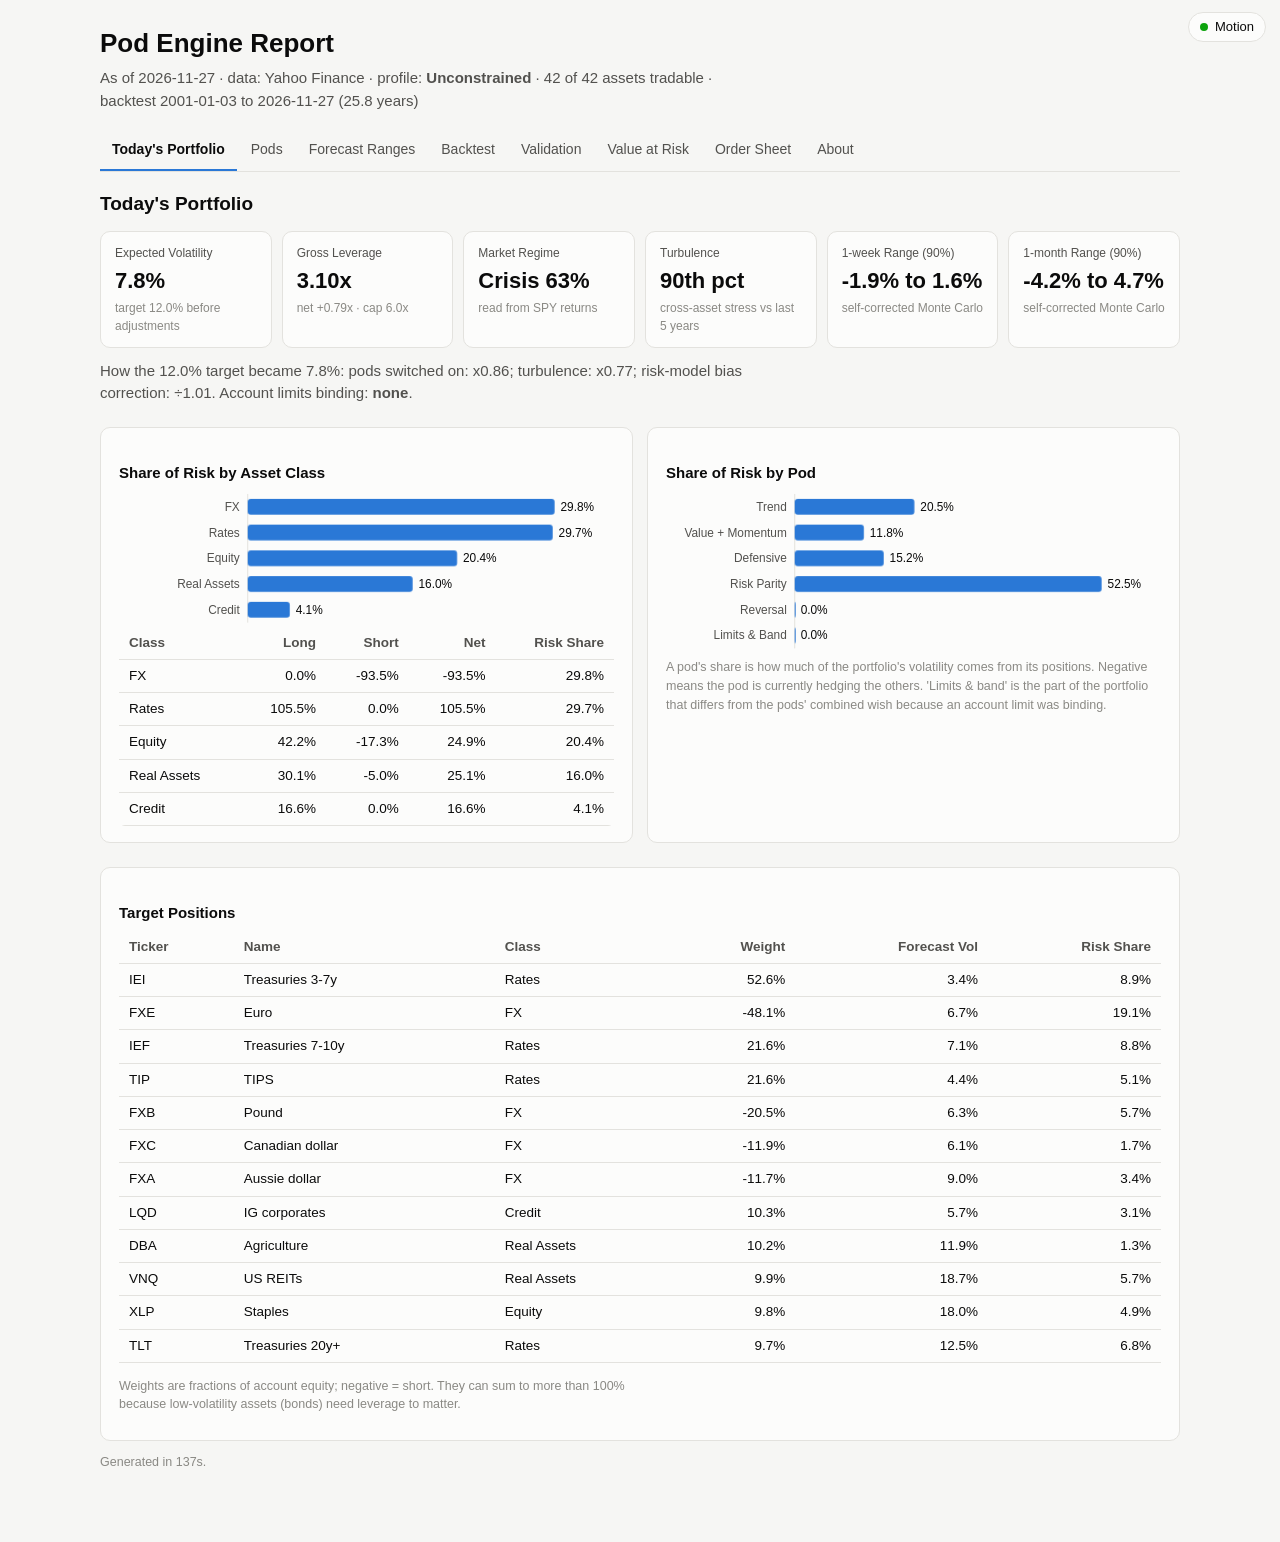
<file: podengine/viz/reports/report.html>
<!DOCTYPE html><html lang=en><head><meta charset=utf-8><meta name=viewport content='width=device-width,initial-scale=1'><title>Pod Engine report 2026-11-27</title><script>try{var o=localStorage.getItem('motion');if(o)document.documentElement.dataset.motion=o;}catch(e){}</script><style>
:root{color-scheme:light;--bg:#f6f6f4;--surface:#fcfcfb;--line:#e3e2de;--text:#0b0b0b;--text2:#52514e;--muted:#8a8984;
--s1:#2a78d6;--s2:#eb6834;--s3:#1baf7a;--s4:#eda100;--s5:#e87ba4;--band1:#cde2fb;--band2:#9ec5f4;
--good:#0ca30c;--warn:#fab219;--crit:#d03b3b}
@media (prefers-color-scheme:dark){:root{color-scheme:dark;--bg:#111110;--surface:#1a1a19;--line:#32322f;--text:#f0efec;
--text2:#c3c2b7;--muted:#8a8984;--s1:#3987e5;--s2:#d95926;--s3:#199e70;--s4:#c98500;--s5:#d55181;--band1:#184f95;--band2:#1c5cab}}
*{box-sizing:border-box}body{margin:0;background:var(--bg);color:var(--text);font:15px/1.5 -apple-system,BlinkMacSystemFont,"Segoe UI",Roboto,Helvetica,Arial,sans-serif}
main{max-width:1120px;margin:0 auto;padding:24px 20px 60px}
h1{font-size:26px;margin:0 0 4px}h2{font-size:19px;margin:38px 0 6px}h3{font-size:15px;margin:18px 0 6px}
p{margin:6px 0 10px;color:var(--text2);max-width:78ch}.sub{color:var(--text2);margin:0 0 14px}
.card{background:var(--surface);border:1px solid var(--line);border-radius:10px;padding:16px 18px;margin:12px 0}
.banner{background:var(--surface);border:2px solid var(--crit);border-radius:10px;padding:12px 16px;margin:14px 0;color:var(--text)}
.tiles{display:grid;grid-template-columns:repeat(auto-fit,minmax(165px,1fr));gap:10px;margin:12px 0}
.tile{background:var(--surface);border:1px solid var(--line);border-radius:10px;padding:12px 14px}
.tile .k{font-size:12px;color:var(--text2)}.tile .v{font-size:22px;font-weight:600;margin-top:2px}.tile .n{font-size:12px;color:var(--muted);margin-top:2px}
.scroll{overflow:auto;max-height:440px;border-radius:6px}table{border-collapse:collapse;width:100%;font-size:13.5px}
thead th{position:sticky;top:0;background:var(--surface);z-index:1}
.subtabs{display:flex;gap:2px;overflow-x:auto;border-bottom:1px solid var(--line);margin:18px 0 4px;position:sticky;top:0;background:var(--bg);z-index:3}
.subtab{border:0;background:none;color:var(--text2);font:inherit;font-size:14px;padding:9px 12px;border-bottom:2px solid transparent;cursor:pointer;white-space:nowrap}
.subtab[aria-selected=true]{color:var(--text);border-bottom-color:var(--s1);font-weight:600}
.subpanel[hidden]{display:none}.subpanel>h2{margin-top:18px}
.motion-btn{position:fixed;top:12px;right:14px;z-index:6;display:inline-flex;align-items:center;gap:7px;border:1px solid var(--line);
background:var(--surface);color:var(--text2);border-radius:999px;padding:4px 11px;font:inherit;font-size:13px;cursor:pointer;
transition:border-color var(--dur-micro) var(--ease-out),color var(--dur-micro) var(--ease-out)}
.motion-btn::before{content:"";width:8px;height:8px;border-radius:50%;background:var(--line)}
.motion-btn[aria-pressed=true]{color:var(--text)}.motion-btn[aria-pressed=true]::before{background:var(--good)}
.motion-btn[hidden]{display:none}
:root{--ease-out:cubic-bezier(0.16,1,0.3,1);--dur-micro:120ms;--dur-short:220ms;--dur-long:420ms;--dur-draw:900ms}
@keyframes grow-y{from{transform:scaleY(0)}}@keyframes grow-x{from{transform:scaleX(0)}}
@keyframes rise{from{opacity:0;transform:translateY(8px)}}@keyframes fade{from{opacity:0}}
@keyframes draw{from{stroke-dashoffset:1}to{stroke-dashoffset:0}}@keyframes pop{from{opacity:0;transform:scale(0.2)}}
.an-gy{transform-box:fill-box;animation:grow-y var(--dur-long) var(--ease-out) both}
.an-gx{animation:grow-x var(--dur-long) var(--ease-out) both}
.an-rise{animation:rise var(--dur-long) var(--ease-out) both}
.an-fade{animation:fade var(--dur-long) var(--ease-out) both}
.an-draw{stroke-dasharray:1;animation:draw var(--dur-draw) var(--ease-out) both}
.an-pop{transform-box:fill-box;transform-origin:center;animation:pop var(--dur-short) var(--ease-out) both}
.an-clip{transform-box:view-box;animation:grow-x var(--dur-draw) var(--ease-out) both}
.subpanel[data-drawn] *{animation:none!important}
[data-motion="off"] *,[data-motion="off"] *::before,[data-motion="off"] *::after{animation:none!important;transition:none!important}
@media (prefers-reduced-motion:reduce){*,*::before,*::after{animation-duration:0.01ms!important;animation-iteration-count:1!important;animation-delay:0ms!important;transition-duration:0.01ms!important}}
th,td{padding:6px 10px;border-bottom:1px solid var(--line);text-align:right;white-space:nowrap}
th{color:var(--text2);font-weight:600}th:first-child,td:first-child{text-align:left}td.l,th.l{text-align:left;white-space:normal}
.grid2{display:grid;grid-template-columns:repeat(auto-fit,minmax(420px,1fr));gap:14px}
.chart{position:relative;width:100%}.chart svg{display:block;width:100%;height:auto}
.legend{display:flex;flex-wrap:wrap;gap:14px;font-size:12.5px;color:var(--text2);margin:2px 0 6px}
.legend i{display:inline-block;width:14px;height:3px;border-radius:2px;margin-right:6px;vertical-align:middle}
.tip{position:absolute;pointer-events:none;background:var(--surface);border:1px solid var(--line);border-radius:8px;padding:6px 9px;font-size:12px;
box-shadow:0 2px 10px rgba(0,0,0,.12);display:none;white-space:nowrap;z-index:5}
.pill{display:inline-block;border:1px solid var(--line);border-radius:999px;padding:1px 9px;font-size:12px;color:var(--text2)}
.dot{display:inline-block;width:8px;height:8px;border-radius:50%;margin-right:6px}
small,.small{font-size:12.5px;color:var(--muted)}code{font-size:12.5px;background:var(--bg);padding:1px 5px;border-radius:4px}
</style></head><body><button class=motion-btn type=button aria-pressed=true>Motion</button><main><h1>Pod Engine Report</h1><p class=sub>As of 2026-11-27 · data: Yahoo Finance · profile: <b>Unconstrained</b> · 42 of 42 assets tradable · backtest 2001-01-03 to 2026-11-27 (25.8 years)</p><nav class=subtabs role=tablist><button class=subtab role=tab aria-selected=true data-tab=t0><span class=pv-tablabel>Today&#x27;s Portfolio</span></button><button class=subtab role=tab aria-selected=false data-tab=t1><span class=pv-tablabel>Pods</span></button><button class=subtab role=tab aria-selected=false data-tab=t2><span class=pv-tablabel>Forecast Ranges</span></button><button class=subtab role=tab aria-selected=false data-tab=t3><span class=pv-tablabel>Backtest</span></button><button class=subtab role=tab aria-selected=false data-tab=t4><span class=pv-tablabel>Validation</span></button><button class=subtab role=tab aria-selected=false data-tab=t5><span class=pv-tablabel>Value at Risk</span></button><button class=subtab role=tab aria-selected=false data-tab=t6><span class=pv-tablabel>Order Sheet</span></button><button class=subtab role=tab aria-selected=false data-tab=t7><span class=pv-tablabel>About</span></button></nav><section class=subpanel id=t0><h2>Today's Portfolio</h2><div class=tiles><div class=tile><div class=k>Expected Volatility</div><div class=v data-count="7.8%">7.8%</div><div class=n>target 12.0% before adjustments</div></div><div class=tile><div class=k>Gross Leverage</div><div class=v data-count="3.10x">3.10x</div><div class=n>net +0.79x · cap 6.0x</div></div><div class=tile><div class=k>Market Regime</div><div class=v data-count="Crisis 63%">Crisis 63%</div><div class=n>read from SPY returns</div></div><div class=tile><div class=k>Turbulence</div><div class=v data-count="90th pct">90th pct</div><div class=n>cross-asset stress vs last 5 years</div></div><div class=tile><div class=k>1-week Range (90%)</div><div class=v data-count="-1.9% to 1.6%">-1.9% to 1.6%</div><div class=n>self-corrected Monte Carlo</div></div><div class=tile><div class=k>1-month Range (90%)</div><div class=v data-count="-4.2% to 4.7%">-4.2% to 4.7%</div><div class=n>self-corrected Monte Carlo</div></div></div><p>How the 12.0% target became 7.8%: pods switched on: x0.86; turbulence: x0.77; risk-model bias correction: ÷1.01. Account limits binding: <b>none</b>.</p><div class=grid2><div class=card><h3>Share of Risk by Asset Class</h3><div class=chart id=c_cls></div><div class=scroll><table><thead><tr><th>Class</th><th>Long</th><th>Short</th><th>Net</th><th>Risk Share</th></tr></thead><tbody><tr><td>FX</td><td>0.0%</td><td>-93.5%</td><td>-93.5%</td><td>29.8%</td></tr><tr><td>Rates</td><td>105.5%</td><td>0.0%</td><td>105.5%</td><td>29.7%</td></tr><tr><td>Equity</td><td>42.2%</td><td>-17.3%</td><td>24.9%</td><td>20.4%</td></tr><tr><td>Real Assets</td><td>30.1%</td><td>-5.0%</td><td>25.1%</td><td>16.0%</td></tr><tr><td>Credit</td><td>16.6%</td><td>0.0%</td><td>16.6%</td><td>4.1%</td></tr></tbody></table></div></div><div class=card><h3>Share of Risk by Pod</h3><div class=chart id=c_pod></div><p class=small>A pod's share is how much of the portfolio's volatility comes from its positions. Negative means the pod is currently hedging the others. 'Limits & band' is the part of the portfolio that differs from the pods' combined wish because an account limit was binding.</p></div></div><div class=card><h3>Target Positions</h3><div class=scroll><table><thead><tr><th>Ticker</th><th class=l>Name</th><th class=l>Class</th><th>Weight</th><th>Forecast Vol</th><th>Risk Share</th></tr></thead><tbody><tr><td>IEI</td><td class=l>Treasuries 3-7y</td><td class=l>Rates</td><td>52.6%</td><td>3.4%</td><td>8.9%</td></tr><tr><td>FXE</td><td class=l>Euro</td><td class=l>FX</td><td>-48.1%</td><td>6.7%</td><td>19.1%</td></tr><tr><td>IEF</td><td class=l>Treasuries 7-10y</td><td class=l>Rates</td><td>21.6%</td><td>7.1%</td><td>8.8%</td></tr><tr><td>TIP</td><td class=l>TIPS</td><td class=l>Rates</td><td>21.6%</td><td>4.4%</td><td>5.1%</td></tr><tr><td>FXB</td><td class=l>Pound</td><td class=l>FX</td><td>-20.5%</td><td>6.3%</td><td>5.7%</td></tr><tr><td>FXC</td><td class=l>Canadian dollar</td><td class=l>FX</td><td>-11.9%</td><td>6.1%</td><td>1.7%</td></tr><tr><td>FXA</td><td class=l>Aussie dollar</td><td class=l>FX</td><td>-11.7%</td><td>9.0%</td><td>3.4%</td></tr><tr><td>LQD</td><td class=l>IG corporates</td><td class=l>Credit</td><td>10.3%</td><td>5.7%</td><td>3.1%</td></tr><tr><td>DBA</td><td class=l>Agriculture</td><td class=l>Real Assets</td><td>10.2%</td><td>11.9%</td><td>1.3%</td></tr><tr><td>VNQ</td><td class=l>US REITs</td><td class=l>Real Assets</td><td>9.9%</td><td>18.7%</td><td>5.7%</td></tr><tr><td>XLP</td><td class=l>Staples</td><td class=l>Equity</td><td>9.8%</td><td>18.0%</td><td>4.9%</td></tr><tr><td>TLT</td><td class=l>Treasuries 20y+</td><td class=l>Rates</td><td>9.7%</td><td>12.5%</td><td>6.8%</td></tr><tr><td>DBC</td><td class=l>Broad commodities</td><td class=l>Real Assets</td><td>7.0%</td><td>20.0%</td><td>2.0%</td></tr><tr><td>XLV</td><td class=l>Health care</td><td class=l>Equity</td><td>5.8%</td><td>20.3%</td><td>1.8%</td></tr><tr><td>QQQ</td><td class=l>Nasdaq 100</td><td class=l>Equity</td><td>-5.0%</td><td>41.5%</td><td>3.1%</td></tr><tr><td>XLB</td><td class=l>Materials</td><td class=l>Equity</td><td>4.6%</td><td>25.7%</td><td>1.1%</td></tr><tr><td>EMB</td><td class=l>EM sovereign USD</td><td class=l>Credit</td><td>4.1%</td><td>7.8%</td><td>0.8%</td></tr><tr><td>GLD</td><td class=l>Gold</td><td class=l>Real Assets</td><td>-4.0%</td><td>36.1%</td><td>3.3%</td></tr><tr><td>EWC</td><td class=l>Canada</td><td class=l>Equity</td><td>3.7%</td><td>21.1%</td><td>0.3%</td></tr><tr><td>USO</td><td class=l>Crude oil</td><td class=l>Real Assets</td><td>2.9%</td><td>41.3%</td><td>2.2%</td></tr><tr><td>IWM</td><td class=l>Russell 2000</td><td class=l>Equity</td><td>2.9%</td><td>27.1%</td><td>0.3%</td></tr><tr><td>XLE</td><td class=l>Energy</td><td class=l>Equity</td><td>2.5%</td><td>26.7%</td><td>1.2%</td></tr><tr><td>EFA</td><td class=l>Developed ex-US</td><td class=l>Equity</td><td>2.5%</td><td>22.0%</td><td>-0.3%</td></tr><tr><td>XLK</td><td class=l>Technology</td><td class=l>Equity</td><td>-2.4%</td><td>52.3%</td><td>1.8%</td></tr><tr><td>EWU</td><td class=l>United Kingdom</td><td class=l>Equity</td><td>2.3%</td><td>18.5%</td><td>-0.1%</td></tr><tr><td>XLI</td><td class=l>Industrials</td><td class=l>Equity</td><td>-2.3%</td><td>27.8%</td><td>-0.1%</td></tr><tr><td>HYG</td><td class=l>High yield</td><td class=l>Credit</td><td>2.2%</td><td>5.4%</td><td>0.2%</td></tr><tr><td>FXI</td><td class=l>China large-cap</td><td class=l>Equity</td><td>2.2%</td><td>28.0%</td><td>-0.4%</td></tr><tr><td>EWA</td><td class=l>Australia</td><td class=l>Equity</td><td>2.1%</td><td>21.8%</td><td>-0.1%</td></tr><tr><td>EWY</td><td class=l>South Korea</td><td class=l>Equity</td><td>-1.9%</td><td>76.0%</td><td>3.5%</td></tr><tr><td>EWW</td><td class=l>Mexico</td><td class=l>Equity</td><td>-1.8%</td><td>28.6%</td><td>0.4%</td></tr><tr><td>EWT</td><td class=l>Taiwan</td><td class=l>Equity</td><td>-1.6%</td><td>82.0%</td><td>2.8%</td></tr><tr><td>XLU</td><td class=l>Utilities</td><td class=l>Equity</td><td>1.4%</td><td>15.7%</td><td>0.6%</td></tr><tr><td>XLF</td><td class=l>Financials</td><td class=l>Equity</td><td>-1.3%</td><td>21.8%</td><td>-0.2%</td></tr><tr><td>FXY</td><td class=l>Yen</td><td class=l>FX</td><td>-1.3%</td><td>7.0%</td><td>0.0%</td></tr><tr><td>EWJ</td><td class=l>Japan</td><td class=l>Equity</td><td>1.1%</td><td>31.3%</td><td>0.0%</td></tr><tr><td>SLV</td><td class=l>Silver</td><td class=l>Real Assets</td><td>-1.0%</td><td>70.8%</td><td>1.5%</td></tr><tr><td>XLY</td><td class=l>Discretionary</td><td class=l>Equity</td><td>-0.9%</td><td>28.7%</td><td>0.0%</td></tr><tr><td>EEM</td><td class=l>Emerging markets</td><td class=l>Equity</td><td>0.5%</td><td>49.3%</td><td>-0.3%</td></tr><tr><td>SPY</td><td class=l>S&amp;P 500</td><td class=l>Equity</td><td>0.4%</td><td>27.7%</td><td>0.0%</td></tr><tr><td>EWZ</td><td class=l>Brazil</td><td class=l>Equity</td><td>0.4%</td><td>64.1%</td><td>0.0%</td></tr><tr><td>EWG</td><td class=l>Germany</td><td class=l>Equity</td><td>-0.2%</td><td>21.9%</td><td>0.0%</td></tr></tbody></table></div><p class=small>Weights are fractions of account equity; negative = short. They can sum to more than 100% because low-volatility assets (bonds) need leverage to matter.</p></div></section><section class=subpanel id=t1 hidden><h2>Pod Scoreboard</h2><p>Each pod is an independent strategy run at the same stand-alone volatility (10%). Its share of risk follows its shrunk Sharpe ratio: the out-of-sample record pulled toward a sceptical prior. A pod in drawdown is halved, then switched off, until it recovers. 'Benched' means the evidence for the pod's edge is at or below zero, so it gets no capital for now.</p><div class=card><div class=scroll><table><thead><tr><th>Pod</th><th>Backtest Sharpe</th><th>Prior</th><th>Shrunk Sharpe</th><th>Current Drawdown</th><th>Worst Drawdown</th><th>Status</th><th>Avg. Risk Switch</th><th>Added per Year</th></tr></thead><tbody><tr><td>Trend</td><td>0.26</td><td>0.30</td><td>0.27 ± 0.17</td><td>-19.7%</td><td>-29.4%</td><td><span class=dot style='background:var(--warn)'></span>Halved</td><td>86%</td><td>3.1%</td></tr><tr><td>Value + Momentum</td><td>0.01</td><td>0.30</td><td>0.08 ± 0.17</td><td>-3.4%</td><td>-46.0%</td><td><span class=dot style='background:var(--good)'></span>Full</td><td>70%</td><td>-0.2%</td></tr><tr><td>Defensive</td><td>0.20</td><td>0.20</td><td>0.20 ± 0.17</td><td>-14.7%</td><td>-43.8%</td><td><span class=dot style='background:var(--warn)'></span>Halved</td><td>81%</td><td>1.0%</td></tr><tr><td>Risk Parity</td><td>0.36</td><td>0.30</td><td>0.34 ± 0.17</td><td>-10.7%</td><td>-28.2%</td><td><span class=dot style='background:var(--good)'></span>Full</td><td>78%</td><td>-0.2%</td></tr><tr><td>Reversal <span class=pill>Experimental</span></td><td>-0.87</td><td>0.00</td><td>-0.66 ± 0.17</td><td>-20.6%</td><td>-91.1%</td><td><span class=dot style='background:var(--muted)'></span>Benched</td><td>35%</td><td>-0.1%</td></tr></tbody></table></div><div class=chart id=c_pods></div><div class=legend><span><i style='background:var(--s1)'></i>Trend</span><span><i style='background:var(--s2)'></i>Value + Momentum</span><span><i style='background:var(--s3)'></i>Defensive</span><span><i style='background:var(--s4)'></i>Risk Parity</span><span><i style='background:var(--s5)'></i>Reversal</span></div><p class=small>Chart: cumulative paper return of each pod at its own volatility target, after its own trading and financing costs. 'Added per year' is the pod's share of the portfolio's actual P&L before costs; the part caused by account limits, the trade band and price drift adds 0.0% per year.</p><p class=small><b>Trend</b>: Time-series momentum: long what has been rising, short what has been falling, across every asset class. <i>Source: AQR / managed-futures funds (Moskowitz, Ooi &amp; Pedersen 2012; Hurst, Ooi &amp; Pedersen 2017).</i></p><p class=small><b>Value + Momentum</b>: Within each peer group, long cheap and strong assets, short expensive and weak ones. The two signals offset each other&#x27;s bad periods. <i>Source: AQR (Asness, Moskowitz &amp; Pedersen 2013, &#x27;Value and Momentum Everywhere&#x27;).</i></p><p class=small><b>Defensive</b>: Betting against beta: long low-beta equity markets (levered up), short high-beta ones (scaled down), so the pair has no net market exposure. <i>Source: AQR (Frazzini &amp; Pedersen 2014).</i></p><p class=small><b>Risk Parity</b>: Long-only core: equal risk from equities, government bonds, credit and real assets, so no single economic environment dominates. <i>Source: Bridgewater All Weather (risk balanced across growth and inflation outcomes).</i></p><p class=small><b>Reversal</b>: EXPERIMENTAL. Buys last week&#x27;s laggards and sells its leaders within equity groups, sized up when markets are turbulent (when liquidity is scarce and providing it pays more). Starts with a prior of zero edge, so it only gets capital if its own record earns it. <i>Source: Liquidity provision (Lehmann 1990; Nagel 2012). Weak at ETF level and cost-sensitive - the validation gate decides..</i></p></div></section><section class=subpanel id=t2 hidden><h2>Forecast Ranges and How Honest They Have Been</h2><p>The Monte Carlo re-plays real historical days drawn from the regime it thinks we are in, scaled to today's volatility forecast. Then it is audited: at each past date the range was compared with what happened, and the quantile levels were nudged after every miss. Corrected coverage should sit close to the stated level.</p><div class=card><h3>Out-of-sample Coverage</h3><div class=scroll><table><thead><tr><th>Forecast</th><th>Tests</th><th>90% Range: Raw</th><th>90%: Self-corrected</th><th>50% Range: Raw</th><th>50%: Self-corrected</th></tr></thead><tbody><tr><td>Engine portfolio, 1 week</td><td>1091</td><td>88.5%</td><td>90.1%</td><td>48.3%</td><td>50.2%</td></tr><tr><td>Engine portfolio, 1 month</td><td>259</td><td>88.8%</td><td>90.0%</td><td>46.7%</td><td>49.8%</td></tr><tr><td>SPY alone, 1 month</td><td>259</td><td>93.4%</td><td>90.7%</td><td>56.4%</td><td>51.0%</td></tr></tbody></table></div><p class=small>Read: a '90% range' should contain the outcome 90% of the time. Raw = the simulation as is; self-corrected = after the adaptive adjustment.</p></div><div class=card><h3>Today's Portfolio, Held as is</h3><div class=scroll><table><thead><tr><th>Horizon</th><th>90% Range</th><th>50% Range</th><th>Median</th><th>Chance of Loss</th><th>Average of Worst 2.5%</th></tr></thead><tbody><tr><td>1 day</td><td>-0.8% to 0.7%</td><td>-0.3% to 0.3%</td><td>0.02%</td><td>46%</td><td>-1.3%</td></tr><tr><td>1 week</td><td>-1.9% to 1.6%</td><td>-0.6% to 0.5%</td><td>0.12%</td><td>44%</td><td>-3.5%</td></tr><tr><td>1 month</td><td>-4.2% to 4.7%</td><td>-1.5% to 1.9%</td><td>0.60%</td><td>40%</td><td>-9.1%</td></tr></tbody></table></div></div><div class=card><h3>The Strategy Over the Next Year</h3><div class=chart id=c_fan></div><div class=legend><span><i style='background:var(--band1)'></i>90% of paths</span><span><i style='background:var(--band2)'></i>middle 50%</span><span><i style='background:var(--s1)'></i>median</span></div><p>Value of 1.00 invested, 4,000 simulated paths, centred on a Sharpe ratio of 0.91 (the shrunk estimate, not the backtest average) at 7.8% volatility. Chance of being down after a year: <b>23%</b>. Chance of a drawdown worse than 10% / 20% / 30% along the way: <b>24% / 2% / 0%</b>.</p><p><b>Kelly check.</b> Golden-section search on the simulated paths puts growth-optimal leverage at <b>6.8x</b> today's size (the bell-curve formula would say 11.7x; fat tails pull it down). The engine never runs above 0.50 of full Kelly, because the edge estimate itself is uncertain.</p></div></section><section class=subpanel id=t3 hidden><h2>Walk-forward Backtest</h2><p>Every decision used only data available at that close; trades were placed 1 day later and paid trading, financing and short-borrow costs. Benchmarks are shown without costs.</p><div class=card><div class=scroll><table><thead><tr><th></th><th>Return / Yr</th><th>Volatility</th><th>Sharpe</th><th>Sortino</th><th>Max Drawdown</th><th>Worst Month</th><th>Positive Months</th><th>Skew</th></tr></thead><tbody><tr><td>Engine</td><td>3.4%</td><td>10.4%</td><td>0.21</td><td>0.28</td><td>-24.3%</td><td>-8.9%</td><td>55%</td><td>-0.48</td></tr><tr><td>Stocks (SPY)</td><td>8.8%</td><td>19.1%</td><td>0.45</td><td>0.63</td><td>-55.2%</td><td>-16.5%</td><td>64%</td><td>0.02</td></tr><tr><td>60/40 (SPY/IEF)</td><td>7.3%</td><td>11.0%</td><td>0.53</td><td>0.76</td><td>-31.4%</td><td>-9.8%</td><td>66%</td><td>0.12</td></tr></tbody></table></div><h3>Growth of 1.00 (log Scale)</h3><div class=chart id=c_eq></div><div class=legend><span><i style='background:var(--s1)'></i>Engine</span><span><i style='background:var(--s2)'></i>Stocks (SPY)</span><span><i style='background:var(--s3)'></i>60/40 (SPY/IEF)</span></div><h3>Engine Drawdown</h3><div class=chart id=c_dd></div></div><p>Average gross leverage 3.16x (net +1.55x). Turnover 25.5x equity per year. Costs already deducted: trading 0.66% and financing/borrow 0.81% per year.</p><div class=grid2><div class=card><h3>Calendar Years</h3><div class=scroll><table><thead><tr><th>Year</th><th>Engine</th><th>Stocks (SPY)</th><th>60/40 (SPY/IEF)</th></tr></thead><tbody><tr><td>2001</td><td>-9.9%</td><td>-10.1%</td><td>-4.4%</td></tr><tr><td>2002</td><td>-5.4%</td><td>-21.6%</td><td>-9.7%</td></tr><tr><td>2003</td><td>8.3%</td><td>28.2%</td><td>19.1%</td></tr><tr><td>2004</td><td>9.4%</td><td>10.7%</td><td>8.2%</td></tr><tr><td>2005</td><td>10.9%</td><td>4.8%</td><td>4.1%</td></tr><tr><td>2006</td><td>3.0%</td><td>15.8%</td><td>10.5%</td></tr><tr><td>2007</td><td>-4.0%</td><td>5.1%</td><td>7.7%</td></tr><tr><td>2008</td><td>-4.8%</td><td>-36.8%</td><td>-16.7%</td></tr><tr><td>2009</td><td>-2.0%</td><td>26.4%</td><td>13.3%</td></tr><tr><td>2010</td><td>31.1%</td><td>15.1%</td><td>13.4%</td></tr><tr><td>2011</td><td>15.0%</td><td>1.9%</td><td>8.3%</td></tr><tr><td>2012</td><td>17.5%</td><td>16.0%</td><td>11.3%</td></tr><tr><td>2013</td><td>15.6%</td><td>32.3%</td><td>15.6%</td></tr><tr><td>2014</td><td>12.7%</td><td>13.5%</td><td>12.0%</td></tr><tr><td>2015</td><td>1.1%</td><td>1.2%</td><td>1.8%</td></tr><tr><td>2016</td><td>4.9%</td><td>12.0%</td><td>7.8%</td></tr><tr><td>2017</td><td>4.2%</td><td>21.7%</td><td>13.8%</td></tr><tr><td>2018</td><td>-11.6%</td><td>-4.6%</td><td>-2.0%</td></tr><tr><td>2019</td><td>24.6%</td><td>31.2%</td><td>21.8%</td></tr><tr><td>2020</td><td>-5.3%</td><td>18.3%</td><td>16.9%</td></tr><tr><td>2021</td><td>5.3%</td><td>28.7%</td><td>15.1%</td></tr><tr><td>2022</td><td>-8.3%</td><td>-18.2%</td><td>-16.4%</td></tr><tr><td>2023</td><td>-8.2%</td><td>26.2%</td><td>17.0%</td></tr><tr><td>2024</td><td>-1.4%</td><td>24.9%</td><td>14.2%</td></tr><tr><td>2025</td><td>14.1%</td><td>17.7%</td><td>14.3%</td></tr><tr><td>2026</td><td>-12.6%</td><td>7.6%</td><td>4.2%</td></tr></tbody></table></div></div><div class=card><h3>Worst Drawdowns</h3><div class=scroll><table><thead><tr><th>Peak</th><th>Trough</th><th>Recovered</th><th>Depth</th></tr></thead><tbody><tr><td>2020-02-21</td><td>2026-11-19</td><td>Not yet</td><td>-24.3%</td></tr><tr><td>2001-05-18</td><td>2003-08-05</td><td>2004-11-04</td><td>-22.1%</td></tr><tr><td>2007-02-26</td><td>2009-07-20</td><td>2010-09-14</td><td>-21.9%</td></tr><tr><td>2016-07-08</td><td>2018-12-24</td><td>2019-08-16</td><td>-20.7%</td></tr><tr><td>2013-05-02</td><td>2013-10-08</td><td>2014-05-27</td><td>-15.3%</td></tr></tbody></table></div><h3>Historical Stress Episodes</h3><div class=scroll><table><thead><tr><th>Episode</th><th>From</th><th>To</th><th>Engine</th><th>Stocks (SPY)</th><th>60/40 (SPY/IEF)</th></tr></thead><tbody><tr><td>Global financial crisis</td><td>2007-10-09</td><td>2009-03-09</td><td>1.1%</td><td>-54.8%</td><td>-31.0%</td></tr><tr><td>Euro crisis / US downgrade</td><td>2011-07-22</td><td>2011-10-03</td><td>-1.7%</td><td>-17.8%</td><td>-7.3%</td></tr><tr><td>Taper tantrum</td><td>2013-05-22</td><td>2013-06-24</td><td>-8.8%</td><td>-5.6%</td><td>-5.2%</td></tr><tr><td>China devaluation</td><td>2015-08-10</td><td>2016-02-11</td><td>3.3%</td><td>-11.1%</td><td>-4.4%</td></tr><tr><td>Q4 2018 sell-off</td><td>2018-09-20</td><td>2018-12-24</td><td>-7.7%</td><td>-18.7%</td><td>-10.4%</td></tr><tr><td>COVID crash</td><td>2020-02-19</td><td>2020-03-23</td><td>-11.8%</td><td>-33.4%</td><td>-18.9%</td></tr><tr><td>2022 inflation shock</td><td>2022-01-03</td><td>2022-10-14</td><td>-4.5%</td><td>-23.8%</td><td>-20.7%</td></tr><tr><td>April 2025 tariff shock</td><td>2025-04-02</td><td>2025-04-08</td><td>-6.4%</td><td>-11.5%</td><td>-7.2%</td></tr></tbody></table></div></div></div></section><section class=subpanel id=t4 hidden><h2>Is it Real? The Validation Gate</h2><div class=tiles><div class=tile><div class=k>Sharpe Ratio</div><div class=v data-count="0.21">0.21</div><div class=n>90% interval -0.13 to 0.55</div></div><div class=tile><div class=k>P(true Sharpe &gt; 0)</div><div class=v data-count="85%">85%</div><div class=n>adjusts for skew and fat tails</div></div><div class=tile><div class=k>Deflated Sharpe</div><div class=v data-count="20%">20%</div><div class=n>vs best-of-19 luck hurdle 0.37 (strict)</div></div><div class=tile><div class=k>Overfitting Probability</div><div class=v data-count="59%">59%</div><div class=n>252 train/test splits</div></div><div class=tile><div class=k>Track Record Needed</div><div class=v data-count="64.5 yrs">64.5 yrs</div><div class=n>to be 95% sure Sharpe > 0</div></div></div><p><b>How to read this.</b> The deflated Sharpe asks whether the result beats the best Sharpe you would expect from 19 skill-less tries; every configuration ever run on this data is logged in <code>state/trials.jsonl</code>, so experimenting raises the hurdle automatically. The headline uses the stricter of two hurdles: one from the spread of the logged results (0.07, deflated Sharpe 75%) and one assuming every trial was an independent zero-skill strategy (0.37, 20%). Ideas you tried by hand before running the engine are not in the log, so even the strict figure is a ceiling. Above about 95% is strong, 80-95% is suggestive, below that the result is not distinguishable from luck. Overfitting probability is how often the best-looking setting in one half of history ended up below the median in the other half; under 20% is healthy, near 50% means choosing settings by backtest is no better than chance. When all the variants below score within noise of each other, a high value is expected and the lesson is to keep the defaults rather than switch to whichever variant happened to win.</p><div class=card><h3>Does Each Layer Earn Its Place?</h3><div class=scroll><table><thead><tr><th>Variant</th><th>Sharpe</th><th>Vs Baseline</th><th>Volatility</th><th>Return / Yr</th><th>Max Drawdown</th><th>Turnover</th></tr></thead><tbody><tr><td>Baseline</td><td>0.21</td><td></td><td>10.4%</td><td>3.4%</td><td>-24.3%</td><td>25.5x</td></tr><tr><td>No pod stops</td><td>0.27</td><td>+0.07</td><td>11.3%</td><td>4.3%</td><td>-34.7%</td><td>29.7x</td></tr><tr><td>No turbulence de-risking</td><td>0.19</td><td>-0.02</td><td>11.0%</td><td>3.3%</td><td>-28.1%</td><td>25.6x</td></tr><tr><td>Equal risk per pod (no tilt)</td><td>0.19</td><td>-0.01</td><td>9.4%</td><td>3.2%</td><td>-23.9%</td><td>49.4x</td></tr><tr><td>Full Kelly tilt</td><td>0.17</td><td>-0.04</td><td>10.5%</td><td>3.1%</td><td>-26.3%</td><td>24.1x</td></tr><tr><td>No Kelly cap</td><td>0.21</td><td>+0.00</td><td>10.4%</td><td>3.4%</td><td>-24.3%</td><td>25.5x</td></tr><tr><td>No trade band</td><td>0.22</td><td>+0.01</td><td>10.6%</td><td>3.6%</td><td>-25.7%</td><td>42.0x</td></tr><tr><td>No risk-model calibration</td><td>0.25</td><td>+0.04</td><td>10.9%</td><td>4.0%</td><td>-22.8%</td><td>25.2x</td></tr><tr><td>Portfolio stop on</td><td>0.22</td><td>+0.01</td><td>9.4%</td><td>3.4%</td><td>-25.7%</td><td>21.7x</td></tr><tr><td>Monthly rebalance</td><td>0.32</td><td>+0.12</td><td>10.6%</td><td>4.8%</td><td>-23.2%</td><td>20.3x</td></tr><tr><td>Slow trend only</td><td>0.22</td><td>+0.01</td><td>10.6%</td><td>3.6%</td><td>-23.3%</td><td>20.5x</td></tr><tr><td>Fast trend only</td><td>0.18</td><td>-0.03</td><td>10.5%</td><td>3.2%</td><td>-28.3%</td><td>37.7x</td></tr><tr><td>Trade at same close (no lag)</td><td>0.23</td><td>+0.03</td><td>10.4%</td><td>3.7%</td><td>-24.2%</td><td>31.0x</td></tr><tr><td>Costs x2</td><td>0.16</td><td>-0.04</td><td>10.4%</td><td>3.0%</td><td>-28.2%</td><td>22.2x</td></tr><tr><td>Without trend</td><td>0.22</td><td>+0.02</td><td>10.3%</td><td>3.6%</td><td>-33.2%</td><td>18.3x</td></tr><tr><td>Without value momentum</td><td>0.25</td><td>+0.05</td><td>10.4%</td><td>4.0%</td><td>-25.4%</td><td>24.4x</td></tr><tr><td>Without defensive</td><td>0.18</td><td>-0.02</td><td>10.5%</td><td>3.2%</td><td>-21.8%</td><td>25.2x</td></tr><tr><td>Without risk parity</td><td>0.20</td><td>-0.00</td><td>10.4%</td><td>3.4%</td><td>-25.3%</td><td>31.8x</td></tr><tr><td>Without reversal</td><td>0.22</td><td>+0.02</td><td>10.4%</td><td>3.6%</td><td>-24.3%</td><td>23.3x</td></tr></tbody></table></div><p class=small>Each row changes one thing. If removing a layer <i>improves</i> the result on your data, that layer is not earning its place there; a difference under about ±0.1 is noise. The defaults were fixed in advance from the literature, not chosen from this table. 'Trade at same close' shows how much of the result depends on execution timing.</p></div><div class=card><h3>Volatility Model Scorecard</h3><p>Out-of-sample QLIKE loss (lower is better): cascade model (HAR) <b>0.277</b> vs EWMA baseline <b>0.346</b>. Current blend weight on HAR: 93%. Range data (open/high/low) in use: yes. Regime model: Calm ≈ 9% vol, Stress ≈ 19% vol, Crisis ≈ 47% vol on SPY.</p></div></section><section class=subpanel id=t5 hidden><h2>Value at Risk</h2><p>How much today's target portfolio could lose. VaR 99% is the loss exceeded on 1 day in 100. Expected Shortfall (ES) 97.5% is the average loss on the worst 2.5% of days; it describes how bad the bad days are, which VaR does not. All figures are losses as a share of account equity, before trading costs.</p><div class=card><h3>Today</h3><div class=scroll><table><thead><tr><th>Method</th><th>1-day VaR 95%</th><th>1-day VaR 99%</th><th>1-day ES 97.5%</th><th>10-day VaR 99%</th><th>10-day ES 97.5%</th></tr></thead><tbody><tr><td>Normal (bell curve)</td><td>0.81%</td><td>1.15%</td><td>1.15%</td><td>3.63%</td><td>3.64%</td></tr><tr><td>Filtered historical</td><td>0.92%</td><td>1.48%</td><td>1.47%</td><td>–</td><td>–</td></tr><tr><td>Regime Monte Carlo</td><td>0.77%</td><td>1.34%</td><td>1.38%</td><td>5.36%</td><td>5.66%</td></tr></tbody></table></div><p class=small>Normal uses the engine's covariance matrix and a bell curve. Filtered historical replays the last 1,000 days of real joint moves rescaled to today's volatility. Regime Monte Carlo adds regime switching and volatility clustering, which matters most at 10 days, where the normal column just multiplies by √10.</p></div><div class=grid2><div class=card><h3>Who Contributes to ES (by Asset)</h3><div class=chart id=c_ces></div><p class=small>Euler allocation: the average loss each position contributed on the worst 2.5% of scenarios. The bars sum to the total ES of 1.47%; negative bars are positions that gained on those days.</p></div><div class=card><h3>Who Contributes to ES (by Pod)</h3><div class=scroll><table><thead><tr><th>Pod</th><th>ES Contribution</th><th>Share</th></tr></thead><tbody><tr><td>Trend</td><td>-0.02%</td><td>-1%</td></tr><tr><td>Value + Momentum</td><td>0.11%</td><td>8%</td></tr><tr><td>Defensive</td><td>0.27%</td><td>18%</td></tr><tr><td>Risk Parity</td><td>1.11%</td><td>76%</td></tr><tr><td>Reversal</td><td>0.00%</td><td>0%</td></tr><tr><td>Limits & Band</td><td>0.00%</td><td>0%</td></tr></tbody></table></div></div></div><div class=card><h3>Backtest of the 1-day VaR</h3><p>Each day's VaR was compared with the market P&L of what the engine actually held. Forecasts for each day used only data up to the previous close: 6,514 days, 2001-01-03 to 2026-11-27.</p><div class=scroll><table><thead><tr><th>Method</th><th>Level</th><th>Breaches / Expected</th><th>Breach Rate</th><th>Kupiec P</th><th>Christoffersen P</th><th>Combined P</th><th>Basel Light, Last 250 Days</th></tr></thead><tbody><tr><td>Normal (bell curve)</td><td>95%</td><td>381 / 326</td><td>5.85%</td><td>0.002 <b>✗</b></td><td><0.001 <b>✗</b></td><td><0.001 <b>✗</b></td><td></td></tr><tr><td></td><td>99%</td><td>146 / 65</td><td>2.24%</td><td><0.001 <b>✗</b></td><td><0.001 <b>✗</b></td><td><0.001 <b>✗</b></td><td><span class=dot style='background:var(--good)'></span>green (4)</td></tr><tr><td>Filtered historical</td><td>95%</td><td>441 / 326</td><td>6.77%</td><td><0.001 <b>✗</b></td><td><0.001 <b>✗</b></td><td><0.001 <b>✗</b></td><td></td></tr><tr><td></td><td>99%</td><td>125 / 65</td><td>1.92%</td><td><0.001 <b>✗</b></td><td>0.003 <b>✗</b></td><td><0.001 <b>✗</b></td><td><span class=dot style='background:var(--good)'></span>green (4)</td></tr><tr><td>Filtered historical, self-corrected</td><td>95%</td><td>325 / 326</td><td>4.99%</td><td>0.968</td><td>0.002 <b>✗</b></td><td>0.009 <b>✗</b></td><td></td></tr><tr><td></td><td>99%</td><td>65 / 65</td><td>1.00%</td><td>0.986</td><td>0.673</td><td>0.915</td><td><span class=dot style='background:var(--good)'></span>green (2)</td></tr></tbody></table></div><p class=small><b>Reading the tests.</b> A p-value under 0.05 (marked ✗) rejects the model. Kupiec asks whether breaches happen as often as stated. Christoffersen asks whether they bunch together, which means the model reacts too slowly. The Basel light counts 99% breaches in the last 250 days: 0-4 green, 5-9 yellow, 10 or more red. The self-corrected line adjusts its quantile after every breach, so it should pass the frequency test by design; the clustering test is the real check on it.</p><p><b>Expected Shortfall test</b> (Acerbi-Székely Z2, filtered historical, 97.5%): Z2 = -0.620, p = <0.001 <b>✗</b>. On the 256 days that broke the 97.5% VaR, the forecast ES averaged 1.52% and the actual loss averaged 1.57%. Z2 near 0 means the ES was right on average; clearly negative means tail losses were larger than forecast. The p-value is computed by simulating from the model's own daily scenarios.</p><div class=chart id=c_varbt></div><div class=legend><span><i style='background:var(--s1)'></i>Daily P&amp;L</span><span><i style='background:var(--s2)'></i>99% VaR (as a loss)</span></div><p class=small>Last three years. Breaches are the days the P&L line drops below the VaR line.</p></div></section><section class=subpanel id=t6 hidden><h2>Order Sheet for a $100,000 Account</h2><div class=card><div class=scroll><table><thead><tr><th>Ticker</th><th class=l>Name</th><th>Weight</th><th>Dollars</th><th>Price</th><th>Shares</th><th>Or Futures</th><th>Futures Notional</th><th>Rounding Gap</th><th>Hedge Ratio</th></tr></thead><tbody><tr><td>IEI</td><td class=l>Treasuries 3-7y</td><td>52.6%</td><td>52,626</td><td>115.18</td><td>457</td><td>+1 ZF</td><td>104,859</td><td>52.06%</td><td>1.00 (estimated)</td></tr><tr><td>FXE</td><td class=l>Euro</td><td>-48.1%</td><td>-48,141</td><td>100.98</td><td>-477</td><td>-3 M6E</td><td>-41,040</td><td>6.63%</td><td>0.99 (estimated)</td></tr><tr><td>IEF</td><td class=l>Treasuries 7-10y</td><td>21.6%</td><td>21,600</td><td>91.66</td><td>236</td><td>+0 ZN</td><td>0</td><td>-22.88%</td><td>1.06 (estimated)</td></tr><tr><td>TIP</td><td class=l>TIPS</td><td>21.6%</td><td>21,591</td><td>105.67</td><td>204</td><td></td><td></td><td></td><td></td></tr><tr><td>FXB</td><td class=l>Pound</td><td>-20.5%</td><td>-20,469</td><td>126.02</td><td>-162</td><td>+0 6B</td><td>0</td><td>20.26%</td><td>0.99 (estimated)</td></tr><tr><td>FXC</td><td class=l>Canadian dollar</td><td>-11.9%</td><td>-11,905</td><td>68.66</td><td>-173</td><td>+0 6C</td><td>0</td><td>11.38%</td><td>0.96 (estimated)</td></tr><tr><td>FXA</td><td class=l>Aussie dollar</td><td>-11.7%</td><td>-11,710</td><td>65.83</td><td>-178</td><td>+0 6A</td><td>0</td><td>11.72%</td><td>1.00 (estimated)</td></tr><tr><td>LQD</td><td class=l>IG corporates</td><td>10.3%</td><td>10,313</td><td>104.00</td><td>99</td><td></td><td></td><td></td><td></td></tr><tr><td>DBA</td><td class=l>Agriculture</td><td>10.2%</td><td>10,211</td><td>26.75</td><td>382</td><td></td><td></td><td></td><td></td></tr><tr><td>VNQ</td><td class=l>US REITs</td><td>9.9%</td><td>9,933</td><td>96.24</td><td>103</td><td></td><td></td><td></td><td></td></tr><tr><td>XLP</td><td class=l>Staples</td><td>9.8%</td><td>9,817</td><td>92.68</td><td>106</td><td></td><td></td><td></td><td></td></tr><tr><td>TLT</td><td class=l>Treasuries 20y+</td><td>9.7%</td><td>9,713</td><td>81.27</td><td>120</td><td>+0 ZB</td><td>0</td><td>-10.34%</td><td>1.07 (estimated)</td></tr><tr><td>DBC</td><td class=l>Broad commodities</td><td>7.0%</td><td>6,978</td><td>29.55</td><td>236</td><td></td><td></td><td></td><td></td></tr><tr><td>XLV</td><td class=l>Health care</td><td>5.8%</td><td>5,778</td><td>184.20</td><td>31</td><td></td><td></td><td></td><td></td></tr><tr><td>QQQ</td><td class=l>Nasdaq 100</td><td>-5.0%</td><td>-4,973</td><td>650.99</td><td>-8</td><td>+0 MNQ</td><td>0</td><td>4.95%</td><td>1.00 (estimated)</td></tr><tr><td>XLB</td><td class=l>Materials</td><td>4.6%</td><td>4,632</td><td>52.15</td><td>89</td><td></td><td></td><td></td><td></td></tr><tr><td>EMB</td><td class=l>EM sovereign USD</td><td>4.1%</td><td>4,127</td><td>91.14</td><td>45</td><td></td><td></td><td></td><td></td></tr><tr><td>GLD</td><td class=l>Gold</td><td>-4.0%</td><td>-4,016</td><td>334.40</td><td>-12</td><td>+0 MGC</td><td>0</td><td>3.95%</td><td>0.98 (estimated)</td></tr><tr><td>EWC</td><td class=l>Canada</td><td>3.7%</td><td>3,655</td><td>57.77</td><td>63</td><td></td><td></td><td></td><td></td></tr><tr><td>USO</td><td class=l>Crude oil</td><td>2.9%</td><td>2,930</td><td>137.77</td><td>21</td><td>+0 MCL</td><td>0</td><td>-2.47%</td><td>0.84 (estimated)</td></tr><tr><td>IWM</td><td class=l>Russell 2000</td><td>2.9%</td><td>2,913</td><td>273.79</td><td>11</td><td>+0 M2K</td><td>0</td><td>-2.89%</td><td>0.99 (estimated)</td></tr><tr><td>XLE</td><td class=l>Energy</td><td>2.5%</td><td>2,546</td><td>61.67</td><td>41</td><td></td><td></td><td></td><td></td></tr><tr><td>EFA</td><td class=l>Developed ex-US</td><td>2.5%</td><td>2,454</td><td>100.52</td><td>24</td><td></td><td></td><td></td><td></td></tr><tr><td>XLK</td><td class=l>Technology</td><td>-2.4%</td><td>-2,356</td><td>160.15</td><td>-15</td><td></td><td></td><td></td><td></td></tr><tr><td>EWU</td><td class=l>United Kingdom</td><td>2.3%</td><td>2,315</td><td>46.84</td><td>49</td><td></td><td></td><td></td><td></td></tr><tr><td>XLI</td><td class=l>Industrials</td><td>-2.3%</td><td>-2,258</td><td>165.56</td><td>-14</td><td></td><td></td><td></td><td></td></tr><tr><td>HYG</td><td class=l>High yield</td><td>2.2%</td><td>2,196</td><td>76.61</td><td>29</td><td></td><td></td><td></td><td></td></tr><tr><td>FXI</td><td class=l>China large-cap</td><td>2.2%</td><td>2,176</td><td>31.99</td><td>68</td><td></td><td></td><td></td><td></td></tr><tr><td>EWA</td><td class=l>Australia</td><td>2.1%</td><td>2,068</td><td>27.88</td><td>74</td><td></td><td></td><td></td><td></td></tr><tr><td>EWY</td><td class=l>South Korea</td><td>-1.9%</td><td>-1,945</td><td>135.86</td><td>-14</td><td></td><td></td><td></td><td></td></tr><tr><td>EWW</td><td class=l>Mexico</td><td>-1.8%</td><td>-1,842</td><td>73.76</td><td>-25</td><td></td><td></td><td></td><td></td></tr><tr><td>EWT</td><td class=l>Taiwan</td><td>-1.6%</td><td>-1,591</td><td>86.69</td><td>-18</td><td></td><td></td><td></td><td></td></tr><tr><td>XLU</td><td class=l>Utilities</td><td>1.4%</td><td>1,428</td><td>43.73</td><td>33</td><td></td><td></td><td></td><td></td></tr><tr><td>XLF</td><td class=l>Financials</td><td>-1.3%</td><td>-1,341</td><td>57.16</td><td>-23</td><td></td><td></td><td></td><td></td></tr><tr><td>FXY</td><td class=l>Yen</td><td>-1.3%</td><td>-1,296</td><td>57.44</td><td>-23</td><td>+0 6J</td><td>0</td><td>1.27%</td><td>0.98 (estimated)</td></tr><tr><td>EWJ</td><td class=l>Japan</td><td>1.1%</td><td>1,146</td><td>89.07</td><td>13</td><td></td><td></td><td></td><td></td></tr><tr><td>SLV</td><td class=l>Silver</td><td>-1.0%</td><td>-968</td><td>39.40</td><td>-25</td><td>+0 SIL</td><td>0</td><td>0.92%</td><td>0.95 (estimated)</td></tr><tr><td>XLY</td><td class=l>Discretionary</td><td>-0.9%</td><td>-857</td><td>119.97</td><td>-7</td><td></td><td></td><td></td><td></td></tr><tr><td>EEM</td><td class=l>Emerging markets</td><td>0.5%</td><td>516</td><td>58.10</td><td>9</td><td></td><td></td><td></td><td></td></tr><tr><td>SPY</td><td class=l>S&amp;P 500</td><td>0.4%</td><td>376</td><td>728.32</td><td>1</td><td>+0 MES</td><td>0</td><td>-0.37%</td><td>0.99 (estimated)</td></tr><tr><td>EWZ</td><td class=l>Brazil</td><td>0.4%</td><td>371</td><td>33.12</td><td>11</td><td></td><td></td><td></td><td></td></tr><tr><td>EWG</td><td class=l>Germany</td><td>-0.2%</td><td>-157</td><td>40.52</td><td>-4</td><td></td><td></td><td></td><td></td></tr></tbody></table></div><p class=small>Shares are for the ETF. Where a futures column is filled, that contract is an alternative way to hold the same exposure (not in addition). Futures counts are rounded to whole contracts; the rounding gap is the resulting error as a share of the account. Bond-futures hedge ratios are approximate.</p></div></section><section class=subpanel id=t7 hidden><h2>What This Is, and What it is Not</h2><div class=card>
<p><b>What is predictable.</b> Volatility (roughly half of its variation), correlations (some), and how wide the range of outcomes is. The engine puts its modelling effort there. Direction is barely predictable, so expected returns are shrunk hard and no position depends on a point forecast.</p>
<p><b>Known weak points.</b> (1) Free data only covers funds that exist today. (2) Positions are assumed to hold their target weight between rebalances. (3) Trading costs are flat assumptions per asset class; real costs rise in stress. (4) Value here means 'cheap versus five years ago', a price-only proxy. (5) Regime probabilities lag turning points. (6) Risk parity relies on stocks and bonds not falling together for long; 2022 is the cautionary case. (7) A backtest of a strategy designed after the fact always flatters it; that is what the deflated Sharpe and the trial log are for.</p>
<p><b>Not advice.</b> This is a research tool. It does not know your tax situation, margin terms or other holdings.</p></div></section><p class=small>Generated in 137s.</p></main><script>
const NS='http://www.w3.org/2000/svg';
function el(t,a,p){const e=document.createElementNS(NS,t);for(const k in a)e.setAttribute(k,a[k]);if(p)p.appendChild(e);return e}
function fmt(v,f){if(v==null||isNaN(v))return '–';if(f==='pct')return (v*100).toFixed(1)+'%';if(f==='mult')return v.toFixed(2)+'x';return v.toFixed(2)}
function ticks(lo,hi,n){const st=Math.pow(10,Math.floor(Math.log10((hi-lo)/n)));const e=(hi-lo)/n/st;const s=st*(e>5?10:e>2?5:e>1?2:1);const o=[];for(let v=Math.ceil(lo/s)*s;v<=hi+1e-9;v+=s)o.push(v);return o}
function lineChart(id,d){const box=document.getElementById(id);if(!box)return;const W=1000,H=d.h||340,m={l:56,r:d.labels===false?16:120,t:10,b:26};
 const svg=el('svg',{viewBox:`0 0 ${W} ${H}`,role:'img'},box);const n=d.x.length;const tr=v=>d.log?Math.log(v):v;
 let lo=Infinity,hi=-Infinity;const all=[...d.series];if(d.bands)d.bands.forEach(b=>{all.push({y:b.lo});all.push({y:b.hi})});
 all.forEach(s=>s.y.forEach(v=>{if(v!=null&&isFinite(v)){lo=Math.min(lo,tr(v));hi=Math.max(hi,tr(v))}}));const pad=(hi-lo)*0.05||1;lo-=pad;hi+=pad;
 const X=i=>m.l+(W-m.l-m.r)*i/(n-1),Y=v=>m.t+(H-m.t-m.b)*(1-(tr(v)-lo)/(hi-lo));
 let tk=d.log?[0.25,0.5,1,2,4,8,16,32,64,128].filter(v=>Math.log(v)>=lo&&Math.log(v)<=hi):ticks(lo,hi,5);
 tk.forEach(v=>{el('line',{x1:m.l,x2:W-m.r,y1:Y(v),y2:Y(v),stroke:'var(--line)','stroke-width':1},svg);
  const t=el('text',{x:m.l-8,y:Y(v)+4,'text-anchor':'end','font-size':12,fill:'var(--muted)'},svg);t.textContent=fmt(v,d.fmt)});
 const step=Math.max(1,Math.floor(n/6));for(let i=0;i<n;i+=step){const t=el('text',{x:X(i),y:H-6,'text-anchor':'middle','font-size':12,fill:'var(--muted)'},svg);t.textContent=d.xshort?d.xshort[i]:d.x[i]}
 if(d.bands){const cid=id+'-clip';const defs=el('defs',{},svg);const cp=el('clipPath',{id:cid},defs);
  el('rect',{x:m.l-2,y:0,width:W-m.l-m.r+4,height:H,class:'an-clip',style:`transform-origin:${m.l-2}px 0`},cp);
  const g=el('g',{'clip-path':`url(#${cid})`},svg);
  d.bands.forEach(b=>{let p='';b.hi.forEach((v,i)=>p+=(i?'L':'M')+X(i)+' '+Y(v));for(let i=n-1;i>=0;i--)p+='L'+X(i)+' '+Y(b.lo[i]);el('path',{d:p+'Z',fill:b.color,opacity:.75},g)})}
 const ends=[];d.series.forEach(s=>{let p='',pen=false;s.y.forEach((v,i)=>{if(v==null||!isFinite(v)){pen=false;return}p+=(pen?'L':'M')+X(i).toFixed(1)+' '+Y(v).toFixed(1);pen=true});
  el('path',{d:p,pathLength:1,class:'an-draw',fill:'none',stroke:s.color,'stroke-width':2,'stroke-linejoin':'round'},svg);let j=n-1;while(j>0&&(s.y[j]==null))j--;ends.push({name:s.name,y:Y(s.y[j]),color:s.color})});
 if(d.labels!==false&&d.series.length<=5){ends.sort((a,b)=>a.y-b.y);for(let i=1;i<ends.length;i++)if(ends[i].y-ends[i-1].y<15)ends[i].y=ends[i-1].y+15;
  ends.forEach(e=>{el('circle',{cx:W-m.r+7,cy:e.y,r:4,fill:e.color,class:'an-pop',style:'animation-delay:900ms'},svg);const t=el('text',{x:W-m.r+15,y:e.y+4,'font-size':12,fill:'var(--text2)',class:'an-fade',style:'animation-delay:1000ms'},svg);t.textContent=e.name})}
 const cross=el('line',{y1:m.t,y2:H-m.b,stroke:'var(--muted)','stroke-width':1,visibility:'hidden'},svg);const tip=document.createElement('div');tip.className='tip';box.appendChild(tip);
 svg.addEventListener('mousemove',ev=>{const r=svg.getBoundingClientRect();const px=(ev.clientX-r.left)/r.width*W;let i=Math.round((px-m.l)/(W-m.l-m.r)*(n-1));i=Math.max(0,Math.min(n-1,i));
  cross.setAttribute('x1',X(i));cross.setAttribute('x2',X(i));cross.setAttribute('visibility','visible');
  let h='<b>'+d.x[i]+'</b>';d.series.forEach(s=>{h+='<br><span class="dot" style="background:'+s.color+'"></span>'+s.name+': '+fmt(s.y[i],d.fmt)});
  if(d.bands)d.bands.forEach(b=>{h+='<br>'+b.name+': '+fmt(b.lo[i],d.fmt)+' to '+fmt(b.hi[i],d.fmt)});
  tip.innerHTML=h;tip.style.display='block';const left=(X(i)/W*r.width);tip.style.left=(left>r.width*0.6?left-tip.offsetWidth-12:left+12)+'px';tip.style.top='10px'});
 svg.addEventListener('mouseleave',()=>{cross.setAttribute('visibility','hidden');tip.style.display='none'})}
const motionOn=()=>document.documentElement.dataset.motion!=='off'&&!matchMedia('(prefers-reduced-motion: reduce)').matches;
function countUp(root){root.querySelectorAll('[data-count]').forEach(el=>{const m=el.dataset.count.match(/^([+−]?)(\d+(?:\.\d+)?)(.*)$/);
 if(!m)return;const end=+m[2],dec=(m[2].split('.')[1]||'').length,t0=performance.now();
 const step=t=>{const k=Math.min(1,(t-t0)/700),e=1-(1-k)**3;el.textContent=m[1]+(end*e).toFixed(dec)+m[3];if(k<1)requestAnimationFrame(step)};
 requestAnimationFrame(step)})}
function firstShow(p){if(!p||p.dataset.seen)return;p.dataset.seen='1';if(motionOn())countUp(p);
 setTimeout(()=>p.setAttribute('data-drawn',''),2600)}
document.addEventListener("click",e=>{const mb=e.target.closest(".motion-btn");if(mb){const on=document.documentElement.dataset.motion==='off';
  document.documentElement.dataset.motion=on?'on':'off';mb.setAttribute('aria-pressed',on?'true':'false');
  try{localStorage.setItem('motion',on?'on':'off')}catch(err){}return}
 const b=e.target.closest(".subtab");if(!b)return;
 document.querySelectorAll(".subtab").forEach(x=>x.setAttribute("aria-selected",x===b?"true":"false"));
 document.querySelectorAll(".subpanel").forEach(p=>p.hidden=p.id!==b.dataset.tab);window.scrollTo(0,0);
 firstShow(document.getElementById(b.dataset.tab))});
document.addEventListener("DOMContentLoaded",()=>{const mb=document.querySelector('.motion-btn');
 if(mb){if(window.top!==window)mb.hidden=true;mb.setAttribute('aria-pressed',document.documentElement.dataset.motion==='off'?'false':'true')}
 firstShow(document.querySelector('.subpanel:not([hidden])'))});
function barChart(id,d){const box=document.getElementById(id);if(!box)return;const W=500,rh=26,m={l:d.left||130,r:60,t:4,b:4},H=m.t+m.b+rh*d.labels.length;
 const svg=el('svg',{viewBox:`0 0 ${W} ${H}`,role:'img',style:'max-width:560px'},box);const mx=Math.max(...d.values.map(Math.abs),1e-9),neg=Math.min(...d.values)<0;
 const x0=neg?m.l+(W-m.l-m.r)/2:m.l,sc=(neg?(W-m.l-m.r)/2:(W-m.l-m.r))/mx;el('line',{x1:x0,x2:x0,y1:m.t,y2:H-m.b,stroke:'var(--line)'},svg);
 const tip=document.createElement('div');tip.className='tip';box.appendChild(tip);
 d.labels.forEach((lb,i)=>{const v=d.values[i],y=m.t+i*rh,w=Math.abs(v)*sc;const t=el('text',{x:m.l-8,y:y+rh/2+4,'text-anchor':'end','font-size':12,fill:'var(--text2)'},svg);t.textContent=lb;
  const dl=Math.min(i,30)*18;
  const b=el('rect',{x:v<0?x0-w:x0,y:y+5,width:Math.max(w,1),height:rh-10,rx:3,fill:d.color||'var(--s1)',class:'an-gx',
   style:`transform-box:fill-box;transform-origin:${v<0?'right':'left'};animation-delay:${dl}ms`},svg);
  const tv=el('text',{x:v<0?x0-w-6:x0+w+6,y:y+rh/2+4,'text-anchor':v<0?'end':'start','font-size':12,fill:'var(--text)',class:'an-fade',style:`animation-delay:${dl+200}ms`},svg);tv.textContent=fmt(v,d.fmt);
  const hit=el('rect',{x:0,y:y,width:W,height:rh,fill:'transparent'},svg);hit.addEventListener('mousemove',()=>{tip.innerHTML='<b>'+lb+'</b>: '+fmt(v,d.fmt);tip.style.display='block';tip.style.left='40%';tip.style.top=(y/H*100)+'%'});
  hit.addEventListener('mouseleave',()=>tip.style.display='none')})}

barChart("c_cls",{"labels": ["FX", "Rates", "Equity", "Real Assets", "Credit"], "values": [0.29849, 0.29661, 0.20364, 0.16038, 0.04089], "fmt": "pct"});
barChart("c_pod",{"labels": ["Trend", "Value + Momentum", "Defensive", "Risk Parity", "Reversal", "Limits & Band"], "values": [0.20465, 0.11826, 0.15216, 0.52492, 0.0, 0.0], "fmt": "pct"});
lineChart("c_pods",{"x": ["2001-01-03", "2001-01-10", "2001-01-18", "2001-01-25", "2001-02-01", "2001-02-08", "2001-02-15", "2001-02-23", "2001-03-02", "2001-03-09", "2001-03-16", "2001-03-23", "2001-03-30", "2001-04-06", "2001-04-16", "2001-04-23", "2001-04-30", "2001-05-07", "2001-05-14", "2001-05-21", "2001-05-29", "2001-06-05", "2001-06-12", "2001-06-19", "2001-06-26", "2001-07-03", "2001-07-11", "2001-07-18", "2001-07-25", "2001-08-01", "2001-08-08", "2001-08-15", "2001-08-22", "2001-08-29", "2001-09-06", "2001-09-19", "2001-09-26", "2001-10-03", "2001-10-10", "2001-10-17", "2001-10-24", "2001-10-31", "2001-11-07", "2001-11-14", "2001-11-21", "2001-11-29", "2001-12-06", "2001-12-13", "2001-12-20", "2001-12-28", "2002-01-07", "2002-01-14", "2002-01-22", "2002-01-29", "2002-02-05", "2002-02-12", "2002-02-20", "2002-02-27", "2002-03-06", "2002-03-13", "2002-03-20", "2002-03-27", "2002-04-04", "2002-04-11", "2002-04-18", "2002-04-25", "2002-05-02", "2002-05-09", "2002-05-16", "2002-05-23", "2002-05-31", "2002-06-07", "2002-06-14", "2002-06-21", "2002-06-28", "2002-07-08", "2002-07-15", "2002-07-22", "2002-07-29", "2002-08-05", "2002-08-12", "2002-08-19", "2002-08-26", "2002-09-03", "2002-09-10", "2002-09-17", "2002-09-24", "2002-10-01", "2002-10-08", "2002-10-15", "2002-10-22", "2002-10-29", "2002-11-05", "2002-11-12", "2002-11-19", "2002-11-26", "2002-12-04", "2002-12-11", "2002-12-18", "2002-12-26", "2003-01-03", "2003-01-10", "2003-01-17", "2003-01-27", "2003-02-03", "2003-02-10", "2003-02-18", "2003-02-25", "2003-03-04", "2003-03-11", "2003-03-18", "2003-03-25", "2003-04-01", "2003-04-08", "2003-04-15", "2003-04-23", "2003-04-30", "2003-05-07", "2003-05-14", "2003-05-21", "2003-05-29", "2003-06-05", "2003-06-12", "2003-06-19", "2003-06-26", "2003-07-03", "2003-07-11", "2003-07-18", "2003-07-25", "2003-08-01", "2003-08-08", "2003-08-15", "2003-08-22", "2003-08-29", "2003-09-08", "2003-09-15", "2003-09-22", "2003-09-29", "2003-10-06", "2003-10-13", "2003-10-20", "2003-10-27", "2003-11-03", "2003-11-10", "2003-11-17", "2003-11-24", "2003-12-02", "2003-12-09", "2003-12-16", "2003-12-23", "2003-12-31", "2004-01-08", "2004-01-15", "2004-01-23", "2004-01-30", "2004-02-06", "2004-02-13", "2004-02-23", "2004-03-01", "2004-03-08", "2004-03-15", "2004-03-22", "2004-03-29", "2004-04-05", "2004-04-13", "2004-04-20", "2004-04-27", "2004-05-04", "2004-05-11", "2004-05-18", "2004-05-25", "2004-06-02", "2004-06-09", "2004-06-17", "2004-06-24", "2004-07-01", "2004-07-09", "2004-07-16", "2004-07-23", "2004-07-30", "2004-08-06", "2004-08-13", "2004-08-20", "2004-08-27", "2004-09-03", "2004-09-13", "2004-09-20", "2004-09-27", "2004-10-04", "2004-10-11", "2004-10-18", "2004-10-25", "2004-11-01", "2004-11-08", "2004-11-15", "2004-11-22", "2004-11-30", "2004-12-07", "2004-12-14", "2004-12-21", "2004-12-29", "2005-01-05", "2005-01-12", "2005-01-20", "2005-01-27", "2005-02-03", "2005-02-10", "2005-02-17", "2005-02-25", "2005-03-04", "2005-03-11", "2005-03-18", "2005-03-28", "2005-04-04", "2005-04-11", "2005-04-18", "2005-04-25", "2005-05-02", "2005-05-09", "2005-05-16", "2005-05-23", "2005-05-31", "2005-06-07", "2005-06-14", "2005-06-21", "2005-06-28", "2005-07-06", "2005-07-13", "2005-07-20", "2005-07-27", "2005-08-03", "2005-08-10", "2005-08-17", "2005-08-24", "2005-08-31", "2005-09-08", "2005-09-15", "2005-09-22", "2005-09-29", "2005-10-06", "2005-10-13", "2005-10-20", "2005-10-27", "2005-11-03", "2005-11-10", "2005-11-17", "2005-11-25", "2005-12-02", "2005-12-09", "2005-12-16", "2005-12-23", "2006-01-03", "2006-01-10", "2006-01-18", "2006-01-25", "2006-02-01", "2006-02-08", "2006-02-15", "2006-02-23", "2006-03-02", "2006-03-09", "2006-03-16", "2006-03-23", "2006-03-30", "2006-04-06", "2006-04-13", "2006-04-21", "2006-04-28", "2006-05-05", "2006-05-12", "2006-05-19", "2006-05-26", "2006-06-05", "2006-06-12", "2006-06-19", "2006-06-26", "2006-07-03", "2006-07-11", "2006-07-18", "2006-07-25", "2006-08-01", "2006-08-08", "2006-08-15", "2006-08-22", "2006-08-29", "2006-09-06", "2006-09-13", "2006-09-20", "2006-09-27", "2006-10-04", "2006-10-11", "2006-10-18", "2006-10-25", "2006-11-01", "2006-11-08", "2006-11-15", "2006-11-22", "2006-11-30", "2006-12-07", "2006-12-14", "2006-12-21", "2006-12-29", "2007-01-09", "2007-01-17", "2007-01-24", "2007-01-31", "2007-02-07", "2007-02-14", "2007-02-22", "2007-03-01", "2007-03-08", "2007-03-15", "2007-03-22", "2007-03-29", "2007-04-05", "2007-04-13", "2007-04-20", "2007-04-27", "2007-05-04", "2007-05-11", "2007-05-18", "2007-05-25", "2007-06-04", "2007-06-11", "2007-06-18", "2007-06-25", "2007-07-02", "2007-07-10", "2007-07-17", "2007-07-24", "2007-07-31", "2007-08-07", "2007-08-14", "2007-08-21", "2007-08-28", "2007-09-05", "2007-09-12", "2007-09-19", "2007-09-26", "2007-10-03", "2007-10-10", "2007-10-17", "2007-10-24", "2007-10-31", "2007-11-07", "2007-11-14", "2007-11-21", "2007-11-29", "2007-12-06", "2007-12-13", "2007-12-20", "2007-12-28", "2008-01-07", "2008-01-14", "2008-01-22", "2008-01-29", "2008-02-05", "2008-02-12", "2008-02-20", "2008-02-27", "2008-03-05", "2008-03-12", "2008-03-19", "2008-03-27", "2008-04-03", "2008-04-10", "2008-04-17", "2008-04-24", "2008-05-01", "2008-05-08", "2008-05-15", "2008-05-22", "2008-05-30", "2008-06-06", "2008-06-13", "2008-06-20", "2008-06-27", "2008-07-07", "2008-07-14", "2008-07-21", "2008-07-28", "2008-08-04", "2008-08-11", "2008-08-18", "2008-08-25", "2008-09-02", "2008-09-09", "2008-09-16", "2008-09-23", "2008-09-30", "2008-10-07", "2008-10-14", "2008-10-21", "2008-10-28", "2008-11-04", "2008-11-11", "2008-11-18", "2008-11-25", "2008-12-03", "2008-12-10", "2008-12-17", "2008-12-24", "2009-01-02", "2009-01-09", "2009-01-16", "2009-01-26", "2009-02-02", "2009-02-09", "2009-02-17", "2009-02-24", "2009-03-03", "2009-03-10", "2009-03-17", "2009-03-24", "2009-03-31", "2009-04-07", "2009-04-15", "2009-04-22", "2009-04-29", "2009-05-06", "2009-05-13", "2009-05-20", "2009-05-28", "2009-06-04", "2009-06-11", "2009-06-18", "2009-06-25", "2009-07-02", "2009-07-10", "2009-07-17", "2009-07-24", "2009-07-31", "2009-08-07", "2009-08-14", "2009-08-21", "2009-08-28", "2009-09-04", "2009-09-14", "2009-09-21", "2009-09-28", "2009-10-05", "2009-10-12", "2009-10-19", "2009-10-26", "2009-11-02", "2009-11-09", "2009-11-16", "2009-11-23", "2009-12-01", "2009-12-08", "2009-12-15", "2009-12-22", "2009-12-30", "2010-01-07", "2010-01-14", "2010-01-22", "2010-01-29", "2010-02-05", "2010-02-12", "2010-02-22", "2010-03-01", "2010-03-08", "2010-03-15", "2010-03-22", "2010-03-29", "2010-04-06", "2010-04-13", "2010-04-20", "2010-04-27", "2010-05-04", "2010-05-11", "2010-05-18", "2010-05-25", "2010-06-02", "2010-06-09", "2010-06-16", "2010-06-23", "2010-06-30", "2010-07-08", "2010-07-15", "2010-07-22", "2010-07-29", "2010-08-05", "2010-08-12", "2010-08-19", "2010-08-26", "2010-09-02", "2010-09-10", "2010-09-17", "2010-09-24", "2010-10-01", "2010-10-08", "2010-10-15", "2010-10-22", "2010-10-29", "2010-11-05", "2010-11-12", "2010-11-19", "2010-11-29", "2010-12-06", "2010-12-13", "2010-12-20", "2010-12-28", "2011-01-04", "2011-01-11", "2011-01-19", "2011-01-26", "2011-02-02", "2011-02-09", "2011-02-16", "2011-02-24", "2011-03-03", "2011-03-10", "2011-03-17", "2011-03-24", "2011-03-31", "2011-04-07", "2011-04-14", "2011-04-21", "2011-04-29", "2011-05-06", "2011-05-13", "2011-05-20", "2011-05-27", "2011-06-06", "2011-06-13", "2011-06-20", "2011-06-27", "2011-07-05", "2011-07-12", "2011-07-19", "2011-07-26", "2011-08-02", "2011-08-09", "2011-08-16", "2011-08-23", "2011-08-30", "2011-09-07", "2011-09-14", "2011-09-21", "2011-09-28", "2011-10-05", "2011-10-12", "2011-10-19", "2011-10-26", "2011-11-02", "2011-11-09", "2011-11-16", "2011-11-23", "2011-12-01", "2011-12-08", "2011-12-15", "2011-12-22", "2011-12-30", "2012-01-09", "2012-01-17", "2012-01-24", "2012-01-31", "2012-02-07", "2012-02-14", "2012-02-22", "2012-02-29", "2012-03-07", "2012-03-14", "2012-03-21", "2012-03-28", "2012-04-04", "2012-04-12", "2012-04-19", "2012-04-26", "2012-05-03", "2012-05-10", "2012-05-17", "2012-05-24", "2012-06-01", "2012-06-08", "2012-06-15", "2012-06-22", "2012-06-29", "2012-07-09", "2012-07-16", "2012-07-23", "2012-07-30", "2012-08-06", "2012-08-13", "2012-08-20", "2012-08-27", "2012-09-04", "2012-09-11", "2012-09-18", "2012-09-25", "2012-10-02", "2012-10-09", "2012-10-16", "2012-10-23", "2012-11-01", "2012-11-08", "2012-11-15", "2012-11-23", "2012-11-30", "2012-12-07", "2012-12-14", "2012-12-21", "2012-12-31", "2013-01-08", "2013-01-15", "2013-01-23", "2013-01-30", "2013-02-06", "2013-02-13", "2013-02-21", "2013-02-28", "2013-03-07", "2013-03-14", "2013-03-21", "2013-03-28", "2013-04-05", "2013-04-12", "2013-04-19", "2013-04-26", "2013-05-03", "2013-05-10", "2013-05-17", "2013-05-24", "2013-06-03", "2013-06-10", "2013-06-17", "2013-06-24", "2013-07-01", "2013-07-09", "2013-07-16", "2013-07-23", "2013-07-30", "2013-08-06", "2013-08-13", "2013-08-20", "2013-08-27", "2013-09-04", "2013-09-11", "2013-09-18", "2013-09-25", "2013-10-02", "2013-10-09", "2013-10-16", "2013-10-23", "2013-10-30", "2013-11-06", "2013-11-13", "2013-11-20", "2013-11-27", "2013-12-05", "2013-12-12", "2013-12-19", "2013-12-27", "2014-01-06", "2014-01-13", "2014-01-21", "2014-01-28", "2014-02-04", "2014-02-11", "2014-02-19", "2014-02-26", "2014-03-05", "2014-03-12", "2014-03-19", "2014-03-26", "2014-04-02", "2014-04-09", "2014-04-16", "2014-04-24", "2014-05-01", "2014-05-08", "2014-05-15", "2014-05-22", "2014-05-30", "2014-06-06", "2014-06-13", "2014-06-20", "2014-06-27", "2014-07-07", "2014-07-14", "2014-07-21", "2014-07-28", "2014-08-04", "2014-08-11", "2014-08-18", "2014-08-25", "2014-09-02", "2014-09-09", "2014-09-16", "2014-09-23", "2014-09-30", "2014-10-07", "2014-10-14", "2014-10-21", "2014-10-28", "2014-11-04", "2014-11-11", "2014-11-18", "2014-11-25", "2014-12-03", "2014-12-10", "2014-12-17", "2014-12-24", "2015-01-02", "2015-01-09", "2015-01-16", "2015-01-26", "2015-02-02", "2015-02-09", "2015-02-17", "2015-02-24", "2015-03-03", "2015-03-10", "2015-03-17", "2015-03-24", "2015-03-31", "2015-04-08", "2015-04-15", "2015-04-22", "2015-04-29", "2015-05-06", "2015-05-13", "2015-05-20", "2015-05-28", "2015-06-04", "2015-06-11", "2015-06-18", "2015-06-25", "2015-07-02", "2015-07-10", "2015-07-17", "2015-07-24", "2015-07-31", "2015-08-07", "2015-08-14", "2015-08-21", "2015-08-28", "2015-09-04", "2015-09-14", "2015-09-21", "2015-09-28", "2015-10-05", "2015-10-12", "2015-10-19", "2015-10-26", "2015-11-02", "2015-11-09", "2015-11-16", "2015-11-23", "2015-12-01", "2015-12-08", "2015-12-15", "2015-12-22", "2015-12-30", "2016-01-07", "2016-01-14", "2016-01-22", "2016-01-29", "2016-02-05", "2016-02-12", "2016-02-22", "2016-02-29", "2016-03-07", "2016-03-14", "2016-03-21", "2016-03-29", "2016-04-05", "2016-04-12", "2016-04-19", "2016-04-26", "2016-05-03", "2016-05-10", "2016-05-17", "2016-05-24", "2016-06-01", "2016-06-08", "2016-06-15", "2016-06-22", "2016-06-29", "2016-07-07", "2016-07-14", "2016-07-21", "2016-07-28", "2016-08-04", "2016-08-11", "2016-08-18", "2016-08-25", "2016-09-01", "2016-09-09", "2016-09-16", "2016-09-23", "2016-09-30", "2016-10-07", "2016-10-14", "2016-10-21", "2016-10-28", "2016-11-04", "2016-11-11", "2016-11-18", "2016-11-28", "2016-12-05", "2016-12-12", "2016-12-19", "2016-12-27", "2017-01-04", "2017-01-11", "2017-01-19", "2017-01-26", "2017-02-02", "2017-02-09", "2017-02-16", "2017-02-24", "2017-03-03", "2017-03-10", "2017-03-17", "2017-03-24", "2017-03-31", "2017-04-07", "2017-04-17", "2017-04-24", "2017-05-01", "2017-05-08", "2017-05-15", "2017-05-22", "2017-05-30", "2017-06-06", "2017-06-13", "2017-06-20", "2017-06-27", "2017-07-05", "2017-07-12", "2017-07-19", "2017-07-26", "2017-08-02", "2017-08-09", "2017-08-16", "2017-08-23", "2017-08-30", "2017-09-07", "2017-09-14", "2017-09-21", "2017-09-28", "2017-10-05", "2017-10-12", "2017-10-19", "2017-10-26", "2017-11-02", "2017-11-09", "2017-11-16", "2017-11-24", "2017-12-01", "2017-12-08", "2017-12-15", "2017-12-22", "2018-01-02", "2018-01-09", "2018-01-17", "2018-01-24", "2018-01-31", "2018-02-07", "2018-02-14", "2018-02-22", "2018-03-01", "2018-03-08", "2018-03-15", "2018-03-22", "2018-03-29", "2018-04-06", "2018-04-13", "2018-04-20", "2018-04-27", "2018-05-04", "2018-05-11", "2018-05-18", "2018-05-25", "2018-06-04", "2018-06-11", "2018-06-18", "2018-06-25", "2018-07-02", "2018-07-10", "2018-07-17", "2018-07-24", "2018-07-31", "2018-08-07", "2018-08-14", "2018-08-21", "2018-08-28", "2018-09-05", "2018-09-12", "2018-09-19", "2018-09-26", "2018-10-03", "2018-10-10", "2018-10-17", "2018-10-24", "2018-10-31", "2018-11-07", "2018-11-14", "2018-11-21", "2018-11-29", "2018-12-07", "2018-12-14", "2018-12-21", "2018-12-31", "2019-01-08", "2019-01-15", "2019-01-23", "2019-01-30", "2019-02-06", "2019-02-13", "2019-02-21", "2019-02-28", "2019-03-07", "2019-03-14", "2019-03-21", "2019-03-28", "2019-04-04", "2019-04-11", "2019-04-18", "2019-04-26", "2019-05-03", "2019-05-10", "2019-05-17", "2019-05-24", "2019-06-03", "2019-06-10", "2019-06-17", "2019-06-24", "2019-07-01", "2019-07-09", "2019-07-16", "2019-07-23", "2019-07-30", "2019-08-06", "2019-08-13", "2019-08-20", "2019-08-27", "2019-09-04", "2019-09-11", "2019-09-18", "2019-09-25", "2019-10-02", "2019-10-09", "2019-10-16", "2019-10-23", "2019-10-30", "2019-11-06", "2019-11-13", "2019-11-20", "2019-11-27", "2019-12-05", "2019-12-12", "2019-12-19", "2019-12-27", "2020-01-06", "2020-01-13", "2020-01-21", "2020-01-28", "2020-02-04", "2020-02-11", "2020-02-19", "2020-02-26", "2020-03-04", "2020-03-11", "2020-03-18", "2020-03-25", "2020-04-01", "2020-04-08", "2020-04-16", "2020-04-23", "2020-04-30", "2020-05-07", "2020-05-14", "2020-05-21", "2020-05-29", "2020-06-05", "2020-06-12", "2020-06-19", "2020-06-26", "2020-07-06", "2020-07-13", "2020-07-20", "2020-07-27", "2020-08-03", "2020-08-10", "2020-08-17", "2020-08-24", "2020-08-31", "2020-09-08", "2020-09-15", "2020-09-22", "2020-09-29", "2020-10-06", "2020-10-13", "2020-10-20", "2020-10-27", "2020-11-03", "2020-11-10", "2020-11-17", "2020-11-24", "2020-12-02", "2020-12-09", "2020-12-16", "2020-12-23", "2020-12-31", "2021-01-08", "2021-01-15", "2021-01-25", "2021-02-01", "2021-02-08", "2021-02-16", "2021-02-23", "2021-03-02", "2021-03-09", "2021-03-16", "2021-03-23", "2021-03-30", "2021-04-07", "2021-04-14", "2021-04-21", "2021-04-28", "2021-05-05", "2021-05-12", "2021-05-19", "2021-05-26", "2021-06-03", "2021-06-10", "2021-06-17", "2021-06-24", "2021-07-01", "2021-07-09", "2021-07-16", "2021-07-23", "2021-07-30", "2021-08-06", "2021-08-13", "2021-08-20", "2021-08-27", "2021-09-03", "2021-09-13", "2021-09-20", "2021-09-27", "2021-10-04", "2021-10-11", "2021-10-18", "2021-10-25", "2021-11-01", "2021-11-08", "2021-11-15", "2021-11-22", "2021-11-30", "2021-12-07", "2021-12-14", "2021-12-21", "2021-12-29", "2022-01-05", "2022-01-12", "2022-01-20", "2022-01-27", "2022-02-03", "2022-02-10", "2022-02-17", "2022-02-25", "2022-03-04", "2022-03-11", "2022-03-18", "2022-03-25", "2022-04-01", "2022-04-08", "2022-04-18", "2022-04-25", "2022-05-02", "2022-05-09", "2022-05-16", "2022-05-23", "2022-05-31", "2022-06-07", "2022-06-14", "2022-06-22", "2022-06-29", "2022-07-07", "2022-07-14", "2022-07-21", "2022-07-28", "2022-08-04", "2022-08-11", "2022-08-18", "2022-08-25", "2022-09-01", "2022-09-09", "2022-09-16", "2022-09-23", "2022-09-30", "2022-10-07", "2022-10-14", "2022-10-21", "2022-10-28", "2022-11-04", "2022-11-11", "2022-11-18", "2022-11-28", "2022-12-05", "2022-12-12", "2022-12-19", "2022-12-27", "2023-01-04", "2023-01-11", "2023-01-19", "2023-01-26", "2023-02-02", "2023-02-09", "2023-02-16", "2023-02-24", "2023-03-03", "2023-03-10", "2023-03-17", "2023-03-24", "2023-03-31", "2023-04-10", "2023-04-17", "2023-04-24", "2023-05-01", "2023-05-08", "2023-05-15", "2023-05-22", "2023-05-30", "2023-06-06", "2023-06-13", "2023-06-21", "2023-06-28", "2023-07-06", "2023-07-13", "2023-07-20", "2023-07-27", "2023-08-03", "2023-08-10", "2023-08-17", "2023-08-24", "2023-08-31", "2023-09-08", "2023-09-15", "2023-09-22", "2023-09-29", "2023-10-06", "2023-10-13", "2023-10-20", "2023-10-27", "2023-11-03", "2023-11-10", "2023-11-17", "2023-11-27", "2023-12-04", "2023-12-11", "2023-12-18", "2023-12-26", "2024-01-03", "2024-01-10", "2024-01-18", "2024-01-25", "2024-02-01", "2024-02-08", "2024-02-15", "2024-02-23", "2024-03-01", "2024-03-08", "2024-03-15", "2024-03-22", "2024-04-01", "2024-04-08", "2024-04-15", "2024-04-22", "2024-04-29", "2024-05-06", "2024-05-13", "2024-05-20", "2024-05-28", "2024-06-04", "2024-06-11", "2024-06-18", "2024-06-26", "2024-07-03", "2024-07-11", "2024-07-18", "2024-07-25", "2024-08-01", "2024-08-08", "2024-08-15", "2024-08-22", "2024-08-29", "2024-09-06", "2024-09-13", "2024-09-20", "2024-09-27", "2024-10-04", "2024-10-11", "2024-10-18", "2024-10-25", "2024-11-01", "2024-11-08", "2024-11-15", "2024-11-22", "2024-12-02", "2024-12-09", "2024-12-16", "2024-12-23", "2024-12-31", "2025-01-08", "2025-01-16", "2025-01-24", "2025-01-31", "2025-02-07", "2025-02-14", "2025-02-24", "2025-03-03", "2025-03-10", "2025-03-17", "2025-03-24", "2025-03-31", "2025-04-07", "2025-04-14", "2025-04-22", "2025-04-29", "2025-05-06", "2025-05-13", "2025-05-20", "2025-05-28", "2025-06-04", "2025-06-11", "2025-06-18", "2025-06-26", "2025-07-03", "2025-07-11", "2025-07-18", "2025-07-25", "2025-08-01", "2025-08-08", "2025-08-15", "2025-08-22", "2025-08-29", "2025-09-08", "2025-09-15", "2025-09-22", "2025-09-29", "2025-10-06", "2025-10-13", "2025-10-20", "2025-10-27", "2025-11-03", "2025-11-10", "2025-11-17", "2025-11-24", "2025-12-02", "2025-12-09", "2025-12-16", "2025-12-23", "2025-12-31", "2026-01-08", "2026-01-15", "2026-01-23", "2026-01-30", "2026-02-06", "2026-02-13", "2026-02-23", "2026-03-02", "2026-03-09", "2026-03-16", "2026-03-23", "2026-03-30", "2026-04-07", "2026-04-14", "2026-04-21", "2026-04-28", "2026-05-05", "2026-05-12", "2026-05-19", "2026-05-27", "2026-06-03", "2026-06-10", "2026-06-17", "2026-06-25", "2026-07-02", "2026-07-10", "2026-07-17", "2026-07-24", "2026-07-31", "2026-08-07", "2026-08-14", "2026-08-21", "2026-08-28", "2026-09-04", "2026-09-14", "2026-09-21", "2026-09-28", "2026-10-05", "2026-10-12", "2026-10-19", "2026-10-26", "2026-11-02", "2026-11-09", "2026-11-16", "2026-11-23"], "xshort": ["2001", "2001", "2001", "2001", "2001", "2001", "2001", "2001", "2001", "2001", "2001", "2001", "2001", "2001", "2001", "2001", "2001", "2001", "2001", "2001", "2001", "2001", "2001", "2001", "2001", "2001", "2001", "2001", "2001", "2001", "2001", "2001", "2001", "2001", "2001", "2001", "2001", "2001", "2001", "2001", "2001", "2001", "2001", "2001", "2001", "2001", "2001", "2001", "2001", "2001", "2002", "2002", "2002", "2002", "2002", "2002", "2002", "2002", "2002", "2002", "2002", "2002", "2002", "2002", "2002", "2002", "2002", "2002", "2002", "2002", "2002", "2002", "2002", "2002", "2002", "2002", "2002", "2002", "2002", "2002", "2002", "2002", "2002", "2002", "2002", "2002", "2002", "2002", "2002", "2002", "2002", "2002", "2002", "2002", "2002", "2002", "2002", "2002", "2002", "2002", "2003", "2003", "2003", "2003", "2003", "2003", "2003", "2003", "2003", "2003", "2003", "2003", "2003", "2003", "2003", "2003", "2003", "2003", "2003", "2003", "2003", "2003", "2003", "2003", "2003", "2003", "2003", "2003", "2003", "2003", "2003", "2003", "2003", "2003", "2003", "2003", "2003", "2003", "2003", "2003", "2003", "2003", "2003", "2003", "2003", "2003", "2003", "2003", "2003", "2003", "2003", "2004", "2004", "2004", "2004", "2004", "2004", "2004", "2004", "2004", "2004", "2004", "2004", "2004", "2004", "2004", "2004", "2004", "2004", "2004", "2004", "2004", "2004", "2004", "2004", "2004", "2004", "2004", "2004", "2004", "2004", "2004", "2004", "2004", "2004", "2004", "2004", "2004", "2004", "2004", "2004", "2004", "2004", "2004", "2004", "2004", "2004", "2004", "2004", "2004", "2004", "2005", "2005", "2005", "2005", "2005", "2005", "2005", "2005", "2005", "2005", "2005", "2005", "2005", "2005", "2005", "2005", "2005", "2005", "2005", "2005", "2005", "2005", "2005", "2005", "2005", "2005", "2005", "2005", "2005", "2005", "2005", "2005", "2005", "2005", "2005", "2005", "2005", "2005", "2005", "2005", "2005", "2005", "2005", "2005", "2005", "2005", "2005", "2005", "2005", "2005", "2006", "2006", "2006", "2006", "2006", "2006", "2006", "2006", "2006", "2006", "2006", "2006", "2006", "2006", "2006", "2006", "2006", "2006", "2006", "2006", "2006", "2006", "2006", "2006", "2006", "2006", "2006", "2006", "2006", "2006", "2006", "2006", "2006", "2006", "2006", "2006", "2006", "2006", "2006", "2006", "2006", "2006", "2006", "2006", "2006", "2006", "2006", "2006", "2006", "2006", "2006", "2007", "2007", "2007", "2007", "2007", "2007", "2007", "2007", "2007", "2007", "2007", "2007", "2007", "2007", "2007", "2007", "2007", "2007", "2007", "2007", "2007", "2007", "2007", "2007", "2007", "2007", "2007", "2007", "2007", "2007", "2007", "2007", "2007", "2007", "2007", "2007", "2007", "2007", "2007", "2007", "2007", "2007", "2007", "2007", "2007", "2007", "2007", "2007", "2007", "2007", "2008", "2008", "2008", "2008", "2008", "2008", "2008", "2008", "2008", "2008", "2008", "2008", "2008", "2008", "2008", "2008", "2008", "2008", "2008", "2008", "2008", "2008", "2008", "2008", "2008", "2008", "2008", "2008", "2008", "2008", "2008", "2008", "2008", "2008", "2008", "2008", "2008", "2008", "2008", "2008", "2008", "2008", "2008", "2008", "2008", "2008", "2008", "2008", "2008", "2008", "2009", "2009", "2009", "2009", "2009", "2009", "2009", "2009", "2009", "2009", "2009", "2009", "2009", "2009", "2009", "2009", "2009", "2009", "2009", "2009", "2009", "2009", "2009", "2009", "2009", "2009", "2009", "2009", "2009", "2009", "2009", "2009", "2009", "2009", "2009", "2009", "2009", "2009", "2009", "2009", "2009", "2009", "2009", "2009", "2009", "2009", "2009", "2009", "2009", "2009", "2009", "2010", "2010", "2010", "2010", "2010", "2010", "2010", "2010", "2010", "2010", "2010", "2010", "2010", "2010", "2010", "2010", "2010", "2010", "2010", "2010", "2010", "2010", "2010", "2010", "2010", "2010", "2010", "2010", "2010", "2010", "2010", "2010", "2010", "2010", "2010", "2010", "2010", "2010", "2010", "2010", "2010", "2010", "2010", "2010", "2010", "2010", "2010", "2010", "2010", "2010", "2011", "2011", "2011", "2011", "2011", "2011", "2011", "2011", "2011", "2011", "2011", "2011", "2011", "2011", "2011", "2011", "2011", "2011", "2011", "2011", "2011", "2011", "2011", "2011", "2011", "2011", "2011", "2011", "2011", "2011", "2011", "2011", "2011", "2011", "2011", "2011", "2011", "2011", "2011", "2011", "2011", "2011", "2011", "2011", "2011", "2011", "2011", "2011", "2011", "2011", "2011", "2012", "2012", "2012", "2012", "2012", "2012", "2012", "2012", "2012", "2012", "2012", "2012", "2012", "2012", "2012", "2012", "2012", "2012", "2012", "2012", "2012", "2012", "2012", "2012", "2012", "2012", "2012", "2012", "2012", "2012", "2012", "2012", "2012", "2012", "2012", "2012", "2012", "2012", "2012", "2012", "2012", "2012", "2012", "2012", "2012", "2012", "2012", "2012", "2012", "2012", "2013", "2013", "2013", "2013", "2013", "2013", "2013", "2013", "2013", "2013", "2013", "2013", "2013", "2013", "2013", "2013", "2013", "2013", "2013", "2013", "2013", "2013", "2013", "2013", "2013", "2013", "2013", "2013", "2013", "2013", "2013", "2013", "2013", "2013", "2013", "2013", "2013", "2013", "2013", "2013", "2013", "2013", "2013", "2013", "2013", "2013", "2013", "2013", "2013", "2013", "2014", "2014", "2014", "2014", "2014", "2014", "2014", "2014", "2014", "2014", "2014", "2014", "2014", "2014", "2014", "2014", "2014", "2014", "2014", "2014", "2014", "2014", "2014", "2014", "2014", "2014", "2014", "2014", "2014", "2014", "2014", "2014", "2014", "2014", "2014", "2014", "2014", "2014", "2014", "2014", "2014", "2014", "2014", "2014", "2014", "2014", "2014", "2014", "2014", "2014", "2015", "2015", "2015", "2015", "2015", "2015", "2015", "2015", "2015", "2015", "2015", "2015", "2015", "2015", "2015", "2015", "2015", "2015", "2015", "2015", "2015", "2015", "2015", "2015", "2015", "2015", "2015", "2015", "2015", "2015", "2015", "2015", "2015", "2015", "2015", "2015", "2015", "2015", "2015", "2015", "2015", "2015", "2015", "2015", "2015", "2015", "2015", "2015", "2015", "2015", "2015", "2016", "2016", "2016", "2016", "2016", "2016", "2016", "2016", "2016", "2016", "2016", "2016", "2016", "2016", "2016", "2016", "2016", "2016", "2016", "2016", "2016", "2016", "2016", "2016", "2016", "2016", "2016", "2016", "2016", "2016", "2016", "2016", "2016", "2016", "2016", "2016", "2016", "2016", "2016", "2016", "2016", "2016", "2016", "2016", "2016", "2016", "2016", "2016", "2016", "2016", "2017", "2017", "2017", "2017", "2017", "2017", "2017", "2017", "2017", "2017", "2017", "2017", "2017", "2017", "2017", "2017", "2017", "2017", "2017", "2017", "2017", "2017", "2017", "2017", "2017", "2017", "2017", "2017", "2017", "2017", "2017", "2017", "2017", "2017", "2017", "2017", "2017", "2017", "2017", "2017", "2017", "2017", "2017", "2017", "2017", "2017", "2017", "2017", "2017", "2017", "2018", "2018", "2018", "2018", "2018", "2018", "2018", "2018", "2018", "2018", "2018", "2018", "2018", "2018", "2018", "2018", "2018", "2018", "2018", "2018", "2018", "2018", "2018", "2018", "2018", "2018", "2018", "2018", "2018", "2018", "2018", "2018", "2018", "2018", "2018", "2018", "2018", "2018", "2018", "2018", "2018", "2018", "2018", "2018", "2018", "2018", "2018", "2018", "2018", "2018", "2018", "2019", "2019", "2019", "2019", "2019", "2019", "2019", "2019", "2019", "2019", "2019", "2019", "2019", "2019", "2019", "2019", "2019", "2019", "2019", "2019", "2019", "2019", "2019", "2019", "2019", "2019", "2019", "2019", "2019", "2019", "2019", "2019", "2019", "2019", "2019", "2019", "2019", "2019", "2019", "2019", "2019", "2019", "2019", "2019", "2019", "2019", "2019", "2019", "2019", "2019", "2020", "2020", "2020", "2020", "2020", "2020", "2020", "2020", "2020", "2020", "2020", "2020", "2020", "2020", "2020", "2020", "2020", "2020", "2020", "2020", "2020", "2020", "2020", "2020", "2020", "2020", "2020", "2020", "2020", "2020", "2020", "2020", "2020", "2020", "2020", "2020", "2020", "2020", "2020", "2020", "2020", "2020", "2020", "2020", "2020", "2020", "2020", "2020", "2020", "2020", "2020", "2021", "2021", "2021", "2021", "2021", "2021", "2021", "2021", "2021", "2021", "2021", "2021", "2021", "2021", "2021", "2021", "2021", "2021", "2021", "2021", "2021", "2021", "2021", "2021", "2021", "2021", "2021", "2021", "2021", "2021", "2021", "2021", "2021", "2021", "2021", "2021", "2021", "2021", "2021", "2021", "2021", "2021", "2021", "2021", "2021", "2021", "2021", "2021", "2021", "2021", "2022", "2022", "2022", "2022", "2022", "2022", "2022", "2022", "2022", "2022", "2022", "2022", "2022", "2022", "2022", "2022", "2022", "2022", "2022", "2022", "2022", "2022", "2022", "2022", "2022", "2022", "2022", "2022", "2022", "2022", "2022", "2022", "2022", "2022", "2022", "2022", "2022", "2022", "2022", "2022", "2022", "2022", "2022", "2022", "2022", "2022", "2022", "2022", "2022", "2022", "2023", "2023", "2023", "2023", "2023", "2023", "2023", "2023", "2023", "2023", "2023", "2023", "2023", "2023", "2023", "2023", "2023", "2023", "2023", "2023", "2023", "2023", "2023", "2023", "2023", "2023", "2023", "2023", "2023", "2023", "2023", "2023", "2023", "2023", "2023", "2023", "2023", "2023", "2023", "2023", "2023", "2023", "2023", "2023", "2023", "2023", "2023", "2023", "2023", "2023", "2024", "2024", "2024", "2024", "2024", "2024", "2024", "2024", "2024", "2024", "2024", "2024", "2024", "2024", "2024", "2024", "2024", "2024", "2024", "2024", "2024", "2024", "2024", "2024", "2024", "2024", "2024", "2024", "2024", "2024", "2024", "2024", "2024", "2024", "2024", "2024", "2024", "2024", "2024", "2024", "2024", "2024", "2024", "2024", "2024", "2024", "2024", "2024", "2024", "2024", "2024", "2025", "2025", "2025", "2025", "2025", "2025", "2025", "2025", "2025", "2025", "2025", "2025", "2025", "2025", "2025", "2025", "2025", "2025", "2025", "2025", "2025", "2025", "2025", "2025", "2025", "2025", "2025", "2025", "2025", "2025", "2025", "2025", "2025", "2025", "2025", "2025", "2025", "2025", "2025", "2025", "2025", "2025", "2025", "2025", "2025", "2025", "2025", "2025", "2025", "2025", "2026", "2026", "2026", "2026", "2026", "2026", "2026", "2026", "2026", "2026", "2026", "2026", "2026", "2026", "2026", "2026", "2026", "2026", "2026", "2026", "2026", "2026", "2026", "2026", "2026", "2026", "2026", "2026", "2026", "2026", "2026", "2026", "2026", "2026", "2026", "2026", "2026", "2026", "2026", "2026", "2026", "2026", "2026", "2026", "2026"], "fmt": "pct", "h": 300, "series": [{"name": "Trend", "color": "var(--s1)", "y": [-0.02656, -0.02485, -0.04844, -0.04556, -0.04413, -0.03614, -0.04053, -0.02462, -0.0168, -0.01407, 0.00842, 0.0138, 0.00996, 0.01622, -0.00568, -0.02623, -0.01764, -0.02019, -0.01256, -0.00478, -0.01225, -0.0206, -0.01012, -0.01818, -0.01555, -0.01578, -0.0017, -0.00727, -0.00367, -0.026, -0.008, -0.0108, -0.00044, 0.00241, 0.03386, 0.08512, 0.09327, 0.06544, 0.05654, 0.05608, 0.05572, 0.06289, 0.04887, 0.04201, 0.034, 0.04015, 0.03005, 0.04398, 0.0377, 0.03951, 0.04409, 0.03177, 0.04947, 0.05671, 0.08052, 0.0597, 0.06653, 0.05705, 0.018, 0.00337, 0.01455, 0.00836, -0.00309, 0.01064, 0.00929, 0.00618, -0.00037, -0.00071, -0.008, -0.00387, -0.0054, 0.00898, 0.02096, 0.03279, 0.02759, 0.03736, 0.07043, 0.12135, 0.08907, 0.11688, 0.08558, 0.06826, 0.06645, 0.09299, 0.08278, 0.09985, 0.12637, 0.10992, 0.13433, 0.10589, 0.09915, 0.09249, 0.07184, 0.08812, 0.08418, 0.07766, 0.06369, 0.06182, 0.06514, 0.05966, 0.04728, 0.04356, 0.03303, 0.02572, 0.01173, 0.02374, 0.01581, 0.02344, 0.03209, 0.04374, 0.01382, 0.018, 0.01969, 0.00533, 0.00107, 0.00344, 0.00765, 0.00464, 0.01112, 0.00632, 0.0197, 0.03936, 0.04318, 0.04095, 0.035, 0.04012, 0.04182, 0.03863, 0.04641, 0.03792, 0.03367, 0.04617, 0.05234, 0.05974, 0.07559, 0.06774, 0.07229, 0.06162, 0.08444, 0.09805, 0.09591, 0.08807, 0.10421, 0.09953, 0.09278, 0.09903, 0.11793, 0.1171, 0.12556, 0.14302, 0.15951, 0.17996, 0.17519, 0.18218, 0.16716, 0.1763, 0.18702, 0.18023, 0.19889, 0.19253, 0.1547, 0.15552, 0.17879, 0.19952, 0.18576, 0.17317, 0.18392, 0.16219, 0.11726, 0.11902, 0.10515, 0.10166, 0.10619, 0.11391, 0.12071, 0.11545, 0.11082, 0.1261, 0.0968, 0.08649, 0.10587, 0.10656, 0.10581, 0.11064, 0.10654, 0.12489, 0.13826, 0.14504, 0.12709, 0.13967, 0.14336, 0.15513, 0.14623, 0.14085, 0.15271, 0.15551, 0.14147, 0.15075, 0.17058, 0.17104, 0.16596, 0.15961, 0.16609, 0.17098, 0.17157, 0.18574, 0.20243, 0.18834, 0.19287, 0.19577, 0.16506, 0.16392, 0.16176, 0.15104, 0.1489, 0.1366, 0.14327, 0.15091, 0.13754, 0.14572, 0.15984, 0.17087, 0.18898, 0.1615, 0.17022, 0.18155, 0.16989, 0.16197, 0.16675, 0.16049, 0.16903, 0.15867, 0.15359, 0.15581, 0.18151, 0.16997, 0.15732, 0.16092, 0.16153, 0.11341, 0.10029, 0.09099, 0.1105, 0.13029, 0.11641, 0.11862, 0.12451, 0.12274, 0.11832, 0.11825, 0.12762, 0.1408, 0.14347, 0.14055, 0.13212, 0.13479, 0.11642, 0.1116, 0.12588, 0.12771, 0.09826, 0.10694, 0.10141, 0.11309, 0.12519, 0.13197, 0.13824, 0.14257, 0.16249, 0.15324, 0.11899, 0.11824, 0.10621, 0.07679, 0.0625, 0.07436, 0.0608, 0.05149, 0.04092, 0.04222, 0.05043, 0.0635, 0.06001, 0.07486, 0.07403, 0.06843, 0.07479, 0.07964, 0.09276, 0.10894, 0.08018, 0.09076, 0.09404, 0.10345, 0.0921, 0.10202, 0.12828, 0.13885, 0.13481, 0.12609, 0.11966, 0.11399, 0.10817, 0.11675, 0.126, 0.13087, 0.15358, 0.15112, 0.15518, 0.13625, 0.1129, 0.10947, 0.10603, 0.0958, 0.09846, 0.09349, 0.10956, 0.10643, 0.11401, 0.10616, 0.08743, 0.07782, 0.07534, 0.06284, 0.0732, 0.05584, 0.05511, 0.04994, 0.06777, 0.06791, 0.05823, 0.03883, 0.04658, 0.04188, 0.05186, 0.0659, 0.08031, 0.07398, 0.0722, 0.08058, 0.08963, 0.09471, 0.10278, 0.10276, 0.11058, 0.09892, 0.1243, 0.12539, 0.11087, 0.08971, 0.08915, 0.11797, 0.13454, 0.15212, 0.15274, 0.15374, 0.14776, 0.13859, 0.13851, 0.16217, 0.1787, 0.20117, 0.19246, 0.1896, 0.18107, 0.19013, 0.19013, 0.17599, 0.16505, 0.17529, 0.17944, 0.19127, 0.1735, 0.19324, 0.1695, 0.18375, 0.20129, 0.20533, 0.22464, 0.20442, 0.18402, 0.16569, 0.12148, 0.13874, 0.1372, 0.15348, 0.18351, 0.18566, 0.13796, 0.16097, 0.19886, 0.20942, 0.22568, 0.24472, 0.21878, 0.24107, 0.25202, 0.2499, 0.2576, 0.25221, 0.2426, 0.25823, 0.24245, 0.2422, 0.24846, 0.23639, 0.2419, 0.22607, 0.25437, 0.24446, 0.25469, 0.24663, 0.2294, 0.21305, 0.21856, 0.207, 0.19957, 0.20516, 0.19895, 0.19722, 0.18982, 0.20142, 0.19526, 0.20978, 0.20907, 0.19426, 0.19036, 0.18791, 0.19173, 0.17607, 0.18426, 0.19779, 0.1912, 0.18614, 0.19121, 0.19442, 0.19697, 0.21389, 0.21773, 0.22477, 0.21702, 0.22469, 0.23203, 0.22086, 0.21828, 0.23611, 0.24859, 0.24587, 0.25581, 0.24139, 0.23814, 0.2355, 0.2364, 0.253, 0.25124, 0.2219, 0.21099, 0.20126, 0.18877, 0.19363, 0.20569, 0.22012, 0.22561, 0.23426, 0.23093, 0.23826, 0.24394, 0.24945, 0.23845, 0.23948, 0.2351, 0.25173, 0.24291, 0.23415, 0.24714, 0.23186, 0.24159, 0.24698, 0.23515, 0.24515, 0.25567, 0.25724, 0.27359, 0.27478, 0.29958, 0.30455, 0.29947, 0.28939, 0.30223, 0.31994, 0.33763, 0.36579, 0.36664, 0.363, 0.37265, 0.39703, 0.35935, 0.34879, 0.33972, 0.36028, 0.35666, 0.35893, 0.36998, 0.37179, 0.37177, 0.37339, 0.37571, 0.38284, 0.38592, 0.38767, 0.37951, 0.39908, 0.38172, 0.37729, 0.39032, 0.39239, 0.40326, 0.40394, 0.42081, 0.43645, 0.4068, 0.40932, 0.41407, 0.42081, 0.42074, 0.41582, 0.41153, 0.41381, 0.41082, 0.4168, 0.42804, 0.44197, 0.46767, 0.41902, 0.42795, 0.43174, 0.42775, 0.43438, 0.4306, 0.43711, 0.41352, 0.4217, 0.39148, 0.39666, 0.39306, 0.40707, 0.40154, 0.39503, 0.38237, 0.36449, 0.37134, 0.38017, 0.37321, 0.3802, 0.37319, 0.38379, 0.36782, 0.40212, 0.40134, 0.40201, 0.40256, 0.41348, 0.40421, 0.39663, 0.38609, 0.3894, 0.3835, 0.38942, 0.39365, 0.40607, 0.41733, 0.41688, 0.39293, 0.39943, 0.43398, 0.41018, 0.41453, 0.40984, 0.41099, 0.43255, 0.4498, 0.45552, 0.45808, 0.46369, 0.44548, 0.43052, 0.43864, 0.44514, 0.46164, 0.46938, 0.45819, 0.46959, 0.46504, 0.48241, 0.46338, 0.45571, 0.44952, 0.44162, 0.43987, 0.45873, 0.46722, 0.46066, 0.46093, 0.46982, 0.46662, 0.4755, 0.47704, 0.4677, 0.46999, 0.47465, 0.46648, 0.47374, 0.48338, 0.48244, 0.472, 0.48458, 0.50037, 0.52732, 0.5309, 0.53903, 0.53812, 0.52643, 0.53919, 0.50856, 0.47381, 0.48861, 0.48117, 0.54105, 0.50804, 0.523, 0.50172, 0.49369, 0.49831, 0.50432, 0.50183, 0.50029, 0.48687, 0.50275, 0.49697, 0.46094, 0.45565, 0.45821, 0.44222, 0.46353, 0.47154, 0.47357, 0.4727, 0.47965, 0.48103, 0.49831, 0.49669, 0.4982, 0.51791, 0.53108, 0.51592, 0.50882, 0.53039, 0.5054, 0.4796, 0.47369, 0.48639, 0.50699, 0.51741, 0.50435, 0.49201, 0.4956, 0.49814, 0.51519, 0.51747, 0.51944, 0.5254, 0.5354, 0.54285, 0.54192, 0.56061, 0.55597, 0.55112, 0.55898, 0.56808, 0.55585, 0.55954, 0.55899, 0.55952, 0.53735, 0.54149, 0.5673, 0.57683, 0.58005, 0.56183, 0.53759, 0.55621, 0.56329, 0.56202, 0.57672, 0.56418, 0.56128, 0.5833, 0.58399, 0.5899, 0.60147, 0.62028, 0.62551, 0.63421, 0.62598, 0.65111, 0.67161, 0.68604, 0.71437, 0.72419, 0.6852, 0.6729, 0.69291, 0.69108, 0.70507, 0.72091, 0.70029, 0.70567, 0.70515, 0.70189, 0.69128, 0.66507, 0.64703, 0.64325, 0.65893, 0.67057, 0.65841, 0.6483, 0.64526, 0.64858, 0.64215, 0.64673, 0.66363, 0.67101, 0.66413, 0.67112, 0.67262, 0.68806, 0.6621, 0.67113, 0.66385, 0.66033, 0.6772, 0.65754, 0.64106, 0.64781, 0.64948, 0.63095, 0.63178, 0.63691, 0.63358, 0.62476, 0.64936, 0.66079, 0.66774, 0.66108, 0.68126, 0.70142, 0.70228, 0.69302, 0.70068, 0.71064, 0.69706, 0.69713, 0.67245, 0.66847, 0.69052, 0.69677, 0.70597, 0.70675, 0.71721, 0.69404, 0.71007, 0.70943, 0.70629, 0.6811, 0.69014, 0.73316, 0.73197, 0.72686, 0.75985, 0.78614, 0.7771, 0.77191, 0.77399, 0.77687, 0.78015, 0.78658, 0.77553, 0.76926, 0.75169, 0.74969, 0.77802, 0.77918, 0.76453, 0.75361, 0.76852, 0.7355, 0.70531, 0.65796, 0.64837, 0.64166, 0.64239, 0.64898, 0.65784, 0.66105, 0.65164, 0.64275, 0.63581, 0.64428, 0.64302, 0.64431, 0.65563, 0.65891, 0.65622, 0.63427, 0.62568, 0.61677, 0.6159, 0.61407, 0.62066, 0.62474, 0.61981, 0.61671, 0.62652, 0.61718, 0.62586, 0.64448, 0.63542, 0.63255, 0.62916, 0.6072, 0.61201, 0.6228, 0.62946, 0.63007, 0.61436, 0.61681, 0.62672, 0.63466, 0.65705, 0.6449, 0.63229, 0.63139, 0.63741, 0.63653, 0.64224, 0.62753, 0.64351, 0.62231, 0.61999, 0.64217, 0.63778, 0.63378, 0.63897, 0.6372, 0.65249, 0.66456, 0.68736, 0.7073, 0.69814, 0.63199, 0.64171, 0.6365, 0.62144, 0.62472, 0.61786, 0.614, 0.59206, 0.58664, 0.60346, 0.60286, 0.59177, 0.59915, 0.59842, 0.61594, 0.58356, 0.57532, 0.58455, 0.58364, 0.56835, 0.57351, 0.55741, 0.55661, 0.54059, 0.53904, 0.55087, 0.55777, 0.55286, 0.55269, 0.55345, 0.5484, 0.54635, 0.54404, 0.56711, 0.53974, 0.53173, 0.53369, 0.53736, 0.51425, 0.53171, 0.52812, 0.53041, 0.5211, 0.52131, 0.54481, 0.54418, 0.52344, 0.51917, 0.51727, 0.53888, 0.54368, 0.53735, 0.53961, 0.53964, 0.54689, 0.55213, 0.57508, 0.59709, 0.58308, 0.59004, 0.5808, 0.60054, 0.59371, 0.59246, 0.59275, 0.59803, 0.63199, 0.62761, 0.63745, 0.66623, 0.66682, 0.65811, 0.65574, 0.66692, 0.66796, 0.69767, 0.70489, 0.72349, 0.73844, 0.74462, 0.69601, 0.68605, 0.69013, 0.68935, 0.6973, 0.67755, 0.67812, 0.67324, 0.67129, 0.65634, 0.66226, 0.67379, 0.6682, 0.67536, 0.68776, 0.69832, 0.70113, 0.70304, 0.70958, 0.70136, 0.70263, 0.71115, 0.72354, 0.71546, 0.73145, 0.70012, 0.71586, 0.70356, 0.70847, 0.69238, 0.69556, 0.70005, 0.69396, 0.69545, 0.69716, 0.68576, 0.68287, 0.65451, 0.65575, 0.66195, 0.66628, 0.67188, 0.67719, 0.68488, 0.69748, 0.70969, 0.71691, 0.70144, 0.70318, 0.7134, 0.69615, 0.70461, 0.68688, 0.68527, 0.67751, 0.69046, 0.68278, 0.68248, 0.6755, 0.68315, 0.69778, 0.70372, 0.70816, 0.71179, 0.7245, 0.72559, 0.73885, 0.7352, 0.72879, 0.73474, 0.72792, 0.74303, 0.74861, 0.75151, 0.74571, 0.74553, 0.75182, 0.73632, 0.74407, 0.74802, 0.75306, 0.75653, 0.76629, 0.76811, 0.76598, 0.76695, 0.77153, 0.7792, 0.78812, 0.76443, 0.77365, 0.7807, 0.77906, 0.77714, 0.78755, 0.79172, 0.78083, 0.78359, 0.77081, 0.78599, 0.78573, 0.78404, 0.76934, 0.76783, 0.75629, 0.76581, 0.76763, 0.77595, 0.77195, 0.77245, 0.77183, 0.77043, 0.7386, 0.73966, 0.74306, 0.74287, 0.74502, 0.73316, 0.7243, 0.73242, 0.7395, 0.74115, 0.77914, 0.77312, 0.77945, 0.80027, 0.82434, 0.79685, 0.84135, 0.82448, 0.85771, 0.87718, 0.87268, 0.90213, 0.91306, 0.91003, 0.89754, 0.87978, 0.89662, 0.95905, 0.93079, 0.93105, 0.92153, 0.9371, 0.9148, 0.89315, 0.88465, 0.88511, 0.89111, 0.88686, 0.91347, 0.90732, 0.92744, 0.96499, 0.98033, 0.97719, 0.99281, 0.988, 0.96923, 0.9745, 0.93767, 0.93874, 0.93195, 0.92274, 0.92727, 0.92262, 0.91856, 0.90766, 0.89626, 0.89999, 0.90562, 0.90703, 0.88424, 0.88867, 0.88954, 0.88393, 0.87851, 0.86323, 0.86321, 0.85429, 0.85153, 0.84689, 0.84738, 0.84293, 0.84642, 0.84108, 0.8254, 0.83235, 0.82632, 0.84234, 0.83743, 0.83124, 0.8246, 0.82653, 0.82439, 0.81918, 0.81617, 0.81632, 0.81917, 0.81236, 0.80586, 0.81469, 0.82212, 0.81488, 0.81797, 0.8223, 0.81218, 0.83495, 0.83169, 0.78885, 0.78887, 0.7941, 0.79557, 0.80709, 0.80591, 0.83261, 0.84242, 0.82803, 0.82692, 0.81721, 0.82111, 0.83368, 0.82326, 0.82019, 0.82591, 0.83294, 0.84019, 0.8292, 0.83827, 0.84099, 0.8441, 0.82601, 0.82533, 0.82282, 0.81268, 0.81489, 0.82955, 0.8167, 0.81949, 0.81612, 0.82786, 0.81871, 0.82657, 0.83972, 0.8331, 0.81498, 0.835, 0.82079, 0.83389, 0.84489, 0.85093, 0.85577, 0.87131, 0.87641, 0.87993, 0.85114, 0.84219, 0.84445, 0.82357, 0.80944, 0.83153, 0.80893, 0.82758, 0.83609, 0.83951, 0.82508, 0.80202, 0.80657, 0.81448, 0.80766, 0.7928, 0.79043, 0.7868, 0.79687, 0.7937, 0.80049, 0.78355, 0.78432, 0.781, 0.79244, 0.74541, 0.73384, 0.74504, 0.74945, 0.74453, 0.72259, 0.72893, 0.72697, 0.7404, 0.73724, 0.73545, 0.75195, 0.752, 0.74198, 0.74073, 0.74868, 0.74364, 0.7505, 0.75269, 0.76257, 0.76259, 0.78213, 0.79315, 0.78658, 0.78689, 0.79229, 0.79584, 0.8138, 0.80829, 0.7873, 0.79148, 0.78029, 0.79301, 0.79711, 0.78483, 0.7951, 0.80702, 0.80257, 0.81053, 0.82123, 0.83619, 0.83075, 0.83862, 0.85435, 0.85563, 0.85342, 0.83788, 0.82346, 0.79871, 0.81253, 0.80602, 0.80793, 0.80185, 0.80478, 0.80647, 0.81109, 0.79355, 0.78698, 0.78917, 0.76647, 0.77169, 0.78318, 0.77529, 0.76872, 0.75878, 0.76173, 0.74427, 0.73316, 0.74525, 0.7501, 0.74277, 0.74446, 0.73497, 0.72602, 0.75204, 0.7603, 0.75166, 0.73933, 0.72573, 0.71255, 0.68738, 0.68197, 0.67711]}, {"name": "Value + Momentum", "color": "var(--s2)", "y": [-0.02968, -0.02671, -0.04176, -0.02772, -0.03307, -0.01706, -0.02552, -0.02354, -0.01921, -0.02533, -0.02552, -0.04303, -0.0309, -0.03437, -0.02572, -0.03613, -0.03096, -0.03588, -0.02165, -0.02645, -0.02058, -0.02331, -0.00861, -0.00849, -0.00867, -0.00891, -0.00327, -0.00506, -0.01129, -0.00988, -0.00805, -0.00105, 0.00745, 0.00458, 0.01092, 0.00284, 0.01036, 0.01155, 0.00879, 0.01331, 0.01388, 0.01217, 0.01197, 0.01258, 0.0153, 0.01178, -0.00069, 0.00655, 0.0103, 0.01702, 0.01655, 0.01715, 0.04171, 0.05811, 0.08532, 0.07394, 0.08733, 0.08108, 0.04342, 0.04826, 0.06406, 0.06723, 0.0518, 0.08354, 0.07336, 0.06889, 0.07156, 0.07547, 0.07479, 0.06333, 0.07005, 0.07541, 0.08081, 0.0843, 0.06214, 0.07278, 0.07041, 0.05417, 0.09475, 0.06964, 0.07508, 0.08244, 0.07869, 0.09007, 0.09823, 0.10666, 0.11191, 0.10534, 0.11563, 0.12563, 0.1237, 0.12519, 0.09679, 0.11576, 0.10775, 0.10769, 0.10917, 0.10934, 0.10219, 0.0936, 0.09331, 0.07575, 0.09857, 0.10336, 0.09266, 0.10399, 0.10517, 0.11329, 0.11922, 0.09301, 0.08028, 0.08993, 0.09629, 0.0781, 0.0679, 0.06246, 0.05175, 0.05704, 0.06401, 0.06822, 0.05159, 0.05716, 0.04716, 0.04871, 0.04243, 0.03943, 0.02303, 0.01942, 0.02046, 0.00284, 0.0172, -0.00245, -0.00636, 0.01121, 0.01534, 0.0084, 0.00947, -0.00983, -0.0112, 0.00332, -0.00135, 0.00366, 0.01602, 0.00634, -0.02111, 0.0035, 0.0112, 0.01062, -0.01133, 0.00934, -0.0034, 0.02607, 0.01883, -0.00385, -0.04131, -0.05516, -0.04946, -0.09065, -0.08504, -0.08685, -0.08885, -0.08612, -0.09158, -0.08638, -0.08885, -0.10904, -0.11544, -0.12657, -0.13184, -0.14155, -0.13195, -0.13553, -0.14407, -0.14393, -0.14179, -0.13046, -0.13963, -0.1343, -0.15634, -0.155, -0.14461, -0.15558, -0.18005, -0.18548, -0.18402, -0.19217, -0.18749, -0.18055, -0.18219, -0.16509, -0.16765, -0.15306, -0.16732, -0.16715, -0.15826, -0.15834, -0.14476, -0.14673, -0.14457, -0.12888, -0.12397, -0.13607, -0.13217, -0.12723, -0.0964, -0.08987, -0.09032, -0.07609, -0.07695, -0.0628, -0.06148, -0.05226, -0.05961, -0.05765, -0.04519, -0.05231, -0.033, -0.04904, -0.04597, -0.07913, -0.08604, -0.09219, -0.08207, -0.08066, -0.07928, -0.06436, -0.06434, -0.06916, -0.07966, -0.08269, -0.05791, -0.03999, -0.04574, -0.03744, -0.02591, -0.01406, -0.00954, 0.02151, 0.03722, 0.01869, 0.03172, -0.00725, -0.00819, -0.0042, -0.01765, -0.02821, -0.03811, -0.03533, -0.02597, -0.01307, -0.0015, 0.00049, -0.00935, -0.00347, 0.01335, 0.02304, 0.02927, 0.01726, 0.02279, 0.03395, 0.01879, 0.00788, 0.01127, 0.01131, 0.00611, 0.00439, 0.00741, -0.00222, 0.00434, -0.00674, -0.0141, -0.02591, -0.04116, -0.06932, -0.06176, -0.05849, -0.04071, -0.04206, -0.04331, -0.04513, -0.03959, -0.03174, -0.03372, -0.04191, -0.05862, -0.06212, -0.08843, -0.09832, -0.11016, -0.10421, -0.11234, -0.11667, -0.12265, -0.1311, -0.13356, -0.12567, -0.11474, -0.11876, -0.09669, -0.09558, -0.07568, -0.05512, -0.04801, -0.04323, -0.05126, -0.05929, -0.05397, -0.05673, -0.06465, -0.08922, -0.09279, -0.09686, -0.09306, -0.10046, -0.09574, -0.10111, -0.09335, -0.10394, -0.09941, -0.11069, -0.11407, -0.13014, -0.13543, -0.14756, -0.14674, -0.14967, -0.14316, -0.14168, -0.14096, -0.14524, -0.16166, -0.15097, -0.14687, -0.16052, -0.1456, -0.13821, -0.14598, -0.14879, -0.13562, -0.13714, -0.136, -0.11568, -0.10015, -0.09583, -0.07507, -0.07696, -0.0784, -0.06978, -0.06915, -0.07425, -0.06378, -0.06407, -0.06291, -0.04552, -0.04246, -0.07037, -0.07497, -0.06424, -0.0562, -0.06061, -0.02983, -0.01258, -0.03644, -0.05282, -0.06211, -0.05674, -0.06139, -0.06513, -0.07266, -0.06753, -0.06849, -0.06518, -0.05843, -0.04283, -0.03087, -0.04913, -0.0261, -0.01004, -0.01075, -0.03613, -0.0537, -0.05515, -0.05186, -0.02702, -0.01797, -0.01747, -0.03934, 0.01011, -0.02352, -0.02556, -0.0492, -0.07036, -0.06163, -0.05144, -0.05683, -0.06914, -0.05761, -0.02945, -0.02801, -0.02857, -0.00736, -0.00288, -0.01703, -0.04446, -0.03072, -0.02211, -0.02988, -0.05062, -0.02853, -0.03172, -0.04252, -0.05292, -0.05853, -0.07365, -0.06616, -0.08822, -0.0897, -0.0727, -0.07763, -0.10008, -0.08938, -0.10668, -0.11776, -0.11939, -0.14611, -0.13314, -0.12109, -0.11907, -0.09095, -0.10493, -0.10909, -0.11421, -0.12817, -0.10995, -0.11915, -0.10621, -0.08217, -0.08371, -0.08246, -0.07084, -0.08187, -0.08218, -0.10493, -0.09878, -0.10452, -0.08342, -0.07155, -0.06968, -0.07939, -0.07323, -0.07057, -0.06533, -0.06221, -0.02877, -0.0292, -0.06345, -0.0664, -0.08342, -0.07322, -0.04614, -0.04754, -0.02035, -0.01329, -0.00496, 0.01534, 0.02872, 0.0238, 0.03316, 0.03077, 0.02724, 0.02668, 0.02299, -0.01049, 0.0064, 0.00067, -0.00075, -0.00132, -0.01399, -0.02688, -0.02927, -0.03046, -0.03765, -0.03694, -0.02887, -0.02106, -0.01369, -0.00499, 0.0077, 0.01216, 0.01032, 0.00467, 0.01086, 0.02078, 0.01592, 0.03309, 0.0281, 0.02966, 0.04744, 0.05496, 0.08287, 0.08267, 0.09727, 0.11395, 0.09701, 0.09285, 0.08082, 0.08588, 0.08772, 0.12751, 0.1255, 0.09574, 0.09829, 0.08346, 0.07381, 0.0877, 0.08129, 0.07165, 0.08107, 0.09934, 0.11237, 0.11183, 0.1018, 0.09633, 0.096, 0.09743, 0.08599, 0.08311, 0.08273, 0.10498, 0.0803, 0.08331, 0.0964, 0.07409, 0.03239, 0.02368, 0.00832, 0.02439, 0.01995, 0.01154, 0.02162, 0.02209, 0.02991, 0.01747, 0.02644, 0.02511, 0.01729, 0.01809, 0.015, 0.02914, 0.01852, 0.02062, 0.03082, 0.02451, 0.02905, 0.02711, 0.01484, -0.00895, 0.00824, -0.00508, -0.00543, -0.01929, -0.02122, -0.0039, -0.01679, -0.00931, 0.00689, 0.0073, 0.00472, 0.01819, 0.03207, 0.02715, 0.04125, 0.05896, 0.05162, 0.05097, 0.04703, 0.05232, 0.05252, 0.05426, 0.05118, 0.0607, 0.05194, 0.03879, 0.03693, 0.03946, 0.04317, 0.02777, 0.01216, 0.01551, 0.00932, -0.00868, -0.01985, -0.01011, 0.01201, 0.00472, 0.00872, -0.01214, -0.00484, 0.01785, 0.01983, 0.02271, 0.03498, 0.05724, 0.07049, 0.07168, 0.07864, 0.0656, 0.08127, 0.07217, 0.06944, 0.04831, 0.04294, 0.05357, 0.06309, 0.04843, 0.03431, 0.06349, 0.08661, 0.08502, 0.09448, 0.09706, 0.10438, 0.11153, 0.10322, 0.08747, 0.11375, 0.11153, 0.12051, 0.11679, 0.12992, 0.12559, 0.14501, 0.1223, 0.13447, 0.12325, 0.12521, 0.12343, 0.10891, 0.11637, 0.11967, 0.12911, 0.13257, 0.12179, 0.12376, 0.10452, 0.10126, 0.09208, 0.11318, 0.12424, 0.14464, 0.15109, 0.1573, 0.16251, 0.16193, 0.14553, 0.13959, 0.16027, 0.17441, 0.16158, 0.16264, 0.18232, 0.18373, 0.18016, 0.17487, 0.16971, 0.16139, 0.14855, 0.15462, 0.15263, 0.15793, 0.16502, 0.15332, 0.15111, 0.1598, 0.15607, 0.14899, 0.15134, 0.14153, 0.13773, 0.12023, 0.10279, 0.11151, 0.12275, 0.11657, 0.10061, 0.09074, 0.09039, 0.10097, 0.09012, 0.08524, 0.0975, 0.10287, 0.12584, 0.12656, 0.10157, 0.09153, 0.09885, 0.10368, 0.08823, 0.09385, 0.08614, 0.07835, 0.08709, 0.0786, 0.09152, 0.09146, 0.08045, 0.05451, 0.05464, 0.03979, 0.02129, 0.00892, -0.00872, 0.00178, 0.00728, -0.00216, 0.01777, 0.03061, 0.04208, 0.04377, 0.04123, 0.02455, 0.02278, 0.02263, 0.02783, 0.01977, 0.01728, 0.01845, 0.01381, 0.02163, 0.00632, 0.00467, 0.02813, 0.01553, 0.01904, 0.02777, 0.05348, 0.04382, 0.05848, 0.04541, 0.04937, 0.08107, 0.07392, 0.05261, 0.05652, 0.04292, 0.04103, 0.03909, 0.04547, 0.03983, 0.03418, 0.05609, 0.07253, 0.08134, 0.07142, 0.11004, 0.11499, 0.11231, 0.10986, 0.11903, 0.12348, 0.12515, 0.1254, 0.09479, 0.08322, 0.09923, 0.10454, 0.1235, 0.12433, 0.10262, 0.07684, 0.11667, 0.11306, 0.1081, 0.08429, 0.08585, 0.09876, 0.129, 0.11139, 0.17034, 0.18922, 0.17039, 0.16821, 0.17022, 0.17841, 0.1721, 0.17115, 0.16807, 0.15726, 0.1582, 0.16454, 0.16851, 0.17114, 0.17175, 0.19015, 0.19363, 0.19394, 0.1984, 0.15573, 0.15367, 0.16152, 0.14957, 0.1424, 0.13021, 0.13591, 0.13869, 0.14117, 0.1343, 0.1434, 0.13833, 0.1296, 0.12601, 0.11114, 0.09381, 0.06907, 0.06763, 0.06189, 0.0821, 0.09085, 0.08562, 0.0464, 0.02242, 0.00114, 0.02113, -0.00765, -0.00183, -0.01808, -0.01099, -0.02086, -0.02103, -0.02474, -0.00623, -0.00067, 0.00418, -0.0047, -0.0035, -0.00882, 0.00658, -0.00805, -0.00811, -0.00735, 0.00794, -0.00114, -0.00097, -0.00987, -0.01881, -0.02456, -0.02332, -0.03119, -0.03428, -0.03179, -0.05819, -0.05014, -0.05882, -0.06236, -0.04872, -0.06011, -0.06986, -0.07257, -0.06305, -0.07416, -0.06954, -0.06982, -0.08195, -0.10057, -0.09543, -0.06768, -0.05523, -0.06146, -0.05143, -0.05162, -0.05303, -0.06144, -0.05499, -0.05472, -0.08703, -0.08545, -0.0927, -0.09715, -0.08766, -0.06031, -0.06111, -0.07681, -0.076, -0.0782, -0.08053, -0.07002, -0.08045, -0.07092, -0.07025, -0.06421, -0.06153, -0.05844, -0.048, -0.05493, -0.07932, -0.10102, -0.10409, -0.11351, -0.13351, -0.14383, -0.15277, -0.155, -0.17191, -0.19465, -0.19479, -0.17139, -0.16449, -0.17524, -0.18449, -0.18166, -0.18264, -0.17471, -0.17471, -0.16624, -0.1639, -0.17968, -0.16589, -0.18302, -0.17125, -0.18581, -0.17116, -0.17585, -0.15283, -0.13376, -0.13308, -0.14117, -0.14291, -0.14274, -0.1353, -0.15156, -0.14252, -0.15609, -0.16887, -0.17341, -0.15906, -0.16095, -0.1526, -0.14464, -0.13988, -0.17332, -0.178, -0.16537, -0.15253, -0.15729, -0.17954, -0.17427, -0.17977, -0.19285, -0.19213, -0.18554, -0.19728, -0.19334, -0.20531, -0.20526, -0.21037, -0.20579, -0.21655, -0.19966, -0.2004, -0.21048, -0.20876, -0.19239, -0.19985, -0.22352, -0.25824, -0.26124, -0.2459, -0.25343, -0.24526, -0.25151, -0.25244, -0.2508, -0.244, -0.25076, -0.27958, -0.27467, -0.30539, -0.29547, -0.30069, -0.29812, -0.29622, -0.28989, -0.29572, -0.3058, -0.29258, -0.3027, -0.29038, -0.29034, -0.27647, -0.2842, -0.29026, -0.29286, -0.27673, -0.29411, -0.29584, -0.30391, -0.30491, -0.3162, -0.32261, -0.32019, -0.32177, -0.32017, -0.32396, -0.32609, -0.32874, -0.32198, -0.33024, -0.32791, -0.31095, -0.31474, -0.33126, -0.3329, -0.34086, -0.34257, -0.34431, -0.35507, -0.36369, -0.35704, -0.37043, -0.37111, -0.37831, -0.36221, -0.3422, -0.32356, -0.33971, -0.3498, -0.32411, -0.33321, -0.33839, -0.32995, -0.33413, -0.35022, -0.36147, -0.36804, -0.34904, -0.35224, -0.35321, -0.3815, -0.35716, -0.37384, -0.36124, -0.35545, -0.33289, -0.3027, -0.29711, -0.31161, -0.32511, -0.34345, -0.34544, -0.35354, -0.377, -0.39206, -0.38032, -0.38079, -0.37495, -0.36403, -0.34676, -0.3307, -0.3119, -0.26883, -0.27321, -0.27722, -0.27782, -0.27043, -0.24394, -0.23124, -0.25282, -0.24, -0.23776, -0.21857, -0.21107, -0.216, -0.20274, -0.1779, -0.1396, -0.14033, -0.14496, -0.14403, -0.14762, -0.16236, -0.14555, -0.15102, -0.15533, -0.17036, -0.15652, -0.18635, -0.16345, -0.16526, -0.14329, -0.13488, -0.13636, -0.13569, -0.13658, -0.13341, -0.11309, -0.10046, -0.09873, -0.09204, -0.06592, -0.10922, -0.11115, -0.1086, -0.12455, -0.13253, -0.11247, -0.09303, -0.10594, -0.09773, -0.10409, -0.11517, -0.14142, -0.13863, -0.12891, -0.12843, -0.13322, -0.13514, -0.18569, -0.18961, -0.17777, -0.17501, -0.16373, -0.15383, -0.1624, -0.17439, -0.16881, -0.18289, -0.20084, -0.2034, -0.20689, -0.20719, -0.20504, -0.20586, -0.19017, -0.19899, -0.1948, -0.18216, -0.17849, -0.17731, -0.17132, -0.17776, -0.18335, -0.19231, -0.18577, -0.19628, -0.18569, -0.20007, -0.20006, -0.18655, -0.17583, -0.16052, -0.14758, -0.15376, -0.16845, -0.15995, -0.18045, -0.19876, -0.19497, -0.19026, -0.17679, -0.17666, -0.17691, -0.16405, -0.16391, -0.14807, -0.14734, -0.16874, -0.15965, -0.14559, -0.15504, -0.18377, -0.19924, -0.18292, -0.1895, -0.19914, -0.21967, -0.25149, -0.23335, -0.22654, -0.22091, -0.22779, -0.2281, -0.2249, -0.2204, -0.2172, -0.20753, -0.20761, -0.20387, -0.19442, -0.17421, -0.16699, -0.16659, -0.16569, -0.15865, -0.14544, -0.16472, -0.16379, -0.14336, -0.14251, -0.1366, -0.15097, -0.14475, -0.15223, -0.13715, -0.13462, -0.13866, -0.12377, -0.12704, -0.14094, -0.13629, -0.12917, -0.10806, -0.11982, -0.11867, -0.10059, -0.07751, -0.07081, -0.06747, -0.08069, -0.0624, -0.0636, -0.04059, -0.04687, -0.05494, -0.0504, -0.08149, -0.06461, -0.06848, -0.06244, -0.07509, -0.08787, -0.07886, -0.09153, -0.09334, -0.08529, -0.07818, -0.07965, -0.07254, -0.07433, -0.07527, -0.08053, -0.06016, -0.05646, -0.04199, -0.03174, -0.01147, 0.00467, 0.02958, 0.00728, 0.01324, 0.00715, 0.0089, 0.00018, -0.00108, -0.01299, -0.00801, -0.02059, -0.00632, 0.00487, 0.01585, 0.02506, 0.02446, 0.0257, 0.03975, 0.04773, 0.03709, 0.0104, 0.00319, 0.00313, -0.00708, -0.00599, 0.01625, 0.01306, 0.00507, 0.00964, 0.00539, -0.01158, -0.00367, -0.00153, 0.00116, -0.00147, 0.00346, -0.01777, -0.01975, -0.02549, -0.01973, -0.03306, -0.03271, -0.03999, -0.02468, -0.02236, -0.00795, -0.00304, -0.00301, 0.00426, 0.00663, -0.00259, 0.00693, 0.01318, 0.01755, -0.01433, -0.00923, 0.00301]}, {"name": "Defensive", "color": "var(--s3)", "y": [-0.02478, -0.02433, -0.04367, -0.04876, -0.05001, -0.03673, -0.04332, -0.0196, -0.0189, -0.02234, -0.0298, -0.03031, -0.02692, -0.01497, -0.01666, -0.0202, -0.01488, -0.02239, -0.01692, -0.02523, -0.03093, -0.02936, -0.03158, -0.02265, -0.03277, -0.04962, -0.03537, -0.03692, -0.04732, -0.03853, -0.04833, -0.03502, -0.02184, -0.02284, -0.00945, -0.00918, -0.02829, -0.00997, -0.01192, -0.0099, -0.02515, -0.01954, -0.03048, -0.03606, -0.03011, -0.04311, -0.05566, -0.06304, -0.0577, -0.05898, -0.06134, -0.06074, -0.06505, -0.079, -0.07318, -0.06312, -0.05209, -0.05219, -0.06102, -0.06211, -0.05784, -0.05997, -0.05528, -0.06164, -0.05019, -0.04194, -0.03994, -0.04255, -0.05319, -0.03307, -0.02198, -0.02232, -0.04317, -0.02835, -0.03827, -0.05319, -0.10671, -0.12972, -0.09286, -0.08292, -0.06511, -0.07706, -0.07381, -0.07859, -0.08424, -0.08044, -0.0847, -0.06618, -0.06923, -0.07782, -0.08537, -0.09644, -0.10387, -0.11572, -0.10975, -0.12154, -0.11184, -0.10568, -0.09997, -0.09179, -0.09226, -0.10096, -0.08472, -0.09116, -0.09355, -0.08082, -0.09006, -0.07973, -0.07208, -0.07051, -0.08409, -0.07869, -0.06801, -0.08209, -0.0889, -0.0922, -0.08525, -0.08866, -0.08036, -0.05585, -0.06632, -0.06483, -0.06302, -0.0685, -0.07633, -0.07587, -0.11406, -0.12308, -0.12137, -0.12786, -0.10455, -0.11193, -0.14114, -0.13421, -0.13613, -0.10768, -0.10064, -0.0869, -0.09205, -0.09977, -0.08841, -0.08452, -0.1125, -0.10735, -0.09526, -0.08883, -0.07991, -0.04653, -0.04456, -0.03903, -0.01569, -0.03535, -0.05358, -0.04322, -0.03876, -0.02796, -0.01086, 0.00596, 0.00681, 0.01505, -0.00205, 0.02329, 0.01335, 0.00448, 0.00268, 0.0067, 0.00803, 0.03527, 0.00252, 0.01735, 0.01979, 0.02867, 0.02825, 0.05226, 0.05096, 0.04115, 0.07444, 0.08913, 0.071, 0.06212, 0.0792, 0.07926, 0.06026, 0.05193, 0.06139, 0.05012, 0.04718, 0.06728, 0.05411, 0.07224, 0.07178, 0.09813, 0.09434, 0.10202, 0.10009, 0.10699, 0.10606, 0.0955, 0.09132, 0.10213, 0.10706, 0.10654, 0.1269, 0.12541, 0.14936, 0.14896, 0.15811, 0.16522, 0.15865, 0.1836, 0.18227, 0.2048, 0.17982, 0.18323, 0.19922, 0.19616, 0.21171, 0.20736, 0.19689, 0.15937, 0.16403, 0.14883, 0.1774, 0.17583, 0.19562, 0.20271, 0.19669, 0.18721, 0.16713, 0.18572, 0.1945, 0.21482, 0.21079, 0.23167, 0.24226, 0.25144, 0.25661, 0.259, 0.27581, 0.24831, 0.231, 0.20613, 0.22096, 0.20758, 0.18536, 0.17488, 0.17647, 0.16811, 0.1862, 0.216, 0.20872, 0.21283, 0.18415, 0.19581, 0.18919, 0.18328, 0.18097, 0.18493, 0.19476, 0.17864, 0.22588, 0.22918, 0.22927, 0.21741, 0.19486, 0.19169, 0.19672, 0.22328, 0.22376, 0.24897, 0.24651, 0.26584, 0.28238, 0.30199, 0.28141, 0.27695, 0.25878, 0.27738, 0.27795, 0.28433, 0.29357, 0.29037, 0.28753, 0.29149, 0.30009, 0.30137, 0.29252, 0.28765, 0.29757, 0.29618, 0.28044, 0.27733, 0.28302, 0.28358, 0.27238, 0.24976, 0.24883, 0.25263, 0.24848, 0.25465, 0.25795, 0.24799, 0.26984, 0.26651, 0.25292, 0.26063, 0.25849, 0.25792, 0.24774, 0.27059, 0.2593, 0.25419, 0.26025, 0.25442, 0.25726, 0.25597, 0.27173, 0.26821, 0.26846, 0.25138, 0.25192, 0.24872, 0.23833, 0.2223, 0.1957, 0.18808, 0.18662, 0.16168, 0.15543, 0.1531, 0.13951, 0.1686, 0.16009, 0.1687, 0.15362, 0.14314, 0.14528, 0.12933, 0.11964, 0.11974, 0.10171, 0.08762, 0.09354, 0.08629, 0.1035, 0.09865, 0.12105, 0.1223, 0.1018, 0.11532, 0.1071, 0.10673, 0.11004, 0.10012, 0.09406, 0.0904, 0.09058, 0.08287, 0.07045, 0.0716, 0.07603, 0.08053, 0.09332, 0.09059, 0.0781, 0.07724, 0.07674, 0.07001, 0.07371, 0.07559, 0.07351, 0.08194, 0.08037, 0.08324, 0.08224, 0.07747, 0.07398, 0.09743, 0.09665, 0.08092, 0.08955, 0.08682, 0.10286, 0.11071, 0.10555, 0.10484, 0.11355, 0.11562, 0.10526, 0.10524, 0.11257, 0.08652, 0.10685, 0.11267, 0.10287, 0.10575, 0.11023, 0.10803, 0.10342, 0.08697, 0.09117, 0.09856, 0.09976, 0.10028, 0.10983, 0.11495, 0.10974, 0.10196, 0.10447, 0.09775, 0.0876, 0.07199, 0.0769, 0.07365, 0.0756, 0.06601, 0.0531, 0.06527, 0.06314, 0.04441, 0.05451, 0.04807, 0.0492, 0.05103, 0.04268, 0.06287, 0.06553, 0.06289, 0.06328, 0.06391, 0.06694, 0.06286, 0.04602, 0.0556, 0.05941, 0.0655, 0.06045, 0.05853, 0.05056, 0.04887, 0.03693, 0.03664, 0.03193, 0.02999, 0.04201, 0.03836, 0.04148, 0.04611, 0.05757, 0.0594, 0.06545, 0.08045, 0.07482, 0.03981, 0.08039, 0.08182, 0.08158, 0.08492, 0.07576, 0.07769, 0.07992, 0.07608, 0.08426, 0.09712, 0.0934, 0.06533, 0.07143, 0.08415, 0.09586, 0.10324, 0.09184, 0.10098, 0.09067, 0.08684, 0.07729, 0.08356, 0.07332, 0.06778, 0.07145, 0.08273, 0.06223, 0.05905, 0.06211, 0.07009, 0.06277, 0.07137, 0.05986, 0.0748, 0.08274, 0.09337, 0.06336, 0.06264, 0.07469, 0.09187, 0.09873, 0.06872, 0.08305, 0.08923, 0.09846, 0.09278, 0.09934, 0.12212, 0.11482, 0.08973, 0.10994, 0.12003, 0.13428, 0.14049, 0.18016, 0.16648, 0.15456, 0.1606, 0.15126, 0.09794, 0.10729, 0.08713, 0.07068, 0.09447, 0.09779, 0.13116, 0.16891, 0.19945, 0.18692, 0.16045, 0.15851, 0.15747, 0.16619, 0.15326, 0.16794, 0.19424, 0.20219, 0.19715, 0.17864, 0.20826, 0.21452, 0.22253, 0.22048, 0.21874, 0.24609, 0.27967, 0.28844, 0.28315, 0.26496, 0.26979, 0.25157, 0.23068, 0.24565, 0.2485, 0.25388, 0.24857, 0.25, 0.26423, 0.26077, 0.2746, 0.26504, 0.24376, 0.22011, 0.23082, 0.21878, 0.24172, 0.23992, 0.25162, 0.27382, 0.28127, 0.29291, 0.32301, 0.31746, 0.31061, 0.3174, 0.33072, 0.32625, 0.33711, 0.37048, 0.37313, 0.36046, 0.37287, 0.37153, 0.38587, 0.38648, 0.39542, 0.39383, 0.39823, 0.39167, 0.38224, 0.38232, 0.39158, 0.40534, 0.40808, 0.37366, 0.37074, 0.39099, 0.38041, 0.37376, 0.371, 0.35404, 0.33971, 0.31748, 0.31658, 0.3354, 0.35522, 0.33056, 0.30632, 0.30118, 0.27144, 0.28187, 0.29755, 0.30023, 0.32318, 0.34501, 0.33425, 0.35355, 0.36093, 0.36632, 0.39084, 0.43107, 0.44662, 0.48149, 0.51298, 0.52754, 0.51372, 0.51294, 0.50884, 0.52324, 0.50657, 0.46454, 0.50875, 0.52435, 0.52883, 0.52216, 0.54999, 0.55906, 0.54176, 0.54407, 0.55641, 0.5293, 0.52266, 0.52051, 0.50239, 0.47209, 0.47268, 0.48017, 0.47433, 0.46181, 0.46117, 0.49507, 0.50261, 0.5302, 0.55092, 0.52337, 0.52364, 0.53776, 0.54485, 0.55115, 0.55313, 0.57586, 0.58997, 0.60813, 0.60951, 0.59884, 0.6189, 0.63091, 0.63317, 0.63063, 0.64774, 0.63799, 0.60428, 0.58496, 0.56869, 0.58136, 0.58634, 0.61281, 0.59793, 0.58211, 0.58696, 0.62044, 0.61098, 0.59618, 0.62337, 0.6288, 0.63077, 0.62744, 0.6237, 0.6115, 0.59332, 0.592, 0.60387, 0.61568, 0.61079, 0.62207, 0.64262, 0.67004, 0.69534, 0.67842, 0.65925, 0.69141, 0.70947, 0.72091, 0.73929, 0.75079, 0.73612, 0.76283, 0.75937, 0.76124, 0.77306, 0.76313, 0.75938, 0.76361, 0.76561, 0.76874, 0.75518, 0.76062, 0.77519, 0.7798, 0.7889, 0.79082, 0.79215, 0.77184, 0.74182, 0.73067, 0.74068, 0.73883, 0.73294, 0.74404, 0.75812, 0.78081, 0.77065, 0.76431, 0.77035, 0.77165, 0.77548, 0.79565, 0.82216, 0.83425, 0.85128, 0.86061, 0.86789, 0.86033, 0.85916, 0.85651, 0.85501, 0.86416, 0.8706, 0.86105, 0.85254, 0.86192, 0.87035, 0.86924, 0.86202, 0.86162, 0.85849, 0.8741, 0.88589, 0.88774, 0.89534, 0.90856, 0.91867, 0.92393, 0.93318, 0.92442, 0.92017, 0.92011, 0.9096, 0.91911, 0.87174, 0.88232, 0.86027, 0.87507, 0.88019, 0.86491, 0.8577, 0.8495, 0.86711, 0.87469, 0.87404, 0.88357, 0.88663, 0.85974, 0.87683, 0.86701, 0.8628, 0.8798, 0.85537, 0.85783, 0.85928, 0.85427, 0.84031, 0.83122, 0.83465, 0.83102, 0.81561, 0.83812, 0.84537, 0.83034, 0.80273, 0.80672, 0.79729, 0.80738, 0.80773, 0.81967, 0.82262, 0.81928, 0.80525, 0.82166, 0.84732, 0.84076, 0.82045, 0.81509, 0.81765, 0.80454, 0.81071, 0.81301, 0.81152, 0.83957, 0.83934, 0.85274, 0.83717, 0.83892, 0.83911, 0.8367, 0.84339, 0.85479, 0.85187, 0.87124, 0.83839, 0.88561, 0.891, 0.90039, 0.88886, 0.90088, 0.8915, 0.86882, 0.85445, 0.8529, 0.85417, 0.85856, 0.8649, 0.86918, 0.8532, 0.85197, 0.85798, 0.85097, 0.82534, 0.83784, 0.82097, 0.83863, 0.84893, 0.85384, 0.85801, 0.87647, 0.88946, 0.87502, 0.90037, 0.90011, 0.90719, 0.87807, 0.84958, 0.85052, 0.83863, 0.81959, 0.81999, 0.82039, 0.80795, 0.80519, 0.80335, 0.8107, 0.81156, 0.80052, 0.81113, 0.82136, 0.81782, 0.81467, 0.82547, 0.83348, 0.82123, 0.83238, 0.83795, 0.83064, 0.85044, 0.87156, 0.88393, 0.88562, 0.88243, 0.88469, 0.87379, 0.87858, 0.88032, 0.891, 0.91271, 0.90471, 0.91587, 0.92252, 0.91329, 0.9057, 0.89988, 0.90339, 0.89503, 0.91165, 0.90028, 0.89195, 0.91067, 0.8958, 0.9006, 0.90199, 0.89891, 0.86954, 0.86926, 0.86861, 0.86371, 0.86663, 0.85179, 0.85742, 0.86564, 0.87528, 0.87838, 0.88076, 0.87986, 0.8639, 0.88414, 0.8644, 0.86411, 0.85751, 0.86781, 0.87712, 0.89367, 0.92255, 0.93852, 0.9151, 0.91601, 0.92008, 0.90571, 0.89684, 0.90522, 0.89663, 0.89399, 0.89107, 0.91692, 0.91852, 0.9266, 0.94692, 0.94475, 0.93019, 0.93491, 0.94908, 0.94656, 0.94571, 0.93942, 0.94634, 0.93783, 0.92286, 0.93738, 0.94026, 0.94548, 0.95058, 0.9232, 0.91971, 0.91272, 0.90175, 0.88752, 0.92815, 0.93846, 0.93187, 0.93388, 0.92203, 0.92966, 0.92037, 0.89671, 0.88119, 0.86563, 0.88074, 0.87321, 0.88658, 0.87945, 0.86546, 0.86841, 0.87446, 0.85536, 0.85791, 0.83039, 0.84297, 0.84594, 0.85334, 0.85696, 0.86616, 0.86068, 0.85822, 0.85473, 0.84344, 0.8606, 0.86291, 0.86613, 0.87023, 0.87922, 0.8799, 0.89292, 0.88899, 0.88609, 0.88228, 0.89219, 0.89202, 0.86613, 0.85147, 0.83046, 0.83424, 0.82221, 0.81317, 0.80784, 0.82406, 0.81589, 0.80987, 0.8354, 0.82633, 0.80127, 0.80742, 0.79484, 0.77861, 0.77199, 0.77472, 0.79279, 0.79492, 0.79107, 0.78911, 0.8029, 0.78217, 0.77698, 0.76277, 0.77065, 0.7772, 0.75532, 0.75738, 0.76761, 0.74475, 0.75595, 0.77556, 0.79526, 0.79645, 0.79068, 0.78944, 0.80134, 0.81644, 0.79034, 0.81965, 0.82492, 0.82409, 0.79195, 0.76803, 0.77243, 0.76903, 0.77815, 0.7918, 0.78149, 0.79131, 0.80945, 0.80244, 0.80669, 0.82236, 0.82721, 0.8344, 0.83176, 0.81444, 0.81347, 0.78833, 0.79728, 0.77954, 0.76859, 0.762, 0.7195, 0.69649, 0.72554, 0.7027, 0.70941, 0.72833, 0.70791, 0.73931, 0.7193, 0.7293, 0.71862, 0.70484, 0.69767, 0.68646, 0.68016, 0.70286, 0.71326, 0.70208, 0.71444, 0.69737, 0.70346, 0.6954, 0.68442, 0.68182, 0.66835, 0.67079, 0.66879, 0.67115, 0.66542, 0.65028, 0.62005, 0.62974, 0.6042, 0.63044, 0.64364, 0.66366, 0.68198, 0.70128, 0.70077, 0.71576, 0.71662, 0.72104, 0.72558, 0.70732, 0.70758, 0.68512, 0.67193, 0.67749, 0.67346, 0.6879, 0.68853, 0.69631, 0.68156, 0.69485, 0.6873, 0.69904, 0.69448, 0.71492, 0.70795, 0.70866, 0.6973, 0.67099, 0.63545, 0.62631, 0.61863, 0.62119, 0.60857, 0.59858, 0.58895, 0.60012, 0.59582, 0.56277, 0.58501, 0.58499, 0.57456, 0.5574, 0.55099, 0.56457, 0.57544, 0.54979, 0.54767, 0.54223, 0.54161, 0.55062, 0.55194, 0.53122, 0.53942, 0.54298, 0.55747, 0.55547, 0.52448, 0.52273, 0.55653, 0.5772, 0.5753, 0.55372, 0.58638, 0.56334, 0.55315, 0.57469, 0.55406, 0.59191, 0.59198, 0.59061, 0.58078, 0.5772, 0.58361, 0.59647, 0.58144, 0.58591, 0.59796, 0.60413, 0.61002, 0.63233, 0.61426, 0.6018, 0.59921, 0.59011, 0.60195, 0.59462, 0.602, 0.62018, 0.63424, 0.63032, 0.64887, 0.65947, 0.67378, 0.65714, 0.64505, 0.62414, 0.60077, 0.60115, 0.60552, 0.58248, 0.58405, 0.54121, 0.53939, 0.53384, 0.55742, 0.54695, 0.52593, 0.52973, 0.5411, 0.53829, 0.53001, 0.5419, 0.55164, 0.55609, 0.55267, 0.58686, 0.63429, 0.65276, 0.63869, 0.62434, 0.64473, 0.62232, 0.64699, 0.66588, 0.65332, 0.65051, 0.61211, 0.63217, 0.63129, 0.626, 0.61402, 0.60743, 0.59766, 0.59702, 0.59049, 0.58027, 0.59542, 0.59579, 0.59678, 0.60152, 0.60727, 0.59109, 0.58821, 0.57388, 0.55685, 0.55975, 0.57251, 0.57369, 0.57393, 0.55597, 0.52911, 0.54782, 0.56718, 0.56553, 0.56131, 0.54941, 0.57734, 0.57588, 0.57843, 0.56594, 0.57774, 0.56665, 0.5715, 0.59788, 0.61704, 0.61479, 0.6023, 0.5858, 0.58354, 0.55971, 0.58595, 0.57789, 0.5469, 0.51547, 0.50856, 0.48199, 0.46852, 0.49125, 0.44923, 0.42663, 0.46819, 0.44441, 0.445, 0.46572, 0.45906, 0.4818, 0.48534, 0.48972, 0.48016, 0.47852, 0.48399, 0.47693, 0.47021, 0.47233, 0.4492, 0.45048, 0.42627, 0.45089, 0.47441, 0.49088, 0.50971, 0.51947, 0.52788, 0.51078]}, {"name": "Risk Parity", "color": "var(--s4)", "y": [0.01155, -0.00497, 0.00303, 0.00704, 0.0134, 0.00523, 0.00091, -0.02478, -0.02053, -0.0185, -0.06403, -0.07578, -0.0627, -0.06719, -0.04454, -0.03062, -0.01631, -0.01288, -0.01699, 0.01123, -0.00818, -0.00364, -0.01533, -0.03475, -0.03539, -0.0298, -0.05364, -0.04628, -0.0553, -0.03967, -0.05551, -0.05282, -0.05773, -0.06496, -0.09149, -0.15454, -0.16779, -0.13438, -0.12432, -0.12711, -0.12712, -0.13903, -0.11789, -0.11017, -0.10753, -0.10851, -0.0941, -0.11661, -0.10788, -0.09639, -0.09073, -0.10965, -0.11622, -0.11968, -0.1255, -0.11713, -0.11826, -0.10925, -0.07958, -0.08453, -0.07804, -0.0835, -0.09157, -0.09757, -0.08434, -0.09573, -0.09896, -0.10307, -0.08901, -0.08538, -0.10174, -0.12281, -0.14281, -0.15254, -0.14722, -0.15252, -0.19414, -0.25403, -0.22323, -0.25797, -0.22253, -0.2047, -0.20261, -0.23426, -0.22329, -0.24069, -0.27167, -0.25431, -0.27939, -0.2509, -0.24797, -0.24704, -0.2299, -0.2448, -0.23842, -0.23235, -0.22796, -0.23165, -0.23452, -0.2318, -0.2237, -0.21692, -0.22405, -0.24997, -0.24333, -0.25545, -0.24914, -0.25464, -0.26055, -0.2723, -0.24669, -0.24352, -0.24779, -0.23901, -0.23098, -0.21936, -0.21863, -0.20971, -0.20381, -0.20783, -0.19475, -0.17648, -0.17081, -0.17173, -0.17645, -0.17179, -0.17084, -0.17261, -0.16456, -0.17264, -0.174, -0.16313, -0.1585, -0.15204, -0.13796, -0.14429, -0.14077, -0.14863, -0.12916, -0.11773, -0.12036, -0.12674, -0.11261, -0.11687, -0.12049, -0.11608, -0.09983, -0.10052, -0.09183, -0.07763, -0.06367, -0.04615, -0.04894, -0.04183, -0.05412, -0.04573, -0.03617, -0.04223, -0.02441, -0.03032, -0.06324, -0.06379, -0.04171, -0.02114, -0.03302, -0.04385, -0.0337, -0.05234, -0.08387, -0.08878, -0.06533, -0.05675, -0.05613, -0.05263, -0.04349, -0.04755, -0.05216, -0.05605, -0.07303, -0.06325, -0.06008, -0.05717, -0.03969, -0.03348, -0.034, -0.01344, -0.00298, -0.00157, -0.0015, 0.00544, 0.0056, 0.01111, 0.0143, 0.02029, 0.03506, 0.03741, 0.02559, 0.03441, 0.05449, 0.0572, 0.05353, 0.04285, 0.05101, 0.05383, 0.05621, 0.07241, 0.08954, 0.08011, 0.08348, 0.08598, 0.05543, 0.04654, 0.02229, 0.03572, 0.0425, 0.03743, 0.05537, 0.05863, 0.05627, 0.05352, 0.0779, 0.08689, 0.10587, 0.08598, 0.0977, 0.10449, 0.09226, 0.09631, 0.10304, 0.09752, 0.10461, 0.09335, 0.0997, 0.1016, 0.12683, 0.12085, 0.11057, 0.11176, 0.11224, 0.07991, 0.06031, 0.05362, 0.04618, 0.05576, 0.069, 0.08425, 0.09576, 0.0898, 0.08783, 0.10438, 0.11537, 0.12917, 0.12928, 0.13151, 0.11984, 0.12091, 0.10731, 0.10493, 0.12078, 0.10983, 0.07825, 0.11144, 0.09556, 0.08392, 0.08772, 0.05777, 0.08201, 0.07838, 0.08376, 0.05948, 0.05866, 0.05909, 0.05346, 0.03748, 0.01982, 0.01267, 0.04157, 0.04449, 0.02295, 0.04558, 0.05582, 0.06567, 0.06926, 0.08451, 0.08584, 0.08164, 0.08871, 0.09235, 0.10677, 0.11988, 0.0955, 0.10607, 0.11226, 0.12819, 0.12324, 0.12998, 0.14813, 0.16135, 0.15714, 0.1489, 0.1422, 0.13631, 0.13131, 0.13573, 0.1459, 0.14994, 0.16795, 0.16848, 0.1735, 0.16428, 0.16073, 0.15625, 0.16858, 0.15709, 0.16527, 0.1617, 0.17874, 0.17666, 0.18453, 0.17834, 0.15704, 0.14864, 0.16098, 0.11449, 0.12171, 0.11517, 0.13335, 0.13221, 0.1336, 0.13227, 0.11634, 0.12246, 0.10846, 0.11675, 0.12591, 0.15245, 0.16276, 0.1741, 0.17751, 0.18946, 0.19994, 0.20295, 0.21371, 0.22434, 0.21546, 0.21097, 0.21004, 0.22501, 0.22855, 0.20488, 0.20516, 0.2183, 0.22488, 0.23262, 0.21982, 0.23443, 0.23203, 0.22566, 0.21951, 0.23523, 0.24012, 0.24831, 0.23573, 0.24105, 0.25295, 0.25978, 0.25514, 0.24888, 0.25946, 0.26715, 0.27465, 0.26816, 0.25256, 0.25755, 0.22867, 0.23129, 0.23736, 0.23164, 0.23307, 0.21794, 0.20897, 0.20691, 0.2034, 0.20273, 0.20379, 0.20174, 0.18541, 0.12747, 0.13609, 0.11702, 0.08118, 0.05081, 0.04165, 0.0254, 0.04734, 0.02826, 0.02198, 0.03203, 0.04401, 0.05443, 0.08231, 0.07596, 0.08644, 0.08152, 0.073, 0.05788, 0.05667, 0.06071, 0.05237, 0.04014, 0.01303, 0.0156, 0.03269, 0.05457, 0.05442, 0.05053, 0.07203, 0.0625, 0.07002, 0.08775, 0.08504, 0.09792, 0.08752, 0.10272, 0.09782, 0.08321, 0.09933, 0.0938, 0.09045, 0.09777, 0.117, 0.13539, 0.13013, 0.13497, 0.14142, 0.15105, 0.14967, 0.16596, 0.17092, 0.17807, 0.17637, 0.18529, 0.19616, 0.17966, 0.18215, 0.1996, 0.2154, 0.21363, 0.2262, 0.2105, 0.20436, 0.1984, 0.20293, 0.2187, 0.22519, 0.20503, 0.19266, 0.18097, 0.18051, 0.1963, 0.21264, 0.22399, 0.22766, 0.23874, 0.22566, 0.23285, 0.25039, 0.25531, 0.25476, 0.26151, 0.25438, 0.24728, 0.22966, 0.23755, 0.23534, 0.25652, 0.26477, 0.25929, 0.26891, 0.28538, 0.29658, 0.30076, 0.32522, 0.31879, 0.33948, 0.33854, 0.34804, 0.34288, 0.3578, 0.37977, 0.3967, 0.42932, 0.4258, 0.42696, 0.43287, 0.46376, 0.42007, 0.4103, 0.40673, 0.42413, 0.39971, 0.40188, 0.40404, 0.42173, 0.42238, 0.42527, 0.42214, 0.42626, 0.41634, 0.4198, 0.43106, 0.44537, 0.44796, 0.44487, 0.45609, 0.45975, 0.46738, 0.47059, 0.49476, 0.51732, 0.499, 0.49913, 0.50451, 0.51675, 0.51006, 0.504, 0.50347, 0.50488, 0.52131, 0.53595, 0.54826, 0.5548, 0.57197, 0.53173, 0.55785, 0.55693, 0.56709, 0.57459, 0.5637, 0.55669, 0.5229, 0.52151, 0.53664, 0.54246, 0.56311, 0.58118, 0.57625, 0.57266, 0.54291, 0.56447, 0.56695, 0.55768, 0.57472, 0.5805, 0.58033, 0.59481, 0.59568, 0.62647, 0.62852, 0.62896, 0.63553, 0.63978, 0.62904, 0.61246, 0.61065, 0.62012, 0.61052, 0.6294, 0.63242, 0.64529, 0.64634, 0.634, 0.6097, 0.60573, 0.61481, 0.62742, 0.64182, 0.62931, 0.6561, 0.67725, 0.69137, 0.69286, 0.70691, 0.71119, 0.69884, 0.68914, 0.7138, 0.7254, 0.73494, 0.74135, 0.73701, 0.75102, 0.74351, 0.75263, 0.73316, 0.73685, 0.73616, 0.72338, 0.73977, 0.75535, 0.76059, 0.74921, 0.74668, 0.74972, 0.74595, 0.75867, 0.76571, 0.74033, 0.74209, 0.73404, 0.72386, 0.7445, 0.73799, 0.73861, 0.74316, 0.75972, 0.78575, 0.79427, 0.77335, 0.8001, 0.80677, 0.78687, 0.77405, 0.74329, 0.69755, 0.66861, 0.67515, 0.5578, 0.59643, 0.5946, 0.6187, 0.6318, 0.61537, 0.61194, 0.61337, 0.59782, 0.60774, 0.59671, 0.60765, 0.64008, 0.63219, 0.63126, 0.6238, 0.64182, 0.6603, 0.65826, 0.64505, 0.63065, 0.63009, 0.64061, 0.62474, 0.62315, 0.62648, 0.6333, 0.63304, 0.64136, 0.64526, 0.6422, 0.64822, 0.6638, 0.67796, 0.69354, 0.70252, 0.69343, 0.68278, 0.69277, 0.69396, 0.71596, 0.71979, 0.72085, 0.72723, 0.73551, 0.74839, 0.74833, 0.75907, 0.75511, 0.7565, 0.77025, 0.78005, 0.7685, 0.77242, 0.77541, 0.77838, 0.75816, 0.76459, 0.77757, 0.77815, 0.77842, 0.75766, 0.74016, 0.72833, 0.71749, 0.73098, 0.73222, 0.75066, 0.7487, 0.73812, 0.74002, 0.73825, 0.75326, 0.73799, 0.7251, 0.71129, 0.72323, 0.72721, 0.74503, 0.75966, 0.76742, 0.77897, 0.75567, 0.74619, 0.76176, 0.74935, 0.71899, 0.7259, 0.77049, 0.75708, 0.77864, 0.78346, 0.7729, 0.77154, 0.74518, 0.74658, 0.75112, 0.75299, 0.72989, 0.72424, 0.73272, 0.72325, 0.723, 0.717, 0.72007, 0.70211, 0.71353, 0.70339, 0.70123, 0.68337, 0.68235, 0.67394, 0.67682, 0.68103, 0.6653, 0.69309, 0.70863, 0.71213, 0.71268, 0.70156, 0.66906, 0.67008, 0.67971, 0.69357, 0.6648, 0.64753, 0.65157, 0.65186, 0.64505, 0.63573, 0.63605, 0.66097, 0.6596, 0.66153, 0.67779, 0.68743, 0.70221, 0.7068, 0.72911, 0.73621, 0.73526, 0.74534, 0.76132, 0.74835, 0.75847, 0.76649, 0.76354, 0.7481, 0.75746, 0.79769, 0.79196, 0.79, 0.81209, 0.82831, 0.83483, 0.82831, 0.82906, 0.8323, 0.83618, 0.84738, 0.83599, 0.83061, 0.81462, 0.80977, 0.83643, 0.8383, 0.81794, 0.80922, 0.8232, 0.80333, 0.79862, 0.74895, 0.73701, 0.74837, 0.74635, 0.75426, 0.74361, 0.74653, 0.76978, 0.77857, 0.77113, 0.77806, 0.78191, 0.79191, 0.79577, 0.8117, 0.79726, 0.76965, 0.78944, 0.79562, 0.80284, 0.80375, 0.81918, 0.81636, 0.81395, 0.80284, 0.81569, 0.8297, 0.83315, 0.84556, 0.83719, 0.83049, 0.82779, 0.82067, 0.82766, 0.84802, 0.84933, 0.85378, 0.84922, 0.84559, 0.85339, 0.85916, 0.88439, 0.87571, 0.86399, 0.86174, 0.86728, 0.87457, 0.87734, 0.85741, 0.88131, 0.87713, 0.87228, 0.88947, 0.88393, 0.87482, 0.88281, 0.8768, 0.90151, 0.90094, 0.90871, 0.91647, 0.90078, 0.83097, 0.81646, 0.81818, 0.82288, 0.82797, 0.83251, 0.819, 0.83816, 0.83063, 0.84268, 0.82253, 0.82187, 0.81866, 0.82582, 0.80422, 0.82414, 0.81533, 0.82018, 0.81159, 0.80755, 0.80873, 0.83023, 0.8188, 0.81145, 0.81975, 0.81819, 0.81134, 0.82107, 0.82242, 0.80829, 0.80641, 0.79694, 0.80248, 0.79693, 0.75978, 0.76504, 0.7473, 0.73566, 0.74952, 0.72842, 0.72591, 0.73374, 0.75005, 0.74189, 0.71899, 0.7462, 0.77056, 0.77495, 0.78049, 0.80755, 0.81312, 0.80832, 0.8189, 0.81553, 0.81248, 0.82662, 0.85431, 0.862, 0.86139, 0.86492, 0.85734, 0.86669, 0.86093, 0.85291, 0.85577, 0.86134, 0.88442, 0.89761, 0.90427, 0.94437, 0.94204, 0.93718, 0.93628, 0.94657, 0.9445, 0.95406, 0.96742, 0.9766, 0.98809, 1.00776, 0.97641, 0.97526, 0.98128, 0.97602, 0.9851, 0.97992, 0.98813, 0.98806, 0.98981, 0.97707, 0.99013, 0.99686, 0.99267, 0.99924, 1.0131, 1.02844, 1.03705, 1.03702, 1.04748, 1.04057, 1.03899, 1.05246, 1.06907, 1.03662, 1.06243, 0.94099, 0.82276, 0.86153, 0.85868, 0.87464, 0.88076, 0.87718, 0.88041, 0.88072, 0.88032, 0.89215, 0.90151, 0.90464, 0.90444, 0.91025, 0.90799, 0.92223, 0.92268, 0.934, 0.94791, 0.95696, 0.96438, 0.95623, 0.9586, 0.96011, 0.95028, 0.95907, 0.94789, 0.94742, 0.94636, 0.95893, 0.9519, 0.94915, 0.94133, 0.95528, 0.97038, 0.97508, 0.97533, 0.97855, 0.98949, 0.99034, 1.00112, 0.99122, 0.99173, 1.00206, 0.99857, 1.00334, 0.99409, 0.9876, 0.97516, 0.96525, 0.97107, 0.96292, 0.96121, 0.97423, 0.98298, 0.99466, 0.99685, 1.00476, 0.9923, 0.99598, 1.01368, 1.01484, 1.03828, 1.01753, 1.02346, 1.0301, 1.0395, 1.04178, 1.04968, 1.05507, 1.0449, 1.04962, 1.03902, 1.05635, 1.0617, 1.0568, 1.04243, 1.03666, 1.03002, 1.01938, 1.03759, 1.04422, 1.04523, 1.06306, 1.05229, 1.03983, 1.02892, 1.04934, 1.04104, 1.04542, 1.05582, 1.03359, 1.03757, 1.01673, 0.99908, 1.0081, 0.98721, 0.99309, 0.99294, 1.01578, 0.99117, 0.99781, 0.98252, 0.98886, 0.96507, 0.95687, 0.94282, 0.91498, 0.89501, 0.91014, 0.9119, 0.92821, 0.92515, 0.85407, 0.86814, 0.86859, 0.86675, 0.85455, 0.87567, 0.89994, 0.90202, 0.89928, 0.89641, 0.88913, 0.85337, 0.86188, 0.84023, 0.80856, 0.78949, 0.79882, 0.78094, 0.78412, 0.80395, 0.80214, 0.8329, 0.8274, 0.83295, 0.84566, 0.84601, 0.83765, 0.83212, 0.83819, 0.856, 0.8648, 0.86887, 0.87439, 0.84983, 0.84019, 0.82707, 0.83732, 0.83162, 0.83861, 0.84679, 0.85778, 0.8614, 0.85921, 0.8598, 0.85258, 0.85561, 0.85247, 0.84106, 0.83638, 0.84551, 0.84404, 0.85123, 0.84455, 0.83016, 0.86028, 0.85633, 0.8497, 0.83543, 0.83723, 0.81664, 0.82336, 0.83721, 0.82708, 0.828, 0.81337, 0.79491, 0.77409, 0.79138, 0.77374, 0.77463, 0.80611, 0.79416, 0.81456, 0.81998, 0.83245, 0.82999, 0.85784, 0.86618, 0.85471, 0.84924, 0.84166, 0.8496, 0.86228, 0.84913, 0.84723, 0.85022, 0.85936, 0.8696, 0.86157, 0.87241, 0.8738, 0.87647, 0.85729, 0.85552, 0.8595, 0.86626, 0.86768, 0.88107, 0.87074, 0.87381, 0.87066, 0.88307, 0.87269, 0.88015, 0.89577, 0.89194, 0.87756, 0.89479, 0.88805, 0.90516, 0.91058, 0.91895, 0.91297, 0.93337, 0.93824, 0.94273, 0.92964, 0.92494, 0.92464, 0.90832, 0.89377, 0.91022, 0.88648, 0.90079, 0.91273, 0.91534, 0.89878, 0.87357, 0.87493, 0.87424, 0.88789, 0.89795, 0.90015, 0.90568, 0.91454, 0.91455, 0.92129, 0.90873, 0.9136, 0.91361, 0.91701, 0.85673, 0.87719, 0.88416, 0.90286, 0.89764, 0.89588, 0.89909, 0.89443, 0.90659, 0.90958, 0.91293, 0.91929, 0.92122, 0.9164, 0.91683, 0.92272, 0.92196, 0.92629, 0.92819, 0.94036, 0.94131, 0.95671, 0.96665, 0.95871, 0.9624, 0.96566, 0.96739, 0.98309, 0.98295, 0.967, 0.97083, 0.95885, 0.96582, 0.97465, 0.96559, 0.96944, 0.97987, 0.97579, 0.98829, 1.00061, 1.00914, 1.00695, 1.01486, 1.03312, 1.03922, 1.04198, 1.03357, 1.01457, 0.99195, 0.9894, 1.00906, 1.03152, 1.02512, 1.02782, 1.02822, 1.03198, 1.00613, 1.02259, 1.02062, 1.00352, 1.01015, 1.01491, 1.01187, 1.00843, 1.01102, 1.00308, 0.99831, 1.01097, 1.01222, 1.01598, 1.01305, 1.0112, 0.98671, 0.98812, 0.94756, 0.94192, 0.95389, 0.95677, 0.96712, 0.96701, 0.96917, 0.93695, 0.93231]}, {"name": "Reversal", "color": "var(--s5)", "y": [0.01898, 0.02121, -0.00233, 0.00687, -0.00039, -0.01313, -0.00716, -0.02935, -0.02714, -0.0258, -0.03797, -0.06527, -0.03846, -0.03274, -0.03855, -0.03281, -0.02623, -0.02396, -0.02445, -0.03335, -0.03387, -0.02495, -0.01927, -0.02037, -0.00251, -0.01357, -0.01427, 0.0054, 0.0182, 0.02846, 0.0243, 0.01594, 0.0012, 0.01575, 0.01229, 0.01357, 0.03622, 0.0487, 0.05413, 0.05803, 0.06439, 0.05898, 0.04857, 0.04821, 0.06122, 0.05374, 0.04024, 0.0292, 0.02303, 0.02097, 0.02839, 0.03752, 0.02151, 0.02774, 0.01826, 0.02227, 0.01641, 0.0075, -0.00501, 0.00565, 0.01565, 0.02029, 0.03118, 0.02015, 0.0413, 0.03754, 0.03794, 0.0454, 0.02796, 0.04531, 0.03719, 0.01901, 0.01856, 0.02894, 0.01145, 0.01151, 0.00085, -0.02647, -0.01877, -0.01196, -0.01039, -0.00216, 0.00321, 0.0032, 0.00545, -0.00615, -0.00728, -0.00431, -0.00355, -0.00546, -0.00117, -0.00591, -0.01776, -0.01042, -0.00865, -0.00778, 0.01129, 0.01452, 0.0007, -0.00066, 0.00521, 0.01362, 0.02673, 0.02551, 0.03389, 0.0328, 0.02471, 0.04018, 0.03304, 0.0045, 0.03285, 0.0384, 0.03998, 0.05106, 0.04829, 0.04825, 0.03683, 0.03702, 0.03622, 0.04307, 0.0525, 0.04973, 0.05564, 0.04883, 0.039, 0.03508, 0.03427, 0.03655, 0.03951, 0.03475, 0.06212, 0.06612, 0.04626, 0.04397, 0.03048, 0.02059, 0.01417, 0.0119, 0.01397, 0.01011, 0.00875, 0.00783, 0.00531, -0.0046, 0.01474, 0.0267, 0.03186, 0.02834, 0.02855, 0.02653, 0.02789, 0.03054, 0.03875, 0.02087, 0.01327, -0.00871, -0.00835, -0.0099, -0.01163, -0.02071, -0.02367, -0.02521, -0.02203, -0.03492, -0.03709, -0.0545, -0.04627, -0.04123, -0.02359, -0.03052, -0.02725, -0.02631, -0.03156, -0.02536, -0.02705, -0.0324, -0.02754, -0.06161, -0.0434, -0.04457, -0.03736, -0.05741, -0.05561, -0.04791, -0.03471, -0.02424, -0.05418, -0.07145, -0.09052, -0.11463, -0.11496, -0.16077, -0.15081, -0.16407, -0.17232, -0.16804, -0.17061, -0.13906, -0.1579, -0.13897, -0.13522, -0.14636, -0.14326, -0.12679, -0.16021, -0.18121, -0.18473, -0.1988, -0.23056, -0.22032, -0.23007, -0.23493, -0.22005, -0.21553, -0.19501, -0.2068, -0.1968, -0.19065, -0.19008, -0.20413, -0.20585, -0.21053, -0.20778, -0.22574, -0.24116, -0.23977, -0.24632, -0.24413, -0.23857, -0.22475, -0.22846, -0.23006, -0.20586, -0.20413, -0.2173, -0.20668, -0.19189, -0.20531, -0.21624, -0.20715, -0.21922, -0.22976, -0.20796, -0.20325, -0.21108, -0.2056, -0.2004, -0.20659, -0.1977, -0.21027, -0.2078, -0.22794, -0.21297, -0.22345, -0.21995, -0.21904, -0.21006, -0.22364, -0.22183, -0.21227, -0.19189, -0.18227, -0.19794, -0.21062, -0.2213, -0.23431, -0.24068, -0.22603, -0.25193, -0.24845, -0.23801, -0.22267, -0.21913, -0.22864, -0.208, -0.19947, -0.21534, -0.22836, -0.23774, -0.2453, -0.24712, -0.23638, -0.21543, -0.21106, -0.21019, -0.19889, -0.22998, -0.26362, -0.24775, -0.24333, -0.26567, -0.24951, -0.25138, -0.24784, -0.2339, -0.25054, -0.27409, -0.25822, -0.25739, -0.2411, -0.26322, -0.27199, -0.28103, -0.28728, -0.2811, -0.27227, -0.28426, -0.26946, -0.26442, -0.26967, -0.26611, -0.26504, -0.26017, -0.27657, -0.28101, -0.29857, -0.29278, -0.29617, -0.31332, -0.31088, -0.30705, -0.30436, -0.3052, -0.32077, -0.3335, -0.34119, -0.32711, -0.32293, -0.33581, -0.377, -0.37529, -0.37749, -0.3696, -0.38652, -0.3686, -0.38193, -0.38707, -0.38539, -0.39239, -0.38189, -0.38461, -0.38926, -0.397, -0.39667, -0.40746, -0.38404, -0.38845, -0.38137, -0.38224, -0.39574, -0.39716, -0.40963, -0.4002, -0.41129, -0.41299, -0.41432, -0.41419, -0.40801, -0.41299, -0.42614, -0.43693, -0.44008, -0.42364, -0.37841, -0.37187, -0.37755, -0.36363, -0.33634, -0.3677, -0.34194, -0.34672, -0.34896, -0.35105, -0.35424, -0.34575, -0.35633, -0.35757, -0.35347, -0.35139, -0.32916, -0.32662, -0.34126, -0.32772, -0.33187, -0.31493, -0.31397, -0.31403, -0.27348, -0.27516, -0.27741, -0.28242, -0.27546, -0.26314, -0.2642, -0.26528, -0.25679, -0.26488, -0.26567, -0.26585, -0.26649, -0.25337, -0.25084, -0.2412, -0.2428, -0.25894, -0.25919, -0.2652, -0.27579, -0.28778, -0.29151, -0.29727, -0.31174, -0.29926, -0.29142, -0.28219, -0.28752, -0.29312, -0.29543, -0.30371, -0.3012, -0.30778, -0.31094, -0.31464, -0.30493, -0.30252, -0.30257, -0.29828, -0.30721, -0.32249, -0.3074, -0.30991, -0.30437, -0.32971, -0.31609, -0.30925, -0.30675, -0.29449, -0.28911, -0.29147, -0.29687, -0.30744, -0.31103, -0.31248, -0.30732, -0.29869, -0.27995, -0.29206, -0.29669, -0.30314, -0.30641, -0.31353, -0.32677, -0.32516, -0.32503, -0.31575, -0.32987, -0.34862, -0.33186, -0.34406, -0.35064, -0.35376, -0.35171, -0.36261, -0.36848, -0.37415, -0.3491, -0.34738, -0.36085, -0.40085, -0.41231, -0.4337, -0.44729, -0.43601, -0.43705, -0.43539, -0.42591, -0.42507, -0.4346, -0.44575, -0.44084, -0.439, -0.43659, -0.43796, -0.43035, -0.41706, -0.43522, -0.43927, -0.44468, -0.45867, -0.48042, -0.45816, -0.43935, -0.43047, -0.43309, -0.42848, -0.41993, -0.42631, -0.44556, -0.46019, -0.48073, -0.48388, -0.50302, -0.50828, -0.51473, -0.48882, -0.48126, -0.48129, -0.49199, -0.51458, -0.53289, -0.53804, -0.54494, -0.56804, -0.56684, -0.54458, -0.56654, -0.56823, -0.56912, -0.55891, -0.5584, -0.58173, -0.61785, -0.63726, -0.63613, -0.63129, -0.62854, -0.62719, -0.61478, -0.6267, -0.62625, -0.63577, -0.65024, -0.65471, -0.63603, -0.63338, -0.63367, -0.63019, -0.61596, -0.60067, -0.62654, -0.64771, -0.62984, -0.63792, -0.63773, -0.64195, -0.64377, -0.63576, -0.63282, -0.63271, -0.6291, -0.63878, -0.64816, -0.67493, -0.68079, -0.65048, -0.66091, -0.66246, -0.648, -0.64532, -0.67099, -0.67372, -0.67489, -0.67531, -0.67378, -0.68074, -0.71269, -0.71488, -0.69823, -0.69923, -0.69363, -0.69199, -0.68967, -0.69594, -0.689, -0.6952, -0.68217, -0.68584, -0.68724, -0.68812, -0.69671, -0.67944, -0.66733, -0.67067, -0.6695, -0.67551, -0.68967, -0.70607, -0.71893, -0.73824, -0.74413, -0.73009, -0.72112, -0.73374, -0.74202, -0.77884, -0.79626, -0.81918, -0.82482, -0.82557, -0.83075, -0.81995, -0.8214, -0.8245, -0.81198, -0.79835, -0.79443, -0.78971, -0.81339, -0.81276, -0.81371, -0.84649, -0.84108, -0.86892, -0.87911, -0.8966, -0.90356, -0.88937, -0.91888, -0.93532, -0.91996, -0.93221, -0.95614, -0.96993, -1.00712, -1.00402, -1.01571, -1.03436, -1.05907, -1.04642, -1.0327, -1.02933, -1.02497, -1.02744, -1.01404, -1.00221, -0.99374, -0.99686, -1.00465, -1.00515, -1.00326, -1.00138, -1.00011, -0.97914, -0.97596, -0.98624, -0.98638, -0.99809, -0.98911, -0.97049, -0.99991, -1.01227, -1.02573, -1.00749, -1.00893, -1.02131, -1.02472, -1.04141, -1.01657, -1.03148, -1.01724, -1.02083, -1.02606, -1.01784, -1.02394, -1.01598, -1.01311, -1.00559, -1.05562, -1.07764, -1.07467, -1.08983, -1.09496, -1.0992, -1.10344, -1.08565, -1.08281, -1.07724, -1.07274, -1.07064, -1.08141, -1.0884, -1.10021, -1.10744, -1.124, -1.11551, -1.10679, -1.1108, -1.1307, -1.10832, -1.09161, -1.11678, -1.12821, -1.14387, -1.17273, -1.13547, -1.11686, -1.13798, -1.12961, -1.14104, -1.14838, -1.13117, -1.17179, -1.15886, -1.15384, -1.15765, -1.16169, -1.14815, -1.14842, -1.14303, -1.14524, -1.15934, -1.16778, -1.18433, -1.17465, -1.18816, -1.18014, -1.16495, -1.18898, -1.2012, -1.20238, -1.18463, -1.18448, -1.18399, -1.19065, -1.20349, -1.19339, -1.20096, -1.21459, -1.21291, -1.20729, -1.208, -1.2195, -1.24094, -1.23465, -1.2526, -1.26189, -1.27184, -1.23334, -1.24124, -1.23278, -1.2361, -1.238, -1.22299, -1.22592, -1.2074, -1.21173, -1.20914, -1.21352, -1.20421, -1.19347, -1.18662, -1.17958, -1.16368, -1.16229, -1.15943, -1.16041, -1.166, -1.16578, -1.15668, -1.18574, -1.18169, -1.17442, -1.19531, -1.18886, -1.18066, -1.17914, -1.18502, -1.19408, -1.18241, -1.19141, -1.22343, -1.20508, -1.20014, -1.18238, -1.17999, -1.19133, -1.18153, -1.21865, -1.19843, -1.21808, -1.21562, -1.21364, -1.21008, -1.21122, -1.21636, -1.20097, -1.2235, -1.22129, -1.23804, -1.24194, -1.23819, -1.24967, -1.22833, -1.21719, -1.21332, -1.21321, -1.22457, -1.2045, -1.23768, -1.24728, -1.24621, -1.26028, -1.25607, -1.27403, -1.28537, -1.25801, -1.25029, -1.24689, -1.25703, -1.2467, -1.24515, -1.25589, -1.26395, -1.2732, -1.27644, -1.27365, -1.30188, -1.2704, -1.2843, -1.28755, -1.2699, -1.28631, -1.30809, -1.29867, -1.28166, -1.27998, -1.28866, -1.25572, -1.25532, -1.23272, -1.21402, -1.21674, -1.2181, -1.21416, -1.21495, -1.21781, -1.22328, -1.23587, -1.22207, -1.21929, -1.22575, -1.24119, -1.27527, -1.27402, -1.28055, -1.27741, -1.28562, -1.28993, -1.30085, -1.28255, -1.27231, -1.25498, -1.26583, -1.263, -1.28091, -1.28929, -1.28113, -1.30111, -1.31075, -1.31686, -1.31598, -1.32054, -1.32739, -1.34003, -1.35018, -1.35533, -1.35991, -1.36438, -1.38227, -1.3861, -1.40217, -1.39733, -1.3946, -1.38724, -1.4203, -1.38714, -1.38988, -1.38733, -1.39473, -1.41734, -1.43611, -1.4411, -1.45791, -1.45169, -1.45062, -1.4098, -1.42353, -1.4027, -1.39157, -1.38083, -1.36863, -1.38449, -1.3985, -1.37645, -1.36742, -1.35119, -1.40821, -1.41503, -1.42328, -1.42058, -1.41985, -1.4221, -1.40299, -1.42307, -1.44434, -1.42044, -1.42402, -1.42954, -1.42254, -1.43957, -1.42164, -1.43964, -1.43065, -1.44109, -1.44407, -1.43998, -1.44062, -1.43069, -1.4234, -1.41845, -1.45108, -1.44249, -1.45597, -1.45947, -1.45605, -1.46647, -1.47144, -1.46234, -1.45692, -1.44692, -1.44826, -1.4254, -1.42625, -1.43407, -1.42444, -1.40811, -1.41629, -1.42029, -1.4324, -1.44008, -1.44058, -1.43911, -1.44157, -1.42275, -1.43424, -1.43265, -1.43118, -1.42566, -1.45339, -1.46072, -1.46341, -1.45985, -1.46265, -1.47105, -1.47706, -1.48073, -1.50155, -1.50045, -1.53328, -1.56706, -1.57878, -1.56957, -1.55418, -1.52495, -1.49417, -1.53776, -1.5596, -1.55199, -1.53321, -1.52774, -1.51822, -1.52098, -1.52286, -1.51825, -1.5186, -1.51038, -1.48834, -1.48274, -1.48067, -1.48468, -1.48798, -1.5255, -1.53333, -1.52544, -1.53925, -1.51709, -1.52049, -1.5301, -1.53185, -1.56715, -1.54084, -1.55664, -1.54121, -1.53796, -1.54243, -1.5447, -1.54934, -1.55604, -1.55834, -1.5485, -1.53958, -1.55514, -1.53454, -1.53723, -1.53341, -1.53112, -1.52571, -1.53689, -1.53955, -1.53574, -1.5307, -1.52657, -1.52381, -1.5479, -1.56104, -1.57486, -1.57609, -1.57742, -1.56953, -1.57919, -1.58033, -1.59986, -1.59619, -1.58758, -1.59984, -1.5903, -1.59595, -1.57137, -1.55893, -1.57296, -1.57495, -1.60149, -1.60423, -1.60592, -1.59111, -1.57725, -1.58442, -1.57275, -1.58359, -1.56046, -1.56494, -1.56719, -1.57251, -1.59671, -1.61708, -1.63105, -1.63882, -1.64078, -1.65845, -1.68278, -1.6655, -1.66099, -1.65629, -1.66243, -1.67225, -1.66365, -1.66323, -1.67817, -1.68008, -1.71289, -1.73894, -1.73847, -1.74129, -1.74515, -1.73858, -1.79493, -1.80251, -1.7629, -1.77149, -1.79226, -1.80922, -1.8127, -1.78742, -1.77582, -1.77463, -1.77032, -1.77308, -1.75531, -1.75915, -1.77909, -1.77181, -1.775, -1.7907, -1.79224, -1.7948, -1.78872, -1.80769, -1.8023, -1.81975, -1.81263, -1.81123, -1.81314, -1.8175, -1.83816, -1.8162, -1.83656, -1.84121, -1.84391, -1.86518, -1.85986, -1.84492, -1.85058, -1.85157, -1.84668, -1.84807, -1.85034, -1.86705, -1.85579, -1.84581, -1.84589, -1.85768, -1.88382, -1.87696, -1.86379, -1.8646, -1.86528, -1.86884, -1.8875, -1.88865, -1.8677, -1.86227, -1.86081, -1.86452, -1.86469, -1.86283, -1.87058, -1.85795, -1.9172, -1.9154, -1.92473, -1.90547, -1.90452, -1.90166, -1.91226, -1.89321, -1.88113, -1.88711, -1.88684, -1.88335, -1.89423, -1.88147, -1.87924, -1.88945, -1.89031, -1.88413, -1.88731, -1.88791, -1.89774, -1.89982, -1.88581, -1.90288, -1.90321, -1.91792, -1.95166, -1.95466, -1.96974, -1.97935, -1.98739, -1.99965, -2.01597, -2.01758, -2.01361, -2.01457, -2.00167, -1.99989, -1.993, -1.99042, -1.97952, -1.97011, -1.96315, -1.96551, -1.97813, -1.95007, -1.9422, -1.95284, -1.9537, -1.95774, -1.96662, -1.98083, -1.97605, -2.01155, -1.98596, -1.98668, -1.964, -1.97062, -2.00043, -2.00853, -2.01432, -2.01973, -2.03101, -2.03983, -2.03493, -2.04621, -2.0536, -2.07884, -2.09128, -2.07969, -2.07605, -2.07366, -2.07713, -2.0905, -2.10462, -2.10555, -2.09684, -2.09921, -2.12566, -2.13541, -2.12901, -2.14414, -2.14284, -2.12816, -2.14434, -2.13317, -2.13113, -2.1409, -2.14155, -2.13681, -2.13672, -2.12382, -2.10975, -2.09029, -2.0772, -2.07866, -2.05887, -2.04623, -2.06955, -2.06173, -2.05943, -2.06251, -2.06265, -2.07043, -2.05943, -2.05046, -2.03276, -2.03488, -2.01234, -2.01581, -2.02009, -2.01195, -2.02692, -2.04947, -2.03932, -2.03654, -2.05391, -2.0503, -2.04061, -2.0487, -2.0499, -2.05405, -2.09309, -2.0781, -2.10085, -2.09782, -2.09718, -2.09555, -2.07586, -2.0734, -2.07557, -2.08644, -2.098, -2.09732, -2.10441, -2.1369, -2.16348, -2.17232, -2.21215, -2.19143, -2.19739, -2.20736, -2.19084, -2.17558, -2.18539, -2.20009, -2.21125, -2.22915, -2.21906, -2.2284, -2.20756, -2.19703, -2.1898, -2.16508, -2.14509, -2.14678, -2.13281, -2.13875, -2.15408, -2.15487, -2.13288, -2.14212, -2.11607, -2.10561, -2.11654, -2.12338, -2.14517, -2.16119, -2.15783, -2.14213, -2.15971, -2.17481, -2.17314, -2.20381, -2.20448, -2.20913]}]});
lineChart("c_fan",{"x": ["day 5", "day 10", "day 15", "day 20", "day 25", "day 30", "day 35", "day 40", "day 45", "day 50", "day 55", "day 60", "day 65", "day 70", "day 75", "day 80", "day 85", "day 90", "day 95", "day 100", "day 105", "day 110", "day 115", "day 120", "day 125", "day 130", "day 135", "day 140", "day 145", "day 150", "day 155", "day 160", "day 165", "day 170", "day 175", "day 180", "day 185", "day 190", "day 195", "day 200", "day 205", "day 210", "day 215", "day 220", "day 225", "day 230", "day 235", "day 240", "day 245", "day 250", "day 252"], "xshort": ["5d", "10d", "15d", "20d", "25d", "30d", "35d", "40d", "45d", "50d", "55d", "60d", "65d", "70d", "75d", "80d", "85d", "90d", "95d", "100d", "105d", "110d", "115d", "120d", "125d", "130d", "135d", "140d", "145d", "150d", "155d", "160d", "165d", "170d", "175d", "180d", "185d", "190d", "195d", "200d", "205d", "210d", "215d", "220d", "225d", "230d", "235d", "240d", "245d", "250d", "252d"], "fmt": "num", "h": 300, "labels": false, "bands": [{"name": "90% range", "lo": [0.9821512119162503, 0.9752752208705454, 0.97018730183754, 0.9664894064301672, 0.9636833250840258, 0.9606560019014118, 0.9573701612195317, 0.9538179273453061, 0.9513305727502068, 0.9478151436535015, 0.945228287716464, 0.9427584216237134, 0.9428905815719006, 0.9411800209113814, 0.938955605835096, 0.938142215385503, 0.9334984223685294, 0.9308851403559799, 0.9312540024348385, 0.9309866522390375, 0.928573594640685, 0.9277044615494461, 0.9277481783822954, 0.9275580268859157, 0.9255608507313084, 0.9262477631168692, 0.9259049190015748, 0.9248994402182429, 0.9249934325454661, 0.9252357658950068, 0.9245574643246072, 0.9207972314333496, 0.9205649941430926, 0.9216174487264872, 0.9185138594852984, 0.919877059562386, 0.9200054694157999, 0.9191570394078087, 0.9168769598914278, 0.9177807322681224, 0.9191142586983555, 0.9205892057198214, 0.9176530315073804, 0.9181026876518563, 0.9166536450628308, 0.9168519523602814, 0.9154843455483336, 0.9165950273589705, 0.9145989302410397, 0.9146013441151594, 0.9143474993758051], "hi": [1.0161524093896794, 1.0233507341472308, 1.029201060913317, 1.0354754375365633, 1.0407908239361665, 1.046118797843243, 1.05053600326876, 1.0545030418141466, 1.0602930663208756, 1.064607544286116, 1.0702532697966425, 1.0760825773057003, 1.081285361095835, 1.0839636999564872, 1.0890915974842685, 1.0949324282186312, 1.0972473849553737, 1.1024104276862694, 1.1074163805093586, 1.1115053794815608, 1.1150993092070918, 1.1173247349725657, 1.1214313385969363, 1.127250001096707, 1.1324452415079564, 1.135768800437084, 1.139383037845324, 1.1452695556423262, 1.1456916316822745, 1.1492680955513843, 1.152618529537392, 1.1564648950278071, 1.1619806742153205, 1.1652873613050239, 1.1678605522678516, 1.1702417267008527, 1.1698609978886858, 1.1748665006258006, 1.1770616894727182, 1.1823212216978907, 1.185960803487353, 1.1882075054183983, 1.1941399549616447, 1.1963981158381047, 1.1989112106920783, 1.2038945688710987, 1.2043651796638553, 1.2115244648175088, 1.2148867558488992, 1.219608633161969, 1.220359823166509], "color": "var(--band1)"}, {"name": "50% range", "lo": [0.9949363614310579, 0.9932587545827385, 0.9922866104659654, 0.9908773850678319, 0.9899460957068552, 0.9890188189773398, 0.9878650021525516, 0.9882669557879016, 0.9872721797346089, 0.9869856729211127, 0.9865487164196074, 0.9860968976688306, 0.9860032900130058, 0.9855089593719758, 0.9856846066752494, 0.9864119708840118, 0.98743745246709, 0.9870857338327532, 0.9877996167117626, 0.9877921794611233, 0.9878593250143259, 0.9880052928066447, 0.9886096677291032, 0.9886463768366782, 0.9884354428007462, 0.9900906837914012, 0.9900787103175765, 0.9915771289272043, 0.9910792922752902, 0.9923120439652454, 0.9936845631437232, 0.9940085429296639, 0.993388043404606, 0.9948443458779388, 0.995970401369275, 0.9962713950062456, 0.9966587514760177, 0.9966911902359944, 0.9977156375651441, 0.9985846154685889, 0.9992395431159281, 1.0001037730077518, 1.0001309521564707, 1.0009456042989122, 1.0006799410052307, 1.001379454166857, 1.0021288529956485, 1.0032558909413258, 1.0047367280676345, 1.0042785426932523, 1.0057268461411897], "hi": [1.006781051203471, 1.0099443040212606, 1.0126270008056075, 1.0154478526960702, 1.0179988577162868, 1.0208024609463469, 1.023922206180682, 1.0261568044045, 1.0287768944946787, 1.0323688627694494, 1.0339466465051648, 1.0365034440719443, 1.0396430385074162, 1.0422027276736365, 1.043963037618754, 1.046537792311475, 1.0488919669141228, 1.051805162125797, 1.0548205939568918, 1.0577278893221664, 1.060036234929355, 1.0630311212649657, 1.06421386052878, 1.0660050177062343, 1.0680460442709676, 1.0702116928831256, 1.07219454868295, 1.0744066470411526, 1.0766359906659735, 1.0794966450210013, 1.0826708017657334, 1.0849692565702667, 1.0873871359534246, 1.0898993100998229, 1.092217006486515, 1.0931876787070942, 1.0949055082492738, 1.0972651291861182, 1.0979886632510008, 1.1016698954139268, 1.1038357193345327, 1.106565552065941, 1.1076352570499033, 1.1084630855038948, 1.1116004165948985, 1.1138337635284705, 1.1158252341799266, 1.117662827265963, 1.120250515060283, 1.1230822905256264, 1.1236399671260977], "color": "var(--band2)"}], "series": [{"name": "Median", "color": "var(--s1)", "y": [1.0011543460644916, 1.0018407080189067, 1.0026749009028495, 1.0034231837192453, 1.004477969331184, 1.0046896895247448, 1.0061085699064793, 1.0077403691101738, 1.0091876350099207, 1.0101698980578735, 1.0109852440860931, 1.0117772401429659, 1.0130150842194878, 1.0146144262046248, 1.0158697335416287, 1.0178875751868843, 1.0191065174459828, 1.0204066348693512, 1.0214707155209797, 1.0232965442357682, 1.0242870341278492, 1.0255292361499637, 1.0268077308439452, 1.0282437897297632, 1.0295119097103682, 1.0306641731076418, 1.0320940177532325, 1.0337088717344585, 1.0347301416230557, 1.0365404908934408, 1.0372931575417994, 1.0401126576113606, 1.0408487019811004, 1.043093480971511, 1.044014190440608, 1.046076549454102, 1.0473170359217168, 1.0473535795151243, 1.0496498440709199, 1.0506153308605826, 1.05193464288909, 1.052813965957757, 1.0539487441364548, 1.0551206631857752, 1.0571717235489684, 1.0591985194600388, 1.0598273987317701, 1.0613116333877872, 1.0620822100166043, 1.062868974714467, 1.063584585479518]}]});
lineChart("c_eq",{"x": ["2001-01-03", "2001-01-10", "2001-01-18", "2001-01-25", "2001-02-01", "2001-02-08", "2001-02-15", "2001-02-23", "2001-03-02", "2001-03-09", "2001-03-16", "2001-03-23", "2001-03-30", "2001-04-06", "2001-04-16", "2001-04-23", "2001-04-30", "2001-05-07", "2001-05-14", "2001-05-21", "2001-05-29", "2001-06-05", "2001-06-12", "2001-06-19", "2001-06-26", "2001-07-03", "2001-07-11", "2001-07-18", "2001-07-25", "2001-08-01", "2001-08-08", "2001-08-15", "2001-08-22", "2001-08-29", "2001-09-06", "2001-09-19", "2001-09-26", "2001-10-03", "2001-10-10", "2001-10-17", "2001-10-24", "2001-10-31", "2001-11-07", "2001-11-14", "2001-11-21", "2001-11-29", "2001-12-06", "2001-12-13", "2001-12-20", "2001-12-28", "2002-01-07", "2002-01-14", "2002-01-22", "2002-01-29", "2002-02-05", "2002-02-12", "2002-02-20", "2002-02-27", "2002-03-06", "2002-03-13", "2002-03-20", "2002-03-27", "2002-04-04", "2002-04-11", "2002-04-18", "2002-04-25", "2002-05-02", "2002-05-09", "2002-05-16", "2002-05-23", "2002-05-31", "2002-06-07", "2002-06-14", "2002-06-21", "2002-06-28", "2002-07-08", "2002-07-15", "2002-07-22", "2002-07-29", "2002-08-05", "2002-08-12", "2002-08-19", "2002-08-26", "2002-09-03", "2002-09-10", "2002-09-17", "2002-09-24", "2002-10-01", "2002-10-08", "2002-10-15", "2002-10-22", "2002-10-29", "2002-11-05", "2002-11-12", "2002-11-19", "2002-11-26", "2002-12-04", "2002-12-11", "2002-12-18", "2002-12-26", "2003-01-03", "2003-01-10", "2003-01-17", "2003-01-27", "2003-02-03", "2003-02-10", "2003-02-18", "2003-02-25", "2003-03-04", "2003-03-11", "2003-03-18", "2003-03-25", "2003-04-01", "2003-04-08", "2003-04-15", "2003-04-23", "2003-04-30", "2003-05-07", "2003-05-14", "2003-05-21", "2003-05-29", "2003-06-05", "2003-06-12", "2003-06-19", "2003-06-26", "2003-07-03", "2003-07-11", "2003-07-18", "2003-07-25", "2003-08-01", "2003-08-08", "2003-08-15", "2003-08-22", "2003-08-29", "2003-09-08", "2003-09-15", "2003-09-22", "2003-09-29", "2003-10-06", "2003-10-13", "2003-10-20", "2003-10-27", "2003-11-03", "2003-11-10", "2003-11-17", "2003-11-24", "2003-12-02", "2003-12-09", "2003-12-16", "2003-12-23", "2003-12-31", "2004-01-08", "2004-01-15", "2004-01-23", "2004-01-30", "2004-02-06", "2004-02-13", "2004-02-23", "2004-03-01", "2004-03-08", "2004-03-15", "2004-03-22", "2004-03-29", "2004-04-05", "2004-04-13", "2004-04-20", "2004-04-27", "2004-05-04", "2004-05-11", "2004-05-18", "2004-05-25", "2004-06-02", "2004-06-09", "2004-06-17", "2004-06-24", "2004-07-01", "2004-07-09", "2004-07-16", "2004-07-23", "2004-07-30", "2004-08-06", "2004-08-13", "2004-08-20", "2004-08-27", "2004-09-03", "2004-09-13", "2004-09-20", "2004-09-27", "2004-10-04", "2004-10-11", "2004-10-18", "2004-10-25", "2004-11-01", "2004-11-08", "2004-11-15", "2004-11-22", "2004-11-30", "2004-12-07", "2004-12-14", "2004-12-21", "2004-12-29", "2005-01-05", "2005-01-12", "2005-01-20", "2005-01-27", "2005-02-03", "2005-02-10", "2005-02-17", "2005-02-25", "2005-03-04", "2005-03-11", "2005-03-18", "2005-03-28", "2005-04-04", "2005-04-11", "2005-04-18", "2005-04-25", "2005-05-02", "2005-05-09", "2005-05-16", "2005-05-23", "2005-05-31", "2005-06-07", "2005-06-14", "2005-06-21", "2005-06-28", "2005-07-06", "2005-07-13", "2005-07-20", "2005-07-27", "2005-08-03", "2005-08-10", "2005-08-17", "2005-08-24", "2005-08-31", "2005-09-08", "2005-09-15", "2005-09-22", "2005-09-29", "2005-10-06", "2005-10-13", "2005-10-20", "2005-10-27", "2005-11-03", "2005-11-10", "2005-11-17", "2005-11-25", "2005-12-02", "2005-12-09", "2005-12-16", "2005-12-23", "2006-01-03", "2006-01-10", "2006-01-18", "2006-01-25", "2006-02-01", "2006-02-08", "2006-02-15", "2006-02-23", "2006-03-02", "2006-03-09", "2006-03-16", "2006-03-23", "2006-03-30", "2006-04-06", "2006-04-13", "2006-04-21", "2006-04-28", "2006-05-05", "2006-05-12", "2006-05-19", "2006-05-26", "2006-06-05", "2006-06-12", "2006-06-19", "2006-06-26", "2006-07-03", "2006-07-11", "2006-07-18", "2006-07-25", "2006-08-01", "2006-08-08", "2006-08-15", "2006-08-22", "2006-08-29", "2006-09-06", "2006-09-13", "2006-09-20", "2006-09-27", "2006-10-04", "2006-10-11", "2006-10-18", "2006-10-25", "2006-11-01", "2006-11-08", "2006-11-15", "2006-11-22", "2006-11-30", "2006-12-07", "2006-12-14", "2006-12-21", "2006-12-29", "2007-01-09", "2007-01-17", "2007-01-24", "2007-01-31", "2007-02-07", "2007-02-14", "2007-02-22", "2007-03-01", "2007-03-08", "2007-03-15", "2007-03-22", "2007-03-29", "2007-04-05", "2007-04-13", "2007-04-20", "2007-04-27", "2007-05-04", "2007-05-11", "2007-05-18", "2007-05-25", "2007-06-04", "2007-06-11", "2007-06-18", "2007-06-25", "2007-07-02", "2007-07-10", "2007-07-17", "2007-07-24", "2007-07-31", "2007-08-07", "2007-08-14", "2007-08-21", "2007-08-28", "2007-09-05", "2007-09-12", "2007-09-19", "2007-09-26", "2007-10-03", "2007-10-10", "2007-10-17", "2007-10-24", "2007-10-31", "2007-11-07", "2007-11-14", "2007-11-21", "2007-11-29", "2007-12-06", "2007-12-13", "2007-12-20", "2007-12-28", "2008-01-07", "2008-01-14", "2008-01-22", "2008-01-29", "2008-02-05", "2008-02-12", "2008-02-20", "2008-02-27", "2008-03-05", "2008-03-12", "2008-03-19", "2008-03-27", "2008-04-03", "2008-04-10", "2008-04-17", "2008-04-24", "2008-05-01", "2008-05-08", "2008-05-15", "2008-05-22", "2008-05-30", "2008-06-06", "2008-06-13", "2008-06-20", "2008-06-27", "2008-07-07", "2008-07-14", "2008-07-21", "2008-07-28", "2008-08-04", "2008-08-11", "2008-08-18", "2008-08-25", "2008-09-02", "2008-09-09", "2008-09-16", "2008-09-23", "2008-09-30", "2008-10-07", "2008-10-14", "2008-10-21", "2008-10-28", "2008-11-04", "2008-11-11", "2008-11-18", "2008-11-25", "2008-12-03", "2008-12-10", "2008-12-17", "2008-12-24", "2009-01-02", "2009-01-09", "2009-01-16", "2009-01-26", "2009-02-02", "2009-02-09", "2009-02-17", "2009-02-24", "2009-03-03", "2009-03-10", "2009-03-17", "2009-03-24", "2009-03-31", "2009-04-07", "2009-04-15", "2009-04-22", "2009-04-29", "2009-05-06", "2009-05-13", "2009-05-20", "2009-05-28", "2009-06-04", "2009-06-11", "2009-06-18", "2009-06-25", "2009-07-02", "2009-07-10", "2009-07-17", "2009-07-24", "2009-07-31", "2009-08-07", "2009-08-14", "2009-08-21", "2009-08-28", "2009-09-04", "2009-09-14", "2009-09-21", "2009-09-28", "2009-10-05", "2009-10-12", "2009-10-19", "2009-10-26", "2009-11-02", "2009-11-09", "2009-11-16", "2009-11-23", "2009-12-01", "2009-12-08", "2009-12-15", "2009-12-22", "2009-12-30", "2010-01-07", "2010-01-14", "2010-01-22", "2010-01-29", "2010-02-05", "2010-02-12", "2010-02-22", "2010-03-01", "2010-03-08", "2010-03-15", "2010-03-22", "2010-03-29", "2010-04-06", "2010-04-13", "2010-04-20", "2010-04-27", "2010-05-04", "2010-05-11", "2010-05-18", "2010-05-25", "2010-06-02", "2010-06-09", "2010-06-16", "2010-06-23", "2010-06-30", "2010-07-08", "2010-07-15", "2010-07-22", "2010-07-29", "2010-08-05", "2010-08-12", "2010-08-19", "2010-08-26", "2010-09-02", "2010-09-10", "2010-09-17", "2010-09-24", "2010-10-01", "2010-10-08", "2010-10-15", "2010-10-22", "2010-10-29", "2010-11-05", "2010-11-12", "2010-11-19", "2010-11-29", "2010-12-06", "2010-12-13", "2010-12-20", "2010-12-28", "2011-01-04", "2011-01-11", "2011-01-19", "2011-01-26", "2011-02-02", "2011-02-09", "2011-02-16", "2011-02-24", "2011-03-03", "2011-03-10", "2011-03-17", "2011-03-24", "2011-03-31", "2011-04-07", "2011-04-14", "2011-04-21", "2011-04-29", "2011-05-06", "2011-05-13", "2011-05-20", "2011-05-27", "2011-06-06", "2011-06-13", "2011-06-20", "2011-06-27", "2011-07-05", "2011-07-12", "2011-07-19", "2011-07-26", "2011-08-02", "2011-08-09", "2011-08-16", "2011-08-23", "2011-08-30", "2011-09-07", "2011-09-14", "2011-09-21", "2011-09-28", "2011-10-05", "2011-10-12", "2011-10-19", "2011-10-26", "2011-11-02", "2011-11-09", "2011-11-16", "2011-11-23", "2011-12-01", "2011-12-08", "2011-12-15", "2011-12-22", "2011-12-30", "2012-01-09", "2012-01-17", "2012-01-24", "2012-01-31", "2012-02-07", "2012-02-14", "2012-02-22", "2012-02-29", "2012-03-07", "2012-03-14", "2012-03-21", "2012-03-28", "2012-04-04", "2012-04-12", "2012-04-19", "2012-04-26", "2012-05-03", "2012-05-10", "2012-05-17", "2012-05-24", "2012-06-01", "2012-06-08", "2012-06-15", "2012-06-22", "2012-06-29", "2012-07-09", "2012-07-16", "2012-07-23", "2012-07-30", "2012-08-06", "2012-08-13", "2012-08-20", "2012-08-27", "2012-09-04", "2012-09-11", "2012-09-18", "2012-09-25", "2012-10-02", "2012-10-09", "2012-10-16", "2012-10-23", "2012-11-01", "2012-11-08", "2012-11-15", "2012-11-23", "2012-11-30", "2012-12-07", "2012-12-14", "2012-12-21", "2012-12-31", "2013-01-08", "2013-01-15", "2013-01-23", "2013-01-30", "2013-02-06", "2013-02-13", "2013-02-21", "2013-02-28", "2013-03-07", "2013-03-14", "2013-03-21", "2013-03-28", "2013-04-05", "2013-04-12", "2013-04-19", "2013-04-26", "2013-05-03", "2013-05-10", "2013-05-17", "2013-05-24", "2013-06-03", "2013-06-10", "2013-06-17", "2013-06-24", "2013-07-01", "2013-07-09", "2013-07-16", "2013-07-23", "2013-07-30", "2013-08-06", "2013-08-13", "2013-08-20", "2013-08-27", "2013-09-04", "2013-09-11", "2013-09-18", "2013-09-25", "2013-10-02", "2013-10-09", "2013-10-16", "2013-10-23", "2013-10-30", "2013-11-06", "2013-11-13", "2013-11-20", "2013-11-27", "2013-12-05", "2013-12-12", "2013-12-19", "2013-12-27", "2014-01-06", "2014-01-13", "2014-01-21", "2014-01-28", "2014-02-04", "2014-02-11", "2014-02-19", "2014-02-26", "2014-03-05", "2014-03-12", "2014-03-19", "2014-03-26", "2014-04-02", "2014-04-09", "2014-04-16", "2014-04-24", "2014-05-01", "2014-05-08", "2014-05-15", "2014-05-22", "2014-05-30", "2014-06-06", "2014-06-13", "2014-06-20", "2014-06-27", "2014-07-07", "2014-07-14", "2014-07-21", "2014-07-28", "2014-08-04", "2014-08-11", "2014-08-18", "2014-08-25", "2014-09-02", "2014-09-09", "2014-09-16", "2014-09-23", "2014-09-30", "2014-10-07", "2014-10-14", "2014-10-21", "2014-10-28", "2014-11-04", "2014-11-11", "2014-11-18", "2014-11-25", "2014-12-03", "2014-12-10", "2014-12-17", "2014-12-24", "2015-01-02", "2015-01-09", "2015-01-16", "2015-01-26", "2015-02-02", "2015-02-09", "2015-02-17", "2015-02-24", "2015-03-03", "2015-03-10", "2015-03-17", "2015-03-24", "2015-03-31", "2015-04-08", "2015-04-15", "2015-04-22", "2015-04-29", "2015-05-06", "2015-05-13", "2015-05-20", "2015-05-28", "2015-06-04", "2015-06-11", "2015-06-18", "2015-06-25", "2015-07-02", "2015-07-10", "2015-07-17", "2015-07-24", "2015-07-31", "2015-08-07", "2015-08-14", "2015-08-21", "2015-08-28", "2015-09-04", "2015-09-14", "2015-09-21", "2015-09-28", "2015-10-05", "2015-10-12", "2015-10-19", "2015-10-26", "2015-11-02", "2015-11-09", "2015-11-16", "2015-11-23", "2015-12-01", "2015-12-08", "2015-12-15", "2015-12-22", "2015-12-30", "2016-01-07", "2016-01-14", "2016-01-22", "2016-01-29", "2016-02-05", "2016-02-12", "2016-02-22", "2016-02-29", "2016-03-07", "2016-03-14", "2016-03-21", "2016-03-29", "2016-04-05", "2016-04-12", "2016-04-19", "2016-04-26", "2016-05-03", "2016-05-10", "2016-05-17", "2016-05-24", "2016-06-01", "2016-06-08", "2016-06-15", "2016-06-22", "2016-06-29", "2016-07-07", "2016-07-14", "2016-07-21", "2016-07-28", "2016-08-04", "2016-08-11", "2016-08-18", "2016-08-25", "2016-09-01", "2016-09-09", "2016-09-16", "2016-09-23", "2016-09-30", "2016-10-07", "2016-10-14", "2016-10-21", "2016-10-28", "2016-11-04", "2016-11-11", "2016-11-18", "2016-11-28", "2016-12-05", "2016-12-12", "2016-12-19", "2016-12-27", "2017-01-04", "2017-01-11", "2017-01-19", "2017-01-26", "2017-02-02", "2017-02-09", "2017-02-16", "2017-02-24", "2017-03-03", "2017-03-10", "2017-03-17", "2017-03-24", "2017-03-31", "2017-04-07", "2017-04-17", "2017-04-24", "2017-05-01", "2017-05-08", "2017-05-15", "2017-05-22", "2017-05-30", "2017-06-06", "2017-06-13", "2017-06-20", "2017-06-27", "2017-07-05", "2017-07-12", "2017-07-19", "2017-07-26", "2017-08-02", "2017-08-09", "2017-08-16", "2017-08-23", "2017-08-30", "2017-09-07", "2017-09-14", "2017-09-21", "2017-09-28", "2017-10-05", "2017-10-12", "2017-10-19", "2017-10-26", "2017-11-02", "2017-11-09", "2017-11-16", "2017-11-24", "2017-12-01", "2017-12-08", "2017-12-15", "2017-12-22", "2018-01-02", "2018-01-09", "2018-01-17", "2018-01-24", "2018-01-31", "2018-02-07", "2018-02-14", "2018-02-22", "2018-03-01", "2018-03-08", "2018-03-15", "2018-03-22", "2018-03-29", "2018-04-06", "2018-04-13", "2018-04-20", "2018-04-27", "2018-05-04", "2018-05-11", "2018-05-18", "2018-05-25", "2018-06-04", "2018-06-11", "2018-06-18", "2018-06-25", "2018-07-02", "2018-07-10", "2018-07-17", "2018-07-24", "2018-07-31", "2018-08-07", "2018-08-14", "2018-08-21", "2018-08-28", "2018-09-05", "2018-09-12", "2018-09-19", "2018-09-26", "2018-10-03", "2018-10-10", "2018-10-17", "2018-10-24", "2018-10-31", "2018-11-07", "2018-11-14", "2018-11-21", "2018-11-29", "2018-12-07", "2018-12-14", "2018-12-21", "2018-12-31", "2019-01-08", "2019-01-15", "2019-01-23", "2019-01-30", "2019-02-06", "2019-02-13", "2019-02-21", "2019-02-28", "2019-03-07", "2019-03-14", "2019-03-21", "2019-03-28", "2019-04-04", "2019-04-11", "2019-04-18", "2019-04-26", "2019-05-03", "2019-05-10", "2019-05-17", "2019-05-24", "2019-06-03", "2019-06-10", "2019-06-17", "2019-06-24", "2019-07-01", "2019-07-09", "2019-07-16", "2019-07-23", "2019-07-30", "2019-08-06", "2019-08-13", "2019-08-20", "2019-08-27", "2019-09-04", "2019-09-11", "2019-09-18", "2019-09-25", "2019-10-02", "2019-10-09", "2019-10-16", "2019-10-23", "2019-10-30", "2019-11-06", "2019-11-13", "2019-11-20", "2019-11-27", "2019-12-05", "2019-12-12", "2019-12-19", "2019-12-27", "2020-01-06", "2020-01-13", "2020-01-21", "2020-01-28", "2020-02-04", "2020-02-11", "2020-02-19", "2020-02-26", "2020-03-04", "2020-03-11", "2020-03-18", "2020-03-25", "2020-04-01", "2020-04-08", "2020-04-16", "2020-04-23", "2020-04-30", "2020-05-07", "2020-05-14", "2020-05-21", "2020-05-29", "2020-06-05", "2020-06-12", "2020-06-19", "2020-06-26", "2020-07-06", "2020-07-13", "2020-07-20", "2020-07-27", "2020-08-03", "2020-08-10", "2020-08-17", "2020-08-24", "2020-08-31", "2020-09-08", "2020-09-15", "2020-09-22", "2020-09-29", "2020-10-06", "2020-10-13", "2020-10-20", "2020-10-27", "2020-11-03", "2020-11-10", "2020-11-17", "2020-11-24", "2020-12-02", "2020-12-09", "2020-12-16", "2020-12-23", "2020-12-31", "2021-01-08", "2021-01-15", "2021-01-25", "2021-02-01", "2021-02-08", "2021-02-16", "2021-02-23", "2021-03-02", "2021-03-09", "2021-03-16", "2021-03-23", "2021-03-30", "2021-04-07", "2021-04-14", "2021-04-21", "2021-04-28", "2021-05-05", "2021-05-12", "2021-05-19", "2021-05-26", "2021-06-03", "2021-06-10", "2021-06-17", "2021-06-24", "2021-07-01", "2021-07-09", "2021-07-16", "2021-07-23", "2021-07-30", "2021-08-06", "2021-08-13", "2021-08-20", "2021-08-27", "2021-09-03", "2021-09-13", "2021-09-20", "2021-09-27", "2021-10-04", "2021-10-11", "2021-10-18", "2021-10-25", "2021-11-01", "2021-11-08", "2021-11-15", "2021-11-22", "2021-11-30", "2021-12-07", "2021-12-14", "2021-12-21", "2021-12-29", "2022-01-05", "2022-01-12", "2022-01-20", "2022-01-27", "2022-02-03", "2022-02-10", "2022-02-17", "2022-02-25", "2022-03-04", "2022-03-11", "2022-03-18", "2022-03-25", "2022-04-01", "2022-04-08", "2022-04-18", "2022-04-25", "2022-05-02", "2022-05-09", "2022-05-16", "2022-05-23", "2022-05-31", "2022-06-07", "2022-06-14", "2022-06-22", "2022-06-29", "2022-07-07", "2022-07-14", "2022-07-21", "2022-07-28", "2022-08-04", "2022-08-11", "2022-08-18", "2022-08-25", "2022-09-01", "2022-09-09", "2022-09-16", "2022-09-23", "2022-09-30", "2022-10-07", "2022-10-14", "2022-10-21", "2022-10-28", "2022-11-04", "2022-11-11", "2022-11-18", "2022-11-28", "2022-12-05", "2022-12-12", "2022-12-19", "2022-12-27", "2023-01-04", "2023-01-11", "2023-01-19", "2023-01-26", "2023-02-02", "2023-02-09", "2023-02-16", "2023-02-24", "2023-03-03", "2023-03-10", "2023-03-17", "2023-03-24", "2023-03-31", "2023-04-10", "2023-04-17", "2023-04-24", "2023-05-01", "2023-05-08", "2023-05-15", "2023-05-22", "2023-05-30", "2023-06-06", "2023-06-13", "2023-06-21", "2023-06-28", "2023-07-06", "2023-07-13", "2023-07-20", "2023-07-27", "2023-08-03", "2023-08-10", "2023-08-17", "2023-08-24", "2023-08-31", "2023-09-08", "2023-09-15", "2023-09-22", "2023-09-29", "2023-10-06", "2023-10-13", "2023-10-20", "2023-10-27", "2023-11-03", "2023-11-10", "2023-11-17", "2023-11-27", "2023-12-04", "2023-12-11", "2023-12-18", "2023-12-26", "2024-01-03", "2024-01-10", "2024-01-18", "2024-01-25", "2024-02-01", "2024-02-08", "2024-02-15", "2024-02-23", "2024-03-01", "2024-03-08", "2024-03-15", "2024-03-22", "2024-04-01", "2024-04-08", "2024-04-15", "2024-04-22", "2024-04-29", "2024-05-06", "2024-05-13", "2024-05-20", "2024-05-28", "2024-06-04", "2024-06-11", "2024-06-18", "2024-06-26", "2024-07-03", "2024-07-11", "2024-07-18", "2024-07-25", "2024-08-01", "2024-08-08", "2024-08-15", "2024-08-22", "2024-08-29", "2024-09-06", "2024-09-13", "2024-09-20", "2024-09-27", "2024-10-04", "2024-10-11", "2024-10-18", "2024-10-25", "2024-11-01", "2024-11-08", "2024-11-15", "2024-11-22", "2024-12-02", "2024-12-09", "2024-12-16", "2024-12-23", "2024-12-31", "2025-01-08", "2025-01-16", "2025-01-24", "2025-01-31", "2025-02-07", "2025-02-14", "2025-02-24", "2025-03-03", "2025-03-10", "2025-03-17", "2025-03-24", "2025-03-31", "2025-04-07", "2025-04-14", "2025-04-22", "2025-04-29", "2025-05-06", "2025-05-13", "2025-05-20", "2025-05-28", "2025-06-04", "2025-06-11", "2025-06-18", "2025-06-26", "2025-07-03", "2025-07-11", "2025-07-18", "2025-07-25", "2025-08-01", "2025-08-08", "2025-08-15", "2025-08-22", "2025-08-29", "2025-09-08", "2025-09-15", "2025-09-22", "2025-09-29", "2025-10-06", "2025-10-13", "2025-10-20", "2025-10-27", "2025-11-03", "2025-11-10", "2025-11-17", "2025-11-24", "2025-12-02", "2025-12-09", "2025-12-16", "2025-12-23", "2025-12-31", "2026-01-08", "2026-01-15", "2026-01-23", "2026-01-30", "2026-02-06", "2026-02-13", "2026-02-23", "2026-03-02", "2026-03-09", "2026-03-16", "2026-03-23", "2026-03-30", "2026-04-07", "2026-04-14", "2026-04-21", "2026-04-28", "2026-05-05", "2026-05-12", "2026-05-19", "2026-05-27", "2026-06-03", "2026-06-10", "2026-06-17", "2026-06-25", "2026-07-02", "2026-07-10", "2026-07-17", "2026-07-24", "2026-07-31", "2026-08-07", "2026-08-14", "2026-08-21", "2026-08-28", "2026-09-04", "2026-09-14", "2026-09-21", "2026-09-28", "2026-10-05", "2026-10-12", "2026-10-19", "2026-10-26", "2026-11-02", "2026-11-09", "2026-11-16", "2026-11-23"], "xshort": ["2001", "2001", "2001", "2001", "2001", "2001", "2001", "2001", "2001", "2001", "2001", "2001", "2001", "2001", "2001", "2001", "2001", "2001", "2001", "2001", "2001", "2001", "2001", "2001", "2001", "2001", "2001", "2001", "2001", "2001", "2001", "2001", "2001", "2001", "2001", "2001", "2001", "2001", "2001", "2001", "2001", "2001", "2001", "2001", "2001", "2001", "2001", "2001", "2001", "2001", "2002", "2002", "2002", "2002", "2002", "2002", "2002", "2002", "2002", "2002", "2002", "2002", "2002", "2002", "2002", "2002", "2002", "2002", "2002", "2002", "2002", "2002", "2002", "2002", "2002", "2002", "2002", "2002", "2002", "2002", "2002", "2002", "2002", "2002", "2002", "2002", "2002", "2002", "2002", "2002", "2002", "2002", "2002", "2002", "2002", "2002", "2002", "2002", "2002", "2002", "2003", "2003", "2003", "2003", "2003", "2003", "2003", "2003", "2003", "2003", "2003", "2003", "2003", "2003", "2003", "2003", "2003", "2003", "2003", "2003", "2003", "2003", "2003", "2003", "2003", "2003", "2003", "2003", "2003", "2003", "2003", "2003", "2003", "2003", "2003", "2003", "2003", "2003", "2003", "2003", "2003", "2003", "2003", "2003", "2003", "2003", "2003", "2003", "2003", "2003", "2003", "2004", "2004", "2004", "2004", "2004", "2004", "2004", "2004", "2004", "2004", "2004", "2004", "2004", "2004", "2004", "2004", "2004", "2004", "2004", "2004", "2004", "2004", "2004", "2004", "2004", "2004", "2004", "2004", "2004", "2004", "2004", "2004", "2004", "2004", "2004", "2004", "2004", "2004", "2004", "2004", "2004", "2004", "2004", "2004", "2004", "2004", "2004", "2004", "2004", "2004", "2005", "2005", "2005", "2005", "2005", "2005", "2005", "2005", "2005", "2005", "2005", "2005", "2005", "2005", "2005", "2005", "2005", "2005", "2005", "2005", "2005", "2005", "2005", "2005", "2005", "2005", "2005", "2005", "2005", "2005", "2005", "2005", "2005", "2005", "2005", "2005", "2005", "2005", "2005", "2005", "2005", "2005", "2005", "2005", "2005", "2005", "2005", "2005", "2005", "2005", "2006", "2006", "2006", "2006", "2006", "2006", "2006", "2006", "2006", "2006", "2006", "2006", "2006", "2006", "2006", "2006", "2006", "2006", "2006", "2006", "2006", "2006", "2006", "2006", "2006", "2006", "2006", "2006", "2006", "2006", "2006", "2006", "2006", "2006", "2006", "2006", "2006", "2006", "2006", "2006", "2006", "2006", "2006", "2006", "2006", "2006", "2006", "2006", "2006", "2006", "2006", "2007", "2007", "2007", "2007", "2007", "2007", "2007", "2007", "2007", "2007", "2007", "2007", "2007", "2007", "2007", "2007", "2007", "2007", "2007", "2007", "2007", "2007", "2007", "2007", "2007", "2007", "2007", "2007", "2007", "2007", "2007", "2007", "2007", "2007", "2007", "2007", "2007", "2007", "2007", "2007", "2007", "2007", "2007", "2007", "2007", "2007", "2007", "2007", "2007", "2007", "2008", "2008", "2008", "2008", "2008", "2008", "2008", "2008", "2008", "2008", "2008", "2008", "2008", "2008", "2008", "2008", "2008", "2008", "2008", "2008", "2008", "2008", "2008", "2008", "2008", "2008", "2008", "2008", "2008", "2008", "2008", "2008", "2008", "2008", "2008", "2008", "2008", "2008", "2008", "2008", "2008", "2008", "2008", "2008", "2008", "2008", "2008", "2008", "2008", "2008", "2009", "2009", "2009", "2009", "2009", "2009", "2009", "2009", "2009", "2009", "2009", "2009", "2009", "2009", "2009", "2009", "2009", "2009", "2009", "2009", "2009", "2009", "2009", "2009", "2009", "2009", "2009", "2009", "2009", "2009", "2009", "2009", "2009", "2009", "2009", "2009", "2009", "2009", "2009", "2009", "2009", "2009", "2009", "2009", "2009", "2009", "2009", "2009", "2009", "2009", "2009", "2010", "2010", "2010", "2010", "2010", "2010", "2010", "2010", "2010", "2010", "2010", "2010", "2010", "2010", "2010", "2010", "2010", "2010", "2010", "2010", "2010", "2010", "2010", "2010", "2010", "2010", "2010", "2010", "2010", "2010", "2010", "2010", "2010", "2010", "2010", "2010", "2010", "2010", "2010", "2010", "2010", "2010", "2010", "2010", "2010", "2010", "2010", "2010", "2010", "2010", "2011", "2011", "2011", "2011", "2011", "2011", "2011", "2011", "2011", "2011", "2011", "2011", "2011", "2011", "2011", "2011", "2011", "2011", "2011", "2011", "2011", "2011", "2011", "2011", "2011", "2011", "2011", "2011", "2011", "2011", "2011", "2011", "2011", "2011", "2011", "2011", "2011", "2011", "2011", "2011", "2011", "2011", "2011", "2011", "2011", "2011", "2011", "2011", "2011", "2011", "2011", "2012", "2012", "2012", "2012", "2012", "2012", "2012", "2012", "2012", "2012", "2012", "2012", "2012", "2012", "2012", "2012", "2012", "2012", "2012", "2012", "2012", "2012", "2012", "2012", "2012", "2012", "2012", "2012", "2012", "2012", "2012", "2012", "2012", "2012", "2012", "2012", "2012", "2012", "2012", "2012", "2012", "2012", "2012", "2012", "2012", "2012", "2012", "2012", "2012", "2012", "2013", "2013", "2013", "2013", "2013", "2013", "2013", "2013", "2013", "2013", "2013", "2013", "2013", "2013", "2013", "2013", "2013", "2013", "2013", "2013", "2013", "2013", "2013", "2013", "2013", "2013", "2013", "2013", "2013", "2013", "2013", "2013", "2013", "2013", "2013", "2013", "2013", "2013", "2013", "2013", "2013", "2013", "2013", "2013", "2013", "2013", "2013", "2013", "2013", "2013", "2014", "2014", "2014", "2014", "2014", "2014", "2014", "2014", "2014", "2014", "2014", "2014", "2014", "2014", "2014", "2014", "2014", "2014", "2014", "2014", "2014", "2014", "2014", "2014", "2014", "2014", "2014", "2014", "2014", "2014", "2014", "2014", "2014", "2014", "2014", "2014", "2014", "2014", "2014", "2014", "2014", "2014", "2014", "2014", "2014", "2014", "2014", "2014", "2014", "2014", "2015", "2015", "2015", "2015", "2015", "2015", "2015", "2015", "2015", "2015", "2015", "2015", "2015", "2015", "2015", "2015", "2015", "2015", "2015", "2015", "2015", "2015", "2015", "2015", "2015", "2015", "2015", "2015", "2015", "2015", "2015", "2015", "2015", "2015", "2015", "2015", "2015", "2015", "2015", "2015", "2015", "2015", "2015", "2015", "2015", "2015", "2015", "2015", "2015", "2015", "2015", "2016", "2016", "2016", "2016", "2016", "2016", "2016", "2016", "2016", "2016", "2016", "2016", "2016", "2016", "2016", "2016", "2016", "2016", "2016", "2016", "2016", "2016", "2016", "2016", "2016", "2016", "2016", "2016", "2016", "2016", "2016", "2016", "2016", "2016", "2016", "2016", "2016", "2016", "2016", "2016", "2016", "2016", "2016", "2016", "2016", "2016", "2016", "2016", "2016", "2016", "2017", "2017", "2017", "2017", "2017", "2017", "2017", "2017", "2017", "2017", "2017", "2017", "2017", "2017", "2017", "2017", "2017", "2017", "2017", "2017", "2017", "2017", "2017", "2017", "2017", "2017", "2017", "2017", "2017", "2017", "2017", "2017", "2017", "2017", "2017", "2017", "2017", "2017", "2017", "2017", "2017", "2017", "2017", "2017", "2017", "2017", "2017", "2017", "2017", "2017", "2018", "2018", "2018", "2018", "2018", "2018", "2018", "2018", "2018", "2018", "2018", "2018", "2018", "2018", "2018", "2018", "2018", "2018", "2018", "2018", "2018", "2018", "2018", "2018", "2018", "2018", "2018", "2018", "2018", "2018", "2018", "2018", "2018", "2018", "2018", "2018", "2018", "2018", "2018", "2018", "2018", "2018", "2018", "2018", "2018", "2018", "2018", "2018", "2018", "2018", "2018", "2019", "2019", "2019", "2019", "2019", "2019", "2019", "2019", "2019", "2019", "2019", "2019", "2019", "2019", "2019", "2019", "2019", "2019", "2019", "2019", "2019", "2019", "2019", "2019", "2019", "2019", "2019", "2019", "2019", "2019", "2019", "2019", "2019", "2019", "2019", "2019", "2019", "2019", "2019", "2019", "2019", "2019", "2019", "2019", "2019", "2019", "2019", "2019", "2019", "2019", "2020", "2020", "2020", "2020", "2020", "2020", "2020", "2020", "2020", "2020", "2020", "2020", "2020", "2020", "2020", "2020", "2020", "2020", "2020", "2020", "2020", "2020", "2020", "2020", "2020", "2020", "2020", "2020", "2020", "2020", "2020", "2020", "2020", "2020", "2020", "2020", "2020", "2020", "2020", "2020", "2020", "2020", "2020", "2020", "2020", "2020", "2020", "2020", "2020", "2020", "2020", "2021", "2021", "2021", "2021", "2021", "2021", "2021", "2021", "2021", "2021", "2021", "2021", "2021", "2021", "2021", "2021", "2021", "2021", "2021", "2021", "2021", "2021", "2021", "2021", "2021", "2021", "2021", "2021", "2021", "2021", "2021", "2021", "2021", "2021", "2021", "2021", "2021", "2021", "2021", "2021", "2021", "2021", "2021", "2021", "2021", "2021", "2021", "2021", "2021", "2021", "2022", "2022", "2022", "2022", "2022", "2022", "2022", "2022", "2022", "2022", "2022", "2022", "2022", "2022", "2022", "2022", "2022", "2022", "2022", "2022", "2022", "2022", "2022", "2022", "2022", "2022", "2022", "2022", "2022", "2022", "2022", "2022", "2022", "2022", "2022", "2022", "2022", "2022", "2022", "2022", "2022", "2022", "2022", "2022", "2022", "2022", "2022", "2022", "2022", "2022", "2023", "2023", "2023", "2023", "2023", "2023", "2023", "2023", "2023", "2023", "2023", "2023", "2023", "2023", "2023", "2023", "2023", "2023", "2023", "2023", "2023", "2023", "2023", "2023", "2023", "2023", "2023", "2023", "2023", "2023", "2023", "2023", "2023", "2023", "2023", "2023", "2023", "2023", "2023", "2023", "2023", "2023", "2023", "2023", "2023", "2023", "2023", "2023", "2023", "2023", "2024", "2024", "2024", "2024", "2024", "2024", "2024", "2024", "2024", "2024", "2024", "2024", "2024", "2024", "2024", "2024", "2024", "2024", "2024", "2024", "2024", "2024", "2024", "2024", "2024", "2024", "2024", "2024", "2024", "2024", "2024", "2024", "2024", "2024", "2024", "2024", "2024", "2024", "2024", "2024", "2024", "2024", "2024", "2024", "2024", "2024", "2024", "2024", "2024", "2024", "2024", "2025", "2025", "2025", "2025", "2025", "2025", "2025", "2025", "2025", "2025", "2025", "2025", "2025", "2025", "2025", "2025", "2025", "2025", "2025", "2025", "2025", "2025", "2025", "2025", "2025", "2025", "2025", "2025", "2025", "2025", "2025", "2025", "2025", "2025", "2025", "2025", "2025", "2025", "2025", "2025", "2025", "2025", "2025", "2025", "2025", "2025", "2025", "2025", "2025", "2025", "2026", "2026", "2026", "2026", "2026", "2026", "2026", "2026", "2026", "2026", "2026", "2026", "2026", "2026", "2026", "2026", "2026", "2026", "2026", "2026", "2026", "2026", "2026", "2026", "2026", "2026", "2026", "2026", "2026", "2026", "2026", "2026", "2026", "2026", "2026", "2026", "2026", "2026", "2026", "2026", "2026", "2026", "2026", "2026", "2026"], "fmt": "num", "log": true, "series": [{"name": "Engine", "color": "var(--s1)", "y": [0.97401, 0.9642, 0.94562, 0.9579, 0.96088, 0.97337, 0.9619, 0.95665, 0.96884, 0.97018, 0.93722, 0.91681, 0.93899, 0.94232, 0.95195, 0.94136, 0.95828, 0.95502, 0.9661, 0.98334, 0.97056, 0.9717, 0.9747, 0.9599, 0.957, 0.95717, 0.95105, 0.95589, 0.9457, 0.94411, 0.93752, 0.94345, 0.94928, 0.94573, 0.95235, 0.9096, 0.90157, 0.9126, 0.91095, 0.91028, 0.91085, 0.90897, 0.90396, 0.90404, 0.90574, 0.9024, 0.89181, 0.89037, 0.89128, 0.90072, 0.90827, 0.89797, 0.91097, 0.91949, 0.95244, 0.94269, 0.96194, 0.95097, 0.91877, 0.91509, 0.93583, 0.93334, 0.92226, 0.94253, 0.95726, 0.95182, 0.95126, 0.95392, 0.95456, 0.96289, 0.96365, 0.95887, 0.93611, 0.9573, 0.92943, 0.93867, 0.90879, 0.88754, 0.89152, 0.89635, 0.88024, 0.86907, 0.86668, 0.89232, 0.88787, 0.90091, 0.92717, 0.91306, 0.94448, 0.92449, 0.91436, 0.90772, 0.86518, 0.88106, 0.87398, 0.86558, 0.86078, 0.86144, 0.85768, 0.84934, 0.84051, 0.82514, 0.84002, 0.83534, 0.82542, 0.84587, 0.83846, 0.85192, 0.86172, 0.84567, 0.81624, 0.82497, 0.83207, 0.816, 0.80572, 0.80243, 0.79629, 0.79733, 0.80774, 0.81514, 0.81026, 0.82304, 0.82047, 0.81595, 0.80625, 0.80632, 0.78649, 0.78036, 0.78774, 0.77239, 0.7839, 0.77679, 0.77005, 0.78423, 0.79781, 0.79903, 0.8061, 0.79435, 0.81138, 0.82958, 0.83366, 0.83044, 0.83476, 0.82877, 0.81639, 0.83656, 0.86383, 0.87494, 0.8751, 0.89949, 0.92258, 0.94496, 0.92972, 0.92926, 0.90076, 0.90995, 0.93219, 0.92005, 0.94225, 0.93965, 0.89028, 0.90247, 0.917, 0.93491, 0.92164, 0.90811, 0.91714, 0.91282, 0.86389, 0.8669, 0.86939, 0.87422, 0.87637, 0.89396, 0.89866, 0.88899, 0.90276, 0.91529, 0.88535, 0.88977, 0.91334, 0.91455, 0.90965, 0.90893, 0.91252, 0.92235, 0.93292, 0.94963, 0.93145, 0.95084, 0.95389, 0.97657, 0.96968, 0.97115, 0.98074, 0.98823, 0.97538, 0.97724, 0.99397, 1.00131, 0.99915, 0.9917, 1.00994, 1.0137, 1.0286, 1.04402, 1.06601, 1.05962, 1.05915, 1.07504, 1.04531, 1.05301, 1.02277, 1.02384, 1.03829, 1.02576, 1.04973, 1.04959, 1.03853, 1.01542, 1.03463, 1.03478, 1.06951, 1.04613, 1.06704, 1.08361, 1.06974, 1.06004, 1.05167, 1.05533, 1.07043, 1.07695, 1.07637, 1.09461, 1.13057, 1.13129, 1.12475, 1.14257, 1.15793, 1.09458, 1.07504, 1.03488, 1.05296, 1.07847, 1.05861, 1.06344, 1.07315, 1.06566, 1.07791, 1.11189, 1.12367, 1.14188, 1.12365, 1.1329, 1.12763, 1.13305, 1.12203, 1.11692, 1.14341, 1.13329, 1.12924, 1.14854, 1.13925, 1.12949, 1.12071, 1.10055, 1.13332, 1.15353, 1.18453, 1.17041, 1.13196, 1.14388, 1.13754, 1.10795, 1.08019, 1.08761, 1.09667, 1.11628, 1.08881, 1.11645, 1.14183, 1.15579, 1.15336, 1.16785, 1.16664, 1.1632, 1.14047, 1.13058, 1.14879, 1.16288, 1.11848, 1.12445, 1.13766, 1.1473, 1.13073, 1.1195, 1.14235, 1.15762, 1.15795, 1.15707, 1.16121, 1.15324, 1.16971, 1.17815, 1.17586, 1.18648, 1.2092, 1.20901, 1.2029, 1.20424, 1.17763, 1.16996, 1.18183, 1.16506, 1.17346, 1.16743, 1.20498, 1.19657, 1.20916, 1.18223, 1.15674, 1.14087, 1.133, 1.06996, 1.06219, 1.03072, 1.04633, 1.02286, 1.03809, 1.03034, 0.99503, 1.00273, 0.9961, 0.99994, 1.00502, 1.01692, 1.02581, 1.02402, 1.02648, 1.03574, 1.03751, 1.04201, 1.06414, 1.07328, 1.08905, 1.07519, 1.09997, 1.11768, 1.10254, 1.08125, 1.08108, 1.10785, 1.1234, 1.14284, 1.12939, 1.12536, 1.11782, 1.11051, 1.10667, 1.13486, 1.1667, 1.19603, 1.16664, 1.16058, 1.1589, 1.1735, 1.1674, 1.15181, 1.14853, 1.16321, 1.1726, 1.17537, 1.15537, 1.17872, 1.14502, 1.14649, 1.17291, 1.17819, 1.19407, 1.15613, 1.122, 1.10325, 1.06619, 1.08728, 1.09065, 1.10315, 1.10364, 1.07298, 1.02737, 1.03061, 1.03469, 1.0164, 1.02695, 1.03955, 1.02318, 1.03411, 1.04428, 1.04872, 1.05456, 1.0507, 1.04762, 1.06188, 1.04336, 1.0346, 1.04613, 1.03867, 1.04047, 1.01928, 1.05157, 1.04229, 1.04817, 1.03749, 1.02132, 1.00462, 1.0119, 0.99561, 0.98901, 0.9973, 0.99094, 0.98334, 0.98182, 0.98396, 0.97275, 0.98555, 0.97184, 0.96237, 0.96422, 0.96118, 0.97071, 0.95753, 0.96344, 0.97167, 0.95606, 0.96234, 0.96641, 0.9774, 0.9842, 1.00035, 1.00304, 1.01267, 1.00078, 1.00903, 1.01083, 0.99682, 0.99816, 1.02132, 1.03917, 1.03842, 1.05403, 1.03822, 1.03605, 1.0378, 1.03842, 1.048, 1.07053, 1.03139, 1.01624, 1.00037, 0.99259, 1.01899, 1.03984, 1.0623, 1.07592, 1.09947, 1.09264, 1.08971, 1.10781, 1.12715, 1.1254, 1.12992, 1.10914, 1.11707, 1.09461, 1.0984, 1.10014, 1.10383, 1.11279, 1.10572, 1.10154, 1.12105, 1.12934, 1.12919, 1.1576, 1.16205, 1.19233, 1.20073, 1.20384, 1.20439, 1.22611, 1.25379, 1.26224, 1.30595, 1.31304, 1.31556, 1.33887, 1.3619, 1.30855, 1.30367, 1.3014, 1.3365, 1.32067, 1.34069, 1.35692, 1.34649, 1.35585, 1.3576, 1.36829, 1.38052, 1.42398, 1.41915, 1.39746, 1.43303, 1.408, 1.36993, 1.40037, 1.39354, 1.39569, 1.41499, 1.4602, 1.51441, 1.49466, 1.50812, 1.50538, 1.5041, 1.49393, 1.47696, 1.47699, 1.47379, 1.50168, 1.52397, 1.54601, 1.56414, 1.57841, 1.50711, 1.5256, 1.52322, 1.53179, 1.53921, 1.53722, 1.55475, 1.51185, 1.51507, 1.49062, 1.50741, 1.51584, 1.53369, 1.53343, 1.52551, 1.4969, 1.50121, 1.51527, 1.52174, 1.53545, 1.5578, 1.54514, 1.55271, 1.51841, 1.58912, 1.57726, 1.59265, 1.59213, 1.61292, 1.61753, 1.59444, 1.59635, 1.64465, 1.62292, 1.64353, 1.66171, 1.70198, 1.70712, 1.70204, 1.67953, 1.67846, 1.71074, 1.7137, 1.73481, 1.72286, 1.75953, 1.81124, 1.84576, 1.8527, 1.86028, 1.86181, 1.83015, 1.80833, 1.85655, 1.87305, 1.8635, 1.86959, 1.86696, 1.87776, 1.86366, 1.89884, 1.8357, 1.82545, 1.78612, 1.76515, 1.82263, 1.87332, 1.86764, 1.83703, 1.83911, 1.83012, 1.83282, 1.87315, 1.87919, 1.86812, 1.88611, 1.87072, 1.86107, 1.89278, 1.90691, 1.93567, 1.96426, 1.99869, 2.09467, 2.16871, 2.16365, 2.18829, 2.19383, 2.16933, 2.18271, 2.11429, 2.00659, 2.03192, 2.03941, 1.9947, 1.97188, 2.00682, 1.9964, 1.98945, 1.9846, 2.00619, 1.98038, 1.9751, 1.95705, 1.95113, 1.93189, 1.90467, 1.91183, 1.91218, 1.87507, 1.90418, 1.93045, 1.93888, 1.95798, 2.00289, 1.99372, 2.03395, 2.05056, 2.06176, 2.09226, 2.1053, 2.08898, 2.08995, 2.15654, 2.14057, 2.0928, 2.10332, 2.1393, 2.1706, 2.17637, 2.17017, 2.13715, 2.11074, 2.07778, 2.10552, 2.12489, 2.13977, 2.18455, 2.16733, 2.16579, 2.18111, 2.23919, 2.21466, 2.20122, 2.24267, 2.26256, 2.22178, 2.20468, 2.21039, 2.2128, 2.1452, 2.13462, 2.17007, 2.18825, 2.19685, 2.16178, 2.14224, 2.1985, 2.23593, 2.26772, 2.2714, 2.29794, 2.30231, 2.32264, 2.34735, 2.35128, 2.37152, 2.39605, 2.37205, 2.36504, 2.38663, 2.41955, 2.4618, 2.49702, 2.52572, 2.55475, 2.46252, 2.43271, 2.49319, 2.46798, 2.45423, 2.50118, 2.55314, 2.51672, 2.52189, 2.51646, 2.50297, 2.46386, 2.36496, 2.37236, 2.42515, 2.48608, 2.38932, 2.34438, 2.3666, 2.34848, 2.34088, 2.35013, 2.43986, 2.43889, 2.48513, 2.48313, 2.49354, 2.46399, 2.41727, 2.41003, 2.39806, 2.41066, 2.4234, 2.43828, 2.42938, 2.4572, 2.46848, 2.42404, 2.34976, 2.36555, 2.38734, 2.43351, 2.41246, 2.39216, 2.41716, 2.42151, 2.47092, 2.49049, 2.50016, 2.52121, 2.526, 2.54438, 2.54343, 2.56771, 2.48724, 2.49321, 2.52603, 2.56403, 2.59011, 2.58927, 2.60242, 2.5292, 2.61534, 2.63561, 2.62156, 2.5701, 2.60064, 2.68139, 2.71886, 2.68678, 2.78241, 2.86497, 2.81961, 2.80887, 2.81535, 2.82391, 2.80727, 2.81555, 2.78771, 2.75503, 2.68283, 2.72065, 2.81426, 2.79697, 2.69892, 2.70092, 2.72956, 2.68014, 2.62634, 2.48018, 2.46242, 2.48754, 2.44221, 2.51769, 2.55714, 2.57696, 2.55756, 2.54363, 2.50946, 2.5265, 2.53325, 2.54214, 2.55637, 2.63464, 2.57719, 2.49339, 2.4786, 2.46454, 2.52157, 2.53545, 2.56758, 2.51277, 2.44749, 2.43214, 2.42083, 2.50732, 2.54717, 2.58004, 2.53237, 2.54082, 2.51714, 2.45295, 2.44497, 2.48846, 2.5004, 2.51751, 2.50884, 2.51148, 2.50457, 2.51715, 2.5859, 2.55373, 2.48523, 2.49759, 2.48201, 2.52744, 2.55618, 2.51924, 2.57882, 2.58874, 2.60588, 2.62361, 2.6588, 2.63918, 2.67024, 2.60706, 2.61458, 2.62398, 2.63417, 2.62846, 2.59484, 2.42088, 2.40215, 2.395, 2.38196, 2.39763, 2.40011, 2.36504, 2.38777, 2.38504, 2.41325, 2.37541, 2.37686, 2.39664, 2.38728, 2.39611, 2.38495, 2.34246, 2.40308, 2.42759, 2.42312, 2.435, 2.47107, 2.45338, 2.42021, 2.44435, 2.44648, 2.45584, 2.51611, 2.50602, 2.5011, 2.5089, 2.47715, 2.47377, 2.45095, 2.38735, 2.37342, 2.37855, 2.35127, 2.35479, 2.35909, 2.33932, 2.35396, 2.37451, 2.36379, 2.30379, 2.33312, 2.35955, 2.35776, 2.3681, 2.37593, 2.38709, 2.39289, 2.42, 2.42123, 2.42108, 2.43847, 2.44928, 2.49304, 2.45471, 2.4644, 2.43713, 2.47994, 2.48316, 2.49735, 2.55317, 2.59237, 2.61015, 2.63392, 2.65917, 2.72544, 2.70567, 2.70595, 2.68579, 2.70624, 2.70143, 2.79681, 2.82982, 2.88072, 2.95409, 2.99441, 2.85394, 2.84689, 2.89026, 2.87631, 2.89622, 2.85689, 2.88491, 2.86512, 2.83847, 2.82511, 2.85884, 2.89049, 2.89057, 2.85897, 2.88943, 2.91531, 2.91735, 2.89139, 2.99411, 2.99235, 2.97741, 3.01831, 3.04495, 2.99059, 2.98936, 2.80465, 2.67768, 2.68279, 2.69824, 2.67908, 2.69281, 2.69131, 2.67285, 2.67786, 2.68777, 2.65117, 2.65127, 2.58165, 2.60066, 2.61521, 2.63082, 2.64364, 2.66326, 2.66749, 2.69462, 2.71417, 2.71421, 2.71079, 2.71972, 2.73801, 2.7122, 2.74714, 2.71236, 2.72893, 2.71357, 2.74138, 2.71546, 2.72858, 2.70899, 2.69429, 2.70596, 2.68453, 2.69729, 2.68584, 2.70074, 2.69494, 2.75188, 2.72461, 2.70994, 2.76927, 2.74001, 2.73719, 2.73613, 2.71163, 2.6597, 2.64075, 2.66565, 2.65323, 2.66616, 2.69285, 2.71599, 2.76704, 2.75195, 2.76147, 2.71175, 2.73064, 2.78413, 2.76401, 2.82083, 2.76898, 2.75677, 2.78915, 2.83061, 2.86055, 2.89019, 2.89422, 2.86246, 2.89371, 2.88092, 2.89622, 2.95073, 2.94804, 2.89798, 2.83728, 2.77065, 2.76761, 2.80865, 2.84741, 2.86631, 2.88133, 2.88251, 2.88764, 2.79962, 2.84855, 2.84817, 2.8613, 2.89803, 2.83167, 2.80529, 2.76912, 2.70059, 2.74324, 2.75946, 2.74224, 2.74731, 2.78597, 2.76092, 2.74411, 2.78851, 2.77606, 2.81774, 2.82641, 2.81082, 2.78437, 2.7672, 2.80957, 2.75459, 2.73781, 2.77105, 2.7608, 2.7301, 2.74683, 2.68654, 2.71514, 2.68412, 2.70267, 2.65805, 2.64474, 2.66387, 2.64093, 2.60991, 2.62185, 2.60602, 2.68477, 2.71816, 2.72642, 2.76804, 2.76101, 2.72619, 2.75223, 2.65326, 2.65508, 2.64346, 2.61565, 2.63862, 2.65147, 2.66384, 2.64093, 2.60527, 2.61464, 2.59397, 2.56708, 2.53131, 2.54247, 2.56537, 2.55723, 2.55251, 2.48422, 2.49527, 2.47835, 2.4904, 2.48402, 2.51392, 2.49671, 2.49998, 2.48502, 2.43357, 2.40195, 2.38821, 2.40652, 2.40354, 2.38354, 2.36619, 2.3747, 2.37323, 2.37039, 2.37019, 2.37378, 2.37957, 2.37557, 2.36942, 2.38298, 2.39125, 2.38914, 2.39066, 2.40306, 2.38702, 2.416, 2.41798, 2.37537, 2.38133, 2.39042, 2.3914, 2.40127, 2.40467, 2.43067, 2.43655, 2.42168, 2.42337, 2.41735, 2.42737, 2.44718, 2.43798, 2.4371, 2.45259, 2.46386, 2.46986, 2.45854, 2.48666, 2.47419, 2.46019, 2.41407, 2.43673, 2.41953, 2.41735, 2.42773, 2.4492, 2.42805, 2.4651, 2.43856, 2.454, 2.43079, 2.44707, 2.49908, 2.48021, 2.44351, 2.51073, 2.49879, 2.53673, 2.57158, 2.59997, 2.61149, 2.64031, 2.64072, 2.6317, 2.55325, 2.54404, 2.55952, 2.48532, 2.45458, 2.44189, 2.38238, 2.41734, 2.48425, 2.48514, 2.42673, 2.37582, 2.40489, 2.4125, 2.43742, 2.46324, 2.48671, 2.49331, 2.51866, 2.56213, 2.64083, 2.63294, 2.62869, 2.60398, 2.65557, 2.48781, 2.53164, 2.56274, 2.57451, 2.56902, 2.517, 2.5468, 2.53672, 2.56035, 2.54621, 2.53885, 2.55436, 2.55563, 2.53379, 2.52515, 2.56408, 2.56103, 2.5789, 2.59187, 2.62756, 2.60768, 2.65515, 2.66421, 2.63182, 2.64882, 2.68978, 2.70647, 2.76896, 2.72028, 2.64112, 2.67803, 2.68062, 2.69659, 2.71248, 2.65824, 2.72481, 2.73797, 2.7437, 2.7621, 2.82682, 2.85143, 2.85146, 2.90127, 2.98385, 3.00013, 2.97557, 2.90994, 2.87319, 2.79323, 2.83557, 2.83994, 2.84789, 2.78946, 2.78694, 2.76532, 2.75922, 2.7099, 2.67958, 2.64678, 2.59371, 2.61276, 2.63697, 2.6074, 2.59428, 2.58317, 2.57557, 2.53489, 2.54698, 2.56163, 2.58867, 2.58032, 2.59669, 2.55263, 2.54403, 2.50483, 2.5113, 2.51715, 2.50241, 2.50663, 2.49003, 2.44306, 2.3984, 2.36664]}, {"name": "Stocks (SPY)", "color": "var(--s2)", "y": [1.04804, 1.02572, 1.04634, 1.05604, 1.07078, 1.03344, 1.03515, 0.97009, 0.95961, 0.95767, 0.89525, 0.89113, 0.90833, 0.88194, 0.91541, 0.95153, 0.98594, 0.98267, 0.97613, 1.02478, 0.98921, 1.0026, 0.97987, 0.95072, 0.94885, 0.96876, 0.92411, 0.94464, 0.92973, 0.95322, 0.92528, 0.92301, 0.91349, 0.90194, 0.8647, 0.79585, 0.79445, 0.84115, 0.84875, 0.8435, 0.8511, 0.829, 0.87954, 0.89843, 0.89357, 0.90007, 0.91942, 0.87805, 0.89835, 0.91205, 0.91826, 0.89806, 0.88351, 0.86708, 0.85835, 0.87345, 0.86951, 0.87785, 0.91795, 0.91237, 0.90867, 0.90339, 0.88841, 0.87201, 0.88683, 0.86317, 0.85758, 0.84961, 0.87019, 0.86814, 0.84543, 0.81484, 0.79954, 0.78557, 0.78303, 0.77599, 0.73065, 0.65042, 0.71032, 0.66284, 0.71704, 0.75486, 0.75376, 0.69853, 0.72559, 0.69497, 0.65421, 0.68131, 0.63879, 0.705, 0.71151, 0.70396, 0.73003, 0.70706, 0.71819, 0.72884, 0.7348, 0.72153, 0.71374, 0.71397, 0.72963, 0.74328, 0.72412, 0.68051, 0.68873, 0.671, 0.68394, 0.67467, 0.66094, 0.64313, 0.6972, 0.70185, 0.68999, 0.70723, 0.71998, 0.73922, 0.73706, 0.74893, 0.75791, 0.74299, 0.76521, 0.79913, 0.80683, 0.8021, 0.79517, 0.79469, 0.80676, 0.80089, 0.80668, 0.79284, 0.79099, 0.80177, 0.80298, 0.81642, 0.83445, 0.82165, 0.82852, 0.81544, 0.83911, 0.84751, 0.84864, 0.83725, 0.85632, 0.84977, 0.84775, 0.85309, 0.86714, 0.86238, 0.87385, 0.89072, 0.9033, 0.92035, 0.9236, 0.92887, 0.92116, 0.92904, 0.93456, 0.93017, 0.94292, 0.93318, 0.90265, 0.89319, 0.91714, 0.93897, 0.92219, 0.91168, 0.93107, 0.91282, 0.89401, 0.89319, 0.91111, 0.92154, 0.92692, 0.92724, 0.93521, 0.92335, 0.91346, 0.90512, 0.89081, 0.90618, 0.87356, 0.87634, 0.90324, 0.91117, 0.91665, 0.92736, 0.92334, 0.90922, 0.93458, 0.92744, 0.91685, 0.90191, 0.93187, 0.96143, 0.97762, 0.97144, 0.9707, 0.97243, 0.99458, 0.99597, 1.00399, 0.97628, 0.98091, 0.97206, 0.97148, 0.98414, 0.99059, 0.99464, 1.00457, 1.01533, 0.99597, 0.98452, 0.9743, 0.97696, 0.98078, 0.95096, 0.96616, 0.96674, 0.97854, 0.97006, 0.99481, 0.99232, 0.99772, 1.00378, 1.01292, 1.00191, 0.99633, 1.02093, 1.02935, 1.03227, 1.04002, 1.02843, 1.01901, 1.01025, 1.02218, 1.02985, 1.02693, 1.01614, 1.0272, 0.99822, 0.9834, 0.98541, 0.98901, 1.02393, 1.03289, 1.04378, 1.06463, 1.06229, 1.05793, 1.06379, 1.06716, 1.06666, 1.08518, 1.07608, 1.06632, 1.08088, 1.06598, 1.07928, 1.08669, 1.08905, 1.07238, 1.10311, 1.09972, 1.0971, 1.10614, 1.08789, 1.10851, 1.11121, 1.12009, 1.09237, 1.07428, 1.0851, 1.07445, 1.04799, 1.04991, 1.06111, 1.08497, 1.08166, 1.05245, 1.07529, 1.08005, 1.08166, 1.09202, 1.10467, 1.10857, 1.10798, 1.12249, 1.1299, 1.14039, 1.15045, 1.15207, 1.16469, 1.1797, 1.16699, 1.18448, 1.19394, 1.20162, 1.19829, 1.20366, 1.22037, 1.21431, 1.21431, 1.2096, 1.22632, 1.23429, 1.23258, 1.24509, 1.24852, 1.25075, 1.20479, 1.20677, 1.19588, 1.23256, 1.22214, 1.24168, 1.25098, 1.27939, 1.28722, 1.29919, 1.29867, 1.31382, 1.30582, 1.32656, 1.30246, 1.32182, 1.29536, 1.31231, 1.30479, 1.3379, 1.30807, 1.25983, 1.27755, 1.2364, 1.253, 1.24254, 1.27773, 1.27842, 1.32588, 1.32201, 1.33582, 1.35701, 1.3399, 1.31584, 1.34338, 1.28483, 1.28274, 1.23071, 1.27849, 1.31115, 1.29482, 1.27519, 1.28632, 1.23297, 1.23375, 1.14153, 1.18686, 1.17131, 1.17882, 1.18694, 1.20703, 1.16869, 1.14712, 1.13804, 1.16526, 1.20265, 1.1937, 1.20274, 1.21388, 1.23845, 1.22125, 1.25083, 1.22433, 1.2317, 1.19607, 1.19484, 1.16051, 1.12479, 1.10265, 1.08237, 1.11173, 1.09048, 1.10239, 1.15284, 1.13237, 1.12029, 1.12885, 1.08678, 1.0769, 1.05164, 1.02893, 0.88735, 0.88575, 0.85036, 0.83173, 0.89072, 0.79634, 0.77247, 0.75988, 0.7746, 0.79935, 0.80716, 0.77499, 0.83133, 0.79672, 0.76068, 0.74834, 0.7385, 0.77892, 0.70845, 0.69289, 0.62663, 0.64541, 0.69915, 0.72595, 0.71623, 0.73541, 0.76784, 0.76144, 0.78711, 0.82989, 0.79873, 0.81521, 0.8189, 0.85142, 0.85403, 0.83061, 0.83404, 0.81348, 0.79672, 0.85261, 0.8882, 0.895, 0.91664, 0.91293, 0.93268, 0.93639, 0.92443, 0.9536, 0.96879, 0.96761, 0.94667, 0.97998, 0.99919, 0.97298, 0.9494, 0.99718, 1.01211, 1.00856, 1.01293, 0.99755, 1.01338, 1.02232, 1.02954, 1.04483, 1.0516, 0.99926, 0.98261, 0.97593, 0.98855, 1.0171, 1.02378, 1.04556, 1.05672, 1.07118, 1.07789, 1.09369, 1.10095, 1.11059, 1.08854, 1.07972, 1.0642, 1.03268, 0.9906, 1.01366, 0.97434, 1.02864, 1.00833, 0.95285, 0.98922, 1.01249, 1.01046, 1.01812, 1.04175, 1.00279, 0.99587, 0.97141, 1.01055, 1.0291, 1.04399, 1.06561, 1.06366, 1.08157, 1.09234, 1.09837, 1.09967, 1.13893, 1.11554, 1.11638, 1.10589, 1.1393, 1.156, 1.16246, 1.17393, 1.18466, 1.18886, 1.19651, 1.20976, 1.21741, 1.23401, 1.24875, 1.22151, 1.24521, 1.21228, 1.19278, 1.22654, 1.24237, 1.24921, 1.23272, 1.25352, 1.27835, 1.25746, 1.25596, 1.25193, 1.25099, 1.20911, 1.19655, 1.20249, 1.20475, 1.26002, 1.23733, 1.24985, 1.2555, 1.18167, 1.10625, 1.12612, 1.09646, 1.1458, 1.13271, 1.12405, 1.10393, 1.08982, 1.08301, 1.14292, 1.14652, 1.17652, 1.17359, 1.16573, 1.17444, 1.10326, 1.18287, 1.17321, 1.15646, 1.19323, 1.19542, 1.21942, 1.23199, 1.25219, 1.25085, 1.28391, 1.28772, 1.29572, 1.30515, 1.29248, 1.33268, 1.34139, 1.34387, 1.33804, 1.3278, 1.31756, 1.34091, 1.3322, 1.3013, 1.25193, 1.26791, 1.2261, 1.27336, 1.28996, 1.28342, 1.30881, 1.30131, 1.30237, 1.2991, 1.33362, 1.34266, 1.35372, 1.36738, 1.36113, 1.35622, 1.38392, 1.40998, 1.39314, 1.39701, 1.39411, 1.40706, 1.36723, 1.38086, 1.33455, 1.31193, 1.36656, 1.37429, 1.3768, 1.37381, 1.39027, 1.38657, 1.41714, 1.43194, 1.45433, 1.46115, 1.47176, 1.4814, 1.46456, 1.47614, 1.50701, 1.52599, 1.5096, 1.53219, 1.51743, 1.55303, 1.52056, 1.54755, 1.57816, 1.59811, 1.63263, 1.61669, 1.6073, 1.6117, 1.60818, 1.54414, 1.58641, 1.62348, 1.64697, 1.6629, 1.65749, 1.6687, 1.66752, 1.6279, 1.60578, 1.62957, 1.66546, 1.70134, 1.67002, 1.6714, 1.63603, 1.69995, 1.72465, 1.74164, 1.75034, 1.76229, 1.76318, 1.78936, 1.76782, 1.75982, 1.79302, 1.82619, 1.81139, 1.80474, 1.82947, 1.77871, 1.74216, 1.80762, 1.81795, 1.83613, 1.86493, 1.86026, 1.85411, 1.84543, 1.88444, 1.86658, 1.857, 1.87396, 1.87895, 1.87246, 1.86967, 1.89152, 1.92235, 1.94929, 1.93682, 1.96424, 1.96304, 1.97998, 1.98088, 1.97828, 1.98289, 1.94369, 1.94279, 1.97848, 2.00695, 2.01106, 1.99812, 2.00975, 1.99427, 1.9843, 1.94643, 1.89043, 1.95459, 1.9983, 2.02509, 2.05641, 2.07021, 2.08592, 2.09378, 2.04614, 2.03234, 2.10412, 2.08042, 2.06847, 2.04194, 2.08062, 2.04488, 2.07232, 2.12782, 2.14503, 2.13805, 2.07586, 2.10604, 2.12419, 2.09988, 2.11565, 2.14057, 2.1426, 2.14199, 2.11626, 2.1364, 2.16549, 2.16122, 2.13752, 2.15278, 2.16447, 2.14516, 2.11909, 2.12083, 2.17194, 2.12614, 2.1517, 2.12563, 2.14066, 2.02219, 2.03701, 1.96862, 2.00358, 2.01862, 1.9318, 2.03928, 2.07061, 2.08962, 2.12692, 2.16175, 2.13802, 2.11274, 2.14819, 2.16473, 2.12641, 2.10668, 2.1034, 2.12852, 2.00573, 1.98381, 1.96924, 2.00232, 1.94268, 1.92903, 2.01327, 2.00066, 2.07333, 2.09307, 2.12641, 2.13108, 2.12142, 2.13939, 2.18074, 2.17056, 2.14189, 2.16568, 2.12828, 2.15965, 2.18459, 2.20641, 2.15841, 2.17329, 2.15825, 2.18822, 2.25704, 2.25861, 2.26383, 2.26007, 2.28347, 2.28566, 2.27354, 2.27031, 2.22738, 2.23958, 2.26708, 2.27033, 2.25711, 2.23696, 2.24598, 2.23087, 2.18899, 2.27159, 2.29343, 2.31421, 2.31967, 2.37477, 2.38117, 2.38898, 2.39225, 2.39774, 2.38518, 2.42129, 2.40482, 2.4347, 2.4782, 2.49952, 2.51726, 2.50955, 2.51347, 2.47986, 2.49979, 2.49407, 2.48739, 2.51496, 2.53097, 2.54136, 2.54815, 2.53988, 2.56087, 2.57901, 2.59321, 2.58945, 2.57155, 2.58689, 2.60011, 2.63186, 2.63655, 2.63666, 2.63463, 2.63133, 2.60597, 2.62142, 2.63058, 2.66489, 2.67062, 2.6809, 2.72706, 2.72684, 2.73916, 2.73734, 2.75843, 2.76464, 2.76946, 2.7881, 2.832, 2.84325, 2.86854, 2.87931, 2.89287, 2.95497, 3.00954, 3.04797, 3.03419, 2.88103, 2.90169, 2.91041, 2.88135, 2.95024, 2.95992, 2.84934, 2.84372, 2.80665, 2.86533, 2.88111, 2.88057, 2.87474, 2.94854, 2.93212, 2.94098, 2.9707, 3.01025, 3.00206, 2.9417, 2.95104, 3.02746, 3.0445, 3.05687, 3.05383, 3.09997, 3.08173, 3.10822, 3.14708, 3.13742, 3.13839, 3.16119, 3.16089, 3.18095, 3.03462, 3.05806, 2.89308, 2.95098, 3.06417, 2.9463, 2.88981, 2.98751, 2.874, 2.8402, 2.63995, 2.74107, 2.8162, 2.85547, 2.88903, 2.93477, 2.99136, 3.01604, 3.04269, 3.05651, 3.01625, 3.08371, 3.13662, 3.09233, 3.16361, 3.17495, 3.19489, 3.23224, 3.23907, 3.17374, 3.14885, 3.11514, 3.02469, 3.18333, 3.18773, 3.2505, 3.27286, 3.2898, 3.31847, 3.32124, 3.32888, 3.18586, 3.23844, 3.21121, 3.17556, 3.25493, 3.32367, 3.33308, 3.30978, 3.20346, 3.23916, 3.31845, 3.33491, 3.38228, 3.4152, 3.43744, 3.45602, 3.50839, 3.46992, 3.52674, 3.56867, 3.60812, 3.61683, 3.665, 3.70244, 3.65316, 3.67741, 3.74669, 3.78111, 3.48116, 3.49636, 3.06611, 2.68212, 2.77422, 2.76702, 3.08043, 3.13742, 3.13719, 3.26534, 3.23387, 3.2034, 3.31481, 3.42092, 3.58976, 3.41969, 3.48475, 3.38776, 3.57971, 3.55475, 3.66179, 3.64937, 3.71226, 3.78881, 3.81523, 3.8718, 3.94394, 3.76216, 3.84075, 3.74424, 3.7677, 3.79672, 3.96903, 3.89251, 3.83402, 3.80919, 4.01335, 4.08794, 4.11741, 4.15788, 4.15856, 4.1962, 4.18449, 4.25632, 4.34034, 4.27704, 4.37597, 4.28307, 4.44564, 4.46602, 4.41137, 4.40044, 4.40762, 4.50711, 4.44866, 4.5084, 4.64386, 4.69937, 4.75213, 4.76732, 4.74848, 4.63038, 4.69263, 4.7864, 4.78297, 4.83825, 4.81952, 4.87115, 4.93223, 4.99055, 4.94265, 5.0412, 5.02482, 5.07042, 5.10973, 5.08039, 5.15934, 5.19177, 5.11729, 4.98953, 5.08839, 4.92745, 4.997, 5.14069, 5.2368, 5.28841, 5.39061, 5.37337, 5.37497, 5.23691, 5.38314, 5.32658, 5.34183, 5.50818, 5.4032, 5.43366, 5.15368, 4.97476, 5.15195, 5.18333, 5.0419, 5.04986, 4.98549, 4.8459, 5.14389, 5.23843, 5.24109, 5.17918, 5.06809, 4.95862, 4.79627, 4.60753, 4.62975, 4.59307, 4.77833, 4.81085, 4.32634, 4.35107, 4.42022, 4.52075, 4.39198, 4.63464, 4.71925, 4.81339, 4.88102, 4.97284, 4.87544, 4.6071, 4.72541, 4.49929, 4.29379, 4.16811, 4.23358, 4.17336, 4.36778, 4.53967, 4.39182, 4.65041, 4.62147, 4.62007, 4.66302, 4.65555, 4.45501, 4.47119, 4.49885, 4.63672, 4.55606, 4.74492, 4.88595, 4.77235, 4.7863, 4.6468, 4.73835, 4.52406, 4.58934, 4.65712, 4.81763, 4.82022, 4.87117, 4.85576, 4.88965, 4.85705, 4.86023, 4.92825, 4.94461, 5.03698, 5.13854, 5.13731, 5.15444, 5.19306, 5.31, 5.34094, 5.3446, 5.30149, 5.26688, 5.15326, 5.16034, 5.31933, 5.26228, 5.25536, 5.10186, 5.06701, 5.09143, 5.11466, 4.99245, 4.86787, 5.15247, 5.22264, 5.34331, 5.38705, 5.41324, 5.47606, 5.61704, 5.66084, 5.57919, 5.67167, 5.67083, 5.80817, 5.8221, 5.93064, 5.97455, 6.04406, 6.10356, 6.09011, 6.08647, 6.22233, 6.23367, 6.1926, 6.02225, 5.96578, 6.08922, 6.16694, 6.21875, 6.32799, 6.325, 6.30805, 6.41024, 6.54801, 6.53344, 6.6047, 6.66482, 6.61907, 6.44841, 6.5035, 6.35547, 6.62398, 6.66171, 6.68722, 6.47176, 6.73106, 6.82667, 6.86535, 6.88349, 6.96278, 7.02297, 6.95629, 6.86018, 7.18635, 7.0369, 7.15415, 7.2517, 7.26432, 7.28967, 7.16835, 7.06456, 7.10567, 7.13158, 7.32842, 7.25429, 7.24164, 7.34928, 7.19872, 7.03672, 6.75719, 6.83638, 6.94073, 6.76313, 6.09805, 6.51806, 6.37455, 6.70183, 6.75599, 7.095, 7.16767, 7.10576, 7.2049, 7.27055, 7.22316, 7.41949, 7.58283, 7.56197, 7.60999, 7.72543, 7.53893, 7.7264, 7.80231, 7.82498, 7.82183, 7.86767, 8.01415, 8.10847, 8.07005, 8.16647, 8.06226, 8.1627, 8.33221, 8.3091, 8.286, 8.09424, 8.13145, 8.28709, 8.30546, 8.25475, 8.39, 8.31634, 8.4089, 8.4422, 8.40549, 8.4389, 8.42244, 8.31427, 8.32207, 8.37073, 8.27183, 8.15914, 8.0145, 7.72822, 8.06146, 8.4924, 8.61004, 8.7031, 8.85083, 9.02704, 8.97262, 9.17721, 9.22344, 8.87113, 9.06104, 9.00273, 9.13122, 9.2559, 9.11295, 9.05949, 9.1588, 9.48039, 9.51815, 9.38795, 9.43245, 9.44275, 9.32861, 9.50688, 9.40991, 9.52323, 9.56342, 9.4206, 9.40696, 9.24386, 9.25111, 9.09453, 8.87747]}, {"name": "60/40 (SPY/IEF)", "color": "var(--s3)", "y": [1.02891, 1.01631, 1.02896, 1.03512, 1.04419, 1.02268, 1.02414, 0.98556, 0.97964, 0.97894, 0.94082, 0.93881, 0.95012, 0.93413, 0.95564, 0.97865, 1.00009, 0.99846, 0.99476, 1.0246, 1.00346, 1.01192, 0.9984, 0.98082, 0.97996, 0.99254, 0.96523, 0.97842, 0.96947, 0.98439, 0.9673, 0.96615, 0.9605, 0.95353, 0.93009, 0.88552, 0.885, 0.91613, 0.92131, 0.91813, 0.92329, 0.9091, 0.94223, 0.95451, 0.95159, 0.95597, 0.96846, 0.94229, 0.95546, 0.96432, 0.96845, 0.95576, 0.94663, 0.93627, 0.93085, 0.94083, 0.93851, 0.94413, 0.97002, 0.96663, 0.96448, 0.96127, 0.95181, 0.94145, 0.95123, 0.93609, 0.93264, 0.92779, 0.94148, 0.94031, 0.92563, 0.90565, 0.89558, 0.88645, 0.88495, 0.88055, 0.84966, 0.79283, 0.83666, 0.8114, 0.85124, 0.87597, 0.87759, 0.84484, 0.86374, 0.84512, 0.8201, 0.83941, 0.80972, 0.85126, 0.85257, 0.85457, 0.87115, 0.85989, 0.86499, 0.87114, 0.87312, 0.86828, 0.86333, 0.86695, 0.87625, 0.88337, 0.87323, 0.84291, 0.84866, 0.83616, 0.84776, 0.84392, 0.83743, 0.82595, 0.8592, 0.86175, 0.85712, 0.86804, 0.87708, 0.89077, 0.89311, 0.90596, 0.91736, 0.90931, 0.92758, 0.95268, 0.96272, 0.95503, 0.94615, 0.94537, 0.95507, 0.94193, 0.94163, 0.92757, 0.9316, 0.93344, 0.93548, 0.94527, 0.96276, 0.9592, 0.96416, 0.95972, 0.97628, 0.97988, 0.97798, 0.97405, 0.98508, 0.97778, 0.98429, 0.98724, 0.99309, 0.991, 1.00693, 1.01718, 1.02748, 1.03944, 1.04993, 1.05091, 1.04403, 1.05089, 1.0575, 1.05469, 1.06607, 1.06559, 1.04518, 1.04009, 1.05209, 1.0578, 1.04258, 1.032, 1.04748, 1.03114, 1.0127, 1.01422, 1.0261, 1.03353, 1.03543, 1.03981, 1.04665, 1.04118, 1.03818, 1.0357, 1.02375, 1.03386, 1.01938, 1.02101, 1.04009, 1.04591, 1.04956, 1.06073, 1.06091, 1.05285, 1.06533, 1.06263, 1.05759, 1.05008, 1.06737, 1.08442, 1.09633, 1.09228, 1.08737, 1.09256, 1.11144, 1.11114, 1.11264, 1.09517, 1.09986, 1.09632, 1.09456, 1.10456, 1.11189, 1.11137, 1.11612, 1.12208, 1.10275, 1.09694, 1.08633, 1.09375, 1.09782, 1.08326, 1.09473, 1.09788, 1.10456, 1.10259, 1.12206, 1.12304, 1.12922, 1.12765, 1.13528, 1.13038, 1.12328, 1.13748, 1.14337, 1.14296, 1.14714, 1.1366, 1.13395, 1.13168, 1.14466, 1.14745, 1.14348, 1.13749, 1.14137, 1.1197, 1.10716, 1.10954, 1.10933, 1.12976, 1.13872, 1.14918, 1.16448, 1.16015, 1.15776, 1.16479, 1.16885, 1.17006, 1.18088, 1.17826, 1.16772, 1.17484, 1.16503, 1.17302, 1.17928, 1.17844, 1.16589, 1.18938, 1.18454, 1.17974, 1.18522, 1.16918, 1.18504, 1.18624, 1.1903, 1.17028, 1.16308, 1.17096, 1.16575, 1.14978, 1.1469, 1.15165, 1.17023, 1.1702, 1.15082, 1.169, 1.17535, 1.17868, 1.18527, 1.19742, 1.20096, 1.20059, 1.21179, 1.21767, 1.22976, 1.23833, 1.23198, 1.2408, 1.25093, 1.25037, 1.25965, 1.26612, 1.27339, 1.27535, 1.27828, 1.28565, 1.2838, 1.27905, 1.278, 1.28529, 1.28969, 1.28857, 1.29965, 1.30225, 1.30428, 1.28234, 1.28587, 1.27858, 1.30103, 1.29313, 1.30453, 1.30805, 1.32923, 1.33439, 1.34434, 1.34304, 1.34826, 1.34164, 1.35216, 1.33021, 1.3422, 1.32958, 1.34339, 1.33859, 1.35774, 1.34537, 1.32245, 1.334, 1.30964, 1.32708, 1.32346, 1.3491, 1.353, 1.37834, 1.37344, 1.38549, 1.39561, 1.38872, 1.38236, 1.3952, 1.36504, 1.36702, 1.34336, 1.3768, 1.3964, 1.38023, 1.37395, 1.38118, 1.35654, 1.35971, 1.30983, 1.33461, 1.32931, 1.3321, 1.32926, 1.34589, 1.32649, 1.32246, 1.32307, 1.33549, 1.35789, 1.35355, 1.35353, 1.35621, 1.37563, 1.36458, 1.3823, 1.36182, 1.36175, 1.34428, 1.33114, 1.31225, 1.29594, 1.28343, 1.27115, 1.28609, 1.27326, 1.28532, 1.32023, 1.31355, 1.30688, 1.31531, 1.29123, 1.28852, 1.26002, 1.24519, 1.15129, 1.13225, 1.11911, 1.10546, 1.15459, 1.08204, 1.07275, 1.07788, 1.10465, 1.12605, 1.14826, 1.12038, 1.16128, 1.13458, 1.10494, 1.08642, 1.07585, 1.10241, 1.0547, 1.0358, 0.97414, 0.9905, 1.04015, 1.07558, 1.06807, 1.07882, 1.11236, 1.10222, 1.11993, 1.15453, 1.13138, 1.14253, 1.13224, 1.15589, 1.15341, 1.13474, 1.14775, 1.1324, 1.12582, 1.16176, 1.19136, 1.20263, 1.20758, 1.21513, 1.23087, 1.23861, 1.22998, 1.2547, 1.26472, 1.27063, 1.25793, 1.28069, 1.29491, 1.26757, 1.25529, 1.29221, 1.30908, 1.30605, 1.31433, 1.29826, 1.30355, 1.3049, 1.30924, 1.31984, 1.32979, 1.29545, 1.28304, 1.2806, 1.28649, 1.3051, 1.31788, 1.33144, 1.34079, 1.35418, 1.3512, 1.36051, 1.37185, 1.38085, 1.36897, 1.36632, 1.35832, 1.34058, 1.31557, 1.3283, 1.30459, 1.34583, 1.33611, 1.29881, 1.3257, 1.34667, 1.34815, 1.354, 1.37735, 1.35424, 1.35411, 1.33736, 1.36393, 1.37279, 1.38749, 1.41066, 1.41362, 1.43458, 1.43626, 1.44243, 1.44202, 1.47788, 1.45152, 1.44729, 1.4411, 1.46285, 1.45908, 1.46381, 1.46611, 1.48213, 1.48561, 1.49212, 1.49878, 1.50306, 1.50721, 1.51953, 1.50765, 1.52035, 1.50626, 1.49726, 1.51556, 1.52461, 1.52667, 1.51734, 1.53757, 1.5625, 1.55361, 1.55378, 1.55275, 1.55701, 1.53009, 1.52125, 1.52803, 1.53221, 1.56486, 1.55902, 1.5705, 1.57131, 1.53089, 1.48782, 1.50888, 1.49003, 1.52965, 1.52541, 1.52132, 1.51024, 1.49345, 1.49221, 1.52767, 1.53457, 1.55687, 1.56601, 1.56262, 1.56928, 1.51634, 1.57258, 1.57184, 1.56138, 1.5895, 1.59618, 1.61207, 1.62669, 1.6338, 1.6461, 1.66305, 1.66956, 1.67279, 1.68143, 1.67243, 1.68822, 1.69408, 1.70119, 1.69635, 1.69789, 1.69545, 1.7146, 1.70923, 1.68907, 1.6587, 1.66817, 1.65108, 1.68075, 1.69711, 1.68675, 1.70921, 1.71096, 1.71408, 1.71334, 1.73752, 1.74186, 1.74686, 1.75, 1.75396, 1.7542, 1.7706, 1.7857, 1.78071, 1.78604, 1.77939, 1.78865, 1.75652, 1.76894, 1.74138, 1.72486, 1.76242, 1.77273, 1.77461, 1.76879, 1.77847, 1.77586, 1.79496, 1.80831, 1.82587, 1.82275, 1.83276, 1.83677, 1.82857, 1.84333, 1.86051, 1.87274, 1.86717, 1.88738, 1.88556, 1.9118, 1.88893, 1.9112, 1.92941, 1.93835, 1.96049, 1.94534, 1.93177, 1.92991, 1.93093, 1.86062, 1.89669, 1.9149, 1.93864, 1.95294, 1.94388, 1.94989, 1.94503, 1.91149, 1.90098, 1.90721, 1.93299, 1.97198, 1.95616, 1.95744, 1.93046, 1.97633, 2.00453, 2.01434, 2.01535, 2.01904, 2.01832, 2.03988, 2.01692, 2.01109, 2.03082, 2.04883, 2.04245, 2.04666, 2.06303, 2.03394, 2.01717, 2.05687, 2.06572, 2.08276, 2.1012, 2.09585, 2.0877, 2.08698, 2.10592, 2.10269, 2.10008, 2.10822, 2.11694, 2.11589, 2.1214, 2.13367, 2.15949, 2.16917, 2.16096, 2.17903, 2.18436, 2.19027, 2.19646, 2.19892, 2.20186, 2.17619, 2.17962, 2.20774, 2.22584, 2.22645, 2.21325, 2.21567, 2.20975, 2.20526, 2.19119, 2.16461, 2.20747, 2.23262, 2.24667, 2.26715, 2.27931, 2.29404, 2.29839, 2.27562, 2.26767, 2.30682, 2.30236, 2.30722, 2.299, 2.3245, 2.31282, 2.31101, 2.3359, 2.35938, 2.34439, 2.30328, 2.32967, 2.35591, 2.33645, 2.34991, 2.36766, 2.36249, 2.35895, 2.32858, 2.33967, 2.36022, 2.36723, 2.33809, 2.34346, 2.35627, 2.33838, 2.3238, 2.32496, 2.36228, 2.3389, 2.36154, 2.34577, 2.35435, 2.28769, 2.28949, 2.24864, 2.27036, 2.28003, 2.22851, 2.30574, 2.32779, 2.3423, 2.36555, 2.37957, 2.35178, 2.34188, 2.36681, 2.38557, 2.35469, 2.33942, 2.34017, 2.35219, 2.28231, 2.27287, 2.26646, 2.3, 2.26556, 2.26323, 2.32063, 2.31361, 2.35095, 2.36092, 2.38825, 2.40071, 2.40112, 2.41088, 2.43755, 2.42003, 2.41211, 2.43201, 2.40461, 2.41869, 2.43698, 2.46374, 2.44106, 2.44444, 2.44854, 2.47806, 2.51372, 2.51354, 2.5209, 2.51927, 2.52957, 2.5334, 2.5221, 2.52054, 2.48491, 2.494, 2.51725, 2.52178, 2.50314, 2.48591, 2.49673, 2.47972, 2.45792, 2.48247, 2.48315, 2.49857, 2.49672, 2.52711, 2.52647, 2.53005, 2.54272, 2.55277, 2.53716, 2.55848, 2.55095, 2.57558, 2.5993, 2.62433, 2.62201, 2.61128, 2.62127, 2.6077, 2.62141, 2.61961, 2.62694, 2.64369, 2.65064, 2.65237, 2.66056, 2.66371, 2.68032, 2.69799, 2.70239, 2.70414, 2.6897, 2.68867, 2.69918, 2.72465, 2.72646, 2.72863, 2.72923, 2.72876, 2.7195, 2.73191, 2.74595, 2.75564, 2.75139, 2.75623, 2.78212, 2.78461, 2.79195, 2.78069, 2.80258, 2.80817, 2.80769, 2.82159, 2.84623, 2.85282, 2.87034, 2.86687, 2.87699, 2.90707, 2.93689, 2.95324, 2.93908, 2.84124, 2.8479, 2.8531, 2.84593, 2.88316, 2.89296, 2.82875, 2.83303, 2.81036, 2.84189, 2.84008, 2.84006, 2.83941, 2.8804, 2.8633, 2.88158, 2.89792, 2.92154, 2.91987, 2.88882, 2.89654, 2.94165, 2.95292, 2.95332, 2.95151, 2.97797, 2.97545, 2.99598, 3.01551, 3.00922, 3.00462, 3.0086, 3.01049, 3.01363, 2.92749, 2.94213, 2.8564, 2.88794, 2.94795, 2.88929, 2.86175, 2.92353, 2.87344, 2.85039, 2.73784, 2.8122, 2.85537, 2.88104, 2.89853, 2.93354, 2.96682, 2.98071, 2.99932, 3.00542, 2.98952, 3.03153, 3.07206, 3.06101, 3.09232, 3.09993, 3.10647, 3.13524, 3.13668, 3.10627, 3.09917, 3.08678, 3.05613, 3.14552, 3.1552, 3.19962, 3.21247, 3.21917, 3.23163, 3.23867, 3.24435, 3.19406, 3.22774, 3.2251, 3.21076, 3.26204, 3.27457, 3.27478, 3.26903, 3.21951, 3.24558, 3.27592, 3.28514, 3.31264, 3.32786, 3.33405, 3.36032, 3.38683, 3.36236, 3.38569, 3.40894, 3.43662, 3.44992, 3.47462, 3.50373, 3.48943, 3.5095, 3.55021, 3.57295, 3.4245, 3.47091, 3.21365, 2.95915, 3.06657, 3.08688, 3.28256, 3.33465, 3.33616, 3.41291, 3.39784, 3.3803, 3.44681, 3.51612, 3.59538, 3.51293, 3.5549, 3.50085, 3.61508, 3.60587, 3.67186, 3.665, 3.71006, 3.7529, 3.75922, 3.79661, 3.83346, 3.73131, 3.77969, 3.72361, 3.74091, 3.7479, 3.8521, 3.7997, 3.76784, 3.74194, 3.85308, 3.90836, 3.92382, 3.9402, 3.94295, 3.96735, 3.95867, 4.00363, 4.02806, 3.99561, 4.05926, 4.00433, 4.08362, 4.08181, 4.04486, 4.03108, 4.01768, 4.0647, 4.03257, 4.05276, 4.13287, 4.16762, 4.20606, 4.20719, 4.20295, 4.12739, 4.16339, 4.22665, 4.21907, 4.27259, 4.24955, 4.28076, 4.31706, 4.36409, 4.34717, 4.40347, 4.40232, 4.41729, 4.44101, 4.43019, 4.46584, 4.48145, 4.4422, 4.37749, 4.40408, 4.32256, 4.33926, 4.41826, 4.46258, 4.49725, 4.55988, 4.53471, 4.5332, 4.49188, 4.56169, 4.53859, 4.54491, 4.61826, 4.5438, 4.5529, 4.39919, 4.30845, 4.39834, 4.38204, 4.3244, 4.32902, 4.33158, 4.22234, 4.35327, 4.35322, 4.36615, 4.2943, 4.22247, 4.17245, 4.07001, 3.97325, 4.00413, 3.98953, 4.08768, 4.08886, 3.77565, 3.83256, 3.8787, 3.9433, 3.88021, 4.01808, 4.09526, 4.14676, 4.15235, 4.20108, 4.13108, 3.96304, 4.01982, 3.88826, 3.75249, 3.67375, 3.69994, 3.65434, 3.73784, 3.8538, 3.75891, 3.93271, 3.92127, 3.9373, 3.97134, 3.96847, 3.87, 3.84886, 3.88466, 3.97805, 3.95579, 4.04318, 4.12689, 4.03245, 4.01819, 3.93407, 3.98127, 3.90807, 3.97409, 4.02015, 4.09031, 4.10114, 4.10732, 4.11225, 4.12193, 4.11878, 4.12328, 4.12772, 4.1403, 4.18499, 4.21915, 4.23327, 4.24443, 4.22038, 4.31841, 4.32189, 4.30481, 4.26563, 4.25965, 4.181, 4.19176, 4.28846, 4.24191, 4.2311, 4.14498, 4.11293, 4.10177, 4.1344, 4.04342, 3.99367, 4.16533, 4.19116, 4.27413, 4.30334, 4.33318, 4.36923, 4.47589, 4.50589, 4.46706, 4.49641, 4.48611, 4.55493, 4.5986, 4.60846, 4.61898, 4.64925, 4.68881, 4.69925, 4.66639, 4.74582, 4.73702, 4.70646, 4.60439, 4.57923, 4.63816, 4.69315, 4.71822, 4.77521, 4.76135, 4.78575, 4.82396, 4.91378, 4.89416, 4.92589, 4.97633, 4.9587, 4.87536, 4.94018, 4.87585, 5.01148, 5.03819, 5.05126, 4.97895, 5.10866, 5.14268, 5.15955, 5.1335, 5.15595, 5.18457, 5.13239, 5.07003, 5.22598, 5.14131, 5.1988, 5.27658, 5.28321, 5.26704, 5.18755, 5.14822, 5.15629, 5.17618, 5.26366, 5.24441, 5.24839, 5.29922, 5.24746, 5.21537, 5.08392, 5.10964, 5.15481, 5.0951, 4.79972, 4.97883, 4.91338, 5.09942, 5.10655, 5.23564, 5.27048, 5.24567, 5.31095, 5.33318, 5.31952, 5.43096, 5.48918, 5.46995, 5.49267, 5.55059, 5.49921, 5.5741, 5.60345, 5.62605, 5.63363, 5.68272, 5.74745, 5.77203, 5.7564, 5.79554, 5.7721, 5.82876, 5.90058, 5.87425, 5.86645, 5.78458, 5.81991, 5.87974, 5.87197, 5.86048, 5.91501, 5.8853, 5.92532, 5.94219, 5.91833, 5.93222, 5.93683, 5.91922, 5.92837, 5.94844, 5.8974, 5.83152, 5.74915, 5.62751, 5.77966, 5.97711, 6.01745, 6.05218, 6.1032, 6.17044, 6.11652, 6.23194, 6.25069, 6.09877, 6.18587, 6.18235, 6.22607, 6.26395, 6.21141, 6.16825, 6.20697, 6.35179, 6.36344, 6.30519, 6.324, 6.32091, 6.23899, 6.31654, 6.23296, 6.2695, 6.29985, 6.26164, 6.28544, 6.23919, 6.25264, 6.14716, 6.09972]}]});
lineChart("c_dd",{"x": ["2001-01-03", "2001-01-10", "2001-01-18", "2001-01-25", "2001-02-01", "2001-02-08", "2001-02-15", "2001-02-23", "2001-03-02", "2001-03-09", "2001-03-16", "2001-03-23", "2001-03-30", "2001-04-06", "2001-04-16", "2001-04-23", "2001-04-30", "2001-05-07", "2001-05-14", "2001-05-21", "2001-05-29", "2001-06-05", "2001-06-12", "2001-06-19", "2001-06-26", "2001-07-03", "2001-07-11", "2001-07-18", "2001-07-25", "2001-08-01", "2001-08-08", "2001-08-15", "2001-08-22", "2001-08-29", "2001-09-06", "2001-09-19", "2001-09-26", "2001-10-03", "2001-10-10", "2001-10-17", "2001-10-24", "2001-10-31", "2001-11-07", "2001-11-14", "2001-11-21", "2001-11-29", "2001-12-06", "2001-12-13", "2001-12-20", "2001-12-28", "2002-01-07", "2002-01-14", "2002-01-22", "2002-01-29", "2002-02-05", "2002-02-12", "2002-02-20", "2002-02-27", "2002-03-06", "2002-03-13", "2002-03-20", "2002-03-27", "2002-04-04", "2002-04-11", "2002-04-18", "2002-04-25", "2002-05-02", "2002-05-09", "2002-05-16", "2002-05-23", "2002-05-31", "2002-06-07", "2002-06-14", "2002-06-21", "2002-06-28", "2002-07-08", "2002-07-15", "2002-07-22", "2002-07-29", "2002-08-05", "2002-08-12", "2002-08-19", "2002-08-26", "2002-09-03", "2002-09-10", "2002-09-17", "2002-09-24", "2002-10-01", "2002-10-08", "2002-10-15", "2002-10-22", "2002-10-29", "2002-11-05", "2002-11-12", "2002-11-19", "2002-11-26", "2002-12-04", "2002-12-11", "2002-12-18", "2002-12-26", "2003-01-03", "2003-01-10", "2003-01-17", "2003-01-27", "2003-02-03", "2003-02-10", "2003-02-18", "2003-02-25", "2003-03-04", "2003-03-11", "2003-03-18", "2003-03-25", "2003-04-01", "2003-04-08", "2003-04-15", "2003-04-23", "2003-04-30", "2003-05-07", "2003-05-14", "2003-05-21", "2003-05-29", "2003-06-05", "2003-06-12", "2003-06-19", "2003-06-26", "2003-07-03", "2003-07-11", "2003-07-18", "2003-07-25", "2003-08-01", "2003-08-08", "2003-08-15", "2003-08-22", "2003-08-29", "2003-09-08", "2003-09-15", "2003-09-22", "2003-09-29", "2003-10-06", "2003-10-13", "2003-10-20", "2003-10-27", "2003-11-03", "2003-11-10", "2003-11-17", "2003-11-24", "2003-12-02", "2003-12-09", "2003-12-16", "2003-12-23", "2003-12-31", "2004-01-08", "2004-01-15", "2004-01-23", "2004-01-30", "2004-02-06", "2004-02-13", "2004-02-23", "2004-03-01", "2004-03-08", "2004-03-15", "2004-03-22", "2004-03-29", "2004-04-05", "2004-04-13", "2004-04-20", "2004-04-27", "2004-05-04", "2004-05-11", "2004-05-18", "2004-05-25", "2004-06-02", "2004-06-09", "2004-06-17", "2004-06-24", "2004-07-01", "2004-07-09", "2004-07-16", "2004-07-23", "2004-07-30", "2004-08-06", "2004-08-13", "2004-08-20", "2004-08-27", "2004-09-03", "2004-09-13", "2004-09-20", "2004-09-27", "2004-10-04", "2004-10-11", "2004-10-18", "2004-10-25", "2004-11-01", "2004-11-08", "2004-11-15", "2004-11-22", "2004-11-30", "2004-12-07", "2004-12-14", "2004-12-21", "2004-12-29", "2005-01-05", "2005-01-12", "2005-01-20", "2005-01-27", "2005-02-03", "2005-02-10", "2005-02-17", "2005-02-25", "2005-03-04", "2005-03-11", "2005-03-18", "2005-03-28", "2005-04-04", "2005-04-11", "2005-04-18", "2005-04-25", "2005-05-02", "2005-05-09", "2005-05-16", "2005-05-23", "2005-05-31", "2005-06-07", "2005-06-14", "2005-06-21", "2005-06-28", "2005-07-06", "2005-07-13", "2005-07-20", "2005-07-27", "2005-08-03", "2005-08-10", "2005-08-17", "2005-08-24", "2005-08-31", "2005-09-08", "2005-09-15", "2005-09-22", "2005-09-29", "2005-10-06", "2005-10-13", "2005-10-20", "2005-10-27", "2005-11-03", "2005-11-10", "2005-11-17", "2005-11-25", "2005-12-02", "2005-12-09", "2005-12-16", "2005-12-23", "2006-01-03", "2006-01-10", "2006-01-18", "2006-01-25", "2006-02-01", "2006-02-08", "2006-02-15", "2006-02-23", "2006-03-02", "2006-03-09", "2006-03-16", "2006-03-23", "2006-03-30", "2006-04-06", "2006-04-13", "2006-04-21", "2006-04-28", "2006-05-05", "2006-05-12", "2006-05-19", "2006-05-26", "2006-06-05", "2006-06-12", "2006-06-19", "2006-06-26", "2006-07-03", "2006-07-11", "2006-07-18", "2006-07-25", "2006-08-01", "2006-08-08", "2006-08-15", "2006-08-22", "2006-08-29", "2006-09-06", "2006-09-13", "2006-09-20", "2006-09-27", "2006-10-04", "2006-10-11", "2006-10-18", "2006-10-25", "2006-11-01", "2006-11-08", "2006-11-15", "2006-11-22", "2006-11-30", "2006-12-07", "2006-12-14", "2006-12-21", "2006-12-29", "2007-01-09", "2007-01-17", "2007-01-24", "2007-01-31", "2007-02-07", "2007-02-14", "2007-02-22", "2007-03-01", "2007-03-08", "2007-03-15", "2007-03-22", "2007-03-29", "2007-04-05", "2007-04-13", "2007-04-20", "2007-04-27", "2007-05-04", "2007-05-11", "2007-05-18", "2007-05-25", "2007-06-04", "2007-06-11", "2007-06-18", "2007-06-25", "2007-07-02", "2007-07-10", "2007-07-17", "2007-07-24", "2007-07-31", "2007-08-07", "2007-08-14", "2007-08-21", "2007-08-28", "2007-09-05", "2007-09-12", "2007-09-19", "2007-09-26", "2007-10-03", "2007-10-10", "2007-10-17", "2007-10-24", "2007-10-31", "2007-11-07", "2007-11-14", "2007-11-21", "2007-11-29", "2007-12-06", "2007-12-13", "2007-12-20", "2007-12-28", "2008-01-07", "2008-01-14", "2008-01-22", "2008-01-29", "2008-02-05", "2008-02-12", "2008-02-20", "2008-02-27", "2008-03-05", "2008-03-12", "2008-03-19", "2008-03-27", "2008-04-03", "2008-04-10", "2008-04-17", "2008-04-24", "2008-05-01", "2008-05-08", "2008-05-15", "2008-05-22", "2008-05-30", "2008-06-06", "2008-06-13", "2008-06-20", "2008-06-27", "2008-07-07", "2008-07-14", "2008-07-21", "2008-07-28", "2008-08-04", "2008-08-11", "2008-08-18", "2008-08-25", "2008-09-02", "2008-09-09", "2008-09-16", "2008-09-23", "2008-09-30", "2008-10-07", "2008-10-14", "2008-10-21", "2008-10-28", "2008-11-04", "2008-11-11", "2008-11-18", "2008-11-25", "2008-12-03", "2008-12-10", "2008-12-17", "2008-12-24", "2009-01-02", "2009-01-09", "2009-01-16", "2009-01-26", "2009-02-02", "2009-02-09", "2009-02-17", "2009-02-24", "2009-03-03", "2009-03-10", "2009-03-17", "2009-03-24", "2009-03-31", "2009-04-07", "2009-04-15", "2009-04-22", "2009-04-29", "2009-05-06", "2009-05-13", "2009-05-20", "2009-05-28", "2009-06-04", "2009-06-11", "2009-06-18", "2009-06-25", "2009-07-02", "2009-07-10", "2009-07-17", "2009-07-24", "2009-07-31", "2009-08-07", "2009-08-14", "2009-08-21", "2009-08-28", "2009-09-04", "2009-09-14", "2009-09-21", "2009-09-28", "2009-10-05", "2009-10-12", "2009-10-19", "2009-10-26", "2009-11-02", "2009-11-09", "2009-11-16", "2009-11-23", "2009-12-01", "2009-12-08", "2009-12-15", "2009-12-22", "2009-12-30", "2010-01-07", "2010-01-14", "2010-01-22", "2010-01-29", "2010-02-05", "2010-02-12", "2010-02-22", "2010-03-01", "2010-03-08", "2010-03-15", "2010-03-22", "2010-03-29", "2010-04-06", "2010-04-13", "2010-04-20", "2010-04-27", "2010-05-04", "2010-05-11", "2010-05-18", "2010-05-25", "2010-06-02", "2010-06-09", "2010-06-16", "2010-06-23", "2010-06-30", "2010-07-08", "2010-07-15", "2010-07-22", "2010-07-29", "2010-08-05", "2010-08-12", "2010-08-19", "2010-08-26", "2010-09-02", "2010-09-10", "2010-09-17", "2010-09-24", "2010-10-01", "2010-10-08", "2010-10-15", "2010-10-22", "2010-10-29", "2010-11-05", "2010-11-12", "2010-11-19", "2010-11-29", "2010-12-06", "2010-12-13", "2010-12-20", "2010-12-28", "2011-01-04", "2011-01-11", "2011-01-19", "2011-01-26", "2011-02-02", "2011-02-09", "2011-02-16", "2011-02-24", "2011-03-03", "2011-03-10", "2011-03-17", "2011-03-24", "2011-03-31", "2011-04-07", "2011-04-14", "2011-04-21", "2011-04-29", "2011-05-06", "2011-05-13", "2011-05-20", "2011-05-27", "2011-06-06", "2011-06-13", "2011-06-20", "2011-06-27", "2011-07-05", "2011-07-12", "2011-07-19", "2011-07-26", "2011-08-02", "2011-08-09", "2011-08-16", "2011-08-23", "2011-08-30", "2011-09-07", "2011-09-14", "2011-09-21", "2011-09-28", "2011-10-05", "2011-10-12", "2011-10-19", "2011-10-26", "2011-11-02", "2011-11-09", "2011-11-16", "2011-11-23", "2011-12-01", "2011-12-08", "2011-12-15", "2011-12-22", "2011-12-30", "2012-01-09", "2012-01-17", "2012-01-24", "2012-01-31", "2012-02-07", "2012-02-14", "2012-02-22", "2012-02-29", "2012-03-07", "2012-03-14", "2012-03-21", "2012-03-28", "2012-04-04", "2012-04-12", "2012-04-19", "2012-04-26", "2012-05-03", "2012-05-10", "2012-05-17", "2012-05-24", "2012-06-01", "2012-06-08", "2012-06-15", "2012-06-22", "2012-06-29", "2012-07-09", "2012-07-16", "2012-07-23", "2012-07-30", "2012-08-06", "2012-08-13", "2012-08-20", "2012-08-27", "2012-09-04", "2012-09-11", "2012-09-18", "2012-09-25", "2012-10-02", "2012-10-09", "2012-10-16", "2012-10-23", "2012-11-01", "2012-11-08", "2012-11-15", "2012-11-23", "2012-11-30", "2012-12-07", "2012-12-14", "2012-12-21", "2012-12-31", "2013-01-08", "2013-01-15", "2013-01-23", "2013-01-30", "2013-02-06", "2013-02-13", "2013-02-21", "2013-02-28", "2013-03-07", "2013-03-14", "2013-03-21", "2013-03-28", "2013-04-05", "2013-04-12", "2013-04-19", "2013-04-26", "2013-05-03", "2013-05-10", "2013-05-17", "2013-05-24", "2013-06-03", "2013-06-10", "2013-06-17", "2013-06-24", "2013-07-01", "2013-07-09", "2013-07-16", "2013-07-23", "2013-07-30", "2013-08-06", "2013-08-13", "2013-08-20", "2013-08-27", "2013-09-04", "2013-09-11", "2013-09-18", "2013-09-25", "2013-10-02", "2013-10-09", "2013-10-16", "2013-10-23", "2013-10-30", "2013-11-06", "2013-11-13", "2013-11-20", "2013-11-27", "2013-12-05", "2013-12-12", "2013-12-19", "2013-12-27", "2014-01-06", "2014-01-13", "2014-01-21", "2014-01-28", "2014-02-04", "2014-02-11", "2014-02-19", "2014-02-26", "2014-03-05", "2014-03-12", "2014-03-19", "2014-03-26", "2014-04-02", "2014-04-09", "2014-04-16", "2014-04-24", "2014-05-01", "2014-05-08", "2014-05-15", "2014-05-22", "2014-05-30", "2014-06-06", "2014-06-13", "2014-06-20", "2014-06-27", "2014-07-07", "2014-07-14", "2014-07-21", "2014-07-28", "2014-08-04", "2014-08-11", "2014-08-18", "2014-08-25", "2014-09-02", "2014-09-09", "2014-09-16", "2014-09-23", "2014-09-30", "2014-10-07", "2014-10-14", "2014-10-21", "2014-10-28", "2014-11-04", "2014-11-11", "2014-11-18", "2014-11-25", "2014-12-03", "2014-12-10", "2014-12-17", "2014-12-24", "2015-01-02", "2015-01-09", "2015-01-16", "2015-01-26", "2015-02-02", "2015-02-09", "2015-02-17", "2015-02-24", "2015-03-03", "2015-03-10", "2015-03-17", "2015-03-24", "2015-03-31", "2015-04-08", "2015-04-15", "2015-04-22", "2015-04-29", "2015-05-06", "2015-05-13", "2015-05-20", "2015-05-28", "2015-06-04", "2015-06-11", "2015-06-18", "2015-06-25", "2015-07-02", "2015-07-10", "2015-07-17", "2015-07-24", "2015-07-31", "2015-08-07", "2015-08-14", "2015-08-21", "2015-08-28", "2015-09-04", "2015-09-14", "2015-09-21", "2015-09-28", "2015-10-05", "2015-10-12", "2015-10-19", "2015-10-26", "2015-11-02", "2015-11-09", "2015-11-16", "2015-11-23", "2015-12-01", "2015-12-08", "2015-12-15", "2015-12-22", "2015-12-30", "2016-01-07", "2016-01-14", "2016-01-22", "2016-01-29", "2016-02-05", "2016-02-12", "2016-02-22", "2016-02-29", "2016-03-07", "2016-03-14", "2016-03-21", "2016-03-29", "2016-04-05", "2016-04-12", "2016-04-19", "2016-04-26", "2016-05-03", "2016-05-10", "2016-05-17", "2016-05-24", "2016-06-01", "2016-06-08", "2016-06-15", "2016-06-22", "2016-06-29", "2016-07-07", "2016-07-14", "2016-07-21", "2016-07-28", "2016-08-04", "2016-08-11", "2016-08-18", "2016-08-25", "2016-09-01", "2016-09-09", "2016-09-16", "2016-09-23", "2016-09-30", "2016-10-07", "2016-10-14", "2016-10-21", "2016-10-28", "2016-11-04", "2016-11-11", "2016-11-18", "2016-11-28", "2016-12-05", "2016-12-12", "2016-12-19", "2016-12-27", "2017-01-04", "2017-01-11", "2017-01-19", "2017-01-26", "2017-02-02", "2017-02-09", "2017-02-16", "2017-02-24", "2017-03-03", "2017-03-10", "2017-03-17", "2017-03-24", "2017-03-31", "2017-04-07", "2017-04-17", "2017-04-24", "2017-05-01", "2017-05-08", "2017-05-15", "2017-05-22", "2017-05-30", "2017-06-06", "2017-06-13", "2017-06-20", "2017-06-27", "2017-07-05", "2017-07-12", "2017-07-19", "2017-07-26", "2017-08-02", "2017-08-09", "2017-08-16", "2017-08-23", "2017-08-30", "2017-09-07", "2017-09-14", "2017-09-21", "2017-09-28", "2017-10-05", "2017-10-12", "2017-10-19", "2017-10-26", "2017-11-02", "2017-11-09", "2017-11-16", "2017-11-24", "2017-12-01", "2017-12-08", "2017-12-15", "2017-12-22", "2018-01-02", "2018-01-09", "2018-01-17", "2018-01-24", "2018-01-31", "2018-02-07", "2018-02-14", "2018-02-22", "2018-03-01", "2018-03-08", "2018-03-15", "2018-03-22", "2018-03-29", "2018-04-06", "2018-04-13", "2018-04-20", "2018-04-27", "2018-05-04", "2018-05-11", "2018-05-18", "2018-05-25", "2018-06-04", "2018-06-11", "2018-06-18", "2018-06-25", "2018-07-02", "2018-07-10", "2018-07-17", "2018-07-24", "2018-07-31", "2018-08-07", "2018-08-14", "2018-08-21", "2018-08-28", "2018-09-05", "2018-09-12", "2018-09-19", "2018-09-26", "2018-10-03", "2018-10-10", "2018-10-17", "2018-10-24", "2018-10-31", "2018-11-07", "2018-11-14", "2018-11-21", "2018-11-29", "2018-12-07", "2018-12-14", "2018-12-21", "2018-12-31", "2019-01-08", "2019-01-15", "2019-01-23", "2019-01-30", "2019-02-06", "2019-02-13", "2019-02-21", "2019-02-28", "2019-03-07", "2019-03-14", "2019-03-21", "2019-03-28", "2019-04-04", "2019-04-11", "2019-04-18", "2019-04-26", "2019-05-03", "2019-05-10", "2019-05-17", "2019-05-24", "2019-06-03", "2019-06-10", "2019-06-17", "2019-06-24", "2019-07-01", "2019-07-09", "2019-07-16", "2019-07-23", "2019-07-30", "2019-08-06", "2019-08-13", "2019-08-20", "2019-08-27", "2019-09-04", "2019-09-11", "2019-09-18", "2019-09-25", "2019-10-02", "2019-10-09", "2019-10-16", "2019-10-23", "2019-10-30", "2019-11-06", "2019-11-13", "2019-11-20", "2019-11-27", "2019-12-05", "2019-12-12", "2019-12-19", "2019-12-27", "2020-01-06", "2020-01-13", "2020-01-21", "2020-01-28", "2020-02-04", "2020-02-11", "2020-02-19", "2020-02-26", "2020-03-04", "2020-03-11", "2020-03-18", "2020-03-25", "2020-04-01", "2020-04-08", "2020-04-16", "2020-04-23", "2020-04-30", "2020-05-07", "2020-05-14", "2020-05-21", "2020-05-29", "2020-06-05", "2020-06-12", "2020-06-19", "2020-06-26", "2020-07-06", "2020-07-13", "2020-07-20", "2020-07-27", "2020-08-03", "2020-08-10", "2020-08-17", "2020-08-24", "2020-08-31", "2020-09-08", "2020-09-15", "2020-09-22", "2020-09-29", "2020-10-06", "2020-10-13", "2020-10-20", "2020-10-27", "2020-11-03", "2020-11-10", "2020-11-17", "2020-11-24", "2020-12-02", "2020-12-09", "2020-12-16", "2020-12-23", "2020-12-31", "2021-01-08", "2021-01-15", "2021-01-25", "2021-02-01", "2021-02-08", "2021-02-16", "2021-02-23", "2021-03-02", "2021-03-09", "2021-03-16", "2021-03-23", "2021-03-30", "2021-04-07", "2021-04-14", "2021-04-21", "2021-04-28", "2021-05-05", "2021-05-12", "2021-05-19", "2021-05-26", "2021-06-03", "2021-06-10", "2021-06-17", "2021-06-24", "2021-07-01", "2021-07-09", "2021-07-16", "2021-07-23", "2021-07-30", "2021-08-06", "2021-08-13", "2021-08-20", "2021-08-27", "2021-09-03", "2021-09-13", "2021-09-20", "2021-09-27", "2021-10-04", "2021-10-11", "2021-10-18", "2021-10-25", "2021-11-01", "2021-11-08", "2021-11-15", "2021-11-22", "2021-11-30", "2021-12-07", "2021-12-14", "2021-12-21", "2021-12-29", "2022-01-05", "2022-01-12", "2022-01-20", "2022-01-27", "2022-02-03", "2022-02-10", "2022-02-17", "2022-02-25", "2022-03-04", "2022-03-11", "2022-03-18", "2022-03-25", "2022-04-01", "2022-04-08", "2022-04-18", "2022-04-25", "2022-05-02", "2022-05-09", "2022-05-16", "2022-05-23", "2022-05-31", "2022-06-07", "2022-06-14", "2022-06-22", "2022-06-29", "2022-07-07", "2022-07-14", "2022-07-21", "2022-07-28", "2022-08-04", "2022-08-11", "2022-08-18", "2022-08-25", "2022-09-01", "2022-09-09", "2022-09-16", "2022-09-23", "2022-09-30", "2022-10-07", "2022-10-14", "2022-10-21", "2022-10-28", "2022-11-04", "2022-11-11", "2022-11-18", "2022-11-28", "2022-12-05", "2022-12-12", "2022-12-19", "2022-12-27", "2023-01-04", "2023-01-11", "2023-01-19", "2023-01-26", "2023-02-02", "2023-02-09", "2023-02-16", "2023-02-24", "2023-03-03", "2023-03-10", "2023-03-17", "2023-03-24", "2023-03-31", "2023-04-10", "2023-04-17", "2023-04-24", "2023-05-01", "2023-05-08", "2023-05-15", "2023-05-22", "2023-05-30", "2023-06-06", "2023-06-13", "2023-06-21", "2023-06-28", "2023-07-06", "2023-07-13", "2023-07-20", "2023-07-27", "2023-08-03", "2023-08-10", "2023-08-17", "2023-08-24", "2023-08-31", "2023-09-08", "2023-09-15", "2023-09-22", "2023-09-29", "2023-10-06", "2023-10-13", "2023-10-20", "2023-10-27", "2023-11-03", "2023-11-10", "2023-11-17", "2023-11-27", "2023-12-04", "2023-12-11", "2023-12-18", "2023-12-26", "2024-01-03", "2024-01-10", "2024-01-18", "2024-01-25", "2024-02-01", "2024-02-08", "2024-02-15", "2024-02-23", "2024-03-01", "2024-03-08", "2024-03-15", "2024-03-22", "2024-04-01", "2024-04-08", "2024-04-15", "2024-04-22", "2024-04-29", "2024-05-06", "2024-05-13", "2024-05-20", "2024-05-28", "2024-06-04", "2024-06-11", "2024-06-18", "2024-06-26", "2024-07-03", "2024-07-11", "2024-07-18", "2024-07-25", "2024-08-01", "2024-08-08", "2024-08-15", "2024-08-22", "2024-08-29", "2024-09-06", "2024-09-13", "2024-09-20", "2024-09-27", "2024-10-04", "2024-10-11", "2024-10-18", "2024-10-25", "2024-11-01", "2024-11-08", "2024-11-15", "2024-11-22", "2024-12-02", "2024-12-09", "2024-12-16", "2024-12-23", "2024-12-31", "2025-01-08", "2025-01-16", "2025-01-24", "2025-01-31", "2025-02-07", "2025-02-14", "2025-02-24", "2025-03-03", "2025-03-10", "2025-03-17", "2025-03-24", "2025-03-31", "2025-04-07", "2025-04-14", "2025-04-22", "2025-04-29", "2025-05-06", "2025-05-13", "2025-05-20", "2025-05-28", "2025-06-04", "2025-06-11", "2025-06-18", "2025-06-26", "2025-07-03", "2025-07-11", "2025-07-18", "2025-07-25", "2025-08-01", "2025-08-08", "2025-08-15", "2025-08-22", "2025-08-29", "2025-09-08", "2025-09-15", "2025-09-22", "2025-09-29", "2025-10-06", "2025-10-13", "2025-10-20", "2025-10-27", "2025-11-03", "2025-11-10", "2025-11-17", "2025-11-24", "2025-12-02", "2025-12-09", "2025-12-16", "2025-12-23", "2025-12-31", "2026-01-08", "2026-01-15", "2026-01-23", "2026-01-30", "2026-02-06", "2026-02-13", "2026-02-23", "2026-03-02", "2026-03-09", "2026-03-16", "2026-03-23", "2026-03-30", "2026-04-07", "2026-04-14", "2026-04-21", "2026-04-28", "2026-05-05", "2026-05-12", "2026-05-19", "2026-05-27", "2026-06-03", "2026-06-10", "2026-06-17", "2026-06-25", "2026-07-02", "2026-07-10", "2026-07-17", "2026-07-24", "2026-07-31", "2026-08-07", "2026-08-14", "2026-08-21", "2026-08-28", "2026-09-04", "2026-09-14", "2026-09-21", "2026-09-28", "2026-10-05", "2026-10-12", "2026-10-19", "2026-10-26", "2026-11-02", "2026-11-09", "2026-11-16", "2026-11-23"], "xshort": ["2001", "2001", "2001", "2001", "2001", "2001", "2001", "2001", "2001", "2001", "2001", "2001", "2001", "2001", "2001", "2001", "2001", "2001", "2001", "2001", "2001", "2001", "2001", "2001", "2001", "2001", "2001", "2001", "2001", "2001", "2001", "2001", "2001", "2001", "2001", "2001", "2001", "2001", "2001", "2001", "2001", "2001", "2001", "2001", "2001", "2001", "2001", "2001", "2001", "2001", "2002", "2002", "2002", "2002", "2002", "2002", "2002", "2002", "2002", "2002", "2002", "2002", "2002", "2002", "2002", "2002", "2002", "2002", "2002", "2002", "2002", "2002", "2002", "2002", "2002", "2002", "2002", "2002", "2002", "2002", "2002", "2002", "2002", "2002", "2002", "2002", "2002", "2002", "2002", "2002", "2002", "2002", "2002", "2002", "2002", "2002", "2002", "2002", "2002", "2002", "2003", "2003", "2003", "2003", "2003", "2003", "2003", "2003", "2003", "2003", "2003", "2003", "2003", "2003", "2003", "2003", "2003", "2003", "2003", "2003", "2003", "2003", "2003", "2003", "2003", "2003", "2003", "2003", "2003", "2003", "2003", "2003", "2003", "2003", "2003", "2003", "2003", "2003", "2003", "2003", "2003", "2003", "2003", "2003", "2003", "2003", "2003", "2003", "2003", "2003", "2003", "2004", "2004", "2004", "2004", "2004", "2004", "2004", "2004", "2004", "2004", "2004", "2004", "2004", "2004", "2004", "2004", "2004", "2004", "2004", "2004", "2004", "2004", "2004", "2004", "2004", "2004", "2004", "2004", "2004", "2004", "2004", "2004", "2004", "2004", "2004", "2004", "2004", "2004", "2004", "2004", "2004", "2004", "2004", "2004", "2004", "2004", "2004", "2004", "2004", "2004", "2005", "2005", "2005", "2005", "2005", "2005", "2005", "2005", "2005", "2005", "2005", "2005", "2005", "2005", "2005", "2005", "2005", "2005", "2005", "2005", "2005", "2005", "2005", "2005", "2005", "2005", "2005", "2005", "2005", "2005", "2005", "2005", "2005", "2005", "2005", "2005", "2005", "2005", "2005", "2005", "2005", "2005", "2005", "2005", "2005", "2005", "2005", "2005", "2005", "2005", "2006", "2006", "2006", "2006", "2006", "2006", "2006", "2006", "2006", "2006", "2006", "2006", "2006", "2006", "2006", "2006", "2006", "2006", "2006", "2006", "2006", "2006", "2006", "2006", "2006", "2006", "2006", "2006", "2006", "2006", "2006", "2006", "2006", "2006", "2006", "2006", "2006", "2006", "2006", "2006", "2006", "2006", "2006", "2006", "2006", "2006", "2006", "2006", "2006", "2006", "2006", "2007", "2007", "2007", "2007", "2007", "2007", "2007", "2007", "2007", "2007", "2007", "2007", "2007", "2007", "2007", "2007", "2007", "2007", "2007", "2007", "2007", "2007", "2007", "2007", "2007", "2007", "2007", "2007", "2007", "2007", "2007", "2007", "2007", "2007", "2007", "2007", "2007", "2007", "2007", "2007", "2007", "2007", "2007", "2007", "2007", "2007", "2007", "2007", "2007", "2007", "2008", "2008", "2008", "2008", "2008", "2008", "2008", "2008", "2008", "2008", "2008", "2008", "2008", "2008", "2008", "2008", "2008", "2008", "2008", "2008", "2008", "2008", "2008", "2008", "2008", "2008", "2008", "2008", "2008", "2008", "2008", "2008", "2008", "2008", "2008", "2008", "2008", "2008", "2008", "2008", "2008", "2008", "2008", "2008", "2008", "2008", "2008", "2008", "2008", "2008", "2009", "2009", "2009", "2009", "2009", "2009", "2009", "2009", "2009", "2009", "2009", "2009", "2009", "2009", "2009", "2009", "2009", "2009", "2009", "2009", "2009", "2009", "2009", "2009", "2009", "2009", "2009", "2009", "2009", "2009", "2009", "2009", "2009", "2009", "2009", "2009", "2009", "2009", "2009", "2009", "2009", "2009", "2009", "2009", "2009", "2009", "2009", "2009", "2009", "2009", "2009", "2010", "2010", "2010", "2010", "2010", "2010", "2010", "2010", "2010", "2010", "2010", "2010", "2010", "2010", "2010", "2010", "2010", "2010", "2010", "2010", "2010", "2010", "2010", "2010", "2010", "2010", "2010", "2010", "2010", "2010", "2010", "2010", "2010", "2010", "2010", "2010", "2010", "2010", "2010", "2010", "2010", "2010", "2010", "2010", "2010", "2010", "2010", "2010", "2010", "2010", "2011", "2011", "2011", "2011", "2011", "2011", "2011", "2011", "2011", "2011", "2011", "2011", "2011", "2011", "2011", "2011", "2011", "2011", "2011", "2011", "2011", "2011", "2011", "2011", "2011", "2011", "2011", "2011", "2011", "2011", "2011", "2011", "2011", "2011", "2011", "2011", "2011", "2011", "2011", "2011", "2011", "2011", "2011", "2011", "2011", "2011", "2011", "2011", "2011", "2011", "2011", "2012", "2012", "2012", "2012", "2012", "2012", "2012", "2012", "2012", "2012", "2012", "2012", "2012", "2012", "2012", "2012", "2012", "2012", "2012", "2012", "2012", "2012", "2012", "2012", "2012", "2012", "2012", "2012", "2012", "2012", "2012", "2012", "2012", "2012", "2012", "2012", "2012", "2012", "2012", "2012", "2012", "2012", "2012", "2012", "2012", "2012", "2012", "2012", "2012", "2012", "2013", "2013", "2013", "2013", "2013", "2013", "2013", "2013", "2013", "2013", "2013", "2013", "2013", "2013", "2013", "2013", "2013", "2013", "2013", "2013", "2013", "2013", "2013", "2013", "2013", "2013", "2013", "2013", "2013", "2013", "2013", "2013", "2013", "2013", "2013", "2013", "2013", "2013", "2013", "2013", "2013", "2013", "2013", "2013", "2013", "2013", "2013", "2013", "2013", "2013", "2014", "2014", "2014", "2014", "2014", "2014", "2014", "2014", "2014", "2014", "2014", "2014", "2014", "2014", "2014", "2014", "2014", "2014", "2014", "2014", "2014", "2014", "2014", "2014", "2014", "2014", "2014", "2014", "2014", "2014", "2014", "2014", "2014", "2014", "2014", "2014", "2014", "2014", "2014", "2014", "2014", "2014", "2014", "2014", "2014", "2014", "2014", "2014", "2014", "2014", "2015", "2015", "2015", "2015", "2015", "2015", "2015", "2015", "2015", "2015", "2015", "2015", "2015", "2015", "2015", "2015", "2015", "2015", "2015", "2015", "2015", "2015", "2015", "2015", "2015", "2015", "2015", "2015", "2015", "2015", "2015", "2015", "2015", "2015", "2015", "2015", "2015", "2015", "2015", "2015", "2015", "2015", "2015", "2015", "2015", "2015", "2015", "2015", "2015", "2015", "2015", "2016", "2016", "2016", "2016", "2016", "2016", "2016", "2016", "2016", "2016", "2016", "2016", "2016", "2016", "2016", "2016", "2016", "2016", "2016", "2016", "2016", "2016", "2016", "2016", "2016", "2016", "2016", "2016", "2016", "2016", "2016", "2016", "2016", "2016", "2016", "2016", "2016", "2016", "2016", "2016", "2016", "2016", "2016", "2016", "2016", "2016", "2016", "2016", "2016", "2016", "2017", "2017", "2017", "2017", "2017", "2017", "2017", "2017", "2017", "2017", "2017", "2017", "2017", "2017", "2017", "2017", "2017", "2017", "2017", "2017", "2017", "2017", "2017", "2017", "2017", "2017", "2017", "2017", "2017", "2017", "2017", "2017", "2017", "2017", "2017", "2017", "2017", "2017", "2017", "2017", "2017", "2017", "2017", "2017", "2017", "2017", "2017", "2017", "2017", "2017", "2018", "2018", "2018", "2018", "2018", "2018", "2018", "2018", "2018", "2018", "2018", "2018", "2018", "2018", "2018", "2018", "2018", "2018", "2018", "2018", "2018", "2018", "2018", "2018", "2018", "2018", "2018", "2018", "2018", "2018", "2018", "2018", "2018", "2018", "2018", "2018", "2018", "2018", "2018", "2018", "2018", "2018", "2018", "2018", "2018", "2018", "2018", "2018", "2018", "2018", "2018", "2019", "2019", "2019", "2019", "2019", "2019", "2019", "2019", "2019", "2019", "2019", "2019", "2019", "2019", "2019", "2019", "2019", "2019", "2019", "2019", "2019", "2019", "2019", "2019", "2019", "2019", "2019", "2019", "2019", "2019", "2019", "2019", "2019", "2019", "2019", "2019", "2019", "2019", "2019", "2019", "2019", "2019", "2019", "2019", "2019", "2019", "2019", "2019", "2019", "2019", "2020", "2020", "2020", "2020", "2020", "2020", "2020", "2020", "2020", "2020", "2020", "2020", "2020", "2020", "2020", "2020", "2020", "2020", "2020", "2020", "2020", "2020", "2020", "2020", "2020", "2020", "2020", "2020", "2020", "2020", "2020", "2020", "2020", "2020", "2020", "2020", "2020", "2020", "2020", "2020", "2020", "2020", "2020", "2020", "2020", "2020", "2020", "2020", "2020", "2020", "2020", "2021", "2021", "2021", "2021", "2021", "2021", "2021", "2021", "2021", "2021", "2021", "2021", "2021", "2021", "2021", "2021", "2021", "2021", "2021", "2021", "2021", "2021", "2021", "2021", "2021", "2021", "2021", "2021", "2021", "2021", "2021", "2021", "2021", "2021", "2021", "2021", "2021", "2021", "2021", "2021", "2021", "2021", "2021", "2021", "2021", "2021", "2021", "2021", "2021", "2021", "2022", "2022", "2022", "2022", "2022", "2022", "2022", "2022", "2022", "2022", "2022", "2022", "2022", "2022", "2022", "2022", "2022", "2022", "2022", "2022", "2022", "2022", "2022", "2022", "2022", "2022", "2022", "2022", "2022", "2022", "2022", "2022", "2022", "2022", "2022", "2022", "2022", "2022", "2022", "2022", "2022", "2022", "2022", "2022", "2022", "2022", "2022", "2022", "2022", "2022", "2023", "2023", "2023", "2023", "2023", "2023", "2023", "2023", "2023", "2023", "2023", "2023", "2023", "2023", "2023", "2023", "2023", "2023", "2023", "2023", "2023", "2023", "2023", "2023", "2023", "2023", "2023", "2023", "2023", "2023", "2023", "2023", "2023", "2023", "2023", "2023", "2023", "2023", "2023", "2023", "2023", "2023", "2023", "2023", "2023", "2023", "2023", "2023", "2023", "2023", "2024", "2024", "2024", "2024", "2024", "2024", "2024", "2024", "2024", "2024", "2024", "2024", "2024", "2024", "2024", "2024", "2024", "2024", "2024", "2024", "2024", "2024", "2024", "2024", "2024", "2024", "2024", "2024", "2024", "2024", "2024", "2024", "2024", "2024", "2024", "2024", "2024", "2024", "2024", "2024", "2024", "2024", "2024", "2024", "2024", "2024", "2024", "2024", "2024", "2024", "2024", "2025", "2025", "2025", "2025", "2025", "2025", "2025", "2025", "2025", "2025", "2025", "2025", "2025", "2025", "2025", "2025", "2025", "2025", "2025", "2025", "2025", "2025", "2025", "2025", "2025", "2025", "2025", "2025", "2025", "2025", "2025", "2025", "2025", "2025", "2025", "2025", "2025", "2025", "2025", "2025", "2025", "2025", "2025", "2025", "2025", "2025", "2025", "2025", "2025", "2025", "2026", "2026", "2026", "2026", "2026", "2026", "2026", "2026", "2026", "2026", "2026", "2026", "2026", "2026", "2026", "2026", "2026", "2026", "2026", "2026", "2026", "2026", "2026", "2026", "2026", "2026", "2026", "2026", "2026", "2026", "2026", "2026", "2026", "2026", "2026", "2026", "2026", "2026", "2026", "2026", "2026", "2026", "2026", "2026", "2026"], "fmt": "pct", "h": 220, "labels": false, "series": [{"name": "Engine drawdown", "color": "var(--s1)", "y": [0.0, -0.01007, -0.02915, -0.01654, -0.01348, -0.00066, -0.0166, -0.02197, -0.0095, -0.00813, -0.04183, -0.06269, -0.04002, -0.03662, -0.02676, -0.0376, -0.0203, -0.02363, -0.0123, -0.0005, -0.01349, -0.01233, -0.00929, -0.02433, -0.02727, -0.0271, -0.03333, -0.0284, -0.03876, -0.04038, -0.04708, -0.04104, -0.03512, -0.03873, -0.032, -0.07545, -0.08361, -0.07241, -0.07409, -0.07477, -0.07419, -0.07609, -0.08119, -0.0811, -0.07938, -0.08277, -0.09354, -0.095, -0.09408, -0.08448, -0.07681, -0.08728, -0.07407, -0.0654, -0.03191, -0.04182, -0.02225, -0.03341, -0.06614, -0.06987, -0.0488, -0.05133, -0.06258, -0.04198, -0.02701, -0.03254, -0.03311, -0.0304, -0.02976, -0.02129, -0.02051, -0.02537, -0.0485, -0.02697, -0.0553, -0.04591, -0.07628, -0.09787, -0.09383, -0.08893, -0.1053, -0.11665, -0.11907, -0.09301, -0.09754, -0.08428, -0.0576, -0.07194, -0.04, -0.06032, -0.07062, -0.07737, -0.1206, -0.10446, -0.11166, -0.12019, -0.12507, -0.12441, -0.12823, -0.1367, -0.14568, -0.1613, -0.14617, -0.15093, -0.16101, -0.14023, -0.14776, -0.13408, -0.12412, -0.14044, -0.17035, -0.16147, -0.15426, -0.17059, -0.18104, -0.18439, -0.19063, -0.18957, -0.17899, -0.17147, -0.17643, -0.16344, -0.16605, -0.17064, -0.18051, -0.18043, -0.20059, -0.20682, -0.19932, -0.21492, -0.20322, -0.21045, -0.21729, -0.20288, -0.18908, -0.18784, -0.18066, -0.1926, -0.17529, -0.15679, -0.15264, -0.15592, -0.15153, -0.15761, -0.1702, -0.14969, -0.12198, -0.11068, -0.11052, -0.08573, -0.06226, -0.03951, -0.05501, -0.05547, -0.08444, -0.0751, -0.05249, -0.06483, -0.04226, -0.04491, -0.09509, -0.0827, -0.06793, -0.04973, -0.06322, -0.07697, -0.06779, -0.07218, -0.12192, -0.11886, -0.11633, -0.11142, -0.10923, -0.09135, -0.08658, -0.0964, -0.0824, -0.06967, -0.1001, -0.09561, -0.07165, -0.07042, -0.0754, -0.07614, -0.07249, -0.06249, -0.05175, -0.03477, -0.05325, -0.03354, -0.03043, -0.00738, -0.01438, -0.01565, -0.00594, 0.0, -0.02099, -0.01912, -0.00233, -0.00418, -0.00735, -0.01769, 0.0, -0.00347, 0.0, -0.00038, 0.0, -0.00775, -0.00819, 0.0, -0.02765, -0.02049, -0.04862, -0.04763, -0.03419, -0.04584, -0.02355, -0.02367, -0.03396, -0.05546, -0.03759, -0.03745, -0.00515, -0.02689, -0.00744, -0.00529, -0.01802, -0.02693, -0.03462, -0.03126, -0.01739, -0.01141, -0.0173, -0.00065, 0.0, -0.01346, -0.01916, -0.00966, 0.0, -0.0547, -0.07158, -0.10626, -0.09065, -0.06862, -0.08577, -0.0816, -0.07321, -0.07968, -0.06911, -0.03976, -0.02958, -0.01386, -0.02961, -0.02161, -0.02616, -0.02148, -0.031, -0.03541, -0.01254, -0.02128, -0.02477, -0.00811, -0.01612, -0.02456, -0.03214, -0.04955, -0.02125, -0.0038, 0.0, -0.01608, -0.0484, -0.03838, -0.04371, -0.06858, -0.09192, -0.08568, -0.07806, -0.06158, -0.08467, -0.06144, -0.0401, -0.02836, -0.03041, -0.01823, -0.01925, -0.02214, -0.04124, -0.04956, -0.03425, -0.02241, -0.05973, -0.05471, -0.0436, -0.0355, -0.04943, -0.05887, -0.03966, -0.02682, -0.02655, -0.02729, -0.02381, -0.03051, -0.01666, -0.00957, -0.01149, -0.00257, 0.0, -0.00016, -0.01423, -0.01463, -0.0364, -0.04267, -0.03296, -0.04668, -0.03981, -0.04474, -0.01402, -0.0209, -0.0106, -0.03263, -0.05349, -0.06647, -0.07291, -0.12449, -0.13086, -0.15661, -0.14384, -0.16304, -0.15057, -0.15692, -0.18581, -0.17951, -0.18494, -0.18179, -0.17764, -0.1679, -0.16063, -0.16209, -0.16008, -0.1525, -0.15105, -0.14737, -0.12926, -0.12179, -0.10888, -0.12022, -0.09994, -0.08546, -0.09784, -0.11526, -0.1154, -0.09349, -0.08077, -0.06486, -0.07587, -0.07917, -0.08533, -0.09132, -0.09446, -0.0714, -0.04534, -0.02134, -0.04539, -0.05035, -0.05172, -0.03978, -0.04477, -0.05752, -0.06021, -0.04819, -0.04051, -0.03824, -0.05461, -0.0355, -0.06308, -0.06188, -0.04026, -0.03594, -0.02294, -0.05399, -0.08191, -0.09726, -0.12758, -0.11033, -0.10757, -0.09734, -0.09694, -0.12203, -0.15935, -0.1567, -0.15336, -0.16833, -0.15969, -0.14939, -0.16278, -0.15383, -0.14551, -0.14188, -0.1371, -0.14025, -0.14277, -0.13111, -0.14627, -0.15343, -0.144, -0.15011, -0.14863, -0.16596, -0.13955, -0.14714, -0.14232, -0.15107, -0.1643, -0.17797, -0.172, -0.18533, -0.19074, -0.18395, -0.18916, -0.19538, -0.19662, -0.19487, -0.20404, -0.19357, -0.20479, -0.21254, -0.21102, -0.21351, -0.20571, -0.2165, -0.21166, -0.20493, -0.21769, -0.21256, -0.20923, -0.20024, -0.19468, -0.18146, -0.17925, -0.17138, -0.1811, -0.17436, -0.17288, -0.18435, -0.18325, -0.1643, -0.14969, -0.15031, -0.13754, -0.15047, -0.15224, -0.15081, -0.15031, -0.14247, -0.12403, -0.15606, -0.16845, -0.18144, -0.1878, -0.16621, -0.14914, -0.13076, -0.11962, -0.10035, -0.10594, -0.10834, -0.09353, -0.0777, -0.07914, -0.07544, -0.09244, -0.08595, -0.10433, -0.10123, -0.0998, -0.09679, -0.08945, -0.09524, -0.09866, -0.0827, -0.07591, -0.07603, -0.05278, -0.04914, -0.02437, -0.0175, -0.01495, -0.0145, -0.0, 0.0, -0.00924, 0.0, -0.00582, -0.00391, 0.0, -0.00463, -0.04362, -0.04718, -0.04884, -0.02319, -0.03476, -0.02013, -0.00826, -0.01589, -0.00905, -0.00777, 0.0, 0.0, 0.0, -0.00339, -0.02801, -0.00599, -0.02335, -0.04976, -0.02864, -0.03338, -0.03188, -0.0185, 0.0, 0.0, -0.01304, -0.00416, -0.00692, -0.00776, -0.01855, -0.0297, -0.02969, -0.03179, -0.01347, -0.00488, 0.0, -0.00062, 0.0, -0.04788, -0.0362, -0.0377, -0.03229, -0.0276, -0.02886, -0.01779, -0.04488, -0.04286, -0.0583, -0.04769, -0.04237, -0.03109, -0.03125, -0.03625, -0.05433, -0.05161, -0.04273, -0.03864, -0.02998, -0.01586, -0.02386, -0.01907, -0.04074, 0.0, -0.00746, 0.0, -0.00113, -0.00796, -0.00513, -0.02786, -0.0267, -0.00115, -0.02389, -0.01149, -0.00498, 0.0, -0.00278, -0.00574, -0.01889, -0.01952, -0.00137, 0.0, 0.0, -0.01169, 0.0, 0.0, 0.0, -0.00663, -0.00257, -0.00174, -0.01872, -0.03042, -0.00456, -0.00027, -0.00537, -0.00663, -0.00802, -0.00229, -0.02009, -0.00159, -0.03479, -0.04018, -0.06086, -0.07189, -0.04166, -0.01501, -0.01799, -0.03409, -0.033, -0.03772, -0.0363, -0.0151, -0.01192, -0.01774, -0.00828, -0.01637, -0.02145, -0.00477, -0.01266, 0.0, -0.00417, 0.0, 0.0, 0.0, -0.00233, 0.0, -0.00793, -0.01901, -0.01296, -0.0439, -0.0926, -0.08115, -0.07777, -0.09798, -0.1083, -0.0925, -0.09722, -0.10036, -0.10255, -0.09279, -0.10446, -0.10684, -0.11501, -0.11769, -0.12639, -0.13869, -0.13546, -0.1353, -0.15208, -0.13891, -0.12704, -0.12323, -0.11459, -0.09428, -0.09842, -0.08023, -0.07272, -0.06766, -0.05386, -0.04797, -0.05535, -0.05491, -0.0248, -0.03202, -0.05362, -0.04886, -0.03259, -0.01844, -0.01583, -0.01863, -0.03356, -0.04551, -0.06041, -0.04787, -0.03911, -0.03238, -0.01213, -0.01992, -0.02061, -0.01369, 0.0, -0.01096, -0.01696, 0.0, 0.0, -0.01909, -0.02664, -0.02411, -0.02305, -0.0529, -0.05756, -0.04192, -0.03389, -0.03009, -0.04558, -0.0542, -0.02936, -0.01284, -0.00551, -0.01179, -0.00024, -0.0043, -0.00501, -0.00108, 0.0, 0.0, -0.01044, -0.02035, -0.02324, -0.01433, -0.00073, -0.00167, -0.00586, -0.0057, -0.00169, -0.03774, -0.04939, -0.02575, -0.0356, -0.04098, -0.02263, -0.00259, -0.01682, -0.0148, -0.01692, -0.02219, -0.03747, -0.07611, -0.07322, -0.0526, -0.02879, -0.06659, -0.08415, -0.07547, -0.08255, -0.08552, -0.0819, -0.04685, -0.04723, -0.02917, -0.02995, -0.02588, -0.03742, -0.05567, -0.0585, -0.06318, -0.05825, -0.05328, -0.04747, -0.05094, -0.04007, -0.03567, -0.05303, -0.08205, -0.07588, -0.06736, -0.04933, -0.05755, -0.06548, -0.05572, -0.05402, -0.03472, -0.02707, -0.02329, -0.01507, -0.0132, -0.00763, -0.008, -0.00934, -0.04039, -0.03808, -0.02542, -0.01076, -0.0007, -0.00863, -0.0036, -0.03163, 0.0, 0.0, -0.01054, -0.02997, -0.01844, 0.0, 0.0, -0.01478, 0.0, -0.00452, -0.02211, -0.02584, -0.02359, -0.02062, -0.02639, -0.02352, -0.03318, -0.04451, -0.06955, -0.05643, -0.02397, -0.02997, -0.06397, -0.06328, -0.05335, -0.07048, -0.08914, -0.13983, -0.14599, -0.13728, -0.153, -0.12682, -0.11314, -0.10627, -0.113, -0.11783, -0.12968, -0.12377, -0.12143, -0.11835, -0.11341, -0.08626, -0.10619, -0.13525, -0.14038, -0.14526, -0.12548, -0.12067, -0.10952, -0.12853, -0.15117, -0.15649, -0.16042, -0.13042, -0.1166, -0.1052, -0.12173, -0.1188, -0.12702, -0.14928, -0.15204, -0.13696, -0.13282, -0.12689, -0.12989, -0.12898, -0.13137, -0.12701, -0.10317, -0.11433, -0.13808, -0.13379, -0.1392, -0.12344, -0.11348, -0.12629, -0.10562, -0.10218, -0.09624, -0.09009, -0.07788, -0.08469, -0.07392, -0.09583, -0.09322, -0.08996, -0.08643, -0.08841, -0.10007, -0.1604, -0.16689, -0.16938, -0.1739, -0.16846, -0.1676, -0.17976, -0.17188, -0.17283, -0.16305, -0.17617, -0.17567, -0.16881, -0.17205, -0.16899, -0.17286, -0.1876, -0.16657, -0.15807, -0.15962, -0.1555, -0.14299, -0.14913, -0.16063, -0.15226, -0.15152, -0.14827, -0.12737, -0.13087, -0.13258, -0.12987, -0.14088, -0.14206, -0.14997, -0.17203, -0.17686, -0.17508, -0.18454, -0.18332, -0.18183, -0.18869, -0.18361, -0.17648, -0.1802, -0.20101, -0.19084, -0.18167, -0.18229, -0.1787, -0.17599, -0.17212, -0.17011, -0.16071, -0.16028, -0.16033, -0.1543, -0.15055, -0.13537, -0.14867, -0.14531, -0.15476, -0.13992, -0.1388, -0.13388, -0.11452, -0.10092, -0.09476, -0.08651, -0.07776, -0.05477, -0.06163, -0.06153, -0.06852, -0.06143, -0.0631, -0.03002, -0.01857, -0.00183, 0.0, 0.0, -0.04691, -0.04926, -0.03478, -0.03944, -0.03279, -0.04593, -0.03657, -0.04318, -0.05208, -0.05654, -0.04527, -0.0347, -0.03468, -0.04523, -0.03506, -0.02642, -0.02574, -0.0344, -0.0001, -0.00069, -0.01497, -0.00421, -0.00432, -0.03912, -0.03952, -0.09886, -0.13966, -0.13802, -0.13305, -0.13921, -0.1348, -0.13528, -0.14121, -0.1396, -0.13642, -0.14818, -0.14815, -0.17051, -0.16441, -0.15973, -0.15472, -0.1506, -0.14429, -0.14294, -0.13422, -0.12794, -0.12792, -0.12902, -0.12615, -0.12028, -0.12857, -0.11734, -0.12852, -0.12319, -0.12813, -0.11919, -0.12752, -0.12331, -0.1296, -0.13432, -0.13057, -0.13746, -0.13336, -0.13704, -0.13225, -0.13411, -0.11582, -0.12458, -0.1293, -0.11023, -0.11963, -0.12054, -0.12088, -0.12875, -0.14544, -0.15153, -0.14352, -0.14752, -0.14336, -0.13479, -0.12735, -0.11095, -0.1158, -0.11274, -0.12871, -0.12264, -0.10546, -0.11192, -0.09367, -0.11033, -0.11425, -0.10385, -0.09052, -0.0809, -0.07138, -0.07009, -0.08029, -0.07025, -0.07436, -0.06945, -0.05193, -0.05279, -0.06888, -0.08838, -0.10979, -0.11077, -0.09758, -0.08513, -0.07905, -0.07423, -0.07385, -0.0722, -0.10048, -0.08476, -0.08488, -0.08066, -0.06886, -0.09018, -0.09866, -0.11028, -0.1323, -0.1186, -0.11338, -0.11892, -0.11729, -0.10487, -0.11291, -0.11832, -0.10405, -0.10805, -0.09466, -0.09187, -0.09688, -0.10538, -0.1109, -0.09728, -0.11495, -0.12034, -0.10966, -0.11295, -0.12282, -0.11744, -0.13681, -0.12762, -0.13759, -0.13163, -0.14597, -0.15025, -0.1441, -0.15147, -0.16143, -0.1576, -0.16268, -0.13738, -0.12665, -0.124, -0.11063, -0.11289, -0.12407, -0.11571, -0.14751, -0.14692, -0.15066, -0.15959, -0.15221, -0.14808, -0.14411, -0.15147, -0.16293, -0.15992, -0.16656, -0.1752, -0.18669, -0.1831, -0.17574, -0.17836, -0.17988, -0.20182, -0.19827, -0.2037, -0.19984, -0.20188, -0.19228, -0.19781, -0.19676, -0.20156, -0.21809, -0.22825, -0.23267, -0.22679, -0.22774, -0.23417, -0.23974, -0.23701, -0.23748, -0.23839, -0.23846, -0.2373, -0.23544, -0.23673, -0.23871, -0.23435, -0.23169, -0.23237, -0.23188, -0.2279, -0.23305, -0.22374, -0.2231, -0.23679, -0.23488, -0.23196, -0.23164, -0.22847, -0.22738, -0.21903, -0.21714, -0.22192, -0.22137, -0.2233, -0.22009, -0.21372, -0.21668, -0.21696, -0.21198, -0.20836, -0.20643, -0.21007, -0.20104, -0.20504, -0.20954, -0.22436, -0.21708, -0.2226, -0.2233, -0.21997, -0.21307, -0.21987, -0.20796, -0.21649, -0.21153, -0.21899, -0.21376, -0.19705, -0.20311, -0.2149, -0.1933, -0.19714, -0.18495, -0.17375, -0.16463, -0.16093, -0.15167, -0.15154, -0.15443, -0.17964, -0.1826, -0.17762, -0.20147, -0.21134, -0.21542, -0.23454, -0.22331, -0.20181, -0.20152, -0.22029, -0.23665, -0.22731, -0.22486, -0.21686, -0.20856, -0.20102, -0.1989, -0.19075, -0.17679, -0.1515, -0.15404, -0.1554, -0.16334, -0.14676, -0.20067, -0.18659, -0.17659, -0.17281, -0.17457, -0.19129, -0.18171, -0.18495, -0.17736, -0.1819, -0.18427, -0.17928, -0.17887, -0.18589, -0.18867, -0.17616, -0.17714, -0.1714, -0.16723, -0.15576, -0.16215, -0.1469, -0.14399, -0.1544, -0.14893, -0.13577, -0.13041, -0.11033, -0.12597, -0.15141, -0.13955, -0.13871, -0.13358, -0.12848, -0.14591, -0.12452, -0.12029, -0.11845, -0.11254, -0.09174, -0.08384, -0.08383, -0.06782, -0.04129, -0.03606, -0.04395, -0.06504, -0.07684, -0.10253, -0.08893, -0.08753, -0.08497, -0.10375, -0.10455, -0.1115, -0.11346, -0.12931, -0.13905, -0.14959, -0.16664, -0.16052, -0.15274, -0.16224, -0.16646, -0.17003, -0.17247, -0.18554, -0.18166, -0.17695, -0.16826, -0.17094, -0.16568, -0.17984, -0.1826, -0.1952, -0.19312, -0.19124, -0.19597, -0.19462, -0.19995, -0.21504, -0.22939, -0.2396]}]});
barChart("c_ces",{"labels": ["IEI", "FXE", "VNQ", "XLP", "IEF", "TLT", "TIP", "XLV", "XLB", "LQD", "EWY", "USO"], "values": [0.00146, 0.00144, 0.00133, 0.0013, 0.00111, 0.00098, 0.00083, 0.00081, 0.00058, 0.00049, 0.00035, 0.00033], "fmt": "pct", "left": 70});
lineChart("c_varbt",{"x": ["2023-11-22", "2023-11-24", "2023-11-27", "2023-11-28", "2023-11-29", "2023-11-30", "2023-12-01", "2023-12-04", "2023-12-05", "2023-12-06", "2023-12-07", "2023-12-08", "2023-12-11", "2023-12-12", "2023-12-13", "2023-12-14", "2023-12-15", "2023-12-18", "2023-12-19", "2023-12-20", "2023-12-21", "2023-12-22", "2023-12-26", "2023-12-27", "2023-12-28", "2023-12-29", "2024-01-02", "2024-01-03", "2024-01-04", "2024-01-05", "2024-01-08", "2024-01-09", "2024-01-10", "2024-01-11", "2024-01-12", "2024-01-16", "2024-01-17", "2024-01-18", "2024-01-19", "2024-01-22", "2024-01-23", "2024-01-24", "2024-01-25", "2024-01-26", "2024-01-29", "2024-01-30", "2024-01-31", "2024-02-01", "2024-02-02", "2024-02-05", "2024-02-06", "2024-02-07", "2024-02-08", "2024-02-09", "2024-02-12", "2024-02-13", "2024-02-14", "2024-02-15", "2024-02-16", "2024-02-20", "2024-02-21", "2024-02-22", "2024-02-23", "2024-02-26", "2024-02-27", "2024-02-28", "2024-02-29", "2024-03-01", "2024-03-04", "2024-03-05", "2024-03-06", "2024-03-07", "2024-03-08", "2024-03-11", "2024-03-12", "2024-03-13", "2024-03-14", "2024-03-15", "2024-03-18", "2024-03-19", "2024-03-20", "2024-03-21", "2024-03-22", "2024-03-25", "2024-03-26", "2024-03-27", "2024-03-28", "2024-04-01", "2024-04-02", "2024-04-03", "2024-04-04", "2024-04-05", "2024-04-08", "2024-04-09", "2024-04-10", "2024-04-11", "2024-04-12", "2024-04-15", "2024-04-16", "2024-04-17", "2024-04-18", "2024-04-19", "2024-04-22", "2024-04-23", "2024-04-24", "2024-04-25", "2024-04-26", "2024-04-29", "2024-04-30", "2024-05-01", "2024-05-02", "2024-05-03", "2024-05-06", "2024-05-07", "2024-05-08", "2024-05-09", "2024-05-10", "2024-05-13", "2024-05-14", "2024-05-15", "2024-05-16", "2024-05-17", "2024-05-20", "2024-05-21", "2024-05-22", "2024-05-23", "2024-05-24", "2024-05-28", "2024-05-29", "2024-05-30", "2024-05-31", "2024-06-03", "2024-06-04", "2024-06-05", "2024-06-06", "2024-06-07", "2024-06-10", "2024-06-11", "2024-06-12", "2024-06-13", "2024-06-14", "2024-06-17", "2024-06-18", "2024-06-20", "2024-06-21", "2024-06-24", "2024-06-25", "2024-06-26", "2024-06-27", "2024-06-28", "2024-07-01", "2024-07-02", "2024-07-03", "2024-07-05", "2024-07-08", "2024-07-09", "2024-07-10", "2024-07-11", "2024-07-12", "2024-07-15", "2024-07-16", "2024-07-17", "2024-07-18", "2024-07-19", "2024-07-22", "2024-07-23", "2024-07-24", "2024-07-25", "2024-07-26", "2024-07-29", "2024-07-30", "2024-07-31", "2024-08-01", "2024-08-02", "2024-08-05", "2024-08-06", "2024-08-07", "2024-08-08", "2024-08-09", "2024-08-12", "2024-08-13", "2024-08-14", "2024-08-15", "2024-08-16", "2024-08-19", "2024-08-20", "2024-08-21", "2024-08-22", "2024-08-23", "2024-08-26", "2024-08-27", "2024-08-28", "2024-08-29", "2024-08-30", "2024-09-03", "2024-09-04", "2024-09-05", "2024-09-06", "2024-09-09", "2024-09-10", "2024-09-11", "2024-09-12", "2024-09-13", "2024-09-16", "2024-09-17", "2024-09-18", "2024-09-19", "2024-09-20", "2024-09-23", "2024-09-24", "2024-09-25", "2024-09-26", "2024-09-27", "2024-09-30", "2024-10-01", "2024-10-02", "2024-10-03", "2024-10-04", "2024-10-07", "2024-10-08", "2024-10-09", "2024-10-10", "2024-10-11", "2024-10-14", "2024-10-15", "2024-10-16", "2024-10-17", "2024-10-18", "2024-10-21", "2024-10-22", "2024-10-23", "2024-10-24", "2024-10-25", "2024-10-28", "2024-10-29", "2024-10-30", "2024-10-31", "2024-11-01", "2024-11-04", "2024-11-05", "2024-11-06", "2024-11-07", "2024-11-08", "2024-11-11", "2024-11-12", "2024-11-13", "2024-11-14", "2024-11-15", "2024-11-18", "2024-11-19", "2024-11-20", "2024-11-21", "2024-11-22", "2024-11-25", "2024-11-26", "2024-11-27", "2024-11-29", "2024-12-02", "2024-12-03", "2024-12-04", "2024-12-05", "2024-12-06", "2024-12-09", "2024-12-10", "2024-12-11", "2024-12-12", "2024-12-13", "2024-12-16", "2024-12-17", "2024-12-18", "2024-12-19", "2024-12-20", "2024-12-23", "2024-12-24", "2024-12-26", "2024-12-27", "2024-12-30", "2024-12-31", "2025-01-02", "2025-01-03", "2025-01-06", "2025-01-07", "2025-01-08", "2025-01-10", "2025-01-13", "2025-01-14", "2025-01-15", "2025-01-16", "2025-01-17", "2025-01-21", "2025-01-22", "2025-01-23", "2025-01-24", "2025-01-27", "2025-01-28", "2025-01-29", "2025-01-30", "2025-01-31", "2025-02-03", "2025-02-04", "2025-02-05", "2025-02-06", "2025-02-07", "2025-02-10", "2025-02-11", "2025-02-12", "2025-02-13", "2025-02-14", "2025-02-18", "2025-02-19", "2025-02-20", "2025-02-21", "2025-02-24", "2025-02-25", "2025-02-26", "2025-02-27", "2025-02-28", "2025-03-03", "2025-03-04", "2025-03-05", "2025-03-06", "2025-03-07", "2025-03-10", "2025-03-11", "2025-03-12", "2025-03-13", "2025-03-14", "2025-03-17", "2025-03-18", "2025-03-19", "2025-03-20", "2025-03-21", "2025-03-24", "2025-03-25", "2025-03-26", "2025-03-27", "2025-03-28", "2025-03-31", "2025-04-01", "2025-04-02", "2025-04-03", "2025-04-04", "2025-04-07", "2025-04-08", "2025-04-09", "2025-04-10", "2025-04-11", "2025-04-14", "2025-04-15", "2025-04-16", "2025-04-17", "2025-04-21", "2025-04-22", "2025-04-23", "2025-04-24", "2025-04-25", "2025-04-28", "2025-04-29", "2025-04-30", "2025-05-01", "2025-05-02", "2025-05-05", "2025-05-06", "2025-05-07", "2025-05-08", "2025-05-09", "2025-05-12", "2025-05-13", "2025-05-14", "2025-05-15", "2025-05-16", "2025-05-19", "2025-05-20", "2025-05-21", "2025-05-22", "2025-05-23", "2025-05-27", "2025-05-28", "2025-05-29", "2025-05-30", "2025-06-02", "2025-06-03", "2025-06-04", "2025-06-05", "2025-06-06", "2025-06-09", "2025-06-10", "2025-06-11", "2025-06-12", "2025-06-13", "2025-06-16", "2025-06-17", "2025-06-18", "2025-06-20", "2025-06-23", "2025-06-24", "2025-06-25", "2025-06-26", "2025-06-27", "2025-06-30", "2025-07-01", "2025-07-02", "2025-07-03", "2025-07-07", "2025-07-08", "2025-07-09", "2025-07-10", "2025-07-11", "2025-07-14", "2025-07-15", "2025-07-16", "2025-07-17", "2025-07-18", "2025-07-21", "2025-07-22", "2025-07-23", "2025-07-24", "2025-07-25", "2025-07-28", "2025-07-29", "2025-07-30", "2025-07-31", "2025-08-01", "2025-08-04", "2025-08-05", "2025-08-06", "2025-08-07", "2025-08-08", "2025-08-11", "2025-08-12", "2025-08-13", "2025-08-14", "2025-08-15", "2025-08-18", "2025-08-19", "2025-08-20", "2025-08-21", "2025-08-22", "2025-08-25", "2025-08-26", "2025-08-27", "2025-08-28", "2025-08-29", "2025-09-02", "2025-09-03", "2025-09-04", "2025-09-05", "2025-09-08", "2025-09-09", "2025-09-10", "2025-09-11", "2025-09-12", "2025-09-15", "2025-09-16", "2025-09-17", "2025-09-18", "2025-09-19", "2025-09-22", "2025-09-23", "2025-09-24", "2025-09-25", "2025-09-26", "2025-09-29", "2025-09-30", "2025-10-01", "2025-10-02", "2025-10-03", "2025-10-06", "2025-10-07", "2025-10-08", "2025-10-09", "2025-10-10", "2025-10-13", "2025-10-14", "2025-10-15", "2025-10-16", "2025-10-17", "2025-10-20", "2025-10-21", "2025-10-22", "2025-10-23", "2025-10-24", "2025-10-27", "2025-10-28", "2025-10-29", "2025-10-30", "2025-10-31", "2025-11-03", "2025-11-04", "2025-11-05", "2025-11-06", "2025-11-07", "2025-11-10", "2025-11-11", "2025-11-12", "2025-11-13", "2025-11-14", "2025-11-17", "2025-11-18", "2025-11-19", "2025-11-20", "2025-11-21", "2025-11-24", "2025-11-25", "2025-11-26", "2025-11-28", "2025-12-01", "2025-12-02", "2025-12-03", "2025-12-04", "2025-12-05", "2025-12-08", "2025-12-09", "2025-12-10", "2025-12-11", "2025-12-12", "2025-12-15", "2025-12-16", "2025-12-17", "2025-12-18", "2025-12-19", "2025-12-22", "2025-12-23", "2025-12-24", "2025-12-26", "2025-12-29", "2025-12-30", "2025-12-31", "2026-01-02", "2026-01-05", "2026-01-06", "2026-01-07", "2026-01-08", "2026-01-09", "2026-01-12", "2026-01-13", "2026-01-14", "2026-01-15", "2026-01-16", "2026-01-20", "2026-01-21", "2026-01-22", "2026-01-23", "2026-01-26", "2026-01-27", "2026-01-28", "2026-01-29", "2026-01-30", "2026-02-02", "2026-02-03", "2026-02-04", "2026-02-05", "2026-02-06", "2026-02-09", "2026-02-10", "2026-02-11", "2026-02-12", "2026-02-13", "2026-02-17", "2026-02-18", "2026-02-19", "2026-02-20", "2026-02-23", "2026-02-24", "2026-02-25", "2026-02-26", "2026-02-27", "2026-03-02", "2026-03-03", "2026-03-04", "2026-03-05", "2026-03-06", "2026-03-09", "2026-03-10", "2026-03-11", "2026-03-12", "2026-03-13", "2026-03-16", "2026-03-17", "2026-03-18", "2026-03-19", "2026-03-20", "2026-03-23", "2026-03-24", "2026-03-25", "2026-03-26", "2026-03-27", "2026-03-30", "2026-03-31", "2026-04-01", "2026-04-02", "2026-04-06", "2026-04-07", "2026-04-08", "2026-04-09", "2026-04-10", "2026-04-13", "2026-04-14", "2026-04-15", "2026-04-16", "2026-04-17", "2026-04-20", "2026-04-21", "2026-04-22", "2026-04-23", "2026-04-24", "2026-04-27", "2026-04-28", "2026-04-29", "2026-04-30", "2026-05-01", "2026-05-04", "2026-05-05", "2026-05-06", "2026-05-07", "2026-05-08", "2026-05-11", "2026-05-12", "2026-05-13", "2026-05-14", "2026-05-15", "2026-05-18", "2026-05-19", "2026-05-20", "2026-05-21", "2026-05-22", "2026-05-26", "2026-05-27", "2026-05-28", "2026-05-29", "2026-06-01", "2026-06-02", "2026-06-03", "2026-06-04", "2026-06-05", "2026-06-08", "2026-06-09", "2026-06-10", "2026-06-11", "2026-06-12", "2026-06-15", "2026-06-16", "2026-06-17", "2026-06-18", "2026-06-22", "2026-06-23", "2026-06-24", "2026-06-25", "2026-06-26", "2026-06-29", "2026-06-30", "2026-07-01", "2026-07-02", "2026-07-06", "2026-07-07", "2026-07-08", "2026-07-09", "2026-07-10", "2026-07-13", "2026-07-14", "2026-07-15", "2026-07-16", "2026-07-17", "2026-07-20", "2026-07-21", "2026-07-22", "2026-07-23", "2026-07-24", "2026-07-27", "2026-07-28", "2026-07-29", "2026-07-30", "2026-07-31", "2026-08-03", "2026-08-04", "2026-08-05", "2026-08-06", "2026-08-07", "2026-08-10", "2026-08-11", "2026-08-12", "2026-08-13", "2026-08-14", "2026-08-17", "2026-08-18", "2026-08-19", "2026-08-20", "2026-08-21", "2026-08-24", "2026-08-25", "2026-08-26", "2026-08-27", "2026-08-28", "2026-08-31", "2026-09-01", "2026-09-02", "2026-09-03", "2026-09-04", "2026-09-08", "2026-09-09", "2026-09-10", "2026-09-11", "2026-09-14", "2026-09-15", "2026-09-16", "2026-09-17", "2026-09-18", "2026-09-21", "2026-09-22", "2026-09-23", "2026-09-24", "2026-09-25", "2026-09-28", "2026-09-29", "2026-09-30", "2026-10-01", "2026-10-02", "2026-10-05", "2026-10-06", "2026-10-07", "2026-10-08", "2026-10-09", "2026-10-12", "2026-10-13", "2026-10-14", "2026-10-15", "2026-10-16", "2026-10-19", "2026-10-20", "2026-10-21", "2026-10-22", "2026-10-23", "2026-10-26", "2026-10-27", "2026-10-28", "2026-10-29", "2026-10-30", "2026-11-02", "2026-11-03", "2026-11-04", "2026-11-05", "2026-11-06", "2026-11-09", "2026-11-10", "2026-11-11", "2026-11-12", "2026-11-13", "2026-11-16", "2026-11-17", "2026-11-18", "2026-11-19", "2026-11-20", "2026-11-23", "2026-11-24", "2026-11-25", "2026-11-27"], "xshort": ["2023-11", "2023-11", "2023-11", "2023-11", "2023-11", "2023-11", "2023-12", "2023-12", "2023-12", "2023-12", "2023-12", "2023-12", "2023-12", "2023-12", "2023-12", "2023-12", "2023-12", "2023-12", "2023-12", "2023-12", "2023-12", "2023-12", "2023-12", "2023-12", "2023-12", "2023-12", "2024-01", "2024-01", "2024-01", "2024-01", "2024-01", "2024-01", "2024-01", "2024-01", "2024-01", "2024-01", "2024-01", "2024-01", "2024-01", "2024-01", "2024-01", "2024-01", "2024-01", "2024-01", "2024-01", "2024-01", "2024-01", "2024-02", "2024-02", "2024-02", "2024-02", "2024-02", "2024-02", "2024-02", "2024-02", "2024-02", "2024-02", "2024-02", "2024-02", "2024-02", "2024-02", "2024-02", "2024-02", "2024-02", "2024-02", "2024-02", "2024-02", "2024-03", "2024-03", "2024-03", "2024-03", "2024-03", "2024-03", "2024-03", "2024-03", "2024-03", "2024-03", "2024-03", "2024-03", "2024-03", "2024-03", "2024-03", "2024-03", "2024-03", "2024-03", "2024-03", "2024-03", "2024-04", "2024-04", "2024-04", "2024-04", "2024-04", "2024-04", "2024-04", "2024-04", "2024-04", "2024-04", "2024-04", "2024-04", "2024-04", "2024-04", "2024-04", "2024-04", "2024-04", "2024-04", "2024-04", "2024-04", "2024-04", "2024-04", "2024-05", "2024-05", "2024-05", "2024-05", "2024-05", "2024-05", "2024-05", "2024-05", "2024-05", "2024-05", "2024-05", "2024-05", "2024-05", "2024-05", "2024-05", "2024-05", "2024-05", "2024-05", "2024-05", "2024-05", "2024-05", "2024-05", "2024-06", "2024-06", "2024-06", "2024-06", "2024-06", "2024-06", "2024-06", "2024-06", "2024-06", "2024-06", "2024-06", "2024-06", "2024-06", "2024-06", "2024-06", "2024-06", "2024-06", "2024-06", "2024-06", "2024-07", "2024-07", "2024-07", "2024-07", "2024-07", "2024-07", "2024-07", "2024-07", "2024-07", "2024-07", "2024-07", "2024-07", "2024-07", "2024-07", "2024-07", "2024-07", "2024-07", "2024-07", "2024-07", "2024-07", "2024-07", "2024-07", "2024-08", "2024-08", "2024-08", "2024-08", "2024-08", "2024-08", "2024-08", "2024-08", "2024-08", "2024-08", "2024-08", "2024-08", "2024-08", "2024-08", "2024-08", "2024-08", "2024-08", "2024-08", "2024-08", "2024-08", "2024-08", "2024-08", "2024-09", "2024-09", "2024-09", "2024-09", "2024-09", "2024-09", "2024-09", "2024-09", "2024-09", "2024-09", "2024-09", "2024-09", "2024-09", "2024-09", "2024-09", "2024-09", "2024-09", "2024-09", "2024-09", "2024-09", "2024-10", "2024-10", "2024-10", "2024-10", "2024-10", "2024-10", "2024-10", "2024-10", "2024-10", "2024-10", "2024-10", "2024-10", "2024-10", "2024-10", "2024-10", "2024-10", "2024-10", "2024-10", "2024-10", "2024-10", "2024-10", "2024-10", "2024-10", "2024-11", "2024-11", "2024-11", "2024-11", "2024-11", "2024-11", "2024-11", "2024-11", "2024-11", "2024-11", "2024-11", "2024-11", "2024-11", "2024-11", "2024-11", "2024-11", "2024-11", "2024-11", "2024-11", "2024-11", "2024-12", "2024-12", "2024-12", "2024-12", "2024-12", "2024-12", "2024-12", "2024-12", "2024-12", "2024-12", "2024-12", "2024-12", "2024-12", "2024-12", "2024-12", "2024-12", "2024-12", "2024-12", "2024-12", "2024-12", "2024-12", "2025-01", "2025-01", "2025-01", "2025-01", "2025-01", "2025-01", "2025-01", "2025-01", "2025-01", "2025-01", "2025-01", "2025-01", "2025-01", "2025-01", "2025-01", "2025-01", "2025-01", "2025-01", "2025-01", "2025-01", "2025-02", "2025-02", "2025-02", "2025-02", "2025-02", "2025-02", "2025-02", "2025-02", "2025-02", "2025-02", "2025-02", "2025-02", "2025-02", "2025-02", "2025-02", "2025-02", "2025-02", "2025-02", "2025-02", "2025-03", "2025-03", "2025-03", "2025-03", "2025-03", "2025-03", "2025-03", "2025-03", "2025-03", "2025-03", "2025-03", "2025-03", "2025-03", "2025-03", "2025-03", "2025-03", "2025-03", "2025-03", "2025-03", "2025-03", "2025-03", "2025-04", "2025-04", "2025-04", "2025-04", "2025-04", "2025-04", "2025-04", "2025-04", "2025-04", "2025-04", "2025-04", "2025-04", "2025-04", "2025-04", "2025-04", "2025-04", "2025-04", "2025-04", "2025-04", "2025-04", "2025-04", "2025-05", "2025-05", "2025-05", "2025-05", "2025-05", "2025-05", "2025-05", "2025-05", "2025-05", "2025-05", "2025-05", "2025-05", "2025-05", "2025-05", "2025-05", "2025-05", "2025-05", "2025-05", "2025-05", "2025-05", "2025-05", "2025-06", "2025-06", "2025-06", "2025-06", "2025-06", "2025-06", "2025-06", "2025-06", "2025-06", "2025-06", "2025-06", "2025-06", "2025-06", "2025-06", "2025-06", "2025-06", "2025-06", "2025-06", "2025-06", "2025-06", "2025-07", "2025-07", "2025-07", "2025-07", "2025-07", "2025-07", "2025-07", "2025-07", "2025-07", "2025-07", "2025-07", "2025-07", "2025-07", "2025-07", "2025-07", "2025-07", "2025-07", "2025-07", "2025-07", "2025-07", "2025-07", "2025-07", "2025-08", "2025-08", "2025-08", "2025-08", "2025-08", "2025-08", "2025-08", "2025-08", "2025-08", "2025-08", "2025-08", "2025-08", "2025-08", "2025-08", "2025-08", "2025-08", "2025-08", "2025-08", "2025-08", "2025-08", "2025-08", "2025-09", "2025-09", "2025-09", "2025-09", "2025-09", "2025-09", "2025-09", "2025-09", "2025-09", "2025-09", "2025-09", "2025-09", "2025-09", "2025-09", "2025-09", "2025-09", "2025-09", "2025-09", "2025-09", "2025-09", "2025-09", "2025-10", "2025-10", "2025-10", "2025-10", "2025-10", "2025-10", "2025-10", "2025-10", "2025-10", "2025-10", "2025-10", "2025-10", "2025-10", "2025-10", "2025-10", "2025-10", "2025-10", "2025-10", "2025-10", "2025-10", "2025-10", "2025-10", "2025-10", "2025-11", "2025-11", "2025-11", "2025-11", "2025-11", "2025-11", "2025-11", "2025-11", "2025-11", "2025-11", "2025-11", "2025-11", "2025-11", "2025-11", "2025-11", "2025-11", "2025-11", "2025-11", "2025-11", "2025-12", "2025-12", "2025-12", "2025-12", "2025-12", "2025-12", "2025-12", "2025-12", "2025-12", "2025-12", "2025-12", "2025-12", "2025-12", "2025-12", "2025-12", "2025-12", "2025-12", "2025-12", "2025-12", "2025-12", "2025-12", "2025-12", "2026-01", "2026-01", "2026-01", "2026-01", "2026-01", "2026-01", "2026-01", "2026-01", "2026-01", "2026-01", "2026-01", "2026-01", "2026-01", "2026-01", "2026-01", "2026-01", "2026-01", "2026-01", "2026-01", "2026-01", "2026-02", "2026-02", "2026-02", "2026-02", "2026-02", "2026-02", "2026-02", "2026-02", "2026-02", "2026-02", "2026-02", "2026-02", "2026-02", "2026-02", "2026-02", "2026-02", "2026-02", "2026-02", "2026-02", "2026-03", "2026-03", "2026-03", "2026-03", "2026-03", "2026-03", "2026-03", "2026-03", "2026-03", "2026-03", "2026-03", "2026-03", "2026-03", "2026-03", "2026-03", "2026-03", "2026-03", "2026-03", "2026-03", "2026-03", "2026-03", "2026-03", "2026-04", "2026-04", "2026-04", "2026-04", "2026-04", "2026-04", "2026-04", "2026-04", "2026-04", "2026-04", "2026-04", "2026-04", "2026-04", "2026-04", "2026-04", "2026-04", "2026-04", "2026-04", "2026-04", "2026-04", "2026-04", "2026-05", "2026-05", "2026-05", "2026-05", "2026-05", "2026-05", "2026-05", "2026-05", "2026-05", "2026-05", "2026-05", "2026-05", "2026-05", "2026-05", "2026-05", "2026-05", "2026-05", "2026-05", "2026-05", "2026-05", "2026-06", "2026-06", "2026-06", "2026-06", "2026-06", "2026-06", "2026-06", "2026-06", "2026-06", "2026-06", "2026-06", "2026-06", "2026-06", "2026-06", "2026-06", "2026-06", "2026-06", "2026-06", "2026-06", "2026-06", "2026-06", "2026-07", "2026-07", "2026-07", "2026-07", "2026-07", "2026-07", "2026-07", "2026-07", "2026-07", "2026-07", "2026-07", "2026-07", "2026-07", "2026-07", "2026-07", "2026-07", "2026-07", "2026-07", "2026-07", "2026-07", "2026-07", "2026-07", "2026-08", "2026-08", "2026-08", "2026-08", "2026-08", "2026-08", "2026-08", "2026-08", "2026-08", "2026-08", "2026-08", "2026-08", "2026-08", "2026-08", "2026-08", "2026-08", "2026-08", "2026-08", "2026-08", "2026-08", "2026-08", "2026-09", "2026-09", "2026-09", "2026-09", "2026-09", "2026-09", "2026-09", "2026-09", "2026-09", "2026-09", "2026-09", "2026-09", "2026-09", "2026-09", "2026-09", "2026-09", "2026-09", "2026-09", "2026-09", "2026-09", "2026-09", "2026-10", "2026-10", "2026-10", "2026-10", "2026-10", "2026-10", "2026-10", "2026-10", "2026-10", "2026-10", "2026-10", "2026-10", "2026-10", "2026-10", "2026-10", "2026-10", "2026-10", "2026-10", "2026-10", "2026-10", "2026-10", "2026-10", "2026-11", "2026-11", "2026-11", "2026-11", "2026-11", "2026-11", "2026-11", "2026-11", "2026-11", "2026-11", "2026-11", "2026-11", "2026-11", "2026-11", "2026-11", "2026-11", "2026-11", "2026-11", "2026-11"], "fmt": "pct", "h": 280, "labels": false, "series": [{"name": "Daily P&L", "color": "var(--s1)", "y": [0.00084, -0.00199, 0.00106, 0.00313, 0.00269, -0.00267, 0.00377, -0.00368, 0.00128, -0.00045, 0.00156, -0.00174, -0.00015, 0.00211, 0.00572, 0.00428, -0.0024, 0.00014, 0.00115, -0.00137, 0.00141, -0.00065, 0.00097, 0.00387, -0.00128, -0.00257, -0.00557, -0.00149, -0.00262, -0.00092, 0.00266, -0.0012, 0.00183, 0.00399, 0.00031, -0.00594, -0.00269, 0.00091, 0.00175, 0.00093, -0.00171, -8e-05, 0.00235, -0.0005, 0.00147, 0.00071, -0.00029, 0.00582, -0.00348, -0.00488, 0.00377, 0.0009, -0.001, 0.00082, -0.00041, -0.00735, 0.00311, 0.00252, -0.00349, 0.00306, -0.0001, 0.0042, 0.00172, -0.00069, 0.00105, -0.00108, 0.00042, 0.00392, -3e-05, -0.00124, 0.00241, 0.00165, -0.00133, -0.00102, 0.0005, -0.00225, -0.00507, 0.00284, 0.00262, 0.00268, 0.00346, -0.00124, 0.00309, -0.00069, 0.00075, 0.00662, -0.00316, -0.00923, -0.00507, -0.00098, -0.00048, -0.00041, 0.00047, 0.00346, -0.01206, -0.00613, -0.00103, -0.00385, -0.00948, 0.00484, 0.00315, 0.0081, 0.00217, 0.00128, 0.00021, -0.00541, 0.00182, -0.00579, -0.00305, -0.0041, -0.00218, 0.0057, 0.00198, 0.00465, -0.00131, 0.00528, 0.00076, -0.00582, 0.0048, 0.01109, -0.00476, -0.00136, -0.00162, 0.0019, -0.00497, -0.00742, 0.00594, -0.00466, -0.01264, 0.00918, 0.01201, 0.00441, 0.00152, 0.00288, 0.00157, -0.01431, 0.00179, -0.0033, 0.00664, -0.00332, -0.00041, -0.00495, 0.00761, -0.00102, -0.005, 0.00643, -0.00173, -0.0088, 0.00189, -0.00455, -0.00586, 0.00536, 0.00908, 0.01167, -0.00388, -0.00316, 0.00969, 0.00601, 0.00227, -0.01167, 0.00633, 0.00305, -0.00827, -0.00695, 0.00104, -0.00319, -0.00244, -0.00416, 0.0101, -0.0011, 0.00452, 0.01422, -0.00119, 0.01041, -0.01565, -0.00673, 0.00326, 0.00344, 0.00527, 0.00386, 0.00695, 0.00331, -0.00499, 0.0046, 0.00301, 0.00559, 0.00373, -0.00411, 0.01013, -0.00055, 0.00225, -0.00156, -7e-05, -0.00367, 0.00257, 0.00508, 0.00246, -0.00271, 0.00694, 0.0002, -0.00197, 0.00275, 0.00235, 0.00985, -0.00969, -0.00669, 0.00313, 0.00296, 0.00113, -0.00318, -0.00348, 0.00154, -0.00013, -0.00228, 0.00208, -0.00998, -0.00813, -0.0125, -0.01104, 0.00574, -0.00219, -0.00121, 0.0045, 7e-05, 0.005, 0.00201, -0.00578, 0.0041, -0.01536, -0.00128, -0.00667, 0.00054, -0.00718, -0.00165, -0.00092, -0.00029, -0.00163, -0.00857, 0.00225, 0.00568, -0.03082, 0.01207, 0.00581, -0.00946, -0.01236, -0.00356, -0.00056, 0.00095, 0.00465, 0.00296, -0.00114, 0.00392, 0.00389, 0.01142, 0.00167, 0.00638, 0.0101, -0.00273, -0.00021, 0.00288, 0.00204, -0.00014, -0.00472, -0.00191, -0.00564, -0.00708, -0.00736, -0.00239, -0.00296, -0.01776, -0.00811, 0.00966, -0.00227, 0.00668, 0.00424, -0.00496, -0.00107, 0.0076, 0.00656, 0.00042, -0.01123, 0.00148, 0.00558, -0.00246, -0.0056, -0.00215, 0.00944, 0.01077, 0.00451, 0.00279, -0.00494, 0.00315, 0.00473, 0.00455, -0.00388, 0.00027, 0.01278, -0.00413, -0.00125, -0.00063, 0.01181, -0.00231, -0.00548, 0.00628, 0.0009, -0.00447, 0.01156, -0.00458, 0.00264, 0.00035, 0.00337, 0.00646, 0.00375, 0.01296, 0.00039, -0.00596, 0.00766, 0.0148, -0.00612, 0.00239, -0.00606, 0.00518, 0.00108, -0.00733, -0.00461, 0.00376, 2e-05, 0.00598, 0.00329, 0.0042, -0.00172, -0.00655, -0.00922, -0.00055, -0.00342, 0.00543, 0.00934, 0.00827, -0.00142, -0.00085, 0.0057, -0.03508, -0.03301, -0.00223, 0.00823, -0.00343, 0.00468, 0.01005, 0.00203, 0.00568, 0.00187, 0.00054, 0.00156, -0.00345, 0.00217, -0.00059, 0.00436, 0.00132, -0.00055, -0.00686, -0.00154, 0.00271, 0.00336, -0.00164, -0.00825, 0.00124, -0.00933, -0.00317, -0.00613, 0.00883, 0.00172, 0.00399, 0.00269, -0.00503, -0.00036, 0.00466, 0.0023, -0.00615, 0.00416, 0.00491, 0.00221, -0.00644, 0.00382, -0.00213, -0.00586, -0.00029, -0.00089, 0.00293, 0.00731, -0.00442, -0.00507, -0.00088, -0.00052, -0.00167, 0.00364, 0.00161, -0.00414, 0.00597, 0.0003, 0.00497, 0.00169, -0.00362, -0.00353, -0.00405, -0.00475, 0.00534, -0.00066, -0.00513, -0.00095, -0.01079, 0.00669, -0.00054, 0.00155, 0.00579, 0.00937, 0.00393, -0.0037, -0.00072, -0.01197, 0.00633, -0.00799, -0.00402, 0.01601, 0.00514, -0.0007, 0.00043, 0.00324, -0.00174, -0.00121, 0.00136, 0.00676, -0.00577, 0.0033, -0.00204, 0.0066, 0.00583, -0.00685, 0.00957, -0.01109, 0.00095, -0.00064, 4e-05, 0.00255, -0.00309, 0.00482, 0.00289, 0.00826, 0.0046, -0.00435, 0.00051, 0.00788, -0.00444, 0.00325, -0.00342, -0.00445, -0.0059, 0.00016, 0.00082, 0.00337, -0.0041, -0.00595, 0.00612, 0.00647, 0.00335, 0.00853, -0.00188, 0.00647, -0.00162, 0.00112, 0.00036, -0.00619, 0.00493, 0.00544, 0.00925, 0.00471, 0.00771, -0.00574, 0.00668, -0.01184, 0.00336, -0.00678, 0.00018, -0.00298, -0.00545, -0.01718, 0.00057, -0.00442, -0.00336, 0.00235, -0.00426, 0.0084, 0.00524, 0.00171, 0.01148, 0.00563, -0.00743, -0.00918, 0.0001, 0.00031, -0.00451, 0.00246, 0.00917, -0.00189, 0.01017, 0.00792, -3e-05, -0.01256, 8e-05, 0.00051, -0.00471, -0.00348, -0.01031, -0.00256, 0.00963, 0.00697, -0.00059, 0.00872, -0.00028, 0.00162, 0.00304, -0.00361, 0.00051, 0.0028, 0.00609, 0.00649, -0.00422, 0.00237, -0.00897, 0.00638, 0.00574, 0.00321, -0.00742, -0.00161, 0.00538, 0.00777, 0.00114, 0.01196, -0.0034, -0.00645, -0.00175, 0.00835, -5e-05, 0.00822, 0.00671, 0.00731, -0.00445, 0.00617, -0.01597, -0.00626, 0.00814, 0.00486, 0.00311, 0.00722, 0.00413, 0.00581, 0.00119, 0.00864, 0.00785, -0.00261, -0.0046, 0.00026, 0.00395, 0.00796, -0.00259, -0.00022, 0.00256, 0.00938, -0.01762, -0.01409, 0.00249, -0.0159, -0.00085, 0.0058, -0.00075, -0.00744, -0.00504, -0.0054, 0.00574, 0.00212, -0.00821, -0.00764, -0.01645, 0.00175, 0.00046, 0.00572, -0.00347, 0.00611, 0.0059, 0.00121, -0.0004, 0.00191, 6e-05, -0.00152, 0.00269, -5e-05, -0.00255, -0.00076, 0.00308, -0.00552, -0.00374, 0.00417, -0.00315, -0.01283, -0.00066, 0.00266, -0.00291, -0.00336, 0.00291, -0.01033, 0.01179, -0.00288, -0.00822, 0.00151, 0.00495, -0.01006, -0.00044, -0.00089, 0.00376, -0.00176, -0.00644, -0.01521, 0.00636, -0.00123, 7e-05, -0.00202, -0.00155, -0.00459, -0.00362, 0.00107, -0.00533, -0.00656, 0.00392, -0.00556, 0.00134, -0.02004, 0.00018, 0.00304, -0.00488, 0.01289, 0.00152, 0.00178, -0.00193, -0.00725, 0.0089, -0.00266, -0.00703, 0.00521, 0.00438, 0.00205, -0.00067, -0.00686, -0.00646, 0.00027, 0.00703, -0.01011, -0.00459, 0.00288, -0.00065, -0.00863, 0.00362, 0.00187, -0.00172, 0.00018, -0.00208, 0.00447, -0.00272, -0.0035, 0.00052, -0.00387, -0.00097, -0.00697, -0.00192, -0.00236, -0.00214, 0.00419, 0.00038, -0.00293, 0.00486, 0.00188, -0.00133, 0.00413, 0.00169, -0.00105, 0.00068, -0.00596, 0.01227, -0.00274, 0.00581, -0.00203, 0.00507, -0.00135, 0.00082, -0.00622, 0.0014, 0.00036, 0.00449, 0.0002, -0.00055, 0.0014, -0.00367, -0.0074, -0.00332, -0.00462, 0.00154, -0.00555, 0.00253, -0.00396, 0.00172, 0.00121, -0.00708, -0.0011, -0.00349, -0.00549, -0.00543, -0.00384, 0.00338, 0.00192, 0.00613, -0.00107, -0.00663, 0.0005, 0.00654, 0.00259, -0.00276, -0.00364, -0.00069, -0.00139, 0.00203, 0.00334, -0.00175, 0.00107, 0.00544, -0.00676, -0.0017, 0.00114, 0.00577, 0.00046, -0.0125, -0.00708, -0.00078, -0.01068, 3e-05, -0.00084, -0.00915, -0.00216, -0.00776, 0.00163, -0.00119, -0.00818, -0.0058, -0.00335, 0.00898, -0.00505, 0.00678, 0.00837, -0.00246]}, {"name": "99% VaR", "color": "var(--s2)", "y": [-0.00621, -0.00636, -0.00611, -0.0068, -0.00706, -0.00741, -0.00738, -0.00776, -0.00787, -0.00741, -0.00722, -0.00696, -0.00734, -0.00713, -0.00714, -0.00775, -0.00829, -0.00755, -0.00744, -0.00758, -0.00745, -0.00761, -0.00708, -0.00669, -0.00718, -0.00723, -0.00701, -0.00818, -0.00838, -0.00846, -0.00879, -0.00875, -0.00852, -0.00838, -0.00841, -0.00809, -0.0089, -0.00867, -0.00826, -0.00821, -0.00826, -0.00807, -0.00859, -0.00844, -0.00789, -0.00833, -0.00817, -0.00863, -0.00896, -0.01009, -0.01012, -0.00975, -0.00962, -0.009, -0.00856, -0.00806, -0.0097, -0.00913, -0.0092, -0.0092, -0.00921, -0.00834, -0.00897, -0.00849, -0.00811, -0.00769, -0.00765, -0.0077, -0.00813, -0.00717, -0.00763, -0.00764, -0.00744, -0.00762, -0.01026, -0.01017, -0.00982, -0.01021, -0.00969, -0.01027, -0.00991, -0.01037, -0.01009, -0.01001, -0.00999, -0.00972, -0.0098, -0.00978, -0.01133, -0.01166, -0.01164, -0.01213, -0.01175, -0.0122, -0.0124, -0.01493, -0.01421, -0.0141, -0.01363, -0.01335, -0.01363, -0.01296, -0.01276, -0.01219, -0.01228, -0.01216, -0.0141, -0.01264, -0.01387, -0.01406, -0.0144, -0.01429, -0.01481, -0.01273, -0.01345, -0.01279, -0.01138, -0.01116, -0.01331, -0.01333, -0.01375, -0.01316, -0.01282, -0.01396, -0.01419, -0.01474, -0.01501, -0.01446, -0.01533, -0.01634, -0.01558, -0.01624, -0.01566, -0.01554, -0.01518, -0.01455, -0.01589, -0.01301, -0.01325, -0.01613, -0.01568, -0.01519, -0.01632, -0.01529, -0.01474, -0.01507, -0.01492, -0.0146, -0.0152, -0.0145, -0.0147, -0.01591, -0.01545, -0.01514, -0.01577, -0.01495, -0.01463, -0.01512, -0.01518, -0.0146, -0.01478, -0.01456, -0.01459, -0.01409, -0.01419, -0.01501, -0.01432, -0.01486, -0.01625, -0.01639, -0.01606, -0.01652, -0.01808, -0.01815, -0.0202, -0.02293, -0.02108, -0.0221, -0.02198, -0.0206, -0.01542, -0.0161, -0.01451, -0.01631, -0.01494, -0.01471, -0.01453, -0.01521, -0.01442, -0.01497, -0.01407, -0.01419, -0.01349, -0.01354, -0.01335, -0.0156, -0.01503, -0.01456, -0.01572, -0.01563, -0.01485, -0.01575, -0.01511, -0.01469, -0.01491, -0.01485, -0.01593, -0.01688, -0.01643, -0.01607, -0.01641, -0.01547, -0.01575, -0.01574, -0.01529, -0.01641, -0.01628, -0.01609, -0.01663, -0.01664, -0.01573, -0.01637, -0.01612, -0.01477, -0.01521, -0.01525, -0.0149, -0.01513, -0.01477, -0.0165, -0.01562, -0.01644, -0.01613, -0.01679, -0.01557, -0.0162, -0.01701, -0.01661, -0.01719, -0.01769, -0.01654, -0.02146, -0.02074, -0.0202, -0.01763, -0.01971, -0.0186, -0.0178, -0.01779, -0.01537, -0.01556, -0.01459, -0.01454, -0.01342, -0.01688, -0.01486, -0.01488, -0.01464, -0.01699, -0.01492, -0.01541, -0.01447, -0.01522, -0.014, -0.01411, -0.0139, -0.01437, -0.01379, -0.01283, -0.01241, -0.01504, -0.01445, -0.01631, -0.01274, -0.01184, -0.01123, -0.01116, -0.01149, -0.01125, -0.012, -0.01165, -0.01175, -0.01182, -0.01219, -0.0127, -0.01273, -0.01145, -0.01353, -0.01283, -0.01238, -0.01497, -0.01356, -0.01306, -0.01332, -0.01666, -0.01566, -0.01623, -0.01661, -0.01621, -0.01752, -0.01674, -0.01734, -0.01618, -0.01661, -0.01666, -0.01644, -0.01829, -0.018, -0.01801, -0.01749, -0.01653, -0.01595, -0.01528, -0.01548, -0.01748, -0.01619, -0.01614, -0.01735, -0.01888, -0.01855, -0.01889, -0.01875, -0.01907, -0.01992, -0.01959, -0.01929, -0.01888, -0.01858, -0.01739, -0.01692, -0.0174, -0.01792, -0.01726, -0.01664, -0.01681, -0.01645, -0.01547, -0.01684, -0.01834, -0.01776, -0.0184, -0.02256, -0.02816, -0.02041, -0.02191, -0.02557, -0.02444, -0.02486, -0.01521, -0.01353, -0.01377, -0.01272, -0.01284, -0.01244, -0.01376, -0.01287, -0.0128, -0.01188, -0.01141, -0.01148, -0.01202, -0.01203, -0.01167, -0.01186, -0.01128, -0.01051, -0.00974, -0.01185, -0.01074, -0.01038, -0.01078, -0.01077, -0.01105, -0.01021, -0.01111, -0.01034, -0.01094, -0.01389, -0.01303, -0.01313, -0.01262, -0.01483, -0.01411, -0.01399, -0.01394, -0.01397, -0.01345, -0.01321, -0.01249, -0.01258, -0.01376, -0.01348, -0.0136, -0.01356, -0.0134, -0.01349, -0.01376, -0.01288, -0.01309, -0.01341, -0.01311, -0.01311, -0.01323, -0.01279, -0.0128, -0.01258, -0.01227, -0.01185, -0.01271, -0.01199, -0.01272, -0.01299, -0.0123, -0.01287, -0.01388, -0.01267, -0.01382, -0.01369, -0.01357, -0.01325, -0.01302, -0.01399, -0.01312, -0.01576, -0.01545, -0.01504, -0.01555, -0.01528, -0.0137, -0.01383, -0.014, -0.01441, -0.01401, -0.01398, -0.01326, -0.01283, -0.01235, -0.0128, -0.0136, -0.01348, -0.01323, -0.01359, -0.01292, -0.012, -0.01562, -0.01371, -0.01406, -0.01656, -0.01609, -0.01469, -0.01519, -0.01494, -0.0138, -0.01377, -0.01316, -0.01544, -0.01494, -0.01428, -0.01441, -0.01474, -0.01353, -0.01439, -0.01433, -0.01385, -0.01434, -0.01548, -0.01547, -0.01514, -0.01507, -0.01487, -0.01536, -0.01575, -0.01697, -0.01825, -0.01811, -0.01919, -0.01875, -0.01748, -0.01747, -0.01886, -0.01746, -0.01738, -0.01767, -0.01823, -0.01615, -0.01885, -0.01988, -0.01868, -0.01838, -0.01893, -0.01803, -0.01886, -0.01876, -0.01859, -0.01857, -0.01767, -0.0182, -0.01941, -0.01939, -0.01995, -0.01985, -0.0212, -0.02143, -0.02022, -0.01986, -0.01955, -0.01811, -0.01976, -0.01844, -0.01792, -0.018, -0.01781, -0.0168, -0.01672, -0.01672, -0.01711, -0.01734, -0.01657, -0.01599, -0.01547, -0.0168, -0.01595, -0.01603, -0.01665, -0.01527, -0.0154, -0.01596, -0.01595, -0.01594, -0.01752, -0.01775, -0.01688, -0.01799, -0.01802, -0.01764, -0.01776, -0.0176, -0.01699, -0.0168, -0.01717, -0.02122, -0.02111, -0.01985, -0.01998, -0.02054, -0.02012, -0.02034, -0.02279, -0.02336, -0.01675, -0.01688, -0.01726, -0.01792, -0.01784, -0.01709, -0.0179, -0.0183, -0.01794, -0.01789, -0.01762, -0.0172, -0.0166, -0.01581, -0.01561, -0.01507, -0.01497, -0.01512, -0.01596, -0.02068, -0.02818, -0.02317, -0.02673, -0.0284, -0.01911, -0.01704, -0.0169, -0.01731, -0.01697, -0.01505, -0.01407, -0.01423, -0.01642, -0.01708, -0.01438, -0.01401, -0.01495, -0.01436, -0.01376, -0.01147, -0.01176, -0.01149, -0.0127, -0.01241, -0.01354, -0.01726, -0.01522, -0.01345, -0.01832, -0.01749, -0.01425, -0.01368, -0.01663, -0.01565, -0.01597, -0.01682, -0.01744, -0.01516, -0.01648, -0.01674, -0.0173, -0.01701, -0.01661, -0.0172, -0.01626, -0.0191, -0.01786, -0.01696, -0.01671, -0.01723, -0.01527, -0.01514, -0.01844, -0.01728, -0.01708, -0.01809, -0.0192, -0.01698, -0.01841, -0.01761, -0.01746, -0.01658, -0.01893, -0.0167, -0.01737, -0.01735, -0.0206, -0.01661, -0.01797, -0.01699, -0.01766, -0.01609, -0.01941, -0.01768, -0.01872, -0.0194, -0.01797, -0.02023, -0.01899, -0.01944, -0.01811, -0.0177, -0.01738, -0.01768, -0.0174, -0.01715, -0.01879, -0.01825, -0.01704, -0.0166, -0.01827, -0.0177, -0.01657, -0.01696, -0.01846, -0.01722, -0.01691, -0.01608, -0.0178, -0.01659, -0.01431, -0.01456, -0.01538, -0.01557, -0.01596, -0.01552, -0.01656, -0.01418, -0.01488, -0.01497, -0.01679, -0.01603, -0.017, -0.01682, -0.01548, -0.01553, -0.01578, -0.01734, -0.01677, -0.01728, -0.01775, -0.01865, -0.01632, -0.01613, -0.01665, -0.01533, -0.01567, -0.01513, -0.01619, -0.01502, -0.01685, -0.01639, -0.01958, -0.01911, -0.01699, -0.01488, -0.01601, -0.01575, -0.0143, -0.01333, -0.01351, -0.01388, -0.01357, -0.01411, -0.01464, -0.01429, -0.01475, -0.01405, -0.01577, -0.01415, -0.01322, -0.01391, -0.01457, -0.01319, -0.01275, -0.01309, -0.013, -0.01363, -0.01335, -0.0121, -0.01256, -0.0124, -0.01248, -0.01233, -0.01686, -0.01477, -0.01522, -0.01519, -0.01507, -0.01607, -0.01448, -0.0166, -0.01699, -0.0171, -0.01644, -0.01751, -0.01525, -0.01547, -0.01445, -0.01319, -0.01298, -0.01308, -0.01274, -0.01408, -0.01661, -0.01507, -0.01611]}]});</script></body></html>
</file>
<file: podengine/viz/viz.css>
/* Pod Engine viewer. Every rule is scoped under .pv-root so nothing leaks. */
.pv-root{--pv-bg:#f6f6f4;--pv-surface:#fcfcfb;--pv-line:#e3e2de;--pv-text:#0b0b0b;--pv-text2:#52514e;--pv-muted:#8a8984;
  --pv-s1:#2a78d6;--pv-s2:#eb6834;--pv-s3:#1baf7a;--pv-s4:#eda100;--pv-s5:#e87ba4;--pv-band1:#cde2fb;--pv-band2:#9ec5f4;
  --pv-mint:#2fbf8f;--pv-gold:#c9930a;--pv-neutral:#b9b8b2;--pv-good:#0ca30c;--pv-warn:#fab219;--pv-crit:#d03b3b;
  color-scheme:light;background:var(--pv-bg);color:var(--pv-text);min-height:100vh;
  font:15px/1.5 -apple-system,BlinkMacSystemFont,"Segoe UI",Roboto,Helvetica,Arial,sans-serif}
@media (prefers-color-scheme:dark){.pv-root{color-scheme:dark;--pv-bg:#111110;--pv-surface:#1a1a19;--pv-line:#32322f;
  --pv-text:#f0efec;--pv-text2:#c3c2b7;--pv-muted:#8a8984;--pv-s1:#3987e5;--pv-s2:#d95926;--pv-s3:#199e70;--pv-s4:#c98500;
  --pv-s5:#d55181;--pv-band1:#173f70;--pv-band2:#1f5aa3;--pv-mint:#3ddc97;--pv-gold:#e3b341;--pv-neutral:#55544f}}
.pv-root *{box-sizing:border-box}
.pv-root .pv-top{position:sticky;top:0;z-index:5;background:var(--pv-bg);border-bottom:1px solid var(--pv-line)}
.pv-root .pv-head{display:flex;align-items:center;gap:16px;flex-wrap:wrap;max-width:1180px;margin:0 auto;padding:12px 20px 0}
.pv-root .pv-title{font-weight:650;font-size:17px;margin-right:auto}
.pv-root .pv-meta{font-size:12.5px;color:var(--pv-muted)}
.pv-root .pv-tabs{display:flex;gap:2px;overflow-x:auto;max-width:1180px;margin:0 auto;padding:8px 20px 0}
.pv-root .pv-tab{border:0;background:none;color:var(--pv-text2);font:inherit;font-size:14px;padding:8px 12px;border-bottom:2px solid transparent;cursor:pointer;white-space:nowrap}
.pv-root .pv-tab[aria-selected=true]{color:var(--pv-text);border-bottom-color:var(--pv-s1);font-weight:600}
.pv-root .pv-panel{max-width:1180px;margin:0 auto;padding:16px 20px 40px}
.pv-root .pv-panel[hidden]{display:none}
.pv-root .pv-panel.pv-full{max-width:none;padding:0}
.pv-root .pv-frame{display:block;width:100%;height:calc(100vh - 92px);border:0;background:var(--pv-bg)}
.pv-root .pv-form{max-width:1180px;margin:0 auto;padding:16px 20px 4px}
.pv-root .pv-form details{background:var(--pv-surface);border:1px solid var(--pv-line);border-radius:10px;padding:10px 16px}
.pv-root .pv-form summary{cursor:pointer;font-weight:650;font-size:16px;padding:4px 0}
.pv-root .pv-grid{display:grid;grid-template-columns:repeat(auto-fit,minmax(260px,1fr));gap:12px 18px;margin:10px 0}
.pv-root .pv-field{display:flex;flex-direction:column;gap:4px;font-size:13px;color:var(--pv-text2)}
.pv-root .pv-field textarea,.pv-root .pv-field input,.pv-root .pv-field select{font:13px ui-monospace,SFMono-Regular,Menlo,monospace;
  color:var(--pv-text);background:var(--pv-bg);border:1px solid var(--pv-line);border-radius:8px;padding:7px 9px}
.pv-root .pv-field textarea{min-height:150px;resize:vertical}
.pv-root .pv-btn.pv-primary{background:var(--pv-s1);border-color:var(--pv-s1);color:#fff;font-weight:600}
.pv-root .pv-status{font-size:13px;color:var(--pv-text2)}
.pv-root .pv-status.pv-err{color:var(--pv-crit)}
.pv-root .pv-note{font-size:13px;color:var(--pv-text2);margin:6px 0}
.pv-root .pv-card{background:var(--pv-surface);border:1px solid var(--pv-line);border-radius:10px;padding:14px 16px}
.pv-root .pv-h{font-size:18px;font-weight:650;margin:0 0 2px}
.pv-root .pv-label{display:inline-block;font-size:12px;color:var(--pv-text2);border:1px solid var(--pv-line);border-radius:999px;padding:1px 9px;margin:2px 6px 8px 0}
.pv-root .pv-p{color:var(--pv-text2);margin:4px 0 10px;max-width:80ch;font-size:14px}
.pv-root .pv-controls{display:flex;align-items:center;gap:10px;margin-top:10px;flex-wrap:wrap;font-size:13px;color:var(--pv-text2)}
.pv-root .pv-btn{border:1px solid var(--pv-line);background:var(--pv-surface);color:var(--pv-text);border-radius:8px;padding:5px 12px;font:inherit;cursor:pointer;min-width:74px}
.pv-root .pv-btn:disabled{opacity:.45;cursor:not-allowed}
.pv-root .pv-select{border:1px solid var(--pv-line);background:var(--pv-surface);color:var(--pv-text);border-radius:8px;padding:4px 6px;font:inherit}
.pv-root .pv-scrub{flex:1;min-width:180px;accent-color:var(--pv-s1)}
.pv-root .pv-date{font-variant-numeric:tabular-nums;min-width:96px;color:var(--pv-text)}
.pv-root .pv-legend{display:flex;flex-wrap:wrap;gap:14px;font-size:12.5px;color:var(--pv-text2);margin:6px 0 2px}
.pv-root .pv-legend i{display:inline-block;width:16px;height:3px;border-radius:2px;margin-right:6px;vertical-align:middle}
.pv-root .pv-legend i.pv-dash{background:none!important;border-top:2px dashed currentColor;height:0}
.pv-root .pv-flag{font-size:13.5px;margin:6px 0 0;padding:8px 12px;border-radius:8px;border:1px solid var(--pv-line);color:var(--pv-text)}
.pv-root .pv-flag b{font-weight:650}
.pv-root .pv-msg{padding:28px;text-align:center;color:var(--pv-text2)}
.pv-root code{font-size:12.5px;background:var(--pv-bg);padding:1px 5px;border-radius:4px}

/* ---------------------------------------------------------------- charts (SVG) */
.pv-root .pv-chartwrap{position:relative}
.pv-root .pv-chart{width:100%;min-height:440px}
.pv-root .pv-chart svg{display:block;width:100%;height:auto;overflow:visible}
.pv-root .pv-tick{font-size:12px;fill:var(--pv-muted)}
.pv-root .pv-cap{font-size:12.5px;fill:var(--pv-text2)}
.pv-root .pv-rowlab{font-size:13px;fill:var(--pv-text2)}
.pv-root .pv-strong{fill:var(--pv-text);font-weight:600}
.pv-root .pv-hit{fill:var(--pv-text);fill-opacity:0;cursor:crosshair;transition:fill-opacity var(--dur-micro) var(--ease-out)}
.pv-root .pv-hit:hover{fill-opacity:.03}
.pv-root .pv-tip{position:absolute;pointer-events:none;background:var(--pv-surface);border:1px solid var(--pv-line);border-radius:8px;
  padding:6px 9px;font-size:12px;line-height:1.45;color:var(--pv-text);box-shadow:0 2px 10px rgba(0,0,0,.18);white-space:nowrap;z-index:4}
.pv-root .pv-tip[hidden]{display:none}
.pv-root .pv-motion{display:inline-flex;align-items:center;gap:7px;border:1px solid var(--pv-line);background:var(--pv-surface);
  color:var(--pv-text2);border-radius:999px;padding:4px 11px;font:inherit;font-size:13px;cursor:pointer;
  transition:background var(--dur-micro) var(--ease-out),border-color var(--dur-micro) var(--ease-out),color var(--dur-micro) var(--ease-out)}
.pv-root .pv-motion:hover{border-color:var(--pv-muted)}
.pv-root .pv-motion:focus-visible{outline:2px solid var(--pv-s1);outline-offset:2px;transition:none}
.pv-root .pv-motion-dot{width:8px;height:8px;border-radius:50%;background:var(--pv-line)}
.pv-root .pv-motion[aria-pressed=true]{color:var(--pv-text)}
.pv-root .pv-motion[aria-pressed=true] .pv-motion-dot{background:var(--pv-s3)}

/* ---------------------------------------------------------------- motion (chart-motion system)
   Charts draw in once from their data origin when their data arrives, then stay still.
   Only transform, opacity and stroke-dashoffset are animated. Keyframes define only `from`,
   so the final frame is the real chart; with motion off it is simply already there. */
:root{--ease-out:cubic-bezier(0.16,1,0.3,1);--dur-micro:120ms;--dur-short:220ms;--dur-long:420ms;--dur-draw:900ms}
@keyframes grow-y{from{transform:scaleY(0)}}
@keyframes grow-x{from{transform:scaleX(0)}}
@keyframes rise{from{opacity:0;transform:translateY(8px)}}
@keyframes fade{from{opacity:0}}
@keyframes draw{from{stroke-dashoffset:1}to{stroke-dashoffset:0}}
@keyframes pop{from{opacity:0;transform:scale(0.2)}}
.an-gy{transform-box:fill-box;animation:grow-y var(--dur-long) var(--ease-out) both}
.an-gx{animation:grow-x var(--dur-long) var(--ease-out) both}
.an-rise{animation:rise var(--dur-long) var(--ease-out) both}
.an-fade{animation:fade var(--dur-long) var(--ease-out) both}
.an-draw{stroke-dasharray:1;animation:draw var(--dur-draw) var(--ease-out) both}
.an-pop{transform-box:fill-box;transform-origin:center;animation:pop var(--dur-short) var(--ease-out) both}
.an-clip{transform-box:view-box;animation:grow-x var(--dur-draw) var(--ease-out) both}
.pv-root .pv-still *{animation:none!important}
[data-motion="off"] *,[data-motion="off"] *::before,[data-motion="off"] *::after{animation:none!important;transition:none!important}
@media (prefers-reduced-motion:reduce){*,*::before,*::after{animation-duration:0.01ms!important;animation-iteration-count:1!important;animation-delay:0ms!important;transition-duration:0.01ms!important}}
</file>
